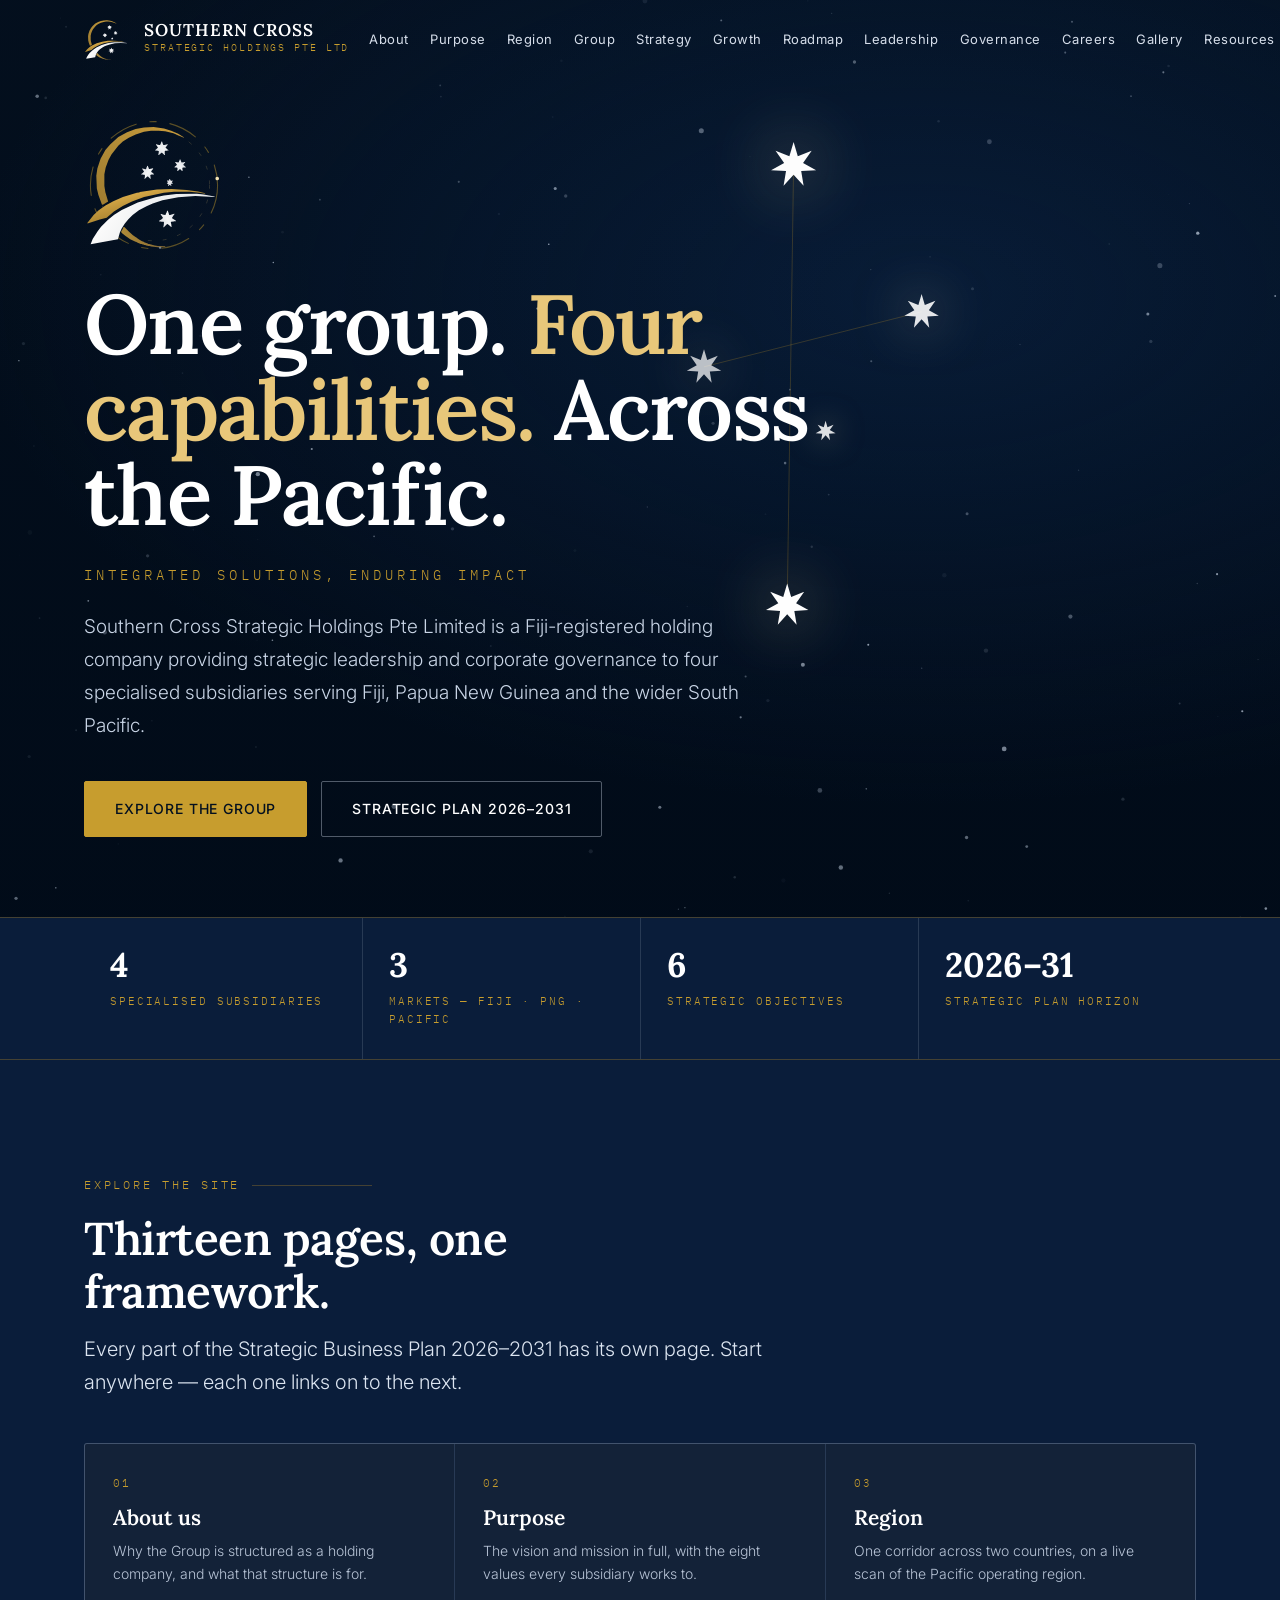
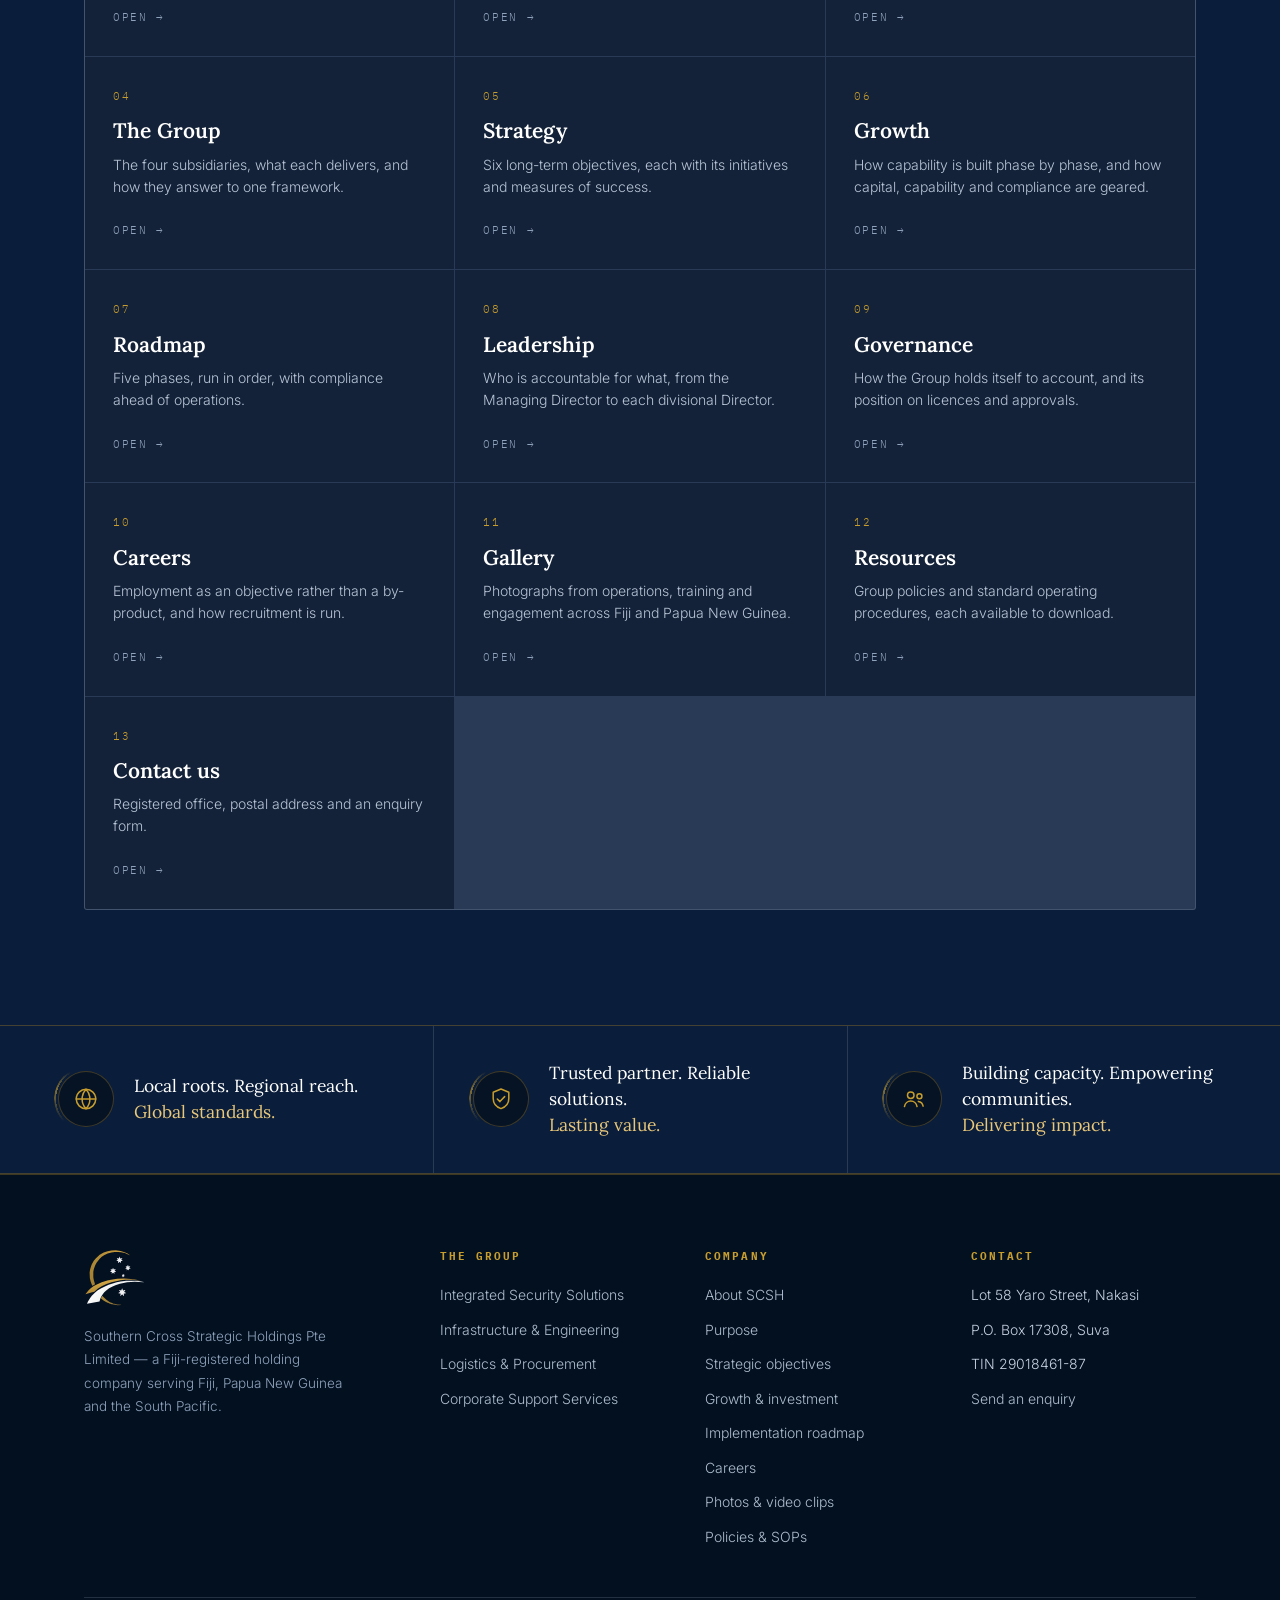
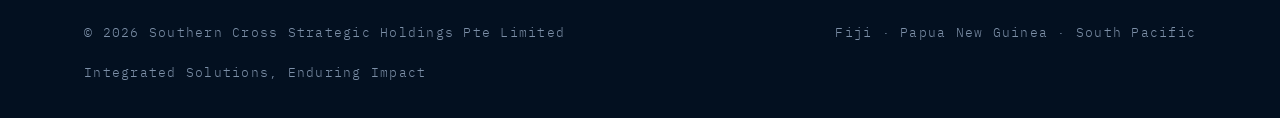
<file: index.html>
<!DOCTYPE html>
<html lang="en">
<head>
<meta charset="utf-8">
<meta name="viewport" content="width=device-width, initial-scale=1">
<title>One group. Four capabilities. Across the Pacific. &mdash; Southern Cross Strategic Holdings Pte Limited</title>
<meta name="description" content="Southern Cross Strategic Holdings Pte Limited is a Fiji-registered holding company providing strategic leadership and corporate governance to four specialised subsidiaries serving Fiji, Papua New Guinea and the wider South Pacific.">
<link rel="icon" href="data:image/svg+xml,%3Csvg xmlns='http://www.w3.org/2000/svg' viewBox='0 0 32 32'%3E%3Crect width='32' height='32' fill='%23041529'/%3E%3Cpath d='M16 5l2.1 6.4H24l-4.8 3.9 1.9 6.3L16 17.8l-5.1 3.8 1.9-6.3L8 11.4h5.9z' fill='%23D9A227'/%3E%3C/svg%3E">
<link rel="preconnect" href="https://fonts.googleapis.com">
<link rel="preconnect" href="https://fonts.gstatic.com" crossorigin>
<link href="https://fonts.googleapis.com/css2?family=Lora:wght@400;500;600;700&family=Inter:wght@300;400;500;600&family=IBM+Plex+Mono:wght@400;500&display=swap" rel="stylesheet">
<link rel="stylesheet" href="assets/css/site.css">

</head>
<body class="home">
<canvas id="deep" aria-hidden="true"></canvas>
<!-- Artwork note: every illustration here is drawn in SVG, so nothing is licensed
     from a stock library. To use real photographs, see the .plate rule in the
     stylesheet: swap the inline <svg> for <img src="images/photo.jpg" alt="">. -->

<svg width="0" height="0" style="position:absolute" aria-hidden="true">
  <symbol id="ic-eng" viewBox="0 0 24 24"><path d="M3 21h18M5 21V8l5-3v16M14 21V11h5v10M7.5 10.5h0M7.5 13.5h0M7.5 16.5h0M16.5 14h0M16.5 17h0"/></symbol>
  <symbol id="ic-sec" viewBox="0 0 24 24"><path d="M12 2.6 4.5 5.6v6.1c0 4.6 3.1 8.2 7.5 9.7 4.4-1.5 7.5-5.1 7.5-9.7V5.6Z"/><path d="M8.2 10.2 12 13.4l3.8-3.2M8.2 14.1 12 17.3l3.8-3.2"/></symbol>
  <symbol id="ic-log" viewBox="0 0 24 24"><circle cx="12" cy="12" r="9.2"/><path d="M2.8 12h18.4M12 2.8c2.5 2.6 3.8 5.9 3.8 9.2s-1.3 6.6-3.8 9.2c-2.5-2.6-3.8-5.9-3.8-9.2S9.5 5.4 12 2.8Z"/></symbol>
  <symbol id="ic-corp" viewBox="0 0 24 24"><path d="M7 3.5h10a1.5 1.5 0 0 1 1.5 1.5v14A1.5 1.5 0 0 1 17 20.5H7A1.5 1.5 0 0 1 5.5 19V5A1.5 1.5 0 0 1 7 3.5Z"/><path d="M9 8h6M9 12h6M9 16h3"/></symbol>
  <symbol id="ic-roots" viewBox="0 0 24 24"><circle cx="12" cy="12" r="9"/><path d="M3 12h18M12 3c2.4 2.6 3.6 5.7 3.6 9S14.4 18.4 12 21c-2.4-2.6-3.6-5.7-3.6-9S9.6 5.6 12 3Z"/></symbol>
  <symbol id="ic-trust" viewBox="0 0 24 24"><path d="M12 2.8 4.8 5.7v5.9c0 4.4 3 7.9 7.2 9.3 4.2-1.4 7.2-4.9 7.2-9.3V5.7Z"/><path d="m8.6 12 2.4 2.4 4.4-4.6"/></symbol>
  <symbol id="ic-people" viewBox="0 0 24 24"><circle cx="9" cy="8.5" r="3"/><circle cx="17" cy="9.5" r="2.3"/><path d="M3.2 19c.5-3.1 3-5.2 5.8-5.2s5.3 2.1 5.8 5.2M16 14.2c2.2.2 4 2 4.4 4.4"/></symbol>
  <symbol id="ic-md" viewBox="0 0 24 24"><circle cx="12" cy="8" r="3.6"/><path d="M4.6 20c.6-3.8 3.7-6.2 7.4-6.2s6.8 2.4 7.4 6.2"/></symbol>
  <symbol id="ic-ops" viewBox="0 0 24 24"><circle cx="12" cy="12" r="8.8"/><path d="m15.6 8.4-2 5.2-5.2 2 2-5.2Z"/></symbol>
  <symbol id="ic-med" viewBox="0 0 24 24"><path d="M12 3.2 4.8 6v6c0 4.4 3 7.9 7.2 9.2 4.2-1.3 7.2-4.8 7.2-9.2V6Z"/><path d="M12 8.6v6M9 11.6h6"/></symbol>
</svg>
<header id="hdr">
  <div class="wrap bar">
    <a class="brand" href="index.html" aria-label="Southern Cross Strategic Holdings, home">
      <svg class="logo-anim" viewBox="0 0 262 245" aria-hidden="true">
  <g class="lgo-orbit" fill="none" stroke-linecap="round">
    <circle class="lgo-ring lgo-ring-1" cx="131" cy="122" r="119"
            stroke="#C79D2E" stroke-opacity=".45" stroke-width="2"
            stroke-dasharray="54 26 12 26"/>
    <circle class="lgo-ring lgo-ring-2" cx="131" cy="122" r="104"
            stroke="#E8C77A" stroke-opacity=".28" stroke-width="1.2"
            stroke-dasharray="6 22"/>
    <path id="hdtrk" d="M131 3a119 119 0 1 1 0 238a119 119 0 1 1 0-238"
          fill="none" stroke="none"/>
    <circle class="lgo-comet" r="3.4" fill="#F4E3B4">
      <animateMotion dur="7s" repeatCount="indefinite" rotate="auto">
        <mpath href="#hdtrk"/>
      </animateMotion>
    </circle>
  </g>
  <defs>
    <linearGradient id="hdg0" gradientUnits="userSpaceOnUse" x1="126.0" y1="207.4" x2="82.2" y2="228.6"><stop offset="0" stop-color="#866C36"/><stop offset="0.5" stop-color="#9D7C35"/><stop offset="1" stop-color="#AD8938"/></linearGradient>
    <linearGradient id="hdg1" gradientUnits="userSpaceOnUse" x1="88.3" y1="169.9" x2="81.6" y2="142.8"><stop offset="0" stop-color="#B28B35"/><stop offset="0.5" stop-color="#C1973D"/><stop offset="1" stop-color="#D3A645"/></linearGradient>
    <linearGradient id="hdg2" gradientUnits="userSpaceOnUse" x1="11.4" y1="124.4" x2="131.8" y2="-1.2"><stop offset="0" stop-color="#A37F31"/><stop offset="0.5" stop-color="#B18C37"/><stop offset="1" stop-color="#C4983A"/></linearGradient>
    <linearGradient id="hdg3" gradientUnits="userSpaceOnUse" x1="166.9" y1="182.2" x2="146.1" y2="189.1"><stop offset="0" stop-color="#E8EAED"/><stop offset="0.5" stop-color="#F4F5F6"/><stop offset="1" stop-color="#E4E5E8"/></linearGradient>
    <linearGradient id="hdg4" gradientUnits="userSpaceOnUse" x1="137.7" y1="223.3" x2="61.0" y2="166.4"><stop offset="0" stop-color="#E9EBED"/><stop offset="0.5" stop-color="#F0F1F2"/><stop offset="1" stop-color="#FAFAFA"/></linearGradient>
    <linearGradient id="hdg5" gradientUnits="userSpaceOnUse" x1="163.4" y1="120.9" x2="157.6" y2="113.3"><stop offset="0" stop-color="#CACDD4"/><stop offset="0.5" stop-color="#EAEAEE"/><stop offset="1" stop-color="#D9DADF"/></linearGradient>
    <linearGradient id="hdg6" gradientUnits="userSpaceOnUse" x1="125.5" y1="104.4" x2="112.9" y2="92.6"><stop offset="0" stop-color="#E6E9EB"/><stop offset="0.5" stop-color="#F3F4F5"/><stop offset="1" stop-color="#E2E4E8"/></linearGradient>
    <linearGradient id="hdg7" gradientUnits="userSpaceOnUse" x1="186.3" y1="81.5" x2="173.1" y2="89.2"><stop offset="0" stop-color="#DCE0E4"/><stop offset="0.5" stop-color="#EFF0F3"/><stop offset="1" stop-color="#E8EAED"/></linearGradient>
    <linearGradient id="hdg8" gradientUnits="userSpaceOnUse" x1="140.9" y1="61.2" x2="150.4" y2="45.5"><stop offset="0" stop-color="#DEE2E6"/><stop offset="0.5" stop-color="#F2F3F4"/><stop offset="1" stop-color="#E6E8EB"/></linearGradient>
  </defs>
  
  <path class="lgo-arc lgo-a4" fill="url(#hdg0)" fill-rule="evenodd" d="M 69.62,208.38 L 69.88,210.62 L 72.38,213.00 L 78.50,217.75 L 86.50,223.00 L 96.50,228.00 L 97.25,228.00 L 100.62,229.75 L 106.25,231.88 L 108.00,232.12 L 109.88,233.00 L 111.38,233.12 L 112.50,233.88 L 114.25,234.00 L 116.50,234.88 L 119.00,235.12 L 120.25,235.75 L 122.38,235.88 L 126.12,236.75 L 138.12,238.00 L 152.00,237.50 L 152.00,236.50 L 138.12,235.88 L 135.62,235.12 L 132.50,234.88 L 123.62,232.75 L 122.12,232.00 L 120.38,231.88 L 119.12,231.00 L 112.62,228.75 L 111.75,228.00 L 108.62,226.75 L 103.12,223.75 L 91.62,215.62 L 83.88,208.62 L 75.50,200.12 L 74.00,200.25 L 70.75,207.12 Z"/>
  <path class="lgo-arc lgo-a2" fill="url(#hdg1)" fill-rule="evenodd" d="M 226.62,136.88 L 213.50,134.00 L 191.88,130.88 L 164.12,129.25 L 136.50,130.00 L 104.50,134.88 L 103.50,135.75 L 98.88,136.12 L 72.75,144.00 L 54.75,152.00 L 40.12,160.00 L 27.50,169.12 L 18.00,178.00 L 6.50,192.25 L 6.50,193.62 L 29.62,186.00 L 42.38,183.00 L 56.00,171.25 L 72.50,160.88 L 89.88,152.38 L 112.38,144.12 L 149.50,136.25 L 168.50,134.38 L 197.62,134.38 L 215.62,136.12 L 226.62,137.88 Z"/>
  <path class="lgo-arc lgo-a1" fill="url(#hdg2)" fill-rule="evenodd" d="M 186.75,32.38 L 176.25,25.88 L 163.12,20.00 L 149.75,15.88 L 130.25,13.12 L 112.38,13.88 L 96.62,17.00 L 80.62,22.88 L 64.25,32.00 L 48.88,45.88 L 40.00,56.38 L 31.00,72.50 L 25.00,90.62 L 23.00,104.38 L 24.00,128.38 L 27.12,141.00 L 33.50,158.00 L 35.25,158.50 L 45.12,152.50 L 40.00,135.25 L 38.12,123.50 L 38.12,101.62 L 40.62,88.75 L 46.00,74.62 L 51.38,64.50 L 64.12,48.25 L 72.62,40.38 L 83.88,33.25 L 96.75,27.00 L 112.25,22.12 L 125.38,20.25 L 139.75,20.00 L 151.75,21.12 L 167.38,25.00 L 186.75,33.38 Z"/>
  <path class="lgo-star lgo-s1" fill="url(#hdg3)" fill-rule="evenodd" d="M 169.25,175.62 L 168.25,175.62 L 167.50,176.12 L 165.50,176.50 L 161.25,178.00 L 159.88,178.00 L 159.25,177.12 L 158.25,173.75 L 157.25,171.38 L 156.88,169.75 L 155.75,169.62 L 155.25,170.50 L 155.00,172.00 L 153.25,175.62 L 152.88,177.00 L 152.12,177.88 L 151.00,177.88 L 150.25,177.38 L 148.62,177.12 L 144.88,175.88 L 143.50,175.88 L 143.50,176.88 L 147.50,182.38 L 147.62,183.62 L 145.25,185.62 L 140.62,188.50 L 140.75,189.75 L 142.88,189.75 L 145.50,190.25 L 148.88,190.38 L 149.50,190.75 L 149.62,192.62 L 149.25,196.38 L 148.50,199.62 L 148.50,200.62 L 149.50,200.62 L 152.25,197.75 L 155.62,194.75 L 157.00,194.88 L 161.12,198.50 L 162.88,200.38 L 163.88,200.38 L 163.50,196.25 L 162.62,192.25 L 162.62,191.12 L 163.38,190.50 L 167.75,190.12 L 169.25,189.62 L 172.12,189.50 L 172.12,188.38 L 170.75,187.75 L 164.88,183.75 L 165.00,182.38 L 168.00,177.88 L 169.25,176.62 Z"/>
  <path class="lgo-arc lgo-a3" fill="url(#hdg4)" fill-rule="evenodd" d="M 244.38,143.12 L 223.50,139.38 L 211.12,138.25 L 172.75,138.62 L 149.62,141.38 L 133.88,144.50 L 100.62,154.50 L 70.62,168.38 L 56.50,177.50 L 45.50,186.25 L 31.88,199.88 L 25.25,208.50 L 16.25,222.88 L 12.38,232.62 L 63.50,223.25 L 67.12,210.62 L 70.25,203.62 L 76.12,194.25 L 83.00,185.75 L 91.00,178.00 L 102.75,169.12 L 117.00,161.25 L 128.62,156.25 L 146.88,150.38 L 176.38,144.50 L 208.25,142.38 L 244.38,144.12 Z"/>
  <path class="lgo-star lgo-s5" fill="url(#hdg5)" fill-rule="evenodd" d="M 159.88,110.25 L 159.62,110.62 L 159.50,112.25 L 159.25,112.75 L 158.88,113.12 L 158.50,113.38 L 155.38,113.38 L 155.38,114.50 L 156.62,115.62 L 156.75,115.88 L 156.75,116.88 L 156.25,117.50 L 155.75,117.75 L 155.12,118.25 L 155.25,119.38 L 155.50,119.50 L 157.00,119.50 L 157.38,119.62 L 158.00,120.25 L 158.00,121.38 L 157.50,122.38 L 157.50,123.38 L 158.62,123.38 L 158.88,123.12 L 159.12,122.62 L 159.88,121.75 L 161.00,121.75 L 161.88,122.75 L 162.12,123.25 L 162.50,123.50 L 163.50,123.50 L 163.50,122.38 L 163.00,121.38 L 163.00,120.25 L 163.12,120.00 L 163.38,119.75 L 164.12,119.38 L 166.25,119.38 L 166.12,118.12 L 166.00,118.12 L 164.88,117.38 L 164.50,117.00 L 164.50,115.88 L 165.75,114.62 L 165.88,114.38 L 165.88,113.38 L 164.88,113.38 L 164.50,113.62 L 163.00,113.62 L 162.50,113.38 L 161.75,112.62 L 161.38,111.88 L 161.12,111.00 L 161.12,110.50 L 160.88,110.25 Z"/>
  <path class="lgo-star lgo-s3" fill="url(#hdg6)" fill-rule="evenodd" d="M 108.88,90.75 L 108.88,91.88 L 110.00,93.00 L 111.25,95.00 L 112.12,95.88 L 112.12,97.00 L 109.38,99.50 L 107.12,101.00 L 107.12,102.00 L 109.62,102.12 L 111.62,102.50 L 113.38,102.50 L 113.88,103.00 L 114.00,105.62 L 113.75,106.38 L 113.75,107.50 L 113.12,109.00 L 113.12,110.00 L 114.12,110.00 L 118.38,105.62 L 119.75,105.75 L 123.88,110.00 L 124.88,110.00 L 124.88,108.50 L 124.50,107.62 L 124.50,106.12 L 124.12,104.62 L 124.12,103.38 L 124.38,102.88 L 125.12,102.38 L 126.38,102.12 L 130.88,101.88 L 130.88,100.88 L 127.62,98.25 L 126.62,97.75 L 125.88,97.00 L 126.00,95.62 L 127.25,94.25 L 128.00,93.00 L 129.25,91.75 L 129.38,90.50 L 128.38,90.50 L 127.62,91.00 L 124.50,91.25 L 123.50,91.75 L 122.12,91.75 L 121.62,91.38 L 121.00,90.25 L 120.75,88.75 L 119.88,87.50 L 119.88,86.62 L 119.50,85.75 L 118.25,85.88 L 118.00,86.50 L 118.00,87.25 L 117.00,88.88 L 116.75,90.12 L 116.00,91.50 L 115.50,92.00 L 114.38,92.00 L 112.25,91.12 L 110.75,91.12 L 109.88,90.75 Z"/>
  <path class="lgo-star lgo-s4" fill="url(#hdg7)" fill-rule="evenodd" d="M 189.25,78.50 L 188.00,78.50 L 186.75,79.00 L 184.62,79.25 L 184.00,79.75 L 182.88,79.75 L 182.00,78.62 L 181.62,76.88 L 181.00,75.88 L 180.75,75.12 L 180.75,74.38 L 180.50,73.88 L 179.25,73.75 L 178.50,76.25 L 177.88,77.25 L 177.75,78.25 L 176.75,79.50 L 175.75,79.50 L 174.38,79.00 L 173.12,79.00 L 172.12,78.50 L 170.75,78.50 L 170.75,79.62 L 172.00,80.88 L 172.88,82.25 L 173.62,83.00 L 173.62,84.25 L 171.00,86.75 L 170.12,87.25 L 169.50,87.88 L 169.50,88.88 L 173.62,89.00 L 174.38,89.25 L 174.75,89.62 L 175.00,90.25 L 174.88,93.62 L 174.62,94.12 L 174.62,95.50 L 175.75,95.50 L 178.00,93.00 L 179.00,92.25 L 180.38,92.38 L 183.38,95.38 L 184.38,95.38 L 184.38,92.38 L 184.12,91.62 L 184.12,89.88 L 184.25,89.62 L 185.00,89.12 L 187.88,89.00 L 190.12,89.12 L 190.50,89.00 L 190.50,88.00 L 189.12,87.00 L 187.38,85.38 L 186.50,84.88 L 186.00,84.25 L 186.00,83.12 L 186.88,82.38 L 187.75,81.12 L 189.25,79.62 Z"/>
  <path class="lgo-star lgo-s2" fill="url(#hdg8)" fill-rule="evenodd" d="M 156.62,45.25 L 155.62,45.25 L 154.25,46.00 L 152.25,46.25 L 150.25,47.00 L 148.88,47.00 L 148.12,46.25 L 148.00,45.38 L 147.38,44.25 L 147.38,43.75 L 147.00,43.12 L 146.12,40.25 L 145.00,40.12 L 144.75,41.25 L 144.12,42.50 L 144.00,43.38 L 143.12,44.88 L 142.75,46.25 L 142.12,46.88 L 140.62,47.00 L 138.38,46.12 L 136.62,45.88 L 136.00,45.38 L 134.88,45.38 L 134.88,46.62 L 135.62,47.25 L 136.12,48.25 L 138.12,50.88 L 138.12,52.12 L 134.12,55.62 L 133.12,56.12 L 133.25,57.25 L 138.25,57.62 L 139.25,57.88 L 139.75,58.25 L 140.00,58.75 L 140.00,59.75 L 139.50,62.00 L 139.50,63.25 L 139.12,64.25 L 139.25,65.62 L 140.25,65.62 L 141.75,64.00 L 143.38,62.75 L 144.88,61.25 L 146.00,61.25 L 149.00,63.88 L 150.38,65.38 L 151.50,65.38 L 151.50,64.25 L 151.12,63.12 L 151.12,58.25 L 151.88,57.62 L 154.62,57.62 L 156.00,57.25 L 158.12,57.12 L 158.00,56.00 L 156.88,55.50 L 152.88,52.00 L 153.00,50.75 L 153.88,49.88 L 155.25,47.88 L 156.50,46.62 Z"/>
</svg>
      <span><b>SOUTHERN CROSS</b><span>Strategic Holdings Pte Ltd</span></span>
    </a>
    <button class="burger" id="burger" aria-label="Open menu" aria-expanded="false"><span></span><span></span><span></span></button>
    <nav id="nav">
      <a class="nav-home active" href="index.html">Home</a>
      <a href="about.html">About</a>
      <a href="purpose.html">Purpose</a>
      <a href="region.html">Region</a>
      <a href="group.html">Group</a>
      <a href="strategy.html">Strategy</a>
      <a href="growth.html">Growth</a>
      <a href="roadmap.html">Roadmap</a>
      <a href="leadership.html">Leadership</a>
      <a href="governance.html">Governance</a>
      <a href="careers.html">Careers</a>
      <a href="gallery.html">Gallery</a>
      <a href="resources.html">Resources</a>
      <a class="cta" href="contact.html">Contact us</a>
    </nav>
  </div>
</header>


<main>
<!-- ================= HERO ================= -->
<section class="hero" id="home">
  <canvas id="sky" aria-hidden="true"></canvas>
  <div class="wrap">
    <svg class="logo-anim hero-emblem" viewBox="0 0 262 245" aria-hidden="true">
  <g class="lgo-orbit" fill="none" stroke-linecap="round">
    <circle class="lgo-ring lgo-ring-1" cx="131" cy="122" r="119"
            stroke="#C79D2E" stroke-opacity=".45" stroke-width="2"
            stroke-dasharray="54 26 12 26"/>
    <circle class="lgo-ring lgo-ring-2" cx="131" cy="122" r="104"
            stroke="#E8C77A" stroke-opacity=".28" stroke-width="1.2"
            stroke-dasharray="6 22"/>
    <path id="hrtrk" d="M131 3a119 119 0 1 1 0 238a119 119 0 1 1 0-238"
          fill="none" stroke="none"/>
    <circle class="lgo-comet" r="3.4" fill="#F4E3B4">
      <animateMotion dur="7s" repeatCount="indefinite" rotate="auto">
        <mpath href="#hrtrk"/>
      </animateMotion>
    </circle>
  </g>
  <defs>
    <linearGradient id="hrg0" gradientUnits="userSpaceOnUse" x1="126.0" y1="207.4" x2="82.2" y2="228.6"><stop offset="0" stop-color="#866C36"/><stop offset="0.5" stop-color="#9D7C35"/><stop offset="1" stop-color="#AD8938"/></linearGradient>
    <linearGradient id="hrg1" gradientUnits="userSpaceOnUse" x1="88.3" y1="169.9" x2="81.6" y2="142.8"><stop offset="0" stop-color="#B28B35"/><stop offset="0.5" stop-color="#C1973D"/><stop offset="1" stop-color="#D3A645"/></linearGradient>
    <linearGradient id="hrg2" gradientUnits="userSpaceOnUse" x1="11.4" y1="124.4" x2="131.8" y2="-1.2"><stop offset="0" stop-color="#A37F31"/><stop offset="0.5" stop-color="#B18C37"/><stop offset="1" stop-color="#C4983A"/></linearGradient>
    <linearGradient id="hrg3" gradientUnits="userSpaceOnUse" x1="166.9" y1="182.2" x2="146.1" y2="189.1"><stop offset="0" stop-color="#E8EAED"/><stop offset="0.5" stop-color="#F4F5F6"/><stop offset="1" stop-color="#E4E5E8"/></linearGradient>
    <linearGradient id="hrg4" gradientUnits="userSpaceOnUse" x1="137.7" y1="223.3" x2="61.0" y2="166.4"><stop offset="0" stop-color="#E9EBED"/><stop offset="0.5" stop-color="#F0F1F2"/><stop offset="1" stop-color="#FAFAFA"/></linearGradient>
    <linearGradient id="hrg5" gradientUnits="userSpaceOnUse" x1="163.4" y1="120.9" x2="157.6" y2="113.3"><stop offset="0" stop-color="#CACDD4"/><stop offset="0.5" stop-color="#EAEAEE"/><stop offset="1" stop-color="#D9DADF"/></linearGradient>
    <linearGradient id="hrg6" gradientUnits="userSpaceOnUse" x1="125.5" y1="104.4" x2="112.9" y2="92.6"><stop offset="0" stop-color="#E6E9EB"/><stop offset="0.5" stop-color="#F3F4F5"/><stop offset="1" stop-color="#E2E4E8"/></linearGradient>
    <linearGradient id="hrg7" gradientUnits="userSpaceOnUse" x1="186.3" y1="81.5" x2="173.1" y2="89.2"><stop offset="0" stop-color="#DCE0E4"/><stop offset="0.5" stop-color="#EFF0F3"/><stop offset="1" stop-color="#E8EAED"/></linearGradient>
    <linearGradient id="hrg8" gradientUnits="userSpaceOnUse" x1="140.9" y1="61.2" x2="150.4" y2="45.5"><stop offset="0" stop-color="#DEE2E6"/><stop offset="0.5" stop-color="#F2F3F4"/><stop offset="1" stop-color="#E6E8EB"/></linearGradient>
  </defs>
  
  <path class="lgo-arc lgo-a4" fill="url(#hrg0)" fill-rule="evenodd" d="M 69.62,208.38 L 69.88,210.62 L 72.38,213.00 L 78.50,217.75 L 86.50,223.00 L 96.50,228.00 L 97.25,228.00 L 100.62,229.75 L 106.25,231.88 L 108.00,232.12 L 109.88,233.00 L 111.38,233.12 L 112.50,233.88 L 114.25,234.00 L 116.50,234.88 L 119.00,235.12 L 120.25,235.75 L 122.38,235.88 L 126.12,236.75 L 138.12,238.00 L 152.00,237.50 L 152.00,236.50 L 138.12,235.88 L 135.62,235.12 L 132.50,234.88 L 123.62,232.75 L 122.12,232.00 L 120.38,231.88 L 119.12,231.00 L 112.62,228.75 L 111.75,228.00 L 108.62,226.75 L 103.12,223.75 L 91.62,215.62 L 83.88,208.62 L 75.50,200.12 L 74.00,200.25 L 70.75,207.12 Z"/>
  <path class="lgo-arc lgo-a2" fill="url(#hrg1)" fill-rule="evenodd" d="M 226.62,136.88 L 213.50,134.00 L 191.88,130.88 L 164.12,129.25 L 136.50,130.00 L 104.50,134.88 L 103.50,135.75 L 98.88,136.12 L 72.75,144.00 L 54.75,152.00 L 40.12,160.00 L 27.50,169.12 L 18.00,178.00 L 6.50,192.25 L 6.50,193.62 L 29.62,186.00 L 42.38,183.00 L 56.00,171.25 L 72.50,160.88 L 89.88,152.38 L 112.38,144.12 L 149.50,136.25 L 168.50,134.38 L 197.62,134.38 L 215.62,136.12 L 226.62,137.88 Z"/>
  <path class="lgo-arc lgo-a1" fill="url(#hrg2)" fill-rule="evenodd" d="M 186.75,32.38 L 176.25,25.88 L 163.12,20.00 L 149.75,15.88 L 130.25,13.12 L 112.38,13.88 L 96.62,17.00 L 80.62,22.88 L 64.25,32.00 L 48.88,45.88 L 40.00,56.38 L 31.00,72.50 L 25.00,90.62 L 23.00,104.38 L 24.00,128.38 L 27.12,141.00 L 33.50,158.00 L 35.25,158.50 L 45.12,152.50 L 40.00,135.25 L 38.12,123.50 L 38.12,101.62 L 40.62,88.75 L 46.00,74.62 L 51.38,64.50 L 64.12,48.25 L 72.62,40.38 L 83.88,33.25 L 96.75,27.00 L 112.25,22.12 L 125.38,20.25 L 139.75,20.00 L 151.75,21.12 L 167.38,25.00 L 186.75,33.38 Z"/>
  <path class="lgo-star lgo-s1" fill="url(#hrg3)" fill-rule="evenodd" d="M 169.25,175.62 L 168.25,175.62 L 167.50,176.12 L 165.50,176.50 L 161.25,178.00 L 159.88,178.00 L 159.25,177.12 L 158.25,173.75 L 157.25,171.38 L 156.88,169.75 L 155.75,169.62 L 155.25,170.50 L 155.00,172.00 L 153.25,175.62 L 152.88,177.00 L 152.12,177.88 L 151.00,177.88 L 150.25,177.38 L 148.62,177.12 L 144.88,175.88 L 143.50,175.88 L 143.50,176.88 L 147.50,182.38 L 147.62,183.62 L 145.25,185.62 L 140.62,188.50 L 140.75,189.75 L 142.88,189.75 L 145.50,190.25 L 148.88,190.38 L 149.50,190.75 L 149.62,192.62 L 149.25,196.38 L 148.50,199.62 L 148.50,200.62 L 149.50,200.62 L 152.25,197.75 L 155.62,194.75 L 157.00,194.88 L 161.12,198.50 L 162.88,200.38 L 163.88,200.38 L 163.50,196.25 L 162.62,192.25 L 162.62,191.12 L 163.38,190.50 L 167.75,190.12 L 169.25,189.62 L 172.12,189.50 L 172.12,188.38 L 170.75,187.75 L 164.88,183.75 L 165.00,182.38 L 168.00,177.88 L 169.25,176.62 Z"/>
  <path class="lgo-arc lgo-a3" fill="url(#hrg4)" fill-rule="evenodd" d="M 244.38,143.12 L 223.50,139.38 L 211.12,138.25 L 172.75,138.62 L 149.62,141.38 L 133.88,144.50 L 100.62,154.50 L 70.62,168.38 L 56.50,177.50 L 45.50,186.25 L 31.88,199.88 L 25.25,208.50 L 16.25,222.88 L 12.38,232.62 L 63.50,223.25 L 67.12,210.62 L 70.25,203.62 L 76.12,194.25 L 83.00,185.75 L 91.00,178.00 L 102.75,169.12 L 117.00,161.25 L 128.62,156.25 L 146.88,150.38 L 176.38,144.50 L 208.25,142.38 L 244.38,144.12 Z"/>
  <path class="lgo-star lgo-s5" fill="url(#hrg5)" fill-rule="evenodd" d="M 159.88,110.25 L 159.62,110.62 L 159.50,112.25 L 159.25,112.75 L 158.88,113.12 L 158.50,113.38 L 155.38,113.38 L 155.38,114.50 L 156.62,115.62 L 156.75,115.88 L 156.75,116.88 L 156.25,117.50 L 155.75,117.75 L 155.12,118.25 L 155.25,119.38 L 155.50,119.50 L 157.00,119.50 L 157.38,119.62 L 158.00,120.25 L 158.00,121.38 L 157.50,122.38 L 157.50,123.38 L 158.62,123.38 L 158.88,123.12 L 159.12,122.62 L 159.88,121.75 L 161.00,121.75 L 161.88,122.75 L 162.12,123.25 L 162.50,123.50 L 163.50,123.50 L 163.50,122.38 L 163.00,121.38 L 163.00,120.25 L 163.12,120.00 L 163.38,119.75 L 164.12,119.38 L 166.25,119.38 L 166.12,118.12 L 166.00,118.12 L 164.88,117.38 L 164.50,117.00 L 164.50,115.88 L 165.75,114.62 L 165.88,114.38 L 165.88,113.38 L 164.88,113.38 L 164.50,113.62 L 163.00,113.62 L 162.50,113.38 L 161.75,112.62 L 161.38,111.88 L 161.12,111.00 L 161.12,110.50 L 160.88,110.25 Z"/>
  <path class="lgo-star lgo-s3" fill="url(#hrg6)" fill-rule="evenodd" d="M 108.88,90.75 L 108.88,91.88 L 110.00,93.00 L 111.25,95.00 L 112.12,95.88 L 112.12,97.00 L 109.38,99.50 L 107.12,101.00 L 107.12,102.00 L 109.62,102.12 L 111.62,102.50 L 113.38,102.50 L 113.88,103.00 L 114.00,105.62 L 113.75,106.38 L 113.75,107.50 L 113.12,109.00 L 113.12,110.00 L 114.12,110.00 L 118.38,105.62 L 119.75,105.75 L 123.88,110.00 L 124.88,110.00 L 124.88,108.50 L 124.50,107.62 L 124.50,106.12 L 124.12,104.62 L 124.12,103.38 L 124.38,102.88 L 125.12,102.38 L 126.38,102.12 L 130.88,101.88 L 130.88,100.88 L 127.62,98.25 L 126.62,97.75 L 125.88,97.00 L 126.00,95.62 L 127.25,94.25 L 128.00,93.00 L 129.25,91.75 L 129.38,90.50 L 128.38,90.50 L 127.62,91.00 L 124.50,91.25 L 123.50,91.75 L 122.12,91.75 L 121.62,91.38 L 121.00,90.25 L 120.75,88.75 L 119.88,87.50 L 119.88,86.62 L 119.50,85.75 L 118.25,85.88 L 118.00,86.50 L 118.00,87.25 L 117.00,88.88 L 116.75,90.12 L 116.00,91.50 L 115.50,92.00 L 114.38,92.00 L 112.25,91.12 L 110.75,91.12 L 109.88,90.75 Z"/>
  <path class="lgo-star lgo-s4" fill="url(#hrg7)" fill-rule="evenodd" d="M 189.25,78.50 L 188.00,78.50 L 186.75,79.00 L 184.62,79.25 L 184.00,79.75 L 182.88,79.75 L 182.00,78.62 L 181.62,76.88 L 181.00,75.88 L 180.75,75.12 L 180.75,74.38 L 180.50,73.88 L 179.25,73.75 L 178.50,76.25 L 177.88,77.25 L 177.75,78.25 L 176.75,79.50 L 175.75,79.50 L 174.38,79.00 L 173.12,79.00 L 172.12,78.50 L 170.75,78.50 L 170.75,79.62 L 172.00,80.88 L 172.88,82.25 L 173.62,83.00 L 173.62,84.25 L 171.00,86.75 L 170.12,87.25 L 169.50,87.88 L 169.50,88.88 L 173.62,89.00 L 174.38,89.25 L 174.75,89.62 L 175.00,90.25 L 174.88,93.62 L 174.62,94.12 L 174.62,95.50 L 175.75,95.50 L 178.00,93.00 L 179.00,92.25 L 180.38,92.38 L 183.38,95.38 L 184.38,95.38 L 184.38,92.38 L 184.12,91.62 L 184.12,89.88 L 184.25,89.62 L 185.00,89.12 L 187.88,89.00 L 190.12,89.12 L 190.50,89.00 L 190.50,88.00 L 189.12,87.00 L 187.38,85.38 L 186.50,84.88 L 186.00,84.25 L 186.00,83.12 L 186.88,82.38 L 187.75,81.12 L 189.25,79.62 Z"/>
  <path class="lgo-star lgo-s2" fill="url(#hrg8)" fill-rule="evenodd" d="M 156.62,45.25 L 155.62,45.25 L 154.25,46.00 L 152.25,46.25 L 150.25,47.00 L 148.88,47.00 L 148.12,46.25 L 148.00,45.38 L 147.38,44.25 L 147.38,43.75 L 147.00,43.12 L 146.12,40.25 L 145.00,40.12 L 144.75,41.25 L 144.12,42.50 L 144.00,43.38 L 143.12,44.88 L 142.75,46.25 L 142.12,46.88 L 140.62,47.00 L 138.38,46.12 L 136.62,45.88 L 136.00,45.38 L 134.88,45.38 L 134.88,46.62 L 135.62,47.25 L 136.12,48.25 L 138.12,50.88 L 138.12,52.12 L 134.12,55.62 L 133.12,56.12 L 133.25,57.25 L 138.25,57.62 L 139.25,57.88 L 139.75,58.25 L 140.00,58.75 L 140.00,59.75 L 139.50,62.00 L 139.50,63.25 L 139.12,64.25 L 139.25,65.62 L 140.25,65.62 L 141.75,64.00 L 143.38,62.75 L 144.88,61.25 L 146.00,61.25 L 149.00,63.88 L 150.38,65.38 L 151.50,65.38 L 151.50,64.25 L 151.12,63.12 L 151.12,58.25 L 151.88,57.62 L 154.62,57.62 L 156.00,57.25 L 158.12,57.12 L 158.00,56.00 L 156.88,55.50 L 152.88,52.00 L 153.00,50.75 L 153.88,49.88 L 155.25,47.88 L 156.50,46.62 Z"/>
</svg>
    <h1>One group. <em>Four capabilities.</em> Across the Pacific.</h1>
    <p class="hero-motto">Integrated Solutions, Enduring Impact</p>
    <p class="hero-sub">Southern Cross Strategic Holdings Pte Limited is a Fiji-registered holding company providing strategic leadership and corporate governance to four specialised subsidiaries serving Fiji, Papua New Guinea and the wider South Pacific.</p>
    <div class="hero-act">
      <a class="btn" href="group.html">Explore the Group</a>
      <a class="btn btn--ghost" href="strategy.html">Strategic Plan 2026&ndash;2031</a>
    </div>
  </div>
</section>
<!-- ================= CORRIDOR ================= -->
<section class="corridor">
  <div class="wrap">
    <div class="stat"><b>4</b><span>Specialised subsidiaries</span></div>
    <div class="stat"><b>3</b><span>Markets &mdash; Fiji · PNG · Pacific</span></div>
    <div class="stat"><b>6</b><span>Strategic objectives</span></div>
    <div class="stat"><b>2026&ndash;31</b><span>Strategic plan horizon</span></div>
  </div>
</section>
<!-- ================= SITE INDEX ================= -->
<section class="sec" id="explore">
  <div class="wrap">
    <p class="eyebrow rv">Explore the site</p>
    <h2 class="title rv" style="margin-bottom:14px">Thirteen pages, one framework.</h2>
    <p class="lede rv" style="margin-bottom:44px">Every part of the Strategic Business Plan 2026&ndash;2031 has its own page. Start anywhere &mdash; each one links on to the next.</p>
    <div class="sitemap">
      <a class="smc rv" href="about.html">
        <span class="smn">01</span>
        <h3>About us</h3>
        <p>Why the Group is structured as a holding company, and what that structure is for.</p>
        <span class="smgo">Open &rarr;</span>
      </a>
      <a class="smc rv" href="purpose.html">
        <span class="smn">02</span>
        <h3>Purpose</h3>
        <p>The vision and mission in full, with the eight values every subsidiary works to.</p>
        <span class="smgo">Open &rarr;</span>
      </a>
      <a class="smc rv" href="region.html">
        <span class="smn">03</span>
        <h3>Region</h3>
        <p>One corridor across two countries, on a live scan of the Pacific operating region.</p>
        <span class="smgo">Open &rarr;</span>
      </a>
      <a class="smc rv" href="group.html">
        <span class="smn">04</span>
        <h3>The Group</h3>
        <p>The four subsidiaries, what each delivers, and how they answer to one framework.</p>
        <span class="smgo">Open &rarr;</span>
      </a>
      <a class="smc rv" href="strategy.html">
        <span class="smn">05</span>
        <h3>Strategy</h3>
        <p>Six long-term objectives, each with its initiatives and measures of success.</p>
        <span class="smgo">Open &rarr;</span>
      </a>
      <a class="smc rv" href="growth.html">
        <span class="smn">06</span>
        <h3>Growth</h3>
        <p>How capability is built phase by phase, and how capital, capability and compliance are geared.</p>
        <span class="smgo">Open &rarr;</span>
      </a>
      <a class="smc rv" href="roadmap.html">
        <span class="smn">07</span>
        <h3>Roadmap</h3>
        <p>Five phases, run in order, with compliance ahead of operations.</p>
        <span class="smgo">Open &rarr;</span>
      </a>
      <a class="smc rv" href="leadership.html">
        <span class="smn">08</span>
        <h3>Leadership</h3>
        <p>Who is accountable for what, from the Managing Director to each divisional Director.</p>
        <span class="smgo">Open &rarr;</span>
      </a>
      <a class="smc rv" href="governance.html">
        <span class="smn">09</span>
        <h3>Governance</h3>
        <p>How the Group holds itself to account, and its position on licences and approvals.</p>
        <span class="smgo">Open &rarr;</span>
      </a>
      <a class="smc rv" href="careers.html">
        <span class="smn">10</span>
        <h3>Careers</h3>
        <p>Employment as an objective rather than a by-product, and how recruitment is run.</p>
        <span class="smgo">Open &rarr;</span>
      </a>
      <a class="smc rv" href="gallery.html">
        <span class="smn">11</span>
        <h3>Gallery</h3>
        <p>Photographs from operations, training and engagement across Fiji and Papua New Guinea.</p>
        <span class="smgo">Open &rarr;</span>
      </a>
      <a class="smc rv" href="resources.html">
        <span class="smn">12</span>
        <h3>Resources</h3>
        <p>Group policies and standard operating procedures, each available to download.</p>
        <span class="smgo">Open &rarr;</span>
      </a>
      <a class="smc rv" href="contact.html">
        <span class="smn">13</span>
        <h3>Contact us</h3>
        <p>Registered office, postal address and an enquiry form.</p>
        <span class="smgo">Open &rarr;</span>
      </a>
    </div>
  </div>
</section>
<!-- ================= PROMISE ================= -->
<section class="promise">
  <div class="wrap">
    <div class="pr"><span class="iconw"><svg><use href="#ic-roots"/></svg></span><p>Local roots. Regional reach.<span>Global standards.</span></p></div>
    <div class="pr"><span class="iconw"><svg><use href="#ic-trust"/></svg></span><p>Trusted partner. Reliable solutions.<span>Lasting value.</span></p></div>
    <div class="pr"><span class="iconw"><svg><use href="#ic-people"/></svg></span><p>Building capacity. Empowering communities.<span>Delivering impact.</span></p></div>
  </div>
</section>
</main>
<footer>
  <div class="wrap">
    <div class="foot">
      <div class="foot-brand">
        <svg class="logo-anim" viewBox="0 0 262 245" aria-hidden="true">
  <g class="lgo-orbit" fill="none" stroke-linecap="round">
    <circle class="lgo-ring lgo-ring-1" cx="131" cy="122" r="119"
            stroke="#C79D2E" stroke-opacity=".45" stroke-width="2"
            stroke-dasharray="54 26 12 26"/>
    <circle class="lgo-ring lgo-ring-2" cx="131" cy="122" r="104"
            stroke="#E8C77A" stroke-opacity=".28" stroke-width="1.2"
            stroke-dasharray="6 22"/>
    <path id="fttrk" d="M131 3a119 119 0 1 1 0 238a119 119 0 1 1 0-238"
          fill="none" stroke="none"/>
    <circle class="lgo-comet" r="3.4" fill="#F4E3B4">
      <animateMotion dur="7s" repeatCount="indefinite" rotate="auto">
        <mpath href="#fttrk"/>
      </animateMotion>
    </circle>
  </g>
  <defs>
    <linearGradient id="ftg0" gradientUnits="userSpaceOnUse" x1="126.0" y1="207.4" x2="82.2" y2="228.6"><stop offset="0" stop-color="#866C36"/><stop offset="0.5" stop-color="#9D7C35"/><stop offset="1" stop-color="#AD8938"/></linearGradient>
    <linearGradient id="ftg1" gradientUnits="userSpaceOnUse" x1="88.3" y1="169.9" x2="81.6" y2="142.8"><stop offset="0" stop-color="#B28B35"/><stop offset="0.5" stop-color="#C1973D"/><stop offset="1" stop-color="#D3A645"/></linearGradient>
    <linearGradient id="ftg2" gradientUnits="userSpaceOnUse" x1="11.4" y1="124.4" x2="131.8" y2="-1.2"><stop offset="0" stop-color="#A37F31"/><stop offset="0.5" stop-color="#B18C37"/><stop offset="1" stop-color="#C4983A"/></linearGradient>
    <linearGradient id="ftg3" gradientUnits="userSpaceOnUse" x1="166.9" y1="182.2" x2="146.1" y2="189.1"><stop offset="0" stop-color="#E8EAED"/><stop offset="0.5" stop-color="#F4F5F6"/><stop offset="1" stop-color="#E4E5E8"/></linearGradient>
    <linearGradient id="ftg4" gradientUnits="userSpaceOnUse" x1="137.7" y1="223.3" x2="61.0" y2="166.4"><stop offset="0" stop-color="#E9EBED"/><stop offset="0.5" stop-color="#F0F1F2"/><stop offset="1" stop-color="#FAFAFA"/></linearGradient>
    <linearGradient id="ftg5" gradientUnits="userSpaceOnUse" x1="163.4" y1="120.9" x2="157.6" y2="113.3"><stop offset="0" stop-color="#CACDD4"/><stop offset="0.5" stop-color="#EAEAEE"/><stop offset="1" stop-color="#D9DADF"/></linearGradient>
    <linearGradient id="ftg6" gradientUnits="userSpaceOnUse" x1="125.5" y1="104.4" x2="112.9" y2="92.6"><stop offset="0" stop-color="#E6E9EB"/><stop offset="0.5" stop-color="#F3F4F5"/><stop offset="1" stop-color="#E2E4E8"/></linearGradient>
    <linearGradient id="ftg7" gradientUnits="userSpaceOnUse" x1="186.3" y1="81.5" x2="173.1" y2="89.2"><stop offset="0" stop-color="#DCE0E4"/><stop offset="0.5" stop-color="#EFF0F3"/><stop offset="1" stop-color="#E8EAED"/></linearGradient>
    <linearGradient id="ftg8" gradientUnits="userSpaceOnUse" x1="140.9" y1="61.2" x2="150.4" y2="45.5"><stop offset="0" stop-color="#DEE2E6"/><stop offset="0.5" stop-color="#F2F3F4"/><stop offset="1" stop-color="#E6E8EB"/></linearGradient>
  </defs>
  
  <path class="lgo-arc lgo-a4" fill="url(#ftg0)" fill-rule="evenodd" d="M 69.62,208.38 L 69.88,210.62 L 72.38,213.00 L 78.50,217.75 L 86.50,223.00 L 96.50,228.00 L 97.25,228.00 L 100.62,229.75 L 106.25,231.88 L 108.00,232.12 L 109.88,233.00 L 111.38,233.12 L 112.50,233.88 L 114.25,234.00 L 116.50,234.88 L 119.00,235.12 L 120.25,235.75 L 122.38,235.88 L 126.12,236.75 L 138.12,238.00 L 152.00,237.50 L 152.00,236.50 L 138.12,235.88 L 135.62,235.12 L 132.50,234.88 L 123.62,232.75 L 122.12,232.00 L 120.38,231.88 L 119.12,231.00 L 112.62,228.75 L 111.75,228.00 L 108.62,226.75 L 103.12,223.75 L 91.62,215.62 L 83.88,208.62 L 75.50,200.12 L 74.00,200.25 L 70.75,207.12 Z"/>
  <path class="lgo-arc lgo-a2" fill="url(#ftg1)" fill-rule="evenodd" d="M 226.62,136.88 L 213.50,134.00 L 191.88,130.88 L 164.12,129.25 L 136.50,130.00 L 104.50,134.88 L 103.50,135.75 L 98.88,136.12 L 72.75,144.00 L 54.75,152.00 L 40.12,160.00 L 27.50,169.12 L 18.00,178.00 L 6.50,192.25 L 6.50,193.62 L 29.62,186.00 L 42.38,183.00 L 56.00,171.25 L 72.50,160.88 L 89.88,152.38 L 112.38,144.12 L 149.50,136.25 L 168.50,134.38 L 197.62,134.38 L 215.62,136.12 L 226.62,137.88 Z"/>
  <path class="lgo-arc lgo-a1" fill="url(#ftg2)" fill-rule="evenodd" d="M 186.75,32.38 L 176.25,25.88 L 163.12,20.00 L 149.75,15.88 L 130.25,13.12 L 112.38,13.88 L 96.62,17.00 L 80.62,22.88 L 64.25,32.00 L 48.88,45.88 L 40.00,56.38 L 31.00,72.50 L 25.00,90.62 L 23.00,104.38 L 24.00,128.38 L 27.12,141.00 L 33.50,158.00 L 35.25,158.50 L 45.12,152.50 L 40.00,135.25 L 38.12,123.50 L 38.12,101.62 L 40.62,88.75 L 46.00,74.62 L 51.38,64.50 L 64.12,48.25 L 72.62,40.38 L 83.88,33.25 L 96.75,27.00 L 112.25,22.12 L 125.38,20.25 L 139.75,20.00 L 151.75,21.12 L 167.38,25.00 L 186.75,33.38 Z"/>
  <path class="lgo-star lgo-s1" fill="url(#ftg3)" fill-rule="evenodd" d="M 169.25,175.62 L 168.25,175.62 L 167.50,176.12 L 165.50,176.50 L 161.25,178.00 L 159.88,178.00 L 159.25,177.12 L 158.25,173.75 L 157.25,171.38 L 156.88,169.75 L 155.75,169.62 L 155.25,170.50 L 155.00,172.00 L 153.25,175.62 L 152.88,177.00 L 152.12,177.88 L 151.00,177.88 L 150.25,177.38 L 148.62,177.12 L 144.88,175.88 L 143.50,175.88 L 143.50,176.88 L 147.50,182.38 L 147.62,183.62 L 145.25,185.62 L 140.62,188.50 L 140.75,189.75 L 142.88,189.75 L 145.50,190.25 L 148.88,190.38 L 149.50,190.75 L 149.62,192.62 L 149.25,196.38 L 148.50,199.62 L 148.50,200.62 L 149.50,200.62 L 152.25,197.75 L 155.62,194.75 L 157.00,194.88 L 161.12,198.50 L 162.88,200.38 L 163.88,200.38 L 163.50,196.25 L 162.62,192.25 L 162.62,191.12 L 163.38,190.50 L 167.75,190.12 L 169.25,189.62 L 172.12,189.50 L 172.12,188.38 L 170.75,187.75 L 164.88,183.75 L 165.00,182.38 L 168.00,177.88 L 169.25,176.62 Z"/>
  <path class="lgo-arc lgo-a3" fill="url(#ftg4)" fill-rule="evenodd" d="M 244.38,143.12 L 223.50,139.38 L 211.12,138.25 L 172.75,138.62 L 149.62,141.38 L 133.88,144.50 L 100.62,154.50 L 70.62,168.38 L 56.50,177.50 L 45.50,186.25 L 31.88,199.88 L 25.25,208.50 L 16.25,222.88 L 12.38,232.62 L 63.50,223.25 L 67.12,210.62 L 70.25,203.62 L 76.12,194.25 L 83.00,185.75 L 91.00,178.00 L 102.75,169.12 L 117.00,161.25 L 128.62,156.25 L 146.88,150.38 L 176.38,144.50 L 208.25,142.38 L 244.38,144.12 Z"/>
  <path class="lgo-star lgo-s5" fill="url(#ftg5)" fill-rule="evenodd" d="M 159.88,110.25 L 159.62,110.62 L 159.50,112.25 L 159.25,112.75 L 158.88,113.12 L 158.50,113.38 L 155.38,113.38 L 155.38,114.50 L 156.62,115.62 L 156.75,115.88 L 156.75,116.88 L 156.25,117.50 L 155.75,117.75 L 155.12,118.25 L 155.25,119.38 L 155.50,119.50 L 157.00,119.50 L 157.38,119.62 L 158.00,120.25 L 158.00,121.38 L 157.50,122.38 L 157.50,123.38 L 158.62,123.38 L 158.88,123.12 L 159.12,122.62 L 159.88,121.75 L 161.00,121.75 L 161.88,122.75 L 162.12,123.25 L 162.50,123.50 L 163.50,123.50 L 163.50,122.38 L 163.00,121.38 L 163.00,120.25 L 163.12,120.00 L 163.38,119.75 L 164.12,119.38 L 166.25,119.38 L 166.12,118.12 L 166.00,118.12 L 164.88,117.38 L 164.50,117.00 L 164.50,115.88 L 165.75,114.62 L 165.88,114.38 L 165.88,113.38 L 164.88,113.38 L 164.50,113.62 L 163.00,113.62 L 162.50,113.38 L 161.75,112.62 L 161.38,111.88 L 161.12,111.00 L 161.12,110.50 L 160.88,110.25 Z"/>
  <path class="lgo-star lgo-s3" fill="url(#ftg6)" fill-rule="evenodd" d="M 108.88,90.75 L 108.88,91.88 L 110.00,93.00 L 111.25,95.00 L 112.12,95.88 L 112.12,97.00 L 109.38,99.50 L 107.12,101.00 L 107.12,102.00 L 109.62,102.12 L 111.62,102.50 L 113.38,102.50 L 113.88,103.00 L 114.00,105.62 L 113.75,106.38 L 113.75,107.50 L 113.12,109.00 L 113.12,110.00 L 114.12,110.00 L 118.38,105.62 L 119.75,105.75 L 123.88,110.00 L 124.88,110.00 L 124.88,108.50 L 124.50,107.62 L 124.50,106.12 L 124.12,104.62 L 124.12,103.38 L 124.38,102.88 L 125.12,102.38 L 126.38,102.12 L 130.88,101.88 L 130.88,100.88 L 127.62,98.25 L 126.62,97.75 L 125.88,97.00 L 126.00,95.62 L 127.25,94.25 L 128.00,93.00 L 129.25,91.75 L 129.38,90.50 L 128.38,90.50 L 127.62,91.00 L 124.50,91.25 L 123.50,91.75 L 122.12,91.75 L 121.62,91.38 L 121.00,90.25 L 120.75,88.75 L 119.88,87.50 L 119.88,86.62 L 119.50,85.75 L 118.25,85.88 L 118.00,86.50 L 118.00,87.25 L 117.00,88.88 L 116.75,90.12 L 116.00,91.50 L 115.50,92.00 L 114.38,92.00 L 112.25,91.12 L 110.75,91.12 L 109.88,90.75 Z"/>
  <path class="lgo-star lgo-s4" fill="url(#ftg7)" fill-rule="evenodd" d="M 189.25,78.50 L 188.00,78.50 L 186.75,79.00 L 184.62,79.25 L 184.00,79.75 L 182.88,79.75 L 182.00,78.62 L 181.62,76.88 L 181.00,75.88 L 180.75,75.12 L 180.75,74.38 L 180.50,73.88 L 179.25,73.75 L 178.50,76.25 L 177.88,77.25 L 177.75,78.25 L 176.75,79.50 L 175.75,79.50 L 174.38,79.00 L 173.12,79.00 L 172.12,78.50 L 170.75,78.50 L 170.75,79.62 L 172.00,80.88 L 172.88,82.25 L 173.62,83.00 L 173.62,84.25 L 171.00,86.75 L 170.12,87.25 L 169.50,87.88 L 169.50,88.88 L 173.62,89.00 L 174.38,89.25 L 174.75,89.62 L 175.00,90.25 L 174.88,93.62 L 174.62,94.12 L 174.62,95.50 L 175.75,95.50 L 178.00,93.00 L 179.00,92.25 L 180.38,92.38 L 183.38,95.38 L 184.38,95.38 L 184.38,92.38 L 184.12,91.62 L 184.12,89.88 L 184.25,89.62 L 185.00,89.12 L 187.88,89.00 L 190.12,89.12 L 190.50,89.00 L 190.50,88.00 L 189.12,87.00 L 187.38,85.38 L 186.50,84.88 L 186.00,84.25 L 186.00,83.12 L 186.88,82.38 L 187.75,81.12 L 189.25,79.62 Z"/>
  <path class="lgo-star lgo-s2" fill="url(#ftg8)" fill-rule="evenodd" d="M 156.62,45.25 L 155.62,45.25 L 154.25,46.00 L 152.25,46.25 L 150.25,47.00 L 148.88,47.00 L 148.12,46.25 L 148.00,45.38 L 147.38,44.25 L 147.38,43.75 L 147.00,43.12 L 146.12,40.25 L 145.00,40.12 L 144.75,41.25 L 144.12,42.50 L 144.00,43.38 L 143.12,44.88 L 142.75,46.25 L 142.12,46.88 L 140.62,47.00 L 138.38,46.12 L 136.62,45.88 L 136.00,45.38 L 134.88,45.38 L 134.88,46.62 L 135.62,47.25 L 136.12,48.25 L 138.12,50.88 L 138.12,52.12 L 134.12,55.62 L 133.12,56.12 L 133.25,57.25 L 138.25,57.62 L 139.25,57.88 L 139.75,58.25 L 140.00,58.75 L 140.00,59.75 L 139.50,62.00 L 139.50,63.25 L 139.12,64.25 L 139.25,65.62 L 140.25,65.62 L 141.75,64.00 L 143.38,62.75 L 144.88,61.25 L 146.00,61.25 L 149.00,63.88 L 150.38,65.38 L 151.50,65.38 L 151.50,64.25 L 151.12,63.12 L 151.12,58.25 L 151.88,57.62 L 154.62,57.62 L 156.00,57.25 L 158.12,57.12 L 158.00,56.00 L 156.88,55.50 L 152.88,52.00 L 153.00,50.75 L 153.88,49.88 L 155.25,47.88 L 156.50,46.62 Z"/>
</svg>
        <p>Southern Cross Strategic Holdings Pte Limited &mdash; a Fiji-registered holding company serving Fiji, Papua New Guinea and the South Pacific.</p>
      </div>
      <div>
        <h5>The Group</h5>
        <ul>
          <li><a href="group.html">Integrated Security Solutions</a></li>
          <li><a href="group.html">Infrastructure &amp; Engineering</a></li>
          <li><a href="group.html">Logistics &amp; Procurement</a></li>
          <li><a href="group.html">Corporate Support Services</a></li>
        </ul>
      </div>
      <div>
        <h5>Company</h5>
        <ul>
          <li><a href="about.html">About SCSH</a></li>
          <li><a href="purpose.html">Purpose</a></li>
          <li><a href="strategy.html">Strategic objectives</a></li>
          <li><a href="growth.html">Growth &amp; investment</a></li>
          <li><a href="roadmap.html">Implementation roadmap</a></li>
          <li><a href="careers.html">Careers</a></li>
          <li><a href="gallery.html">Photos &amp; video clips</a></li>
          <li><a href="resources.html">Policies &amp; SOPs</a></li>
        </ul>
      </div>
      <div>
        <h5>Contact</h5>
        <ul>
          <li>Lot 58 Yaro Street, Nakasi</li>
          <li>P.O. Box 17308, Suva</li>
          <li>TIN 29018461-87</li>
          <li><a href="contact.html">Send an enquiry</a></li>
        </ul>
      </div>
    </div>
    <div class="rule"></div>
    <div class="legal">
      <span>&copy; <span id="yr"></span> Southern Cross Strategic Holdings Pte Limited</span>
      <span>Fiji &middot; Papua New Guinea &middot; South Pacific</span>
      <span>Integrated Solutions, Enduring Impact</span>
    </div>
  </div>
</footer>
<button id="top" aria-label="Back to top">&uarr;</button>

<script src="assets/js/site.js"></script>
</body>
</html>
</file>
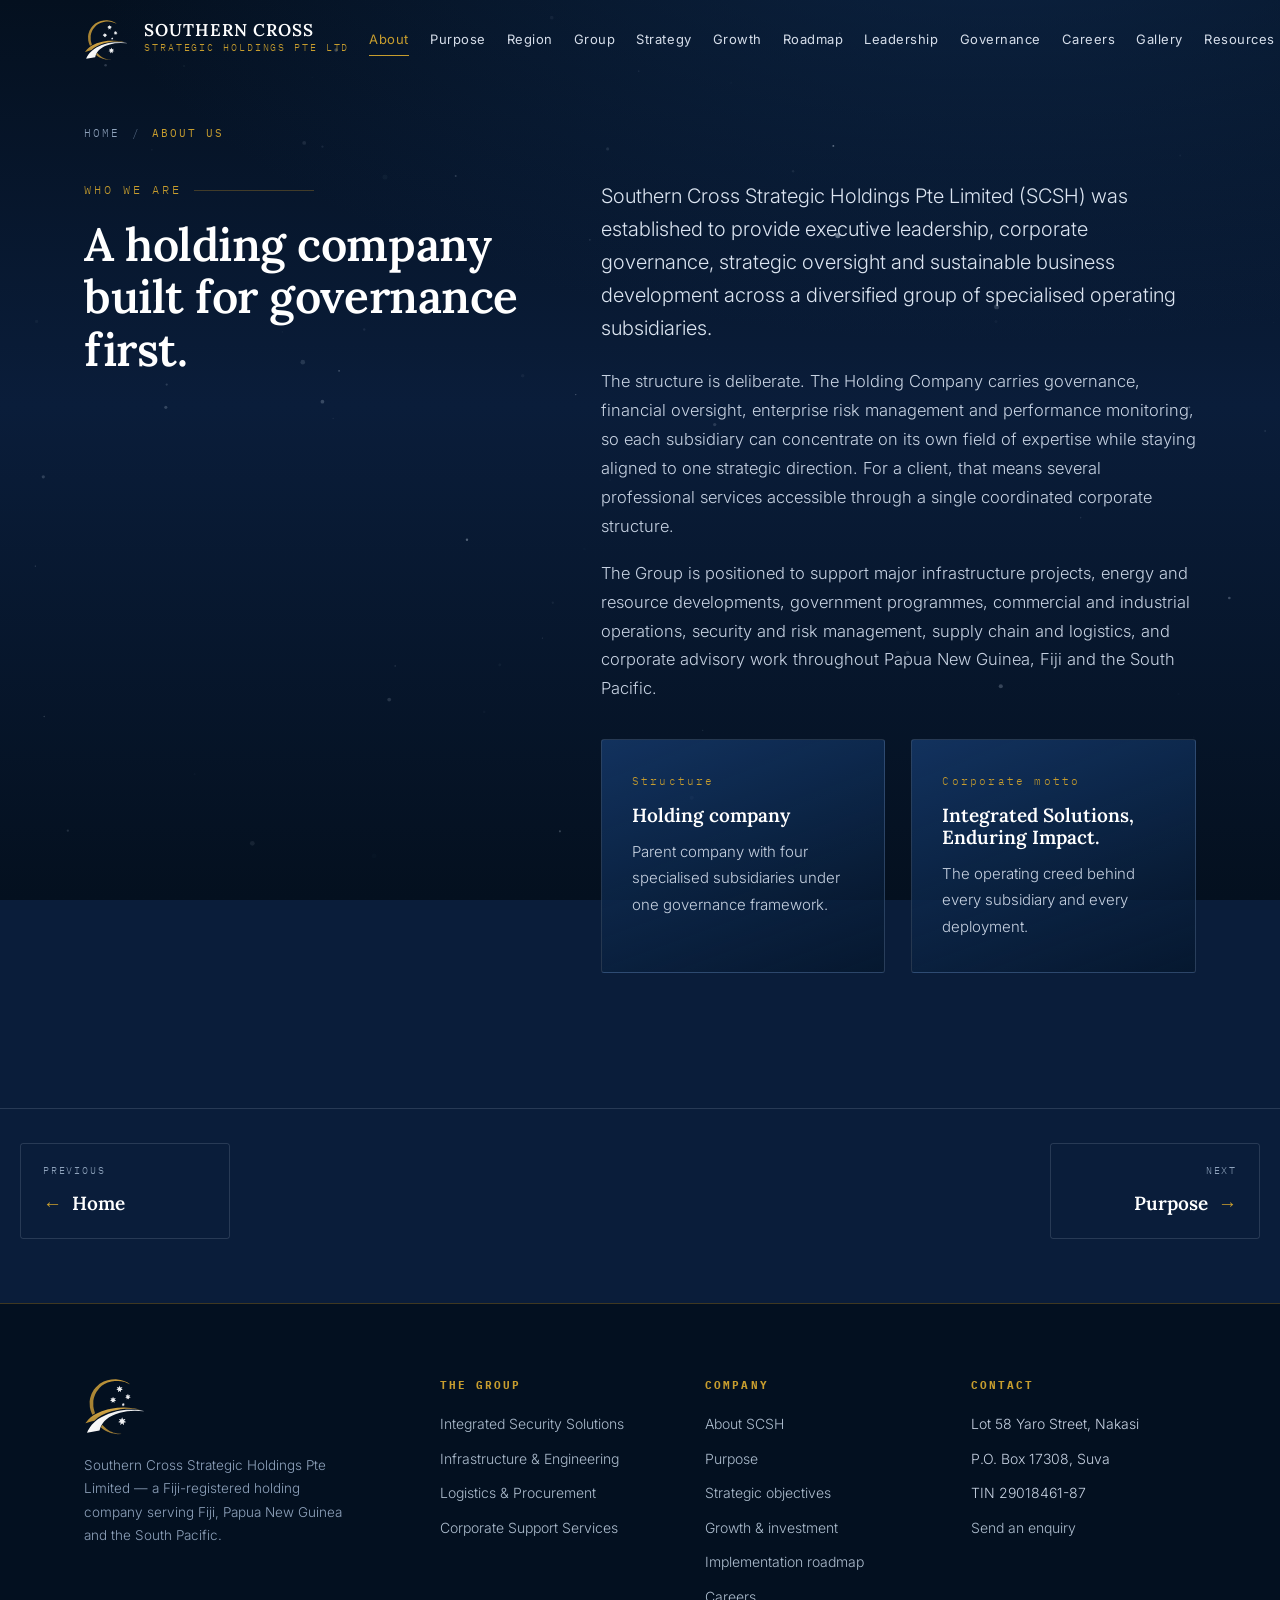
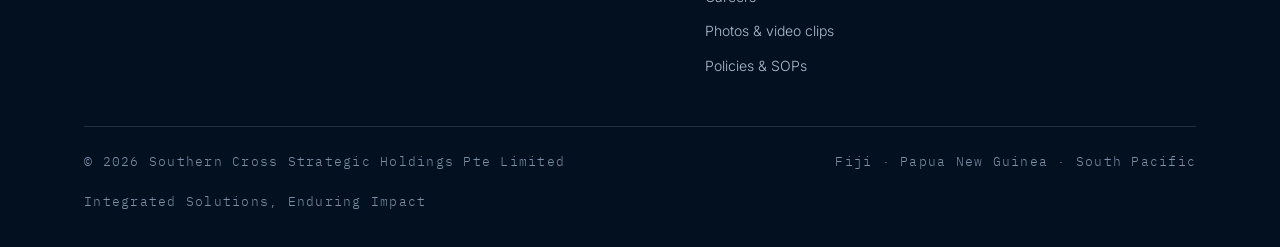
<file: about.html>
<!DOCTYPE html>
<html lang="en">
<head>
<meta charset="utf-8">
<meta name="viewport" content="width=device-width, initial-scale=1">
<title>About the Holding Company &mdash; Southern Cross Strategic Holdings Pte Limited</title>
<meta name="description" content="How and why Southern Cross Strategic Holdings Pte Limited is structured as a holding company over four specialised subsidiaries.">
<link rel="icon" href="data:image/svg+xml,%3Csvg xmlns='http://www.w3.org/2000/svg' viewBox='0 0 32 32'%3E%3Crect width='32' height='32' fill='%23041529'/%3E%3Cpath d='M16 5l2.1 6.4H24l-4.8 3.9 1.9 6.3L16 17.8l-5.1 3.8 1.9-6.3L8 11.4h5.9z' fill='%23D9A227'/%3E%3C/svg%3E">
<link rel="preconnect" href="https://fonts.googleapis.com">
<link rel="preconnect" href="https://fonts.gstatic.com" crossorigin>
<link href="https://fonts.googleapis.com/css2?family=Lora:wght@400;500;600;700&family=Inter:wght@300;400;500;600&family=IBM+Plex+Mono:wght@400;500&display=swap" rel="stylesheet">
<link rel="stylesheet" href="assets/css/site.css">

</head>
<body class="subpage">
<canvas id="deep" aria-hidden="true"></canvas>
<!-- Artwork note: every illustration here is drawn in SVG, so nothing is licensed
     from a stock library. To use real photographs, see the .plate rule in the
     stylesheet: swap the inline <svg> for <img src="images/photo.jpg" alt="">. -->

<svg width="0" height="0" style="position:absolute" aria-hidden="true">
  <symbol id="ic-eng" viewBox="0 0 24 24"><path d="M3 21h18M5 21V8l5-3v16M14 21V11h5v10M7.5 10.5h0M7.5 13.5h0M7.5 16.5h0M16.5 14h0M16.5 17h0"/></symbol>
  <symbol id="ic-sec" viewBox="0 0 24 24"><path d="M12 2.6 4.5 5.6v6.1c0 4.6 3.1 8.2 7.5 9.7 4.4-1.5 7.5-5.1 7.5-9.7V5.6Z"/><path d="M8.2 10.2 12 13.4l3.8-3.2M8.2 14.1 12 17.3l3.8-3.2"/></symbol>
  <symbol id="ic-log" viewBox="0 0 24 24"><circle cx="12" cy="12" r="9.2"/><path d="M2.8 12h18.4M12 2.8c2.5 2.6 3.8 5.9 3.8 9.2s-1.3 6.6-3.8 9.2c-2.5-2.6-3.8-5.9-3.8-9.2S9.5 5.4 12 2.8Z"/></symbol>
  <symbol id="ic-corp" viewBox="0 0 24 24"><path d="M7 3.5h10a1.5 1.5 0 0 1 1.5 1.5v14A1.5 1.5 0 0 1 17 20.5H7A1.5 1.5 0 0 1 5.5 19V5A1.5 1.5 0 0 1 7 3.5Z"/><path d="M9 8h6M9 12h6M9 16h3"/></symbol>
  <symbol id="ic-roots" viewBox="0 0 24 24"><circle cx="12" cy="12" r="9"/><path d="M3 12h18M12 3c2.4 2.6 3.6 5.7 3.6 9S14.4 18.4 12 21c-2.4-2.6-3.6-5.7-3.6-9S9.6 5.6 12 3Z"/></symbol>
  <symbol id="ic-trust" viewBox="0 0 24 24"><path d="M12 2.8 4.8 5.7v5.9c0 4.4 3 7.9 7.2 9.3 4.2-1.4 7.2-4.9 7.2-9.3V5.7Z"/><path d="m8.6 12 2.4 2.4 4.4-4.6"/></symbol>
  <symbol id="ic-people" viewBox="0 0 24 24"><circle cx="9" cy="8.5" r="3"/><circle cx="17" cy="9.5" r="2.3"/><path d="M3.2 19c.5-3.1 3-5.2 5.8-5.2s5.3 2.1 5.8 5.2M16 14.2c2.2.2 4 2 4.4 4.4"/></symbol>
  <symbol id="ic-md" viewBox="0 0 24 24"><circle cx="12" cy="8" r="3.6"/><path d="M4.6 20c.6-3.8 3.7-6.2 7.4-6.2s6.8 2.4 7.4 6.2"/></symbol>
  <symbol id="ic-ops" viewBox="0 0 24 24"><circle cx="12" cy="12" r="8.8"/><path d="m15.6 8.4-2 5.2-5.2 2 2-5.2Z"/></symbol>
  <symbol id="ic-med" viewBox="0 0 24 24"><path d="M12 3.2 4.8 6v6c0 4.4 3 7.9 7.2 9.2 4.2-1.3 7.2-4.8 7.2-9.2V6Z"/><path d="M12 8.6v6M9 11.6h6"/></symbol>
</svg>
<header id="hdr">
  <div class="wrap bar">
    <a class="brand" href="index.html" aria-label="Southern Cross Strategic Holdings, home">
      <svg class="logo-anim" viewBox="0 0 262 245" aria-hidden="true">
  <g class="lgo-orbit" fill="none" stroke-linecap="round">
    <circle class="lgo-ring lgo-ring-1" cx="131" cy="122" r="119"
            stroke="#C79D2E" stroke-opacity=".45" stroke-width="2"
            stroke-dasharray="54 26 12 26"/>
    <circle class="lgo-ring lgo-ring-2" cx="131" cy="122" r="104"
            stroke="#E8C77A" stroke-opacity=".28" stroke-width="1.2"
            stroke-dasharray="6 22"/>
    <path id="hdtrk" d="M131 3a119 119 0 1 1 0 238a119 119 0 1 1 0-238"
          fill="none" stroke="none"/>
    <circle class="lgo-comet" r="3.4" fill="#F4E3B4">
      <animateMotion dur="7s" repeatCount="indefinite" rotate="auto">
        <mpath href="#hdtrk"/>
      </animateMotion>
    </circle>
  </g>
  <defs>
    <linearGradient id="hdg0" gradientUnits="userSpaceOnUse" x1="126.0" y1="207.4" x2="82.2" y2="228.6"><stop offset="0" stop-color="#866C36"/><stop offset="0.5" stop-color="#9D7C35"/><stop offset="1" stop-color="#AD8938"/></linearGradient>
    <linearGradient id="hdg1" gradientUnits="userSpaceOnUse" x1="88.3" y1="169.9" x2="81.6" y2="142.8"><stop offset="0" stop-color="#B28B35"/><stop offset="0.5" stop-color="#C1973D"/><stop offset="1" stop-color="#D3A645"/></linearGradient>
    <linearGradient id="hdg2" gradientUnits="userSpaceOnUse" x1="11.4" y1="124.4" x2="131.8" y2="-1.2"><stop offset="0" stop-color="#A37F31"/><stop offset="0.5" stop-color="#B18C37"/><stop offset="1" stop-color="#C4983A"/></linearGradient>
    <linearGradient id="hdg3" gradientUnits="userSpaceOnUse" x1="166.9" y1="182.2" x2="146.1" y2="189.1"><stop offset="0" stop-color="#E8EAED"/><stop offset="0.5" stop-color="#F4F5F6"/><stop offset="1" stop-color="#E4E5E8"/></linearGradient>
    <linearGradient id="hdg4" gradientUnits="userSpaceOnUse" x1="137.7" y1="223.3" x2="61.0" y2="166.4"><stop offset="0" stop-color="#E9EBED"/><stop offset="0.5" stop-color="#F0F1F2"/><stop offset="1" stop-color="#FAFAFA"/></linearGradient>
    <linearGradient id="hdg5" gradientUnits="userSpaceOnUse" x1="163.4" y1="120.9" x2="157.6" y2="113.3"><stop offset="0" stop-color="#CACDD4"/><stop offset="0.5" stop-color="#EAEAEE"/><stop offset="1" stop-color="#D9DADF"/></linearGradient>
    <linearGradient id="hdg6" gradientUnits="userSpaceOnUse" x1="125.5" y1="104.4" x2="112.9" y2="92.6"><stop offset="0" stop-color="#E6E9EB"/><stop offset="0.5" stop-color="#F3F4F5"/><stop offset="1" stop-color="#E2E4E8"/></linearGradient>
    <linearGradient id="hdg7" gradientUnits="userSpaceOnUse" x1="186.3" y1="81.5" x2="173.1" y2="89.2"><stop offset="0" stop-color="#DCE0E4"/><stop offset="0.5" stop-color="#EFF0F3"/><stop offset="1" stop-color="#E8EAED"/></linearGradient>
    <linearGradient id="hdg8" gradientUnits="userSpaceOnUse" x1="140.9" y1="61.2" x2="150.4" y2="45.5"><stop offset="0" stop-color="#DEE2E6"/><stop offset="0.5" stop-color="#F2F3F4"/><stop offset="1" stop-color="#E6E8EB"/></linearGradient>
  </defs>
  
  <path class="lgo-arc lgo-a4" fill="url(#hdg0)" fill-rule="evenodd" d="M 69.62,208.38 L 69.88,210.62 L 72.38,213.00 L 78.50,217.75 L 86.50,223.00 L 96.50,228.00 L 97.25,228.00 L 100.62,229.75 L 106.25,231.88 L 108.00,232.12 L 109.88,233.00 L 111.38,233.12 L 112.50,233.88 L 114.25,234.00 L 116.50,234.88 L 119.00,235.12 L 120.25,235.75 L 122.38,235.88 L 126.12,236.75 L 138.12,238.00 L 152.00,237.50 L 152.00,236.50 L 138.12,235.88 L 135.62,235.12 L 132.50,234.88 L 123.62,232.75 L 122.12,232.00 L 120.38,231.88 L 119.12,231.00 L 112.62,228.75 L 111.75,228.00 L 108.62,226.75 L 103.12,223.75 L 91.62,215.62 L 83.88,208.62 L 75.50,200.12 L 74.00,200.25 L 70.75,207.12 Z"/>
  <path class="lgo-arc lgo-a2" fill="url(#hdg1)" fill-rule="evenodd" d="M 226.62,136.88 L 213.50,134.00 L 191.88,130.88 L 164.12,129.25 L 136.50,130.00 L 104.50,134.88 L 103.50,135.75 L 98.88,136.12 L 72.75,144.00 L 54.75,152.00 L 40.12,160.00 L 27.50,169.12 L 18.00,178.00 L 6.50,192.25 L 6.50,193.62 L 29.62,186.00 L 42.38,183.00 L 56.00,171.25 L 72.50,160.88 L 89.88,152.38 L 112.38,144.12 L 149.50,136.25 L 168.50,134.38 L 197.62,134.38 L 215.62,136.12 L 226.62,137.88 Z"/>
  <path class="lgo-arc lgo-a1" fill="url(#hdg2)" fill-rule="evenodd" d="M 186.75,32.38 L 176.25,25.88 L 163.12,20.00 L 149.75,15.88 L 130.25,13.12 L 112.38,13.88 L 96.62,17.00 L 80.62,22.88 L 64.25,32.00 L 48.88,45.88 L 40.00,56.38 L 31.00,72.50 L 25.00,90.62 L 23.00,104.38 L 24.00,128.38 L 27.12,141.00 L 33.50,158.00 L 35.25,158.50 L 45.12,152.50 L 40.00,135.25 L 38.12,123.50 L 38.12,101.62 L 40.62,88.75 L 46.00,74.62 L 51.38,64.50 L 64.12,48.25 L 72.62,40.38 L 83.88,33.25 L 96.75,27.00 L 112.25,22.12 L 125.38,20.25 L 139.75,20.00 L 151.75,21.12 L 167.38,25.00 L 186.75,33.38 Z"/>
  <path class="lgo-star lgo-s1" fill="url(#hdg3)" fill-rule="evenodd" d="M 169.25,175.62 L 168.25,175.62 L 167.50,176.12 L 165.50,176.50 L 161.25,178.00 L 159.88,178.00 L 159.25,177.12 L 158.25,173.75 L 157.25,171.38 L 156.88,169.75 L 155.75,169.62 L 155.25,170.50 L 155.00,172.00 L 153.25,175.62 L 152.88,177.00 L 152.12,177.88 L 151.00,177.88 L 150.25,177.38 L 148.62,177.12 L 144.88,175.88 L 143.50,175.88 L 143.50,176.88 L 147.50,182.38 L 147.62,183.62 L 145.25,185.62 L 140.62,188.50 L 140.75,189.75 L 142.88,189.75 L 145.50,190.25 L 148.88,190.38 L 149.50,190.75 L 149.62,192.62 L 149.25,196.38 L 148.50,199.62 L 148.50,200.62 L 149.50,200.62 L 152.25,197.75 L 155.62,194.75 L 157.00,194.88 L 161.12,198.50 L 162.88,200.38 L 163.88,200.38 L 163.50,196.25 L 162.62,192.25 L 162.62,191.12 L 163.38,190.50 L 167.75,190.12 L 169.25,189.62 L 172.12,189.50 L 172.12,188.38 L 170.75,187.75 L 164.88,183.75 L 165.00,182.38 L 168.00,177.88 L 169.25,176.62 Z"/>
  <path class="lgo-arc lgo-a3" fill="url(#hdg4)" fill-rule="evenodd" d="M 244.38,143.12 L 223.50,139.38 L 211.12,138.25 L 172.75,138.62 L 149.62,141.38 L 133.88,144.50 L 100.62,154.50 L 70.62,168.38 L 56.50,177.50 L 45.50,186.25 L 31.88,199.88 L 25.25,208.50 L 16.25,222.88 L 12.38,232.62 L 63.50,223.25 L 67.12,210.62 L 70.25,203.62 L 76.12,194.25 L 83.00,185.75 L 91.00,178.00 L 102.75,169.12 L 117.00,161.25 L 128.62,156.25 L 146.88,150.38 L 176.38,144.50 L 208.25,142.38 L 244.38,144.12 Z"/>
  <path class="lgo-star lgo-s5" fill="url(#hdg5)" fill-rule="evenodd" d="M 159.88,110.25 L 159.62,110.62 L 159.50,112.25 L 159.25,112.75 L 158.88,113.12 L 158.50,113.38 L 155.38,113.38 L 155.38,114.50 L 156.62,115.62 L 156.75,115.88 L 156.75,116.88 L 156.25,117.50 L 155.75,117.75 L 155.12,118.25 L 155.25,119.38 L 155.50,119.50 L 157.00,119.50 L 157.38,119.62 L 158.00,120.25 L 158.00,121.38 L 157.50,122.38 L 157.50,123.38 L 158.62,123.38 L 158.88,123.12 L 159.12,122.62 L 159.88,121.75 L 161.00,121.75 L 161.88,122.75 L 162.12,123.25 L 162.50,123.50 L 163.50,123.50 L 163.50,122.38 L 163.00,121.38 L 163.00,120.25 L 163.12,120.00 L 163.38,119.75 L 164.12,119.38 L 166.25,119.38 L 166.12,118.12 L 166.00,118.12 L 164.88,117.38 L 164.50,117.00 L 164.50,115.88 L 165.75,114.62 L 165.88,114.38 L 165.88,113.38 L 164.88,113.38 L 164.50,113.62 L 163.00,113.62 L 162.50,113.38 L 161.75,112.62 L 161.38,111.88 L 161.12,111.00 L 161.12,110.50 L 160.88,110.25 Z"/>
  <path class="lgo-star lgo-s3" fill="url(#hdg6)" fill-rule="evenodd" d="M 108.88,90.75 L 108.88,91.88 L 110.00,93.00 L 111.25,95.00 L 112.12,95.88 L 112.12,97.00 L 109.38,99.50 L 107.12,101.00 L 107.12,102.00 L 109.62,102.12 L 111.62,102.50 L 113.38,102.50 L 113.88,103.00 L 114.00,105.62 L 113.75,106.38 L 113.75,107.50 L 113.12,109.00 L 113.12,110.00 L 114.12,110.00 L 118.38,105.62 L 119.75,105.75 L 123.88,110.00 L 124.88,110.00 L 124.88,108.50 L 124.50,107.62 L 124.50,106.12 L 124.12,104.62 L 124.12,103.38 L 124.38,102.88 L 125.12,102.38 L 126.38,102.12 L 130.88,101.88 L 130.88,100.88 L 127.62,98.25 L 126.62,97.75 L 125.88,97.00 L 126.00,95.62 L 127.25,94.25 L 128.00,93.00 L 129.25,91.75 L 129.38,90.50 L 128.38,90.50 L 127.62,91.00 L 124.50,91.25 L 123.50,91.75 L 122.12,91.75 L 121.62,91.38 L 121.00,90.25 L 120.75,88.75 L 119.88,87.50 L 119.88,86.62 L 119.50,85.75 L 118.25,85.88 L 118.00,86.50 L 118.00,87.25 L 117.00,88.88 L 116.75,90.12 L 116.00,91.50 L 115.50,92.00 L 114.38,92.00 L 112.25,91.12 L 110.75,91.12 L 109.88,90.75 Z"/>
  <path class="lgo-star lgo-s4" fill="url(#hdg7)" fill-rule="evenodd" d="M 189.25,78.50 L 188.00,78.50 L 186.75,79.00 L 184.62,79.25 L 184.00,79.75 L 182.88,79.75 L 182.00,78.62 L 181.62,76.88 L 181.00,75.88 L 180.75,75.12 L 180.75,74.38 L 180.50,73.88 L 179.25,73.75 L 178.50,76.25 L 177.88,77.25 L 177.75,78.25 L 176.75,79.50 L 175.75,79.50 L 174.38,79.00 L 173.12,79.00 L 172.12,78.50 L 170.75,78.50 L 170.75,79.62 L 172.00,80.88 L 172.88,82.25 L 173.62,83.00 L 173.62,84.25 L 171.00,86.75 L 170.12,87.25 L 169.50,87.88 L 169.50,88.88 L 173.62,89.00 L 174.38,89.25 L 174.75,89.62 L 175.00,90.25 L 174.88,93.62 L 174.62,94.12 L 174.62,95.50 L 175.75,95.50 L 178.00,93.00 L 179.00,92.25 L 180.38,92.38 L 183.38,95.38 L 184.38,95.38 L 184.38,92.38 L 184.12,91.62 L 184.12,89.88 L 184.25,89.62 L 185.00,89.12 L 187.88,89.00 L 190.12,89.12 L 190.50,89.00 L 190.50,88.00 L 189.12,87.00 L 187.38,85.38 L 186.50,84.88 L 186.00,84.25 L 186.00,83.12 L 186.88,82.38 L 187.75,81.12 L 189.25,79.62 Z"/>
  <path class="lgo-star lgo-s2" fill="url(#hdg8)" fill-rule="evenodd" d="M 156.62,45.25 L 155.62,45.25 L 154.25,46.00 L 152.25,46.25 L 150.25,47.00 L 148.88,47.00 L 148.12,46.25 L 148.00,45.38 L 147.38,44.25 L 147.38,43.75 L 147.00,43.12 L 146.12,40.25 L 145.00,40.12 L 144.75,41.25 L 144.12,42.50 L 144.00,43.38 L 143.12,44.88 L 142.75,46.25 L 142.12,46.88 L 140.62,47.00 L 138.38,46.12 L 136.62,45.88 L 136.00,45.38 L 134.88,45.38 L 134.88,46.62 L 135.62,47.25 L 136.12,48.25 L 138.12,50.88 L 138.12,52.12 L 134.12,55.62 L 133.12,56.12 L 133.25,57.25 L 138.25,57.62 L 139.25,57.88 L 139.75,58.25 L 140.00,58.75 L 140.00,59.75 L 139.50,62.00 L 139.50,63.25 L 139.12,64.25 L 139.25,65.62 L 140.25,65.62 L 141.75,64.00 L 143.38,62.75 L 144.88,61.25 L 146.00,61.25 L 149.00,63.88 L 150.38,65.38 L 151.50,65.38 L 151.50,64.25 L 151.12,63.12 L 151.12,58.25 L 151.88,57.62 L 154.62,57.62 L 156.00,57.25 L 158.12,57.12 L 158.00,56.00 L 156.88,55.50 L 152.88,52.00 L 153.00,50.75 L 153.88,49.88 L 155.25,47.88 L 156.50,46.62 Z"/>
</svg>
      <span><b>SOUTHERN CROSS</b><span>Strategic Holdings Pte Ltd</span></span>
    </a>
    <button class="burger" id="burger" aria-label="Open menu" aria-expanded="false"><span></span><span></span><span></span></button>
    <nav id="nav">
      <a class="nav-home" href="index.html">Home</a>
      <a class="active" aria-current="page" href="about.html">About</a>
      <a href="purpose.html">Purpose</a>
      <a href="region.html">Region</a>
      <a href="group.html">Group</a>
      <a href="strategy.html">Strategy</a>
      <a href="growth.html">Growth</a>
      <a href="roadmap.html">Roadmap</a>
      <a href="leadership.html">Leadership</a>
      <a href="governance.html">Governance</a>
      <a href="careers.html">Careers</a>
      <a href="gallery.html">Gallery</a>
      <a href="resources.html">Resources</a>
      <a class="cta" href="contact.html">Contact us</a>
    </nav>
  </div>
</header>


<main>
<div class="pagehead">
  <div class="wrap">
    <div class="crumbs" role="navigation" aria-label="Breadcrumb">
      <a href="index.html">Home</a>
      <span aria-hidden="true">/</span>
      <b aria-current="page">About us</b>
    </div>
  </div>
</div>
<!-- ================= ABOUT ================= -->
<section class="sec" id="about">
  <div class="wrap split">
    <div class="rv">
      <p class="eyebrow">Who we are</p>
      <h2 class="title">A holding company built for governance first.</h2>
    </div>
    <div class="rv">
      <p class="lede">Southern Cross Strategic Holdings Pte Limited (SCSH) was established to provide executive leadership, corporate governance, strategic oversight and sustainable business development across a diversified group of specialised operating subsidiaries.</p>
      <p>The structure is deliberate. The Holding Company carries governance, financial oversight, enterprise risk management and performance monitoring, so each subsidiary can concentrate on its own field of expertise while staying aligned to one strategic direction. For a client, that means several professional services accessible through a single coordinated corporate structure.</p>
      <p>The Group is positioned to support major infrastructure projects, energy and resource developments, government programmes, commercial and industrial operations, security and risk management, supply chain and logistics, and corporate advisory work throughout Papua New Guinea, Fiji and the South Pacific.</p>
      <div class="grid g2" style="margin-top:36px">
        <div class="card"><span class="num">Structure</span><h3>Holding company</h3><p>Parent company with four specialised subsidiaries under one governance framework.</p></div>
        <div class="card"><span class="num">Corporate motto</span><h3>Integrated Solutions,<br>Enduring Impact.</h3><p>The operating creed behind every subsidiary and every deployment.</p></div>
      </div>
    </div>
  </div>
</section>
<div class="pager" role="navigation" aria-label="Next and previous pages">
  <div class="wrap">
    <a class="pg pg--prev" href="index.html"><span>Previous</span><b>Home</b></a>
    <a class="pg pg--next" href="purpose.html"><span>Next</span><b>Purpose</b></a>
  </div>
</div>
</main>
<footer>
  <div class="wrap">
    <div class="foot">
      <div class="foot-brand">
        <svg class="logo-anim" viewBox="0 0 262 245" aria-hidden="true">
  <g class="lgo-orbit" fill="none" stroke-linecap="round">
    <circle class="lgo-ring lgo-ring-1" cx="131" cy="122" r="119"
            stroke="#C79D2E" stroke-opacity=".45" stroke-width="2"
            stroke-dasharray="54 26 12 26"/>
    <circle class="lgo-ring lgo-ring-2" cx="131" cy="122" r="104"
            stroke="#E8C77A" stroke-opacity=".28" stroke-width="1.2"
            stroke-dasharray="6 22"/>
    <path id="fttrk" d="M131 3a119 119 0 1 1 0 238a119 119 0 1 1 0-238"
          fill="none" stroke="none"/>
    <circle class="lgo-comet" r="3.4" fill="#F4E3B4">
      <animateMotion dur="7s" repeatCount="indefinite" rotate="auto">
        <mpath href="#fttrk"/>
      </animateMotion>
    </circle>
  </g>
  <defs>
    <linearGradient id="ftg0" gradientUnits="userSpaceOnUse" x1="126.0" y1="207.4" x2="82.2" y2="228.6"><stop offset="0" stop-color="#866C36"/><stop offset="0.5" stop-color="#9D7C35"/><stop offset="1" stop-color="#AD8938"/></linearGradient>
    <linearGradient id="ftg1" gradientUnits="userSpaceOnUse" x1="88.3" y1="169.9" x2="81.6" y2="142.8"><stop offset="0" stop-color="#B28B35"/><stop offset="0.5" stop-color="#C1973D"/><stop offset="1" stop-color="#D3A645"/></linearGradient>
    <linearGradient id="ftg2" gradientUnits="userSpaceOnUse" x1="11.4" y1="124.4" x2="131.8" y2="-1.2"><stop offset="0" stop-color="#A37F31"/><stop offset="0.5" stop-color="#B18C37"/><stop offset="1" stop-color="#C4983A"/></linearGradient>
    <linearGradient id="ftg3" gradientUnits="userSpaceOnUse" x1="166.9" y1="182.2" x2="146.1" y2="189.1"><stop offset="0" stop-color="#E8EAED"/><stop offset="0.5" stop-color="#F4F5F6"/><stop offset="1" stop-color="#E4E5E8"/></linearGradient>
    <linearGradient id="ftg4" gradientUnits="userSpaceOnUse" x1="137.7" y1="223.3" x2="61.0" y2="166.4"><stop offset="0" stop-color="#E9EBED"/><stop offset="0.5" stop-color="#F0F1F2"/><stop offset="1" stop-color="#FAFAFA"/></linearGradient>
    <linearGradient id="ftg5" gradientUnits="userSpaceOnUse" x1="163.4" y1="120.9" x2="157.6" y2="113.3"><stop offset="0" stop-color="#CACDD4"/><stop offset="0.5" stop-color="#EAEAEE"/><stop offset="1" stop-color="#D9DADF"/></linearGradient>
    <linearGradient id="ftg6" gradientUnits="userSpaceOnUse" x1="125.5" y1="104.4" x2="112.9" y2="92.6"><stop offset="0" stop-color="#E6E9EB"/><stop offset="0.5" stop-color="#F3F4F5"/><stop offset="1" stop-color="#E2E4E8"/></linearGradient>
    <linearGradient id="ftg7" gradientUnits="userSpaceOnUse" x1="186.3" y1="81.5" x2="173.1" y2="89.2"><stop offset="0" stop-color="#DCE0E4"/><stop offset="0.5" stop-color="#EFF0F3"/><stop offset="1" stop-color="#E8EAED"/></linearGradient>
    <linearGradient id="ftg8" gradientUnits="userSpaceOnUse" x1="140.9" y1="61.2" x2="150.4" y2="45.5"><stop offset="0" stop-color="#DEE2E6"/><stop offset="0.5" stop-color="#F2F3F4"/><stop offset="1" stop-color="#E6E8EB"/></linearGradient>
  </defs>
  
  <path class="lgo-arc lgo-a4" fill="url(#ftg0)" fill-rule="evenodd" d="M 69.62,208.38 L 69.88,210.62 L 72.38,213.00 L 78.50,217.75 L 86.50,223.00 L 96.50,228.00 L 97.25,228.00 L 100.62,229.75 L 106.25,231.88 L 108.00,232.12 L 109.88,233.00 L 111.38,233.12 L 112.50,233.88 L 114.25,234.00 L 116.50,234.88 L 119.00,235.12 L 120.25,235.75 L 122.38,235.88 L 126.12,236.75 L 138.12,238.00 L 152.00,237.50 L 152.00,236.50 L 138.12,235.88 L 135.62,235.12 L 132.50,234.88 L 123.62,232.75 L 122.12,232.00 L 120.38,231.88 L 119.12,231.00 L 112.62,228.75 L 111.75,228.00 L 108.62,226.75 L 103.12,223.75 L 91.62,215.62 L 83.88,208.62 L 75.50,200.12 L 74.00,200.25 L 70.75,207.12 Z"/>
  <path class="lgo-arc lgo-a2" fill="url(#ftg1)" fill-rule="evenodd" d="M 226.62,136.88 L 213.50,134.00 L 191.88,130.88 L 164.12,129.25 L 136.50,130.00 L 104.50,134.88 L 103.50,135.75 L 98.88,136.12 L 72.75,144.00 L 54.75,152.00 L 40.12,160.00 L 27.50,169.12 L 18.00,178.00 L 6.50,192.25 L 6.50,193.62 L 29.62,186.00 L 42.38,183.00 L 56.00,171.25 L 72.50,160.88 L 89.88,152.38 L 112.38,144.12 L 149.50,136.25 L 168.50,134.38 L 197.62,134.38 L 215.62,136.12 L 226.62,137.88 Z"/>
  <path class="lgo-arc lgo-a1" fill="url(#ftg2)" fill-rule="evenodd" d="M 186.75,32.38 L 176.25,25.88 L 163.12,20.00 L 149.75,15.88 L 130.25,13.12 L 112.38,13.88 L 96.62,17.00 L 80.62,22.88 L 64.25,32.00 L 48.88,45.88 L 40.00,56.38 L 31.00,72.50 L 25.00,90.62 L 23.00,104.38 L 24.00,128.38 L 27.12,141.00 L 33.50,158.00 L 35.25,158.50 L 45.12,152.50 L 40.00,135.25 L 38.12,123.50 L 38.12,101.62 L 40.62,88.75 L 46.00,74.62 L 51.38,64.50 L 64.12,48.25 L 72.62,40.38 L 83.88,33.25 L 96.75,27.00 L 112.25,22.12 L 125.38,20.25 L 139.75,20.00 L 151.75,21.12 L 167.38,25.00 L 186.75,33.38 Z"/>
  <path class="lgo-star lgo-s1" fill="url(#ftg3)" fill-rule="evenodd" d="M 169.25,175.62 L 168.25,175.62 L 167.50,176.12 L 165.50,176.50 L 161.25,178.00 L 159.88,178.00 L 159.25,177.12 L 158.25,173.75 L 157.25,171.38 L 156.88,169.75 L 155.75,169.62 L 155.25,170.50 L 155.00,172.00 L 153.25,175.62 L 152.88,177.00 L 152.12,177.88 L 151.00,177.88 L 150.25,177.38 L 148.62,177.12 L 144.88,175.88 L 143.50,175.88 L 143.50,176.88 L 147.50,182.38 L 147.62,183.62 L 145.25,185.62 L 140.62,188.50 L 140.75,189.75 L 142.88,189.75 L 145.50,190.25 L 148.88,190.38 L 149.50,190.75 L 149.62,192.62 L 149.25,196.38 L 148.50,199.62 L 148.50,200.62 L 149.50,200.62 L 152.25,197.75 L 155.62,194.75 L 157.00,194.88 L 161.12,198.50 L 162.88,200.38 L 163.88,200.38 L 163.50,196.25 L 162.62,192.25 L 162.62,191.12 L 163.38,190.50 L 167.75,190.12 L 169.25,189.62 L 172.12,189.50 L 172.12,188.38 L 170.75,187.75 L 164.88,183.75 L 165.00,182.38 L 168.00,177.88 L 169.25,176.62 Z"/>
  <path class="lgo-arc lgo-a3" fill="url(#ftg4)" fill-rule="evenodd" d="M 244.38,143.12 L 223.50,139.38 L 211.12,138.25 L 172.75,138.62 L 149.62,141.38 L 133.88,144.50 L 100.62,154.50 L 70.62,168.38 L 56.50,177.50 L 45.50,186.25 L 31.88,199.88 L 25.25,208.50 L 16.25,222.88 L 12.38,232.62 L 63.50,223.25 L 67.12,210.62 L 70.25,203.62 L 76.12,194.25 L 83.00,185.75 L 91.00,178.00 L 102.75,169.12 L 117.00,161.25 L 128.62,156.25 L 146.88,150.38 L 176.38,144.50 L 208.25,142.38 L 244.38,144.12 Z"/>
  <path class="lgo-star lgo-s5" fill="url(#ftg5)" fill-rule="evenodd" d="M 159.88,110.25 L 159.62,110.62 L 159.50,112.25 L 159.25,112.75 L 158.88,113.12 L 158.50,113.38 L 155.38,113.38 L 155.38,114.50 L 156.62,115.62 L 156.75,115.88 L 156.75,116.88 L 156.25,117.50 L 155.75,117.75 L 155.12,118.25 L 155.25,119.38 L 155.50,119.50 L 157.00,119.50 L 157.38,119.62 L 158.00,120.25 L 158.00,121.38 L 157.50,122.38 L 157.50,123.38 L 158.62,123.38 L 158.88,123.12 L 159.12,122.62 L 159.88,121.75 L 161.00,121.75 L 161.88,122.75 L 162.12,123.25 L 162.50,123.50 L 163.50,123.50 L 163.50,122.38 L 163.00,121.38 L 163.00,120.25 L 163.12,120.00 L 163.38,119.75 L 164.12,119.38 L 166.25,119.38 L 166.12,118.12 L 166.00,118.12 L 164.88,117.38 L 164.50,117.00 L 164.50,115.88 L 165.75,114.62 L 165.88,114.38 L 165.88,113.38 L 164.88,113.38 L 164.50,113.62 L 163.00,113.62 L 162.50,113.38 L 161.75,112.62 L 161.38,111.88 L 161.12,111.00 L 161.12,110.50 L 160.88,110.25 Z"/>
  <path class="lgo-star lgo-s3" fill="url(#ftg6)" fill-rule="evenodd" d="M 108.88,90.75 L 108.88,91.88 L 110.00,93.00 L 111.25,95.00 L 112.12,95.88 L 112.12,97.00 L 109.38,99.50 L 107.12,101.00 L 107.12,102.00 L 109.62,102.12 L 111.62,102.50 L 113.38,102.50 L 113.88,103.00 L 114.00,105.62 L 113.75,106.38 L 113.75,107.50 L 113.12,109.00 L 113.12,110.00 L 114.12,110.00 L 118.38,105.62 L 119.75,105.75 L 123.88,110.00 L 124.88,110.00 L 124.88,108.50 L 124.50,107.62 L 124.50,106.12 L 124.12,104.62 L 124.12,103.38 L 124.38,102.88 L 125.12,102.38 L 126.38,102.12 L 130.88,101.88 L 130.88,100.88 L 127.62,98.25 L 126.62,97.75 L 125.88,97.00 L 126.00,95.62 L 127.25,94.25 L 128.00,93.00 L 129.25,91.75 L 129.38,90.50 L 128.38,90.50 L 127.62,91.00 L 124.50,91.25 L 123.50,91.75 L 122.12,91.75 L 121.62,91.38 L 121.00,90.25 L 120.75,88.75 L 119.88,87.50 L 119.88,86.62 L 119.50,85.75 L 118.25,85.88 L 118.00,86.50 L 118.00,87.25 L 117.00,88.88 L 116.75,90.12 L 116.00,91.50 L 115.50,92.00 L 114.38,92.00 L 112.25,91.12 L 110.75,91.12 L 109.88,90.75 Z"/>
  <path class="lgo-star lgo-s4" fill="url(#ftg7)" fill-rule="evenodd" d="M 189.25,78.50 L 188.00,78.50 L 186.75,79.00 L 184.62,79.25 L 184.00,79.75 L 182.88,79.75 L 182.00,78.62 L 181.62,76.88 L 181.00,75.88 L 180.75,75.12 L 180.75,74.38 L 180.50,73.88 L 179.25,73.75 L 178.50,76.25 L 177.88,77.25 L 177.75,78.25 L 176.75,79.50 L 175.75,79.50 L 174.38,79.00 L 173.12,79.00 L 172.12,78.50 L 170.75,78.50 L 170.75,79.62 L 172.00,80.88 L 172.88,82.25 L 173.62,83.00 L 173.62,84.25 L 171.00,86.75 L 170.12,87.25 L 169.50,87.88 L 169.50,88.88 L 173.62,89.00 L 174.38,89.25 L 174.75,89.62 L 175.00,90.25 L 174.88,93.62 L 174.62,94.12 L 174.62,95.50 L 175.75,95.50 L 178.00,93.00 L 179.00,92.25 L 180.38,92.38 L 183.38,95.38 L 184.38,95.38 L 184.38,92.38 L 184.12,91.62 L 184.12,89.88 L 184.25,89.62 L 185.00,89.12 L 187.88,89.00 L 190.12,89.12 L 190.50,89.00 L 190.50,88.00 L 189.12,87.00 L 187.38,85.38 L 186.50,84.88 L 186.00,84.25 L 186.00,83.12 L 186.88,82.38 L 187.75,81.12 L 189.25,79.62 Z"/>
  <path class="lgo-star lgo-s2" fill="url(#ftg8)" fill-rule="evenodd" d="M 156.62,45.25 L 155.62,45.25 L 154.25,46.00 L 152.25,46.25 L 150.25,47.00 L 148.88,47.00 L 148.12,46.25 L 148.00,45.38 L 147.38,44.25 L 147.38,43.75 L 147.00,43.12 L 146.12,40.25 L 145.00,40.12 L 144.75,41.25 L 144.12,42.50 L 144.00,43.38 L 143.12,44.88 L 142.75,46.25 L 142.12,46.88 L 140.62,47.00 L 138.38,46.12 L 136.62,45.88 L 136.00,45.38 L 134.88,45.38 L 134.88,46.62 L 135.62,47.25 L 136.12,48.25 L 138.12,50.88 L 138.12,52.12 L 134.12,55.62 L 133.12,56.12 L 133.25,57.25 L 138.25,57.62 L 139.25,57.88 L 139.75,58.25 L 140.00,58.75 L 140.00,59.75 L 139.50,62.00 L 139.50,63.25 L 139.12,64.25 L 139.25,65.62 L 140.25,65.62 L 141.75,64.00 L 143.38,62.75 L 144.88,61.25 L 146.00,61.25 L 149.00,63.88 L 150.38,65.38 L 151.50,65.38 L 151.50,64.25 L 151.12,63.12 L 151.12,58.25 L 151.88,57.62 L 154.62,57.62 L 156.00,57.25 L 158.12,57.12 L 158.00,56.00 L 156.88,55.50 L 152.88,52.00 L 153.00,50.75 L 153.88,49.88 L 155.25,47.88 L 156.50,46.62 Z"/>
</svg>
        <p>Southern Cross Strategic Holdings Pte Limited &mdash; a Fiji-registered holding company serving Fiji, Papua New Guinea and the South Pacific.</p>
      </div>
      <div>
        <h5>The Group</h5>
        <ul>
          <li><a href="group.html">Integrated Security Solutions</a></li>
          <li><a href="group.html">Infrastructure &amp; Engineering</a></li>
          <li><a href="group.html">Logistics &amp; Procurement</a></li>
          <li><a href="group.html">Corporate Support Services</a></li>
        </ul>
      </div>
      <div>
        <h5>Company</h5>
        <ul>
          <li><a href="about.html">About SCSH</a></li>
          <li><a href="purpose.html">Purpose</a></li>
          <li><a href="strategy.html">Strategic objectives</a></li>
          <li><a href="growth.html">Growth &amp; investment</a></li>
          <li><a href="roadmap.html">Implementation roadmap</a></li>
          <li><a href="careers.html">Careers</a></li>
          <li><a href="gallery.html">Photos &amp; video clips</a></li>
          <li><a href="resources.html">Policies &amp; SOPs</a></li>
        </ul>
      </div>
      <div>
        <h5>Contact</h5>
        <ul>
          <li>Lot 58 Yaro Street, Nakasi</li>
          <li>P.O. Box 17308, Suva</li>
          <li>TIN 29018461-87</li>
          <li><a href="contact.html">Send an enquiry</a></li>
        </ul>
      </div>
    </div>
    <div class="rule"></div>
    <div class="legal">
      <span>&copy; <span id="yr"></span> Southern Cross Strategic Holdings Pte Limited</span>
      <span>Fiji &middot; Papua New Guinea &middot; South Pacific</span>
      <span>Integrated Solutions, Enduring Impact</span>
    </div>
  </div>
</footer>
<button id="top" aria-label="Back to top">&uarr;</button>

<script src="assets/js/site.js"></script>
</body>
</html>
</file>
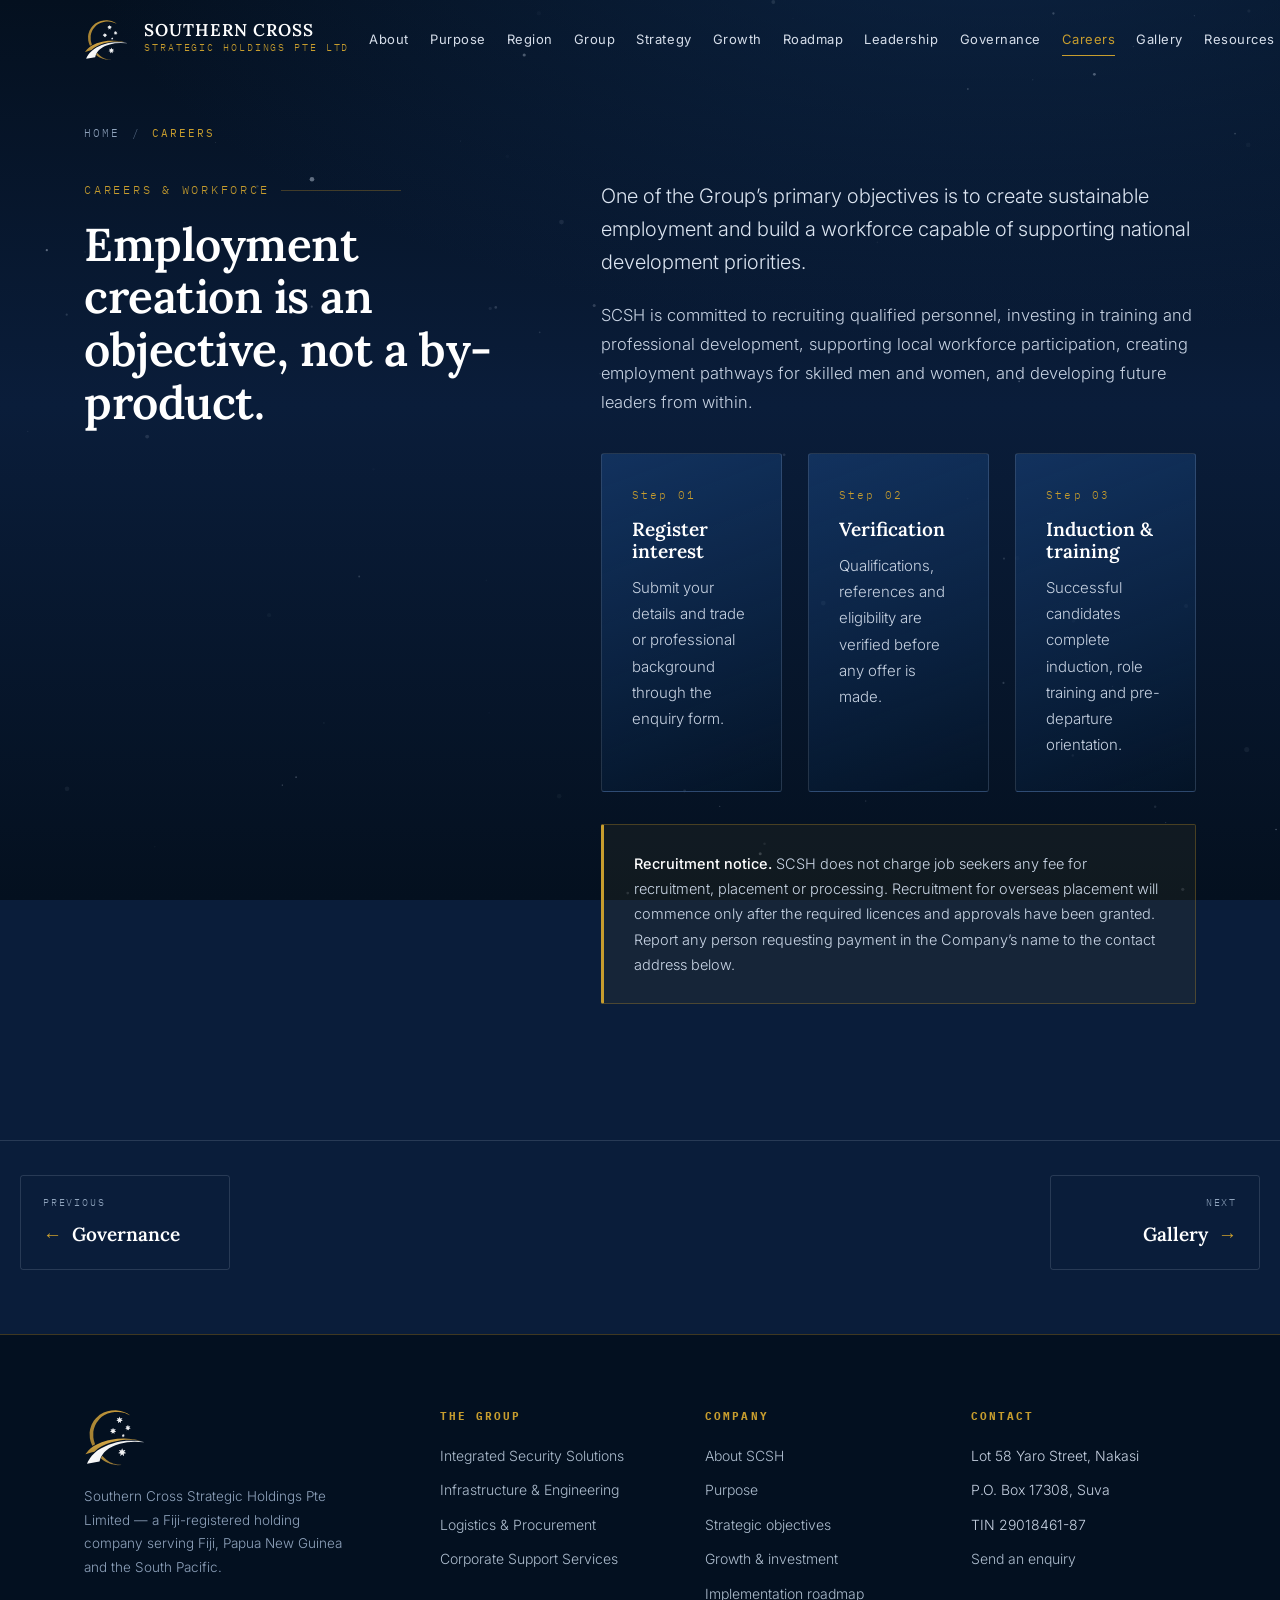
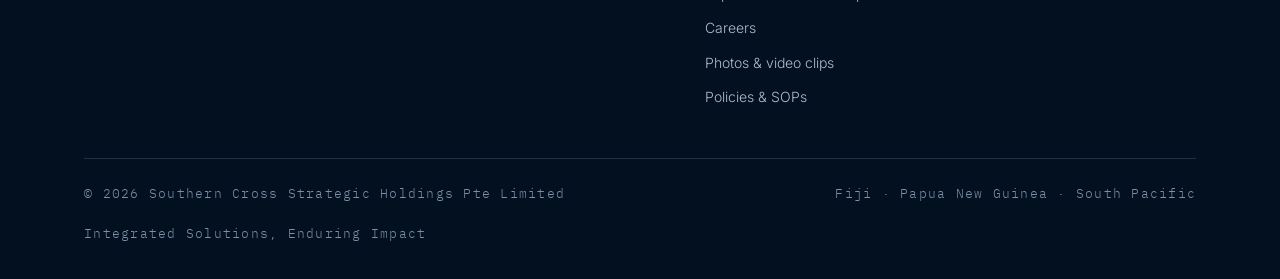
<file: careers.html>
<!DOCTYPE html>
<html lang="en">
<head>
<meta charset="utf-8">
<meta name="viewport" content="width=device-width, initial-scale=1">
<title>Careers and recruitment &mdash; Southern Cross Strategic Holdings Pte Limited</title>
<meta name="description" content="Employment, training and recruitment at Southern Cross Strategic Holdings Pte Limited.">
<link rel="icon" href="data:image/svg+xml,%3Csvg xmlns='http://www.w3.org/2000/svg' viewBox='0 0 32 32'%3E%3Crect width='32' height='32' fill='%23041529'/%3E%3Cpath d='M16 5l2.1 6.4H24l-4.8 3.9 1.9 6.3L16 17.8l-5.1 3.8 1.9-6.3L8 11.4h5.9z' fill='%23D9A227'/%3E%3C/svg%3E">
<link rel="preconnect" href="https://fonts.googleapis.com">
<link rel="preconnect" href="https://fonts.gstatic.com" crossorigin>
<link href="https://fonts.googleapis.com/css2?family=Lora:wght@400;500;600;700&family=Inter:wght@300;400;500;600&family=IBM+Plex+Mono:wght@400;500&display=swap" rel="stylesheet">
<link rel="stylesheet" href="assets/css/site.css">

</head>
<body class="subpage">
<canvas id="deep" aria-hidden="true"></canvas>
<!-- Artwork note: every illustration here is drawn in SVG, so nothing is licensed
     from a stock library. To use real photographs, see the .plate rule in the
     stylesheet: swap the inline <svg> for <img src="images/photo.jpg" alt="">. -->

<svg width="0" height="0" style="position:absolute" aria-hidden="true">
  <symbol id="ic-eng" viewBox="0 0 24 24"><path d="M3 21h18M5 21V8l5-3v16M14 21V11h5v10M7.5 10.5h0M7.5 13.5h0M7.5 16.5h0M16.5 14h0M16.5 17h0"/></symbol>
  <symbol id="ic-sec" viewBox="0 0 24 24"><path d="M12 2.6 4.5 5.6v6.1c0 4.6 3.1 8.2 7.5 9.7 4.4-1.5 7.5-5.1 7.5-9.7V5.6Z"/><path d="M8.2 10.2 12 13.4l3.8-3.2M8.2 14.1 12 17.3l3.8-3.2"/></symbol>
  <symbol id="ic-log" viewBox="0 0 24 24"><circle cx="12" cy="12" r="9.2"/><path d="M2.8 12h18.4M12 2.8c2.5 2.6 3.8 5.9 3.8 9.2s-1.3 6.6-3.8 9.2c-2.5-2.6-3.8-5.9-3.8-9.2S9.5 5.4 12 2.8Z"/></symbol>
  <symbol id="ic-corp" viewBox="0 0 24 24"><path d="M7 3.5h10a1.5 1.5 0 0 1 1.5 1.5v14A1.5 1.5 0 0 1 17 20.5H7A1.5 1.5 0 0 1 5.5 19V5A1.5 1.5 0 0 1 7 3.5Z"/><path d="M9 8h6M9 12h6M9 16h3"/></symbol>
  <symbol id="ic-roots" viewBox="0 0 24 24"><circle cx="12" cy="12" r="9"/><path d="M3 12h18M12 3c2.4 2.6 3.6 5.7 3.6 9S14.4 18.4 12 21c-2.4-2.6-3.6-5.7-3.6-9S9.6 5.6 12 3Z"/></symbol>
  <symbol id="ic-trust" viewBox="0 0 24 24"><path d="M12 2.8 4.8 5.7v5.9c0 4.4 3 7.9 7.2 9.3 4.2-1.4 7.2-4.9 7.2-9.3V5.7Z"/><path d="m8.6 12 2.4 2.4 4.4-4.6"/></symbol>
  <symbol id="ic-people" viewBox="0 0 24 24"><circle cx="9" cy="8.5" r="3"/><circle cx="17" cy="9.5" r="2.3"/><path d="M3.2 19c.5-3.1 3-5.2 5.8-5.2s5.3 2.1 5.8 5.2M16 14.2c2.2.2 4 2 4.4 4.4"/></symbol>
  <symbol id="ic-md" viewBox="0 0 24 24"><circle cx="12" cy="8" r="3.6"/><path d="M4.6 20c.6-3.8 3.7-6.2 7.4-6.2s6.8 2.4 7.4 6.2"/></symbol>
  <symbol id="ic-ops" viewBox="0 0 24 24"><circle cx="12" cy="12" r="8.8"/><path d="m15.6 8.4-2 5.2-5.2 2 2-5.2Z"/></symbol>
  <symbol id="ic-med" viewBox="0 0 24 24"><path d="M12 3.2 4.8 6v6c0 4.4 3 7.9 7.2 9.2 4.2-1.3 7.2-4.8 7.2-9.2V6Z"/><path d="M12 8.6v6M9 11.6h6"/></symbol>
</svg>
<header id="hdr">
  <div class="wrap bar">
    <a class="brand" href="index.html" aria-label="Southern Cross Strategic Holdings, home">
      <svg class="logo-anim" viewBox="0 0 262 245" aria-hidden="true">
  <g class="lgo-orbit" fill="none" stroke-linecap="round">
    <circle class="lgo-ring lgo-ring-1" cx="131" cy="122" r="119"
            stroke="#C79D2E" stroke-opacity=".45" stroke-width="2"
            stroke-dasharray="54 26 12 26"/>
    <circle class="lgo-ring lgo-ring-2" cx="131" cy="122" r="104"
            stroke="#E8C77A" stroke-opacity=".28" stroke-width="1.2"
            stroke-dasharray="6 22"/>
    <path id="hdtrk" d="M131 3a119 119 0 1 1 0 238a119 119 0 1 1 0-238"
          fill="none" stroke="none"/>
    <circle class="lgo-comet" r="3.4" fill="#F4E3B4">
      <animateMotion dur="7s" repeatCount="indefinite" rotate="auto">
        <mpath href="#hdtrk"/>
      </animateMotion>
    </circle>
  </g>
  <defs>
    <linearGradient id="hdg0" gradientUnits="userSpaceOnUse" x1="126.0" y1="207.4" x2="82.2" y2="228.6"><stop offset="0" stop-color="#866C36"/><stop offset="0.5" stop-color="#9D7C35"/><stop offset="1" stop-color="#AD8938"/></linearGradient>
    <linearGradient id="hdg1" gradientUnits="userSpaceOnUse" x1="88.3" y1="169.9" x2="81.6" y2="142.8"><stop offset="0" stop-color="#B28B35"/><stop offset="0.5" stop-color="#C1973D"/><stop offset="1" stop-color="#D3A645"/></linearGradient>
    <linearGradient id="hdg2" gradientUnits="userSpaceOnUse" x1="11.4" y1="124.4" x2="131.8" y2="-1.2"><stop offset="0" stop-color="#A37F31"/><stop offset="0.5" stop-color="#B18C37"/><stop offset="1" stop-color="#C4983A"/></linearGradient>
    <linearGradient id="hdg3" gradientUnits="userSpaceOnUse" x1="166.9" y1="182.2" x2="146.1" y2="189.1"><stop offset="0" stop-color="#E8EAED"/><stop offset="0.5" stop-color="#F4F5F6"/><stop offset="1" stop-color="#E4E5E8"/></linearGradient>
    <linearGradient id="hdg4" gradientUnits="userSpaceOnUse" x1="137.7" y1="223.3" x2="61.0" y2="166.4"><stop offset="0" stop-color="#E9EBED"/><stop offset="0.5" stop-color="#F0F1F2"/><stop offset="1" stop-color="#FAFAFA"/></linearGradient>
    <linearGradient id="hdg5" gradientUnits="userSpaceOnUse" x1="163.4" y1="120.9" x2="157.6" y2="113.3"><stop offset="0" stop-color="#CACDD4"/><stop offset="0.5" stop-color="#EAEAEE"/><stop offset="1" stop-color="#D9DADF"/></linearGradient>
    <linearGradient id="hdg6" gradientUnits="userSpaceOnUse" x1="125.5" y1="104.4" x2="112.9" y2="92.6"><stop offset="0" stop-color="#E6E9EB"/><stop offset="0.5" stop-color="#F3F4F5"/><stop offset="1" stop-color="#E2E4E8"/></linearGradient>
    <linearGradient id="hdg7" gradientUnits="userSpaceOnUse" x1="186.3" y1="81.5" x2="173.1" y2="89.2"><stop offset="0" stop-color="#DCE0E4"/><stop offset="0.5" stop-color="#EFF0F3"/><stop offset="1" stop-color="#E8EAED"/></linearGradient>
    <linearGradient id="hdg8" gradientUnits="userSpaceOnUse" x1="140.9" y1="61.2" x2="150.4" y2="45.5"><stop offset="0" stop-color="#DEE2E6"/><stop offset="0.5" stop-color="#F2F3F4"/><stop offset="1" stop-color="#E6E8EB"/></linearGradient>
  </defs>
  
  <path class="lgo-arc lgo-a4" fill="url(#hdg0)" fill-rule="evenodd" d="M 69.62,208.38 L 69.88,210.62 L 72.38,213.00 L 78.50,217.75 L 86.50,223.00 L 96.50,228.00 L 97.25,228.00 L 100.62,229.75 L 106.25,231.88 L 108.00,232.12 L 109.88,233.00 L 111.38,233.12 L 112.50,233.88 L 114.25,234.00 L 116.50,234.88 L 119.00,235.12 L 120.25,235.75 L 122.38,235.88 L 126.12,236.75 L 138.12,238.00 L 152.00,237.50 L 152.00,236.50 L 138.12,235.88 L 135.62,235.12 L 132.50,234.88 L 123.62,232.75 L 122.12,232.00 L 120.38,231.88 L 119.12,231.00 L 112.62,228.75 L 111.75,228.00 L 108.62,226.75 L 103.12,223.75 L 91.62,215.62 L 83.88,208.62 L 75.50,200.12 L 74.00,200.25 L 70.75,207.12 Z"/>
  <path class="lgo-arc lgo-a2" fill="url(#hdg1)" fill-rule="evenodd" d="M 226.62,136.88 L 213.50,134.00 L 191.88,130.88 L 164.12,129.25 L 136.50,130.00 L 104.50,134.88 L 103.50,135.75 L 98.88,136.12 L 72.75,144.00 L 54.75,152.00 L 40.12,160.00 L 27.50,169.12 L 18.00,178.00 L 6.50,192.25 L 6.50,193.62 L 29.62,186.00 L 42.38,183.00 L 56.00,171.25 L 72.50,160.88 L 89.88,152.38 L 112.38,144.12 L 149.50,136.25 L 168.50,134.38 L 197.62,134.38 L 215.62,136.12 L 226.62,137.88 Z"/>
  <path class="lgo-arc lgo-a1" fill="url(#hdg2)" fill-rule="evenodd" d="M 186.75,32.38 L 176.25,25.88 L 163.12,20.00 L 149.75,15.88 L 130.25,13.12 L 112.38,13.88 L 96.62,17.00 L 80.62,22.88 L 64.25,32.00 L 48.88,45.88 L 40.00,56.38 L 31.00,72.50 L 25.00,90.62 L 23.00,104.38 L 24.00,128.38 L 27.12,141.00 L 33.50,158.00 L 35.25,158.50 L 45.12,152.50 L 40.00,135.25 L 38.12,123.50 L 38.12,101.62 L 40.62,88.75 L 46.00,74.62 L 51.38,64.50 L 64.12,48.25 L 72.62,40.38 L 83.88,33.25 L 96.75,27.00 L 112.25,22.12 L 125.38,20.25 L 139.75,20.00 L 151.75,21.12 L 167.38,25.00 L 186.75,33.38 Z"/>
  <path class="lgo-star lgo-s1" fill="url(#hdg3)" fill-rule="evenodd" d="M 169.25,175.62 L 168.25,175.62 L 167.50,176.12 L 165.50,176.50 L 161.25,178.00 L 159.88,178.00 L 159.25,177.12 L 158.25,173.75 L 157.25,171.38 L 156.88,169.75 L 155.75,169.62 L 155.25,170.50 L 155.00,172.00 L 153.25,175.62 L 152.88,177.00 L 152.12,177.88 L 151.00,177.88 L 150.25,177.38 L 148.62,177.12 L 144.88,175.88 L 143.50,175.88 L 143.50,176.88 L 147.50,182.38 L 147.62,183.62 L 145.25,185.62 L 140.62,188.50 L 140.75,189.75 L 142.88,189.75 L 145.50,190.25 L 148.88,190.38 L 149.50,190.75 L 149.62,192.62 L 149.25,196.38 L 148.50,199.62 L 148.50,200.62 L 149.50,200.62 L 152.25,197.75 L 155.62,194.75 L 157.00,194.88 L 161.12,198.50 L 162.88,200.38 L 163.88,200.38 L 163.50,196.25 L 162.62,192.25 L 162.62,191.12 L 163.38,190.50 L 167.75,190.12 L 169.25,189.62 L 172.12,189.50 L 172.12,188.38 L 170.75,187.75 L 164.88,183.75 L 165.00,182.38 L 168.00,177.88 L 169.25,176.62 Z"/>
  <path class="lgo-arc lgo-a3" fill="url(#hdg4)" fill-rule="evenodd" d="M 244.38,143.12 L 223.50,139.38 L 211.12,138.25 L 172.75,138.62 L 149.62,141.38 L 133.88,144.50 L 100.62,154.50 L 70.62,168.38 L 56.50,177.50 L 45.50,186.25 L 31.88,199.88 L 25.25,208.50 L 16.25,222.88 L 12.38,232.62 L 63.50,223.25 L 67.12,210.62 L 70.25,203.62 L 76.12,194.25 L 83.00,185.75 L 91.00,178.00 L 102.75,169.12 L 117.00,161.25 L 128.62,156.25 L 146.88,150.38 L 176.38,144.50 L 208.25,142.38 L 244.38,144.12 Z"/>
  <path class="lgo-star lgo-s5" fill="url(#hdg5)" fill-rule="evenodd" d="M 159.88,110.25 L 159.62,110.62 L 159.50,112.25 L 159.25,112.75 L 158.88,113.12 L 158.50,113.38 L 155.38,113.38 L 155.38,114.50 L 156.62,115.62 L 156.75,115.88 L 156.75,116.88 L 156.25,117.50 L 155.75,117.75 L 155.12,118.25 L 155.25,119.38 L 155.50,119.50 L 157.00,119.50 L 157.38,119.62 L 158.00,120.25 L 158.00,121.38 L 157.50,122.38 L 157.50,123.38 L 158.62,123.38 L 158.88,123.12 L 159.12,122.62 L 159.88,121.75 L 161.00,121.75 L 161.88,122.75 L 162.12,123.25 L 162.50,123.50 L 163.50,123.50 L 163.50,122.38 L 163.00,121.38 L 163.00,120.25 L 163.12,120.00 L 163.38,119.75 L 164.12,119.38 L 166.25,119.38 L 166.12,118.12 L 166.00,118.12 L 164.88,117.38 L 164.50,117.00 L 164.50,115.88 L 165.75,114.62 L 165.88,114.38 L 165.88,113.38 L 164.88,113.38 L 164.50,113.62 L 163.00,113.62 L 162.50,113.38 L 161.75,112.62 L 161.38,111.88 L 161.12,111.00 L 161.12,110.50 L 160.88,110.25 Z"/>
  <path class="lgo-star lgo-s3" fill="url(#hdg6)" fill-rule="evenodd" d="M 108.88,90.75 L 108.88,91.88 L 110.00,93.00 L 111.25,95.00 L 112.12,95.88 L 112.12,97.00 L 109.38,99.50 L 107.12,101.00 L 107.12,102.00 L 109.62,102.12 L 111.62,102.50 L 113.38,102.50 L 113.88,103.00 L 114.00,105.62 L 113.75,106.38 L 113.75,107.50 L 113.12,109.00 L 113.12,110.00 L 114.12,110.00 L 118.38,105.62 L 119.75,105.75 L 123.88,110.00 L 124.88,110.00 L 124.88,108.50 L 124.50,107.62 L 124.50,106.12 L 124.12,104.62 L 124.12,103.38 L 124.38,102.88 L 125.12,102.38 L 126.38,102.12 L 130.88,101.88 L 130.88,100.88 L 127.62,98.25 L 126.62,97.75 L 125.88,97.00 L 126.00,95.62 L 127.25,94.25 L 128.00,93.00 L 129.25,91.75 L 129.38,90.50 L 128.38,90.50 L 127.62,91.00 L 124.50,91.25 L 123.50,91.75 L 122.12,91.75 L 121.62,91.38 L 121.00,90.25 L 120.75,88.75 L 119.88,87.50 L 119.88,86.62 L 119.50,85.75 L 118.25,85.88 L 118.00,86.50 L 118.00,87.25 L 117.00,88.88 L 116.75,90.12 L 116.00,91.50 L 115.50,92.00 L 114.38,92.00 L 112.25,91.12 L 110.75,91.12 L 109.88,90.75 Z"/>
  <path class="lgo-star lgo-s4" fill="url(#hdg7)" fill-rule="evenodd" d="M 189.25,78.50 L 188.00,78.50 L 186.75,79.00 L 184.62,79.25 L 184.00,79.75 L 182.88,79.75 L 182.00,78.62 L 181.62,76.88 L 181.00,75.88 L 180.75,75.12 L 180.75,74.38 L 180.50,73.88 L 179.25,73.75 L 178.50,76.25 L 177.88,77.25 L 177.75,78.25 L 176.75,79.50 L 175.75,79.50 L 174.38,79.00 L 173.12,79.00 L 172.12,78.50 L 170.75,78.50 L 170.75,79.62 L 172.00,80.88 L 172.88,82.25 L 173.62,83.00 L 173.62,84.25 L 171.00,86.75 L 170.12,87.25 L 169.50,87.88 L 169.50,88.88 L 173.62,89.00 L 174.38,89.25 L 174.75,89.62 L 175.00,90.25 L 174.88,93.62 L 174.62,94.12 L 174.62,95.50 L 175.75,95.50 L 178.00,93.00 L 179.00,92.25 L 180.38,92.38 L 183.38,95.38 L 184.38,95.38 L 184.38,92.38 L 184.12,91.62 L 184.12,89.88 L 184.25,89.62 L 185.00,89.12 L 187.88,89.00 L 190.12,89.12 L 190.50,89.00 L 190.50,88.00 L 189.12,87.00 L 187.38,85.38 L 186.50,84.88 L 186.00,84.25 L 186.00,83.12 L 186.88,82.38 L 187.75,81.12 L 189.25,79.62 Z"/>
  <path class="lgo-star lgo-s2" fill="url(#hdg8)" fill-rule="evenodd" d="M 156.62,45.25 L 155.62,45.25 L 154.25,46.00 L 152.25,46.25 L 150.25,47.00 L 148.88,47.00 L 148.12,46.25 L 148.00,45.38 L 147.38,44.25 L 147.38,43.75 L 147.00,43.12 L 146.12,40.25 L 145.00,40.12 L 144.75,41.25 L 144.12,42.50 L 144.00,43.38 L 143.12,44.88 L 142.75,46.25 L 142.12,46.88 L 140.62,47.00 L 138.38,46.12 L 136.62,45.88 L 136.00,45.38 L 134.88,45.38 L 134.88,46.62 L 135.62,47.25 L 136.12,48.25 L 138.12,50.88 L 138.12,52.12 L 134.12,55.62 L 133.12,56.12 L 133.25,57.25 L 138.25,57.62 L 139.25,57.88 L 139.75,58.25 L 140.00,58.75 L 140.00,59.75 L 139.50,62.00 L 139.50,63.25 L 139.12,64.25 L 139.25,65.62 L 140.25,65.62 L 141.75,64.00 L 143.38,62.75 L 144.88,61.25 L 146.00,61.25 L 149.00,63.88 L 150.38,65.38 L 151.50,65.38 L 151.50,64.25 L 151.12,63.12 L 151.12,58.25 L 151.88,57.62 L 154.62,57.62 L 156.00,57.25 L 158.12,57.12 L 158.00,56.00 L 156.88,55.50 L 152.88,52.00 L 153.00,50.75 L 153.88,49.88 L 155.25,47.88 L 156.50,46.62 Z"/>
</svg>
      <span><b>SOUTHERN CROSS</b><span>Strategic Holdings Pte Ltd</span></span>
    </a>
    <button class="burger" id="burger" aria-label="Open menu" aria-expanded="false"><span></span><span></span><span></span></button>
    <nav id="nav">
      <a class="nav-home" href="index.html">Home</a>
      <a href="about.html">About</a>
      <a href="purpose.html">Purpose</a>
      <a href="region.html">Region</a>
      <a href="group.html">Group</a>
      <a href="strategy.html">Strategy</a>
      <a href="growth.html">Growth</a>
      <a href="roadmap.html">Roadmap</a>
      <a href="leadership.html">Leadership</a>
      <a href="governance.html">Governance</a>
      <a class="active" aria-current="page" href="careers.html">Careers</a>
      <a href="gallery.html">Gallery</a>
      <a href="resources.html">Resources</a>
      <a class="cta" href="contact.html">Contact us</a>
    </nav>
  </div>
</header>


<main>
<div class="pagehead">
  <div class="wrap">
    <div class="crumbs" role="navigation" aria-label="Breadcrumb">
      <a href="index.html">Home</a>
      <span aria-hidden="true">/</span>
      <b aria-current="page">Careers</b>
    </div>
  </div>
</div>
<!-- ================= CAREERS ================= -->
<section class="sec" id="careers">
  <div class="wrap split">
    <div class="rv">
      <p class="eyebrow">Careers &amp; workforce</p>
      <h2 class="title">Employment creation is an objective, not a by-product.</h2>
    </div>
    <div class="rv">
      <p class="lede">One of the Group&rsquo;s primary objectives is to create sustainable employment and build a workforce capable of supporting national development priorities.</p>
      <p>SCSH is committed to recruiting qualified personnel, investing in training and professional development, supporting local workforce participation, creating employment pathways for skilled men and women, and developing future leaders from within.</p>
      <div class="grid g3" style="margin-top:36px">
        <div class="card"><span class="num">Step 01</span><h3>Register interest</h3><p>Submit your details and trade or professional background through the enquiry form.</p></div>
        <div class="card"><span class="num">Step 02</span><h3>Verification</h3><p>Qualifications, references and eligibility are verified before any offer is made.</p></div>
        <div class="card"><span class="num">Step 03</span><h3>Induction &amp; training</h3><p>Successful candidates complete induction, role training and pre-departure orientation.</p></div>
      </div>
      <div class="notice" style="margin-top:32px">
        <p><strong>Recruitment notice.</strong> SCSH does not charge job seekers any fee for recruitment, placement or processing. Recruitment for overseas placement will commence only after the required licences and approvals have been granted. Report any person requesting payment in the Company&rsquo;s name to the contact address below.</p>
      </div>
    </div>
  </div>
</section>
<div class="pager" role="navigation" aria-label="Next and previous pages">
  <div class="wrap">
    <a class="pg pg--prev" href="governance.html"><span>Previous</span><b>Governance</b></a>
    <a class="pg pg--next" href="gallery.html"><span>Next</span><b>Gallery</b></a>
  </div>
</div>
</main>
<footer>
  <div class="wrap">
    <div class="foot">
      <div class="foot-brand">
        <svg class="logo-anim" viewBox="0 0 262 245" aria-hidden="true">
  <g class="lgo-orbit" fill="none" stroke-linecap="round">
    <circle class="lgo-ring lgo-ring-1" cx="131" cy="122" r="119"
            stroke="#C79D2E" stroke-opacity=".45" stroke-width="2"
            stroke-dasharray="54 26 12 26"/>
    <circle class="lgo-ring lgo-ring-2" cx="131" cy="122" r="104"
            stroke="#E8C77A" stroke-opacity=".28" stroke-width="1.2"
            stroke-dasharray="6 22"/>
    <path id="fttrk" d="M131 3a119 119 0 1 1 0 238a119 119 0 1 1 0-238"
          fill="none" stroke="none"/>
    <circle class="lgo-comet" r="3.4" fill="#F4E3B4">
      <animateMotion dur="7s" repeatCount="indefinite" rotate="auto">
        <mpath href="#fttrk"/>
      </animateMotion>
    </circle>
  </g>
  <defs>
    <linearGradient id="ftg0" gradientUnits="userSpaceOnUse" x1="126.0" y1="207.4" x2="82.2" y2="228.6"><stop offset="0" stop-color="#866C36"/><stop offset="0.5" stop-color="#9D7C35"/><stop offset="1" stop-color="#AD8938"/></linearGradient>
    <linearGradient id="ftg1" gradientUnits="userSpaceOnUse" x1="88.3" y1="169.9" x2="81.6" y2="142.8"><stop offset="0" stop-color="#B28B35"/><stop offset="0.5" stop-color="#C1973D"/><stop offset="1" stop-color="#D3A645"/></linearGradient>
    <linearGradient id="ftg2" gradientUnits="userSpaceOnUse" x1="11.4" y1="124.4" x2="131.8" y2="-1.2"><stop offset="0" stop-color="#A37F31"/><stop offset="0.5" stop-color="#B18C37"/><stop offset="1" stop-color="#C4983A"/></linearGradient>
    <linearGradient id="ftg3" gradientUnits="userSpaceOnUse" x1="166.9" y1="182.2" x2="146.1" y2="189.1"><stop offset="0" stop-color="#E8EAED"/><stop offset="0.5" stop-color="#F4F5F6"/><stop offset="1" stop-color="#E4E5E8"/></linearGradient>
    <linearGradient id="ftg4" gradientUnits="userSpaceOnUse" x1="137.7" y1="223.3" x2="61.0" y2="166.4"><stop offset="0" stop-color="#E9EBED"/><stop offset="0.5" stop-color="#F0F1F2"/><stop offset="1" stop-color="#FAFAFA"/></linearGradient>
    <linearGradient id="ftg5" gradientUnits="userSpaceOnUse" x1="163.4" y1="120.9" x2="157.6" y2="113.3"><stop offset="0" stop-color="#CACDD4"/><stop offset="0.5" stop-color="#EAEAEE"/><stop offset="1" stop-color="#D9DADF"/></linearGradient>
    <linearGradient id="ftg6" gradientUnits="userSpaceOnUse" x1="125.5" y1="104.4" x2="112.9" y2="92.6"><stop offset="0" stop-color="#E6E9EB"/><stop offset="0.5" stop-color="#F3F4F5"/><stop offset="1" stop-color="#E2E4E8"/></linearGradient>
    <linearGradient id="ftg7" gradientUnits="userSpaceOnUse" x1="186.3" y1="81.5" x2="173.1" y2="89.2"><stop offset="0" stop-color="#DCE0E4"/><stop offset="0.5" stop-color="#EFF0F3"/><stop offset="1" stop-color="#E8EAED"/></linearGradient>
    <linearGradient id="ftg8" gradientUnits="userSpaceOnUse" x1="140.9" y1="61.2" x2="150.4" y2="45.5"><stop offset="0" stop-color="#DEE2E6"/><stop offset="0.5" stop-color="#F2F3F4"/><stop offset="1" stop-color="#E6E8EB"/></linearGradient>
  </defs>
  
  <path class="lgo-arc lgo-a4" fill="url(#ftg0)" fill-rule="evenodd" d="M 69.62,208.38 L 69.88,210.62 L 72.38,213.00 L 78.50,217.75 L 86.50,223.00 L 96.50,228.00 L 97.25,228.00 L 100.62,229.75 L 106.25,231.88 L 108.00,232.12 L 109.88,233.00 L 111.38,233.12 L 112.50,233.88 L 114.25,234.00 L 116.50,234.88 L 119.00,235.12 L 120.25,235.75 L 122.38,235.88 L 126.12,236.75 L 138.12,238.00 L 152.00,237.50 L 152.00,236.50 L 138.12,235.88 L 135.62,235.12 L 132.50,234.88 L 123.62,232.75 L 122.12,232.00 L 120.38,231.88 L 119.12,231.00 L 112.62,228.75 L 111.75,228.00 L 108.62,226.75 L 103.12,223.75 L 91.62,215.62 L 83.88,208.62 L 75.50,200.12 L 74.00,200.25 L 70.75,207.12 Z"/>
  <path class="lgo-arc lgo-a2" fill="url(#ftg1)" fill-rule="evenodd" d="M 226.62,136.88 L 213.50,134.00 L 191.88,130.88 L 164.12,129.25 L 136.50,130.00 L 104.50,134.88 L 103.50,135.75 L 98.88,136.12 L 72.75,144.00 L 54.75,152.00 L 40.12,160.00 L 27.50,169.12 L 18.00,178.00 L 6.50,192.25 L 6.50,193.62 L 29.62,186.00 L 42.38,183.00 L 56.00,171.25 L 72.50,160.88 L 89.88,152.38 L 112.38,144.12 L 149.50,136.25 L 168.50,134.38 L 197.62,134.38 L 215.62,136.12 L 226.62,137.88 Z"/>
  <path class="lgo-arc lgo-a1" fill="url(#ftg2)" fill-rule="evenodd" d="M 186.75,32.38 L 176.25,25.88 L 163.12,20.00 L 149.75,15.88 L 130.25,13.12 L 112.38,13.88 L 96.62,17.00 L 80.62,22.88 L 64.25,32.00 L 48.88,45.88 L 40.00,56.38 L 31.00,72.50 L 25.00,90.62 L 23.00,104.38 L 24.00,128.38 L 27.12,141.00 L 33.50,158.00 L 35.25,158.50 L 45.12,152.50 L 40.00,135.25 L 38.12,123.50 L 38.12,101.62 L 40.62,88.75 L 46.00,74.62 L 51.38,64.50 L 64.12,48.25 L 72.62,40.38 L 83.88,33.25 L 96.75,27.00 L 112.25,22.12 L 125.38,20.25 L 139.75,20.00 L 151.75,21.12 L 167.38,25.00 L 186.75,33.38 Z"/>
  <path class="lgo-star lgo-s1" fill="url(#ftg3)" fill-rule="evenodd" d="M 169.25,175.62 L 168.25,175.62 L 167.50,176.12 L 165.50,176.50 L 161.25,178.00 L 159.88,178.00 L 159.25,177.12 L 158.25,173.75 L 157.25,171.38 L 156.88,169.75 L 155.75,169.62 L 155.25,170.50 L 155.00,172.00 L 153.25,175.62 L 152.88,177.00 L 152.12,177.88 L 151.00,177.88 L 150.25,177.38 L 148.62,177.12 L 144.88,175.88 L 143.50,175.88 L 143.50,176.88 L 147.50,182.38 L 147.62,183.62 L 145.25,185.62 L 140.62,188.50 L 140.75,189.75 L 142.88,189.75 L 145.50,190.25 L 148.88,190.38 L 149.50,190.75 L 149.62,192.62 L 149.25,196.38 L 148.50,199.62 L 148.50,200.62 L 149.50,200.62 L 152.25,197.75 L 155.62,194.75 L 157.00,194.88 L 161.12,198.50 L 162.88,200.38 L 163.88,200.38 L 163.50,196.25 L 162.62,192.25 L 162.62,191.12 L 163.38,190.50 L 167.75,190.12 L 169.25,189.62 L 172.12,189.50 L 172.12,188.38 L 170.75,187.75 L 164.88,183.75 L 165.00,182.38 L 168.00,177.88 L 169.25,176.62 Z"/>
  <path class="lgo-arc lgo-a3" fill="url(#ftg4)" fill-rule="evenodd" d="M 244.38,143.12 L 223.50,139.38 L 211.12,138.25 L 172.75,138.62 L 149.62,141.38 L 133.88,144.50 L 100.62,154.50 L 70.62,168.38 L 56.50,177.50 L 45.50,186.25 L 31.88,199.88 L 25.25,208.50 L 16.25,222.88 L 12.38,232.62 L 63.50,223.25 L 67.12,210.62 L 70.25,203.62 L 76.12,194.25 L 83.00,185.75 L 91.00,178.00 L 102.75,169.12 L 117.00,161.25 L 128.62,156.25 L 146.88,150.38 L 176.38,144.50 L 208.25,142.38 L 244.38,144.12 Z"/>
  <path class="lgo-star lgo-s5" fill="url(#ftg5)" fill-rule="evenodd" d="M 159.88,110.25 L 159.62,110.62 L 159.50,112.25 L 159.25,112.75 L 158.88,113.12 L 158.50,113.38 L 155.38,113.38 L 155.38,114.50 L 156.62,115.62 L 156.75,115.88 L 156.75,116.88 L 156.25,117.50 L 155.75,117.75 L 155.12,118.25 L 155.25,119.38 L 155.50,119.50 L 157.00,119.50 L 157.38,119.62 L 158.00,120.25 L 158.00,121.38 L 157.50,122.38 L 157.50,123.38 L 158.62,123.38 L 158.88,123.12 L 159.12,122.62 L 159.88,121.75 L 161.00,121.75 L 161.88,122.75 L 162.12,123.25 L 162.50,123.50 L 163.50,123.50 L 163.50,122.38 L 163.00,121.38 L 163.00,120.25 L 163.12,120.00 L 163.38,119.75 L 164.12,119.38 L 166.25,119.38 L 166.12,118.12 L 166.00,118.12 L 164.88,117.38 L 164.50,117.00 L 164.50,115.88 L 165.75,114.62 L 165.88,114.38 L 165.88,113.38 L 164.88,113.38 L 164.50,113.62 L 163.00,113.62 L 162.50,113.38 L 161.75,112.62 L 161.38,111.88 L 161.12,111.00 L 161.12,110.50 L 160.88,110.25 Z"/>
  <path class="lgo-star lgo-s3" fill="url(#ftg6)" fill-rule="evenodd" d="M 108.88,90.75 L 108.88,91.88 L 110.00,93.00 L 111.25,95.00 L 112.12,95.88 L 112.12,97.00 L 109.38,99.50 L 107.12,101.00 L 107.12,102.00 L 109.62,102.12 L 111.62,102.50 L 113.38,102.50 L 113.88,103.00 L 114.00,105.62 L 113.75,106.38 L 113.75,107.50 L 113.12,109.00 L 113.12,110.00 L 114.12,110.00 L 118.38,105.62 L 119.75,105.75 L 123.88,110.00 L 124.88,110.00 L 124.88,108.50 L 124.50,107.62 L 124.50,106.12 L 124.12,104.62 L 124.12,103.38 L 124.38,102.88 L 125.12,102.38 L 126.38,102.12 L 130.88,101.88 L 130.88,100.88 L 127.62,98.25 L 126.62,97.75 L 125.88,97.00 L 126.00,95.62 L 127.25,94.25 L 128.00,93.00 L 129.25,91.75 L 129.38,90.50 L 128.38,90.50 L 127.62,91.00 L 124.50,91.25 L 123.50,91.75 L 122.12,91.75 L 121.62,91.38 L 121.00,90.25 L 120.75,88.75 L 119.88,87.50 L 119.88,86.62 L 119.50,85.75 L 118.25,85.88 L 118.00,86.50 L 118.00,87.25 L 117.00,88.88 L 116.75,90.12 L 116.00,91.50 L 115.50,92.00 L 114.38,92.00 L 112.25,91.12 L 110.75,91.12 L 109.88,90.75 Z"/>
  <path class="lgo-star lgo-s4" fill="url(#ftg7)" fill-rule="evenodd" d="M 189.25,78.50 L 188.00,78.50 L 186.75,79.00 L 184.62,79.25 L 184.00,79.75 L 182.88,79.75 L 182.00,78.62 L 181.62,76.88 L 181.00,75.88 L 180.75,75.12 L 180.75,74.38 L 180.50,73.88 L 179.25,73.75 L 178.50,76.25 L 177.88,77.25 L 177.75,78.25 L 176.75,79.50 L 175.75,79.50 L 174.38,79.00 L 173.12,79.00 L 172.12,78.50 L 170.75,78.50 L 170.75,79.62 L 172.00,80.88 L 172.88,82.25 L 173.62,83.00 L 173.62,84.25 L 171.00,86.75 L 170.12,87.25 L 169.50,87.88 L 169.50,88.88 L 173.62,89.00 L 174.38,89.25 L 174.75,89.62 L 175.00,90.25 L 174.88,93.62 L 174.62,94.12 L 174.62,95.50 L 175.75,95.50 L 178.00,93.00 L 179.00,92.25 L 180.38,92.38 L 183.38,95.38 L 184.38,95.38 L 184.38,92.38 L 184.12,91.62 L 184.12,89.88 L 184.25,89.62 L 185.00,89.12 L 187.88,89.00 L 190.12,89.12 L 190.50,89.00 L 190.50,88.00 L 189.12,87.00 L 187.38,85.38 L 186.50,84.88 L 186.00,84.25 L 186.00,83.12 L 186.88,82.38 L 187.75,81.12 L 189.25,79.62 Z"/>
  <path class="lgo-star lgo-s2" fill="url(#ftg8)" fill-rule="evenodd" d="M 156.62,45.25 L 155.62,45.25 L 154.25,46.00 L 152.25,46.25 L 150.25,47.00 L 148.88,47.00 L 148.12,46.25 L 148.00,45.38 L 147.38,44.25 L 147.38,43.75 L 147.00,43.12 L 146.12,40.25 L 145.00,40.12 L 144.75,41.25 L 144.12,42.50 L 144.00,43.38 L 143.12,44.88 L 142.75,46.25 L 142.12,46.88 L 140.62,47.00 L 138.38,46.12 L 136.62,45.88 L 136.00,45.38 L 134.88,45.38 L 134.88,46.62 L 135.62,47.25 L 136.12,48.25 L 138.12,50.88 L 138.12,52.12 L 134.12,55.62 L 133.12,56.12 L 133.25,57.25 L 138.25,57.62 L 139.25,57.88 L 139.75,58.25 L 140.00,58.75 L 140.00,59.75 L 139.50,62.00 L 139.50,63.25 L 139.12,64.25 L 139.25,65.62 L 140.25,65.62 L 141.75,64.00 L 143.38,62.75 L 144.88,61.25 L 146.00,61.25 L 149.00,63.88 L 150.38,65.38 L 151.50,65.38 L 151.50,64.25 L 151.12,63.12 L 151.12,58.25 L 151.88,57.62 L 154.62,57.62 L 156.00,57.25 L 158.12,57.12 L 158.00,56.00 L 156.88,55.50 L 152.88,52.00 L 153.00,50.75 L 153.88,49.88 L 155.25,47.88 L 156.50,46.62 Z"/>
</svg>
        <p>Southern Cross Strategic Holdings Pte Limited &mdash; a Fiji-registered holding company serving Fiji, Papua New Guinea and the South Pacific.</p>
      </div>
      <div>
        <h5>The Group</h5>
        <ul>
          <li><a href="group.html">Integrated Security Solutions</a></li>
          <li><a href="group.html">Infrastructure &amp; Engineering</a></li>
          <li><a href="group.html">Logistics &amp; Procurement</a></li>
          <li><a href="group.html">Corporate Support Services</a></li>
        </ul>
      </div>
      <div>
        <h5>Company</h5>
        <ul>
          <li><a href="about.html">About SCSH</a></li>
          <li><a href="purpose.html">Purpose</a></li>
          <li><a href="strategy.html">Strategic objectives</a></li>
          <li><a href="growth.html">Growth &amp; investment</a></li>
          <li><a href="roadmap.html">Implementation roadmap</a></li>
          <li><a href="careers.html">Careers</a></li>
          <li><a href="gallery.html">Photos &amp; video clips</a></li>
          <li><a href="resources.html">Policies &amp; SOPs</a></li>
        </ul>
      </div>
      <div>
        <h5>Contact</h5>
        <ul>
          <li>Lot 58 Yaro Street, Nakasi</li>
          <li>P.O. Box 17308, Suva</li>
          <li>TIN 29018461-87</li>
          <li><a href="contact.html">Send an enquiry</a></li>
        </ul>
      </div>
    </div>
    <div class="rule"></div>
    <div class="legal">
      <span>&copy; <span id="yr"></span> Southern Cross Strategic Holdings Pte Limited</span>
      <span>Fiji &middot; Papua New Guinea &middot; South Pacific</span>
      <span>Integrated Solutions, Enduring Impact</span>
    </div>
  </div>
</footer>
<button id="top" aria-label="Back to top">&uarr;</button>

<script src="assets/js/site.js"></script>
</body>
</html>
</file>
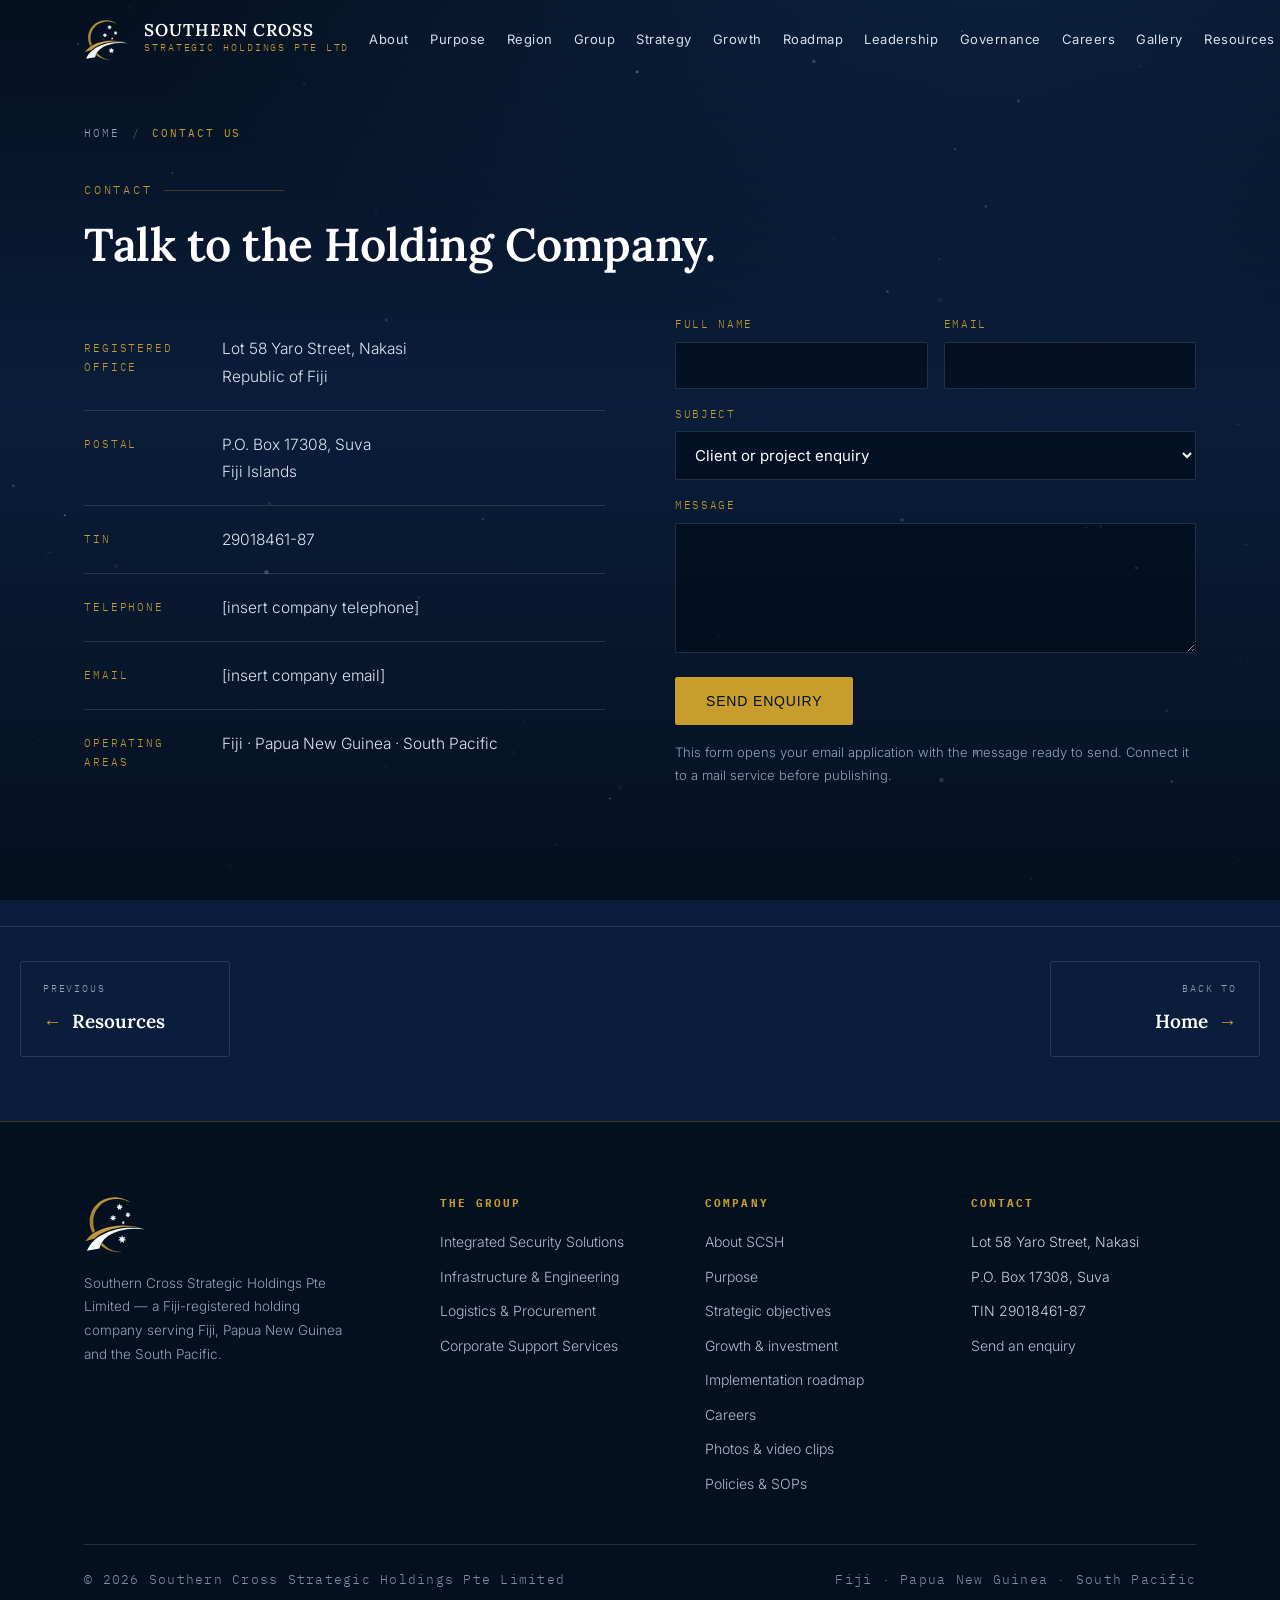
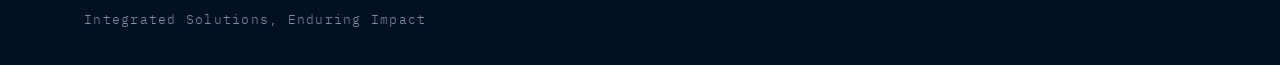
<file: contact.html>
<!DOCTYPE html>
<html lang="en">
<head>
<meta charset="utf-8">
<meta name="viewport" content="width=device-width, initial-scale=1">
<title>Contact the Holding Company &mdash; Southern Cross Strategic Holdings Pte Limited</title>
<meta name="description" content="Contact Southern Cross Strategic Holdings Pte Limited: registered office, postal address and enquiry form.">
<link rel="icon" href="data:image/svg+xml,%3Csvg xmlns='http://www.w3.org/2000/svg' viewBox='0 0 32 32'%3E%3Crect width='32' height='32' fill='%23041529'/%3E%3Cpath d='M16 5l2.1 6.4H24l-4.8 3.9 1.9 6.3L16 17.8l-5.1 3.8 1.9-6.3L8 11.4h5.9z' fill='%23D9A227'/%3E%3C/svg%3E">
<link rel="preconnect" href="https://fonts.googleapis.com">
<link rel="preconnect" href="https://fonts.gstatic.com" crossorigin>
<link href="https://fonts.googleapis.com/css2?family=Lora:wght@400;500;600;700&family=Inter:wght@300;400;500;600&family=IBM+Plex+Mono:wght@400;500&display=swap" rel="stylesheet">
<link rel="stylesheet" href="assets/css/site.css">

</head>
<body class="subpage">
<canvas id="deep" aria-hidden="true"></canvas>
<!-- Artwork note: every illustration here is drawn in SVG, so nothing is licensed
     from a stock library. To use real photographs, see the .plate rule in the
     stylesheet: swap the inline <svg> for <img src="images/photo.jpg" alt="">. -->

<svg width="0" height="0" style="position:absolute" aria-hidden="true">
  <symbol id="ic-eng" viewBox="0 0 24 24"><path d="M3 21h18M5 21V8l5-3v16M14 21V11h5v10M7.5 10.5h0M7.5 13.5h0M7.5 16.5h0M16.5 14h0M16.5 17h0"/></symbol>
  <symbol id="ic-sec" viewBox="0 0 24 24"><path d="M12 2.6 4.5 5.6v6.1c0 4.6 3.1 8.2 7.5 9.7 4.4-1.5 7.5-5.1 7.5-9.7V5.6Z"/><path d="M8.2 10.2 12 13.4l3.8-3.2M8.2 14.1 12 17.3l3.8-3.2"/></symbol>
  <symbol id="ic-log" viewBox="0 0 24 24"><circle cx="12" cy="12" r="9.2"/><path d="M2.8 12h18.4M12 2.8c2.5 2.6 3.8 5.9 3.8 9.2s-1.3 6.6-3.8 9.2c-2.5-2.6-3.8-5.9-3.8-9.2S9.5 5.4 12 2.8Z"/></symbol>
  <symbol id="ic-corp" viewBox="0 0 24 24"><path d="M7 3.5h10a1.5 1.5 0 0 1 1.5 1.5v14A1.5 1.5 0 0 1 17 20.5H7A1.5 1.5 0 0 1 5.5 19V5A1.5 1.5 0 0 1 7 3.5Z"/><path d="M9 8h6M9 12h6M9 16h3"/></symbol>
  <symbol id="ic-roots" viewBox="0 0 24 24"><circle cx="12" cy="12" r="9"/><path d="M3 12h18M12 3c2.4 2.6 3.6 5.7 3.6 9S14.4 18.4 12 21c-2.4-2.6-3.6-5.7-3.6-9S9.6 5.6 12 3Z"/></symbol>
  <symbol id="ic-trust" viewBox="0 0 24 24"><path d="M12 2.8 4.8 5.7v5.9c0 4.4 3 7.9 7.2 9.3 4.2-1.4 7.2-4.9 7.2-9.3V5.7Z"/><path d="m8.6 12 2.4 2.4 4.4-4.6"/></symbol>
  <symbol id="ic-people" viewBox="0 0 24 24"><circle cx="9" cy="8.5" r="3"/><circle cx="17" cy="9.5" r="2.3"/><path d="M3.2 19c.5-3.1 3-5.2 5.8-5.2s5.3 2.1 5.8 5.2M16 14.2c2.2.2 4 2 4.4 4.4"/></symbol>
  <symbol id="ic-md" viewBox="0 0 24 24"><circle cx="12" cy="8" r="3.6"/><path d="M4.6 20c.6-3.8 3.7-6.2 7.4-6.2s6.8 2.4 7.4 6.2"/></symbol>
  <symbol id="ic-ops" viewBox="0 0 24 24"><circle cx="12" cy="12" r="8.8"/><path d="m15.6 8.4-2 5.2-5.2 2 2-5.2Z"/></symbol>
  <symbol id="ic-med" viewBox="0 0 24 24"><path d="M12 3.2 4.8 6v6c0 4.4 3 7.9 7.2 9.2 4.2-1.3 7.2-4.8 7.2-9.2V6Z"/><path d="M12 8.6v6M9 11.6h6"/></symbol>
</svg>
<header id="hdr">
  <div class="wrap bar">
    <a class="brand" href="index.html" aria-label="Southern Cross Strategic Holdings, home">
      <svg class="logo-anim" viewBox="0 0 262 245" aria-hidden="true">
  <g class="lgo-orbit" fill="none" stroke-linecap="round">
    <circle class="lgo-ring lgo-ring-1" cx="131" cy="122" r="119"
            stroke="#C79D2E" stroke-opacity=".45" stroke-width="2"
            stroke-dasharray="54 26 12 26"/>
    <circle class="lgo-ring lgo-ring-2" cx="131" cy="122" r="104"
            stroke="#E8C77A" stroke-opacity=".28" stroke-width="1.2"
            stroke-dasharray="6 22"/>
    <path id="hdtrk" d="M131 3a119 119 0 1 1 0 238a119 119 0 1 1 0-238"
          fill="none" stroke="none"/>
    <circle class="lgo-comet" r="3.4" fill="#F4E3B4">
      <animateMotion dur="7s" repeatCount="indefinite" rotate="auto">
        <mpath href="#hdtrk"/>
      </animateMotion>
    </circle>
  </g>
  <defs>
    <linearGradient id="hdg0" gradientUnits="userSpaceOnUse" x1="126.0" y1="207.4" x2="82.2" y2="228.6"><stop offset="0" stop-color="#866C36"/><stop offset="0.5" stop-color="#9D7C35"/><stop offset="1" stop-color="#AD8938"/></linearGradient>
    <linearGradient id="hdg1" gradientUnits="userSpaceOnUse" x1="88.3" y1="169.9" x2="81.6" y2="142.8"><stop offset="0" stop-color="#B28B35"/><stop offset="0.5" stop-color="#C1973D"/><stop offset="1" stop-color="#D3A645"/></linearGradient>
    <linearGradient id="hdg2" gradientUnits="userSpaceOnUse" x1="11.4" y1="124.4" x2="131.8" y2="-1.2"><stop offset="0" stop-color="#A37F31"/><stop offset="0.5" stop-color="#B18C37"/><stop offset="1" stop-color="#C4983A"/></linearGradient>
    <linearGradient id="hdg3" gradientUnits="userSpaceOnUse" x1="166.9" y1="182.2" x2="146.1" y2="189.1"><stop offset="0" stop-color="#E8EAED"/><stop offset="0.5" stop-color="#F4F5F6"/><stop offset="1" stop-color="#E4E5E8"/></linearGradient>
    <linearGradient id="hdg4" gradientUnits="userSpaceOnUse" x1="137.7" y1="223.3" x2="61.0" y2="166.4"><stop offset="0" stop-color="#E9EBED"/><stop offset="0.5" stop-color="#F0F1F2"/><stop offset="1" stop-color="#FAFAFA"/></linearGradient>
    <linearGradient id="hdg5" gradientUnits="userSpaceOnUse" x1="163.4" y1="120.9" x2="157.6" y2="113.3"><stop offset="0" stop-color="#CACDD4"/><stop offset="0.5" stop-color="#EAEAEE"/><stop offset="1" stop-color="#D9DADF"/></linearGradient>
    <linearGradient id="hdg6" gradientUnits="userSpaceOnUse" x1="125.5" y1="104.4" x2="112.9" y2="92.6"><stop offset="0" stop-color="#E6E9EB"/><stop offset="0.5" stop-color="#F3F4F5"/><stop offset="1" stop-color="#E2E4E8"/></linearGradient>
    <linearGradient id="hdg7" gradientUnits="userSpaceOnUse" x1="186.3" y1="81.5" x2="173.1" y2="89.2"><stop offset="0" stop-color="#DCE0E4"/><stop offset="0.5" stop-color="#EFF0F3"/><stop offset="1" stop-color="#E8EAED"/></linearGradient>
    <linearGradient id="hdg8" gradientUnits="userSpaceOnUse" x1="140.9" y1="61.2" x2="150.4" y2="45.5"><stop offset="0" stop-color="#DEE2E6"/><stop offset="0.5" stop-color="#F2F3F4"/><stop offset="1" stop-color="#E6E8EB"/></linearGradient>
  </defs>
  
  <path class="lgo-arc lgo-a4" fill="url(#hdg0)" fill-rule="evenodd" d="M 69.62,208.38 L 69.88,210.62 L 72.38,213.00 L 78.50,217.75 L 86.50,223.00 L 96.50,228.00 L 97.25,228.00 L 100.62,229.75 L 106.25,231.88 L 108.00,232.12 L 109.88,233.00 L 111.38,233.12 L 112.50,233.88 L 114.25,234.00 L 116.50,234.88 L 119.00,235.12 L 120.25,235.75 L 122.38,235.88 L 126.12,236.75 L 138.12,238.00 L 152.00,237.50 L 152.00,236.50 L 138.12,235.88 L 135.62,235.12 L 132.50,234.88 L 123.62,232.75 L 122.12,232.00 L 120.38,231.88 L 119.12,231.00 L 112.62,228.75 L 111.75,228.00 L 108.62,226.75 L 103.12,223.75 L 91.62,215.62 L 83.88,208.62 L 75.50,200.12 L 74.00,200.25 L 70.75,207.12 Z"/>
  <path class="lgo-arc lgo-a2" fill="url(#hdg1)" fill-rule="evenodd" d="M 226.62,136.88 L 213.50,134.00 L 191.88,130.88 L 164.12,129.25 L 136.50,130.00 L 104.50,134.88 L 103.50,135.75 L 98.88,136.12 L 72.75,144.00 L 54.75,152.00 L 40.12,160.00 L 27.50,169.12 L 18.00,178.00 L 6.50,192.25 L 6.50,193.62 L 29.62,186.00 L 42.38,183.00 L 56.00,171.25 L 72.50,160.88 L 89.88,152.38 L 112.38,144.12 L 149.50,136.25 L 168.50,134.38 L 197.62,134.38 L 215.62,136.12 L 226.62,137.88 Z"/>
  <path class="lgo-arc lgo-a1" fill="url(#hdg2)" fill-rule="evenodd" d="M 186.75,32.38 L 176.25,25.88 L 163.12,20.00 L 149.75,15.88 L 130.25,13.12 L 112.38,13.88 L 96.62,17.00 L 80.62,22.88 L 64.25,32.00 L 48.88,45.88 L 40.00,56.38 L 31.00,72.50 L 25.00,90.62 L 23.00,104.38 L 24.00,128.38 L 27.12,141.00 L 33.50,158.00 L 35.25,158.50 L 45.12,152.50 L 40.00,135.25 L 38.12,123.50 L 38.12,101.62 L 40.62,88.75 L 46.00,74.62 L 51.38,64.50 L 64.12,48.25 L 72.62,40.38 L 83.88,33.25 L 96.75,27.00 L 112.25,22.12 L 125.38,20.25 L 139.75,20.00 L 151.75,21.12 L 167.38,25.00 L 186.75,33.38 Z"/>
  <path class="lgo-star lgo-s1" fill="url(#hdg3)" fill-rule="evenodd" d="M 169.25,175.62 L 168.25,175.62 L 167.50,176.12 L 165.50,176.50 L 161.25,178.00 L 159.88,178.00 L 159.25,177.12 L 158.25,173.75 L 157.25,171.38 L 156.88,169.75 L 155.75,169.62 L 155.25,170.50 L 155.00,172.00 L 153.25,175.62 L 152.88,177.00 L 152.12,177.88 L 151.00,177.88 L 150.25,177.38 L 148.62,177.12 L 144.88,175.88 L 143.50,175.88 L 143.50,176.88 L 147.50,182.38 L 147.62,183.62 L 145.25,185.62 L 140.62,188.50 L 140.75,189.75 L 142.88,189.75 L 145.50,190.25 L 148.88,190.38 L 149.50,190.75 L 149.62,192.62 L 149.25,196.38 L 148.50,199.62 L 148.50,200.62 L 149.50,200.62 L 152.25,197.75 L 155.62,194.75 L 157.00,194.88 L 161.12,198.50 L 162.88,200.38 L 163.88,200.38 L 163.50,196.25 L 162.62,192.25 L 162.62,191.12 L 163.38,190.50 L 167.75,190.12 L 169.25,189.62 L 172.12,189.50 L 172.12,188.38 L 170.75,187.75 L 164.88,183.75 L 165.00,182.38 L 168.00,177.88 L 169.25,176.62 Z"/>
  <path class="lgo-arc lgo-a3" fill="url(#hdg4)" fill-rule="evenodd" d="M 244.38,143.12 L 223.50,139.38 L 211.12,138.25 L 172.75,138.62 L 149.62,141.38 L 133.88,144.50 L 100.62,154.50 L 70.62,168.38 L 56.50,177.50 L 45.50,186.25 L 31.88,199.88 L 25.25,208.50 L 16.25,222.88 L 12.38,232.62 L 63.50,223.25 L 67.12,210.62 L 70.25,203.62 L 76.12,194.25 L 83.00,185.75 L 91.00,178.00 L 102.75,169.12 L 117.00,161.25 L 128.62,156.25 L 146.88,150.38 L 176.38,144.50 L 208.25,142.38 L 244.38,144.12 Z"/>
  <path class="lgo-star lgo-s5" fill="url(#hdg5)" fill-rule="evenodd" d="M 159.88,110.25 L 159.62,110.62 L 159.50,112.25 L 159.25,112.75 L 158.88,113.12 L 158.50,113.38 L 155.38,113.38 L 155.38,114.50 L 156.62,115.62 L 156.75,115.88 L 156.75,116.88 L 156.25,117.50 L 155.75,117.75 L 155.12,118.25 L 155.25,119.38 L 155.50,119.50 L 157.00,119.50 L 157.38,119.62 L 158.00,120.25 L 158.00,121.38 L 157.50,122.38 L 157.50,123.38 L 158.62,123.38 L 158.88,123.12 L 159.12,122.62 L 159.88,121.75 L 161.00,121.75 L 161.88,122.75 L 162.12,123.25 L 162.50,123.50 L 163.50,123.50 L 163.50,122.38 L 163.00,121.38 L 163.00,120.25 L 163.12,120.00 L 163.38,119.75 L 164.12,119.38 L 166.25,119.38 L 166.12,118.12 L 166.00,118.12 L 164.88,117.38 L 164.50,117.00 L 164.50,115.88 L 165.75,114.62 L 165.88,114.38 L 165.88,113.38 L 164.88,113.38 L 164.50,113.62 L 163.00,113.62 L 162.50,113.38 L 161.75,112.62 L 161.38,111.88 L 161.12,111.00 L 161.12,110.50 L 160.88,110.25 Z"/>
  <path class="lgo-star lgo-s3" fill="url(#hdg6)" fill-rule="evenodd" d="M 108.88,90.75 L 108.88,91.88 L 110.00,93.00 L 111.25,95.00 L 112.12,95.88 L 112.12,97.00 L 109.38,99.50 L 107.12,101.00 L 107.12,102.00 L 109.62,102.12 L 111.62,102.50 L 113.38,102.50 L 113.88,103.00 L 114.00,105.62 L 113.75,106.38 L 113.75,107.50 L 113.12,109.00 L 113.12,110.00 L 114.12,110.00 L 118.38,105.62 L 119.75,105.75 L 123.88,110.00 L 124.88,110.00 L 124.88,108.50 L 124.50,107.62 L 124.50,106.12 L 124.12,104.62 L 124.12,103.38 L 124.38,102.88 L 125.12,102.38 L 126.38,102.12 L 130.88,101.88 L 130.88,100.88 L 127.62,98.25 L 126.62,97.75 L 125.88,97.00 L 126.00,95.62 L 127.25,94.25 L 128.00,93.00 L 129.25,91.75 L 129.38,90.50 L 128.38,90.50 L 127.62,91.00 L 124.50,91.25 L 123.50,91.75 L 122.12,91.75 L 121.62,91.38 L 121.00,90.25 L 120.75,88.75 L 119.88,87.50 L 119.88,86.62 L 119.50,85.75 L 118.25,85.88 L 118.00,86.50 L 118.00,87.25 L 117.00,88.88 L 116.75,90.12 L 116.00,91.50 L 115.50,92.00 L 114.38,92.00 L 112.25,91.12 L 110.75,91.12 L 109.88,90.75 Z"/>
  <path class="lgo-star lgo-s4" fill="url(#hdg7)" fill-rule="evenodd" d="M 189.25,78.50 L 188.00,78.50 L 186.75,79.00 L 184.62,79.25 L 184.00,79.75 L 182.88,79.75 L 182.00,78.62 L 181.62,76.88 L 181.00,75.88 L 180.75,75.12 L 180.75,74.38 L 180.50,73.88 L 179.25,73.75 L 178.50,76.25 L 177.88,77.25 L 177.75,78.25 L 176.75,79.50 L 175.75,79.50 L 174.38,79.00 L 173.12,79.00 L 172.12,78.50 L 170.75,78.50 L 170.75,79.62 L 172.00,80.88 L 172.88,82.25 L 173.62,83.00 L 173.62,84.25 L 171.00,86.75 L 170.12,87.25 L 169.50,87.88 L 169.50,88.88 L 173.62,89.00 L 174.38,89.25 L 174.75,89.62 L 175.00,90.25 L 174.88,93.62 L 174.62,94.12 L 174.62,95.50 L 175.75,95.50 L 178.00,93.00 L 179.00,92.25 L 180.38,92.38 L 183.38,95.38 L 184.38,95.38 L 184.38,92.38 L 184.12,91.62 L 184.12,89.88 L 184.25,89.62 L 185.00,89.12 L 187.88,89.00 L 190.12,89.12 L 190.50,89.00 L 190.50,88.00 L 189.12,87.00 L 187.38,85.38 L 186.50,84.88 L 186.00,84.25 L 186.00,83.12 L 186.88,82.38 L 187.75,81.12 L 189.25,79.62 Z"/>
  <path class="lgo-star lgo-s2" fill="url(#hdg8)" fill-rule="evenodd" d="M 156.62,45.25 L 155.62,45.25 L 154.25,46.00 L 152.25,46.25 L 150.25,47.00 L 148.88,47.00 L 148.12,46.25 L 148.00,45.38 L 147.38,44.25 L 147.38,43.75 L 147.00,43.12 L 146.12,40.25 L 145.00,40.12 L 144.75,41.25 L 144.12,42.50 L 144.00,43.38 L 143.12,44.88 L 142.75,46.25 L 142.12,46.88 L 140.62,47.00 L 138.38,46.12 L 136.62,45.88 L 136.00,45.38 L 134.88,45.38 L 134.88,46.62 L 135.62,47.25 L 136.12,48.25 L 138.12,50.88 L 138.12,52.12 L 134.12,55.62 L 133.12,56.12 L 133.25,57.25 L 138.25,57.62 L 139.25,57.88 L 139.75,58.25 L 140.00,58.75 L 140.00,59.75 L 139.50,62.00 L 139.50,63.25 L 139.12,64.25 L 139.25,65.62 L 140.25,65.62 L 141.75,64.00 L 143.38,62.75 L 144.88,61.25 L 146.00,61.25 L 149.00,63.88 L 150.38,65.38 L 151.50,65.38 L 151.50,64.25 L 151.12,63.12 L 151.12,58.25 L 151.88,57.62 L 154.62,57.62 L 156.00,57.25 L 158.12,57.12 L 158.00,56.00 L 156.88,55.50 L 152.88,52.00 L 153.00,50.75 L 153.88,49.88 L 155.25,47.88 L 156.50,46.62 Z"/>
</svg>
      <span><b>SOUTHERN CROSS</b><span>Strategic Holdings Pte Ltd</span></span>
    </a>
    <button class="burger" id="burger" aria-label="Open menu" aria-expanded="false"><span></span><span></span><span></span></button>
    <nav id="nav">
      <a class="nav-home" href="index.html">Home</a>
      <a href="about.html">About</a>
      <a href="purpose.html">Purpose</a>
      <a href="region.html">Region</a>
      <a href="group.html">Group</a>
      <a href="strategy.html">Strategy</a>
      <a href="growth.html">Growth</a>
      <a href="roadmap.html">Roadmap</a>
      <a href="leadership.html">Leadership</a>
      <a href="governance.html">Governance</a>
      <a href="careers.html">Careers</a>
      <a href="gallery.html">Gallery</a>
      <a href="resources.html">Resources</a>
      <a class="cta active" aria-current="page" href="contact.html">Contact us</a>
    </nav>
  </div>
</header>


<main>
<div class="pagehead">
  <div class="wrap">
    <div class="crumbs" role="navigation" aria-label="Breadcrumb">
      <a href="index.html">Home</a>
      <span aria-hidden="true">/</span>
      <b aria-current="page">Contact us</b>
    </div>
  </div>
</div>
<!-- ================= CONTACT ================= -->
<section class="sec sec--panel" id="contact">
  <div class="wrap">
    <p class="eyebrow rv">Contact</p>
    <h2 class="title rv" style="margin-bottom:44px">Talk to the Holding Company.</h2>
    <div class="contact-grid">
      <div class="rv">
        <dl style="margin:0">
          <div class="detail"><dt>Registered office</dt><dd>Lot 58 Yaro Street, Nakasi<br>Republic of Fiji</dd></div>
          <div class="detail"><dt>Postal</dt><dd>P.O. Box 17308, Suva<br>Fiji Islands</dd></div>
          <div class="detail"><dt>TIN</dt><dd>29018461-87</dd></div>
          <div class="detail"><dt>Telephone</dt><dd>[insert company telephone]</dd></div>
          <div class="detail"><dt>Email</dt><dd>[insert company email]</dd></div>
          <div class="detail" style="border-bottom:0"><dt>Operating areas</dt><dd>Fiji &middot; Papua New Guinea &middot; South Pacific</dd></div>
        </dl>
      </div>
      <div class="rv">
        <form id="enq" novalidate>
          <div class="grid g2" style="gap:16px">
            <div class="field"><label for="nm">Full name</label><input id="nm" name="name" required></div>
            <div class="field"><label for="em">Email</label><input id="em" type="email" name="email" required></div>
          </div>
          <div class="field"><label for="sb">Subject</label>
            <select id="sb" name="subject">
              <option>Client or project enquiry</option>
              <option>Partnership or supplier</option>
              <option>Employment enquiry</option>
              <option>Government or regulatory</option>
              <option>Media</option>
            </select>
          </div>
          <div class="field"><label for="ms">Message</label><textarea id="ms" name="message" required></textarea></div>
          <button class="btn" type="submit" style="justify-self:start;cursor:pointer">Send enquiry</button>
          <p class="form-note" id="fn">This form opens your email application with the message ready to send. Connect it to a mail service before publishing.</p>
        </form>
      </div>
    </div>
  </div>
</section>
<div class="pager" role="navigation" aria-label="Next and previous pages">
  <div class="wrap">
    <a class="pg pg--prev" href="resources.html"><span>Previous</span><b>Resources</b></a>
    <a class="pg pg--next" href="index.html"><span>Back to</span><b>Home</b></a>
  </div>
</div>
</main>
<footer>
  <div class="wrap">
    <div class="foot">
      <div class="foot-brand">
        <svg class="logo-anim" viewBox="0 0 262 245" aria-hidden="true">
  <g class="lgo-orbit" fill="none" stroke-linecap="round">
    <circle class="lgo-ring lgo-ring-1" cx="131" cy="122" r="119"
            stroke="#C79D2E" stroke-opacity=".45" stroke-width="2"
            stroke-dasharray="54 26 12 26"/>
    <circle class="lgo-ring lgo-ring-2" cx="131" cy="122" r="104"
            stroke="#E8C77A" stroke-opacity=".28" stroke-width="1.2"
            stroke-dasharray="6 22"/>
    <path id="fttrk" d="M131 3a119 119 0 1 1 0 238a119 119 0 1 1 0-238"
          fill="none" stroke="none"/>
    <circle class="lgo-comet" r="3.4" fill="#F4E3B4">
      <animateMotion dur="7s" repeatCount="indefinite" rotate="auto">
        <mpath href="#fttrk"/>
      </animateMotion>
    </circle>
  </g>
  <defs>
    <linearGradient id="ftg0" gradientUnits="userSpaceOnUse" x1="126.0" y1="207.4" x2="82.2" y2="228.6"><stop offset="0" stop-color="#866C36"/><stop offset="0.5" stop-color="#9D7C35"/><stop offset="1" stop-color="#AD8938"/></linearGradient>
    <linearGradient id="ftg1" gradientUnits="userSpaceOnUse" x1="88.3" y1="169.9" x2="81.6" y2="142.8"><stop offset="0" stop-color="#B28B35"/><stop offset="0.5" stop-color="#C1973D"/><stop offset="1" stop-color="#D3A645"/></linearGradient>
    <linearGradient id="ftg2" gradientUnits="userSpaceOnUse" x1="11.4" y1="124.4" x2="131.8" y2="-1.2"><stop offset="0" stop-color="#A37F31"/><stop offset="0.5" stop-color="#B18C37"/><stop offset="1" stop-color="#C4983A"/></linearGradient>
    <linearGradient id="ftg3" gradientUnits="userSpaceOnUse" x1="166.9" y1="182.2" x2="146.1" y2="189.1"><stop offset="0" stop-color="#E8EAED"/><stop offset="0.5" stop-color="#F4F5F6"/><stop offset="1" stop-color="#E4E5E8"/></linearGradient>
    <linearGradient id="ftg4" gradientUnits="userSpaceOnUse" x1="137.7" y1="223.3" x2="61.0" y2="166.4"><stop offset="0" stop-color="#E9EBED"/><stop offset="0.5" stop-color="#F0F1F2"/><stop offset="1" stop-color="#FAFAFA"/></linearGradient>
    <linearGradient id="ftg5" gradientUnits="userSpaceOnUse" x1="163.4" y1="120.9" x2="157.6" y2="113.3"><stop offset="0" stop-color="#CACDD4"/><stop offset="0.5" stop-color="#EAEAEE"/><stop offset="1" stop-color="#D9DADF"/></linearGradient>
    <linearGradient id="ftg6" gradientUnits="userSpaceOnUse" x1="125.5" y1="104.4" x2="112.9" y2="92.6"><stop offset="0" stop-color="#E6E9EB"/><stop offset="0.5" stop-color="#F3F4F5"/><stop offset="1" stop-color="#E2E4E8"/></linearGradient>
    <linearGradient id="ftg7" gradientUnits="userSpaceOnUse" x1="186.3" y1="81.5" x2="173.1" y2="89.2"><stop offset="0" stop-color="#DCE0E4"/><stop offset="0.5" stop-color="#EFF0F3"/><stop offset="1" stop-color="#E8EAED"/></linearGradient>
    <linearGradient id="ftg8" gradientUnits="userSpaceOnUse" x1="140.9" y1="61.2" x2="150.4" y2="45.5"><stop offset="0" stop-color="#DEE2E6"/><stop offset="0.5" stop-color="#F2F3F4"/><stop offset="1" stop-color="#E6E8EB"/></linearGradient>
  </defs>
  
  <path class="lgo-arc lgo-a4" fill="url(#ftg0)" fill-rule="evenodd" d="M 69.62,208.38 L 69.88,210.62 L 72.38,213.00 L 78.50,217.75 L 86.50,223.00 L 96.50,228.00 L 97.25,228.00 L 100.62,229.75 L 106.25,231.88 L 108.00,232.12 L 109.88,233.00 L 111.38,233.12 L 112.50,233.88 L 114.25,234.00 L 116.50,234.88 L 119.00,235.12 L 120.25,235.75 L 122.38,235.88 L 126.12,236.75 L 138.12,238.00 L 152.00,237.50 L 152.00,236.50 L 138.12,235.88 L 135.62,235.12 L 132.50,234.88 L 123.62,232.75 L 122.12,232.00 L 120.38,231.88 L 119.12,231.00 L 112.62,228.75 L 111.75,228.00 L 108.62,226.75 L 103.12,223.75 L 91.62,215.62 L 83.88,208.62 L 75.50,200.12 L 74.00,200.25 L 70.75,207.12 Z"/>
  <path class="lgo-arc lgo-a2" fill="url(#ftg1)" fill-rule="evenodd" d="M 226.62,136.88 L 213.50,134.00 L 191.88,130.88 L 164.12,129.25 L 136.50,130.00 L 104.50,134.88 L 103.50,135.75 L 98.88,136.12 L 72.75,144.00 L 54.75,152.00 L 40.12,160.00 L 27.50,169.12 L 18.00,178.00 L 6.50,192.25 L 6.50,193.62 L 29.62,186.00 L 42.38,183.00 L 56.00,171.25 L 72.50,160.88 L 89.88,152.38 L 112.38,144.12 L 149.50,136.25 L 168.50,134.38 L 197.62,134.38 L 215.62,136.12 L 226.62,137.88 Z"/>
  <path class="lgo-arc lgo-a1" fill="url(#ftg2)" fill-rule="evenodd" d="M 186.75,32.38 L 176.25,25.88 L 163.12,20.00 L 149.75,15.88 L 130.25,13.12 L 112.38,13.88 L 96.62,17.00 L 80.62,22.88 L 64.25,32.00 L 48.88,45.88 L 40.00,56.38 L 31.00,72.50 L 25.00,90.62 L 23.00,104.38 L 24.00,128.38 L 27.12,141.00 L 33.50,158.00 L 35.25,158.50 L 45.12,152.50 L 40.00,135.25 L 38.12,123.50 L 38.12,101.62 L 40.62,88.75 L 46.00,74.62 L 51.38,64.50 L 64.12,48.25 L 72.62,40.38 L 83.88,33.25 L 96.75,27.00 L 112.25,22.12 L 125.38,20.25 L 139.75,20.00 L 151.75,21.12 L 167.38,25.00 L 186.75,33.38 Z"/>
  <path class="lgo-star lgo-s1" fill="url(#ftg3)" fill-rule="evenodd" d="M 169.25,175.62 L 168.25,175.62 L 167.50,176.12 L 165.50,176.50 L 161.25,178.00 L 159.88,178.00 L 159.25,177.12 L 158.25,173.75 L 157.25,171.38 L 156.88,169.75 L 155.75,169.62 L 155.25,170.50 L 155.00,172.00 L 153.25,175.62 L 152.88,177.00 L 152.12,177.88 L 151.00,177.88 L 150.25,177.38 L 148.62,177.12 L 144.88,175.88 L 143.50,175.88 L 143.50,176.88 L 147.50,182.38 L 147.62,183.62 L 145.25,185.62 L 140.62,188.50 L 140.75,189.75 L 142.88,189.75 L 145.50,190.25 L 148.88,190.38 L 149.50,190.75 L 149.62,192.62 L 149.25,196.38 L 148.50,199.62 L 148.50,200.62 L 149.50,200.62 L 152.25,197.75 L 155.62,194.75 L 157.00,194.88 L 161.12,198.50 L 162.88,200.38 L 163.88,200.38 L 163.50,196.25 L 162.62,192.25 L 162.62,191.12 L 163.38,190.50 L 167.75,190.12 L 169.25,189.62 L 172.12,189.50 L 172.12,188.38 L 170.75,187.75 L 164.88,183.75 L 165.00,182.38 L 168.00,177.88 L 169.25,176.62 Z"/>
  <path class="lgo-arc lgo-a3" fill="url(#ftg4)" fill-rule="evenodd" d="M 244.38,143.12 L 223.50,139.38 L 211.12,138.25 L 172.75,138.62 L 149.62,141.38 L 133.88,144.50 L 100.62,154.50 L 70.62,168.38 L 56.50,177.50 L 45.50,186.25 L 31.88,199.88 L 25.25,208.50 L 16.25,222.88 L 12.38,232.62 L 63.50,223.25 L 67.12,210.62 L 70.25,203.62 L 76.12,194.25 L 83.00,185.75 L 91.00,178.00 L 102.75,169.12 L 117.00,161.25 L 128.62,156.25 L 146.88,150.38 L 176.38,144.50 L 208.25,142.38 L 244.38,144.12 Z"/>
  <path class="lgo-star lgo-s5" fill="url(#ftg5)" fill-rule="evenodd" d="M 159.88,110.25 L 159.62,110.62 L 159.50,112.25 L 159.25,112.75 L 158.88,113.12 L 158.50,113.38 L 155.38,113.38 L 155.38,114.50 L 156.62,115.62 L 156.75,115.88 L 156.75,116.88 L 156.25,117.50 L 155.75,117.75 L 155.12,118.25 L 155.25,119.38 L 155.50,119.50 L 157.00,119.50 L 157.38,119.62 L 158.00,120.25 L 158.00,121.38 L 157.50,122.38 L 157.50,123.38 L 158.62,123.38 L 158.88,123.12 L 159.12,122.62 L 159.88,121.75 L 161.00,121.75 L 161.88,122.75 L 162.12,123.25 L 162.50,123.50 L 163.50,123.50 L 163.50,122.38 L 163.00,121.38 L 163.00,120.25 L 163.12,120.00 L 163.38,119.75 L 164.12,119.38 L 166.25,119.38 L 166.12,118.12 L 166.00,118.12 L 164.88,117.38 L 164.50,117.00 L 164.50,115.88 L 165.75,114.62 L 165.88,114.38 L 165.88,113.38 L 164.88,113.38 L 164.50,113.62 L 163.00,113.62 L 162.50,113.38 L 161.75,112.62 L 161.38,111.88 L 161.12,111.00 L 161.12,110.50 L 160.88,110.25 Z"/>
  <path class="lgo-star lgo-s3" fill="url(#ftg6)" fill-rule="evenodd" d="M 108.88,90.75 L 108.88,91.88 L 110.00,93.00 L 111.25,95.00 L 112.12,95.88 L 112.12,97.00 L 109.38,99.50 L 107.12,101.00 L 107.12,102.00 L 109.62,102.12 L 111.62,102.50 L 113.38,102.50 L 113.88,103.00 L 114.00,105.62 L 113.75,106.38 L 113.75,107.50 L 113.12,109.00 L 113.12,110.00 L 114.12,110.00 L 118.38,105.62 L 119.75,105.75 L 123.88,110.00 L 124.88,110.00 L 124.88,108.50 L 124.50,107.62 L 124.50,106.12 L 124.12,104.62 L 124.12,103.38 L 124.38,102.88 L 125.12,102.38 L 126.38,102.12 L 130.88,101.88 L 130.88,100.88 L 127.62,98.25 L 126.62,97.75 L 125.88,97.00 L 126.00,95.62 L 127.25,94.25 L 128.00,93.00 L 129.25,91.75 L 129.38,90.50 L 128.38,90.50 L 127.62,91.00 L 124.50,91.25 L 123.50,91.75 L 122.12,91.75 L 121.62,91.38 L 121.00,90.25 L 120.75,88.75 L 119.88,87.50 L 119.88,86.62 L 119.50,85.75 L 118.25,85.88 L 118.00,86.50 L 118.00,87.25 L 117.00,88.88 L 116.75,90.12 L 116.00,91.50 L 115.50,92.00 L 114.38,92.00 L 112.25,91.12 L 110.75,91.12 L 109.88,90.75 Z"/>
  <path class="lgo-star lgo-s4" fill="url(#ftg7)" fill-rule="evenodd" d="M 189.25,78.50 L 188.00,78.50 L 186.75,79.00 L 184.62,79.25 L 184.00,79.75 L 182.88,79.75 L 182.00,78.62 L 181.62,76.88 L 181.00,75.88 L 180.75,75.12 L 180.75,74.38 L 180.50,73.88 L 179.25,73.75 L 178.50,76.25 L 177.88,77.25 L 177.75,78.25 L 176.75,79.50 L 175.75,79.50 L 174.38,79.00 L 173.12,79.00 L 172.12,78.50 L 170.75,78.50 L 170.75,79.62 L 172.00,80.88 L 172.88,82.25 L 173.62,83.00 L 173.62,84.25 L 171.00,86.75 L 170.12,87.25 L 169.50,87.88 L 169.50,88.88 L 173.62,89.00 L 174.38,89.25 L 174.75,89.62 L 175.00,90.25 L 174.88,93.62 L 174.62,94.12 L 174.62,95.50 L 175.75,95.50 L 178.00,93.00 L 179.00,92.25 L 180.38,92.38 L 183.38,95.38 L 184.38,95.38 L 184.38,92.38 L 184.12,91.62 L 184.12,89.88 L 184.25,89.62 L 185.00,89.12 L 187.88,89.00 L 190.12,89.12 L 190.50,89.00 L 190.50,88.00 L 189.12,87.00 L 187.38,85.38 L 186.50,84.88 L 186.00,84.25 L 186.00,83.12 L 186.88,82.38 L 187.75,81.12 L 189.25,79.62 Z"/>
  <path class="lgo-star lgo-s2" fill="url(#ftg8)" fill-rule="evenodd" d="M 156.62,45.25 L 155.62,45.25 L 154.25,46.00 L 152.25,46.25 L 150.25,47.00 L 148.88,47.00 L 148.12,46.25 L 148.00,45.38 L 147.38,44.25 L 147.38,43.75 L 147.00,43.12 L 146.12,40.25 L 145.00,40.12 L 144.75,41.25 L 144.12,42.50 L 144.00,43.38 L 143.12,44.88 L 142.75,46.25 L 142.12,46.88 L 140.62,47.00 L 138.38,46.12 L 136.62,45.88 L 136.00,45.38 L 134.88,45.38 L 134.88,46.62 L 135.62,47.25 L 136.12,48.25 L 138.12,50.88 L 138.12,52.12 L 134.12,55.62 L 133.12,56.12 L 133.25,57.25 L 138.25,57.62 L 139.25,57.88 L 139.75,58.25 L 140.00,58.75 L 140.00,59.75 L 139.50,62.00 L 139.50,63.25 L 139.12,64.25 L 139.25,65.62 L 140.25,65.62 L 141.75,64.00 L 143.38,62.75 L 144.88,61.25 L 146.00,61.25 L 149.00,63.88 L 150.38,65.38 L 151.50,65.38 L 151.50,64.25 L 151.12,63.12 L 151.12,58.25 L 151.88,57.62 L 154.62,57.62 L 156.00,57.25 L 158.12,57.12 L 158.00,56.00 L 156.88,55.50 L 152.88,52.00 L 153.00,50.75 L 153.88,49.88 L 155.25,47.88 L 156.50,46.62 Z"/>
</svg>
        <p>Southern Cross Strategic Holdings Pte Limited &mdash; a Fiji-registered holding company serving Fiji, Papua New Guinea and the South Pacific.</p>
      </div>
      <div>
        <h5>The Group</h5>
        <ul>
          <li><a href="group.html">Integrated Security Solutions</a></li>
          <li><a href="group.html">Infrastructure &amp; Engineering</a></li>
          <li><a href="group.html">Logistics &amp; Procurement</a></li>
          <li><a href="group.html">Corporate Support Services</a></li>
        </ul>
      </div>
      <div>
        <h5>Company</h5>
        <ul>
          <li><a href="about.html">About SCSH</a></li>
          <li><a href="purpose.html">Purpose</a></li>
          <li><a href="strategy.html">Strategic objectives</a></li>
          <li><a href="growth.html">Growth &amp; investment</a></li>
          <li><a href="roadmap.html">Implementation roadmap</a></li>
          <li><a href="careers.html">Careers</a></li>
          <li><a href="gallery.html">Photos &amp; video clips</a></li>
          <li><a href="resources.html">Policies &amp; SOPs</a></li>
        </ul>
      </div>
      <div>
        <h5>Contact</h5>
        <ul>
          <li>Lot 58 Yaro Street, Nakasi</li>
          <li>P.O. Box 17308, Suva</li>
          <li>TIN 29018461-87</li>
          <li><a href="contact.html">Send an enquiry</a></li>
        </ul>
      </div>
    </div>
    <div class="rule"></div>
    <div class="legal">
      <span>&copy; <span id="yr"></span> Southern Cross Strategic Holdings Pte Limited</span>
      <span>Fiji &middot; Papua New Guinea &middot; South Pacific</span>
      <span>Integrated Solutions, Enduring Impact</span>
    </div>
  </div>
</footer>
<button id="top" aria-label="Back to top">&uarr;</button>

<script src="assets/js/site.js"></script>
</body>
</html>
</file>
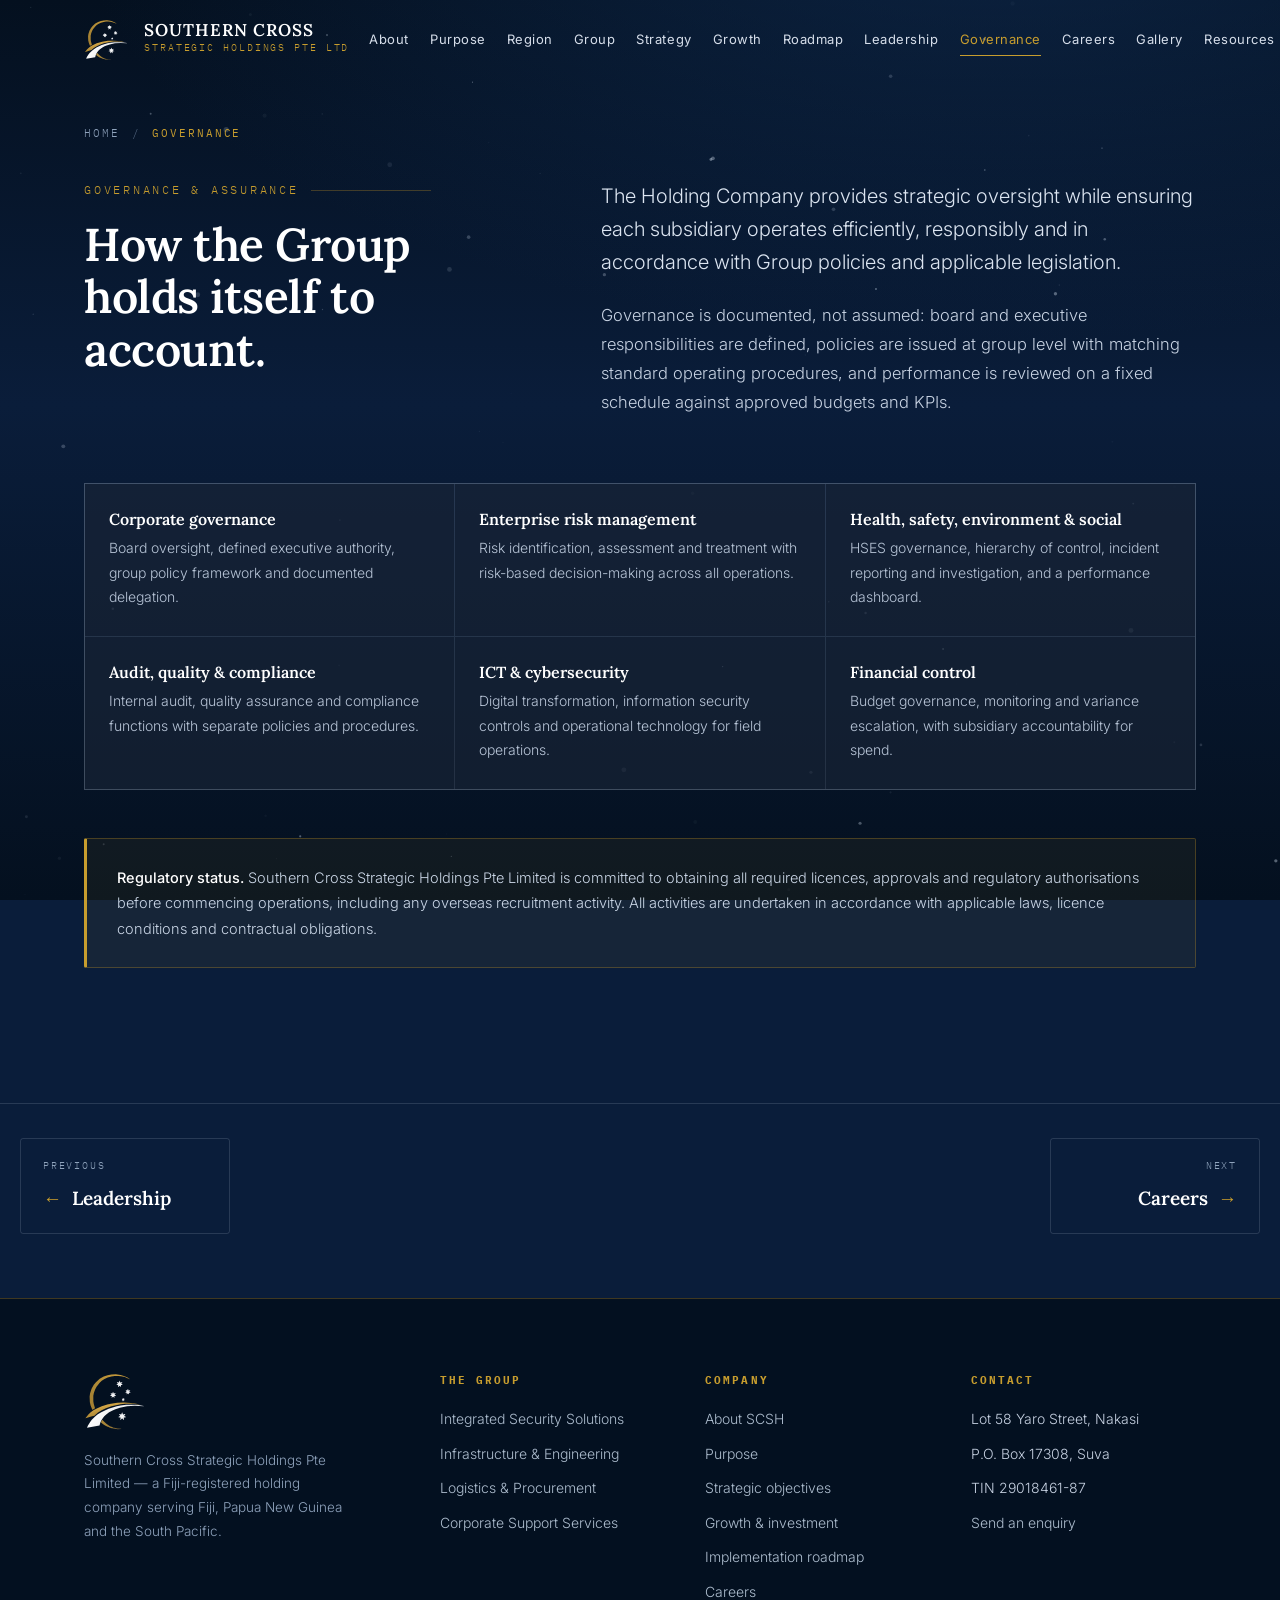
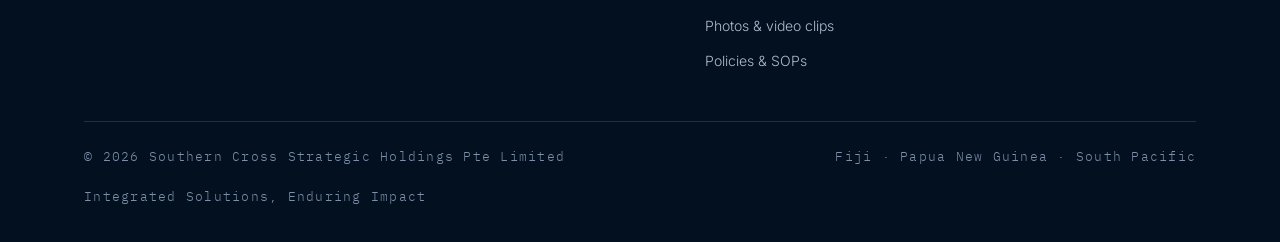
<file: governance.html>
<!DOCTYPE html>
<html lang="en">
<head>
<meta charset="utf-8">
<meta name="viewport" content="width=device-width, initial-scale=1">
<title>Governance and assurance &mdash; Southern Cross Strategic Holdings Pte Limited</title>
<meta name="description" content="Corporate governance, risk, HSES, audit, ICT and financial control across the Group, and its regulatory position.">
<link rel="icon" href="data:image/svg+xml,%3Csvg xmlns='http://www.w3.org/2000/svg' viewBox='0 0 32 32'%3E%3Crect width='32' height='32' fill='%23041529'/%3E%3Cpath d='M16 5l2.1 6.4H24l-4.8 3.9 1.9 6.3L16 17.8l-5.1 3.8 1.9-6.3L8 11.4h5.9z' fill='%23D9A227'/%3E%3C/svg%3E">
<link rel="preconnect" href="https://fonts.googleapis.com">
<link rel="preconnect" href="https://fonts.gstatic.com" crossorigin>
<link href="https://fonts.googleapis.com/css2?family=Lora:wght@400;500;600;700&family=Inter:wght@300;400;500;600&family=IBM+Plex+Mono:wght@400;500&display=swap" rel="stylesheet">
<link rel="stylesheet" href="assets/css/site.css">

</head>
<body class="subpage">
<canvas id="deep" aria-hidden="true"></canvas>
<!-- Artwork note: every illustration here is drawn in SVG, so nothing is licensed
     from a stock library. To use real photographs, see the .plate rule in the
     stylesheet: swap the inline <svg> for <img src="images/photo.jpg" alt="">. -->

<svg width="0" height="0" style="position:absolute" aria-hidden="true">
  <symbol id="ic-eng" viewBox="0 0 24 24"><path d="M3 21h18M5 21V8l5-3v16M14 21V11h5v10M7.5 10.5h0M7.5 13.5h0M7.5 16.5h0M16.5 14h0M16.5 17h0"/></symbol>
  <symbol id="ic-sec" viewBox="0 0 24 24"><path d="M12 2.6 4.5 5.6v6.1c0 4.6 3.1 8.2 7.5 9.7 4.4-1.5 7.5-5.1 7.5-9.7V5.6Z"/><path d="M8.2 10.2 12 13.4l3.8-3.2M8.2 14.1 12 17.3l3.8-3.2"/></symbol>
  <symbol id="ic-log" viewBox="0 0 24 24"><circle cx="12" cy="12" r="9.2"/><path d="M2.8 12h18.4M12 2.8c2.5 2.6 3.8 5.9 3.8 9.2s-1.3 6.6-3.8 9.2c-2.5-2.6-3.8-5.9-3.8-9.2S9.5 5.4 12 2.8Z"/></symbol>
  <symbol id="ic-corp" viewBox="0 0 24 24"><path d="M7 3.5h10a1.5 1.5 0 0 1 1.5 1.5v14A1.5 1.5 0 0 1 17 20.5H7A1.5 1.5 0 0 1 5.5 19V5A1.5 1.5 0 0 1 7 3.5Z"/><path d="M9 8h6M9 12h6M9 16h3"/></symbol>
  <symbol id="ic-roots" viewBox="0 0 24 24"><circle cx="12" cy="12" r="9"/><path d="M3 12h18M12 3c2.4 2.6 3.6 5.7 3.6 9S14.4 18.4 12 21c-2.4-2.6-3.6-5.7-3.6-9S9.6 5.6 12 3Z"/></symbol>
  <symbol id="ic-trust" viewBox="0 0 24 24"><path d="M12 2.8 4.8 5.7v5.9c0 4.4 3 7.9 7.2 9.3 4.2-1.4 7.2-4.9 7.2-9.3V5.7Z"/><path d="m8.6 12 2.4 2.4 4.4-4.6"/></symbol>
  <symbol id="ic-people" viewBox="0 0 24 24"><circle cx="9" cy="8.5" r="3"/><circle cx="17" cy="9.5" r="2.3"/><path d="M3.2 19c.5-3.1 3-5.2 5.8-5.2s5.3 2.1 5.8 5.2M16 14.2c2.2.2 4 2 4.4 4.4"/></symbol>
  <symbol id="ic-md" viewBox="0 0 24 24"><circle cx="12" cy="8" r="3.6"/><path d="M4.6 20c.6-3.8 3.7-6.2 7.4-6.2s6.8 2.4 7.4 6.2"/></symbol>
  <symbol id="ic-ops" viewBox="0 0 24 24"><circle cx="12" cy="12" r="8.8"/><path d="m15.6 8.4-2 5.2-5.2 2 2-5.2Z"/></symbol>
  <symbol id="ic-med" viewBox="0 0 24 24"><path d="M12 3.2 4.8 6v6c0 4.4 3 7.9 7.2 9.2 4.2-1.3 7.2-4.8 7.2-9.2V6Z"/><path d="M12 8.6v6M9 11.6h6"/></symbol>
</svg>
<header id="hdr">
  <div class="wrap bar">
    <a class="brand" href="index.html" aria-label="Southern Cross Strategic Holdings, home">
      <svg class="logo-anim" viewBox="0 0 262 245" aria-hidden="true">
  <g class="lgo-orbit" fill="none" stroke-linecap="round">
    <circle class="lgo-ring lgo-ring-1" cx="131" cy="122" r="119"
            stroke="#C79D2E" stroke-opacity=".45" stroke-width="2"
            stroke-dasharray="54 26 12 26"/>
    <circle class="lgo-ring lgo-ring-2" cx="131" cy="122" r="104"
            stroke="#E8C77A" stroke-opacity=".28" stroke-width="1.2"
            stroke-dasharray="6 22"/>
    <path id="hdtrk" d="M131 3a119 119 0 1 1 0 238a119 119 0 1 1 0-238"
          fill="none" stroke="none"/>
    <circle class="lgo-comet" r="3.4" fill="#F4E3B4">
      <animateMotion dur="7s" repeatCount="indefinite" rotate="auto">
        <mpath href="#hdtrk"/>
      </animateMotion>
    </circle>
  </g>
  <defs>
    <linearGradient id="hdg0" gradientUnits="userSpaceOnUse" x1="126.0" y1="207.4" x2="82.2" y2="228.6"><stop offset="0" stop-color="#866C36"/><stop offset="0.5" stop-color="#9D7C35"/><stop offset="1" stop-color="#AD8938"/></linearGradient>
    <linearGradient id="hdg1" gradientUnits="userSpaceOnUse" x1="88.3" y1="169.9" x2="81.6" y2="142.8"><stop offset="0" stop-color="#B28B35"/><stop offset="0.5" stop-color="#C1973D"/><stop offset="1" stop-color="#D3A645"/></linearGradient>
    <linearGradient id="hdg2" gradientUnits="userSpaceOnUse" x1="11.4" y1="124.4" x2="131.8" y2="-1.2"><stop offset="0" stop-color="#A37F31"/><stop offset="0.5" stop-color="#B18C37"/><stop offset="1" stop-color="#C4983A"/></linearGradient>
    <linearGradient id="hdg3" gradientUnits="userSpaceOnUse" x1="166.9" y1="182.2" x2="146.1" y2="189.1"><stop offset="0" stop-color="#E8EAED"/><stop offset="0.5" stop-color="#F4F5F6"/><stop offset="1" stop-color="#E4E5E8"/></linearGradient>
    <linearGradient id="hdg4" gradientUnits="userSpaceOnUse" x1="137.7" y1="223.3" x2="61.0" y2="166.4"><stop offset="0" stop-color="#E9EBED"/><stop offset="0.5" stop-color="#F0F1F2"/><stop offset="1" stop-color="#FAFAFA"/></linearGradient>
    <linearGradient id="hdg5" gradientUnits="userSpaceOnUse" x1="163.4" y1="120.9" x2="157.6" y2="113.3"><stop offset="0" stop-color="#CACDD4"/><stop offset="0.5" stop-color="#EAEAEE"/><stop offset="1" stop-color="#D9DADF"/></linearGradient>
    <linearGradient id="hdg6" gradientUnits="userSpaceOnUse" x1="125.5" y1="104.4" x2="112.9" y2="92.6"><stop offset="0" stop-color="#E6E9EB"/><stop offset="0.5" stop-color="#F3F4F5"/><stop offset="1" stop-color="#E2E4E8"/></linearGradient>
    <linearGradient id="hdg7" gradientUnits="userSpaceOnUse" x1="186.3" y1="81.5" x2="173.1" y2="89.2"><stop offset="0" stop-color="#DCE0E4"/><stop offset="0.5" stop-color="#EFF0F3"/><stop offset="1" stop-color="#E8EAED"/></linearGradient>
    <linearGradient id="hdg8" gradientUnits="userSpaceOnUse" x1="140.9" y1="61.2" x2="150.4" y2="45.5"><stop offset="0" stop-color="#DEE2E6"/><stop offset="0.5" stop-color="#F2F3F4"/><stop offset="1" stop-color="#E6E8EB"/></linearGradient>
  </defs>
  
  <path class="lgo-arc lgo-a4" fill="url(#hdg0)" fill-rule="evenodd" d="M 69.62,208.38 L 69.88,210.62 L 72.38,213.00 L 78.50,217.75 L 86.50,223.00 L 96.50,228.00 L 97.25,228.00 L 100.62,229.75 L 106.25,231.88 L 108.00,232.12 L 109.88,233.00 L 111.38,233.12 L 112.50,233.88 L 114.25,234.00 L 116.50,234.88 L 119.00,235.12 L 120.25,235.75 L 122.38,235.88 L 126.12,236.75 L 138.12,238.00 L 152.00,237.50 L 152.00,236.50 L 138.12,235.88 L 135.62,235.12 L 132.50,234.88 L 123.62,232.75 L 122.12,232.00 L 120.38,231.88 L 119.12,231.00 L 112.62,228.75 L 111.75,228.00 L 108.62,226.75 L 103.12,223.75 L 91.62,215.62 L 83.88,208.62 L 75.50,200.12 L 74.00,200.25 L 70.75,207.12 Z"/>
  <path class="lgo-arc lgo-a2" fill="url(#hdg1)" fill-rule="evenodd" d="M 226.62,136.88 L 213.50,134.00 L 191.88,130.88 L 164.12,129.25 L 136.50,130.00 L 104.50,134.88 L 103.50,135.75 L 98.88,136.12 L 72.75,144.00 L 54.75,152.00 L 40.12,160.00 L 27.50,169.12 L 18.00,178.00 L 6.50,192.25 L 6.50,193.62 L 29.62,186.00 L 42.38,183.00 L 56.00,171.25 L 72.50,160.88 L 89.88,152.38 L 112.38,144.12 L 149.50,136.25 L 168.50,134.38 L 197.62,134.38 L 215.62,136.12 L 226.62,137.88 Z"/>
  <path class="lgo-arc lgo-a1" fill="url(#hdg2)" fill-rule="evenodd" d="M 186.75,32.38 L 176.25,25.88 L 163.12,20.00 L 149.75,15.88 L 130.25,13.12 L 112.38,13.88 L 96.62,17.00 L 80.62,22.88 L 64.25,32.00 L 48.88,45.88 L 40.00,56.38 L 31.00,72.50 L 25.00,90.62 L 23.00,104.38 L 24.00,128.38 L 27.12,141.00 L 33.50,158.00 L 35.25,158.50 L 45.12,152.50 L 40.00,135.25 L 38.12,123.50 L 38.12,101.62 L 40.62,88.75 L 46.00,74.62 L 51.38,64.50 L 64.12,48.25 L 72.62,40.38 L 83.88,33.25 L 96.75,27.00 L 112.25,22.12 L 125.38,20.25 L 139.75,20.00 L 151.75,21.12 L 167.38,25.00 L 186.75,33.38 Z"/>
  <path class="lgo-star lgo-s1" fill="url(#hdg3)" fill-rule="evenodd" d="M 169.25,175.62 L 168.25,175.62 L 167.50,176.12 L 165.50,176.50 L 161.25,178.00 L 159.88,178.00 L 159.25,177.12 L 158.25,173.75 L 157.25,171.38 L 156.88,169.75 L 155.75,169.62 L 155.25,170.50 L 155.00,172.00 L 153.25,175.62 L 152.88,177.00 L 152.12,177.88 L 151.00,177.88 L 150.25,177.38 L 148.62,177.12 L 144.88,175.88 L 143.50,175.88 L 143.50,176.88 L 147.50,182.38 L 147.62,183.62 L 145.25,185.62 L 140.62,188.50 L 140.75,189.75 L 142.88,189.75 L 145.50,190.25 L 148.88,190.38 L 149.50,190.75 L 149.62,192.62 L 149.25,196.38 L 148.50,199.62 L 148.50,200.62 L 149.50,200.62 L 152.25,197.75 L 155.62,194.75 L 157.00,194.88 L 161.12,198.50 L 162.88,200.38 L 163.88,200.38 L 163.50,196.25 L 162.62,192.25 L 162.62,191.12 L 163.38,190.50 L 167.75,190.12 L 169.25,189.62 L 172.12,189.50 L 172.12,188.38 L 170.75,187.75 L 164.88,183.75 L 165.00,182.38 L 168.00,177.88 L 169.25,176.62 Z"/>
  <path class="lgo-arc lgo-a3" fill="url(#hdg4)" fill-rule="evenodd" d="M 244.38,143.12 L 223.50,139.38 L 211.12,138.25 L 172.75,138.62 L 149.62,141.38 L 133.88,144.50 L 100.62,154.50 L 70.62,168.38 L 56.50,177.50 L 45.50,186.25 L 31.88,199.88 L 25.25,208.50 L 16.25,222.88 L 12.38,232.62 L 63.50,223.25 L 67.12,210.62 L 70.25,203.62 L 76.12,194.25 L 83.00,185.75 L 91.00,178.00 L 102.75,169.12 L 117.00,161.25 L 128.62,156.25 L 146.88,150.38 L 176.38,144.50 L 208.25,142.38 L 244.38,144.12 Z"/>
  <path class="lgo-star lgo-s5" fill="url(#hdg5)" fill-rule="evenodd" d="M 159.88,110.25 L 159.62,110.62 L 159.50,112.25 L 159.25,112.75 L 158.88,113.12 L 158.50,113.38 L 155.38,113.38 L 155.38,114.50 L 156.62,115.62 L 156.75,115.88 L 156.75,116.88 L 156.25,117.50 L 155.75,117.75 L 155.12,118.25 L 155.25,119.38 L 155.50,119.50 L 157.00,119.50 L 157.38,119.62 L 158.00,120.25 L 158.00,121.38 L 157.50,122.38 L 157.50,123.38 L 158.62,123.38 L 158.88,123.12 L 159.12,122.62 L 159.88,121.75 L 161.00,121.75 L 161.88,122.75 L 162.12,123.25 L 162.50,123.50 L 163.50,123.50 L 163.50,122.38 L 163.00,121.38 L 163.00,120.25 L 163.12,120.00 L 163.38,119.75 L 164.12,119.38 L 166.25,119.38 L 166.12,118.12 L 166.00,118.12 L 164.88,117.38 L 164.50,117.00 L 164.50,115.88 L 165.75,114.62 L 165.88,114.38 L 165.88,113.38 L 164.88,113.38 L 164.50,113.62 L 163.00,113.62 L 162.50,113.38 L 161.75,112.62 L 161.38,111.88 L 161.12,111.00 L 161.12,110.50 L 160.88,110.25 Z"/>
  <path class="lgo-star lgo-s3" fill="url(#hdg6)" fill-rule="evenodd" d="M 108.88,90.75 L 108.88,91.88 L 110.00,93.00 L 111.25,95.00 L 112.12,95.88 L 112.12,97.00 L 109.38,99.50 L 107.12,101.00 L 107.12,102.00 L 109.62,102.12 L 111.62,102.50 L 113.38,102.50 L 113.88,103.00 L 114.00,105.62 L 113.75,106.38 L 113.75,107.50 L 113.12,109.00 L 113.12,110.00 L 114.12,110.00 L 118.38,105.62 L 119.75,105.75 L 123.88,110.00 L 124.88,110.00 L 124.88,108.50 L 124.50,107.62 L 124.50,106.12 L 124.12,104.62 L 124.12,103.38 L 124.38,102.88 L 125.12,102.38 L 126.38,102.12 L 130.88,101.88 L 130.88,100.88 L 127.62,98.25 L 126.62,97.75 L 125.88,97.00 L 126.00,95.62 L 127.25,94.25 L 128.00,93.00 L 129.25,91.75 L 129.38,90.50 L 128.38,90.50 L 127.62,91.00 L 124.50,91.25 L 123.50,91.75 L 122.12,91.75 L 121.62,91.38 L 121.00,90.25 L 120.75,88.75 L 119.88,87.50 L 119.88,86.62 L 119.50,85.75 L 118.25,85.88 L 118.00,86.50 L 118.00,87.25 L 117.00,88.88 L 116.75,90.12 L 116.00,91.50 L 115.50,92.00 L 114.38,92.00 L 112.25,91.12 L 110.75,91.12 L 109.88,90.75 Z"/>
  <path class="lgo-star lgo-s4" fill="url(#hdg7)" fill-rule="evenodd" d="M 189.25,78.50 L 188.00,78.50 L 186.75,79.00 L 184.62,79.25 L 184.00,79.75 L 182.88,79.75 L 182.00,78.62 L 181.62,76.88 L 181.00,75.88 L 180.75,75.12 L 180.75,74.38 L 180.50,73.88 L 179.25,73.75 L 178.50,76.25 L 177.88,77.25 L 177.75,78.25 L 176.75,79.50 L 175.75,79.50 L 174.38,79.00 L 173.12,79.00 L 172.12,78.50 L 170.75,78.50 L 170.75,79.62 L 172.00,80.88 L 172.88,82.25 L 173.62,83.00 L 173.62,84.25 L 171.00,86.75 L 170.12,87.25 L 169.50,87.88 L 169.50,88.88 L 173.62,89.00 L 174.38,89.25 L 174.75,89.62 L 175.00,90.25 L 174.88,93.62 L 174.62,94.12 L 174.62,95.50 L 175.75,95.50 L 178.00,93.00 L 179.00,92.25 L 180.38,92.38 L 183.38,95.38 L 184.38,95.38 L 184.38,92.38 L 184.12,91.62 L 184.12,89.88 L 184.25,89.62 L 185.00,89.12 L 187.88,89.00 L 190.12,89.12 L 190.50,89.00 L 190.50,88.00 L 189.12,87.00 L 187.38,85.38 L 186.50,84.88 L 186.00,84.25 L 186.00,83.12 L 186.88,82.38 L 187.75,81.12 L 189.25,79.62 Z"/>
  <path class="lgo-star lgo-s2" fill="url(#hdg8)" fill-rule="evenodd" d="M 156.62,45.25 L 155.62,45.25 L 154.25,46.00 L 152.25,46.25 L 150.25,47.00 L 148.88,47.00 L 148.12,46.25 L 148.00,45.38 L 147.38,44.25 L 147.38,43.75 L 147.00,43.12 L 146.12,40.25 L 145.00,40.12 L 144.75,41.25 L 144.12,42.50 L 144.00,43.38 L 143.12,44.88 L 142.75,46.25 L 142.12,46.88 L 140.62,47.00 L 138.38,46.12 L 136.62,45.88 L 136.00,45.38 L 134.88,45.38 L 134.88,46.62 L 135.62,47.25 L 136.12,48.25 L 138.12,50.88 L 138.12,52.12 L 134.12,55.62 L 133.12,56.12 L 133.25,57.25 L 138.25,57.62 L 139.25,57.88 L 139.75,58.25 L 140.00,58.75 L 140.00,59.75 L 139.50,62.00 L 139.50,63.25 L 139.12,64.25 L 139.25,65.62 L 140.25,65.62 L 141.75,64.00 L 143.38,62.75 L 144.88,61.25 L 146.00,61.25 L 149.00,63.88 L 150.38,65.38 L 151.50,65.38 L 151.50,64.25 L 151.12,63.12 L 151.12,58.25 L 151.88,57.62 L 154.62,57.62 L 156.00,57.25 L 158.12,57.12 L 158.00,56.00 L 156.88,55.50 L 152.88,52.00 L 153.00,50.75 L 153.88,49.88 L 155.25,47.88 L 156.50,46.62 Z"/>
</svg>
      <span><b>SOUTHERN CROSS</b><span>Strategic Holdings Pte Ltd</span></span>
    </a>
    <button class="burger" id="burger" aria-label="Open menu" aria-expanded="false"><span></span><span></span><span></span></button>
    <nav id="nav">
      <a class="nav-home" href="index.html">Home</a>
      <a href="about.html">About</a>
      <a href="purpose.html">Purpose</a>
      <a href="region.html">Region</a>
      <a href="group.html">Group</a>
      <a href="strategy.html">Strategy</a>
      <a href="growth.html">Growth</a>
      <a href="roadmap.html">Roadmap</a>
      <a href="leadership.html">Leadership</a>
      <a class="active" aria-current="page" href="governance.html">Governance</a>
      <a href="careers.html">Careers</a>
      <a href="gallery.html">Gallery</a>
      <a href="resources.html">Resources</a>
      <a class="cta" href="contact.html">Contact us</a>
    </nav>
  </div>
</header>


<main>
<div class="pagehead">
  <div class="wrap">
    <div class="crumbs" role="navigation" aria-label="Breadcrumb">
      <a href="index.html">Home</a>
      <span aria-hidden="true">/</span>
      <b aria-current="page">Governance</b>
    </div>
  </div>
</div>
<!-- ================= GOVERNANCE ================= -->
<section class="sec" id="governance">
  <div class="wrap">
    <div class="split" style="margin-bottom:48px">
      <div class="rv">
        <p class="eyebrow">Governance &amp; assurance</p>
        <h2 class="title">How the Group holds itself to account.</h2>
      </div>
      <div class="rv">
        <p class="lede">The Holding Company provides strategic oversight while ensuring each subsidiary operates efficiently, responsibly and in accordance with Group policies and applicable legislation.</p>
        <p>Governance is documented, not assumed: board and executive responsibilities are defined, policies are issued at group level with matching standard operating procedures, and performance is reviewed on a fixed schedule against approved budgets and KPIs.</p>
      </div>
    </div>

    <div class="gov rv">
      <div><h4>Corporate governance</h4><p>Board oversight, defined executive authority, group policy framework and documented delegation.</p></div>
      <div><h4>Enterprise risk management</h4><p>Risk identification, assessment and treatment with risk-based decision-making across all operations.</p></div>
      <div><h4>Health, safety, environment &amp; social</h4><p>HSES governance, hierarchy of control, incident reporting and investigation, and a performance dashboard.</p></div>
      <div><h4>Audit, quality &amp; compliance</h4><p>Internal audit, quality assurance and compliance functions with separate policies and procedures.</p></div>
      <div><h4>ICT &amp; cybersecurity</h4><p>Digital transformation, information security controls and operational technology for field operations.</p></div>
      <div><h4>Financial control</h4><p>Budget governance, monitoring and variance escalation, with subsidiary accountability for spend.</p></div>
    </div>

    <div style="margin-top:48px" class="rv">
      <div class="notice">
        <p><strong>Regulatory status.</strong> Southern Cross Strategic Holdings Pte Limited is committed to obtaining all required licences, approvals and regulatory authorisations before commencing operations, including any overseas recruitment activity. All activities are undertaken in accordance with applicable laws, licence conditions and contractual obligations.</p>
      </div>
    </div>
  </div>
</section>
<div class="pager" role="navigation" aria-label="Next and previous pages">
  <div class="wrap">
    <a class="pg pg--prev" href="leadership.html"><span>Previous</span><b>Leadership</b></a>
    <a class="pg pg--next" href="careers.html"><span>Next</span><b>Careers</b></a>
  </div>
</div>
</main>
<footer>
  <div class="wrap">
    <div class="foot">
      <div class="foot-brand">
        <svg class="logo-anim" viewBox="0 0 262 245" aria-hidden="true">
  <g class="lgo-orbit" fill="none" stroke-linecap="round">
    <circle class="lgo-ring lgo-ring-1" cx="131" cy="122" r="119"
            stroke="#C79D2E" stroke-opacity=".45" stroke-width="2"
            stroke-dasharray="54 26 12 26"/>
    <circle class="lgo-ring lgo-ring-2" cx="131" cy="122" r="104"
            stroke="#E8C77A" stroke-opacity=".28" stroke-width="1.2"
            stroke-dasharray="6 22"/>
    <path id="fttrk" d="M131 3a119 119 0 1 1 0 238a119 119 0 1 1 0-238"
          fill="none" stroke="none"/>
    <circle class="lgo-comet" r="3.4" fill="#F4E3B4">
      <animateMotion dur="7s" repeatCount="indefinite" rotate="auto">
        <mpath href="#fttrk"/>
      </animateMotion>
    </circle>
  </g>
  <defs>
    <linearGradient id="ftg0" gradientUnits="userSpaceOnUse" x1="126.0" y1="207.4" x2="82.2" y2="228.6"><stop offset="0" stop-color="#866C36"/><stop offset="0.5" stop-color="#9D7C35"/><stop offset="1" stop-color="#AD8938"/></linearGradient>
    <linearGradient id="ftg1" gradientUnits="userSpaceOnUse" x1="88.3" y1="169.9" x2="81.6" y2="142.8"><stop offset="0" stop-color="#B28B35"/><stop offset="0.5" stop-color="#C1973D"/><stop offset="1" stop-color="#D3A645"/></linearGradient>
    <linearGradient id="ftg2" gradientUnits="userSpaceOnUse" x1="11.4" y1="124.4" x2="131.8" y2="-1.2"><stop offset="0" stop-color="#A37F31"/><stop offset="0.5" stop-color="#B18C37"/><stop offset="1" stop-color="#C4983A"/></linearGradient>
    <linearGradient id="ftg3" gradientUnits="userSpaceOnUse" x1="166.9" y1="182.2" x2="146.1" y2="189.1"><stop offset="0" stop-color="#E8EAED"/><stop offset="0.5" stop-color="#F4F5F6"/><stop offset="1" stop-color="#E4E5E8"/></linearGradient>
    <linearGradient id="ftg4" gradientUnits="userSpaceOnUse" x1="137.7" y1="223.3" x2="61.0" y2="166.4"><stop offset="0" stop-color="#E9EBED"/><stop offset="0.5" stop-color="#F0F1F2"/><stop offset="1" stop-color="#FAFAFA"/></linearGradient>
    <linearGradient id="ftg5" gradientUnits="userSpaceOnUse" x1="163.4" y1="120.9" x2="157.6" y2="113.3"><stop offset="0" stop-color="#CACDD4"/><stop offset="0.5" stop-color="#EAEAEE"/><stop offset="1" stop-color="#D9DADF"/></linearGradient>
    <linearGradient id="ftg6" gradientUnits="userSpaceOnUse" x1="125.5" y1="104.4" x2="112.9" y2="92.6"><stop offset="0" stop-color="#E6E9EB"/><stop offset="0.5" stop-color="#F3F4F5"/><stop offset="1" stop-color="#E2E4E8"/></linearGradient>
    <linearGradient id="ftg7" gradientUnits="userSpaceOnUse" x1="186.3" y1="81.5" x2="173.1" y2="89.2"><stop offset="0" stop-color="#DCE0E4"/><stop offset="0.5" stop-color="#EFF0F3"/><stop offset="1" stop-color="#E8EAED"/></linearGradient>
    <linearGradient id="ftg8" gradientUnits="userSpaceOnUse" x1="140.9" y1="61.2" x2="150.4" y2="45.5"><stop offset="0" stop-color="#DEE2E6"/><stop offset="0.5" stop-color="#F2F3F4"/><stop offset="1" stop-color="#E6E8EB"/></linearGradient>
  </defs>
  
  <path class="lgo-arc lgo-a4" fill="url(#ftg0)" fill-rule="evenodd" d="M 69.62,208.38 L 69.88,210.62 L 72.38,213.00 L 78.50,217.75 L 86.50,223.00 L 96.50,228.00 L 97.25,228.00 L 100.62,229.75 L 106.25,231.88 L 108.00,232.12 L 109.88,233.00 L 111.38,233.12 L 112.50,233.88 L 114.25,234.00 L 116.50,234.88 L 119.00,235.12 L 120.25,235.75 L 122.38,235.88 L 126.12,236.75 L 138.12,238.00 L 152.00,237.50 L 152.00,236.50 L 138.12,235.88 L 135.62,235.12 L 132.50,234.88 L 123.62,232.75 L 122.12,232.00 L 120.38,231.88 L 119.12,231.00 L 112.62,228.75 L 111.75,228.00 L 108.62,226.75 L 103.12,223.75 L 91.62,215.62 L 83.88,208.62 L 75.50,200.12 L 74.00,200.25 L 70.75,207.12 Z"/>
  <path class="lgo-arc lgo-a2" fill="url(#ftg1)" fill-rule="evenodd" d="M 226.62,136.88 L 213.50,134.00 L 191.88,130.88 L 164.12,129.25 L 136.50,130.00 L 104.50,134.88 L 103.50,135.75 L 98.88,136.12 L 72.75,144.00 L 54.75,152.00 L 40.12,160.00 L 27.50,169.12 L 18.00,178.00 L 6.50,192.25 L 6.50,193.62 L 29.62,186.00 L 42.38,183.00 L 56.00,171.25 L 72.50,160.88 L 89.88,152.38 L 112.38,144.12 L 149.50,136.25 L 168.50,134.38 L 197.62,134.38 L 215.62,136.12 L 226.62,137.88 Z"/>
  <path class="lgo-arc lgo-a1" fill="url(#ftg2)" fill-rule="evenodd" d="M 186.75,32.38 L 176.25,25.88 L 163.12,20.00 L 149.75,15.88 L 130.25,13.12 L 112.38,13.88 L 96.62,17.00 L 80.62,22.88 L 64.25,32.00 L 48.88,45.88 L 40.00,56.38 L 31.00,72.50 L 25.00,90.62 L 23.00,104.38 L 24.00,128.38 L 27.12,141.00 L 33.50,158.00 L 35.25,158.50 L 45.12,152.50 L 40.00,135.25 L 38.12,123.50 L 38.12,101.62 L 40.62,88.75 L 46.00,74.62 L 51.38,64.50 L 64.12,48.25 L 72.62,40.38 L 83.88,33.25 L 96.75,27.00 L 112.25,22.12 L 125.38,20.25 L 139.75,20.00 L 151.75,21.12 L 167.38,25.00 L 186.75,33.38 Z"/>
  <path class="lgo-star lgo-s1" fill="url(#ftg3)" fill-rule="evenodd" d="M 169.25,175.62 L 168.25,175.62 L 167.50,176.12 L 165.50,176.50 L 161.25,178.00 L 159.88,178.00 L 159.25,177.12 L 158.25,173.75 L 157.25,171.38 L 156.88,169.75 L 155.75,169.62 L 155.25,170.50 L 155.00,172.00 L 153.25,175.62 L 152.88,177.00 L 152.12,177.88 L 151.00,177.88 L 150.25,177.38 L 148.62,177.12 L 144.88,175.88 L 143.50,175.88 L 143.50,176.88 L 147.50,182.38 L 147.62,183.62 L 145.25,185.62 L 140.62,188.50 L 140.75,189.75 L 142.88,189.75 L 145.50,190.25 L 148.88,190.38 L 149.50,190.75 L 149.62,192.62 L 149.25,196.38 L 148.50,199.62 L 148.50,200.62 L 149.50,200.62 L 152.25,197.75 L 155.62,194.75 L 157.00,194.88 L 161.12,198.50 L 162.88,200.38 L 163.88,200.38 L 163.50,196.25 L 162.62,192.25 L 162.62,191.12 L 163.38,190.50 L 167.75,190.12 L 169.25,189.62 L 172.12,189.50 L 172.12,188.38 L 170.75,187.75 L 164.88,183.75 L 165.00,182.38 L 168.00,177.88 L 169.25,176.62 Z"/>
  <path class="lgo-arc lgo-a3" fill="url(#ftg4)" fill-rule="evenodd" d="M 244.38,143.12 L 223.50,139.38 L 211.12,138.25 L 172.75,138.62 L 149.62,141.38 L 133.88,144.50 L 100.62,154.50 L 70.62,168.38 L 56.50,177.50 L 45.50,186.25 L 31.88,199.88 L 25.25,208.50 L 16.25,222.88 L 12.38,232.62 L 63.50,223.25 L 67.12,210.62 L 70.25,203.62 L 76.12,194.25 L 83.00,185.75 L 91.00,178.00 L 102.75,169.12 L 117.00,161.25 L 128.62,156.25 L 146.88,150.38 L 176.38,144.50 L 208.25,142.38 L 244.38,144.12 Z"/>
  <path class="lgo-star lgo-s5" fill="url(#ftg5)" fill-rule="evenodd" d="M 159.88,110.25 L 159.62,110.62 L 159.50,112.25 L 159.25,112.75 L 158.88,113.12 L 158.50,113.38 L 155.38,113.38 L 155.38,114.50 L 156.62,115.62 L 156.75,115.88 L 156.75,116.88 L 156.25,117.50 L 155.75,117.75 L 155.12,118.25 L 155.25,119.38 L 155.50,119.50 L 157.00,119.50 L 157.38,119.62 L 158.00,120.25 L 158.00,121.38 L 157.50,122.38 L 157.50,123.38 L 158.62,123.38 L 158.88,123.12 L 159.12,122.62 L 159.88,121.75 L 161.00,121.75 L 161.88,122.75 L 162.12,123.25 L 162.50,123.50 L 163.50,123.50 L 163.50,122.38 L 163.00,121.38 L 163.00,120.25 L 163.12,120.00 L 163.38,119.75 L 164.12,119.38 L 166.25,119.38 L 166.12,118.12 L 166.00,118.12 L 164.88,117.38 L 164.50,117.00 L 164.50,115.88 L 165.75,114.62 L 165.88,114.38 L 165.88,113.38 L 164.88,113.38 L 164.50,113.62 L 163.00,113.62 L 162.50,113.38 L 161.75,112.62 L 161.38,111.88 L 161.12,111.00 L 161.12,110.50 L 160.88,110.25 Z"/>
  <path class="lgo-star lgo-s3" fill="url(#ftg6)" fill-rule="evenodd" d="M 108.88,90.75 L 108.88,91.88 L 110.00,93.00 L 111.25,95.00 L 112.12,95.88 L 112.12,97.00 L 109.38,99.50 L 107.12,101.00 L 107.12,102.00 L 109.62,102.12 L 111.62,102.50 L 113.38,102.50 L 113.88,103.00 L 114.00,105.62 L 113.75,106.38 L 113.75,107.50 L 113.12,109.00 L 113.12,110.00 L 114.12,110.00 L 118.38,105.62 L 119.75,105.75 L 123.88,110.00 L 124.88,110.00 L 124.88,108.50 L 124.50,107.62 L 124.50,106.12 L 124.12,104.62 L 124.12,103.38 L 124.38,102.88 L 125.12,102.38 L 126.38,102.12 L 130.88,101.88 L 130.88,100.88 L 127.62,98.25 L 126.62,97.75 L 125.88,97.00 L 126.00,95.62 L 127.25,94.25 L 128.00,93.00 L 129.25,91.75 L 129.38,90.50 L 128.38,90.50 L 127.62,91.00 L 124.50,91.25 L 123.50,91.75 L 122.12,91.75 L 121.62,91.38 L 121.00,90.25 L 120.75,88.75 L 119.88,87.50 L 119.88,86.62 L 119.50,85.75 L 118.25,85.88 L 118.00,86.50 L 118.00,87.25 L 117.00,88.88 L 116.75,90.12 L 116.00,91.50 L 115.50,92.00 L 114.38,92.00 L 112.25,91.12 L 110.75,91.12 L 109.88,90.75 Z"/>
  <path class="lgo-star lgo-s4" fill="url(#ftg7)" fill-rule="evenodd" d="M 189.25,78.50 L 188.00,78.50 L 186.75,79.00 L 184.62,79.25 L 184.00,79.75 L 182.88,79.75 L 182.00,78.62 L 181.62,76.88 L 181.00,75.88 L 180.75,75.12 L 180.75,74.38 L 180.50,73.88 L 179.25,73.75 L 178.50,76.25 L 177.88,77.25 L 177.75,78.25 L 176.75,79.50 L 175.75,79.50 L 174.38,79.00 L 173.12,79.00 L 172.12,78.50 L 170.75,78.50 L 170.75,79.62 L 172.00,80.88 L 172.88,82.25 L 173.62,83.00 L 173.62,84.25 L 171.00,86.75 L 170.12,87.25 L 169.50,87.88 L 169.50,88.88 L 173.62,89.00 L 174.38,89.25 L 174.75,89.62 L 175.00,90.25 L 174.88,93.62 L 174.62,94.12 L 174.62,95.50 L 175.75,95.50 L 178.00,93.00 L 179.00,92.25 L 180.38,92.38 L 183.38,95.38 L 184.38,95.38 L 184.38,92.38 L 184.12,91.62 L 184.12,89.88 L 184.25,89.62 L 185.00,89.12 L 187.88,89.00 L 190.12,89.12 L 190.50,89.00 L 190.50,88.00 L 189.12,87.00 L 187.38,85.38 L 186.50,84.88 L 186.00,84.25 L 186.00,83.12 L 186.88,82.38 L 187.75,81.12 L 189.25,79.62 Z"/>
  <path class="lgo-star lgo-s2" fill="url(#ftg8)" fill-rule="evenodd" d="M 156.62,45.25 L 155.62,45.25 L 154.25,46.00 L 152.25,46.25 L 150.25,47.00 L 148.88,47.00 L 148.12,46.25 L 148.00,45.38 L 147.38,44.25 L 147.38,43.75 L 147.00,43.12 L 146.12,40.25 L 145.00,40.12 L 144.75,41.25 L 144.12,42.50 L 144.00,43.38 L 143.12,44.88 L 142.75,46.25 L 142.12,46.88 L 140.62,47.00 L 138.38,46.12 L 136.62,45.88 L 136.00,45.38 L 134.88,45.38 L 134.88,46.62 L 135.62,47.25 L 136.12,48.25 L 138.12,50.88 L 138.12,52.12 L 134.12,55.62 L 133.12,56.12 L 133.25,57.25 L 138.25,57.62 L 139.25,57.88 L 139.75,58.25 L 140.00,58.75 L 140.00,59.75 L 139.50,62.00 L 139.50,63.25 L 139.12,64.25 L 139.25,65.62 L 140.25,65.62 L 141.75,64.00 L 143.38,62.75 L 144.88,61.25 L 146.00,61.25 L 149.00,63.88 L 150.38,65.38 L 151.50,65.38 L 151.50,64.25 L 151.12,63.12 L 151.12,58.25 L 151.88,57.62 L 154.62,57.62 L 156.00,57.25 L 158.12,57.12 L 158.00,56.00 L 156.88,55.50 L 152.88,52.00 L 153.00,50.75 L 153.88,49.88 L 155.25,47.88 L 156.50,46.62 Z"/>
</svg>
        <p>Southern Cross Strategic Holdings Pte Limited &mdash; a Fiji-registered holding company serving Fiji, Papua New Guinea and the South Pacific.</p>
      </div>
      <div>
        <h5>The Group</h5>
        <ul>
          <li><a href="group.html">Integrated Security Solutions</a></li>
          <li><a href="group.html">Infrastructure &amp; Engineering</a></li>
          <li><a href="group.html">Logistics &amp; Procurement</a></li>
          <li><a href="group.html">Corporate Support Services</a></li>
        </ul>
      </div>
      <div>
        <h5>Company</h5>
        <ul>
          <li><a href="about.html">About SCSH</a></li>
          <li><a href="purpose.html">Purpose</a></li>
          <li><a href="strategy.html">Strategic objectives</a></li>
          <li><a href="growth.html">Growth &amp; investment</a></li>
          <li><a href="roadmap.html">Implementation roadmap</a></li>
          <li><a href="careers.html">Careers</a></li>
          <li><a href="gallery.html">Photos &amp; video clips</a></li>
          <li><a href="resources.html">Policies &amp; SOPs</a></li>
        </ul>
      </div>
      <div>
        <h5>Contact</h5>
        <ul>
          <li>Lot 58 Yaro Street, Nakasi</li>
          <li>P.O. Box 17308, Suva</li>
          <li>TIN 29018461-87</li>
          <li><a href="contact.html">Send an enquiry</a></li>
        </ul>
      </div>
    </div>
    <div class="rule"></div>
    <div class="legal">
      <span>&copy; <span id="yr"></span> Southern Cross Strategic Holdings Pte Limited</span>
      <span>Fiji &middot; Papua New Guinea &middot; South Pacific</span>
      <span>Integrated Solutions, Enduring Impact</span>
    </div>
  </div>
</footer>
<button id="top" aria-label="Back to top">&uarr;</button>

<script src="assets/js/site.js"></script>
</body>
</html>
</file>
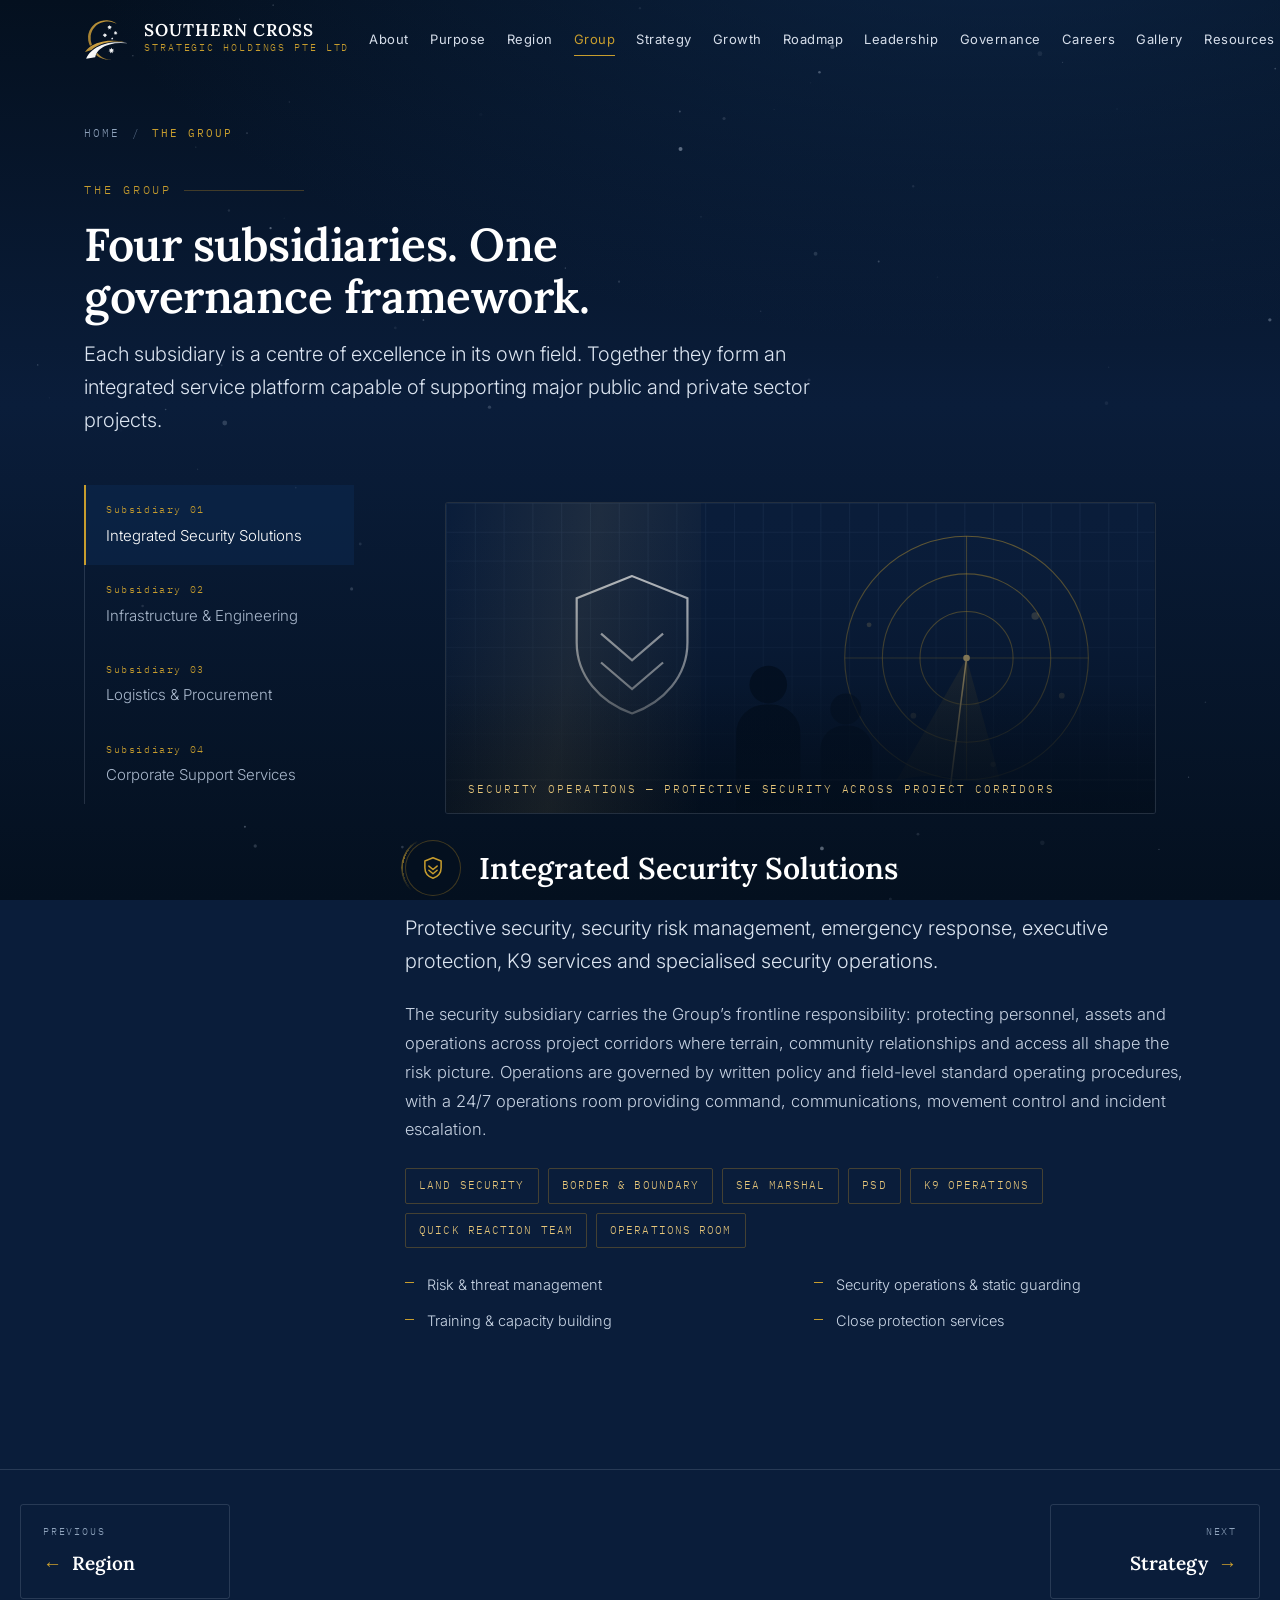
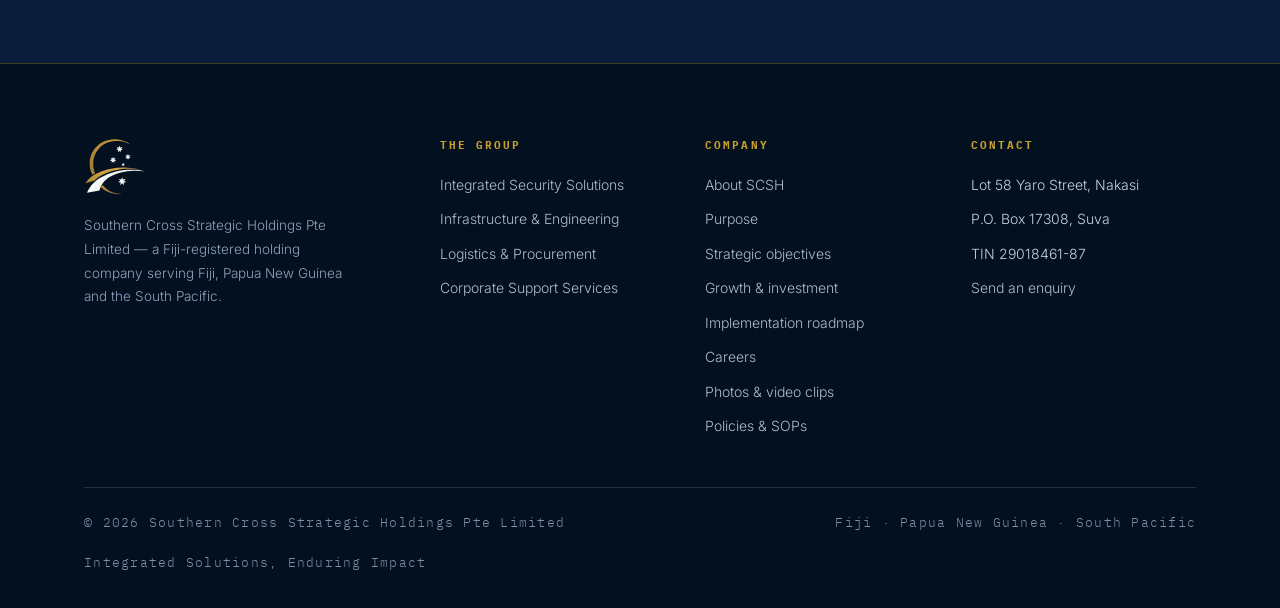
<file: group.html>
<!DOCTYPE html>
<html lang="en">
<head>
<meta charset="utf-8">
<meta name="viewport" content="width=device-width, initial-scale=1">
<title>Four subsidiaries, one governance framework &mdash; Southern Cross Strategic Holdings Pte Limited</title>
<meta name="description" content="The four subsidiaries of the Group: Integrated Security Solutions, Infrastructure & Engineering, Logistics & Procurement, and Corporate & Support Services.">
<link rel="icon" href="data:image/svg+xml,%3Csvg xmlns='http://www.w3.org/2000/svg' viewBox='0 0 32 32'%3E%3Crect width='32' height='32' fill='%23041529'/%3E%3Cpath d='M16 5l2.1 6.4H24l-4.8 3.9 1.9 6.3L16 17.8l-5.1 3.8 1.9-6.3L8 11.4h5.9z' fill='%23D9A227'/%3E%3C/svg%3E">
<link rel="preconnect" href="https://fonts.googleapis.com">
<link rel="preconnect" href="https://fonts.gstatic.com" crossorigin>
<link href="https://fonts.googleapis.com/css2?family=Lora:wght@400;500;600;700&family=Inter:wght@300;400;500;600&family=IBM+Plex+Mono:wght@400;500&display=swap" rel="stylesheet">
<link rel="stylesheet" href="assets/css/site.css">

</head>
<body class="subpage">
<canvas id="deep" aria-hidden="true"></canvas>
<!-- Artwork note: every illustration here is drawn in SVG, so nothing is licensed
     from a stock library. To use real photographs, see the .plate rule in the
     stylesheet: swap the inline <svg> for <img src="images/photo.jpg" alt="">. -->

<svg width="0" height="0" style="position:absolute" aria-hidden="true">
  <symbol id="ic-eng" viewBox="0 0 24 24"><path d="M3 21h18M5 21V8l5-3v16M14 21V11h5v10M7.5 10.5h0M7.5 13.5h0M7.5 16.5h0M16.5 14h0M16.5 17h0"/></symbol>
  <symbol id="ic-sec" viewBox="0 0 24 24"><path d="M12 2.6 4.5 5.6v6.1c0 4.6 3.1 8.2 7.5 9.7 4.4-1.5 7.5-5.1 7.5-9.7V5.6Z"/><path d="M8.2 10.2 12 13.4l3.8-3.2M8.2 14.1 12 17.3l3.8-3.2"/></symbol>
  <symbol id="ic-log" viewBox="0 0 24 24"><circle cx="12" cy="12" r="9.2"/><path d="M2.8 12h18.4M12 2.8c2.5 2.6 3.8 5.9 3.8 9.2s-1.3 6.6-3.8 9.2c-2.5-2.6-3.8-5.9-3.8-9.2S9.5 5.4 12 2.8Z"/></symbol>
  <symbol id="ic-corp" viewBox="0 0 24 24"><path d="M7 3.5h10a1.5 1.5 0 0 1 1.5 1.5v14A1.5 1.5 0 0 1 17 20.5H7A1.5 1.5 0 0 1 5.5 19V5A1.5 1.5 0 0 1 7 3.5Z"/><path d="M9 8h6M9 12h6M9 16h3"/></symbol>
  <symbol id="ic-roots" viewBox="0 0 24 24"><circle cx="12" cy="12" r="9"/><path d="M3 12h18M12 3c2.4 2.6 3.6 5.7 3.6 9S14.4 18.4 12 21c-2.4-2.6-3.6-5.7-3.6-9S9.6 5.6 12 3Z"/></symbol>
  <symbol id="ic-trust" viewBox="0 0 24 24"><path d="M12 2.8 4.8 5.7v5.9c0 4.4 3 7.9 7.2 9.3 4.2-1.4 7.2-4.9 7.2-9.3V5.7Z"/><path d="m8.6 12 2.4 2.4 4.4-4.6"/></symbol>
  <symbol id="ic-people" viewBox="0 0 24 24"><circle cx="9" cy="8.5" r="3"/><circle cx="17" cy="9.5" r="2.3"/><path d="M3.2 19c.5-3.1 3-5.2 5.8-5.2s5.3 2.1 5.8 5.2M16 14.2c2.2.2 4 2 4.4 4.4"/></symbol>
  <symbol id="ic-md" viewBox="0 0 24 24"><circle cx="12" cy="8" r="3.6"/><path d="M4.6 20c.6-3.8 3.7-6.2 7.4-6.2s6.8 2.4 7.4 6.2"/></symbol>
  <symbol id="ic-ops" viewBox="0 0 24 24"><circle cx="12" cy="12" r="8.8"/><path d="m15.6 8.4-2 5.2-5.2 2 2-5.2Z"/></symbol>
  <symbol id="ic-med" viewBox="0 0 24 24"><path d="M12 3.2 4.8 6v6c0 4.4 3 7.9 7.2 9.2 4.2-1.3 7.2-4.8 7.2-9.2V6Z"/><path d="M12 8.6v6M9 11.6h6"/></symbol>
</svg>
<header id="hdr">
  <div class="wrap bar">
    <a class="brand" href="index.html" aria-label="Southern Cross Strategic Holdings, home">
      <svg class="logo-anim" viewBox="0 0 262 245" aria-hidden="true">
  <g class="lgo-orbit" fill="none" stroke-linecap="round">
    <circle class="lgo-ring lgo-ring-1" cx="131" cy="122" r="119"
            stroke="#C79D2E" stroke-opacity=".45" stroke-width="2"
            stroke-dasharray="54 26 12 26"/>
    <circle class="lgo-ring lgo-ring-2" cx="131" cy="122" r="104"
            stroke="#E8C77A" stroke-opacity=".28" stroke-width="1.2"
            stroke-dasharray="6 22"/>
    <path id="hdtrk" d="M131 3a119 119 0 1 1 0 238a119 119 0 1 1 0-238"
          fill="none" stroke="none"/>
    <circle class="lgo-comet" r="3.4" fill="#F4E3B4">
      <animateMotion dur="7s" repeatCount="indefinite" rotate="auto">
        <mpath href="#hdtrk"/>
      </animateMotion>
    </circle>
  </g>
  <defs>
    <linearGradient id="hdg0" gradientUnits="userSpaceOnUse" x1="126.0" y1="207.4" x2="82.2" y2="228.6"><stop offset="0" stop-color="#866C36"/><stop offset="0.5" stop-color="#9D7C35"/><stop offset="1" stop-color="#AD8938"/></linearGradient>
    <linearGradient id="hdg1" gradientUnits="userSpaceOnUse" x1="88.3" y1="169.9" x2="81.6" y2="142.8"><stop offset="0" stop-color="#B28B35"/><stop offset="0.5" stop-color="#C1973D"/><stop offset="1" stop-color="#D3A645"/></linearGradient>
    <linearGradient id="hdg2" gradientUnits="userSpaceOnUse" x1="11.4" y1="124.4" x2="131.8" y2="-1.2"><stop offset="0" stop-color="#A37F31"/><stop offset="0.5" stop-color="#B18C37"/><stop offset="1" stop-color="#C4983A"/></linearGradient>
    <linearGradient id="hdg3" gradientUnits="userSpaceOnUse" x1="166.9" y1="182.2" x2="146.1" y2="189.1"><stop offset="0" stop-color="#E8EAED"/><stop offset="0.5" stop-color="#F4F5F6"/><stop offset="1" stop-color="#E4E5E8"/></linearGradient>
    <linearGradient id="hdg4" gradientUnits="userSpaceOnUse" x1="137.7" y1="223.3" x2="61.0" y2="166.4"><stop offset="0" stop-color="#E9EBED"/><stop offset="0.5" stop-color="#F0F1F2"/><stop offset="1" stop-color="#FAFAFA"/></linearGradient>
    <linearGradient id="hdg5" gradientUnits="userSpaceOnUse" x1="163.4" y1="120.9" x2="157.6" y2="113.3"><stop offset="0" stop-color="#CACDD4"/><stop offset="0.5" stop-color="#EAEAEE"/><stop offset="1" stop-color="#D9DADF"/></linearGradient>
    <linearGradient id="hdg6" gradientUnits="userSpaceOnUse" x1="125.5" y1="104.4" x2="112.9" y2="92.6"><stop offset="0" stop-color="#E6E9EB"/><stop offset="0.5" stop-color="#F3F4F5"/><stop offset="1" stop-color="#E2E4E8"/></linearGradient>
    <linearGradient id="hdg7" gradientUnits="userSpaceOnUse" x1="186.3" y1="81.5" x2="173.1" y2="89.2"><stop offset="0" stop-color="#DCE0E4"/><stop offset="0.5" stop-color="#EFF0F3"/><stop offset="1" stop-color="#E8EAED"/></linearGradient>
    <linearGradient id="hdg8" gradientUnits="userSpaceOnUse" x1="140.9" y1="61.2" x2="150.4" y2="45.5"><stop offset="0" stop-color="#DEE2E6"/><stop offset="0.5" stop-color="#F2F3F4"/><stop offset="1" stop-color="#E6E8EB"/></linearGradient>
  </defs>
  
  <path class="lgo-arc lgo-a4" fill="url(#hdg0)" fill-rule="evenodd" d="M 69.62,208.38 L 69.88,210.62 L 72.38,213.00 L 78.50,217.75 L 86.50,223.00 L 96.50,228.00 L 97.25,228.00 L 100.62,229.75 L 106.25,231.88 L 108.00,232.12 L 109.88,233.00 L 111.38,233.12 L 112.50,233.88 L 114.25,234.00 L 116.50,234.88 L 119.00,235.12 L 120.25,235.75 L 122.38,235.88 L 126.12,236.75 L 138.12,238.00 L 152.00,237.50 L 152.00,236.50 L 138.12,235.88 L 135.62,235.12 L 132.50,234.88 L 123.62,232.75 L 122.12,232.00 L 120.38,231.88 L 119.12,231.00 L 112.62,228.75 L 111.75,228.00 L 108.62,226.75 L 103.12,223.75 L 91.62,215.62 L 83.88,208.62 L 75.50,200.12 L 74.00,200.25 L 70.75,207.12 Z"/>
  <path class="lgo-arc lgo-a2" fill="url(#hdg1)" fill-rule="evenodd" d="M 226.62,136.88 L 213.50,134.00 L 191.88,130.88 L 164.12,129.25 L 136.50,130.00 L 104.50,134.88 L 103.50,135.75 L 98.88,136.12 L 72.75,144.00 L 54.75,152.00 L 40.12,160.00 L 27.50,169.12 L 18.00,178.00 L 6.50,192.25 L 6.50,193.62 L 29.62,186.00 L 42.38,183.00 L 56.00,171.25 L 72.50,160.88 L 89.88,152.38 L 112.38,144.12 L 149.50,136.25 L 168.50,134.38 L 197.62,134.38 L 215.62,136.12 L 226.62,137.88 Z"/>
  <path class="lgo-arc lgo-a1" fill="url(#hdg2)" fill-rule="evenodd" d="M 186.75,32.38 L 176.25,25.88 L 163.12,20.00 L 149.75,15.88 L 130.25,13.12 L 112.38,13.88 L 96.62,17.00 L 80.62,22.88 L 64.25,32.00 L 48.88,45.88 L 40.00,56.38 L 31.00,72.50 L 25.00,90.62 L 23.00,104.38 L 24.00,128.38 L 27.12,141.00 L 33.50,158.00 L 35.25,158.50 L 45.12,152.50 L 40.00,135.25 L 38.12,123.50 L 38.12,101.62 L 40.62,88.75 L 46.00,74.62 L 51.38,64.50 L 64.12,48.25 L 72.62,40.38 L 83.88,33.25 L 96.75,27.00 L 112.25,22.12 L 125.38,20.25 L 139.75,20.00 L 151.75,21.12 L 167.38,25.00 L 186.75,33.38 Z"/>
  <path class="lgo-star lgo-s1" fill="url(#hdg3)" fill-rule="evenodd" d="M 169.25,175.62 L 168.25,175.62 L 167.50,176.12 L 165.50,176.50 L 161.25,178.00 L 159.88,178.00 L 159.25,177.12 L 158.25,173.75 L 157.25,171.38 L 156.88,169.75 L 155.75,169.62 L 155.25,170.50 L 155.00,172.00 L 153.25,175.62 L 152.88,177.00 L 152.12,177.88 L 151.00,177.88 L 150.25,177.38 L 148.62,177.12 L 144.88,175.88 L 143.50,175.88 L 143.50,176.88 L 147.50,182.38 L 147.62,183.62 L 145.25,185.62 L 140.62,188.50 L 140.75,189.75 L 142.88,189.75 L 145.50,190.25 L 148.88,190.38 L 149.50,190.75 L 149.62,192.62 L 149.25,196.38 L 148.50,199.62 L 148.50,200.62 L 149.50,200.62 L 152.25,197.75 L 155.62,194.75 L 157.00,194.88 L 161.12,198.50 L 162.88,200.38 L 163.88,200.38 L 163.50,196.25 L 162.62,192.25 L 162.62,191.12 L 163.38,190.50 L 167.75,190.12 L 169.25,189.62 L 172.12,189.50 L 172.12,188.38 L 170.75,187.75 L 164.88,183.75 L 165.00,182.38 L 168.00,177.88 L 169.25,176.62 Z"/>
  <path class="lgo-arc lgo-a3" fill="url(#hdg4)" fill-rule="evenodd" d="M 244.38,143.12 L 223.50,139.38 L 211.12,138.25 L 172.75,138.62 L 149.62,141.38 L 133.88,144.50 L 100.62,154.50 L 70.62,168.38 L 56.50,177.50 L 45.50,186.25 L 31.88,199.88 L 25.25,208.50 L 16.25,222.88 L 12.38,232.62 L 63.50,223.25 L 67.12,210.62 L 70.25,203.62 L 76.12,194.25 L 83.00,185.75 L 91.00,178.00 L 102.75,169.12 L 117.00,161.25 L 128.62,156.25 L 146.88,150.38 L 176.38,144.50 L 208.25,142.38 L 244.38,144.12 Z"/>
  <path class="lgo-star lgo-s5" fill="url(#hdg5)" fill-rule="evenodd" d="M 159.88,110.25 L 159.62,110.62 L 159.50,112.25 L 159.25,112.75 L 158.88,113.12 L 158.50,113.38 L 155.38,113.38 L 155.38,114.50 L 156.62,115.62 L 156.75,115.88 L 156.75,116.88 L 156.25,117.50 L 155.75,117.75 L 155.12,118.25 L 155.25,119.38 L 155.50,119.50 L 157.00,119.50 L 157.38,119.62 L 158.00,120.25 L 158.00,121.38 L 157.50,122.38 L 157.50,123.38 L 158.62,123.38 L 158.88,123.12 L 159.12,122.62 L 159.88,121.75 L 161.00,121.75 L 161.88,122.75 L 162.12,123.25 L 162.50,123.50 L 163.50,123.50 L 163.50,122.38 L 163.00,121.38 L 163.00,120.25 L 163.12,120.00 L 163.38,119.75 L 164.12,119.38 L 166.25,119.38 L 166.12,118.12 L 166.00,118.12 L 164.88,117.38 L 164.50,117.00 L 164.50,115.88 L 165.75,114.62 L 165.88,114.38 L 165.88,113.38 L 164.88,113.38 L 164.50,113.62 L 163.00,113.62 L 162.50,113.38 L 161.75,112.62 L 161.38,111.88 L 161.12,111.00 L 161.12,110.50 L 160.88,110.25 Z"/>
  <path class="lgo-star lgo-s3" fill="url(#hdg6)" fill-rule="evenodd" d="M 108.88,90.75 L 108.88,91.88 L 110.00,93.00 L 111.25,95.00 L 112.12,95.88 L 112.12,97.00 L 109.38,99.50 L 107.12,101.00 L 107.12,102.00 L 109.62,102.12 L 111.62,102.50 L 113.38,102.50 L 113.88,103.00 L 114.00,105.62 L 113.75,106.38 L 113.75,107.50 L 113.12,109.00 L 113.12,110.00 L 114.12,110.00 L 118.38,105.62 L 119.75,105.75 L 123.88,110.00 L 124.88,110.00 L 124.88,108.50 L 124.50,107.62 L 124.50,106.12 L 124.12,104.62 L 124.12,103.38 L 124.38,102.88 L 125.12,102.38 L 126.38,102.12 L 130.88,101.88 L 130.88,100.88 L 127.62,98.25 L 126.62,97.75 L 125.88,97.00 L 126.00,95.62 L 127.25,94.25 L 128.00,93.00 L 129.25,91.75 L 129.38,90.50 L 128.38,90.50 L 127.62,91.00 L 124.50,91.25 L 123.50,91.75 L 122.12,91.75 L 121.62,91.38 L 121.00,90.25 L 120.75,88.75 L 119.88,87.50 L 119.88,86.62 L 119.50,85.75 L 118.25,85.88 L 118.00,86.50 L 118.00,87.25 L 117.00,88.88 L 116.75,90.12 L 116.00,91.50 L 115.50,92.00 L 114.38,92.00 L 112.25,91.12 L 110.75,91.12 L 109.88,90.75 Z"/>
  <path class="lgo-star lgo-s4" fill="url(#hdg7)" fill-rule="evenodd" d="M 189.25,78.50 L 188.00,78.50 L 186.75,79.00 L 184.62,79.25 L 184.00,79.75 L 182.88,79.75 L 182.00,78.62 L 181.62,76.88 L 181.00,75.88 L 180.75,75.12 L 180.75,74.38 L 180.50,73.88 L 179.25,73.75 L 178.50,76.25 L 177.88,77.25 L 177.75,78.25 L 176.75,79.50 L 175.75,79.50 L 174.38,79.00 L 173.12,79.00 L 172.12,78.50 L 170.75,78.50 L 170.75,79.62 L 172.00,80.88 L 172.88,82.25 L 173.62,83.00 L 173.62,84.25 L 171.00,86.75 L 170.12,87.25 L 169.50,87.88 L 169.50,88.88 L 173.62,89.00 L 174.38,89.25 L 174.75,89.62 L 175.00,90.25 L 174.88,93.62 L 174.62,94.12 L 174.62,95.50 L 175.75,95.50 L 178.00,93.00 L 179.00,92.25 L 180.38,92.38 L 183.38,95.38 L 184.38,95.38 L 184.38,92.38 L 184.12,91.62 L 184.12,89.88 L 184.25,89.62 L 185.00,89.12 L 187.88,89.00 L 190.12,89.12 L 190.50,89.00 L 190.50,88.00 L 189.12,87.00 L 187.38,85.38 L 186.50,84.88 L 186.00,84.25 L 186.00,83.12 L 186.88,82.38 L 187.75,81.12 L 189.25,79.62 Z"/>
  <path class="lgo-star lgo-s2" fill="url(#hdg8)" fill-rule="evenodd" d="M 156.62,45.25 L 155.62,45.25 L 154.25,46.00 L 152.25,46.25 L 150.25,47.00 L 148.88,47.00 L 148.12,46.25 L 148.00,45.38 L 147.38,44.25 L 147.38,43.75 L 147.00,43.12 L 146.12,40.25 L 145.00,40.12 L 144.75,41.25 L 144.12,42.50 L 144.00,43.38 L 143.12,44.88 L 142.75,46.25 L 142.12,46.88 L 140.62,47.00 L 138.38,46.12 L 136.62,45.88 L 136.00,45.38 L 134.88,45.38 L 134.88,46.62 L 135.62,47.25 L 136.12,48.25 L 138.12,50.88 L 138.12,52.12 L 134.12,55.62 L 133.12,56.12 L 133.25,57.25 L 138.25,57.62 L 139.25,57.88 L 139.75,58.25 L 140.00,58.75 L 140.00,59.75 L 139.50,62.00 L 139.50,63.25 L 139.12,64.25 L 139.25,65.62 L 140.25,65.62 L 141.75,64.00 L 143.38,62.75 L 144.88,61.25 L 146.00,61.25 L 149.00,63.88 L 150.38,65.38 L 151.50,65.38 L 151.50,64.25 L 151.12,63.12 L 151.12,58.25 L 151.88,57.62 L 154.62,57.62 L 156.00,57.25 L 158.12,57.12 L 158.00,56.00 L 156.88,55.50 L 152.88,52.00 L 153.00,50.75 L 153.88,49.88 L 155.25,47.88 L 156.50,46.62 Z"/>
</svg>
      <span><b>SOUTHERN CROSS</b><span>Strategic Holdings Pte Ltd</span></span>
    </a>
    <button class="burger" id="burger" aria-label="Open menu" aria-expanded="false"><span></span><span></span><span></span></button>
    <nav id="nav">
      <a class="nav-home" href="index.html">Home</a>
      <a href="about.html">About</a>
      <a href="purpose.html">Purpose</a>
      <a href="region.html">Region</a>
      <a class="active" aria-current="page" href="group.html">Group</a>
      <a href="strategy.html">Strategy</a>
      <a href="growth.html">Growth</a>
      <a href="roadmap.html">Roadmap</a>
      <a href="leadership.html">Leadership</a>
      <a href="governance.html">Governance</a>
      <a href="careers.html">Careers</a>
      <a href="gallery.html">Gallery</a>
      <a href="resources.html">Resources</a>
      <a class="cta" href="contact.html">Contact us</a>
    </nav>
  </div>
</header>


<main>
<div class="pagehead">
  <div class="wrap">
    <div class="crumbs" role="navigation" aria-label="Breadcrumb">
      <a href="index.html">Home</a>
      <span aria-hidden="true">/</span>
      <b aria-current="page">The Group</b>
    </div>
  </div>
</div>
<!-- ================= THE GROUP ================= -->
<section class="sec" id="group">
  <div class="wrap">
    <p class="eyebrow rv">The Group</p>
    <h2 class="title rv" style="margin-bottom:14px">Four subsidiaries. One governance framework.</h2>
    <p class="lede rv" style="margin-bottom:48px">Each subsidiary is a centre of excellence in its own field. Together they form an integrated service platform capable of supporting major public and private sector projects.</p>

    <div class="subs rv">
      <div class="subnav" role="tablist" aria-label="Subsidiaries">
        <button role="tab" aria-selected="true" data-tab="iss"><small>Subsidiary 01</small>Integrated Security Solutions</button>
        <button role="tab" aria-selected="false" data-tab="ie"><small>Subsidiary 02</small>Infrastructure &amp; Engineering</button>
        <button role="tab" aria-selected="false" data-tab="lp"><small>Subsidiary 03</small>Logistics &amp; Procurement</button>
        <button role="tab" aria-selected="false" data-tab="css"><small>Subsidiary 04</small>Corporate Support Services</button>
      </div>
      <div>
        <div class="pane" id="iss" data-open>
          <figure class="plate">
<svg viewBox="0 0 640 280" preserveAspectRatio="xMidYMid slice" role="img" aria-label="Security operations">
  <defs><pattern id="gs" width="26" height="26" patternUnits="userSpaceOnUse"><path d="M26 0H0V26" fill="none" stroke="#7FA6D9" stroke-opacity=".13" stroke-width="1"/></pattern><linearGradient id="gsv" x1="0" y1="0" x2="0" y2="1"><stop offset="0" stop-color="#0A1D3A" stop-opacity="0"/><stop offset="1" stop-color="#010B18" stop-opacity=".92"/></linearGradient></defs>
  <rect width="640" height="280" fill="#0A1D3A"/>
  <rect width="640" height="280" fill="url(#gs)"/>
  <!-- radar: continuous sweep, returns light up as the beam passes -->
  <g transform="translate(470,140)">
    <g fill="none" stroke="#C79D2E" stroke-opacity=".5"><circle r="42"/><circle r="76"/><circle r="110"/></g>
    <g stroke="#C79D2E" stroke-opacity=".35"><path d="M-110 0H110M0 -110V110"/></g>
    <g>
      <animateTransform attributeName="transform" attributeType="XML" type="rotate"
        from="0 0 0" to="360 0 0" dur="5.0s" repeatCount="indefinite"/>
      <path d="M0 0 118 -49A128 128 0 0 0 118 49Z" fill="#C79D2E" opacity=".16"/>
      <path d="M0 0 118 0" stroke="#E8C77A" stroke-width="1.4"/>
    </g>
    <g><circle cx="62" cy="-38" r="3.4" fill="#E8C77A" opacity=".25"><animate attributeName="opacity" values="1;.25" keyTimes="0;.3" dur="5.0s" begin="4.56s" repeatCount="indefinite"/></circle><circle cx="62" cy="-38" r="3.4" fill="none" stroke="#E8C77A" stroke-width="1.2" opacity="0"><animate attributeName="r" values="3.4;18" keyTimes="0;.34" dur="5.0s" begin="4.56s" repeatCount="indefinite"/><animate attributeName="opacity" values=".8;0" keyTimes="0;.34" dur="5.0s" begin="4.56s" repeatCount="indefinite"/></circle></g>
    <g><circle cx="-48" cy="52" r="2.6" fill="#E8C77A" opacity=".25"><animate attributeName="opacity" values="1;.25" keyTimes="0;.3" dur="5.0s" begin="1.84s" repeatCount="indefinite"/></circle><circle cx="-48" cy="52" r="2.6" fill="none" stroke="#E8C77A" stroke-width="1.2" opacity="0"><animate attributeName="r" values="2.6;18" keyTimes="0;.34" dur="5.0s" begin="1.84s" repeatCount="indefinite"/><animate attributeName="opacity" values=".8;0" keyTimes="0;.34" dur="5.0s" begin="1.84s" repeatCount="indefinite"/></circle></g>
    <g><circle cx="86" cy="34" r="2.6" fill="#E8C77A" opacity=".25"><animate attributeName="opacity" values="1;.25" keyTimes="0;.3" dur="5.0s" begin="0.30s" repeatCount="indefinite"/></circle><circle cx="86" cy="34" r="2.6" fill="none" stroke="#E8C77A" stroke-width="1.2" opacity="0"><animate attributeName="r" values="2.6;18" keyTimes="0;.34" dur="5.0s" begin="0.30s" repeatCount="indefinite"/><animate attributeName="opacity" values=".8;0" keyTimes="0;.34" dur="5.0s" begin="0.30s" repeatCount="indefinite"/></circle></g>
    <g><circle cx="-88" cy="-30" r="2.2" fill="#E8C77A" opacity=".25"><animate attributeName="opacity" values="1;.25" keyTimes="0;.3" dur="5.0s" begin="2.76s" repeatCount="indefinite"/></circle><circle cx="-88" cy="-30" r="2.2" fill="none" stroke="#E8C77A" stroke-width="1.2" opacity="0"><animate attributeName="r" values="2.2;18" keyTimes="0;.34" dur="5.0s" begin="2.76s" repeatCount="indefinite"/><animate attributeName="opacity" values=".8;0" keyTimes="0;.34" dur="5.0s" begin="2.76s" repeatCount="indefinite"/></circle></g>
    <g><circle cx="24" cy="96" r="2.4" fill="#E8C77A" opacity=".25"><animate attributeName="opacity" values="1;.25" keyTimes="0;.3" dur="5.0s" begin="1.06s" repeatCount="indefinite"/></circle><circle cx="24" cy="96" r="2.4" fill="none" stroke="#E8C77A" stroke-width="1.2" opacity="0"><animate attributeName="r" values="2.4;18" keyTimes="0;.34" dur="5.0s" begin="1.06s" repeatCount="indefinite"/><animate attributeName="opacity" values=".8;0" keyTimes="0;.34" dur="5.0s" begin="1.06s" repeatCount="indefinite"/></circle></g>
    <circle r="3" fill="#E8C77A"/>
  </g>
  <!-- shield -->
  <g transform="translate(112,66)" fill="none" stroke="#F2F4F7" stroke-width="2" opacity=".9">
    <path d="M56 0 6 20v40c0 30 21 54 50 64 29-10 50-34 50-64V20Z"/>
    <path d="M28 52l28 24 28-24M28 78l28 24 28-24"/>
  </g>
  <!-- figures -->
  <g fill="#010B18" opacity=".9">
    <path d="M262 280v-72a26 26 0 0 1 26-26h6a26 26 0 0 1 26 26v72Z"/>
    <circle cx="291" cy="164" r="17"/>
    <path d="M338 280v-58a21 21 0 0 1 21-21h5a21 21 0 0 1 21 21v58Z" opacity=".7"/>
    <circle cx="361" cy="186" r="14" opacity=".7"/>
  </g>
  <path d="M0 250h640" stroke="#F2F4F7" stroke-opacity=".22" stroke-width="1.2"/>
  <rect width="640" height="280" fill="url(#gsv)"/>
</svg>
<figcaption>Security operations &mdash; protective security across project corridors</figcaption></figure>
          <div class="pane-head"><span class="iconw"><svg><use href="#ic-sec"/></svg></span><h3>Integrated Security Solutions</h3></div>
          <p class="lede">Protective security, security risk management, emergency response, executive protection, K9 services and specialised security operations.</p>
          <p>The security subsidiary carries the Group&rsquo;s frontline responsibility: protecting personnel, assets and operations across project corridors where terrain, community relationships and access all shape the risk picture. Operations are governed by written policy and field-level standard operating procedures, with a 24/7 operations room providing command, communications, movement control and incident escalation.</p>
          <div class="tags"><span class="tag">Land security</span><span class="tag">Border &amp; boundary</span><span class="tag">Sea marshal</span><span class="tag">PSD</span><span class="tag">K9 operations</span><span class="tag">Quick reaction team</span><span class="tag">Operations room</span></div>
          <ul class="caps"><li>Risk &amp; threat management</li><li>Security operations &amp; static guarding</li><li>Training &amp; capacity building</li><li>Close protection services</li></ul>
        </div>
        <div class="pane" id="ie">
          <figure class="plate">
<svg viewBox="0 0 640 280" preserveAspectRatio="xMidYMid slice" role="img" aria-label="Engineering and architecture">
  <defs><pattern id="ge" width="26" height="26" patternUnits="userSpaceOnUse"><path d="M26 0H0V26" fill="none" stroke="#7FA6D9" stroke-opacity=".13" stroke-width="1"/></pattern><linearGradient id="gev" x1="0" y1="0" x2="0" y2="1"><stop offset="0" stop-color="#0A1D3A" stop-opacity="0"/><stop offset="1" stop-color="#010B18" stop-opacity=".92"/></linearGradient></defs>
  <rect width="640" height="280" fill="#0A1D3A"/>
  <rect width="640" height="280" fill="url(#ge)"/>
  <!-- elevation -->
  <g stroke="#C79D2E" fill="none" stroke-width="1.6">
    <path d="M96 250V96l72-30 72 30v154"/>
    <path d="M96 118h144M96 146h144M96 174h144M96 202h144"/>
    <path d="M168 66v184"/>
  </g>
  <g fill="#E8C77A" opacity=".5">
    <rect class="blink" x="112" y="126" width="18" height="12" style="animation-delay:0.0s"/>
    <rect class="blink" x="146" y="126" width="18" height="12" style="animation-delay:0.8s"/>
    <rect class="blink" x="180" y="126" width="18" height="12" style="animation-delay:1.6s"/>
    <rect class="blink" x="112" y="154" width="18" height="12" style="animation-delay:2.2s"/>
    <rect class="blink" x="180" y="182" width="18" height="12" style="animation-delay:0.4s"/>
    <rect class="blink" x="146" y="210" width="18" height="12" style="animation-delay:1.2s"/>
  </g>
  <!-- tower + crane -->
  <g stroke="#F2F4F7" fill="none" stroke-width="1.6" opacity=".85">
    <path d="M300 250V120h84v130M300 150h84M300 180h84M300 210h84"/>
    <path d="M342 120V78M258 78h176M414 78v26M300 78l42 42M384 78l-42 42"/>
  </g>
  <g stroke="#C79D2E" fill="none" stroke-width="1.4">
    <path d="M470 250V128h96v122M470 160h96M470 192h96"/>
    <path d="M518 128V92h60v36"/>
  </g>
  <!-- hoist running the crane jib -->
  <g stroke="#F2F4F7" stroke-opacity=".7" stroke-width="1.2" fill="none">
    <path d="M342 78v26"><animate attributeName="d" values="M342 78v26;M342 78v128;M342 78v26"
      dur="8s" repeatCount="indefinite"/></path>
  </g>
  <rect x="335" y="100" width="14" height="11" fill="#C79D2E">
    <animate attributeName="y" values="100;202;100" dur="8s" repeatCount="indefinite"/>
  </rect>
  <!-- survey pass -->
  <rect x="-6" y="0" width="2" height="280" fill="#E8C77A" opacity=".32">
    <animate attributeName="x" values="-6;646" dur="9s" repeatCount="indefinite"/>
  </rect>
  <!-- dimension line -->
  <g stroke="#C79D2E" stroke-width="1" opacity=".75">
    <path d="M96 264h144M96 258v12M240 258v12"/>
  </g>
  <path d="M0 250h640" stroke="#F2F4F7" stroke-opacity=".35" stroke-width="1.4"/>
  <rect width="640" height="280" fill="url(#gev)"/>
</svg>
<figcaption>Engineering &amp; architecture &mdash; design, build, maintain</figcaption></figure>
          <div class="pane-head"><span class="iconw"><svg><use href="#ic-eng"/></svg></span><h3>Infrastructure &amp; Engineering</h3></div>
          <p class="lede">Engineering, infrastructure development, technical support, construction management and maintenance services.</p>
          <p>The engineering subsidiary delivers and maintains the physical infrastructure projects depend on &mdash; camps, access routes, site facilities and technical support &mdash; with trade capability across electrical, carpentry, plumbing and mechanical disciplines, and competency, certification and PPE standards defined at group level.</p>
          <div class="tags"><span class="tag">Construction management</span><span class="tag">Site facilities</span><span class="tag">Maintenance</span><span class="tag">Technical support</span><span class="tag">Trade services</span></div>
          <ul class="caps"><li>Architectural design</li><li>Civil &amp; structural engineering</li><li>Project management</li><li>Infrastructure advisory</li></ul>
        </div>
        <div class="pane" id="lp">
          <figure class="plate">
<svg viewBox="0 0 640 280" preserveAspectRatio="xMidYMid slice" role="img" aria-label="Logistics and procurement">
  <defs><pattern id="gl" width="26" height="26" patternUnits="userSpaceOnUse"><path d="M26 0H0V26" fill="none" stroke="#7FA6D9" stroke-opacity=".13" stroke-width="1"/></pattern><linearGradient id="glv" x1="0" y1="0" x2="0" y2="1"><stop offset="0" stop-color="#0A1D3A" stop-opacity="0"/><stop offset="1" stop-color="#010B18" stop-opacity=".92"/></linearGradient></defs>
  <rect width="640" height="280" fill="#0A1D3A"/>
  <rect width="640" height="280" fill="url(#gl)"/>
  <!-- route -->
  <path id="lpRoute" class="flow" d="M20 96C150 40 330 44 470 78s130 48 150 54" fill="none" stroke="#C79D2E" stroke-opacity=".55" stroke-width="1.4" stroke-dasharray="7 9"/>
  <circle r="3.6" fill="#F4E3B4"><animateMotion dur="9s" repeatCount="indefinite"><mpath href="#lpRoute"/></animateMotion></circle>
  <circle cx="128" cy="62" r="4" fill="#E8C77A"/><circle cx="392" cy="63" r="4" fill="#E8C77A"/>
  <!-- vessel -->
  <g class="bob">
    <path d="M300 214h300l-24 40H300Z" fill="#010B18" opacity=".85"/>
    <rect x="330" y="176" width="240" height="38" fill="#0D2A52"/>
    <rect x="520" y="140" width="56" height="36" fill="#1B3A66"/>
    <g fill="#C79D2E" opacity=".8">
      <rect x="342" y="182" width="40" height="26"/><rect x="390" y="182" width="40" height="26"/>
      <rect x="438" y="182" width="40" height="26"/><rect x="486" y="182" width="26" height="26"/>
    </g>
    <g fill="#6B7280" opacity=".8"><rect x="342" y="154" width="40" height="26"/><rect x="438" y="154" width="40" height="26"/></g>
  </g>
  <!-- containers on shore -->
  <g>
    <rect x="60" y="196" width="76" height="30" fill="#C79D2E" opacity=".85"/>
    <rect x="60" y="228" width="76" height="30" fill="#6B7280" opacity=".75"/>
    <rect x="144" y="228" width="76" height="30" fill="#C79D2E" opacity=".55"/>
    <rect x="144" y="196" width="76" height="30" fill="#0D2A52"/>
  </g>
  <!-- crane -->
  <g stroke="#F2F4F7" stroke-opacity=".55" fill="none" stroke-width="1.6">
    <path d="M232 258V120h120M232 120l-26 26"/>
    <path d="M300 120v30"><animate attributeName="d" values="M300 120v30;M300 120v72;M300 120v30"
      dur="6.5s" repeatCount="indefinite"/></path>
  </g>
  <rect x="292" y="150" width="16" height="12" fill="#C79D2E" opacity=".9">
    <animate attributeName="y" values="150;192;150" dur="6.5s" repeatCount="indefinite"/>
  </rect>
  <path d="M0 258h640" stroke="#F2F4F7" stroke-opacity=".28" stroke-width="1.2"/>
  <rect width="640" height="280" fill="url(#glv)"/>
</svg>
<figcaption>Logistics &amp; procurement &mdash; road, river, coast and air</figcaption></figure>
          <div class="pane-head"><span class="iconw"><svg><use href="#ic-log"/></svg></span><h3>Logistics &amp; Procurement</h3></div>
          <p class="lede">Supply chain management, procurement, transportation, fleet management, warehousing and operational logistics.</p>
          <p>Remote operations succeed or fail on supply. This subsidiary manages the movement of people, equipment and stores by road, river, coast and air, under journey management and convoy procedures, with procurement controls and stores discipline that keep spend accountable and traceable.</p>
          <div class="tags"><span class="tag">Journey management</span><span class="tag">Fleet</span><span class="tag">Riverine &amp; coastal</span><span class="tag">Warehousing</span><span class="tag">Procurement control</span></div>
          <ul class="caps"><li>Supply chain management</li><li>Freight &amp; transport</li><li>Procurement services</li><li>Warehousing &amp; distribution</li></ul>
        </div>
        <div class="pane" id="css">
          <figure class="plate">
<svg viewBox="0 0 640 280" preserveAspectRatio="xMidYMid slice" role="img" aria-label="Corporate support services">
  <defs><pattern id="gc" width="26" height="26" patternUnits="userSpaceOnUse"><path d="M26 0H0V26" fill="none" stroke="#7FA6D9" stroke-opacity=".13" stroke-width="1"/></pattern><linearGradient id="gcv" x1="0" y1="0" x2="0" y2="1"><stop offset="0" stop-color="#0A1D3A" stop-opacity="0"/><stop offset="1" stop-color="#010B18" stop-opacity=".92"/></linearGradient></defs>
  <rect width="640" height="280" fill="#0A1D3A"/>
  <rect width="640" height="280" fill="url(#gc)"/>
  <!-- document stack -->
  <g transform="translate(66,44)">
    <rect x="18" y="10" width="150" height="200" fill="#0D2A52"/>
    <rect y="0" width="150" height="200" fill="#F2F4F7" opacity=".92"/>
    <g stroke="#0A1D3A" stroke-opacity=".45" stroke-width="2"><path d="M22 34h106M22 56h106M22 78h74M22 122h106M22 144h106M22 166h64"/></g>
    <path d="M22 96h44" stroke="#C79D2E" stroke-width="3"/>
  </g>
  <!-- chart -->
  <g transform="translate(288,60)">
    <g fill="none" stroke="#7FA6D9" stroke-opacity=".25"><path d="M0 30h300M0 78h300M0 126h300M0 174h300"/></g>
    <g fill="#C79D2E" opacity=".9">
      <rect class="grow gr-1" x="16" y="126" width="34" height="48"/>
      <rect class="grow gr-2" x="76" y="98" width="34" height="76"/>
      <rect class="grow gr-3" x="136" y="112" width="34" height="62"/>
      <rect class="grow gr-4" x="196" y="66" width="34" height="108"/>
      <rect class="grow gr-5" x="256" y="40" width="34" height="134"/>
    </g>
    <path d="M33 118 93 88l60 12 60-40 60-22" fill="none" stroke="#F2F4F7" stroke-width="2"/>
    <g fill="#F2F4F7"><circle cx="33" cy="118" r="4"/><circle cx="93" cy="88" r="4"/><circle cx="153" cy="100" r="4"/><circle cx="213" cy="60" r="4"/><circle cx="273" cy="38" r="4"/></g>
    <path d="M0 174h300" stroke="#F2F4F7" stroke-opacity=".5" stroke-width="1.4"/>
  </g>
  <rect width="640" height="280" fill="url(#gcv)"/>
</svg>
<figcaption>Corporate support services &mdash; the systems behind the Group</figcaption></figure>
          <div class="pane-head"><span class="iconw"><svg><use href="#ic-corp"/></svg></span><h3>Corporate Support Services</h3></div>
          <p class="lede">Finance, Human Resources, ICT, Legal, Compliance, Administration, Corporate Strategy and Business Development.</p>
          <p>The corporate subsidiary holds the systems that let the others operate: recruitment and workforce development, payroll and financial control, ICT and cybersecurity, records and compliance, and the strategy function that maintains this plan and reports performance to the Board.</p>
          <div class="tags"><span class="tag">Finance &amp; budget control</span><span class="tag">Human resources</span><span class="tag">ICT &amp; cybersecurity</span><span class="tag">Compliance</span><span class="tag">Corporate strategy</span></div>
          <ul class="caps"><li>Finance &amp; administration</li><li>HR &amp; training</li><li>Compliance &amp; governance</li><li>ICT &amp; digital solutions</li></ul>
        </div>
      </div>
    </div>
  </div>
</section>
<div class="pager" role="navigation" aria-label="Next and previous pages">
  <div class="wrap">
    <a class="pg pg--prev" href="region.html"><span>Previous</span><b>Region</b></a>
    <a class="pg pg--next" href="strategy.html"><span>Next</span><b>Strategy</b></a>
  </div>
</div>
</main>
<footer>
  <div class="wrap">
    <div class="foot">
      <div class="foot-brand">
        <svg class="logo-anim" viewBox="0 0 262 245" aria-hidden="true">
  <g class="lgo-orbit" fill="none" stroke-linecap="round">
    <circle class="lgo-ring lgo-ring-1" cx="131" cy="122" r="119"
            stroke="#C79D2E" stroke-opacity=".45" stroke-width="2"
            stroke-dasharray="54 26 12 26"/>
    <circle class="lgo-ring lgo-ring-2" cx="131" cy="122" r="104"
            stroke="#E8C77A" stroke-opacity=".28" stroke-width="1.2"
            stroke-dasharray="6 22"/>
    <path id="fttrk" d="M131 3a119 119 0 1 1 0 238a119 119 0 1 1 0-238"
          fill="none" stroke="none"/>
    <circle class="lgo-comet" r="3.4" fill="#F4E3B4">
      <animateMotion dur="7s" repeatCount="indefinite" rotate="auto">
        <mpath href="#fttrk"/>
      </animateMotion>
    </circle>
  </g>
  <defs>
    <linearGradient id="ftg0" gradientUnits="userSpaceOnUse" x1="126.0" y1="207.4" x2="82.2" y2="228.6"><stop offset="0" stop-color="#866C36"/><stop offset="0.5" stop-color="#9D7C35"/><stop offset="1" stop-color="#AD8938"/></linearGradient>
    <linearGradient id="ftg1" gradientUnits="userSpaceOnUse" x1="88.3" y1="169.9" x2="81.6" y2="142.8"><stop offset="0" stop-color="#B28B35"/><stop offset="0.5" stop-color="#C1973D"/><stop offset="1" stop-color="#D3A645"/></linearGradient>
    <linearGradient id="ftg2" gradientUnits="userSpaceOnUse" x1="11.4" y1="124.4" x2="131.8" y2="-1.2"><stop offset="0" stop-color="#A37F31"/><stop offset="0.5" stop-color="#B18C37"/><stop offset="1" stop-color="#C4983A"/></linearGradient>
    <linearGradient id="ftg3" gradientUnits="userSpaceOnUse" x1="166.9" y1="182.2" x2="146.1" y2="189.1"><stop offset="0" stop-color="#E8EAED"/><stop offset="0.5" stop-color="#F4F5F6"/><stop offset="1" stop-color="#E4E5E8"/></linearGradient>
    <linearGradient id="ftg4" gradientUnits="userSpaceOnUse" x1="137.7" y1="223.3" x2="61.0" y2="166.4"><stop offset="0" stop-color="#E9EBED"/><stop offset="0.5" stop-color="#F0F1F2"/><stop offset="1" stop-color="#FAFAFA"/></linearGradient>
    <linearGradient id="ftg5" gradientUnits="userSpaceOnUse" x1="163.4" y1="120.9" x2="157.6" y2="113.3"><stop offset="0" stop-color="#CACDD4"/><stop offset="0.5" stop-color="#EAEAEE"/><stop offset="1" stop-color="#D9DADF"/></linearGradient>
    <linearGradient id="ftg6" gradientUnits="userSpaceOnUse" x1="125.5" y1="104.4" x2="112.9" y2="92.6"><stop offset="0" stop-color="#E6E9EB"/><stop offset="0.5" stop-color="#F3F4F5"/><stop offset="1" stop-color="#E2E4E8"/></linearGradient>
    <linearGradient id="ftg7" gradientUnits="userSpaceOnUse" x1="186.3" y1="81.5" x2="173.1" y2="89.2"><stop offset="0" stop-color="#DCE0E4"/><stop offset="0.5" stop-color="#EFF0F3"/><stop offset="1" stop-color="#E8EAED"/></linearGradient>
    <linearGradient id="ftg8" gradientUnits="userSpaceOnUse" x1="140.9" y1="61.2" x2="150.4" y2="45.5"><stop offset="0" stop-color="#DEE2E6"/><stop offset="0.5" stop-color="#F2F3F4"/><stop offset="1" stop-color="#E6E8EB"/></linearGradient>
  </defs>
  
  <path class="lgo-arc lgo-a4" fill="url(#ftg0)" fill-rule="evenodd" d="M 69.62,208.38 L 69.88,210.62 L 72.38,213.00 L 78.50,217.75 L 86.50,223.00 L 96.50,228.00 L 97.25,228.00 L 100.62,229.75 L 106.25,231.88 L 108.00,232.12 L 109.88,233.00 L 111.38,233.12 L 112.50,233.88 L 114.25,234.00 L 116.50,234.88 L 119.00,235.12 L 120.25,235.75 L 122.38,235.88 L 126.12,236.75 L 138.12,238.00 L 152.00,237.50 L 152.00,236.50 L 138.12,235.88 L 135.62,235.12 L 132.50,234.88 L 123.62,232.75 L 122.12,232.00 L 120.38,231.88 L 119.12,231.00 L 112.62,228.75 L 111.75,228.00 L 108.62,226.75 L 103.12,223.75 L 91.62,215.62 L 83.88,208.62 L 75.50,200.12 L 74.00,200.25 L 70.75,207.12 Z"/>
  <path class="lgo-arc lgo-a2" fill="url(#ftg1)" fill-rule="evenodd" d="M 226.62,136.88 L 213.50,134.00 L 191.88,130.88 L 164.12,129.25 L 136.50,130.00 L 104.50,134.88 L 103.50,135.75 L 98.88,136.12 L 72.75,144.00 L 54.75,152.00 L 40.12,160.00 L 27.50,169.12 L 18.00,178.00 L 6.50,192.25 L 6.50,193.62 L 29.62,186.00 L 42.38,183.00 L 56.00,171.25 L 72.50,160.88 L 89.88,152.38 L 112.38,144.12 L 149.50,136.25 L 168.50,134.38 L 197.62,134.38 L 215.62,136.12 L 226.62,137.88 Z"/>
  <path class="lgo-arc lgo-a1" fill="url(#ftg2)" fill-rule="evenodd" d="M 186.75,32.38 L 176.25,25.88 L 163.12,20.00 L 149.75,15.88 L 130.25,13.12 L 112.38,13.88 L 96.62,17.00 L 80.62,22.88 L 64.25,32.00 L 48.88,45.88 L 40.00,56.38 L 31.00,72.50 L 25.00,90.62 L 23.00,104.38 L 24.00,128.38 L 27.12,141.00 L 33.50,158.00 L 35.25,158.50 L 45.12,152.50 L 40.00,135.25 L 38.12,123.50 L 38.12,101.62 L 40.62,88.75 L 46.00,74.62 L 51.38,64.50 L 64.12,48.25 L 72.62,40.38 L 83.88,33.25 L 96.75,27.00 L 112.25,22.12 L 125.38,20.25 L 139.75,20.00 L 151.75,21.12 L 167.38,25.00 L 186.75,33.38 Z"/>
  <path class="lgo-star lgo-s1" fill="url(#ftg3)" fill-rule="evenodd" d="M 169.25,175.62 L 168.25,175.62 L 167.50,176.12 L 165.50,176.50 L 161.25,178.00 L 159.88,178.00 L 159.25,177.12 L 158.25,173.75 L 157.25,171.38 L 156.88,169.75 L 155.75,169.62 L 155.25,170.50 L 155.00,172.00 L 153.25,175.62 L 152.88,177.00 L 152.12,177.88 L 151.00,177.88 L 150.25,177.38 L 148.62,177.12 L 144.88,175.88 L 143.50,175.88 L 143.50,176.88 L 147.50,182.38 L 147.62,183.62 L 145.25,185.62 L 140.62,188.50 L 140.75,189.75 L 142.88,189.75 L 145.50,190.25 L 148.88,190.38 L 149.50,190.75 L 149.62,192.62 L 149.25,196.38 L 148.50,199.62 L 148.50,200.62 L 149.50,200.62 L 152.25,197.75 L 155.62,194.75 L 157.00,194.88 L 161.12,198.50 L 162.88,200.38 L 163.88,200.38 L 163.50,196.25 L 162.62,192.25 L 162.62,191.12 L 163.38,190.50 L 167.75,190.12 L 169.25,189.62 L 172.12,189.50 L 172.12,188.38 L 170.75,187.75 L 164.88,183.75 L 165.00,182.38 L 168.00,177.88 L 169.25,176.62 Z"/>
  <path class="lgo-arc lgo-a3" fill="url(#ftg4)" fill-rule="evenodd" d="M 244.38,143.12 L 223.50,139.38 L 211.12,138.25 L 172.75,138.62 L 149.62,141.38 L 133.88,144.50 L 100.62,154.50 L 70.62,168.38 L 56.50,177.50 L 45.50,186.25 L 31.88,199.88 L 25.25,208.50 L 16.25,222.88 L 12.38,232.62 L 63.50,223.25 L 67.12,210.62 L 70.25,203.62 L 76.12,194.25 L 83.00,185.75 L 91.00,178.00 L 102.75,169.12 L 117.00,161.25 L 128.62,156.25 L 146.88,150.38 L 176.38,144.50 L 208.25,142.38 L 244.38,144.12 Z"/>
  <path class="lgo-star lgo-s5" fill="url(#ftg5)" fill-rule="evenodd" d="M 159.88,110.25 L 159.62,110.62 L 159.50,112.25 L 159.25,112.75 L 158.88,113.12 L 158.50,113.38 L 155.38,113.38 L 155.38,114.50 L 156.62,115.62 L 156.75,115.88 L 156.75,116.88 L 156.25,117.50 L 155.75,117.75 L 155.12,118.25 L 155.25,119.38 L 155.50,119.50 L 157.00,119.50 L 157.38,119.62 L 158.00,120.25 L 158.00,121.38 L 157.50,122.38 L 157.50,123.38 L 158.62,123.38 L 158.88,123.12 L 159.12,122.62 L 159.88,121.75 L 161.00,121.75 L 161.88,122.75 L 162.12,123.25 L 162.50,123.50 L 163.50,123.50 L 163.50,122.38 L 163.00,121.38 L 163.00,120.25 L 163.12,120.00 L 163.38,119.75 L 164.12,119.38 L 166.25,119.38 L 166.12,118.12 L 166.00,118.12 L 164.88,117.38 L 164.50,117.00 L 164.50,115.88 L 165.75,114.62 L 165.88,114.38 L 165.88,113.38 L 164.88,113.38 L 164.50,113.62 L 163.00,113.62 L 162.50,113.38 L 161.75,112.62 L 161.38,111.88 L 161.12,111.00 L 161.12,110.50 L 160.88,110.25 Z"/>
  <path class="lgo-star lgo-s3" fill="url(#ftg6)" fill-rule="evenodd" d="M 108.88,90.75 L 108.88,91.88 L 110.00,93.00 L 111.25,95.00 L 112.12,95.88 L 112.12,97.00 L 109.38,99.50 L 107.12,101.00 L 107.12,102.00 L 109.62,102.12 L 111.62,102.50 L 113.38,102.50 L 113.88,103.00 L 114.00,105.62 L 113.75,106.38 L 113.75,107.50 L 113.12,109.00 L 113.12,110.00 L 114.12,110.00 L 118.38,105.62 L 119.75,105.75 L 123.88,110.00 L 124.88,110.00 L 124.88,108.50 L 124.50,107.62 L 124.50,106.12 L 124.12,104.62 L 124.12,103.38 L 124.38,102.88 L 125.12,102.38 L 126.38,102.12 L 130.88,101.88 L 130.88,100.88 L 127.62,98.25 L 126.62,97.75 L 125.88,97.00 L 126.00,95.62 L 127.25,94.25 L 128.00,93.00 L 129.25,91.75 L 129.38,90.50 L 128.38,90.50 L 127.62,91.00 L 124.50,91.25 L 123.50,91.75 L 122.12,91.75 L 121.62,91.38 L 121.00,90.25 L 120.75,88.75 L 119.88,87.50 L 119.88,86.62 L 119.50,85.75 L 118.25,85.88 L 118.00,86.50 L 118.00,87.25 L 117.00,88.88 L 116.75,90.12 L 116.00,91.50 L 115.50,92.00 L 114.38,92.00 L 112.25,91.12 L 110.75,91.12 L 109.88,90.75 Z"/>
  <path class="lgo-star lgo-s4" fill="url(#ftg7)" fill-rule="evenodd" d="M 189.25,78.50 L 188.00,78.50 L 186.75,79.00 L 184.62,79.25 L 184.00,79.75 L 182.88,79.75 L 182.00,78.62 L 181.62,76.88 L 181.00,75.88 L 180.75,75.12 L 180.75,74.38 L 180.50,73.88 L 179.25,73.75 L 178.50,76.25 L 177.88,77.25 L 177.75,78.25 L 176.75,79.50 L 175.75,79.50 L 174.38,79.00 L 173.12,79.00 L 172.12,78.50 L 170.75,78.50 L 170.75,79.62 L 172.00,80.88 L 172.88,82.25 L 173.62,83.00 L 173.62,84.25 L 171.00,86.75 L 170.12,87.25 L 169.50,87.88 L 169.50,88.88 L 173.62,89.00 L 174.38,89.25 L 174.75,89.62 L 175.00,90.25 L 174.88,93.62 L 174.62,94.12 L 174.62,95.50 L 175.75,95.50 L 178.00,93.00 L 179.00,92.25 L 180.38,92.38 L 183.38,95.38 L 184.38,95.38 L 184.38,92.38 L 184.12,91.62 L 184.12,89.88 L 184.25,89.62 L 185.00,89.12 L 187.88,89.00 L 190.12,89.12 L 190.50,89.00 L 190.50,88.00 L 189.12,87.00 L 187.38,85.38 L 186.50,84.88 L 186.00,84.25 L 186.00,83.12 L 186.88,82.38 L 187.75,81.12 L 189.25,79.62 Z"/>
  <path class="lgo-star lgo-s2" fill="url(#ftg8)" fill-rule="evenodd" d="M 156.62,45.25 L 155.62,45.25 L 154.25,46.00 L 152.25,46.25 L 150.25,47.00 L 148.88,47.00 L 148.12,46.25 L 148.00,45.38 L 147.38,44.25 L 147.38,43.75 L 147.00,43.12 L 146.12,40.25 L 145.00,40.12 L 144.75,41.25 L 144.12,42.50 L 144.00,43.38 L 143.12,44.88 L 142.75,46.25 L 142.12,46.88 L 140.62,47.00 L 138.38,46.12 L 136.62,45.88 L 136.00,45.38 L 134.88,45.38 L 134.88,46.62 L 135.62,47.25 L 136.12,48.25 L 138.12,50.88 L 138.12,52.12 L 134.12,55.62 L 133.12,56.12 L 133.25,57.25 L 138.25,57.62 L 139.25,57.88 L 139.75,58.25 L 140.00,58.75 L 140.00,59.75 L 139.50,62.00 L 139.50,63.25 L 139.12,64.25 L 139.25,65.62 L 140.25,65.62 L 141.75,64.00 L 143.38,62.75 L 144.88,61.25 L 146.00,61.25 L 149.00,63.88 L 150.38,65.38 L 151.50,65.38 L 151.50,64.25 L 151.12,63.12 L 151.12,58.25 L 151.88,57.62 L 154.62,57.62 L 156.00,57.25 L 158.12,57.12 L 158.00,56.00 L 156.88,55.50 L 152.88,52.00 L 153.00,50.75 L 153.88,49.88 L 155.25,47.88 L 156.50,46.62 Z"/>
</svg>
        <p>Southern Cross Strategic Holdings Pte Limited &mdash; a Fiji-registered holding company serving Fiji, Papua New Guinea and the South Pacific.</p>
      </div>
      <div>
        <h5>The Group</h5>
        <ul>
          <li><a href="group.html">Integrated Security Solutions</a></li>
          <li><a href="group.html">Infrastructure &amp; Engineering</a></li>
          <li><a href="group.html">Logistics &amp; Procurement</a></li>
          <li><a href="group.html">Corporate Support Services</a></li>
        </ul>
      </div>
      <div>
        <h5>Company</h5>
        <ul>
          <li><a href="about.html">About SCSH</a></li>
          <li><a href="purpose.html">Purpose</a></li>
          <li><a href="strategy.html">Strategic objectives</a></li>
          <li><a href="growth.html">Growth &amp; investment</a></li>
          <li><a href="roadmap.html">Implementation roadmap</a></li>
          <li><a href="careers.html">Careers</a></li>
          <li><a href="gallery.html">Photos &amp; video clips</a></li>
          <li><a href="resources.html">Policies &amp; SOPs</a></li>
        </ul>
      </div>
      <div>
        <h5>Contact</h5>
        <ul>
          <li>Lot 58 Yaro Street, Nakasi</li>
          <li>P.O. Box 17308, Suva</li>
          <li>TIN 29018461-87</li>
          <li><a href="contact.html">Send an enquiry</a></li>
        </ul>
      </div>
    </div>
    <div class="rule"></div>
    <div class="legal">
      <span>&copy; <span id="yr"></span> Southern Cross Strategic Holdings Pte Limited</span>
      <span>Fiji &middot; Papua New Guinea &middot; South Pacific</span>
      <span>Integrated Solutions, Enduring Impact</span>
    </div>
  </div>
</footer>
<button id="top" aria-label="Back to top">&uarr;</button>

<script src="assets/js/site.js"></script>
</body>
</html>
</file>
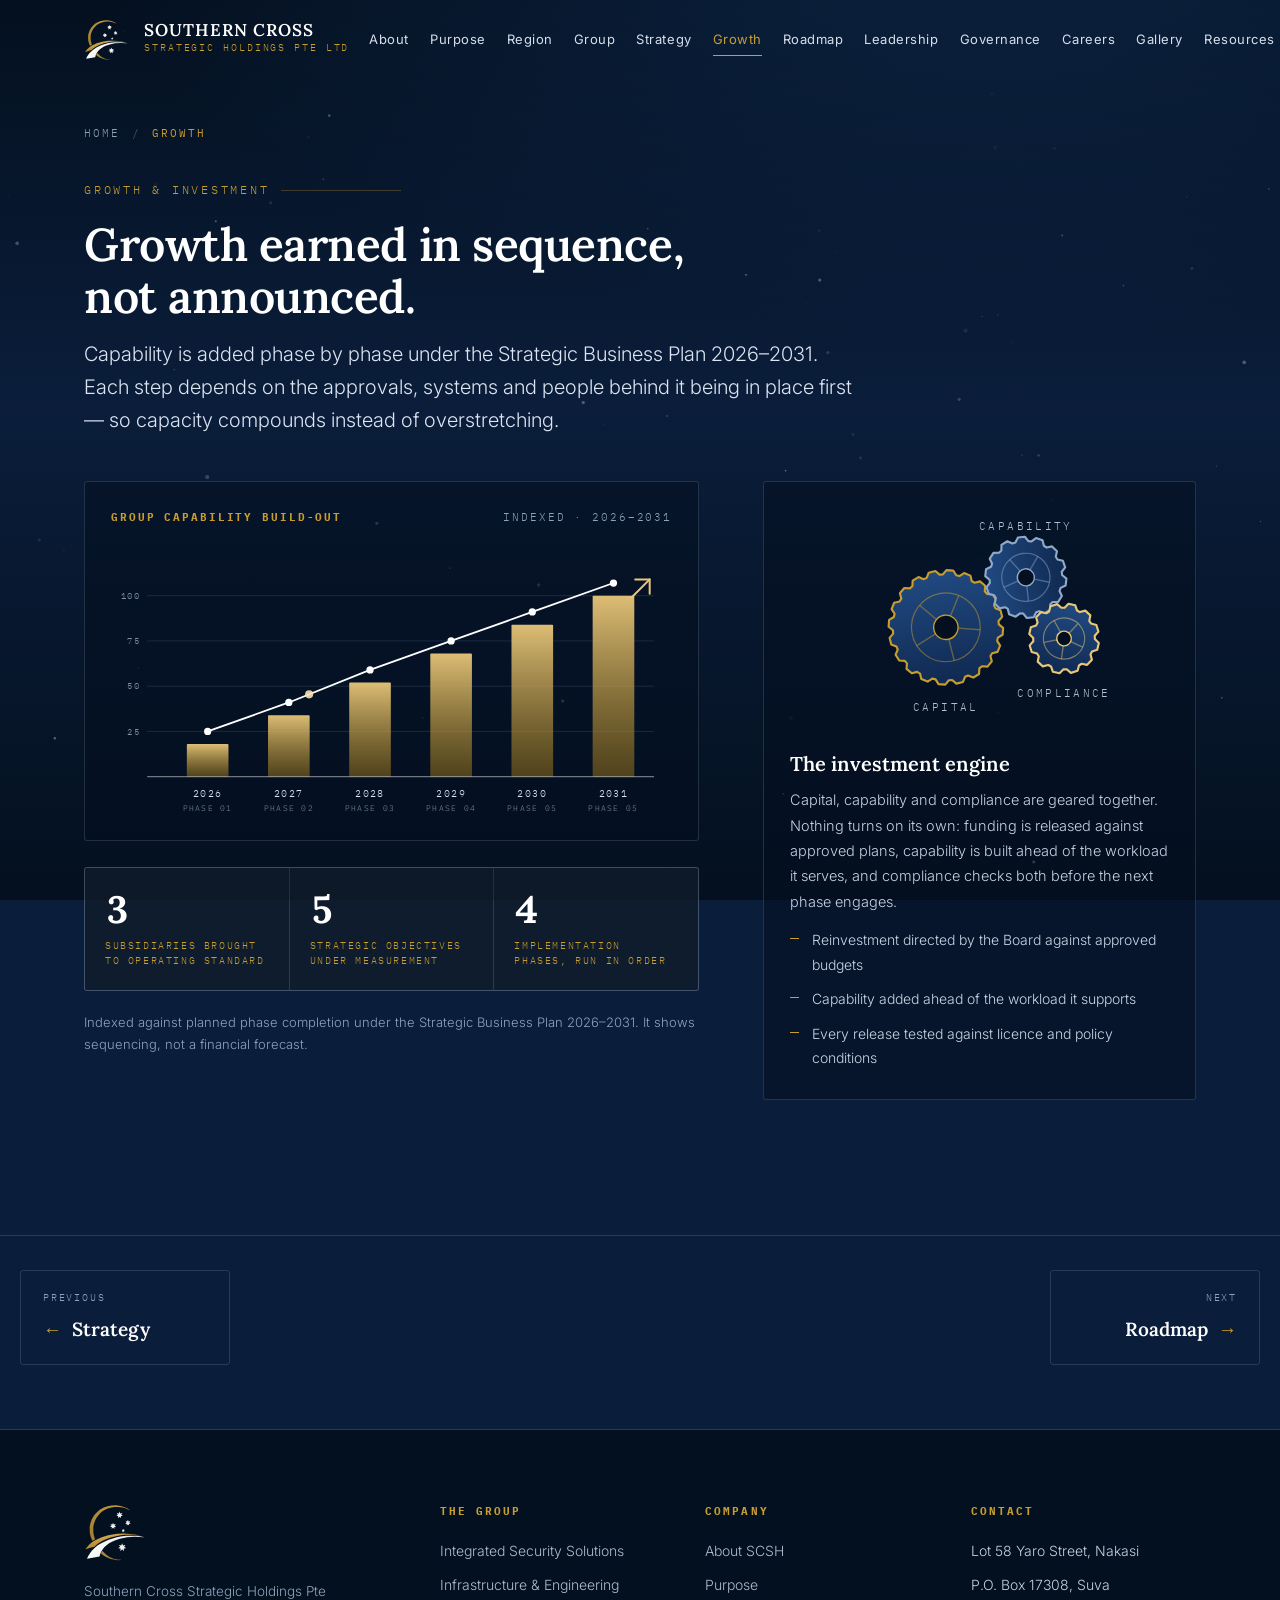
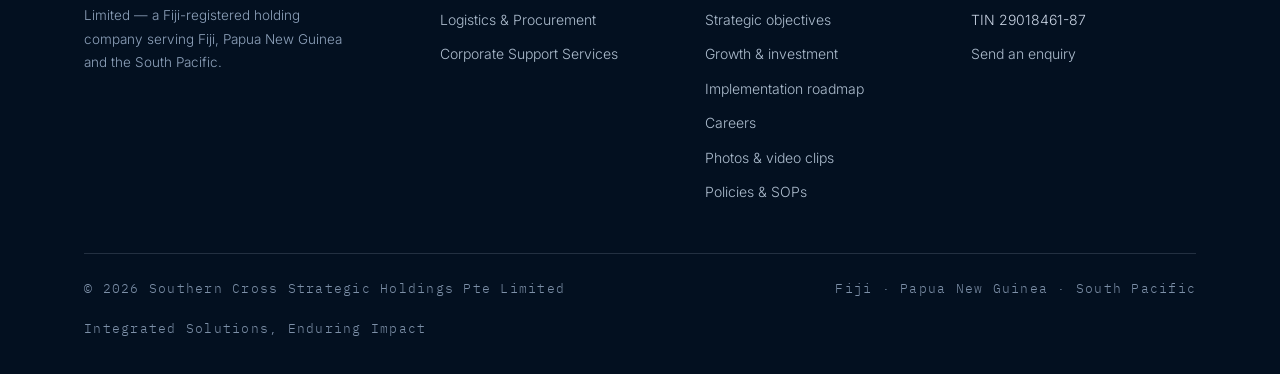
<file: growth.html>
<!DOCTYPE html>
<html lang="en">
<head>
<meta charset="utf-8">
<meta name="viewport" content="width=device-width, initial-scale=1">
<title>Growth and investment &mdash; Southern Cross Strategic Holdings Pte Limited</title>
<meta name="description" content="How the Group builds capability phase by phase, and the discipline behind its reinvestment decisions.">
<link rel="icon" href="data:image/svg+xml,%3Csvg xmlns='http://www.w3.org/2000/svg' viewBox='0 0 32 32'%3E%3Crect width='32' height='32' fill='%23041529'/%3E%3Cpath d='M16 5l2.1 6.4H24l-4.8 3.9 1.9 6.3L16 17.8l-5.1 3.8 1.9-6.3L8 11.4h5.9z' fill='%23D9A227'/%3E%3C/svg%3E">
<link rel="preconnect" href="https://fonts.googleapis.com">
<link rel="preconnect" href="https://fonts.gstatic.com" crossorigin>
<link href="https://fonts.googleapis.com/css2?family=Lora:wght@400;500;600;700&family=Inter:wght@300;400;500;600&family=IBM+Plex+Mono:wght@400;500&display=swap" rel="stylesheet">
<link rel="stylesheet" href="assets/css/site.css">

</head>
<body class="subpage">
<canvas id="deep" aria-hidden="true"></canvas>
<!-- Artwork note: every illustration here is drawn in SVG, so nothing is licensed
     from a stock library. To use real photographs, see the .plate rule in the
     stylesheet: swap the inline <svg> for <img src="images/photo.jpg" alt="">. -->

<svg width="0" height="0" style="position:absolute" aria-hidden="true">
  <symbol id="ic-eng" viewBox="0 0 24 24"><path d="M3 21h18M5 21V8l5-3v16M14 21V11h5v10M7.5 10.5h0M7.5 13.5h0M7.5 16.5h0M16.5 14h0M16.5 17h0"/></symbol>
  <symbol id="ic-sec" viewBox="0 0 24 24"><path d="M12 2.6 4.5 5.6v6.1c0 4.6 3.1 8.2 7.5 9.7 4.4-1.5 7.5-5.1 7.5-9.7V5.6Z"/><path d="M8.2 10.2 12 13.4l3.8-3.2M8.2 14.1 12 17.3l3.8-3.2"/></symbol>
  <symbol id="ic-log" viewBox="0 0 24 24"><circle cx="12" cy="12" r="9.2"/><path d="M2.8 12h18.4M12 2.8c2.5 2.6 3.8 5.9 3.8 9.2s-1.3 6.6-3.8 9.2c-2.5-2.6-3.8-5.9-3.8-9.2S9.5 5.4 12 2.8Z"/></symbol>
  <symbol id="ic-corp" viewBox="0 0 24 24"><path d="M7 3.5h10a1.5 1.5 0 0 1 1.5 1.5v14A1.5 1.5 0 0 1 17 20.5H7A1.5 1.5 0 0 1 5.5 19V5A1.5 1.5 0 0 1 7 3.5Z"/><path d="M9 8h6M9 12h6M9 16h3"/></symbol>
  <symbol id="ic-roots" viewBox="0 0 24 24"><circle cx="12" cy="12" r="9"/><path d="M3 12h18M12 3c2.4 2.6 3.6 5.7 3.6 9S14.4 18.4 12 21c-2.4-2.6-3.6-5.7-3.6-9S9.6 5.6 12 3Z"/></symbol>
  <symbol id="ic-trust" viewBox="0 0 24 24"><path d="M12 2.8 4.8 5.7v5.9c0 4.4 3 7.9 7.2 9.3 4.2-1.4 7.2-4.9 7.2-9.3V5.7Z"/><path d="m8.6 12 2.4 2.4 4.4-4.6"/></symbol>
  <symbol id="ic-people" viewBox="0 0 24 24"><circle cx="9" cy="8.5" r="3"/><circle cx="17" cy="9.5" r="2.3"/><path d="M3.2 19c.5-3.1 3-5.2 5.8-5.2s5.3 2.1 5.8 5.2M16 14.2c2.2.2 4 2 4.4 4.4"/></symbol>
  <symbol id="ic-md" viewBox="0 0 24 24"><circle cx="12" cy="8" r="3.6"/><path d="M4.6 20c.6-3.8 3.7-6.2 7.4-6.2s6.8 2.4 7.4 6.2"/></symbol>
  <symbol id="ic-ops" viewBox="0 0 24 24"><circle cx="12" cy="12" r="8.8"/><path d="m15.6 8.4-2 5.2-5.2 2 2-5.2Z"/></symbol>
  <symbol id="ic-med" viewBox="0 0 24 24"><path d="M12 3.2 4.8 6v6c0 4.4 3 7.9 7.2 9.2 4.2-1.3 7.2-4.8 7.2-9.2V6Z"/><path d="M12 8.6v6M9 11.6h6"/></symbol>
</svg>
<header id="hdr">
  <div class="wrap bar">
    <a class="brand" href="index.html" aria-label="Southern Cross Strategic Holdings, home">
      <svg class="logo-anim" viewBox="0 0 262 245" aria-hidden="true">
  <g class="lgo-orbit" fill="none" stroke-linecap="round">
    <circle class="lgo-ring lgo-ring-1" cx="131" cy="122" r="119"
            stroke="#C79D2E" stroke-opacity=".45" stroke-width="2"
            stroke-dasharray="54 26 12 26"/>
    <circle class="lgo-ring lgo-ring-2" cx="131" cy="122" r="104"
            stroke="#E8C77A" stroke-opacity=".28" stroke-width="1.2"
            stroke-dasharray="6 22"/>
    <path id="hdtrk" d="M131 3a119 119 0 1 1 0 238a119 119 0 1 1 0-238"
          fill="none" stroke="none"/>
    <circle class="lgo-comet" r="3.4" fill="#F4E3B4">
      <animateMotion dur="7s" repeatCount="indefinite" rotate="auto">
        <mpath href="#hdtrk"/>
      </animateMotion>
    </circle>
  </g>
  <defs>
    <linearGradient id="hdg0" gradientUnits="userSpaceOnUse" x1="126.0" y1="207.4" x2="82.2" y2="228.6"><stop offset="0" stop-color="#866C36"/><stop offset="0.5" stop-color="#9D7C35"/><stop offset="1" stop-color="#AD8938"/></linearGradient>
    <linearGradient id="hdg1" gradientUnits="userSpaceOnUse" x1="88.3" y1="169.9" x2="81.6" y2="142.8"><stop offset="0" stop-color="#B28B35"/><stop offset="0.5" stop-color="#C1973D"/><stop offset="1" stop-color="#D3A645"/></linearGradient>
    <linearGradient id="hdg2" gradientUnits="userSpaceOnUse" x1="11.4" y1="124.4" x2="131.8" y2="-1.2"><stop offset="0" stop-color="#A37F31"/><stop offset="0.5" stop-color="#B18C37"/><stop offset="1" stop-color="#C4983A"/></linearGradient>
    <linearGradient id="hdg3" gradientUnits="userSpaceOnUse" x1="166.9" y1="182.2" x2="146.1" y2="189.1"><stop offset="0" stop-color="#E8EAED"/><stop offset="0.5" stop-color="#F4F5F6"/><stop offset="1" stop-color="#E4E5E8"/></linearGradient>
    <linearGradient id="hdg4" gradientUnits="userSpaceOnUse" x1="137.7" y1="223.3" x2="61.0" y2="166.4"><stop offset="0" stop-color="#E9EBED"/><stop offset="0.5" stop-color="#F0F1F2"/><stop offset="1" stop-color="#FAFAFA"/></linearGradient>
    <linearGradient id="hdg5" gradientUnits="userSpaceOnUse" x1="163.4" y1="120.9" x2="157.6" y2="113.3"><stop offset="0" stop-color="#CACDD4"/><stop offset="0.5" stop-color="#EAEAEE"/><stop offset="1" stop-color="#D9DADF"/></linearGradient>
    <linearGradient id="hdg6" gradientUnits="userSpaceOnUse" x1="125.5" y1="104.4" x2="112.9" y2="92.6"><stop offset="0" stop-color="#E6E9EB"/><stop offset="0.5" stop-color="#F3F4F5"/><stop offset="1" stop-color="#E2E4E8"/></linearGradient>
    <linearGradient id="hdg7" gradientUnits="userSpaceOnUse" x1="186.3" y1="81.5" x2="173.1" y2="89.2"><stop offset="0" stop-color="#DCE0E4"/><stop offset="0.5" stop-color="#EFF0F3"/><stop offset="1" stop-color="#E8EAED"/></linearGradient>
    <linearGradient id="hdg8" gradientUnits="userSpaceOnUse" x1="140.9" y1="61.2" x2="150.4" y2="45.5"><stop offset="0" stop-color="#DEE2E6"/><stop offset="0.5" stop-color="#F2F3F4"/><stop offset="1" stop-color="#E6E8EB"/></linearGradient>
  </defs>
  
  <path class="lgo-arc lgo-a4" fill="url(#hdg0)" fill-rule="evenodd" d="M 69.62,208.38 L 69.88,210.62 L 72.38,213.00 L 78.50,217.75 L 86.50,223.00 L 96.50,228.00 L 97.25,228.00 L 100.62,229.75 L 106.25,231.88 L 108.00,232.12 L 109.88,233.00 L 111.38,233.12 L 112.50,233.88 L 114.25,234.00 L 116.50,234.88 L 119.00,235.12 L 120.25,235.75 L 122.38,235.88 L 126.12,236.75 L 138.12,238.00 L 152.00,237.50 L 152.00,236.50 L 138.12,235.88 L 135.62,235.12 L 132.50,234.88 L 123.62,232.75 L 122.12,232.00 L 120.38,231.88 L 119.12,231.00 L 112.62,228.75 L 111.75,228.00 L 108.62,226.75 L 103.12,223.75 L 91.62,215.62 L 83.88,208.62 L 75.50,200.12 L 74.00,200.25 L 70.75,207.12 Z"/>
  <path class="lgo-arc lgo-a2" fill="url(#hdg1)" fill-rule="evenodd" d="M 226.62,136.88 L 213.50,134.00 L 191.88,130.88 L 164.12,129.25 L 136.50,130.00 L 104.50,134.88 L 103.50,135.75 L 98.88,136.12 L 72.75,144.00 L 54.75,152.00 L 40.12,160.00 L 27.50,169.12 L 18.00,178.00 L 6.50,192.25 L 6.50,193.62 L 29.62,186.00 L 42.38,183.00 L 56.00,171.25 L 72.50,160.88 L 89.88,152.38 L 112.38,144.12 L 149.50,136.25 L 168.50,134.38 L 197.62,134.38 L 215.62,136.12 L 226.62,137.88 Z"/>
  <path class="lgo-arc lgo-a1" fill="url(#hdg2)" fill-rule="evenodd" d="M 186.75,32.38 L 176.25,25.88 L 163.12,20.00 L 149.75,15.88 L 130.25,13.12 L 112.38,13.88 L 96.62,17.00 L 80.62,22.88 L 64.25,32.00 L 48.88,45.88 L 40.00,56.38 L 31.00,72.50 L 25.00,90.62 L 23.00,104.38 L 24.00,128.38 L 27.12,141.00 L 33.50,158.00 L 35.25,158.50 L 45.12,152.50 L 40.00,135.25 L 38.12,123.50 L 38.12,101.62 L 40.62,88.75 L 46.00,74.62 L 51.38,64.50 L 64.12,48.25 L 72.62,40.38 L 83.88,33.25 L 96.75,27.00 L 112.25,22.12 L 125.38,20.25 L 139.75,20.00 L 151.75,21.12 L 167.38,25.00 L 186.75,33.38 Z"/>
  <path class="lgo-star lgo-s1" fill="url(#hdg3)" fill-rule="evenodd" d="M 169.25,175.62 L 168.25,175.62 L 167.50,176.12 L 165.50,176.50 L 161.25,178.00 L 159.88,178.00 L 159.25,177.12 L 158.25,173.75 L 157.25,171.38 L 156.88,169.75 L 155.75,169.62 L 155.25,170.50 L 155.00,172.00 L 153.25,175.62 L 152.88,177.00 L 152.12,177.88 L 151.00,177.88 L 150.25,177.38 L 148.62,177.12 L 144.88,175.88 L 143.50,175.88 L 143.50,176.88 L 147.50,182.38 L 147.62,183.62 L 145.25,185.62 L 140.62,188.50 L 140.75,189.75 L 142.88,189.75 L 145.50,190.25 L 148.88,190.38 L 149.50,190.75 L 149.62,192.62 L 149.25,196.38 L 148.50,199.62 L 148.50,200.62 L 149.50,200.62 L 152.25,197.75 L 155.62,194.75 L 157.00,194.88 L 161.12,198.50 L 162.88,200.38 L 163.88,200.38 L 163.50,196.25 L 162.62,192.25 L 162.62,191.12 L 163.38,190.50 L 167.75,190.12 L 169.25,189.62 L 172.12,189.50 L 172.12,188.38 L 170.75,187.75 L 164.88,183.75 L 165.00,182.38 L 168.00,177.88 L 169.25,176.62 Z"/>
  <path class="lgo-arc lgo-a3" fill="url(#hdg4)" fill-rule="evenodd" d="M 244.38,143.12 L 223.50,139.38 L 211.12,138.25 L 172.75,138.62 L 149.62,141.38 L 133.88,144.50 L 100.62,154.50 L 70.62,168.38 L 56.50,177.50 L 45.50,186.25 L 31.88,199.88 L 25.25,208.50 L 16.25,222.88 L 12.38,232.62 L 63.50,223.25 L 67.12,210.62 L 70.25,203.62 L 76.12,194.25 L 83.00,185.75 L 91.00,178.00 L 102.75,169.12 L 117.00,161.25 L 128.62,156.25 L 146.88,150.38 L 176.38,144.50 L 208.25,142.38 L 244.38,144.12 Z"/>
  <path class="lgo-star lgo-s5" fill="url(#hdg5)" fill-rule="evenodd" d="M 159.88,110.25 L 159.62,110.62 L 159.50,112.25 L 159.25,112.75 L 158.88,113.12 L 158.50,113.38 L 155.38,113.38 L 155.38,114.50 L 156.62,115.62 L 156.75,115.88 L 156.75,116.88 L 156.25,117.50 L 155.75,117.75 L 155.12,118.25 L 155.25,119.38 L 155.50,119.50 L 157.00,119.50 L 157.38,119.62 L 158.00,120.25 L 158.00,121.38 L 157.50,122.38 L 157.50,123.38 L 158.62,123.38 L 158.88,123.12 L 159.12,122.62 L 159.88,121.75 L 161.00,121.75 L 161.88,122.75 L 162.12,123.25 L 162.50,123.50 L 163.50,123.50 L 163.50,122.38 L 163.00,121.38 L 163.00,120.25 L 163.12,120.00 L 163.38,119.75 L 164.12,119.38 L 166.25,119.38 L 166.12,118.12 L 166.00,118.12 L 164.88,117.38 L 164.50,117.00 L 164.50,115.88 L 165.75,114.62 L 165.88,114.38 L 165.88,113.38 L 164.88,113.38 L 164.50,113.62 L 163.00,113.62 L 162.50,113.38 L 161.75,112.62 L 161.38,111.88 L 161.12,111.00 L 161.12,110.50 L 160.88,110.25 Z"/>
  <path class="lgo-star lgo-s3" fill="url(#hdg6)" fill-rule="evenodd" d="M 108.88,90.75 L 108.88,91.88 L 110.00,93.00 L 111.25,95.00 L 112.12,95.88 L 112.12,97.00 L 109.38,99.50 L 107.12,101.00 L 107.12,102.00 L 109.62,102.12 L 111.62,102.50 L 113.38,102.50 L 113.88,103.00 L 114.00,105.62 L 113.75,106.38 L 113.75,107.50 L 113.12,109.00 L 113.12,110.00 L 114.12,110.00 L 118.38,105.62 L 119.75,105.75 L 123.88,110.00 L 124.88,110.00 L 124.88,108.50 L 124.50,107.62 L 124.50,106.12 L 124.12,104.62 L 124.12,103.38 L 124.38,102.88 L 125.12,102.38 L 126.38,102.12 L 130.88,101.88 L 130.88,100.88 L 127.62,98.25 L 126.62,97.75 L 125.88,97.00 L 126.00,95.62 L 127.25,94.25 L 128.00,93.00 L 129.25,91.75 L 129.38,90.50 L 128.38,90.50 L 127.62,91.00 L 124.50,91.25 L 123.50,91.75 L 122.12,91.75 L 121.62,91.38 L 121.00,90.25 L 120.75,88.75 L 119.88,87.50 L 119.88,86.62 L 119.50,85.75 L 118.25,85.88 L 118.00,86.50 L 118.00,87.25 L 117.00,88.88 L 116.75,90.12 L 116.00,91.50 L 115.50,92.00 L 114.38,92.00 L 112.25,91.12 L 110.75,91.12 L 109.88,90.75 Z"/>
  <path class="lgo-star lgo-s4" fill="url(#hdg7)" fill-rule="evenodd" d="M 189.25,78.50 L 188.00,78.50 L 186.75,79.00 L 184.62,79.25 L 184.00,79.75 L 182.88,79.75 L 182.00,78.62 L 181.62,76.88 L 181.00,75.88 L 180.75,75.12 L 180.75,74.38 L 180.50,73.88 L 179.25,73.75 L 178.50,76.25 L 177.88,77.25 L 177.75,78.25 L 176.75,79.50 L 175.75,79.50 L 174.38,79.00 L 173.12,79.00 L 172.12,78.50 L 170.75,78.50 L 170.75,79.62 L 172.00,80.88 L 172.88,82.25 L 173.62,83.00 L 173.62,84.25 L 171.00,86.75 L 170.12,87.25 L 169.50,87.88 L 169.50,88.88 L 173.62,89.00 L 174.38,89.25 L 174.75,89.62 L 175.00,90.25 L 174.88,93.62 L 174.62,94.12 L 174.62,95.50 L 175.75,95.50 L 178.00,93.00 L 179.00,92.25 L 180.38,92.38 L 183.38,95.38 L 184.38,95.38 L 184.38,92.38 L 184.12,91.62 L 184.12,89.88 L 184.25,89.62 L 185.00,89.12 L 187.88,89.00 L 190.12,89.12 L 190.50,89.00 L 190.50,88.00 L 189.12,87.00 L 187.38,85.38 L 186.50,84.88 L 186.00,84.25 L 186.00,83.12 L 186.88,82.38 L 187.75,81.12 L 189.25,79.62 Z"/>
  <path class="lgo-star lgo-s2" fill="url(#hdg8)" fill-rule="evenodd" d="M 156.62,45.25 L 155.62,45.25 L 154.25,46.00 L 152.25,46.25 L 150.25,47.00 L 148.88,47.00 L 148.12,46.25 L 148.00,45.38 L 147.38,44.25 L 147.38,43.75 L 147.00,43.12 L 146.12,40.25 L 145.00,40.12 L 144.75,41.25 L 144.12,42.50 L 144.00,43.38 L 143.12,44.88 L 142.75,46.25 L 142.12,46.88 L 140.62,47.00 L 138.38,46.12 L 136.62,45.88 L 136.00,45.38 L 134.88,45.38 L 134.88,46.62 L 135.62,47.25 L 136.12,48.25 L 138.12,50.88 L 138.12,52.12 L 134.12,55.62 L 133.12,56.12 L 133.25,57.25 L 138.25,57.62 L 139.25,57.88 L 139.75,58.25 L 140.00,58.75 L 140.00,59.75 L 139.50,62.00 L 139.50,63.25 L 139.12,64.25 L 139.25,65.62 L 140.25,65.62 L 141.75,64.00 L 143.38,62.75 L 144.88,61.25 L 146.00,61.25 L 149.00,63.88 L 150.38,65.38 L 151.50,65.38 L 151.50,64.25 L 151.12,63.12 L 151.12,58.25 L 151.88,57.62 L 154.62,57.62 L 156.00,57.25 L 158.12,57.12 L 158.00,56.00 L 156.88,55.50 L 152.88,52.00 L 153.00,50.75 L 153.88,49.88 L 155.25,47.88 L 156.50,46.62 Z"/>
</svg>
      <span><b>SOUTHERN CROSS</b><span>Strategic Holdings Pte Ltd</span></span>
    </a>
    <button class="burger" id="burger" aria-label="Open menu" aria-expanded="false"><span></span><span></span><span></span></button>
    <nav id="nav">
      <a class="nav-home" href="index.html">Home</a>
      <a href="about.html">About</a>
      <a href="purpose.html">Purpose</a>
      <a href="region.html">Region</a>
      <a href="group.html">Group</a>
      <a href="strategy.html">Strategy</a>
      <a class="active" aria-current="page" href="growth.html">Growth</a>
      <a href="roadmap.html">Roadmap</a>
      <a href="leadership.html">Leadership</a>
      <a href="governance.html">Governance</a>
      <a href="careers.html">Careers</a>
      <a href="gallery.html">Gallery</a>
      <a href="resources.html">Resources</a>
      <a class="cta" href="contact.html">Contact us</a>
    </nav>
  </div>
</header>


<main>
<div class="pagehead">
  <div class="wrap">
    <div class="crumbs" role="navigation" aria-label="Breadcrumb">
      <a href="index.html">Home</a>
      <span aria-hidden="true">/</span>
      <b aria-current="page">Growth</b>
    </div>
  </div>
</div>
<!-- ================= GROWTH ================= -->
<section class="sec sec--panel" id="growth">
  <div class="wrap">
    <p class="eyebrow rv">Growth &amp; investment</p>
    <h2 class="title rv" style="margin-bottom:14px">Growth earned in sequence, not announced.</h2>
    <p class="lede rv" style="margin-bottom:44px">Capability is added phase by phase under the Strategic Business Plan 2026&ndash;2031. Each step depends on the approvals, systems and people behind it being in place first &mdash; so capacity compounds instead of overstretching.</p>

    <div class="growth-grid">
      <div class="rv">
        <div class="chartbox">
          <div class="chart-head"><b>Group capability build-out</b><span>Indexed &middot; 2026&ndash;2031</span></div>
          <svg viewBox="0 0 620 306" role="img" aria-label="Chart: Group capability build-out indexed from 2026 to 2031, rising in five planned phases">
<defs><linearGradient id="gbFill" x1="0" y1="0" x2="0" y2="1"><stop offset="0" stop-color="#E8C77A" stop-opacity=".95"/><stop offset="1" stop-color="#8F6C18" stop-opacity=".55"/></linearGradient></defs>
<g stroke="#7FA6D9" stroke-opacity=".18" stroke-width="1">
<path d="M40 206.0H600"/>
<path d="M40 156.0H600"/>
<path d="M40 106.0H600"/>
<path d="M40 56.0H600"/>
</g>
<g font-family="'IBM Plex Mono',monospace" font-size="9.5" fill="#7D90A8" letter-spacing="1.4" text-anchor="end">
<text x="32" y="209.5">25</text>
<text x="32" y="159.5">50</text>
<text x="32" y="109.5">75</text>
<text x="32" y="59.5">100</text>
</g>
<rect class="gbar gbar-1" x="83.8" y="220.0" width="46" height="36.0" fill="url(#gbFill)" rx="1"/>
<rect class="gbar gbar-2" x="173.5" y="188.0" width="46" height="68.0" fill="url(#gbFill)" rx="1"/>
<rect class="gbar gbar-3" x="263.2" y="152.0" width="46" height="104.0" fill="url(#gbFill)" rx="1"/>
<rect class="gbar gbar-4" x="352.8" y="120.0" width="46" height="136.0" fill="url(#gbFill)" rx="1"/>
<rect class="gbar gbar-5" x="442.5" y="88.0" width="46" height="168.0" fill="url(#gbFill)" rx="1"/>
<rect class="gbar gbar-6" x="532.2" y="56.0" width="46" height="200.0" fill="url(#gbFill)" rx="1"/>
<path d="M40 256H600" stroke="#F2F4F7" stroke-opacity=".45" stroke-width="1.4"/>
<path id="gTrend" class="gline" d="M106.8 206.0 L196.5 174.0 L286.2 138.0 L375.8 106.0 L465.5 74.0 L555.2 42.0" fill="none" stroke="#FFFFFF" stroke-width="2" stroke-linecap="round" stroke-linejoin="round"/>
<circle r="4.5" fill="#F4E3B4" opacity=".9"><animateMotion dur="6s" repeatCount="indefinite"><mpath href="#gTrend"/></animateMotion></circle>
<circle class="gnode gnode-1" cx="106.8" cy="206.0" r="4" fill="#FFFFFF"/>
<circle class="gnode gnode-2" cx="196.5" cy="174.0" r="4" fill="#FFFFFF"/>
<circle class="gnode gnode-3" cx="286.2" cy="138.0" r="4" fill="#FFFFFF"/>
<circle class="gnode gnode-4" cx="375.8" cy="106.0" r="4" fill="#FFFFFF"/>
<circle class="gnode gnode-5" cx="465.5" cy="74.0" r="4" fill="#FFFFFF"/>
<circle class="gnode gnode-6" cx="555.2" cy="42.0" r="4" fill="#FFFFFF"/>
<g class="garrow" stroke="#E8C77A" stroke-width="2.2" fill="none" stroke-linecap="round" stroke-linejoin="round"><path d="M575.2 58.0 l20 -20"/><path d="M579.2 38.0 h16 v16"/></g>
<g font-family="'IBM Plex Mono',monospace" text-anchor="middle">
<text x="106.8" y="278" font-size="11.5" fill="#DCE5F1" letter-spacing="1.6">2026</text>
<text x="106.8" y="294" font-size="8.5" fill="#7D90A8" letter-spacing="1.4">PHASE 01</text>
<text x="196.5" y="278" font-size="11.5" fill="#DCE5F1" letter-spacing="1.6">2027</text>
<text x="196.5" y="294" font-size="8.5" fill="#7D90A8" letter-spacing="1.4">PHASE 02</text>
<text x="286.2" y="278" font-size="11.5" fill="#DCE5F1" letter-spacing="1.6">2028</text>
<text x="286.2" y="294" font-size="8.5" fill="#7D90A8" letter-spacing="1.4">PHASE 03</text>
<text x="375.8" y="278" font-size="11.5" fill="#DCE5F1" letter-spacing="1.6">2029</text>
<text x="375.8" y="294" font-size="8.5" fill="#7D90A8" letter-spacing="1.4">PHASE 04</text>
<text x="465.5" y="278" font-size="11.5" fill="#DCE5F1" letter-spacing="1.6">2030</text>
<text x="465.5" y="294" font-size="8.5" fill="#7D90A8" letter-spacing="1.4">PHASE 05</text>
<text x="555.2" y="278" font-size="11.5" fill="#DCE5F1" letter-spacing="1.6">2031</text>
<text x="555.2" y="294" font-size="8.5" fill="#7D90A8" letter-spacing="1.4">PHASE 05</text>
</g>
</svg>
        </div>
        <div class="metrics">
          <div class="metric"><b class="count" data-count="4">0</b><span>Subsidiaries brought to operating standard</span></div>
          <div class="metric"><b class="count" data-count="6">0</b><span>Strategic objectives under measurement</span></div>
          <div class="metric"><b class="count" data-count="5">0</b><span>Implementation phases, run in order</span></div>
        </div>
        <p style="margin-top:20px;font-size:13px;color:#8FA3BC">Indexed against planned phase completion under the Strategic Business Plan 2026&ndash;2031. It shows sequencing, not a financial forecast.</p>
      </div>

      <div class="engine rv">
        <svg class="gears" viewBox="0 0 300 208" role="img" aria-label="Three meshed gears turning together: capital, capability and compliance">
<defs><linearGradient id="ggMetal" x1="0" y1="0" x2="1" y2="1"><stop offset="0" stop-color="#24518C"/><stop offset="1" stop-color="#0C2246"/></linearGradient></defs>
  <g class="gear"><animateTransform attributeName="transform" attributeType="XML" type="rotate" from="0 118.00 110.00" to="360 118.00 110.00" dur="15.00s" repeatCount="indefinite"/>
    <path d="M156.52 78.58L161.73 78.90L165.13 84.33L163.13 89.15L164.35 92.02L169.20 93.93L170.75 100.15L167.36 104.11L167.63 107.23L171.66 110.54L171.21 116.93L166.77 119.66L166.06 122.70L168.87 127.10L166.47 133.04L161.39 134.25L159.79 136.93L161.09 141.98L156.98 146.89L151.78 146.48L149.42 148.52L149.10 153.73L143.67 157.13L138.85 155.13L135.98 156.35L134.07 161.20L127.85 162.75L123.89 159.36L120.77 159.63L117.46 163.66L111.07 163.21L108.34 158.77L105.30 158.06L100.90 160.87L94.96 158.47L93.75 153.39L91.07 151.79L86.02 153.09L81.11 148.98L81.52 143.78L79.48 141.42L74.27 141.10L70.87 135.67L72.87 130.85L71.65 127.98L66.80 126.07L65.25 119.85L68.64 115.89L68.37 112.77L64.34 109.46L64.79 103.07L69.23 100.34L69.94 97.30L67.13 92.90L69.53 86.96L74.61 85.75L76.21 83.07L74.91 78.02L79.02 73.11L84.22 73.52L86.58 71.48L86.90 66.27L92.33 62.87L97.15 64.87L100.02 63.65L101.93 58.80L108.15 57.25L112.11 60.64L115.23 60.37L118.54 56.34L124.93 56.79L127.66 61.23L130.70 61.94L135.10 59.13L141.04 61.53L142.25 66.61L144.93 68.21L149.98 66.91L154.89 71.02L154.48 76.22Z" fill="url(#ggMetal)" stroke="#C79D2E" stroke-width="2" stroke-linejoin="round"/>
    <circle cx="118.00" cy="110.00" r="32.24" fill="none" stroke="#C79D2E" stroke-opacity=".5" stroke-width="1.1"/>
    <path d="M127.70 103.94L145.34 92.92M126.76 117.35L142.70 130.72M113.71 120.61L105.92 139.89M106.59 109.20L85.84 107.75M115.23 98.90L110.20 78.72" stroke="#C79D2E" stroke-opacity=".45" stroke-width="1.3" fill="none"/>
    <circle cx="118.00" cy="110.00" r="11.44" fill="#04101F" stroke="#C79D2E" stroke-width="1.3"/>
  </g>
  <g class="gear"><animateTransform attributeName="transform" attributeType="XML" type="rotate" from="0 192.97 63.16" to="-360 192.97 63.16" dur="10.50s" repeatCount="indefinite"/>
    <path d="M173.47 91.15L168.37 92.20L163.80 87.61L164.88 82.51L163.26 79.92L158.20 78.65L156.08 72.53L159.26 68.41L158.93 65.36L154.92 62.04L155.66 55.59L160.32 53.26L161.34 50.38L159.17 45.64L162.64 40.16L167.85 40.08L170.02 37.92L170.12 32.71L175.62 29.27L180.35 31.46L183.24 30.46L185.59 25.81L192.04 25.10L195.35 29.13L198.39 29.48L202.53 26.31L208.64 28.47L209.88 33.53L212.46 35.16L217.57 34.11L222.14 38.70L221.06 43.80L222.68 46.39L227.73 47.66L229.86 53.78L226.67 57.90L227.01 60.95L231.01 64.27L230.27 70.72L225.61 73.05L224.60 75.93L226.76 80.67L223.30 86.15L218.09 86.23L215.92 88.39L215.81 93.60L210.32 97.04L205.59 94.85L202.70 95.85L200.34 100.50L193.90 101.21L190.59 97.18L187.55 96.83L183.41 100.00L177.29 97.84L176.06 92.78Z" fill="url(#ggMetal)" stroke="#8FA9C9" stroke-width="2" stroke-linejoin="round"/>
    <circle cx="192.97" cy="63.16" r="22.57" fill="none" stroke="#8FA9C9" stroke-opacity=".5" stroke-width="1.1"/>
    <path d="M187.29 68.80L176.97 79.07M185.84 59.50L172.88 52.86M194.24 55.25L196.55 40.87M200.88 61.92L215.27 59.68M196.59 70.30L203.16 83.29" stroke="#8FA9C9" stroke-opacity=".45" stroke-width="1.3" fill="none"/>
    <circle cx="192.97" cy="63.16" r="8.01" fill="#04101F" stroke="#8FA9C9" stroke-width="1.3"/>
  </g>
  <g class="gear"><animateTransform attributeName="transform" attributeType="XML" type="rotate" from="0 228.79 120.48" to="360 228.79 120.48" dur="9.00s" repeatCount="indefinite"/>
    <path d="M214.77 95.20L216.11 90.16L222.35 88.26L226.27 91.68L229.29 91.58L232.97 87.89L239.33 89.35L241.01 94.28L243.68 95.70L248.71 94.34L253.48 98.79L252.47 103.90L254.08 106.47L259.11 107.80L261.02 114.04L257.59 117.96L257.70 120.99L261.39 124.66L259.92 131.02L254.99 132.70L253.57 135.37L254.93 140.40L250.48 145.17L245.37 144.17L242.81 145.77L241.47 150.80L235.23 152.71L231.31 149.29L228.29 149.39L224.61 153.08L218.25 151.61L216.57 146.69L213.90 145.27L208.87 146.63L204.10 142.17L205.11 137.07L203.50 134.50L198.47 133.17L196.56 126.92L199.99 123.00L199.88 119.98L196.19 116.31L197.66 109.95L202.59 108.26L204.01 105.59L202.65 100.57L207.10 95.79L212.21 96.80Z" fill="url(#ggMetal)" stroke="#E8C77A" stroke-width="2" stroke-linejoin="round"/>
    <circle cx="228.79" cy="120.48" r="19.34" fill="none" stroke="#E8C77A" stroke-opacity=".5" stroke-width="1.1"/>
    <path d="M226.78 113.92L223.13 101.98M234.41 116.55L244.64 109.39M234.27 124.61L244.24 132.12M226.56 126.97L222.49 138.77M221.93 120.36L209.45 120.15" stroke="#E8C77A" stroke-opacity=".45" stroke-width="1.3" fill="none"/>
    <circle cx="228.79" cy="120.48" r="6.86" fill="#04101F" stroke="#E8C77A" stroke-width="1.3"/>
  </g>
  <text x="118.0" y="188.0" text-anchor="middle" fill="#CFE0F2" font-family="'IBM Plex Mono',monospace" font-size="10.5" letter-spacing="2.2" opacity=".85">CAPITAL</text>
  <text x="193.0" y="18.8" text-anchor="middle" fill="#CFE0F2" font-family="'IBM Plex Mono',monospace" font-size="10.5" letter-spacing="2.2" opacity=".85">CAPABILITY</text>
  <text x="228.8" y="175.7" text-anchor="middle" fill="#CFE0F2" font-family="'IBM Plex Mono',monospace" font-size="10.5" letter-spacing="2.2" opacity=".85">COMPLIANCE</text>
</svg>
        <h3>The investment engine</h3>
        <p>Capital, capability and compliance are geared together. Nothing turns on its own: funding is released against approved plans, capability is built ahead of the workload it serves, and compliance checks both before the next phase engages.</p>
        <ul>
          <li>Reinvestment directed by the Board against approved budgets</li>
          <li>Capability added ahead of the workload it supports</li>
          <li>Every release tested against licence and policy conditions</li>
        </ul>
      </div>
    </div>
  </div>
</section>
<div class="pager" role="navigation" aria-label="Next and previous pages">
  <div class="wrap">
    <a class="pg pg--prev" href="strategy.html"><span>Previous</span><b>Strategy</b></a>
    <a class="pg pg--next" href="roadmap.html"><span>Next</span><b>Roadmap</b></a>
  </div>
</div>
</main>
<footer>
  <div class="wrap">
    <div class="foot">
      <div class="foot-brand">
        <svg class="logo-anim" viewBox="0 0 262 245" aria-hidden="true">
  <g class="lgo-orbit" fill="none" stroke-linecap="round">
    <circle class="lgo-ring lgo-ring-1" cx="131" cy="122" r="119"
            stroke="#C79D2E" stroke-opacity=".45" stroke-width="2"
            stroke-dasharray="54 26 12 26"/>
    <circle class="lgo-ring lgo-ring-2" cx="131" cy="122" r="104"
            stroke="#E8C77A" stroke-opacity=".28" stroke-width="1.2"
            stroke-dasharray="6 22"/>
    <path id="fttrk" d="M131 3a119 119 0 1 1 0 238a119 119 0 1 1 0-238"
          fill="none" stroke="none"/>
    <circle class="lgo-comet" r="3.4" fill="#F4E3B4">
      <animateMotion dur="7s" repeatCount="indefinite" rotate="auto">
        <mpath href="#fttrk"/>
      </animateMotion>
    </circle>
  </g>
  <defs>
    <linearGradient id="ftg0" gradientUnits="userSpaceOnUse" x1="126.0" y1="207.4" x2="82.2" y2="228.6"><stop offset="0" stop-color="#866C36"/><stop offset="0.5" stop-color="#9D7C35"/><stop offset="1" stop-color="#AD8938"/></linearGradient>
    <linearGradient id="ftg1" gradientUnits="userSpaceOnUse" x1="88.3" y1="169.9" x2="81.6" y2="142.8"><stop offset="0" stop-color="#B28B35"/><stop offset="0.5" stop-color="#C1973D"/><stop offset="1" stop-color="#D3A645"/></linearGradient>
    <linearGradient id="ftg2" gradientUnits="userSpaceOnUse" x1="11.4" y1="124.4" x2="131.8" y2="-1.2"><stop offset="0" stop-color="#A37F31"/><stop offset="0.5" stop-color="#B18C37"/><stop offset="1" stop-color="#C4983A"/></linearGradient>
    <linearGradient id="ftg3" gradientUnits="userSpaceOnUse" x1="166.9" y1="182.2" x2="146.1" y2="189.1"><stop offset="0" stop-color="#E8EAED"/><stop offset="0.5" stop-color="#F4F5F6"/><stop offset="1" stop-color="#E4E5E8"/></linearGradient>
    <linearGradient id="ftg4" gradientUnits="userSpaceOnUse" x1="137.7" y1="223.3" x2="61.0" y2="166.4"><stop offset="0" stop-color="#E9EBED"/><stop offset="0.5" stop-color="#F0F1F2"/><stop offset="1" stop-color="#FAFAFA"/></linearGradient>
    <linearGradient id="ftg5" gradientUnits="userSpaceOnUse" x1="163.4" y1="120.9" x2="157.6" y2="113.3"><stop offset="0" stop-color="#CACDD4"/><stop offset="0.5" stop-color="#EAEAEE"/><stop offset="1" stop-color="#D9DADF"/></linearGradient>
    <linearGradient id="ftg6" gradientUnits="userSpaceOnUse" x1="125.5" y1="104.4" x2="112.9" y2="92.6"><stop offset="0" stop-color="#E6E9EB"/><stop offset="0.5" stop-color="#F3F4F5"/><stop offset="1" stop-color="#E2E4E8"/></linearGradient>
    <linearGradient id="ftg7" gradientUnits="userSpaceOnUse" x1="186.3" y1="81.5" x2="173.1" y2="89.2"><stop offset="0" stop-color="#DCE0E4"/><stop offset="0.5" stop-color="#EFF0F3"/><stop offset="1" stop-color="#E8EAED"/></linearGradient>
    <linearGradient id="ftg8" gradientUnits="userSpaceOnUse" x1="140.9" y1="61.2" x2="150.4" y2="45.5"><stop offset="0" stop-color="#DEE2E6"/><stop offset="0.5" stop-color="#F2F3F4"/><stop offset="1" stop-color="#E6E8EB"/></linearGradient>
  </defs>
  
  <path class="lgo-arc lgo-a4" fill="url(#ftg0)" fill-rule="evenodd" d="M 69.62,208.38 L 69.88,210.62 L 72.38,213.00 L 78.50,217.75 L 86.50,223.00 L 96.50,228.00 L 97.25,228.00 L 100.62,229.75 L 106.25,231.88 L 108.00,232.12 L 109.88,233.00 L 111.38,233.12 L 112.50,233.88 L 114.25,234.00 L 116.50,234.88 L 119.00,235.12 L 120.25,235.75 L 122.38,235.88 L 126.12,236.75 L 138.12,238.00 L 152.00,237.50 L 152.00,236.50 L 138.12,235.88 L 135.62,235.12 L 132.50,234.88 L 123.62,232.75 L 122.12,232.00 L 120.38,231.88 L 119.12,231.00 L 112.62,228.75 L 111.75,228.00 L 108.62,226.75 L 103.12,223.75 L 91.62,215.62 L 83.88,208.62 L 75.50,200.12 L 74.00,200.25 L 70.75,207.12 Z"/>
  <path class="lgo-arc lgo-a2" fill="url(#ftg1)" fill-rule="evenodd" d="M 226.62,136.88 L 213.50,134.00 L 191.88,130.88 L 164.12,129.25 L 136.50,130.00 L 104.50,134.88 L 103.50,135.75 L 98.88,136.12 L 72.75,144.00 L 54.75,152.00 L 40.12,160.00 L 27.50,169.12 L 18.00,178.00 L 6.50,192.25 L 6.50,193.62 L 29.62,186.00 L 42.38,183.00 L 56.00,171.25 L 72.50,160.88 L 89.88,152.38 L 112.38,144.12 L 149.50,136.25 L 168.50,134.38 L 197.62,134.38 L 215.62,136.12 L 226.62,137.88 Z"/>
  <path class="lgo-arc lgo-a1" fill="url(#ftg2)" fill-rule="evenodd" d="M 186.75,32.38 L 176.25,25.88 L 163.12,20.00 L 149.75,15.88 L 130.25,13.12 L 112.38,13.88 L 96.62,17.00 L 80.62,22.88 L 64.25,32.00 L 48.88,45.88 L 40.00,56.38 L 31.00,72.50 L 25.00,90.62 L 23.00,104.38 L 24.00,128.38 L 27.12,141.00 L 33.50,158.00 L 35.25,158.50 L 45.12,152.50 L 40.00,135.25 L 38.12,123.50 L 38.12,101.62 L 40.62,88.75 L 46.00,74.62 L 51.38,64.50 L 64.12,48.25 L 72.62,40.38 L 83.88,33.25 L 96.75,27.00 L 112.25,22.12 L 125.38,20.25 L 139.75,20.00 L 151.75,21.12 L 167.38,25.00 L 186.75,33.38 Z"/>
  <path class="lgo-star lgo-s1" fill="url(#ftg3)" fill-rule="evenodd" d="M 169.25,175.62 L 168.25,175.62 L 167.50,176.12 L 165.50,176.50 L 161.25,178.00 L 159.88,178.00 L 159.25,177.12 L 158.25,173.75 L 157.25,171.38 L 156.88,169.75 L 155.75,169.62 L 155.25,170.50 L 155.00,172.00 L 153.25,175.62 L 152.88,177.00 L 152.12,177.88 L 151.00,177.88 L 150.25,177.38 L 148.62,177.12 L 144.88,175.88 L 143.50,175.88 L 143.50,176.88 L 147.50,182.38 L 147.62,183.62 L 145.25,185.62 L 140.62,188.50 L 140.75,189.75 L 142.88,189.75 L 145.50,190.25 L 148.88,190.38 L 149.50,190.75 L 149.62,192.62 L 149.25,196.38 L 148.50,199.62 L 148.50,200.62 L 149.50,200.62 L 152.25,197.75 L 155.62,194.75 L 157.00,194.88 L 161.12,198.50 L 162.88,200.38 L 163.88,200.38 L 163.50,196.25 L 162.62,192.25 L 162.62,191.12 L 163.38,190.50 L 167.75,190.12 L 169.25,189.62 L 172.12,189.50 L 172.12,188.38 L 170.75,187.75 L 164.88,183.75 L 165.00,182.38 L 168.00,177.88 L 169.25,176.62 Z"/>
  <path class="lgo-arc lgo-a3" fill="url(#ftg4)" fill-rule="evenodd" d="M 244.38,143.12 L 223.50,139.38 L 211.12,138.25 L 172.75,138.62 L 149.62,141.38 L 133.88,144.50 L 100.62,154.50 L 70.62,168.38 L 56.50,177.50 L 45.50,186.25 L 31.88,199.88 L 25.25,208.50 L 16.25,222.88 L 12.38,232.62 L 63.50,223.25 L 67.12,210.62 L 70.25,203.62 L 76.12,194.25 L 83.00,185.75 L 91.00,178.00 L 102.75,169.12 L 117.00,161.25 L 128.62,156.25 L 146.88,150.38 L 176.38,144.50 L 208.25,142.38 L 244.38,144.12 Z"/>
  <path class="lgo-star lgo-s5" fill="url(#ftg5)" fill-rule="evenodd" d="M 159.88,110.25 L 159.62,110.62 L 159.50,112.25 L 159.25,112.75 L 158.88,113.12 L 158.50,113.38 L 155.38,113.38 L 155.38,114.50 L 156.62,115.62 L 156.75,115.88 L 156.75,116.88 L 156.25,117.50 L 155.75,117.75 L 155.12,118.25 L 155.25,119.38 L 155.50,119.50 L 157.00,119.50 L 157.38,119.62 L 158.00,120.25 L 158.00,121.38 L 157.50,122.38 L 157.50,123.38 L 158.62,123.38 L 158.88,123.12 L 159.12,122.62 L 159.88,121.75 L 161.00,121.75 L 161.88,122.75 L 162.12,123.25 L 162.50,123.50 L 163.50,123.50 L 163.50,122.38 L 163.00,121.38 L 163.00,120.25 L 163.12,120.00 L 163.38,119.75 L 164.12,119.38 L 166.25,119.38 L 166.12,118.12 L 166.00,118.12 L 164.88,117.38 L 164.50,117.00 L 164.50,115.88 L 165.75,114.62 L 165.88,114.38 L 165.88,113.38 L 164.88,113.38 L 164.50,113.62 L 163.00,113.62 L 162.50,113.38 L 161.75,112.62 L 161.38,111.88 L 161.12,111.00 L 161.12,110.50 L 160.88,110.25 Z"/>
  <path class="lgo-star lgo-s3" fill="url(#ftg6)" fill-rule="evenodd" d="M 108.88,90.75 L 108.88,91.88 L 110.00,93.00 L 111.25,95.00 L 112.12,95.88 L 112.12,97.00 L 109.38,99.50 L 107.12,101.00 L 107.12,102.00 L 109.62,102.12 L 111.62,102.50 L 113.38,102.50 L 113.88,103.00 L 114.00,105.62 L 113.75,106.38 L 113.75,107.50 L 113.12,109.00 L 113.12,110.00 L 114.12,110.00 L 118.38,105.62 L 119.75,105.75 L 123.88,110.00 L 124.88,110.00 L 124.88,108.50 L 124.50,107.62 L 124.50,106.12 L 124.12,104.62 L 124.12,103.38 L 124.38,102.88 L 125.12,102.38 L 126.38,102.12 L 130.88,101.88 L 130.88,100.88 L 127.62,98.25 L 126.62,97.75 L 125.88,97.00 L 126.00,95.62 L 127.25,94.25 L 128.00,93.00 L 129.25,91.75 L 129.38,90.50 L 128.38,90.50 L 127.62,91.00 L 124.50,91.25 L 123.50,91.75 L 122.12,91.75 L 121.62,91.38 L 121.00,90.25 L 120.75,88.75 L 119.88,87.50 L 119.88,86.62 L 119.50,85.75 L 118.25,85.88 L 118.00,86.50 L 118.00,87.25 L 117.00,88.88 L 116.75,90.12 L 116.00,91.50 L 115.50,92.00 L 114.38,92.00 L 112.25,91.12 L 110.75,91.12 L 109.88,90.75 Z"/>
  <path class="lgo-star lgo-s4" fill="url(#ftg7)" fill-rule="evenodd" d="M 189.25,78.50 L 188.00,78.50 L 186.75,79.00 L 184.62,79.25 L 184.00,79.75 L 182.88,79.75 L 182.00,78.62 L 181.62,76.88 L 181.00,75.88 L 180.75,75.12 L 180.75,74.38 L 180.50,73.88 L 179.25,73.75 L 178.50,76.25 L 177.88,77.25 L 177.75,78.25 L 176.75,79.50 L 175.75,79.50 L 174.38,79.00 L 173.12,79.00 L 172.12,78.50 L 170.75,78.50 L 170.75,79.62 L 172.00,80.88 L 172.88,82.25 L 173.62,83.00 L 173.62,84.25 L 171.00,86.75 L 170.12,87.25 L 169.50,87.88 L 169.50,88.88 L 173.62,89.00 L 174.38,89.25 L 174.75,89.62 L 175.00,90.25 L 174.88,93.62 L 174.62,94.12 L 174.62,95.50 L 175.75,95.50 L 178.00,93.00 L 179.00,92.25 L 180.38,92.38 L 183.38,95.38 L 184.38,95.38 L 184.38,92.38 L 184.12,91.62 L 184.12,89.88 L 184.25,89.62 L 185.00,89.12 L 187.88,89.00 L 190.12,89.12 L 190.50,89.00 L 190.50,88.00 L 189.12,87.00 L 187.38,85.38 L 186.50,84.88 L 186.00,84.25 L 186.00,83.12 L 186.88,82.38 L 187.75,81.12 L 189.25,79.62 Z"/>
  <path class="lgo-star lgo-s2" fill="url(#ftg8)" fill-rule="evenodd" d="M 156.62,45.25 L 155.62,45.25 L 154.25,46.00 L 152.25,46.25 L 150.25,47.00 L 148.88,47.00 L 148.12,46.25 L 148.00,45.38 L 147.38,44.25 L 147.38,43.75 L 147.00,43.12 L 146.12,40.25 L 145.00,40.12 L 144.75,41.25 L 144.12,42.50 L 144.00,43.38 L 143.12,44.88 L 142.75,46.25 L 142.12,46.88 L 140.62,47.00 L 138.38,46.12 L 136.62,45.88 L 136.00,45.38 L 134.88,45.38 L 134.88,46.62 L 135.62,47.25 L 136.12,48.25 L 138.12,50.88 L 138.12,52.12 L 134.12,55.62 L 133.12,56.12 L 133.25,57.25 L 138.25,57.62 L 139.25,57.88 L 139.75,58.25 L 140.00,58.75 L 140.00,59.75 L 139.50,62.00 L 139.50,63.25 L 139.12,64.25 L 139.25,65.62 L 140.25,65.62 L 141.75,64.00 L 143.38,62.75 L 144.88,61.25 L 146.00,61.25 L 149.00,63.88 L 150.38,65.38 L 151.50,65.38 L 151.50,64.25 L 151.12,63.12 L 151.12,58.25 L 151.88,57.62 L 154.62,57.62 L 156.00,57.25 L 158.12,57.12 L 158.00,56.00 L 156.88,55.50 L 152.88,52.00 L 153.00,50.75 L 153.88,49.88 L 155.25,47.88 L 156.50,46.62 Z"/>
</svg>
        <p>Southern Cross Strategic Holdings Pte Limited &mdash; a Fiji-registered holding company serving Fiji, Papua New Guinea and the South Pacific.</p>
      </div>
      <div>
        <h5>The Group</h5>
        <ul>
          <li><a href="group.html">Integrated Security Solutions</a></li>
          <li><a href="group.html">Infrastructure &amp; Engineering</a></li>
          <li><a href="group.html">Logistics &amp; Procurement</a></li>
          <li><a href="group.html">Corporate Support Services</a></li>
        </ul>
      </div>
      <div>
        <h5>Company</h5>
        <ul>
          <li><a href="about.html">About SCSH</a></li>
          <li><a href="purpose.html">Purpose</a></li>
          <li><a href="strategy.html">Strategic objectives</a></li>
          <li><a href="growth.html">Growth &amp; investment</a></li>
          <li><a href="roadmap.html">Implementation roadmap</a></li>
          <li><a href="careers.html">Careers</a></li>
          <li><a href="gallery.html">Photos &amp; video clips</a></li>
          <li><a href="resources.html">Policies &amp; SOPs</a></li>
        </ul>
      </div>
      <div>
        <h5>Contact</h5>
        <ul>
          <li>Lot 58 Yaro Street, Nakasi</li>
          <li>P.O. Box 17308, Suva</li>
          <li>TIN 29018461-87</li>
          <li><a href="contact.html">Send an enquiry</a></li>
        </ul>
      </div>
    </div>
    <div class="rule"></div>
    <div class="legal">
      <span>&copy; <span id="yr"></span> Southern Cross Strategic Holdings Pte Limited</span>
      <span>Fiji &middot; Papua New Guinea &middot; South Pacific</span>
      <span>Integrated Solutions, Enduring Impact</span>
    </div>
  </div>
</footer>
<button id="top" aria-label="Back to top">&uarr;</button>

<script src="assets/js/site.js"></script>
</body>
</html>
</file>
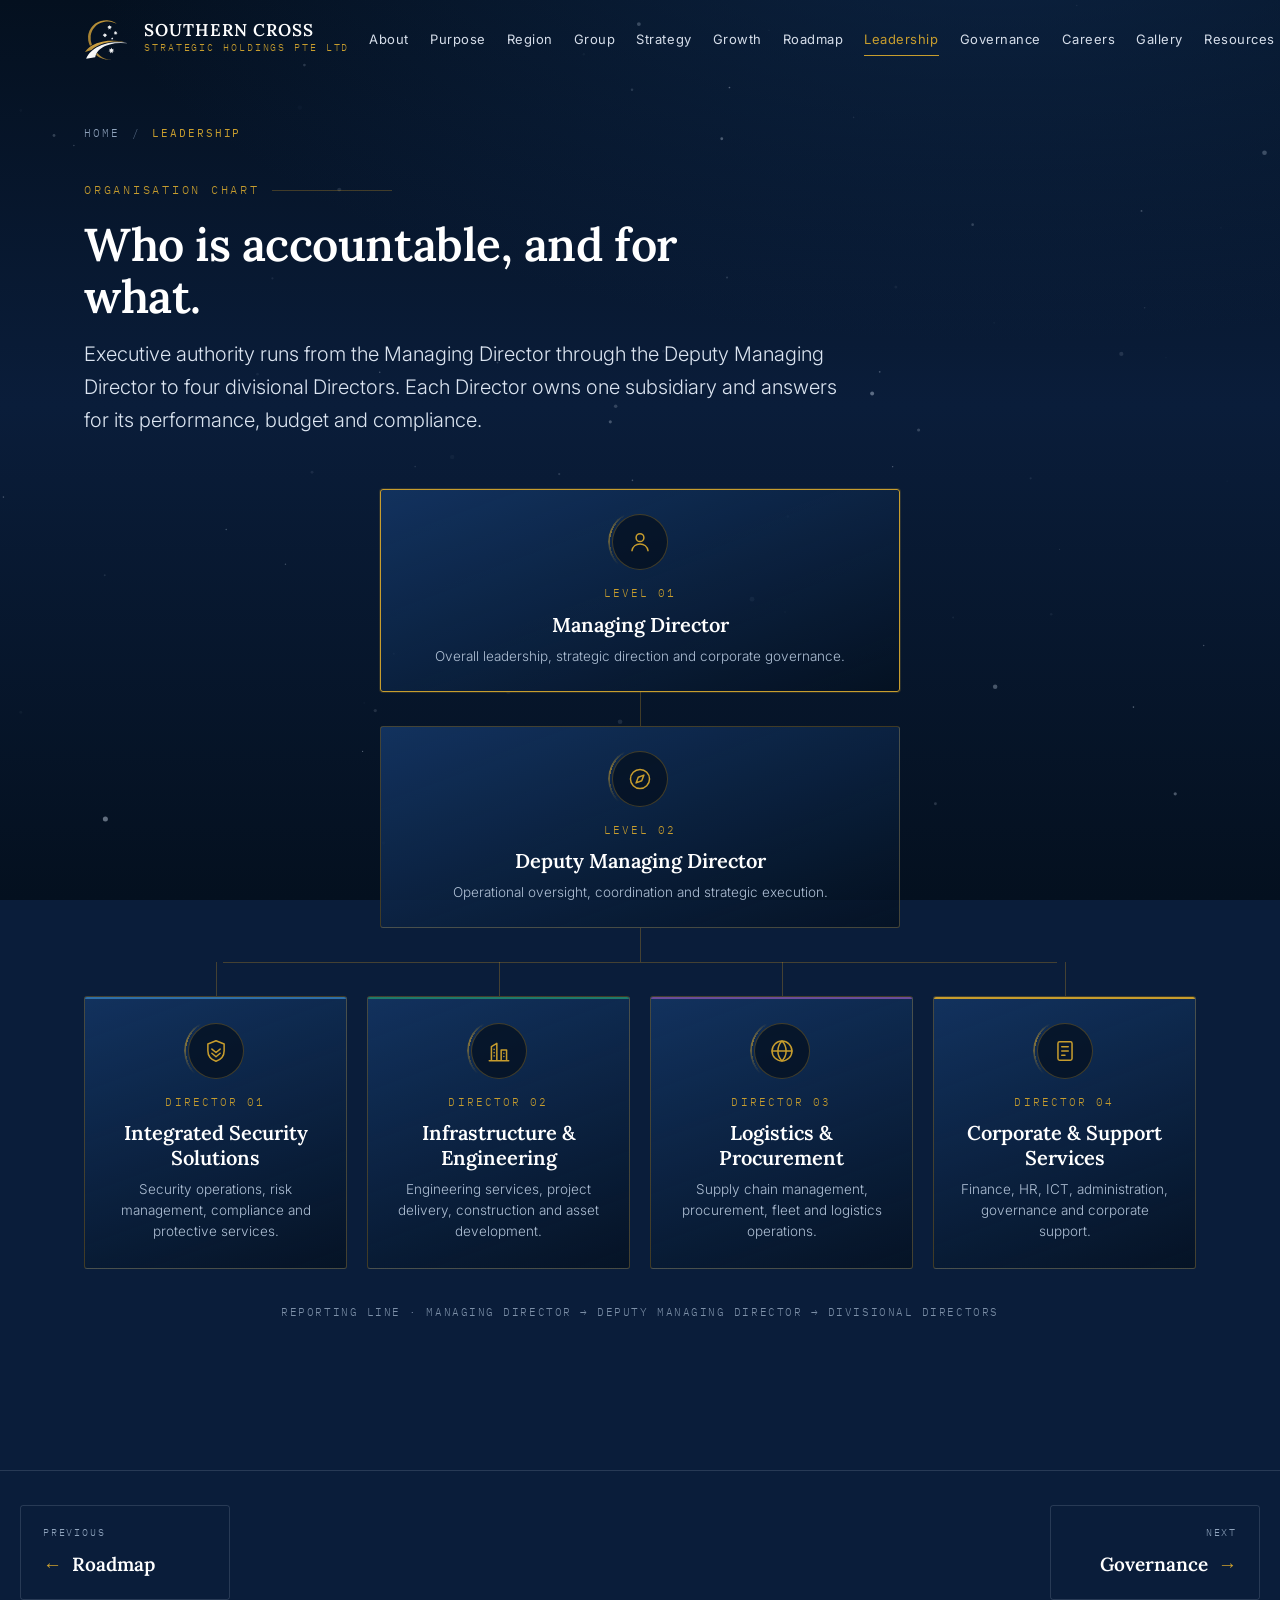
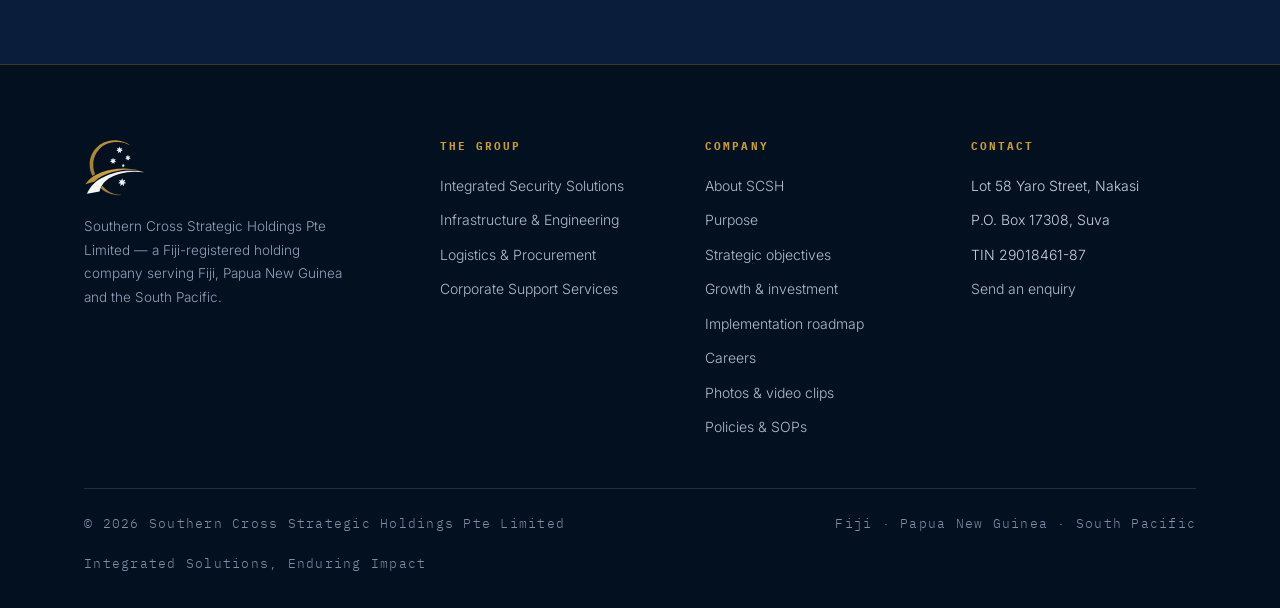
<file: leadership.html>
<!DOCTYPE html>
<html lang="en">
<head>
<meta charset="utf-8">
<meta name="viewport" content="width=device-width, initial-scale=1">
<title>Leadership and accountability &mdash; Southern Cross Strategic Holdings Pte Limited</title>
<meta name="description" content="Executive authority and divisional accountability across the Group.">
<link rel="icon" href="data:image/svg+xml,%3Csvg xmlns='http://www.w3.org/2000/svg' viewBox='0 0 32 32'%3E%3Crect width='32' height='32' fill='%23041529'/%3E%3Cpath d='M16 5l2.1 6.4H24l-4.8 3.9 1.9 6.3L16 17.8l-5.1 3.8 1.9-6.3L8 11.4h5.9z' fill='%23D9A227'/%3E%3C/svg%3E">
<link rel="preconnect" href="https://fonts.googleapis.com">
<link rel="preconnect" href="https://fonts.gstatic.com" crossorigin>
<link href="https://fonts.googleapis.com/css2?family=Lora:wght@400;500;600;700&family=Inter:wght@300;400;500;600&family=IBM+Plex+Mono:wght@400;500&display=swap" rel="stylesheet">
<link rel="stylesheet" href="assets/css/site.css">

</head>
<body class="subpage">
<canvas id="deep" aria-hidden="true"></canvas>
<!-- Artwork note: every illustration here is drawn in SVG, so nothing is licensed
     from a stock library. To use real photographs, see the .plate rule in the
     stylesheet: swap the inline <svg> for <img src="images/photo.jpg" alt="">. -->

<svg width="0" height="0" style="position:absolute" aria-hidden="true">
  <symbol id="ic-eng" viewBox="0 0 24 24"><path d="M3 21h18M5 21V8l5-3v16M14 21V11h5v10M7.5 10.5h0M7.5 13.5h0M7.5 16.5h0M16.5 14h0M16.5 17h0"/></symbol>
  <symbol id="ic-sec" viewBox="0 0 24 24"><path d="M12 2.6 4.5 5.6v6.1c0 4.6 3.1 8.2 7.5 9.7 4.4-1.5 7.5-5.1 7.5-9.7V5.6Z"/><path d="M8.2 10.2 12 13.4l3.8-3.2M8.2 14.1 12 17.3l3.8-3.2"/></symbol>
  <symbol id="ic-log" viewBox="0 0 24 24"><circle cx="12" cy="12" r="9.2"/><path d="M2.8 12h18.4M12 2.8c2.5 2.6 3.8 5.9 3.8 9.2s-1.3 6.6-3.8 9.2c-2.5-2.6-3.8-5.9-3.8-9.2S9.5 5.4 12 2.8Z"/></symbol>
  <symbol id="ic-corp" viewBox="0 0 24 24"><path d="M7 3.5h10a1.5 1.5 0 0 1 1.5 1.5v14A1.5 1.5 0 0 1 17 20.5H7A1.5 1.5 0 0 1 5.5 19V5A1.5 1.5 0 0 1 7 3.5Z"/><path d="M9 8h6M9 12h6M9 16h3"/></symbol>
  <symbol id="ic-roots" viewBox="0 0 24 24"><circle cx="12" cy="12" r="9"/><path d="M3 12h18M12 3c2.4 2.6 3.6 5.7 3.6 9S14.4 18.4 12 21c-2.4-2.6-3.6-5.7-3.6-9S9.6 5.6 12 3Z"/></symbol>
  <symbol id="ic-trust" viewBox="0 0 24 24"><path d="M12 2.8 4.8 5.7v5.9c0 4.4 3 7.9 7.2 9.3 4.2-1.4 7.2-4.9 7.2-9.3V5.7Z"/><path d="m8.6 12 2.4 2.4 4.4-4.6"/></symbol>
  <symbol id="ic-people" viewBox="0 0 24 24"><circle cx="9" cy="8.5" r="3"/><circle cx="17" cy="9.5" r="2.3"/><path d="M3.2 19c.5-3.1 3-5.2 5.8-5.2s5.3 2.1 5.8 5.2M16 14.2c2.2.2 4 2 4.4 4.4"/></symbol>
  <symbol id="ic-md" viewBox="0 0 24 24"><circle cx="12" cy="8" r="3.6"/><path d="M4.6 20c.6-3.8 3.7-6.2 7.4-6.2s6.8 2.4 7.4 6.2"/></symbol>
  <symbol id="ic-ops" viewBox="0 0 24 24"><circle cx="12" cy="12" r="8.8"/><path d="m15.6 8.4-2 5.2-5.2 2 2-5.2Z"/></symbol>
  <symbol id="ic-med" viewBox="0 0 24 24"><path d="M12 3.2 4.8 6v6c0 4.4 3 7.9 7.2 9.2 4.2-1.3 7.2-4.8 7.2-9.2V6Z"/><path d="M12 8.6v6M9 11.6h6"/></symbol>
</svg>
<header id="hdr">
  <div class="wrap bar">
    <a class="brand" href="index.html" aria-label="Southern Cross Strategic Holdings, home">
      <svg class="logo-anim" viewBox="0 0 262 245" aria-hidden="true">
  <g class="lgo-orbit" fill="none" stroke-linecap="round">
    <circle class="lgo-ring lgo-ring-1" cx="131" cy="122" r="119"
            stroke="#C79D2E" stroke-opacity=".45" stroke-width="2"
            stroke-dasharray="54 26 12 26"/>
    <circle class="lgo-ring lgo-ring-2" cx="131" cy="122" r="104"
            stroke="#E8C77A" stroke-opacity=".28" stroke-width="1.2"
            stroke-dasharray="6 22"/>
    <path id="hdtrk" d="M131 3a119 119 0 1 1 0 238a119 119 0 1 1 0-238"
          fill="none" stroke="none"/>
    <circle class="lgo-comet" r="3.4" fill="#F4E3B4">
      <animateMotion dur="7s" repeatCount="indefinite" rotate="auto">
        <mpath href="#hdtrk"/>
      </animateMotion>
    </circle>
  </g>
  <defs>
    <linearGradient id="hdg0" gradientUnits="userSpaceOnUse" x1="126.0" y1="207.4" x2="82.2" y2="228.6"><stop offset="0" stop-color="#866C36"/><stop offset="0.5" stop-color="#9D7C35"/><stop offset="1" stop-color="#AD8938"/></linearGradient>
    <linearGradient id="hdg1" gradientUnits="userSpaceOnUse" x1="88.3" y1="169.9" x2="81.6" y2="142.8"><stop offset="0" stop-color="#B28B35"/><stop offset="0.5" stop-color="#C1973D"/><stop offset="1" stop-color="#D3A645"/></linearGradient>
    <linearGradient id="hdg2" gradientUnits="userSpaceOnUse" x1="11.4" y1="124.4" x2="131.8" y2="-1.2"><stop offset="0" stop-color="#A37F31"/><stop offset="0.5" stop-color="#B18C37"/><stop offset="1" stop-color="#C4983A"/></linearGradient>
    <linearGradient id="hdg3" gradientUnits="userSpaceOnUse" x1="166.9" y1="182.2" x2="146.1" y2="189.1"><stop offset="0" stop-color="#E8EAED"/><stop offset="0.5" stop-color="#F4F5F6"/><stop offset="1" stop-color="#E4E5E8"/></linearGradient>
    <linearGradient id="hdg4" gradientUnits="userSpaceOnUse" x1="137.7" y1="223.3" x2="61.0" y2="166.4"><stop offset="0" stop-color="#E9EBED"/><stop offset="0.5" stop-color="#F0F1F2"/><stop offset="1" stop-color="#FAFAFA"/></linearGradient>
    <linearGradient id="hdg5" gradientUnits="userSpaceOnUse" x1="163.4" y1="120.9" x2="157.6" y2="113.3"><stop offset="0" stop-color="#CACDD4"/><stop offset="0.5" stop-color="#EAEAEE"/><stop offset="1" stop-color="#D9DADF"/></linearGradient>
    <linearGradient id="hdg6" gradientUnits="userSpaceOnUse" x1="125.5" y1="104.4" x2="112.9" y2="92.6"><stop offset="0" stop-color="#E6E9EB"/><stop offset="0.5" stop-color="#F3F4F5"/><stop offset="1" stop-color="#E2E4E8"/></linearGradient>
    <linearGradient id="hdg7" gradientUnits="userSpaceOnUse" x1="186.3" y1="81.5" x2="173.1" y2="89.2"><stop offset="0" stop-color="#DCE0E4"/><stop offset="0.5" stop-color="#EFF0F3"/><stop offset="1" stop-color="#E8EAED"/></linearGradient>
    <linearGradient id="hdg8" gradientUnits="userSpaceOnUse" x1="140.9" y1="61.2" x2="150.4" y2="45.5"><stop offset="0" stop-color="#DEE2E6"/><stop offset="0.5" stop-color="#F2F3F4"/><stop offset="1" stop-color="#E6E8EB"/></linearGradient>
  </defs>
  
  <path class="lgo-arc lgo-a4" fill="url(#hdg0)" fill-rule="evenodd" d="M 69.62,208.38 L 69.88,210.62 L 72.38,213.00 L 78.50,217.75 L 86.50,223.00 L 96.50,228.00 L 97.25,228.00 L 100.62,229.75 L 106.25,231.88 L 108.00,232.12 L 109.88,233.00 L 111.38,233.12 L 112.50,233.88 L 114.25,234.00 L 116.50,234.88 L 119.00,235.12 L 120.25,235.75 L 122.38,235.88 L 126.12,236.75 L 138.12,238.00 L 152.00,237.50 L 152.00,236.50 L 138.12,235.88 L 135.62,235.12 L 132.50,234.88 L 123.62,232.75 L 122.12,232.00 L 120.38,231.88 L 119.12,231.00 L 112.62,228.75 L 111.75,228.00 L 108.62,226.75 L 103.12,223.75 L 91.62,215.62 L 83.88,208.62 L 75.50,200.12 L 74.00,200.25 L 70.75,207.12 Z"/>
  <path class="lgo-arc lgo-a2" fill="url(#hdg1)" fill-rule="evenodd" d="M 226.62,136.88 L 213.50,134.00 L 191.88,130.88 L 164.12,129.25 L 136.50,130.00 L 104.50,134.88 L 103.50,135.75 L 98.88,136.12 L 72.75,144.00 L 54.75,152.00 L 40.12,160.00 L 27.50,169.12 L 18.00,178.00 L 6.50,192.25 L 6.50,193.62 L 29.62,186.00 L 42.38,183.00 L 56.00,171.25 L 72.50,160.88 L 89.88,152.38 L 112.38,144.12 L 149.50,136.25 L 168.50,134.38 L 197.62,134.38 L 215.62,136.12 L 226.62,137.88 Z"/>
  <path class="lgo-arc lgo-a1" fill="url(#hdg2)" fill-rule="evenodd" d="M 186.75,32.38 L 176.25,25.88 L 163.12,20.00 L 149.75,15.88 L 130.25,13.12 L 112.38,13.88 L 96.62,17.00 L 80.62,22.88 L 64.25,32.00 L 48.88,45.88 L 40.00,56.38 L 31.00,72.50 L 25.00,90.62 L 23.00,104.38 L 24.00,128.38 L 27.12,141.00 L 33.50,158.00 L 35.25,158.50 L 45.12,152.50 L 40.00,135.25 L 38.12,123.50 L 38.12,101.62 L 40.62,88.75 L 46.00,74.62 L 51.38,64.50 L 64.12,48.25 L 72.62,40.38 L 83.88,33.25 L 96.75,27.00 L 112.25,22.12 L 125.38,20.25 L 139.75,20.00 L 151.75,21.12 L 167.38,25.00 L 186.75,33.38 Z"/>
  <path class="lgo-star lgo-s1" fill="url(#hdg3)" fill-rule="evenodd" d="M 169.25,175.62 L 168.25,175.62 L 167.50,176.12 L 165.50,176.50 L 161.25,178.00 L 159.88,178.00 L 159.25,177.12 L 158.25,173.75 L 157.25,171.38 L 156.88,169.75 L 155.75,169.62 L 155.25,170.50 L 155.00,172.00 L 153.25,175.62 L 152.88,177.00 L 152.12,177.88 L 151.00,177.88 L 150.25,177.38 L 148.62,177.12 L 144.88,175.88 L 143.50,175.88 L 143.50,176.88 L 147.50,182.38 L 147.62,183.62 L 145.25,185.62 L 140.62,188.50 L 140.75,189.75 L 142.88,189.75 L 145.50,190.25 L 148.88,190.38 L 149.50,190.75 L 149.62,192.62 L 149.25,196.38 L 148.50,199.62 L 148.50,200.62 L 149.50,200.62 L 152.25,197.75 L 155.62,194.75 L 157.00,194.88 L 161.12,198.50 L 162.88,200.38 L 163.88,200.38 L 163.50,196.25 L 162.62,192.25 L 162.62,191.12 L 163.38,190.50 L 167.75,190.12 L 169.25,189.62 L 172.12,189.50 L 172.12,188.38 L 170.75,187.75 L 164.88,183.75 L 165.00,182.38 L 168.00,177.88 L 169.25,176.62 Z"/>
  <path class="lgo-arc lgo-a3" fill="url(#hdg4)" fill-rule="evenodd" d="M 244.38,143.12 L 223.50,139.38 L 211.12,138.25 L 172.75,138.62 L 149.62,141.38 L 133.88,144.50 L 100.62,154.50 L 70.62,168.38 L 56.50,177.50 L 45.50,186.25 L 31.88,199.88 L 25.25,208.50 L 16.25,222.88 L 12.38,232.62 L 63.50,223.25 L 67.12,210.62 L 70.25,203.62 L 76.12,194.25 L 83.00,185.75 L 91.00,178.00 L 102.75,169.12 L 117.00,161.25 L 128.62,156.25 L 146.88,150.38 L 176.38,144.50 L 208.25,142.38 L 244.38,144.12 Z"/>
  <path class="lgo-star lgo-s5" fill="url(#hdg5)" fill-rule="evenodd" d="M 159.88,110.25 L 159.62,110.62 L 159.50,112.25 L 159.25,112.75 L 158.88,113.12 L 158.50,113.38 L 155.38,113.38 L 155.38,114.50 L 156.62,115.62 L 156.75,115.88 L 156.75,116.88 L 156.25,117.50 L 155.75,117.75 L 155.12,118.25 L 155.25,119.38 L 155.50,119.50 L 157.00,119.50 L 157.38,119.62 L 158.00,120.25 L 158.00,121.38 L 157.50,122.38 L 157.50,123.38 L 158.62,123.38 L 158.88,123.12 L 159.12,122.62 L 159.88,121.75 L 161.00,121.75 L 161.88,122.75 L 162.12,123.25 L 162.50,123.50 L 163.50,123.50 L 163.50,122.38 L 163.00,121.38 L 163.00,120.25 L 163.12,120.00 L 163.38,119.75 L 164.12,119.38 L 166.25,119.38 L 166.12,118.12 L 166.00,118.12 L 164.88,117.38 L 164.50,117.00 L 164.50,115.88 L 165.75,114.62 L 165.88,114.38 L 165.88,113.38 L 164.88,113.38 L 164.50,113.62 L 163.00,113.62 L 162.50,113.38 L 161.75,112.62 L 161.38,111.88 L 161.12,111.00 L 161.12,110.50 L 160.88,110.25 Z"/>
  <path class="lgo-star lgo-s3" fill="url(#hdg6)" fill-rule="evenodd" d="M 108.88,90.75 L 108.88,91.88 L 110.00,93.00 L 111.25,95.00 L 112.12,95.88 L 112.12,97.00 L 109.38,99.50 L 107.12,101.00 L 107.12,102.00 L 109.62,102.12 L 111.62,102.50 L 113.38,102.50 L 113.88,103.00 L 114.00,105.62 L 113.75,106.38 L 113.75,107.50 L 113.12,109.00 L 113.12,110.00 L 114.12,110.00 L 118.38,105.62 L 119.75,105.75 L 123.88,110.00 L 124.88,110.00 L 124.88,108.50 L 124.50,107.62 L 124.50,106.12 L 124.12,104.62 L 124.12,103.38 L 124.38,102.88 L 125.12,102.38 L 126.38,102.12 L 130.88,101.88 L 130.88,100.88 L 127.62,98.25 L 126.62,97.75 L 125.88,97.00 L 126.00,95.62 L 127.25,94.25 L 128.00,93.00 L 129.25,91.75 L 129.38,90.50 L 128.38,90.50 L 127.62,91.00 L 124.50,91.25 L 123.50,91.75 L 122.12,91.75 L 121.62,91.38 L 121.00,90.25 L 120.75,88.75 L 119.88,87.50 L 119.88,86.62 L 119.50,85.75 L 118.25,85.88 L 118.00,86.50 L 118.00,87.25 L 117.00,88.88 L 116.75,90.12 L 116.00,91.50 L 115.50,92.00 L 114.38,92.00 L 112.25,91.12 L 110.75,91.12 L 109.88,90.75 Z"/>
  <path class="lgo-star lgo-s4" fill="url(#hdg7)" fill-rule="evenodd" d="M 189.25,78.50 L 188.00,78.50 L 186.75,79.00 L 184.62,79.25 L 184.00,79.75 L 182.88,79.75 L 182.00,78.62 L 181.62,76.88 L 181.00,75.88 L 180.75,75.12 L 180.75,74.38 L 180.50,73.88 L 179.25,73.75 L 178.50,76.25 L 177.88,77.25 L 177.75,78.25 L 176.75,79.50 L 175.75,79.50 L 174.38,79.00 L 173.12,79.00 L 172.12,78.50 L 170.75,78.50 L 170.75,79.62 L 172.00,80.88 L 172.88,82.25 L 173.62,83.00 L 173.62,84.25 L 171.00,86.75 L 170.12,87.25 L 169.50,87.88 L 169.50,88.88 L 173.62,89.00 L 174.38,89.25 L 174.75,89.62 L 175.00,90.25 L 174.88,93.62 L 174.62,94.12 L 174.62,95.50 L 175.75,95.50 L 178.00,93.00 L 179.00,92.25 L 180.38,92.38 L 183.38,95.38 L 184.38,95.38 L 184.38,92.38 L 184.12,91.62 L 184.12,89.88 L 184.25,89.62 L 185.00,89.12 L 187.88,89.00 L 190.12,89.12 L 190.50,89.00 L 190.50,88.00 L 189.12,87.00 L 187.38,85.38 L 186.50,84.88 L 186.00,84.25 L 186.00,83.12 L 186.88,82.38 L 187.75,81.12 L 189.25,79.62 Z"/>
  <path class="lgo-star lgo-s2" fill="url(#hdg8)" fill-rule="evenodd" d="M 156.62,45.25 L 155.62,45.25 L 154.25,46.00 L 152.25,46.25 L 150.25,47.00 L 148.88,47.00 L 148.12,46.25 L 148.00,45.38 L 147.38,44.25 L 147.38,43.75 L 147.00,43.12 L 146.12,40.25 L 145.00,40.12 L 144.75,41.25 L 144.12,42.50 L 144.00,43.38 L 143.12,44.88 L 142.75,46.25 L 142.12,46.88 L 140.62,47.00 L 138.38,46.12 L 136.62,45.88 L 136.00,45.38 L 134.88,45.38 L 134.88,46.62 L 135.62,47.25 L 136.12,48.25 L 138.12,50.88 L 138.12,52.12 L 134.12,55.62 L 133.12,56.12 L 133.25,57.25 L 138.25,57.62 L 139.25,57.88 L 139.75,58.25 L 140.00,58.75 L 140.00,59.75 L 139.50,62.00 L 139.50,63.25 L 139.12,64.25 L 139.25,65.62 L 140.25,65.62 L 141.75,64.00 L 143.38,62.75 L 144.88,61.25 L 146.00,61.25 L 149.00,63.88 L 150.38,65.38 L 151.50,65.38 L 151.50,64.25 L 151.12,63.12 L 151.12,58.25 L 151.88,57.62 L 154.62,57.62 L 156.00,57.25 L 158.12,57.12 L 158.00,56.00 L 156.88,55.50 L 152.88,52.00 L 153.00,50.75 L 153.88,49.88 L 155.25,47.88 L 156.50,46.62 Z"/>
</svg>
      <span><b>SOUTHERN CROSS</b><span>Strategic Holdings Pte Ltd</span></span>
    </a>
    <button class="burger" id="burger" aria-label="Open menu" aria-expanded="false"><span></span><span></span><span></span></button>
    <nav id="nav">
      <a class="nav-home" href="index.html">Home</a>
      <a href="about.html">About</a>
      <a href="purpose.html">Purpose</a>
      <a href="region.html">Region</a>
      <a href="group.html">Group</a>
      <a href="strategy.html">Strategy</a>
      <a href="growth.html">Growth</a>
      <a href="roadmap.html">Roadmap</a>
      <a class="active" aria-current="page" href="leadership.html">Leadership</a>
      <a href="governance.html">Governance</a>
      <a href="careers.html">Careers</a>
      <a href="gallery.html">Gallery</a>
      <a href="resources.html">Resources</a>
      <a class="cta" href="contact.html">Contact us</a>
    </nav>
  </div>
</header>


<main>
<div class="pagehead">
  <div class="wrap">
    <div class="crumbs" role="navigation" aria-label="Breadcrumb">
      <a href="index.html">Home</a>
      <span aria-hidden="true">/</span>
      <b aria-current="page">Leadership</b>
    </div>
  </div>
</div>
<!-- ================= STRUCTURE ================= -->
<section class="sec" id="structure">
  <div class="wrap">
    <p class="eyebrow rv">Organisation chart</p>
    <h2 class="title rv" style="margin-bottom:14px">Who is accountable, and for what.</h2>
    <p class="lede rv">Executive authority runs from the Managing Director through the Deputy Managing Director to four divisional Directors. Each Director owns one subsidiary and answers for its performance, budget and compliance.</p>

    <div class="org rv">
      <div class="tier">
        <div class="node node--lead">
          <span class="iconw"><svg><use href="#ic-md"/></svg></span>
          <span class="role">Level 01</span>
          <h4>Managing Director</h4>
          <p>Overall leadership, strategic direction and corporate governance.</p>
        </div>
      </div>
      <div class="drop"></div>
      <div class="tier">
        <div class="node">
          <span class="iconw"><svg><use href="#ic-ops"/></svg></span>
          <span class="role">Level 02</span>
          <h4>Deputy Managing Director</h4>
          <p>Operational oversight, coordination and strategic execution.</p>
        </div>
      </div>
      <div class="drop"></div>
      <div class="dirs">
        <div class="dir" style="--acc:#2E6FA8">
          <div class="node">
            <span class="iconw"><svg><use href="#ic-sec"/></svg></span>
            <span class="role">Director 01</span>
            <h4>Integrated Security Solutions</h4>
            <p>Security operations, risk management, compliance and protective services.</p>
          </div>
        </div>
        <div class="dir" style="--acc:#1E7A6B">
          <div class="node">
            <span class="iconw"><svg><use href="#ic-eng"/></svg></span>
            <span class="role">Director 02</span>
            <h4>Infrastructure &amp; Engineering</h4>
            <p>Engineering services, project delivery, construction and asset development.</p>
          </div>
        </div>
        <div class="dir" style="--acc:#6B4C9A">
          <div class="node">
            <span class="iconw"><svg><use href="#ic-log"/></svg></span>
            <span class="role">Director 03</span>
            <h4>Logistics &amp; Procurement</h4>
            <p>Supply chain management, procurement, fleet and logistics operations.</p>
          </div>
        </div>
        <div class="dir" style="--acc:#C79D2E">
          <div class="node">
            <span class="iconw"><svg><use href="#ic-corp"/></svg></span>
            <span class="role">Director 04</span>
            <h4>Corporate &amp; Support Services</h4>
            <p>Finance, HR, ICT, administration, governance and corporate support.</p>
          </div>
        </div>
      </div>
      <p class="org-note">Reporting line &middot; Managing Director &rarr; Deputy Managing Director &rarr; Divisional Directors</p>
    </div>
  </div>
</section>
<div class="pager" role="navigation" aria-label="Next and previous pages">
  <div class="wrap">
    <a class="pg pg--prev" href="roadmap.html"><span>Previous</span><b>Roadmap</b></a>
    <a class="pg pg--next" href="governance.html"><span>Next</span><b>Governance</b></a>
  </div>
</div>
</main>
<footer>
  <div class="wrap">
    <div class="foot">
      <div class="foot-brand">
        <svg class="logo-anim" viewBox="0 0 262 245" aria-hidden="true">
  <g class="lgo-orbit" fill="none" stroke-linecap="round">
    <circle class="lgo-ring lgo-ring-1" cx="131" cy="122" r="119"
            stroke="#C79D2E" stroke-opacity=".45" stroke-width="2"
            stroke-dasharray="54 26 12 26"/>
    <circle class="lgo-ring lgo-ring-2" cx="131" cy="122" r="104"
            stroke="#E8C77A" stroke-opacity=".28" stroke-width="1.2"
            stroke-dasharray="6 22"/>
    <path id="fttrk" d="M131 3a119 119 0 1 1 0 238a119 119 0 1 1 0-238"
          fill="none" stroke="none"/>
    <circle class="lgo-comet" r="3.4" fill="#F4E3B4">
      <animateMotion dur="7s" repeatCount="indefinite" rotate="auto">
        <mpath href="#fttrk"/>
      </animateMotion>
    </circle>
  </g>
  <defs>
    <linearGradient id="ftg0" gradientUnits="userSpaceOnUse" x1="126.0" y1="207.4" x2="82.2" y2="228.6"><stop offset="0" stop-color="#866C36"/><stop offset="0.5" stop-color="#9D7C35"/><stop offset="1" stop-color="#AD8938"/></linearGradient>
    <linearGradient id="ftg1" gradientUnits="userSpaceOnUse" x1="88.3" y1="169.9" x2="81.6" y2="142.8"><stop offset="0" stop-color="#B28B35"/><stop offset="0.5" stop-color="#C1973D"/><stop offset="1" stop-color="#D3A645"/></linearGradient>
    <linearGradient id="ftg2" gradientUnits="userSpaceOnUse" x1="11.4" y1="124.4" x2="131.8" y2="-1.2"><stop offset="0" stop-color="#A37F31"/><stop offset="0.5" stop-color="#B18C37"/><stop offset="1" stop-color="#C4983A"/></linearGradient>
    <linearGradient id="ftg3" gradientUnits="userSpaceOnUse" x1="166.9" y1="182.2" x2="146.1" y2="189.1"><stop offset="0" stop-color="#E8EAED"/><stop offset="0.5" stop-color="#F4F5F6"/><stop offset="1" stop-color="#E4E5E8"/></linearGradient>
    <linearGradient id="ftg4" gradientUnits="userSpaceOnUse" x1="137.7" y1="223.3" x2="61.0" y2="166.4"><stop offset="0" stop-color="#E9EBED"/><stop offset="0.5" stop-color="#F0F1F2"/><stop offset="1" stop-color="#FAFAFA"/></linearGradient>
    <linearGradient id="ftg5" gradientUnits="userSpaceOnUse" x1="163.4" y1="120.9" x2="157.6" y2="113.3"><stop offset="0" stop-color="#CACDD4"/><stop offset="0.5" stop-color="#EAEAEE"/><stop offset="1" stop-color="#D9DADF"/></linearGradient>
    <linearGradient id="ftg6" gradientUnits="userSpaceOnUse" x1="125.5" y1="104.4" x2="112.9" y2="92.6"><stop offset="0" stop-color="#E6E9EB"/><stop offset="0.5" stop-color="#F3F4F5"/><stop offset="1" stop-color="#E2E4E8"/></linearGradient>
    <linearGradient id="ftg7" gradientUnits="userSpaceOnUse" x1="186.3" y1="81.5" x2="173.1" y2="89.2"><stop offset="0" stop-color="#DCE0E4"/><stop offset="0.5" stop-color="#EFF0F3"/><stop offset="1" stop-color="#E8EAED"/></linearGradient>
    <linearGradient id="ftg8" gradientUnits="userSpaceOnUse" x1="140.9" y1="61.2" x2="150.4" y2="45.5"><stop offset="0" stop-color="#DEE2E6"/><stop offset="0.5" stop-color="#F2F3F4"/><stop offset="1" stop-color="#E6E8EB"/></linearGradient>
  </defs>
  
  <path class="lgo-arc lgo-a4" fill="url(#ftg0)" fill-rule="evenodd" d="M 69.62,208.38 L 69.88,210.62 L 72.38,213.00 L 78.50,217.75 L 86.50,223.00 L 96.50,228.00 L 97.25,228.00 L 100.62,229.75 L 106.25,231.88 L 108.00,232.12 L 109.88,233.00 L 111.38,233.12 L 112.50,233.88 L 114.25,234.00 L 116.50,234.88 L 119.00,235.12 L 120.25,235.75 L 122.38,235.88 L 126.12,236.75 L 138.12,238.00 L 152.00,237.50 L 152.00,236.50 L 138.12,235.88 L 135.62,235.12 L 132.50,234.88 L 123.62,232.75 L 122.12,232.00 L 120.38,231.88 L 119.12,231.00 L 112.62,228.75 L 111.75,228.00 L 108.62,226.75 L 103.12,223.75 L 91.62,215.62 L 83.88,208.62 L 75.50,200.12 L 74.00,200.25 L 70.75,207.12 Z"/>
  <path class="lgo-arc lgo-a2" fill="url(#ftg1)" fill-rule="evenodd" d="M 226.62,136.88 L 213.50,134.00 L 191.88,130.88 L 164.12,129.25 L 136.50,130.00 L 104.50,134.88 L 103.50,135.75 L 98.88,136.12 L 72.75,144.00 L 54.75,152.00 L 40.12,160.00 L 27.50,169.12 L 18.00,178.00 L 6.50,192.25 L 6.50,193.62 L 29.62,186.00 L 42.38,183.00 L 56.00,171.25 L 72.50,160.88 L 89.88,152.38 L 112.38,144.12 L 149.50,136.25 L 168.50,134.38 L 197.62,134.38 L 215.62,136.12 L 226.62,137.88 Z"/>
  <path class="lgo-arc lgo-a1" fill="url(#ftg2)" fill-rule="evenodd" d="M 186.75,32.38 L 176.25,25.88 L 163.12,20.00 L 149.75,15.88 L 130.25,13.12 L 112.38,13.88 L 96.62,17.00 L 80.62,22.88 L 64.25,32.00 L 48.88,45.88 L 40.00,56.38 L 31.00,72.50 L 25.00,90.62 L 23.00,104.38 L 24.00,128.38 L 27.12,141.00 L 33.50,158.00 L 35.25,158.50 L 45.12,152.50 L 40.00,135.25 L 38.12,123.50 L 38.12,101.62 L 40.62,88.75 L 46.00,74.62 L 51.38,64.50 L 64.12,48.25 L 72.62,40.38 L 83.88,33.25 L 96.75,27.00 L 112.25,22.12 L 125.38,20.25 L 139.75,20.00 L 151.75,21.12 L 167.38,25.00 L 186.75,33.38 Z"/>
  <path class="lgo-star lgo-s1" fill="url(#ftg3)" fill-rule="evenodd" d="M 169.25,175.62 L 168.25,175.62 L 167.50,176.12 L 165.50,176.50 L 161.25,178.00 L 159.88,178.00 L 159.25,177.12 L 158.25,173.75 L 157.25,171.38 L 156.88,169.75 L 155.75,169.62 L 155.25,170.50 L 155.00,172.00 L 153.25,175.62 L 152.88,177.00 L 152.12,177.88 L 151.00,177.88 L 150.25,177.38 L 148.62,177.12 L 144.88,175.88 L 143.50,175.88 L 143.50,176.88 L 147.50,182.38 L 147.62,183.62 L 145.25,185.62 L 140.62,188.50 L 140.75,189.75 L 142.88,189.75 L 145.50,190.25 L 148.88,190.38 L 149.50,190.75 L 149.62,192.62 L 149.25,196.38 L 148.50,199.62 L 148.50,200.62 L 149.50,200.62 L 152.25,197.75 L 155.62,194.75 L 157.00,194.88 L 161.12,198.50 L 162.88,200.38 L 163.88,200.38 L 163.50,196.25 L 162.62,192.25 L 162.62,191.12 L 163.38,190.50 L 167.75,190.12 L 169.25,189.62 L 172.12,189.50 L 172.12,188.38 L 170.75,187.75 L 164.88,183.75 L 165.00,182.38 L 168.00,177.88 L 169.25,176.62 Z"/>
  <path class="lgo-arc lgo-a3" fill="url(#ftg4)" fill-rule="evenodd" d="M 244.38,143.12 L 223.50,139.38 L 211.12,138.25 L 172.75,138.62 L 149.62,141.38 L 133.88,144.50 L 100.62,154.50 L 70.62,168.38 L 56.50,177.50 L 45.50,186.25 L 31.88,199.88 L 25.25,208.50 L 16.25,222.88 L 12.38,232.62 L 63.50,223.25 L 67.12,210.62 L 70.25,203.62 L 76.12,194.25 L 83.00,185.75 L 91.00,178.00 L 102.75,169.12 L 117.00,161.25 L 128.62,156.25 L 146.88,150.38 L 176.38,144.50 L 208.25,142.38 L 244.38,144.12 Z"/>
  <path class="lgo-star lgo-s5" fill="url(#ftg5)" fill-rule="evenodd" d="M 159.88,110.25 L 159.62,110.62 L 159.50,112.25 L 159.25,112.75 L 158.88,113.12 L 158.50,113.38 L 155.38,113.38 L 155.38,114.50 L 156.62,115.62 L 156.75,115.88 L 156.75,116.88 L 156.25,117.50 L 155.75,117.75 L 155.12,118.25 L 155.25,119.38 L 155.50,119.50 L 157.00,119.50 L 157.38,119.62 L 158.00,120.25 L 158.00,121.38 L 157.50,122.38 L 157.50,123.38 L 158.62,123.38 L 158.88,123.12 L 159.12,122.62 L 159.88,121.75 L 161.00,121.75 L 161.88,122.75 L 162.12,123.25 L 162.50,123.50 L 163.50,123.50 L 163.50,122.38 L 163.00,121.38 L 163.00,120.25 L 163.12,120.00 L 163.38,119.75 L 164.12,119.38 L 166.25,119.38 L 166.12,118.12 L 166.00,118.12 L 164.88,117.38 L 164.50,117.00 L 164.50,115.88 L 165.75,114.62 L 165.88,114.38 L 165.88,113.38 L 164.88,113.38 L 164.50,113.62 L 163.00,113.62 L 162.50,113.38 L 161.75,112.62 L 161.38,111.88 L 161.12,111.00 L 161.12,110.50 L 160.88,110.25 Z"/>
  <path class="lgo-star lgo-s3" fill="url(#ftg6)" fill-rule="evenodd" d="M 108.88,90.75 L 108.88,91.88 L 110.00,93.00 L 111.25,95.00 L 112.12,95.88 L 112.12,97.00 L 109.38,99.50 L 107.12,101.00 L 107.12,102.00 L 109.62,102.12 L 111.62,102.50 L 113.38,102.50 L 113.88,103.00 L 114.00,105.62 L 113.75,106.38 L 113.75,107.50 L 113.12,109.00 L 113.12,110.00 L 114.12,110.00 L 118.38,105.62 L 119.75,105.75 L 123.88,110.00 L 124.88,110.00 L 124.88,108.50 L 124.50,107.62 L 124.50,106.12 L 124.12,104.62 L 124.12,103.38 L 124.38,102.88 L 125.12,102.38 L 126.38,102.12 L 130.88,101.88 L 130.88,100.88 L 127.62,98.25 L 126.62,97.75 L 125.88,97.00 L 126.00,95.62 L 127.25,94.25 L 128.00,93.00 L 129.25,91.75 L 129.38,90.50 L 128.38,90.50 L 127.62,91.00 L 124.50,91.25 L 123.50,91.75 L 122.12,91.75 L 121.62,91.38 L 121.00,90.25 L 120.75,88.75 L 119.88,87.50 L 119.88,86.62 L 119.50,85.75 L 118.25,85.88 L 118.00,86.50 L 118.00,87.25 L 117.00,88.88 L 116.75,90.12 L 116.00,91.50 L 115.50,92.00 L 114.38,92.00 L 112.25,91.12 L 110.75,91.12 L 109.88,90.75 Z"/>
  <path class="lgo-star lgo-s4" fill="url(#ftg7)" fill-rule="evenodd" d="M 189.25,78.50 L 188.00,78.50 L 186.75,79.00 L 184.62,79.25 L 184.00,79.75 L 182.88,79.75 L 182.00,78.62 L 181.62,76.88 L 181.00,75.88 L 180.75,75.12 L 180.75,74.38 L 180.50,73.88 L 179.25,73.75 L 178.50,76.25 L 177.88,77.25 L 177.75,78.25 L 176.75,79.50 L 175.75,79.50 L 174.38,79.00 L 173.12,79.00 L 172.12,78.50 L 170.75,78.50 L 170.75,79.62 L 172.00,80.88 L 172.88,82.25 L 173.62,83.00 L 173.62,84.25 L 171.00,86.75 L 170.12,87.25 L 169.50,87.88 L 169.50,88.88 L 173.62,89.00 L 174.38,89.25 L 174.75,89.62 L 175.00,90.25 L 174.88,93.62 L 174.62,94.12 L 174.62,95.50 L 175.75,95.50 L 178.00,93.00 L 179.00,92.25 L 180.38,92.38 L 183.38,95.38 L 184.38,95.38 L 184.38,92.38 L 184.12,91.62 L 184.12,89.88 L 184.25,89.62 L 185.00,89.12 L 187.88,89.00 L 190.12,89.12 L 190.50,89.00 L 190.50,88.00 L 189.12,87.00 L 187.38,85.38 L 186.50,84.88 L 186.00,84.25 L 186.00,83.12 L 186.88,82.38 L 187.75,81.12 L 189.25,79.62 Z"/>
  <path class="lgo-star lgo-s2" fill="url(#ftg8)" fill-rule="evenodd" d="M 156.62,45.25 L 155.62,45.25 L 154.25,46.00 L 152.25,46.25 L 150.25,47.00 L 148.88,47.00 L 148.12,46.25 L 148.00,45.38 L 147.38,44.25 L 147.38,43.75 L 147.00,43.12 L 146.12,40.25 L 145.00,40.12 L 144.75,41.25 L 144.12,42.50 L 144.00,43.38 L 143.12,44.88 L 142.75,46.25 L 142.12,46.88 L 140.62,47.00 L 138.38,46.12 L 136.62,45.88 L 136.00,45.38 L 134.88,45.38 L 134.88,46.62 L 135.62,47.25 L 136.12,48.25 L 138.12,50.88 L 138.12,52.12 L 134.12,55.62 L 133.12,56.12 L 133.25,57.25 L 138.25,57.62 L 139.25,57.88 L 139.75,58.25 L 140.00,58.75 L 140.00,59.75 L 139.50,62.00 L 139.50,63.25 L 139.12,64.25 L 139.25,65.62 L 140.25,65.62 L 141.75,64.00 L 143.38,62.75 L 144.88,61.25 L 146.00,61.25 L 149.00,63.88 L 150.38,65.38 L 151.50,65.38 L 151.50,64.25 L 151.12,63.12 L 151.12,58.25 L 151.88,57.62 L 154.62,57.62 L 156.00,57.25 L 158.12,57.12 L 158.00,56.00 L 156.88,55.50 L 152.88,52.00 L 153.00,50.75 L 153.88,49.88 L 155.25,47.88 L 156.50,46.62 Z"/>
</svg>
        <p>Southern Cross Strategic Holdings Pte Limited &mdash; a Fiji-registered holding company serving Fiji, Papua New Guinea and the South Pacific.</p>
      </div>
      <div>
        <h5>The Group</h5>
        <ul>
          <li><a href="group.html">Integrated Security Solutions</a></li>
          <li><a href="group.html">Infrastructure &amp; Engineering</a></li>
          <li><a href="group.html">Logistics &amp; Procurement</a></li>
          <li><a href="group.html">Corporate Support Services</a></li>
        </ul>
      </div>
      <div>
        <h5>Company</h5>
        <ul>
          <li><a href="about.html">About SCSH</a></li>
          <li><a href="purpose.html">Purpose</a></li>
          <li><a href="strategy.html">Strategic objectives</a></li>
          <li><a href="growth.html">Growth &amp; investment</a></li>
          <li><a href="roadmap.html">Implementation roadmap</a></li>
          <li><a href="careers.html">Careers</a></li>
          <li><a href="gallery.html">Photos &amp; video clips</a></li>
          <li><a href="resources.html">Policies &amp; SOPs</a></li>
        </ul>
      </div>
      <div>
        <h5>Contact</h5>
        <ul>
          <li>Lot 58 Yaro Street, Nakasi</li>
          <li>P.O. Box 17308, Suva</li>
          <li>TIN 29018461-87</li>
          <li><a href="contact.html">Send an enquiry</a></li>
        </ul>
      </div>
    </div>
    <div class="rule"></div>
    <div class="legal">
      <span>&copy; <span id="yr"></span> Southern Cross Strategic Holdings Pte Limited</span>
      <span>Fiji &middot; Papua New Guinea &middot; South Pacific</span>
      <span>Integrated Solutions, Enduring Impact</span>
    </div>
  </div>
</footer>
<button id="top" aria-label="Back to top">&uarr;</button>

<script src="assets/js/site.js"></script>
</body>
</html>
</file>
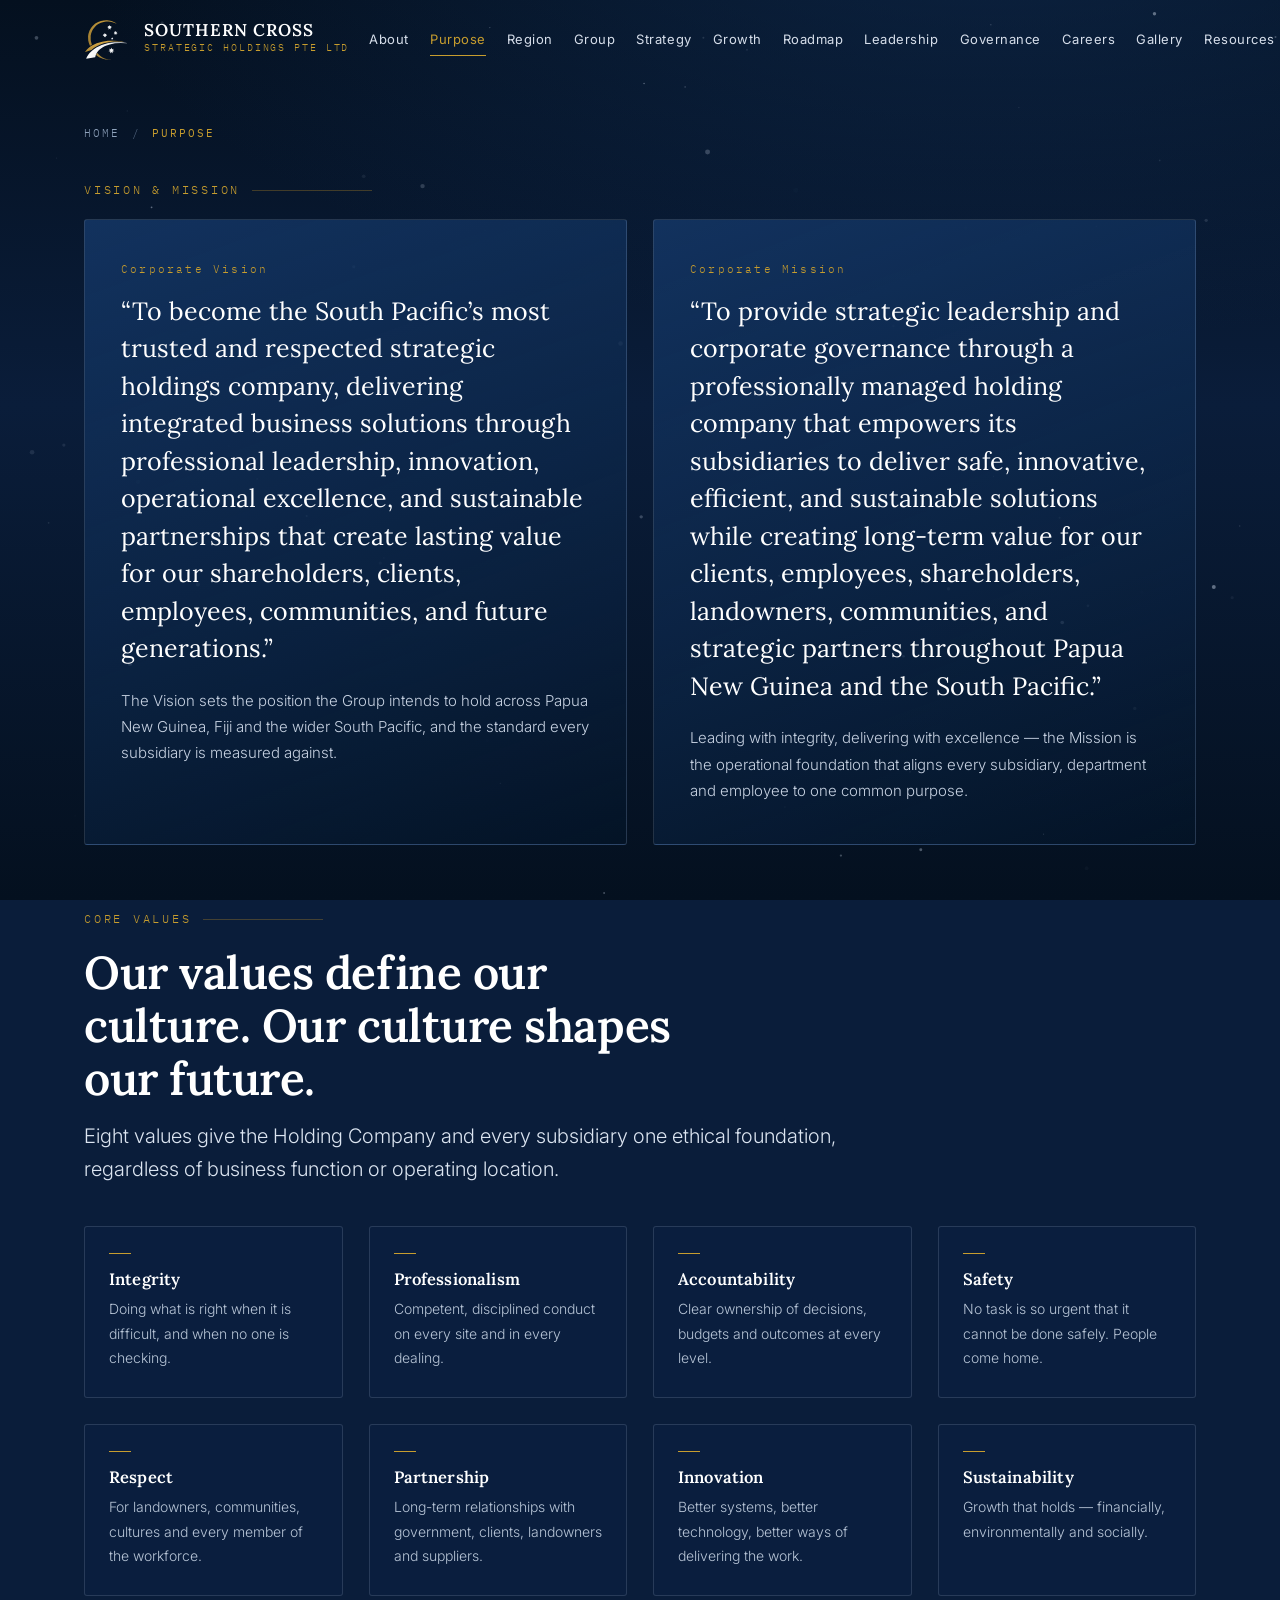
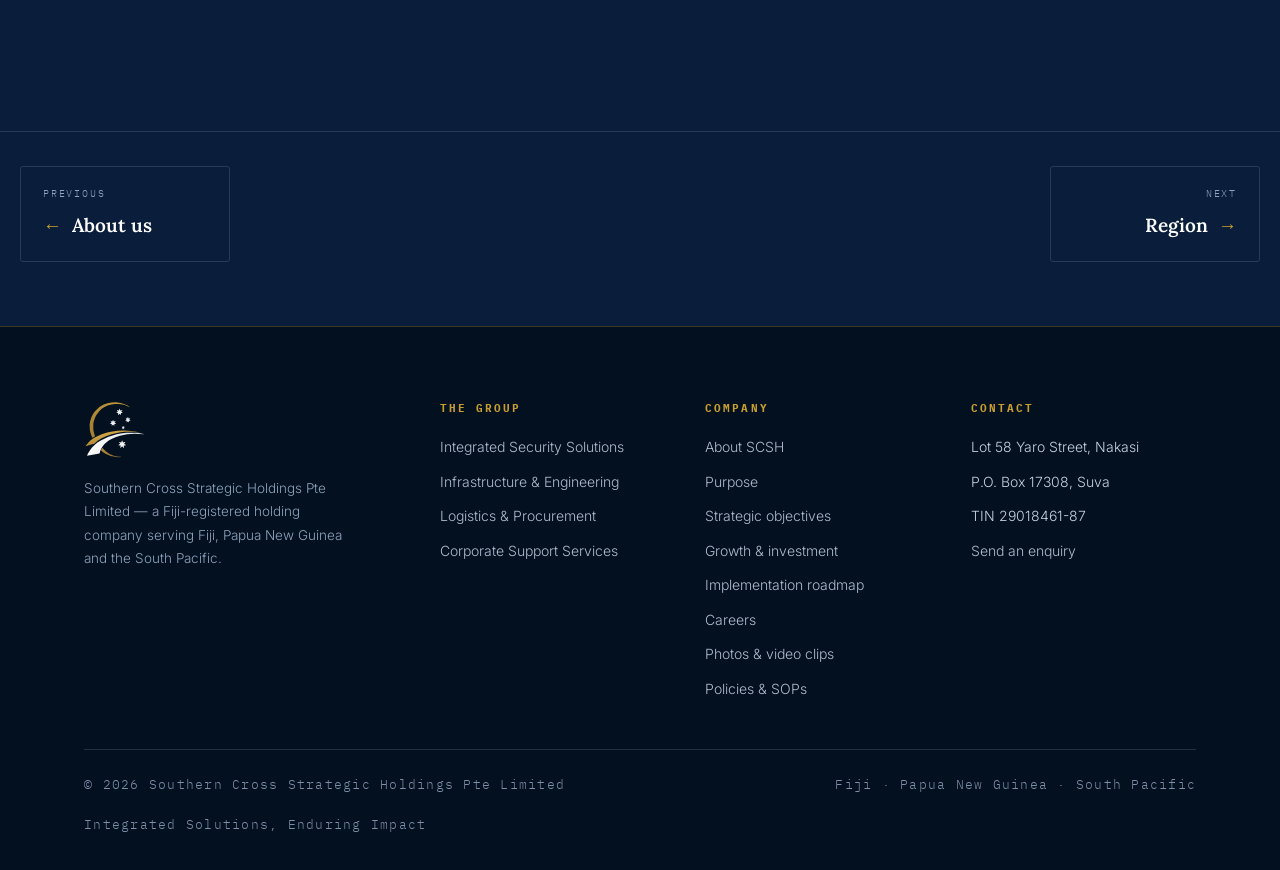
<file: purpose.html>
<!DOCTYPE html>
<html lang="en">
<head>
<meta charset="utf-8">
<meta name="viewport" content="width=device-width, initial-scale=1">
<title>Vision, mission and values &mdash; Southern Cross Strategic Holdings Pte Limited</title>
<meta name="description" content="The vision, mission and eight core values of Southern Cross Strategic Holdings Pte Limited.">
<link rel="icon" href="data:image/svg+xml,%3Csvg xmlns='http://www.w3.org/2000/svg' viewBox='0 0 32 32'%3E%3Crect width='32' height='32' fill='%23041529'/%3E%3Cpath d='M16 5l2.1 6.4H24l-4.8 3.9 1.9 6.3L16 17.8l-5.1 3.8 1.9-6.3L8 11.4h5.9z' fill='%23D9A227'/%3E%3C/svg%3E">
<link rel="preconnect" href="https://fonts.googleapis.com">
<link rel="preconnect" href="https://fonts.gstatic.com" crossorigin>
<link href="https://fonts.googleapis.com/css2?family=Lora:wght@400;500;600;700&family=Inter:wght@300;400;500;600&family=IBM+Plex+Mono:wght@400;500&display=swap" rel="stylesheet">
<link rel="stylesheet" href="assets/css/site.css">

</head>
<body class="subpage">
<canvas id="deep" aria-hidden="true"></canvas>
<!-- Artwork note: every illustration here is drawn in SVG, so nothing is licensed
     from a stock library. To use real photographs, see the .plate rule in the
     stylesheet: swap the inline <svg> for <img src="images/photo.jpg" alt="">. -->

<svg width="0" height="0" style="position:absolute" aria-hidden="true">
  <symbol id="ic-eng" viewBox="0 0 24 24"><path d="M3 21h18M5 21V8l5-3v16M14 21V11h5v10M7.5 10.5h0M7.5 13.5h0M7.5 16.5h0M16.5 14h0M16.5 17h0"/></symbol>
  <symbol id="ic-sec" viewBox="0 0 24 24"><path d="M12 2.6 4.5 5.6v6.1c0 4.6 3.1 8.2 7.5 9.7 4.4-1.5 7.5-5.1 7.5-9.7V5.6Z"/><path d="M8.2 10.2 12 13.4l3.8-3.2M8.2 14.1 12 17.3l3.8-3.2"/></symbol>
  <symbol id="ic-log" viewBox="0 0 24 24"><circle cx="12" cy="12" r="9.2"/><path d="M2.8 12h18.4M12 2.8c2.5 2.6 3.8 5.9 3.8 9.2s-1.3 6.6-3.8 9.2c-2.5-2.6-3.8-5.9-3.8-9.2S9.5 5.4 12 2.8Z"/></symbol>
  <symbol id="ic-corp" viewBox="0 0 24 24"><path d="M7 3.5h10a1.5 1.5 0 0 1 1.5 1.5v14A1.5 1.5 0 0 1 17 20.5H7A1.5 1.5 0 0 1 5.5 19V5A1.5 1.5 0 0 1 7 3.5Z"/><path d="M9 8h6M9 12h6M9 16h3"/></symbol>
  <symbol id="ic-roots" viewBox="0 0 24 24"><circle cx="12" cy="12" r="9"/><path d="M3 12h18M12 3c2.4 2.6 3.6 5.7 3.6 9S14.4 18.4 12 21c-2.4-2.6-3.6-5.7-3.6-9S9.6 5.6 12 3Z"/></symbol>
  <symbol id="ic-trust" viewBox="0 0 24 24"><path d="M12 2.8 4.8 5.7v5.9c0 4.4 3 7.9 7.2 9.3 4.2-1.4 7.2-4.9 7.2-9.3V5.7Z"/><path d="m8.6 12 2.4 2.4 4.4-4.6"/></symbol>
  <symbol id="ic-people" viewBox="0 0 24 24"><circle cx="9" cy="8.5" r="3"/><circle cx="17" cy="9.5" r="2.3"/><path d="M3.2 19c.5-3.1 3-5.2 5.8-5.2s5.3 2.1 5.8 5.2M16 14.2c2.2.2 4 2 4.4 4.4"/></symbol>
  <symbol id="ic-md" viewBox="0 0 24 24"><circle cx="12" cy="8" r="3.6"/><path d="M4.6 20c.6-3.8 3.7-6.2 7.4-6.2s6.8 2.4 7.4 6.2"/></symbol>
  <symbol id="ic-ops" viewBox="0 0 24 24"><circle cx="12" cy="12" r="8.8"/><path d="m15.6 8.4-2 5.2-5.2 2 2-5.2Z"/></symbol>
  <symbol id="ic-med" viewBox="0 0 24 24"><path d="M12 3.2 4.8 6v6c0 4.4 3 7.9 7.2 9.2 4.2-1.3 7.2-4.8 7.2-9.2V6Z"/><path d="M12 8.6v6M9 11.6h6"/></symbol>
</svg>
<header id="hdr">
  <div class="wrap bar">
    <a class="brand" href="index.html" aria-label="Southern Cross Strategic Holdings, home">
      <svg class="logo-anim" viewBox="0 0 262 245" aria-hidden="true">
  <g class="lgo-orbit" fill="none" stroke-linecap="round">
    <circle class="lgo-ring lgo-ring-1" cx="131" cy="122" r="119"
            stroke="#C79D2E" stroke-opacity=".45" stroke-width="2"
            stroke-dasharray="54 26 12 26"/>
    <circle class="lgo-ring lgo-ring-2" cx="131" cy="122" r="104"
            stroke="#E8C77A" stroke-opacity=".28" stroke-width="1.2"
            stroke-dasharray="6 22"/>
    <path id="hdtrk" d="M131 3a119 119 0 1 1 0 238a119 119 0 1 1 0-238"
          fill="none" stroke="none"/>
    <circle class="lgo-comet" r="3.4" fill="#F4E3B4">
      <animateMotion dur="7s" repeatCount="indefinite" rotate="auto">
        <mpath href="#hdtrk"/>
      </animateMotion>
    </circle>
  </g>
  <defs>
    <linearGradient id="hdg0" gradientUnits="userSpaceOnUse" x1="126.0" y1="207.4" x2="82.2" y2="228.6"><stop offset="0" stop-color="#866C36"/><stop offset="0.5" stop-color="#9D7C35"/><stop offset="1" stop-color="#AD8938"/></linearGradient>
    <linearGradient id="hdg1" gradientUnits="userSpaceOnUse" x1="88.3" y1="169.9" x2="81.6" y2="142.8"><stop offset="0" stop-color="#B28B35"/><stop offset="0.5" stop-color="#C1973D"/><stop offset="1" stop-color="#D3A645"/></linearGradient>
    <linearGradient id="hdg2" gradientUnits="userSpaceOnUse" x1="11.4" y1="124.4" x2="131.8" y2="-1.2"><stop offset="0" stop-color="#A37F31"/><stop offset="0.5" stop-color="#B18C37"/><stop offset="1" stop-color="#C4983A"/></linearGradient>
    <linearGradient id="hdg3" gradientUnits="userSpaceOnUse" x1="166.9" y1="182.2" x2="146.1" y2="189.1"><stop offset="0" stop-color="#E8EAED"/><stop offset="0.5" stop-color="#F4F5F6"/><stop offset="1" stop-color="#E4E5E8"/></linearGradient>
    <linearGradient id="hdg4" gradientUnits="userSpaceOnUse" x1="137.7" y1="223.3" x2="61.0" y2="166.4"><stop offset="0" stop-color="#E9EBED"/><stop offset="0.5" stop-color="#F0F1F2"/><stop offset="1" stop-color="#FAFAFA"/></linearGradient>
    <linearGradient id="hdg5" gradientUnits="userSpaceOnUse" x1="163.4" y1="120.9" x2="157.6" y2="113.3"><stop offset="0" stop-color="#CACDD4"/><stop offset="0.5" stop-color="#EAEAEE"/><stop offset="1" stop-color="#D9DADF"/></linearGradient>
    <linearGradient id="hdg6" gradientUnits="userSpaceOnUse" x1="125.5" y1="104.4" x2="112.9" y2="92.6"><stop offset="0" stop-color="#E6E9EB"/><stop offset="0.5" stop-color="#F3F4F5"/><stop offset="1" stop-color="#E2E4E8"/></linearGradient>
    <linearGradient id="hdg7" gradientUnits="userSpaceOnUse" x1="186.3" y1="81.5" x2="173.1" y2="89.2"><stop offset="0" stop-color="#DCE0E4"/><stop offset="0.5" stop-color="#EFF0F3"/><stop offset="1" stop-color="#E8EAED"/></linearGradient>
    <linearGradient id="hdg8" gradientUnits="userSpaceOnUse" x1="140.9" y1="61.2" x2="150.4" y2="45.5"><stop offset="0" stop-color="#DEE2E6"/><stop offset="0.5" stop-color="#F2F3F4"/><stop offset="1" stop-color="#E6E8EB"/></linearGradient>
  </defs>
  
  <path class="lgo-arc lgo-a4" fill="url(#hdg0)" fill-rule="evenodd" d="M 69.62,208.38 L 69.88,210.62 L 72.38,213.00 L 78.50,217.75 L 86.50,223.00 L 96.50,228.00 L 97.25,228.00 L 100.62,229.75 L 106.25,231.88 L 108.00,232.12 L 109.88,233.00 L 111.38,233.12 L 112.50,233.88 L 114.25,234.00 L 116.50,234.88 L 119.00,235.12 L 120.25,235.75 L 122.38,235.88 L 126.12,236.75 L 138.12,238.00 L 152.00,237.50 L 152.00,236.50 L 138.12,235.88 L 135.62,235.12 L 132.50,234.88 L 123.62,232.75 L 122.12,232.00 L 120.38,231.88 L 119.12,231.00 L 112.62,228.75 L 111.75,228.00 L 108.62,226.75 L 103.12,223.75 L 91.62,215.62 L 83.88,208.62 L 75.50,200.12 L 74.00,200.25 L 70.75,207.12 Z"/>
  <path class="lgo-arc lgo-a2" fill="url(#hdg1)" fill-rule="evenodd" d="M 226.62,136.88 L 213.50,134.00 L 191.88,130.88 L 164.12,129.25 L 136.50,130.00 L 104.50,134.88 L 103.50,135.75 L 98.88,136.12 L 72.75,144.00 L 54.75,152.00 L 40.12,160.00 L 27.50,169.12 L 18.00,178.00 L 6.50,192.25 L 6.50,193.62 L 29.62,186.00 L 42.38,183.00 L 56.00,171.25 L 72.50,160.88 L 89.88,152.38 L 112.38,144.12 L 149.50,136.25 L 168.50,134.38 L 197.62,134.38 L 215.62,136.12 L 226.62,137.88 Z"/>
  <path class="lgo-arc lgo-a1" fill="url(#hdg2)" fill-rule="evenodd" d="M 186.75,32.38 L 176.25,25.88 L 163.12,20.00 L 149.75,15.88 L 130.25,13.12 L 112.38,13.88 L 96.62,17.00 L 80.62,22.88 L 64.25,32.00 L 48.88,45.88 L 40.00,56.38 L 31.00,72.50 L 25.00,90.62 L 23.00,104.38 L 24.00,128.38 L 27.12,141.00 L 33.50,158.00 L 35.25,158.50 L 45.12,152.50 L 40.00,135.25 L 38.12,123.50 L 38.12,101.62 L 40.62,88.75 L 46.00,74.62 L 51.38,64.50 L 64.12,48.25 L 72.62,40.38 L 83.88,33.25 L 96.75,27.00 L 112.25,22.12 L 125.38,20.25 L 139.75,20.00 L 151.75,21.12 L 167.38,25.00 L 186.75,33.38 Z"/>
  <path class="lgo-star lgo-s1" fill="url(#hdg3)" fill-rule="evenodd" d="M 169.25,175.62 L 168.25,175.62 L 167.50,176.12 L 165.50,176.50 L 161.25,178.00 L 159.88,178.00 L 159.25,177.12 L 158.25,173.75 L 157.25,171.38 L 156.88,169.75 L 155.75,169.62 L 155.25,170.50 L 155.00,172.00 L 153.25,175.62 L 152.88,177.00 L 152.12,177.88 L 151.00,177.88 L 150.25,177.38 L 148.62,177.12 L 144.88,175.88 L 143.50,175.88 L 143.50,176.88 L 147.50,182.38 L 147.62,183.62 L 145.25,185.62 L 140.62,188.50 L 140.75,189.75 L 142.88,189.75 L 145.50,190.25 L 148.88,190.38 L 149.50,190.75 L 149.62,192.62 L 149.25,196.38 L 148.50,199.62 L 148.50,200.62 L 149.50,200.62 L 152.25,197.75 L 155.62,194.75 L 157.00,194.88 L 161.12,198.50 L 162.88,200.38 L 163.88,200.38 L 163.50,196.25 L 162.62,192.25 L 162.62,191.12 L 163.38,190.50 L 167.75,190.12 L 169.25,189.62 L 172.12,189.50 L 172.12,188.38 L 170.75,187.75 L 164.88,183.75 L 165.00,182.38 L 168.00,177.88 L 169.25,176.62 Z"/>
  <path class="lgo-arc lgo-a3" fill="url(#hdg4)" fill-rule="evenodd" d="M 244.38,143.12 L 223.50,139.38 L 211.12,138.25 L 172.75,138.62 L 149.62,141.38 L 133.88,144.50 L 100.62,154.50 L 70.62,168.38 L 56.50,177.50 L 45.50,186.25 L 31.88,199.88 L 25.25,208.50 L 16.25,222.88 L 12.38,232.62 L 63.50,223.25 L 67.12,210.62 L 70.25,203.62 L 76.12,194.25 L 83.00,185.75 L 91.00,178.00 L 102.75,169.12 L 117.00,161.25 L 128.62,156.25 L 146.88,150.38 L 176.38,144.50 L 208.25,142.38 L 244.38,144.12 Z"/>
  <path class="lgo-star lgo-s5" fill="url(#hdg5)" fill-rule="evenodd" d="M 159.88,110.25 L 159.62,110.62 L 159.50,112.25 L 159.25,112.75 L 158.88,113.12 L 158.50,113.38 L 155.38,113.38 L 155.38,114.50 L 156.62,115.62 L 156.75,115.88 L 156.75,116.88 L 156.25,117.50 L 155.75,117.75 L 155.12,118.25 L 155.25,119.38 L 155.50,119.50 L 157.00,119.50 L 157.38,119.62 L 158.00,120.25 L 158.00,121.38 L 157.50,122.38 L 157.50,123.38 L 158.62,123.38 L 158.88,123.12 L 159.12,122.62 L 159.88,121.75 L 161.00,121.75 L 161.88,122.75 L 162.12,123.25 L 162.50,123.50 L 163.50,123.50 L 163.50,122.38 L 163.00,121.38 L 163.00,120.25 L 163.12,120.00 L 163.38,119.75 L 164.12,119.38 L 166.25,119.38 L 166.12,118.12 L 166.00,118.12 L 164.88,117.38 L 164.50,117.00 L 164.50,115.88 L 165.75,114.62 L 165.88,114.38 L 165.88,113.38 L 164.88,113.38 L 164.50,113.62 L 163.00,113.62 L 162.50,113.38 L 161.75,112.62 L 161.38,111.88 L 161.12,111.00 L 161.12,110.50 L 160.88,110.25 Z"/>
  <path class="lgo-star lgo-s3" fill="url(#hdg6)" fill-rule="evenodd" d="M 108.88,90.75 L 108.88,91.88 L 110.00,93.00 L 111.25,95.00 L 112.12,95.88 L 112.12,97.00 L 109.38,99.50 L 107.12,101.00 L 107.12,102.00 L 109.62,102.12 L 111.62,102.50 L 113.38,102.50 L 113.88,103.00 L 114.00,105.62 L 113.75,106.38 L 113.75,107.50 L 113.12,109.00 L 113.12,110.00 L 114.12,110.00 L 118.38,105.62 L 119.75,105.75 L 123.88,110.00 L 124.88,110.00 L 124.88,108.50 L 124.50,107.62 L 124.50,106.12 L 124.12,104.62 L 124.12,103.38 L 124.38,102.88 L 125.12,102.38 L 126.38,102.12 L 130.88,101.88 L 130.88,100.88 L 127.62,98.25 L 126.62,97.75 L 125.88,97.00 L 126.00,95.62 L 127.25,94.25 L 128.00,93.00 L 129.25,91.75 L 129.38,90.50 L 128.38,90.50 L 127.62,91.00 L 124.50,91.25 L 123.50,91.75 L 122.12,91.75 L 121.62,91.38 L 121.00,90.25 L 120.75,88.75 L 119.88,87.50 L 119.88,86.62 L 119.50,85.75 L 118.25,85.88 L 118.00,86.50 L 118.00,87.25 L 117.00,88.88 L 116.75,90.12 L 116.00,91.50 L 115.50,92.00 L 114.38,92.00 L 112.25,91.12 L 110.75,91.12 L 109.88,90.75 Z"/>
  <path class="lgo-star lgo-s4" fill="url(#hdg7)" fill-rule="evenodd" d="M 189.25,78.50 L 188.00,78.50 L 186.75,79.00 L 184.62,79.25 L 184.00,79.75 L 182.88,79.75 L 182.00,78.62 L 181.62,76.88 L 181.00,75.88 L 180.75,75.12 L 180.75,74.38 L 180.50,73.88 L 179.25,73.75 L 178.50,76.25 L 177.88,77.25 L 177.75,78.25 L 176.75,79.50 L 175.75,79.50 L 174.38,79.00 L 173.12,79.00 L 172.12,78.50 L 170.75,78.50 L 170.75,79.62 L 172.00,80.88 L 172.88,82.25 L 173.62,83.00 L 173.62,84.25 L 171.00,86.75 L 170.12,87.25 L 169.50,87.88 L 169.50,88.88 L 173.62,89.00 L 174.38,89.25 L 174.75,89.62 L 175.00,90.25 L 174.88,93.62 L 174.62,94.12 L 174.62,95.50 L 175.75,95.50 L 178.00,93.00 L 179.00,92.25 L 180.38,92.38 L 183.38,95.38 L 184.38,95.38 L 184.38,92.38 L 184.12,91.62 L 184.12,89.88 L 184.25,89.62 L 185.00,89.12 L 187.88,89.00 L 190.12,89.12 L 190.50,89.00 L 190.50,88.00 L 189.12,87.00 L 187.38,85.38 L 186.50,84.88 L 186.00,84.25 L 186.00,83.12 L 186.88,82.38 L 187.75,81.12 L 189.25,79.62 Z"/>
  <path class="lgo-star lgo-s2" fill="url(#hdg8)" fill-rule="evenodd" d="M 156.62,45.25 L 155.62,45.25 L 154.25,46.00 L 152.25,46.25 L 150.25,47.00 L 148.88,47.00 L 148.12,46.25 L 148.00,45.38 L 147.38,44.25 L 147.38,43.75 L 147.00,43.12 L 146.12,40.25 L 145.00,40.12 L 144.75,41.25 L 144.12,42.50 L 144.00,43.38 L 143.12,44.88 L 142.75,46.25 L 142.12,46.88 L 140.62,47.00 L 138.38,46.12 L 136.62,45.88 L 136.00,45.38 L 134.88,45.38 L 134.88,46.62 L 135.62,47.25 L 136.12,48.25 L 138.12,50.88 L 138.12,52.12 L 134.12,55.62 L 133.12,56.12 L 133.25,57.25 L 138.25,57.62 L 139.25,57.88 L 139.75,58.25 L 140.00,58.75 L 140.00,59.75 L 139.50,62.00 L 139.50,63.25 L 139.12,64.25 L 139.25,65.62 L 140.25,65.62 L 141.75,64.00 L 143.38,62.75 L 144.88,61.25 L 146.00,61.25 L 149.00,63.88 L 150.38,65.38 L 151.50,65.38 L 151.50,64.25 L 151.12,63.12 L 151.12,58.25 L 151.88,57.62 L 154.62,57.62 L 156.00,57.25 L 158.12,57.12 L 158.00,56.00 L 156.88,55.50 L 152.88,52.00 L 153.00,50.75 L 153.88,49.88 L 155.25,47.88 L 156.50,46.62 Z"/>
</svg>
      <span><b>SOUTHERN CROSS</b><span>Strategic Holdings Pte Ltd</span></span>
    </a>
    <button class="burger" id="burger" aria-label="Open menu" aria-expanded="false"><span></span><span></span><span></span></button>
    <nav id="nav">
      <a class="nav-home" href="index.html">Home</a>
      <a href="about.html">About</a>
      <a class="active" aria-current="page" href="purpose.html">Purpose</a>
      <a href="region.html">Region</a>
      <a href="group.html">Group</a>
      <a href="strategy.html">Strategy</a>
      <a href="growth.html">Growth</a>
      <a href="roadmap.html">Roadmap</a>
      <a href="leadership.html">Leadership</a>
      <a href="governance.html">Governance</a>
      <a href="careers.html">Careers</a>
      <a href="gallery.html">Gallery</a>
      <a href="resources.html">Resources</a>
      <a class="cta" href="contact.html">Contact us</a>
    </nav>
  </div>
</header>


<main>
<div class="pagehead">
  <div class="wrap">
    <div class="crumbs" role="navigation" aria-label="Breadcrumb">
      <a href="index.html">Home</a>
      <span aria-hidden="true">/</span>
      <b aria-current="page">Purpose</b>
    </div>
  </div>
</div>
<!-- ================= VISION & MISSION ================= -->
<section class="sec sec--panel" id="purpose">
  <div class="wrap">
    <p class="eyebrow rv">Vision &amp; Mission</p>
    <div class="grid g2">
      <article class="card rv" style="padding:40px 36px">
        <span class="num">Corporate Vision</span>
        <p style="font-family:var(--display);font-size:clamp(19px,2.3vw,25px);line-height:1.5;color:#fff;margin:0 0 20px">&ldquo;To become the South Pacific&rsquo;s most trusted and respected strategic holdings company, delivering integrated business solutions through professional leadership, innovation, operational excellence, and sustainable partnerships that create lasting value for our shareholders, clients, employees, communities, and future generations.&rdquo;</p>
        <p>The Vision sets the position the Group intends to hold across Papua New Guinea, Fiji and the wider South Pacific, and the standard every subsidiary is measured against.</p>
      </article>
      <article class="card rv" style="padding:40px 36px">
        <span class="num">Corporate Mission</span>
        <p style="font-family:var(--display);font-size:clamp(19px,2.3vw,25px);line-height:1.5;color:#fff;margin:0 0 20px">&ldquo;To provide strategic leadership and corporate governance through a professionally managed holding company that empowers its subsidiaries to deliver safe, innovative, efficient, and sustainable solutions while creating long-term value for our clients, employees, shareholders, landowners, communities, and strategic partners throughout Papua New Guinea and the South Pacific.&rdquo;</p>
        <p>Leading with integrity, delivering with excellence &mdash; the Mission is the operational foundation that aligns every subsidiary, department and employee to one common purpose.</p>
      </article>
    </div>

    <div style="margin-top:64px">
      <p class="eyebrow rv">Core values</p>
      <h2 class="title rv" style="margin-bottom:14px">Our values define our culture. Our culture shapes our future.</h2>
      <p class="lede rv" style="margin-bottom:40px">Eight values give the Holding Company and every subsidiary one ethical foundation, regardless of business function or operating location.</p>
      <div class="grid g4">
        <div class="value rv"><span class="mk"></span><h4>Integrity</h4><p>Doing what is right when it is difficult, and when no one is checking.</p></div>
        <div class="value rv"><span class="mk"></span><h4>Professionalism</h4><p>Competent, disciplined conduct on every site and in every dealing.</p></div>
        <div class="value rv"><span class="mk"></span><h4>Accountability</h4><p>Clear ownership of decisions, budgets and outcomes at every level.</p></div>
        <div class="value rv"><span class="mk"></span><h4>Safety</h4><p>No task is so urgent that it cannot be done safely. People come home.</p></div>
        <div class="value rv"><span class="mk"></span><h4>Respect</h4><p>For landowners, communities, cultures and every member of the workforce.</p></div>
        <div class="value rv"><span class="mk"></span><h4>Partnership</h4><p>Long-term relationships with government, clients, landowners and suppliers.</p></div>
        <div class="value rv"><span class="mk"></span><h4>Innovation</h4><p>Better systems, better technology, better ways of delivering the work.</p></div>
        <div class="value rv"><span class="mk"></span><h4>Sustainability</h4><p>Growth that holds &mdash; financially, environmentally and socially.</p></div>
      </div>
    </div>
  </div>
</section>
<div class="pager" role="navigation" aria-label="Next and previous pages">
  <div class="wrap">
    <a class="pg pg--prev" href="about.html"><span>Previous</span><b>About us</b></a>
    <a class="pg pg--next" href="region.html"><span>Next</span><b>Region</b></a>
  </div>
</div>
</main>
<footer>
  <div class="wrap">
    <div class="foot">
      <div class="foot-brand">
        <svg class="logo-anim" viewBox="0 0 262 245" aria-hidden="true">
  <g class="lgo-orbit" fill="none" stroke-linecap="round">
    <circle class="lgo-ring lgo-ring-1" cx="131" cy="122" r="119"
            stroke="#C79D2E" stroke-opacity=".45" stroke-width="2"
            stroke-dasharray="54 26 12 26"/>
    <circle class="lgo-ring lgo-ring-2" cx="131" cy="122" r="104"
            stroke="#E8C77A" stroke-opacity=".28" stroke-width="1.2"
            stroke-dasharray="6 22"/>
    <path id="fttrk" d="M131 3a119 119 0 1 1 0 238a119 119 0 1 1 0-238"
          fill="none" stroke="none"/>
    <circle class="lgo-comet" r="3.4" fill="#F4E3B4">
      <animateMotion dur="7s" repeatCount="indefinite" rotate="auto">
        <mpath href="#fttrk"/>
      </animateMotion>
    </circle>
  </g>
  <defs>
    <linearGradient id="ftg0" gradientUnits="userSpaceOnUse" x1="126.0" y1="207.4" x2="82.2" y2="228.6"><stop offset="0" stop-color="#866C36"/><stop offset="0.5" stop-color="#9D7C35"/><stop offset="1" stop-color="#AD8938"/></linearGradient>
    <linearGradient id="ftg1" gradientUnits="userSpaceOnUse" x1="88.3" y1="169.9" x2="81.6" y2="142.8"><stop offset="0" stop-color="#B28B35"/><stop offset="0.5" stop-color="#C1973D"/><stop offset="1" stop-color="#D3A645"/></linearGradient>
    <linearGradient id="ftg2" gradientUnits="userSpaceOnUse" x1="11.4" y1="124.4" x2="131.8" y2="-1.2"><stop offset="0" stop-color="#A37F31"/><stop offset="0.5" stop-color="#B18C37"/><stop offset="1" stop-color="#C4983A"/></linearGradient>
    <linearGradient id="ftg3" gradientUnits="userSpaceOnUse" x1="166.9" y1="182.2" x2="146.1" y2="189.1"><stop offset="0" stop-color="#E8EAED"/><stop offset="0.5" stop-color="#F4F5F6"/><stop offset="1" stop-color="#E4E5E8"/></linearGradient>
    <linearGradient id="ftg4" gradientUnits="userSpaceOnUse" x1="137.7" y1="223.3" x2="61.0" y2="166.4"><stop offset="0" stop-color="#E9EBED"/><stop offset="0.5" stop-color="#F0F1F2"/><stop offset="1" stop-color="#FAFAFA"/></linearGradient>
    <linearGradient id="ftg5" gradientUnits="userSpaceOnUse" x1="163.4" y1="120.9" x2="157.6" y2="113.3"><stop offset="0" stop-color="#CACDD4"/><stop offset="0.5" stop-color="#EAEAEE"/><stop offset="1" stop-color="#D9DADF"/></linearGradient>
    <linearGradient id="ftg6" gradientUnits="userSpaceOnUse" x1="125.5" y1="104.4" x2="112.9" y2="92.6"><stop offset="0" stop-color="#E6E9EB"/><stop offset="0.5" stop-color="#F3F4F5"/><stop offset="1" stop-color="#E2E4E8"/></linearGradient>
    <linearGradient id="ftg7" gradientUnits="userSpaceOnUse" x1="186.3" y1="81.5" x2="173.1" y2="89.2"><stop offset="0" stop-color="#DCE0E4"/><stop offset="0.5" stop-color="#EFF0F3"/><stop offset="1" stop-color="#E8EAED"/></linearGradient>
    <linearGradient id="ftg8" gradientUnits="userSpaceOnUse" x1="140.9" y1="61.2" x2="150.4" y2="45.5"><stop offset="0" stop-color="#DEE2E6"/><stop offset="0.5" stop-color="#F2F3F4"/><stop offset="1" stop-color="#E6E8EB"/></linearGradient>
  </defs>
  
  <path class="lgo-arc lgo-a4" fill="url(#ftg0)" fill-rule="evenodd" d="M 69.62,208.38 L 69.88,210.62 L 72.38,213.00 L 78.50,217.75 L 86.50,223.00 L 96.50,228.00 L 97.25,228.00 L 100.62,229.75 L 106.25,231.88 L 108.00,232.12 L 109.88,233.00 L 111.38,233.12 L 112.50,233.88 L 114.25,234.00 L 116.50,234.88 L 119.00,235.12 L 120.25,235.75 L 122.38,235.88 L 126.12,236.75 L 138.12,238.00 L 152.00,237.50 L 152.00,236.50 L 138.12,235.88 L 135.62,235.12 L 132.50,234.88 L 123.62,232.75 L 122.12,232.00 L 120.38,231.88 L 119.12,231.00 L 112.62,228.75 L 111.75,228.00 L 108.62,226.75 L 103.12,223.75 L 91.62,215.62 L 83.88,208.62 L 75.50,200.12 L 74.00,200.25 L 70.75,207.12 Z"/>
  <path class="lgo-arc lgo-a2" fill="url(#ftg1)" fill-rule="evenodd" d="M 226.62,136.88 L 213.50,134.00 L 191.88,130.88 L 164.12,129.25 L 136.50,130.00 L 104.50,134.88 L 103.50,135.75 L 98.88,136.12 L 72.75,144.00 L 54.75,152.00 L 40.12,160.00 L 27.50,169.12 L 18.00,178.00 L 6.50,192.25 L 6.50,193.62 L 29.62,186.00 L 42.38,183.00 L 56.00,171.25 L 72.50,160.88 L 89.88,152.38 L 112.38,144.12 L 149.50,136.25 L 168.50,134.38 L 197.62,134.38 L 215.62,136.12 L 226.62,137.88 Z"/>
  <path class="lgo-arc lgo-a1" fill="url(#ftg2)" fill-rule="evenodd" d="M 186.75,32.38 L 176.25,25.88 L 163.12,20.00 L 149.75,15.88 L 130.25,13.12 L 112.38,13.88 L 96.62,17.00 L 80.62,22.88 L 64.25,32.00 L 48.88,45.88 L 40.00,56.38 L 31.00,72.50 L 25.00,90.62 L 23.00,104.38 L 24.00,128.38 L 27.12,141.00 L 33.50,158.00 L 35.25,158.50 L 45.12,152.50 L 40.00,135.25 L 38.12,123.50 L 38.12,101.62 L 40.62,88.75 L 46.00,74.62 L 51.38,64.50 L 64.12,48.25 L 72.62,40.38 L 83.88,33.25 L 96.75,27.00 L 112.25,22.12 L 125.38,20.25 L 139.75,20.00 L 151.75,21.12 L 167.38,25.00 L 186.75,33.38 Z"/>
  <path class="lgo-star lgo-s1" fill="url(#ftg3)" fill-rule="evenodd" d="M 169.25,175.62 L 168.25,175.62 L 167.50,176.12 L 165.50,176.50 L 161.25,178.00 L 159.88,178.00 L 159.25,177.12 L 158.25,173.75 L 157.25,171.38 L 156.88,169.75 L 155.75,169.62 L 155.25,170.50 L 155.00,172.00 L 153.25,175.62 L 152.88,177.00 L 152.12,177.88 L 151.00,177.88 L 150.25,177.38 L 148.62,177.12 L 144.88,175.88 L 143.50,175.88 L 143.50,176.88 L 147.50,182.38 L 147.62,183.62 L 145.25,185.62 L 140.62,188.50 L 140.75,189.75 L 142.88,189.75 L 145.50,190.25 L 148.88,190.38 L 149.50,190.75 L 149.62,192.62 L 149.25,196.38 L 148.50,199.62 L 148.50,200.62 L 149.50,200.62 L 152.25,197.75 L 155.62,194.75 L 157.00,194.88 L 161.12,198.50 L 162.88,200.38 L 163.88,200.38 L 163.50,196.25 L 162.62,192.25 L 162.62,191.12 L 163.38,190.50 L 167.75,190.12 L 169.25,189.62 L 172.12,189.50 L 172.12,188.38 L 170.75,187.75 L 164.88,183.75 L 165.00,182.38 L 168.00,177.88 L 169.25,176.62 Z"/>
  <path class="lgo-arc lgo-a3" fill="url(#ftg4)" fill-rule="evenodd" d="M 244.38,143.12 L 223.50,139.38 L 211.12,138.25 L 172.75,138.62 L 149.62,141.38 L 133.88,144.50 L 100.62,154.50 L 70.62,168.38 L 56.50,177.50 L 45.50,186.25 L 31.88,199.88 L 25.25,208.50 L 16.25,222.88 L 12.38,232.62 L 63.50,223.25 L 67.12,210.62 L 70.25,203.62 L 76.12,194.25 L 83.00,185.75 L 91.00,178.00 L 102.75,169.12 L 117.00,161.25 L 128.62,156.25 L 146.88,150.38 L 176.38,144.50 L 208.25,142.38 L 244.38,144.12 Z"/>
  <path class="lgo-star lgo-s5" fill="url(#ftg5)" fill-rule="evenodd" d="M 159.88,110.25 L 159.62,110.62 L 159.50,112.25 L 159.25,112.75 L 158.88,113.12 L 158.50,113.38 L 155.38,113.38 L 155.38,114.50 L 156.62,115.62 L 156.75,115.88 L 156.75,116.88 L 156.25,117.50 L 155.75,117.75 L 155.12,118.25 L 155.25,119.38 L 155.50,119.50 L 157.00,119.50 L 157.38,119.62 L 158.00,120.25 L 158.00,121.38 L 157.50,122.38 L 157.50,123.38 L 158.62,123.38 L 158.88,123.12 L 159.12,122.62 L 159.88,121.75 L 161.00,121.75 L 161.88,122.75 L 162.12,123.25 L 162.50,123.50 L 163.50,123.50 L 163.50,122.38 L 163.00,121.38 L 163.00,120.25 L 163.12,120.00 L 163.38,119.75 L 164.12,119.38 L 166.25,119.38 L 166.12,118.12 L 166.00,118.12 L 164.88,117.38 L 164.50,117.00 L 164.50,115.88 L 165.75,114.62 L 165.88,114.38 L 165.88,113.38 L 164.88,113.38 L 164.50,113.62 L 163.00,113.62 L 162.50,113.38 L 161.75,112.62 L 161.38,111.88 L 161.12,111.00 L 161.12,110.50 L 160.88,110.25 Z"/>
  <path class="lgo-star lgo-s3" fill="url(#ftg6)" fill-rule="evenodd" d="M 108.88,90.75 L 108.88,91.88 L 110.00,93.00 L 111.25,95.00 L 112.12,95.88 L 112.12,97.00 L 109.38,99.50 L 107.12,101.00 L 107.12,102.00 L 109.62,102.12 L 111.62,102.50 L 113.38,102.50 L 113.88,103.00 L 114.00,105.62 L 113.75,106.38 L 113.75,107.50 L 113.12,109.00 L 113.12,110.00 L 114.12,110.00 L 118.38,105.62 L 119.75,105.75 L 123.88,110.00 L 124.88,110.00 L 124.88,108.50 L 124.50,107.62 L 124.50,106.12 L 124.12,104.62 L 124.12,103.38 L 124.38,102.88 L 125.12,102.38 L 126.38,102.12 L 130.88,101.88 L 130.88,100.88 L 127.62,98.25 L 126.62,97.75 L 125.88,97.00 L 126.00,95.62 L 127.25,94.25 L 128.00,93.00 L 129.25,91.75 L 129.38,90.50 L 128.38,90.50 L 127.62,91.00 L 124.50,91.25 L 123.50,91.75 L 122.12,91.75 L 121.62,91.38 L 121.00,90.25 L 120.75,88.75 L 119.88,87.50 L 119.88,86.62 L 119.50,85.75 L 118.25,85.88 L 118.00,86.50 L 118.00,87.25 L 117.00,88.88 L 116.75,90.12 L 116.00,91.50 L 115.50,92.00 L 114.38,92.00 L 112.25,91.12 L 110.75,91.12 L 109.88,90.75 Z"/>
  <path class="lgo-star lgo-s4" fill="url(#ftg7)" fill-rule="evenodd" d="M 189.25,78.50 L 188.00,78.50 L 186.75,79.00 L 184.62,79.25 L 184.00,79.75 L 182.88,79.75 L 182.00,78.62 L 181.62,76.88 L 181.00,75.88 L 180.75,75.12 L 180.75,74.38 L 180.50,73.88 L 179.25,73.75 L 178.50,76.25 L 177.88,77.25 L 177.75,78.25 L 176.75,79.50 L 175.75,79.50 L 174.38,79.00 L 173.12,79.00 L 172.12,78.50 L 170.75,78.50 L 170.75,79.62 L 172.00,80.88 L 172.88,82.25 L 173.62,83.00 L 173.62,84.25 L 171.00,86.75 L 170.12,87.25 L 169.50,87.88 L 169.50,88.88 L 173.62,89.00 L 174.38,89.25 L 174.75,89.62 L 175.00,90.25 L 174.88,93.62 L 174.62,94.12 L 174.62,95.50 L 175.75,95.50 L 178.00,93.00 L 179.00,92.25 L 180.38,92.38 L 183.38,95.38 L 184.38,95.38 L 184.38,92.38 L 184.12,91.62 L 184.12,89.88 L 184.25,89.62 L 185.00,89.12 L 187.88,89.00 L 190.12,89.12 L 190.50,89.00 L 190.50,88.00 L 189.12,87.00 L 187.38,85.38 L 186.50,84.88 L 186.00,84.25 L 186.00,83.12 L 186.88,82.38 L 187.75,81.12 L 189.25,79.62 Z"/>
  <path class="lgo-star lgo-s2" fill="url(#ftg8)" fill-rule="evenodd" d="M 156.62,45.25 L 155.62,45.25 L 154.25,46.00 L 152.25,46.25 L 150.25,47.00 L 148.88,47.00 L 148.12,46.25 L 148.00,45.38 L 147.38,44.25 L 147.38,43.75 L 147.00,43.12 L 146.12,40.25 L 145.00,40.12 L 144.75,41.25 L 144.12,42.50 L 144.00,43.38 L 143.12,44.88 L 142.75,46.25 L 142.12,46.88 L 140.62,47.00 L 138.38,46.12 L 136.62,45.88 L 136.00,45.38 L 134.88,45.38 L 134.88,46.62 L 135.62,47.25 L 136.12,48.25 L 138.12,50.88 L 138.12,52.12 L 134.12,55.62 L 133.12,56.12 L 133.25,57.25 L 138.25,57.62 L 139.25,57.88 L 139.75,58.25 L 140.00,58.75 L 140.00,59.75 L 139.50,62.00 L 139.50,63.25 L 139.12,64.25 L 139.25,65.62 L 140.25,65.62 L 141.75,64.00 L 143.38,62.75 L 144.88,61.25 L 146.00,61.25 L 149.00,63.88 L 150.38,65.38 L 151.50,65.38 L 151.50,64.25 L 151.12,63.12 L 151.12,58.25 L 151.88,57.62 L 154.62,57.62 L 156.00,57.25 L 158.12,57.12 L 158.00,56.00 L 156.88,55.50 L 152.88,52.00 L 153.00,50.75 L 153.88,49.88 L 155.25,47.88 L 156.50,46.62 Z"/>
</svg>
        <p>Southern Cross Strategic Holdings Pte Limited &mdash; a Fiji-registered holding company serving Fiji, Papua New Guinea and the South Pacific.</p>
      </div>
      <div>
        <h5>The Group</h5>
        <ul>
          <li><a href="group.html">Integrated Security Solutions</a></li>
          <li><a href="group.html">Infrastructure &amp; Engineering</a></li>
          <li><a href="group.html">Logistics &amp; Procurement</a></li>
          <li><a href="group.html">Corporate Support Services</a></li>
        </ul>
      </div>
      <div>
        <h5>Company</h5>
        <ul>
          <li><a href="about.html">About SCSH</a></li>
          <li><a href="purpose.html">Purpose</a></li>
          <li><a href="strategy.html">Strategic objectives</a></li>
          <li><a href="growth.html">Growth &amp; investment</a></li>
          <li><a href="roadmap.html">Implementation roadmap</a></li>
          <li><a href="careers.html">Careers</a></li>
          <li><a href="gallery.html">Photos &amp; video clips</a></li>
          <li><a href="resources.html">Policies &amp; SOPs</a></li>
        </ul>
      </div>
      <div>
        <h5>Contact</h5>
        <ul>
          <li>Lot 58 Yaro Street, Nakasi</li>
          <li>P.O. Box 17308, Suva</li>
          <li>TIN 29018461-87</li>
          <li><a href="contact.html">Send an enquiry</a></li>
        </ul>
      </div>
    </div>
    <div class="rule"></div>
    <div class="legal">
      <span>&copy; <span id="yr"></span> Southern Cross Strategic Holdings Pte Limited</span>
      <span>Fiji &middot; Papua New Guinea &middot; South Pacific</span>
      <span>Integrated Solutions, Enduring Impact</span>
    </div>
  </div>
</footer>
<button id="top" aria-label="Back to top">&uarr;</button>

<script src="assets/js/site.js"></script>
</body>
</html>
</file>
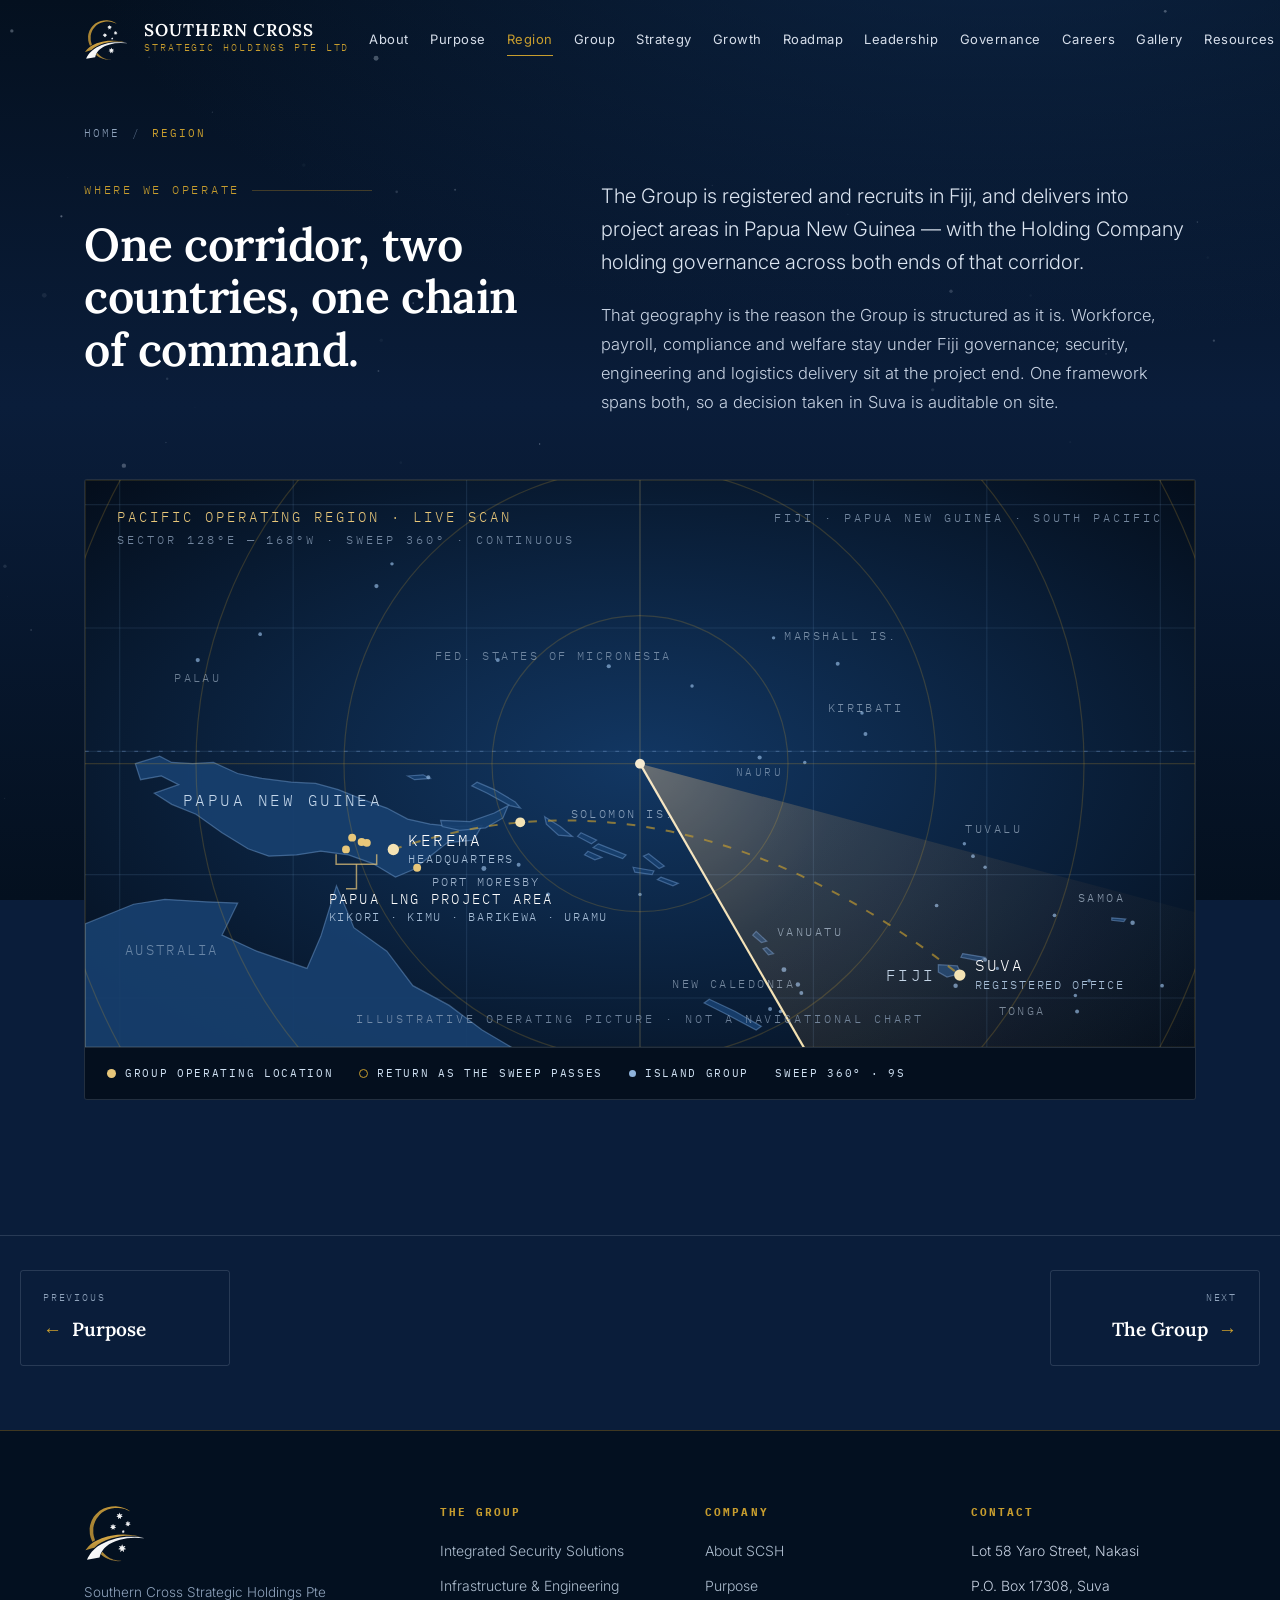
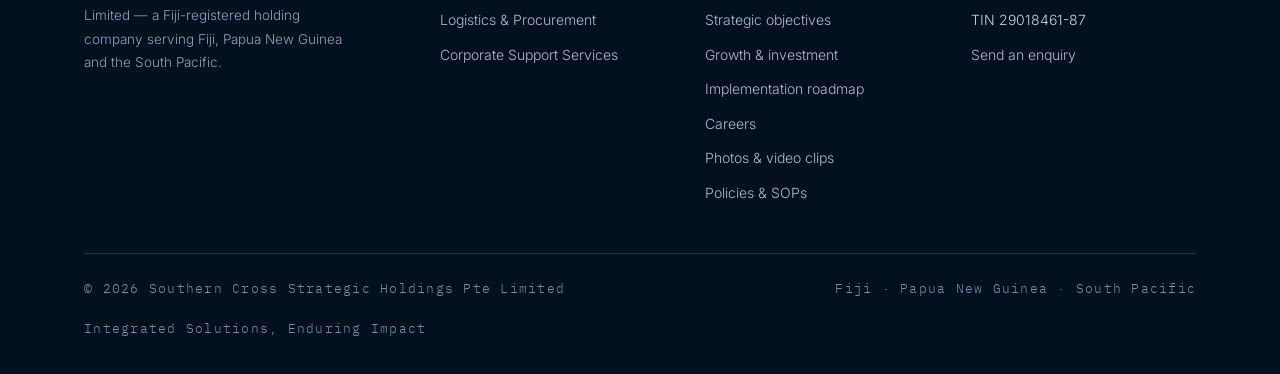
<file: region.html>
<!DOCTYPE html>
<html lang="en">
<head>
<meta charset="utf-8">
<meta name="viewport" content="width=device-width, initial-scale=1">
<title>Where the Group operates &mdash; Southern Cross Strategic Holdings Pte Limited</title>
<meta name="description" content="The Group operating region: Fiji, the Papua LNG project corridor in Papua New Guinea, and the wider South Pacific.">
<link rel="icon" href="data:image/svg+xml,%3Csvg xmlns='http://www.w3.org/2000/svg' viewBox='0 0 32 32'%3E%3Crect width='32' height='32' fill='%23041529'/%3E%3Cpath d='M16 5l2.1 6.4H24l-4.8 3.9 1.9 6.3L16 17.8l-5.1 3.8 1.9-6.3L8 11.4h5.9z' fill='%23D9A227'/%3E%3C/svg%3E">
<link rel="preconnect" href="https://fonts.googleapis.com">
<link rel="preconnect" href="https://fonts.gstatic.com" crossorigin>
<link href="https://fonts.googleapis.com/css2?family=Lora:wght@400;500;600;700&family=Inter:wght@300;400;500;600&family=IBM+Plex+Mono:wght@400;500&display=swap" rel="stylesheet">
<link rel="stylesheet" href="assets/css/site.css">

</head>
<body class="subpage">
<canvas id="deep" aria-hidden="true"></canvas>
<!-- Artwork note: every illustration here is drawn in SVG, so nothing is licensed
     from a stock library. To use real photographs, see the .plate rule in the
     stylesheet: swap the inline <svg> for <img src="images/photo.jpg" alt="">. -->

<svg width="0" height="0" style="position:absolute" aria-hidden="true">
  <symbol id="ic-eng" viewBox="0 0 24 24"><path d="M3 21h18M5 21V8l5-3v16M14 21V11h5v10M7.5 10.5h0M7.5 13.5h0M7.5 16.5h0M16.5 14h0M16.5 17h0"/></symbol>
  <symbol id="ic-sec" viewBox="0 0 24 24"><path d="M12 2.6 4.5 5.6v6.1c0 4.6 3.1 8.2 7.5 9.7 4.4-1.5 7.5-5.1 7.5-9.7V5.6Z"/><path d="M8.2 10.2 12 13.4l3.8-3.2M8.2 14.1 12 17.3l3.8-3.2"/></symbol>
  <symbol id="ic-log" viewBox="0 0 24 24"><circle cx="12" cy="12" r="9.2"/><path d="M2.8 12h18.4M12 2.8c2.5 2.6 3.8 5.9 3.8 9.2s-1.3 6.6-3.8 9.2c-2.5-2.6-3.8-5.9-3.8-9.2S9.5 5.4 12 2.8Z"/></symbol>
  <symbol id="ic-corp" viewBox="0 0 24 24"><path d="M7 3.5h10a1.5 1.5 0 0 1 1.5 1.5v14A1.5 1.5 0 0 1 17 20.5H7A1.5 1.5 0 0 1 5.5 19V5A1.5 1.5 0 0 1 7 3.5Z"/><path d="M9 8h6M9 12h6M9 16h3"/></symbol>
  <symbol id="ic-roots" viewBox="0 0 24 24"><circle cx="12" cy="12" r="9"/><path d="M3 12h18M12 3c2.4 2.6 3.6 5.7 3.6 9S14.4 18.4 12 21c-2.4-2.6-3.6-5.7-3.6-9S9.6 5.6 12 3Z"/></symbol>
  <symbol id="ic-trust" viewBox="0 0 24 24"><path d="M12 2.8 4.8 5.7v5.9c0 4.4 3 7.9 7.2 9.3 4.2-1.4 7.2-4.9 7.2-9.3V5.7Z"/><path d="m8.6 12 2.4 2.4 4.4-4.6"/></symbol>
  <symbol id="ic-people" viewBox="0 0 24 24"><circle cx="9" cy="8.5" r="3"/><circle cx="17" cy="9.5" r="2.3"/><path d="M3.2 19c.5-3.1 3-5.2 5.8-5.2s5.3 2.1 5.8 5.2M16 14.2c2.2.2 4 2 4.4 4.4"/></symbol>
  <symbol id="ic-md" viewBox="0 0 24 24"><circle cx="12" cy="8" r="3.6"/><path d="M4.6 20c.6-3.8 3.7-6.2 7.4-6.2s6.8 2.4 7.4 6.2"/></symbol>
  <symbol id="ic-ops" viewBox="0 0 24 24"><circle cx="12" cy="12" r="8.8"/><path d="m15.6 8.4-2 5.2-5.2 2 2-5.2Z"/></symbol>
  <symbol id="ic-med" viewBox="0 0 24 24"><path d="M12 3.2 4.8 6v6c0 4.4 3 7.9 7.2 9.2 4.2-1.3 7.2-4.8 7.2-9.2V6Z"/><path d="M12 8.6v6M9 11.6h6"/></symbol>
</svg>
<header id="hdr">
  <div class="wrap bar">
    <a class="brand" href="index.html" aria-label="Southern Cross Strategic Holdings, home">
      <svg class="logo-anim" viewBox="0 0 262 245" aria-hidden="true">
  <g class="lgo-orbit" fill="none" stroke-linecap="round">
    <circle class="lgo-ring lgo-ring-1" cx="131" cy="122" r="119"
            stroke="#C79D2E" stroke-opacity=".45" stroke-width="2"
            stroke-dasharray="54 26 12 26"/>
    <circle class="lgo-ring lgo-ring-2" cx="131" cy="122" r="104"
            stroke="#E8C77A" stroke-opacity=".28" stroke-width="1.2"
            stroke-dasharray="6 22"/>
    <path id="hdtrk" d="M131 3a119 119 0 1 1 0 238a119 119 0 1 1 0-238"
          fill="none" stroke="none"/>
    <circle class="lgo-comet" r="3.4" fill="#F4E3B4">
      <animateMotion dur="7s" repeatCount="indefinite" rotate="auto">
        <mpath href="#hdtrk"/>
      </animateMotion>
    </circle>
  </g>
  <defs>
    <linearGradient id="hdg0" gradientUnits="userSpaceOnUse" x1="126.0" y1="207.4" x2="82.2" y2="228.6"><stop offset="0" stop-color="#866C36"/><stop offset="0.5" stop-color="#9D7C35"/><stop offset="1" stop-color="#AD8938"/></linearGradient>
    <linearGradient id="hdg1" gradientUnits="userSpaceOnUse" x1="88.3" y1="169.9" x2="81.6" y2="142.8"><stop offset="0" stop-color="#B28B35"/><stop offset="0.5" stop-color="#C1973D"/><stop offset="1" stop-color="#D3A645"/></linearGradient>
    <linearGradient id="hdg2" gradientUnits="userSpaceOnUse" x1="11.4" y1="124.4" x2="131.8" y2="-1.2"><stop offset="0" stop-color="#A37F31"/><stop offset="0.5" stop-color="#B18C37"/><stop offset="1" stop-color="#C4983A"/></linearGradient>
    <linearGradient id="hdg3" gradientUnits="userSpaceOnUse" x1="166.9" y1="182.2" x2="146.1" y2="189.1"><stop offset="0" stop-color="#E8EAED"/><stop offset="0.5" stop-color="#F4F5F6"/><stop offset="1" stop-color="#E4E5E8"/></linearGradient>
    <linearGradient id="hdg4" gradientUnits="userSpaceOnUse" x1="137.7" y1="223.3" x2="61.0" y2="166.4"><stop offset="0" stop-color="#E9EBED"/><stop offset="0.5" stop-color="#F0F1F2"/><stop offset="1" stop-color="#FAFAFA"/></linearGradient>
    <linearGradient id="hdg5" gradientUnits="userSpaceOnUse" x1="163.4" y1="120.9" x2="157.6" y2="113.3"><stop offset="0" stop-color="#CACDD4"/><stop offset="0.5" stop-color="#EAEAEE"/><stop offset="1" stop-color="#D9DADF"/></linearGradient>
    <linearGradient id="hdg6" gradientUnits="userSpaceOnUse" x1="125.5" y1="104.4" x2="112.9" y2="92.6"><stop offset="0" stop-color="#E6E9EB"/><stop offset="0.5" stop-color="#F3F4F5"/><stop offset="1" stop-color="#E2E4E8"/></linearGradient>
    <linearGradient id="hdg7" gradientUnits="userSpaceOnUse" x1="186.3" y1="81.5" x2="173.1" y2="89.2"><stop offset="0" stop-color="#DCE0E4"/><stop offset="0.5" stop-color="#EFF0F3"/><stop offset="1" stop-color="#E8EAED"/></linearGradient>
    <linearGradient id="hdg8" gradientUnits="userSpaceOnUse" x1="140.9" y1="61.2" x2="150.4" y2="45.5"><stop offset="0" stop-color="#DEE2E6"/><stop offset="0.5" stop-color="#F2F3F4"/><stop offset="1" stop-color="#E6E8EB"/></linearGradient>
  </defs>
  
  <path class="lgo-arc lgo-a4" fill="url(#hdg0)" fill-rule="evenodd" d="M 69.62,208.38 L 69.88,210.62 L 72.38,213.00 L 78.50,217.75 L 86.50,223.00 L 96.50,228.00 L 97.25,228.00 L 100.62,229.75 L 106.25,231.88 L 108.00,232.12 L 109.88,233.00 L 111.38,233.12 L 112.50,233.88 L 114.25,234.00 L 116.50,234.88 L 119.00,235.12 L 120.25,235.75 L 122.38,235.88 L 126.12,236.75 L 138.12,238.00 L 152.00,237.50 L 152.00,236.50 L 138.12,235.88 L 135.62,235.12 L 132.50,234.88 L 123.62,232.75 L 122.12,232.00 L 120.38,231.88 L 119.12,231.00 L 112.62,228.75 L 111.75,228.00 L 108.62,226.75 L 103.12,223.75 L 91.62,215.62 L 83.88,208.62 L 75.50,200.12 L 74.00,200.25 L 70.75,207.12 Z"/>
  <path class="lgo-arc lgo-a2" fill="url(#hdg1)" fill-rule="evenodd" d="M 226.62,136.88 L 213.50,134.00 L 191.88,130.88 L 164.12,129.25 L 136.50,130.00 L 104.50,134.88 L 103.50,135.75 L 98.88,136.12 L 72.75,144.00 L 54.75,152.00 L 40.12,160.00 L 27.50,169.12 L 18.00,178.00 L 6.50,192.25 L 6.50,193.62 L 29.62,186.00 L 42.38,183.00 L 56.00,171.25 L 72.50,160.88 L 89.88,152.38 L 112.38,144.12 L 149.50,136.25 L 168.50,134.38 L 197.62,134.38 L 215.62,136.12 L 226.62,137.88 Z"/>
  <path class="lgo-arc lgo-a1" fill="url(#hdg2)" fill-rule="evenodd" d="M 186.75,32.38 L 176.25,25.88 L 163.12,20.00 L 149.75,15.88 L 130.25,13.12 L 112.38,13.88 L 96.62,17.00 L 80.62,22.88 L 64.25,32.00 L 48.88,45.88 L 40.00,56.38 L 31.00,72.50 L 25.00,90.62 L 23.00,104.38 L 24.00,128.38 L 27.12,141.00 L 33.50,158.00 L 35.25,158.50 L 45.12,152.50 L 40.00,135.25 L 38.12,123.50 L 38.12,101.62 L 40.62,88.75 L 46.00,74.62 L 51.38,64.50 L 64.12,48.25 L 72.62,40.38 L 83.88,33.25 L 96.75,27.00 L 112.25,22.12 L 125.38,20.25 L 139.75,20.00 L 151.75,21.12 L 167.38,25.00 L 186.75,33.38 Z"/>
  <path class="lgo-star lgo-s1" fill="url(#hdg3)" fill-rule="evenodd" d="M 169.25,175.62 L 168.25,175.62 L 167.50,176.12 L 165.50,176.50 L 161.25,178.00 L 159.88,178.00 L 159.25,177.12 L 158.25,173.75 L 157.25,171.38 L 156.88,169.75 L 155.75,169.62 L 155.25,170.50 L 155.00,172.00 L 153.25,175.62 L 152.88,177.00 L 152.12,177.88 L 151.00,177.88 L 150.25,177.38 L 148.62,177.12 L 144.88,175.88 L 143.50,175.88 L 143.50,176.88 L 147.50,182.38 L 147.62,183.62 L 145.25,185.62 L 140.62,188.50 L 140.75,189.75 L 142.88,189.75 L 145.50,190.25 L 148.88,190.38 L 149.50,190.75 L 149.62,192.62 L 149.25,196.38 L 148.50,199.62 L 148.50,200.62 L 149.50,200.62 L 152.25,197.75 L 155.62,194.75 L 157.00,194.88 L 161.12,198.50 L 162.88,200.38 L 163.88,200.38 L 163.50,196.25 L 162.62,192.25 L 162.62,191.12 L 163.38,190.50 L 167.75,190.12 L 169.25,189.62 L 172.12,189.50 L 172.12,188.38 L 170.75,187.75 L 164.88,183.75 L 165.00,182.38 L 168.00,177.88 L 169.25,176.62 Z"/>
  <path class="lgo-arc lgo-a3" fill="url(#hdg4)" fill-rule="evenodd" d="M 244.38,143.12 L 223.50,139.38 L 211.12,138.25 L 172.75,138.62 L 149.62,141.38 L 133.88,144.50 L 100.62,154.50 L 70.62,168.38 L 56.50,177.50 L 45.50,186.25 L 31.88,199.88 L 25.25,208.50 L 16.25,222.88 L 12.38,232.62 L 63.50,223.25 L 67.12,210.62 L 70.25,203.62 L 76.12,194.25 L 83.00,185.75 L 91.00,178.00 L 102.75,169.12 L 117.00,161.25 L 128.62,156.25 L 146.88,150.38 L 176.38,144.50 L 208.25,142.38 L 244.38,144.12 Z"/>
  <path class="lgo-star lgo-s5" fill="url(#hdg5)" fill-rule="evenodd" d="M 159.88,110.25 L 159.62,110.62 L 159.50,112.25 L 159.25,112.75 L 158.88,113.12 L 158.50,113.38 L 155.38,113.38 L 155.38,114.50 L 156.62,115.62 L 156.75,115.88 L 156.75,116.88 L 156.25,117.50 L 155.75,117.75 L 155.12,118.25 L 155.25,119.38 L 155.50,119.50 L 157.00,119.50 L 157.38,119.62 L 158.00,120.25 L 158.00,121.38 L 157.50,122.38 L 157.50,123.38 L 158.62,123.38 L 158.88,123.12 L 159.12,122.62 L 159.88,121.75 L 161.00,121.75 L 161.88,122.75 L 162.12,123.25 L 162.50,123.50 L 163.50,123.50 L 163.50,122.38 L 163.00,121.38 L 163.00,120.25 L 163.12,120.00 L 163.38,119.75 L 164.12,119.38 L 166.25,119.38 L 166.12,118.12 L 166.00,118.12 L 164.88,117.38 L 164.50,117.00 L 164.50,115.88 L 165.75,114.62 L 165.88,114.38 L 165.88,113.38 L 164.88,113.38 L 164.50,113.62 L 163.00,113.62 L 162.50,113.38 L 161.75,112.62 L 161.38,111.88 L 161.12,111.00 L 161.12,110.50 L 160.88,110.25 Z"/>
  <path class="lgo-star lgo-s3" fill="url(#hdg6)" fill-rule="evenodd" d="M 108.88,90.75 L 108.88,91.88 L 110.00,93.00 L 111.25,95.00 L 112.12,95.88 L 112.12,97.00 L 109.38,99.50 L 107.12,101.00 L 107.12,102.00 L 109.62,102.12 L 111.62,102.50 L 113.38,102.50 L 113.88,103.00 L 114.00,105.62 L 113.75,106.38 L 113.75,107.50 L 113.12,109.00 L 113.12,110.00 L 114.12,110.00 L 118.38,105.62 L 119.75,105.75 L 123.88,110.00 L 124.88,110.00 L 124.88,108.50 L 124.50,107.62 L 124.50,106.12 L 124.12,104.62 L 124.12,103.38 L 124.38,102.88 L 125.12,102.38 L 126.38,102.12 L 130.88,101.88 L 130.88,100.88 L 127.62,98.25 L 126.62,97.75 L 125.88,97.00 L 126.00,95.62 L 127.25,94.25 L 128.00,93.00 L 129.25,91.75 L 129.38,90.50 L 128.38,90.50 L 127.62,91.00 L 124.50,91.25 L 123.50,91.75 L 122.12,91.75 L 121.62,91.38 L 121.00,90.25 L 120.75,88.75 L 119.88,87.50 L 119.88,86.62 L 119.50,85.75 L 118.25,85.88 L 118.00,86.50 L 118.00,87.25 L 117.00,88.88 L 116.75,90.12 L 116.00,91.50 L 115.50,92.00 L 114.38,92.00 L 112.25,91.12 L 110.75,91.12 L 109.88,90.75 Z"/>
  <path class="lgo-star lgo-s4" fill="url(#hdg7)" fill-rule="evenodd" d="M 189.25,78.50 L 188.00,78.50 L 186.75,79.00 L 184.62,79.25 L 184.00,79.75 L 182.88,79.75 L 182.00,78.62 L 181.62,76.88 L 181.00,75.88 L 180.75,75.12 L 180.75,74.38 L 180.50,73.88 L 179.25,73.75 L 178.50,76.25 L 177.88,77.25 L 177.75,78.25 L 176.75,79.50 L 175.75,79.50 L 174.38,79.00 L 173.12,79.00 L 172.12,78.50 L 170.75,78.50 L 170.75,79.62 L 172.00,80.88 L 172.88,82.25 L 173.62,83.00 L 173.62,84.25 L 171.00,86.75 L 170.12,87.25 L 169.50,87.88 L 169.50,88.88 L 173.62,89.00 L 174.38,89.25 L 174.75,89.62 L 175.00,90.25 L 174.88,93.62 L 174.62,94.12 L 174.62,95.50 L 175.75,95.50 L 178.00,93.00 L 179.00,92.25 L 180.38,92.38 L 183.38,95.38 L 184.38,95.38 L 184.38,92.38 L 184.12,91.62 L 184.12,89.88 L 184.25,89.62 L 185.00,89.12 L 187.88,89.00 L 190.12,89.12 L 190.50,89.00 L 190.50,88.00 L 189.12,87.00 L 187.38,85.38 L 186.50,84.88 L 186.00,84.25 L 186.00,83.12 L 186.88,82.38 L 187.75,81.12 L 189.25,79.62 Z"/>
  <path class="lgo-star lgo-s2" fill="url(#hdg8)" fill-rule="evenodd" d="M 156.62,45.25 L 155.62,45.25 L 154.25,46.00 L 152.25,46.25 L 150.25,47.00 L 148.88,47.00 L 148.12,46.25 L 148.00,45.38 L 147.38,44.25 L 147.38,43.75 L 147.00,43.12 L 146.12,40.25 L 145.00,40.12 L 144.75,41.25 L 144.12,42.50 L 144.00,43.38 L 143.12,44.88 L 142.75,46.25 L 142.12,46.88 L 140.62,47.00 L 138.38,46.12 L 136.62,45.88 L 136.00,45.38 L 134.88,45.38 L 134.88,46.62 L 135.62,47.25 L 136.12,48.25 L 138.12,50.88 L 138.12,52.12 L 134.12,55.62 L 133.12,56.12 L 133.25,57.25 L 138.25,57.62 L 139.25,57.88 L 139.75,58.25 L 140.00,58.75 L 140.00,59.75 L 139.50,62.00 L 139.50,63.25 L 139.12,64.25 L 139.25,65.62 L 140.25,65.62 L 141.75,64.00 L 143.38,62.75 L 144.88,61.25 L 146.00,61.25 L 149.00,63.88 L 150.38,65.38 L 151.50,65.38 L 151.50,64.25 L 151.12,63.12 L 151.12,58.25 L 151.88,57.62 L 154.62,57.62 L 156.00,57.25 L 158.12,57.12 L 158.00,56.00 L 156.88,55.50 L 152.88,52.00 L 153.00,50.75 L 153.88,49.88 L 155.25,47.88 L 156.50,46.62 Z"/>
</svg>
      <span><b>SOUTHERN CROSS</b><span>Strategic Holdings Pte Ltd</span></span>
    </a>
    <button class="burger" id="burger" aria-label="Open menu" aria-expanded="false"><span></span><span></span><span></span></button>
    <nav id="nav">
      <a class="nav-home" href="index.html">Home</a>
      <a href="about.html">About</a>
      <a href="purpose.html">Purpose</a>
      <a class="active" aria-current="page" href="region.html">Region</a>
      <a href="group.html">Group</a>
      <a href="strategy.html">Strategy</a>
      <a href="growth.html">Growth</a>
      <a href="roadmap.html">Roadmap</a>
      <a href="leadership.html">Leadership</a>
      <a href="governance.html">Governance</a>
      <a href="careers.html">Careers</a>
      <a href="gallery.html">Gallery</a>
      <a href="resources.html">Resources</a>
      <a class="cta" href="contact.html">Contact us</a>
    </nav>
  </div>
</header>


<main>
<div class="pagehead">
  <div class="wrap">
    <div class="crumbs" role="navigation" aria-label="Breadcrumb">
      <a href="index.html">Home</a>
      <span aria-hidden="true">/</span>
      <b aria-current="page">Region</b>
    </div>
  </div>
</div>
<!-- ================= REGION ================= -->
<section class="sec sec--panel" id="region">
  <div class="wrap">
    <div class="split" style="margin-bottom:44px">
      <div class="rv">
        <p class="eyebrow">Where we operate</p>
        <h2 class="title">One corridor, two countries, one chain of command.</h2>
      </div>
      <div class="rv">
        <p class="lede">The Group is registered and recruits in Fiji, and delivers into project areas in Papua New Guinea &mdash; with the Holding Company holding governance across both ends of that corridor.</p>
        <p>That geography is the reason the Group is structured as it is. Workforce, payroll, compliance and welfare stay under Fiji governance; security, engineering and logistics delivery sit at the project end. One framework spans both, so a decision taken in Suva is auditable on site.</p>
      </div>
    </div>
    <div class="map rv">
<div class="map-scroll">
<svg class="radar" viewBox="0 0 900 460" role="img" aria-label="Animated radar scan of the South Pacific showing Papua New Guinea, Fiji and the wider island region, with Group operating locations">

  <defs>
    <radialGradient id="rdSea" cx="50%" cy="50%" r="70%">
      <stop offset="0" stop-color="#123763"/><stop offset="1" stop-color="#040E1C"/>
    </radialGradient>
    <linearGradient id="rdBeam" x1="0" y1="0" x2="1" y2="0">
      <stop offset="0" stop-color="#E8C77A" stop-opacity=".38"/>
      <stop offset="1" stop-color="#E8C77A" stop-opacity="0"/>
    </linearGradient>
    <radialGradient id="rdFade" gradientUnits="userSpaceOnUse" cx="450" cy="230" r="540">
      <stop offset="0" stop-color="#FFC24A" stop-opacity=".36"/>
      <stop offset=".30" stop-color="#E8A32A" stop-opacity=".16"/>
      <stop offset=".70" stop-color="#C77E1E" stop-opacity=".055"/>
      <stop offset="1" stop-color="#C79D2E" stop-opacity="0"/>
    </radialGradient>
    <clipPath id="rdClip"><rect width="900" height="460"/></clipPath>
  </defs>
  <g clip-path="url(#rdClip)">
  <rect width="900" height="460" fill="url(#rdSea)"/>
  <g fill="none" stroke="#7FA6D9" stroke-opacity=".13" stroke-width="1">
    <path d="M28.1 0V460"/>
    <path d="M168.8 0V460"/>
    <path d="M309.4 0V460"/>
    <path d="M450.0 0V460"/>
    <path d="M590.6 0V460"/>
    <path d="M731.2 0V460"/>
    <path d="M871.9 0V460"/>
    <path d="M0 20.0H900"/>
    <path d="M0 120.0H900"/>
    <path d="M0 220.0H900"/>
    <path d="M0 320.0H900"/>
    <path d="M0 420.0H900"/>
  </g>
  <path d="M0 220.0H900" stroke="#7FA6D9" stroke-opacity=".3" stroke-width="1" stroke-dasharray="3 7"/>
  <g class="rd-land">
    <path d="M40.8 230.0L60.5 224.0L70.3 229.0L87.2 230.0L104.1 229.0L123.8 238.0L143.4 242.0L167.3 245.0L187.0 246.0L205.3 251.0L225.0 259.0L244.7 266.0L261.6 275.0L279.8 279.0L299.5 281.0L322.0 280.0L315.0 292.0L293.9 294.0L279.8 305.0L265.8 316.0L251.7 322.0L233.4 311.0L213.7 304.0L191.2 301.0L171.6 304.0L149.1 305.0L132.2 299.0L111.1 286.0L90.0 271.0L70.3 263.0L56.2 254.0L75.9 247.0L61.9 240.0L45.0 243.0Z" fill="#173F6E" fill-opacity=".92" stroke="#77A2D6" stroke-opacity=".45" stroke-width="1"/>
    <path d="M288.3 276.0L312.2 277.0L331.9 270.0L343.1 264.0L338.9 274.0L324.8 282.0L303.7 284.0L289.7 281.0Z" fill="#173F6E" fill-opacity=".92" stroke="#77A2D6" stroke-opacity=".45" stroke-width="1"/>
    <path d="M317.8 245.0L331.9 251.0L348.8 261.0L353.0 266.0L344.5 264.0L326.2 254.0L313.6 248.0Z" fill="#173F6E" fill-opacity=".92" stroke="#77A2D6" stroke-opacity=".45" stroke-width="1"/>
    <path d="M372.7 273.0L385.3 281.0L395.2 289.0L383.9 288.0L374.1 279.0Z" fill="#173F6E" fill-opacity=".92" stroke="#77A2D6" stroke-opacity=".45" stroke-width="1"/>
    <path d="M261.6 240.0L274.2 239.0L279.8 242.0L267.2 243.0Z" fill="#173F6E" fill-opacity=".92" stroke="#77A2D6" stroke-opacity=".45" stroke-width="1"/>
    <path d="M402.2 286.0L414.8 292.0L410.6 295.0L399.4 289.0Z" fill="#173F6E" fill-opacity=".92" stroke="#77A2D6" stroke-opacity=".45" stroke-width="1"/>
    <path d="M416.2 295.0L438.7 304.0L435.9 307.0L412.0 298.0Z" fill="#173F6E" fill-opacity=".92" stroke="#77A2D6" stroke-opacity=".45" stroke-width="1"/>
    <path d="M407.8 301.0L419.1 306.0L413.4 308.0L405.0 304.0Z" fill="#173F6E" fill-opacity=".92" stroke="#77A2D6" stroke-opacity=".45" stroke-width="1"/>
    <path d="M457.0 303.0L469.7 313.0L465.5 315.0L452.8 305.0Z" fill="#173F6E" fill-opacity=".92" stroke="#77A2D6" stroke-opacity=".45" stroke-width="1"/>
    <path d="M444.4 314.0L461.3 317.0L459.8 320.0L445.8 318.0Z" fill="#173F6E" fill-opacity=".92" stroke="#77A2D6" stroke-opacity=".45" stroke-width="1"/>
    <path d="M466.9 322.0L480.9 327.0L476.7 329.0L464.1 324.0Z" fill="#173F6E" fill-opacity=".92" stroke="#77A2D6" stroke-opacity=".45" stroke-width="1"/>
    <path d="M544.2 366.0L552.7 374.0L548.4 375.0L541.4 369.0Z" fill="#173F6E" fill-opacity=".92" stroke="#77A2D6" stroke-opacity=".45" stroke-width="1"/>
    <path d="M552.7 379.0L558.3 384.0L554.1 385.0L549.8 380.0Z" fill="#173F6E" fill-opacity=".92" stroke="#77A2D6" stroke-opacity=".45" stroke-width="1"/>
    <path d="M506.2 421.0L527.3 431.0L548.4 443.0L544.2 446.0L521.7 434.0L502.0 424.0Z" fill="#173F6E" fill-opacity=".92" stroke="#77A2D6" stroke-opacity=".45" stroke-width="1"/>
    <path d="M691.9 393.0L707.3 394.0L710.2 400.0L698.9 403.0L691.9 399.0Z" fill="#173F6E" fill-opacity=".92" stroke="#77A2D6" stroke-opacity=".45" stroke-width="1"/>
    <path d="M711.6 384.0L729.8 387.0L725.6 390.0L710.2 387.0Z" fill="#173F6E" fill-opacity=".92" stroke="#77A2D6" stroke-opacity=".45" stroke-width="1"/>
    <path d="M832.5 355.0L843.8 356.0L842.3 358.0L832.5 357.0Z" fill="#173F6E" fill-opacity=".92" stroke="#77A2D6" stroke-opacity=".45" stroke-width="1"/>
    <path d="M0.0 360.0L39.4 344.0L64.7 340.0L98.4 342.0L123.8 343.0L111.1 369.0L139.2 382.0L180.0 396.0L191.2 370.0L203.9 329.0L218.0 363.0L244.7 382.0L265.8 410.0L295.3 426.0L322.0 446.0L345.9 460.0L0.0 460.0Z" fill="#173F6E" fill-opacity=".92" stroke="#77A2D6" stroke-opacity=".45" stroke-width="1"/>
  </g>
  <g fill="#8FB3DC" fill-opacity=".7">
    <circle cx="278.4" cy="241.0" r="1.6"/>
    <circle cx="323.4" cy="315.0" r="2.0"/>
    <circle cx="351.6" cy="312.0" r="1.6"/>
    <circle cx="375.5" cy="336.0" r="1.6"/>
    <circle cx="566.7" cy="397.0" r="2.0"/>
    <circle cx="578.0" cy="409.0" r="1.8"/>
    <circle cx="580.8" cy="416.0" r="1.6"/>
    <circle cx="555.5" cy="429.0" r="1.6"/>
    <circle cx="563.9" cy="431.0" r="1.4"/>
    <circle cx="729.8" cy="389.0" r="1.6"/>
    <circle cx="705.9" cy="410.0" r="1.8"/>
    <circle cx="690.5" cy="345.0" r="1.5"/>
    <circle cx="739.7" cy="396.0" r="1.4"/>
    <circle cx="720.0" cy="305.0" r="1.5"/>
    <circle cx="713.0" cy="295.0" r="1.4"/>
    <circle cx="729.8" cy="314.0" r="1.4"/>
    <circle cx="849.4" cy="359.0" r="1.8"/>
    <circle cx="786.1" cy="353.0" r="1.5"/>
    <circle cx="804.4" cy="431.0" r="1.6"/>
    <circle cx="803.0" cy="418.0" r="1.4"/>
    <circle cx="814.2" cy="406.0" r="1.4"/>
    <circle cx="873.3" cy="410.0" r="1.5"/>
    <circle cx="632.8" cy="206.0" r="1.6"/>
    <circle cx="630.0" cy="189.0" r="1.4"/>
    <circle cx="583.6" cy="229.0" r="1.4"/>
    <circle cx="547.0" cy="225.0" r="1.7"/>
    <circle cx="610.3" cy="149.0" r="1.6"/>
    <circle cx="558.3" cy="128.0" r="1.4"/>
    <circle cx="424.7" cy="151.0" r="1.7"/>
    <circle cx="334.7" cy="146.0" r="1.6"/>
    <circle cx="142.0" cy="125.0" r="1.5"/>
    <circle cx="492.2" cy="167.0" r="1.4"/>
    <circle cx="91.4" cy="146.0" r="1.7"/>
    <circle cx="236.3" cy="86.0" r="1.7"/>
    <circle cx="248.9" cy="68.0" r="1.4"/>
    <circle cx="450.0" cy="336.0" r="1.4"/>
  </g>
  <g class="rd-scope" fill="none" stroke="#C79D2E" stroke-opacity=".22">
    <circle cx="450" cy="230" r="120"/>
    <circle cx="450" cy="230" r="240"/>
    <circle cx="450" cy="230" r="360"/>
    <circle cx="450" cy="230" r="480"/>
    <path d="M450 0V460M0 230H900"/>
  </g>
  <g stroke="#C79D2E" stroke-opacity=".38" stroke-width="1.4">
    <path d="M916.0 230.0 L930.0 230.0"/>
    <path d="M906.9 352.4 L913.6 354.2"/>
    <path d="M859.6 466.5 L865.7 470.0"/>
    <path d="M779.5 559.5 L789.4 569.4"/>
    <path d="M686.5 639.6 L690.0 645.7"/>
    <path d="M572.4 686.9 L574.2 693.6"/>
    <path d="M450.0 696.0 L450.0 710.0"/>
    <path d="M327.6 686.9 L325.8 693.6"/>
    <path d="M213.5 639.6 L210.0 645.7"/>
    <path d="M120.5 559.5 L110.6 569.4"/>
    <path d="M40.4 466.5 L34.3 470.0"/>
    <path d="M-6.9 352.4 L-13.6 354.2"/>
    <path d="M-16.0 230.0 L-30.0 230.0"/>
    <path d="M-6.9 107.6 L-13.6 105.8"/>
    <path d="M40.4 -6.5 L34.3 -10.0"/>
    <path d="M120.5 -99.5 L110.6 -109.4"/>
    <path d="M213.5 -179.6 L210.0 -185.7"/>
    <path d="M327.6 -226.9 L325.8 -233.6"/>
    <path d="M450.0 -236.0 L450.0 -250.0"/>
    <path d="M572.4 -226.9 L574.2 -233.6"/>
    <path d="M686.5 -179.6 L690.0 -185.7"/>
    <path d="M779.5 -99.5 L789.4 -109.4"/>
    <path d="M859.6 -6.5 L865.7 -10.0"/>
    <path d="M906.9 107.6 L913.6 105.8"/>
  </g>
  <g class="rd-sweep" style="mix-blend-mode:screen">
    <animateTransform attributeName="transform" attributeType="XML" type="rotate"
      from="0 450 230" to="360 450 230" dur="9.0s" repeatCount="indefinite"/>
    <path d="M450 230 L990 230 A540 540 0 0 0 832 -152 Z" fill="url(#rdFade)"/>
    <path d="M450 230 L990 230" stroke="#FFE9A8" stroke-opacity=".95" stroke-width="1.8"/>
    <circle cx="450" cy="230" r="4" fill="#F4E3B4"/>
  </g>
  <g class="rd-echo" fill="none" stroke="#F4E3B4" stroke-width="1.6">
    <path d="M40.8 230.0L60.5 224.0L70.3 229.0L87.2 230.0L104.1 229.0L123.8 238.0L143.4 242.0L167.3 245.0L187.0 246.0L205.3 251.0L225.0 259.0L244.7 266.0L261.6 275.0L279.8 279.0L299.5 281.0L322.0 280.0L315.0 292.0L293.9 294.0L279.8 305.0L265.8 316.0L251.7 322.0L233.4 311.0L213.7 304.0L191.2 301.0L171.6 304.0L149.1 305.0L132.2 299.0L111.1 286.0L90.0 271.0L70.3 263.0L56.2 254.0L75.9 247.0L61.9 240.0L45.0 243.0Z" opacity="0"><animate attributeName="opacity" values="1;.35;0" keyTimes="0;.10;.34" dur="9.0s" begin="4.30s" repeatCount="indefinite"/></path>
    <path d="M288.3 276.0L312.2 277.0L331.9 270.0L343.1 264.0L338.9 274.0L324.8 282.0L303.7 284.0L289.7 281.0Z" opacity="0"><animate attributeName="opacity" values="1;.35;0" keyTimes="0;.10;.34" dur="9.0s" begin="4.02s" repeatCount="indefinite"/></path>
    <path d="M317.8 245.0L331.9 251.0L348.8 261.0L353.0 266.0L344.5 264.0L326.2 254.0L313.6 248.0Z" opacity="0"><animate attributeName="opacity" values="1;.35;0" keyTimes="0;.10;.34" dur="9.0s" begin="4.19s" repeatCount="indefinite"/></path>
    <path d="M372.7 273.0L385.3 281.0L395.2 289.0L383.9 288.0L374.1 279.0Z" opacity="0"><animate attributeName="opacity" values="1;.35;0" keyTimes="0;.10;.34" dur="9.0s" begin="3.56s" repeatCount="indefinite"/></path>
    <path d="M261.6 240.0L274.2 239.0L279.8 242.0L267.2 243.0Z" opacity="0"><animate attributeName="opacity" values="1;.35;0" keyTimes="0;.10;.34" dur="9.0s" begin="4.41s" repeatCount="indefinite"/></path>
    <path d="M402.2 286.0L414.8 292.0L410.6 295.0L399.4 289.0Z" opacity="0"><animate attributeName="opacity" values="1;.35;0" keyTimes="0;.10;.34" dur="9.0s" begin="3.14s" repeatCount="indefinite"/></path>
    <path d="M416.2 295.0L438.7 304.0L435.9 307.0L412.0 298.0Z" opacity="0"><animate attributeName="opacity" values="1;.35;0" keyTimes="0;.10;.34" dur="9.0s" begin="2.72s" repeatCount="indefinite"/></path>
    <path d="M407.8 301.0L419.1 306.0L413.4 308.0L405.0 304.0Z" opacity="0"><animate attributeName="opacity" values="1;.35;0" keyTimes="0;.10;.34" dur="9.0s" begin="2.93s" repeatCount="indefinite"/></path>
    <path d="M457.0 303.0L469.7 313.0L465.5 315.0L452.8 305.0Z" opacity="0"><animate attributeName="opacity" values="1;.35;0" keyTimes="0;.10;.34" dur="9.0s" begin="2.05s" repeatCount="indefinite"/></path>
    <path d="M444.4 314.0L461.3 317.0L459.8 320.0L445.8 318.0Z" opacity="0"><animate attributeName="opacity" values="1;.35;0" keyTimes="0;.10;.34" dur="9.0s" begin="2.20s" repeatCount="indefinite"/></path>
    <path d="M466.9 322.0L480.9 327.0L476.7 329.0L464.1 324.0Z" opacity="0"><animate attributeName="opacity" values="1;.35;0" keyTimes="0;.10;.34" dur="9.0s" begin="1.92s" repeatCount="indefinite"/></path>
    <path d="M544.2 366.0L552.7 374.0L548.4 375.0L541.4 369.0Z" opacity="0"><animate attributeName="opacity" values="1;.35;0" keyTimes="0;.10;.34" dur="9.0s" begin="1.39s" repeatCount="indefinite"/></path>
    <path d="M552.7 379.0L558.3 384.0L554.1 385.0L549.8 380.0Z" opacity="0"><animate attributeName="opacity" values="1;.35;0" keyTimes="0;.10;.34" dur="9.0s" begin="1.39s" repeatCount="indefinite"/></path>
    <path d="M506.2 421.0L527.3 431.0L548.4 443.0L544.2 446.0L521.7 434.0L502.0 424.0Z" opacity="0"><animate attributeName="opacity" values="1;.35;0" keyTimes="0;.10;.34" dur="9.0s" begin="1.74s" repeatCount="indefinite"/></path>
    <path d="M691.9 393.0L707.3 394.0L710.2 400.0L698.9 403.0L691.9 399.0Z" opacity="0"><animate attributeName="opacity" values="1;.35;0" keyTimes="0;.10;.34" dur="9.0s" begin="0.85s" repeatCount="indefinite"/></path>
    <path d="M711.6 384.0L729.8 387.0L725.6 390.0L710.2 387.0Z" opacity="0"><animate attributeName="opacity" values="1;.35;0" keyTimes="0;.10;.34" dur="9.0s" begin="0.76s" repeatCount="indefinite"/></path>
    <path d="M832.5 355.0L843.8 356.0L842.3 358.0L832.5 357.0Z" opacity="0"><animate attributeName="opacity" values="1;.35;0" keyTimes="0;.10;.34" dur="9.0s" begin="0.45s" repeatCount="indefinite"/></path>
    <path d="M0.0 360.0L39.4 344.0L64.7 340.0L98.4 342.0L123.8 343.0L111.1 369.0L139.2 382.0L180.0 396.0L191.2 370.0L203.9 329.0L218.0 363.0L244.7 382.0L265.8 410.0L295.3 426.0L322.0 446.0L345.9 460.0L0.0 460.0Z" opacity="0"><animate attributeName="opacity" values="1;.35;0" keyTimes="0;.10;.34" dur="9.0s" begin="3.79s" repeatCount="indefinite"/></path>
  </g>
  <g class="rd-echo" fill="#F4E3B4">
    <circle cx="278.4" cy="241.0" r="3.0" opacity="0"><animate attributeName="opacity" values="1;.3;0" keyTimes="0;.12;.4" dur="9.0s" begin="4.41s" repeatCount="indefinite"/></circle>
    <circle cx="323.4" cy="315.0" r="3.4" opacity="0"><animate attributeName="opacity" values="1;.3;0" keyTimes="0;.12;.4" dur="9.0s" begin="3.65s" repeatCount="indefinite"/></circle>
    <circle cx="351.6" cy="312.0" r="3.0" opacity="0"><animate attributeName="opacity" values="1;.3;0" keyTimes="0;.12;.4" dur="9.0s" begin="3.51s" repeatCount="indefinite"/></circle>
    <circle cx="375.5" cy="336.0" r="3.0" opacity="0"><animate attributeName="opacity" values="1;.3;0" keyTimes="0;.12;.4" dur="9.0s" begin="3.13s" repeatCount="indefinite"/></circle>
    <circle cx="566.7" cy="397.0" r="3.4" opacity="0"><animate attributeName="opacity" values="1;.3;0" keyTimes="0;.12;.4" dur="9.0s" begin="1.38s" repeatCount="indefinite"/></circle>
    <circle cx="578.0" cy="409.0" r="3.2" opacity="0"><animate attributeName="opacity" values="1;.3;0" keyTimes="0;.12;.4" dur="9.0s" begin="1.36s" repeatCount="indefinite"/></circle>
    <circle cx="580.8" cy="416.0" r="3.0" opacity="0"><animate attributeName="opacity" values="1;.3;0" keyTimes="0;.12;.4" dur="9.0s" begin="1.37s" repeatCount="indefinite"/></circle>
    <circle cx="555.5" cy="429.0" r="3.0" opacity="0"><animate attributeName="opacity" values="1;.3;0" keyTimes="0;.12;.4" dur="9.0s" begin="1.55s" repeatCount="indefinite"/></circle>
    <circle cx="563.9" cy="431.0" r="2.8" opacity="0"><animate attributeName="opacity" values="1;.3;0" keyTimes="0;.12;.4" dur="9.0s" begin="1.51s" repeatCount="indefinite"/></circle>
    <circle cx="729.8" cy="389.0" r="3.0" opacity="0"><animate attributeName="opacity" values="1;.3;0" keyTimes="0;.12;.4" dur="9.0s" begin="0.74s" repeatCount="indefinite"/></circle>
    <circle cx="705.9" cy="410.0" r="3.2" opacity="0"><animate attributeName="opacity" values="1;.3;0" keyTimes="0;.12;.4" dur="9.0s" begin="0.88s" repeatCount="indefinite"/></circle>
    <circle cx="690.5" cy="345.0" r="2.9" opacity="0"><animate attributeName="opacity" values="1;.3;0" keyTimes="0;.12;.4" dur="9.0s" begin="0.64s" repeatCount="indefinite"/></circle>
    <circle cx="739.7" cy="396.0" r="2.8" opacity="0"><animate attributeName="opacity" values="1;.3;0" keyTimes="0;.12;.4" dur="9.0s" begin="0.75s" repeatCount="indefinite"/></circle>
    <circle cx="720.0" cy="305.0" r="2.9" opacity="0"><animate attributeName="opacity" values="1;.3;0" keyTimes="0;.12;.4" dur="9.0s" begin="0.39s" repeatCount="indefinite"/></circle>
    <circle cx="713.0" cy="295.0" r="2.8" opacity="0"><animate attributeName="opacity" values="1;.3;0" keyTimes="0;.12;.4" dur="9.0s" begin="0.35s" repeatCount="indefinite"/></circle>
    <circle cx="729.8" cy="314.0" r="2.8" opacity="0"><animate attributeName="opacity" values="1;.3;0" keyTimes="0;.12;.4" dur="9.0s" begin="0.42s" repeatCount="indefinite"/></circle>
    <circle cx="849.4" cy="359.0" r="3.2" opacity="0"><animate attributeName="opacity" values="1;.3;0" keyTimes="0;.12;.4" dur="9.0s" begin="0.45s" repeatCount="indefinite"/></circle>
    <circle cx="786.1" cy="353.0" r="2.9" opacity="0"><animate attributeName="opacity" values="1;.3;0" keyTimes="0;.12;.4" dur="9.0s" begin="0.50s" repeatCount="indefinite"/></circle>
    <circle cx="804.4" cy="431.0" r="3.0" opacity="0"><animate attributeName="opacity" values="1;.3;0" keyTimes="0;.12;.4" dur="9.0s" begin="0.74s" repeatCount="indefinite"/></circle>
    <circle cx="803.0" cy="418.0" r="2.8" opacity="0"><animate attributeName="opacity" values="1;.3;0" keyTimes="0;.12;.4" dur="9.0s" begin="0.70s" repeatCount="indefinite"/></circle>
    <circle cx="814.2" cy="406.0" r="2.8" opacity="0"><animate attributeName="opacity" values="1;.3;0" keyTimes="0;.12;.4" dur="9.0s" begin="0.64s" repeatCount="indefinite"/></circle>
    <circle cx="873.3" cy="410.0" r="2.9" opacity="0"><animate attributeName="opacity" values="1;.3;0" keyTimes="0;.12;.4" dur="9.0s" begin="0.58s" repeatCount="indefinite"/></circle>
    <circle cx="632.8" cy="206.0" r="3.0" opacity="0"><animate attributeName="opacity" values="1;.3;0" keyTimes="0;.12;.4" dur="9.0s" begin="8.81s" repeatCount="indefinite"/></circle>
    <circle cx="630.0" cy="189.0" r="2.8" opacity="0"><animate attributeName="opacity" values="1;.3;0" keyTimes="0;.12;.4" dur="9.0s" begin="8.68s" repeatCount="indefinite"/></circle>
    <circle cx="583.6" cy="229.0" r="2.8" opacity="0"><animate attributeName="opacity" values="1;.3;0" keyTimes="0;.12;.4" dur="9.0s" begin="8.99s" repeatCount="indefinite"/></circle>
    <circle cx="547.0" cy="225.0" r="3.1" opacity="0"><animate attributeName="opacity" values="1;.3;0" keyTimes="0;.12;.4" dur="9.0s" begin="8.93s" repeatCount="indefinite"/></circle>
    <circle cx="610.3" cy="149.0" r="3.0" opacity="0"><animate attributeName="opacity" values="1;.3;0" keyTimes="0;.12;.4" dur="9.0s" begin="8.33s" repeatCount="indefinite"/></circle>
    <circle cx="558.3" cy="128.0" r="2.8" opacity="0"><animate attributeName="opacity" values="1;.3;0" keyTimes="0;.12;.4" dur="9.0s" begin="7.92s" repeatCount="indefinite"/></circle>
    <circle cx="424.7" cy="151.0" r="3.1" opacity="0"><animate attributeName="opacity" values="1;.3;0" keyTimes="0;.12;.4" dur="9.0s" begin="6.31s" repeatCount="indefinite"/></circle>
    <circle cx="334.7" cy="146.0" r="3.0" opacity="0"><animate attributeName="opacity" values="1;.3;0" keyTimes="0;.12;.4" dur="9.0s" begin="5.40s" repeatCount="indefinite"/></circle>
    <circle cx="142.0" cy="125.0" r="2.9" opacity="0"><animate attributeName="opacity" values="1;.3;0" keyTimes="0;.12;.4" dur="9.0s" begin="4.97s" repeatCount="indefinite"/></circle>
    <circle cx="492.2" cy="167.0" r="2.8" opacity="0"><animate attributeName="opacity" values="1;.3;0" keyTimes="0;.12;.4" dur="9.0s" begin="7.60s" repeatCount="indefinite"/></circle>
    <circle cx="91.4" cy="146.0" r="3.1" opacity="0"><animate attributeName="opacity" values="1;.3;0" keyTimes="0;.12;.4" dur="9.0s" begin="4.83s" repeatCount="indefinite"/></circle>
    <circle cx="236.3" cy="86.0" r="3.1" opacity="0"><animate attributeName="opacity" values="1;.3;0" keyTimes="0;.12;.4" dur="9.0s" begin="5.35s" repeatCount="indefinite"/></circle>
    <circle cx="248.9" cy="68.0" r="2.8" opacity="0"><animate attributeName="opacity" values="1;.3;0" keyTimes="0;.12;.4" dur="9.0s" begin="5.47s" repeatCount="indefinite"/></circle>
    <circle cx="450.0" cy="336.0" r="2.8" opacity="0"><animate attributeName="opacity" values="1;.3;0" keyTimes="0;.12;.4" dur="9.0s" begin="2.25s" repeatCount="indefinite"/></circle>
  </g>
  <path id="rdArc" d="M250.0 299.6Q479.7 221.6 709.3 401.4" fill="none" stroke="#C79D2E" stroke-opacity=".65" stroke-width="1.6" stroke-dasharray="7 9" class="rd-arc"/>
  <circle r="4" fill="#F4E3B4"><animateMotion dur="7s" repeatCount="indefinite"><mpath href="#rdArc"/></animateMotion></circle>
  <g font-family="'IBM Plex Mono',monospace" fill="#CFE0F2">
    <text x="160.3" y="264.0" text-anchor="middle" font-size="13" opacity="0.95" letter-spacing="2">PAPUA NEW GUINEA</text>
    <text class="rd-fine" x="435.9" y="274.0" text-anchor="middle" font-size="10" opacity="0.62" letter-spacing="2">SOLOMON IS.</text>
    <text class="rd-fine" x="561.1" y="370.0" text-anchor="start" font-size="10" opacity="0.62" letter-spacing="2">VANUATU</text>
    <text class="rd-fine" x="525.9" y="412.0" text-anchor="middle" font-size="10" opacity="0.55" letter-spacing="2">NEW CALEDONIA</text>
    <text x="669.4" y="406.0" text-anchor="middle" font-size="13" opacity="0.95" letter-spacing="2">FIJI</text>
    <text class="rd-fine" x="824.1" y="342.0" text-anchor="middle" font-size="10" opacity="0.62" letter-spacing="2">SAMOA</text>
    <text class="rd-fine" x="779.1" y="434.0" text-anchor="end" font-size="10" opacity="0.55" letter-spacing="2">TONGA</text>
    <text class="rd-fine" x="736.9" y="286.0" text-anchor="middle" font-size="10" opacity="0.55" letter-spacing="2">TUVALU</text>
    <text class="rd-fine" x="632.8" y="188.0" text-anchor="middle" font-size="10" opacity="0.55" letter-spacing="2">KIRIBATI</text>
    <text class="rd-fine" x="547.0" y="240.0" text-anchor="middle" font-size="9" opacity="0.50" letter-spacing="2">NAURU</text>
    <text class="rd-fine" x="613.1" y="130.0" text-anchor="middle" font-size="10" opacity="0.55" letter-spacing="2">MARSHALL IS.</text>
    <text class="rd-fine" x="379.7" y="146.0" text-anchor="middle" font-size="10" opacity="0.50" letter-spacing="2">FED. STATES OF MICRONESIA</text>
    <text class="rd-fine" x="91.4" y="164.0" text-anchor="middle" font-size="10" opacity="0.50" letter-spacing="2">PALAU</text>
    <text class="rd-fine" x="70.3" y="385.0" text-anchor="middle" font-size="11" opacity="0.45" letter-spacing="2">AUSTRALIA</text>
  </g>
  <g class="rd-site rd-site--key">
    <circle cx="250.0" cy="299.6" r="4.6" fill="#F4E3B4"/>
    <circle cx="250.0" cy="299.6" r="4.6" fill="none" stroke="#F4E3B4" stroke-width="1.4" opacity="0"><animate attributeName="r" values="4.6;26" dur="9.0s" begin="4.02s" keyTimes="0;.34" repeatCount="indefinite"/><animate attributeName="opacity" values=".9;0" dur="9.0s" begin="4.02s" keyTimes="0;.34" repeatCount="indefinite"/></circle>
    <text x="262.0" y="296.6" text-anchor="start" fill="#FFFFFF" font-family="'IBM Plex Mono',monospace" font-size="13" letter-spacing="2">KEREMA</text>
    <text x="262.0" y="310.6" text-anchor="start" fill="#A8BFD8" font-family="'IBM Plex Mono',monospace" font-size="9.5" letter-spacing="1.5">HEADQUARTERS</text>
  </g>
  <g class="rd-site rd-site--key">
    <circle cx="709.3" cy="401.4" r="4.6" fill="#F4E3B4"/>
    <circle cx="709.3" cy="401.4" r="4.6" fill="none" stroke="#F4E3B4" stroke-width="1.4" opacity="0"><animate attributeName="r" values="4.6;26" dur="9.0s" begin="0.84s" keyTimes="0;.34" repeatCount="indefinite"/><animate attributeName="opacity" values=".9;0" dur="9.0s" begin="0.84s" keyTimes="0;.34" repeatCount="indefinite"/></circle>
    <text x="721.3" y="398.4" text-anchor="start" fill="#FFFFFF" font-family="'IBM Plex Mono',monospace" font-size="13" letter-spacing="2">SUVA</text>
    <text x="721.3" y="412.4" text-anchor="start" fill="#A8BFD8" font-family="'IBM Plex Mono',monospace" font-size="9.5" letter-spacing="1.5">REGISTERED OFFICE</text>
  </g>
  <g class="rd-site">
    <circle cx="269.3" cy="314.4" r="3.2" fill="#E8C77A"/>
    <circle cx="269.3" cy="314.4" r="3.2" fill="none" stroke="#E8C77A" stroke-width="1.4" opacity="0"><animate attributeName="r" values="3.2;26" dur="9.0s" begin="3.87s" keyTimes="0;.34" repeatCount="indefinite"/><animate attributeName="opacity" values=".9;0" dur="9.0s" begin="3.87s" keyTimes="0;.34" repeatCount="indefinite"/></circle>
    <text class="rd-fine" x="281.3" y="329.4" text-anchor="start" fill="#BCCFE6" font-family="'IBM Plex Mono',monospace" font-size="10" letter-spacing="1.6" opacity=".85">PORT MORESBY</text>
  </g>
  <g class="rd-site">
    <circle cx="228.5" cy="294.2" r="3.2" fill="#E8C77A"/>
    <circle cx="228.5" cy="294.2" r="3.2" fill="none" stroke="#E8C77A" stroke-width="1.3" opacity="0"><animate attributeName="r" values="3.2;22" dur="9.0s" begin="4.10s" keyTimes="0;.34" repeatCount="indefinite"/><animate attributeName="opacity" values=".9;0" dur="9.0s" begin="4.10s" keyTimes="0;.34" repeatCount="indefinite"/></circle>
  </g>
  <g class="rd-site">
    <circle cx="216.6" cy="290.0" r="3.2" fill="#E8C77A"/>
    <circle cx="216.6" cy="290.0" r="3.2" fill="none" stroke="#E8C77A" stroke-width="1.3" opacity="0"><animate attributeName="r" values="3.2;22" dur="9.0s" begin="4.14s" keyTimes="0;.34" repeatCount="indefinite"/><animate attributeName="opacity" values=".9;0" dur="9.0s" begin="4.14s" keyTimes="0;.34" repeatCount="indefinite"/></circle>
  </g>
  <g class="rd-site">
    <circle cx="224.3" cy="293.5" r="3.2" fill="#E8C77A"/>
    <circle cx="224.3" cy="293.5" r="3.2" fill="none" stroke="#E8C77A" stroke-width="1.3" opacity="0"><animate attributeName="r" values="3.2;22" dur="9.0s" begin="4.11s" keyTimes="0;.34" repeatCount="indefinite"/><animate attributeName="opacity" values=".9;0" dur="9.0s" begin="4.11s" keyTimes="0;.34" repeatCount="indefinite"/></circle>
  </g>
  <g class="rd-site">
    <circle cx="211.6" cy="299.5" r="3.2" fill="#E8C77A"/>
    <circle cx="211.6" cy="299.5" r="3.2" fill="none" stroke="#E8C77A" stroke-width="1.3" opacity="0"><animate attributeName="r" values="3.2;22" dur="9.0s" begin="4.09s" keyTimes="0;.34" repeatCount="indefinite"/><animate attributeName="opacity" values=".9;0" dur="9.0s" begin="4.09s" keyTimes="0;.34" repeatCount="indefinite"/></circle>
  </g>
  <g class="rd-cluster" fill="none" stroke="#E8C77A" stroke-opacity=".7" stroke-width="1.2">
    <path d="M203.6 303.5V311.5H236.5V303.5"/>
    <path d="M220.1 311.5V331.5H211.6"/>
  </g>
  <g font-family="'IBM Plex Mono',monospace" text-anchor="start">
    <text x="197.6" y="343.5" font-size="11" fill="#FFFFFF" letter-spacing="1.8">PAPUA LNG PROJECT AREA</text>
    <text class="rd-fine" x="197.6" y="357.5" font-size="9.5" fill="#A8BFD8" letter-spacing="1.4">KIKORI &#183; KIMU &#183; BARIKEWA &#183; URAMU</text>
  </g>
  <g font-family="'IBM Plex Mono',monospace" fill="#8FA3BC" letter-spacing="2.4">
    <text x="26" y="34" font-size="11" fill="#E8C77A">PACIFIC OPERATING REGION &#183; LIVE SCAN</text>
    <text x="26" y="52" font-size="9.5" opacity=".8">SECTOR 128&#176;E &#8212; 168&#176;W &#183; SWEEP 360&#176; &#183; CONTINUOUS</text>
    <text x="874" y="34" font-size="9.5" text-anchor="end" opacity=".8">FIJI &#183; PAPUA NEW GUINEA &#183; SOUTH PACIFIC</text>
    <text x="450" y="440" font-size="10" text-anchor="middle" opacity=".75">ILLUSTRATIVE OPERATING PICTURE &#183; NOT A NAVIGATIONAL CHART</text>
  </g>
  <rect width="900" height="460" fill="none" stroke="#C79D2E" stroke-opacity=".25"/>
  </g>
</svg>
</div>
  <div class="map-legend">
    <b><i></i>Group operating location</b>
    <b><i class="ring"></i>Return as the sweep passes</b>
    <b><i class="dim"></i>Island group</b>
    <b>Sweep 360&deg; &middot; 9s</b>
  </div>
</div>
  </div>
</section>
<div class="pager" role="navigation" aria-label="Next and previous pages">
  <div class="wrap">
    <a class="pg pg--prev" href="purpose.html"><span>Previous</span><b>Purpose</b></a>
    <a class="pg pg--next" href="group.html"><span>Next</span><b>The Group</b></a>
  </div>
</div>
</main>
<footer>
  <div class="wrap">
    <div class="foot">
      <div class="foot-brand">
        <svg class="logo-anim" viewBox="0 0 262 245" aria-hidden="true">
  <g class="lgo-orbit" fill="none" stroke-linecap="round">
    <circle class="lgo-ring lgo-ring-1" cx="131" cy="122" r="119"
            stroke="#C79D2E" stroke-opacity=".45" stroke-width="2"
            stroke-dasharray="54 26 12 26"/>
    <circle class="lgo-ring lgo-ring-2" cx="131" cy="122" r="104"
            stroke="#E8C77A" stroke-opacity=".28" stroke-width="1.2"
            stroke-dasharray="6 22"/>
    <path id="fttrk" d="M131 3a119 119 0 1 1 0 238a119 119 0 1 1 0-238"
          fill="none" stroke="none"/>
    <circle class="lgo-comet" r="3.4" fill="#F4E3B4">
      <animateMotion dur="7s" repeatCount="indefinite" rotate="auto">
        <mpath href="#fttrk"/>
      </animateMotion>
    </circle>
  </g>
  <defs>
    <linearGradient id="ftg0" gradientUnits="userSpaceOnUse" x1="126.0" y1="207.4" x2="82.2" y2="228.6"><stop offset="0" stop-color="#866C36"/><stop offset="0.5" stop-color="#9D7C35"/><stop offset="1" stop-color="#AD8938"/></linearGradient>
    <linearGradient id="ftg1" gradientUnits="userSpaceOnUse" x1="88.3" y1="169.9" x2="81.6" y2="142.8"><stop offset="0" stop-color="#B28B35"/><stop offset="0.5" stop-color="#C1973D"/><stop offset="1" stop-color="#D3A645"/></linearGradient>
    <linearGradient id="ftg2" gradientUnits="userSpaceOnUse" x1="11.4" y1="124.4" x2="131.8" y2="-1.2"><stop offset="0" stop-color="#A37F31"/><stop offset="0.5" stop-color="#B18C37"/><stop offset="1" stop-color="#C4983A"/></linearGradient>
    <linearGradient id="ftg3" gradientUnits="userSpaceOnUse" x1="166.9" y1="182.2" x2="146.1" y2="189.1"><stop offset="0" stop-color="#E8EAED"/><stop offset="0.5" stop-color="#F4F5F6"/><stop offset="1" stop-color="#E4E5E8"/></linearGradient>
    <linearGradient id="ftg4" gradientUnits="userSpaceOnUse" x1="137.7" y1="223.3" x2="61.0" y2="166.4"><stop offset="0" stop-color="#E9EBED"/><stop offset="0.5" stop-color="#F0F1F2"/><stop offset="1" stop-color="#FAFAFA"/></linearGradient>
    <linearGradient id="ftg5" gradientUnits="userSpaceOnUse" x1="163.4" y1="120.9" x2="157.6" y2="113.3"><stop offset="0" stop-color="#CACDD4"/><stop offset="0.5" stop-color="#EAEAEE"/><stop offset="1" stop-color="#D9DADF"/></linearGradient>
    <linearGradient id="ftg6" gradientUnits="userSpaceOnUse" x1="125.5" y1="104.4" x2="112.9" y2="92.6"><stop offset="0" stop-color="#E6E9EB"/><stop offset="0.5" stop-color="#F3F4F5"/><stop offset="1" stop-color="#E2E4E8"/></linearGradient>
    <linearGradient id="ftg7" gradientUnits="userSpaceOnUse" x1="186.3" y1="81.5" x2="173.1" y2="89.2"><stop offset="0" stop-color="#DCE0E4"/><stop offset="0.5" stop-color="#EFF0F3"/><stop offset="1" stop-color="#E8EAED"/></linearGradient>
    <linearGradient id="ftg8" gradientUnits="userSpaceOnUse" x1="140.9" y1="61.2" x2="150.4" y2="45.5"><stop offset="0" stop-color="#DEE2E6"/><stop offset="0.5" stop-color="#F2F3F4"/><stop offset="1" stop-color="#E6E8EB"/></linearGradient>
  </defs>
  
  <path class="lgo-arc lgo-a4" fill="url(#ftg0)" fill-rule="evenodd" d="M 69.62,208.38 L 69.88,210.62 L 72.38,213.00 L 78.50,217.75 L 86.50,223.00 L 96.50,228.00 L 97.25,228.00 L 100.62,229.75 L 106.25,231.88 L 108.00,232.12 L 109.88,233.00 L 111.38,233.12 L 112.50,233.88 L 114.25,234.00 L 116.50,234.88 L 119.00,235.12 L 120.25,235.75 L 122.38,235.88 L 126.12,236.75 L 138.12,238.00 L 152.00,237.50 L 152.00,236.50 L 138.12,235.88 L 135.62,235.12 L 132.50,234.88 L 123.62,232.75 L 122.12,232.00 L 120.38,231.88 L 119.12,231.00 L 112.62,228.75 L 111.75,228.00 L 108.62,226.75 L 103.12,223.75 L 91.62,215.62 L 83.88,208.62 L 75.50,200.12 L 74.00,200.25 L 70.75,207.12 Z"/>
  <path class="lgo-arc lgo-a2" fill="url(#ftg1)" fill-rule="evenodd" d="M 226.62,136.88 L 213.50,134.00 L 191.88,130.88 L 164.12,129.25 L 136.50,130.00 L 104.50,134.88 L 103.50,135.75 L 98.88,136.12 L 72.75,144.00 L 54.75,152.00 L 40.12,160.00 L 27.50,169.12 L 18.00,178.00 L 6.50,192.25 L 6.50,193.62 L 29.62,186.00 L 42.38,183.00 L 56.00,171.25 L 72.50,160.88 L 89.88,152.38 L 112.38,144.12 L 149.50,136.25 L 168.50,134.38 L 197.62,134.38 L 215.62,136.12 L 226.62,137.88 Z"/>
  <path class="lgo-arc lgo-a1" fill="url(#ftg2)" fill-rule="evenodd" d="M 186.75,32.38 L 176.25,25.88 L 163.12,20.00 L 149.75,15.88 L 130.25,13.12 L 112.38,13.88 L 96.62,17.00 L 80.62,22.88 L 64.25,32.00 L 48.88,45.88 L 40.00,56.38 L 31.00,72.50 L 25.00,90.62 L 23.00,104.38 L 24.00,128.38 L 27.12,141.00 L 33.50,158.00 L 35.25,158.50 L 45.12,152.50 L 40.00,135.25 L 38.12,123.50 L 38.12,101.62 L 40.62,88.75 L 46.00,74.62 L 51.38,64.50 L 64.12,48.25 L 72.62,40.38 L 83.88,33.25 L 96.75,27.00 L 112.25,22.12 L 125.38,20.25 L 139.75,20.00 L 151.75,21.12 L 167.38,25.00 L 186.75,33.38 Z"/>
  <path class="lgo-star lgo-s1" fill="url(#ftg3)" fill-rule="evenodd" d="M 169.25,175.62 L 168.25,175.62 L 167.50,176.12 L 165.50,176.50 L 161.25,178.00 L 159.88,178.00 L 159.25,177.12 L 158.25,173.75 L 157.25,171.38 L 156.88,169.75 L 155.75,169.62 L 155.25,170.50 L 155.00,172.00 L 153.25,175.62 L 152.88,177.00 L 152.12,177.88 L 151.00,177.88 L 150.25,177.38 L 148.62,177.12 L 144.88,175.88 L 143.50,175.88 L 143.50,176.88 L 147.50,182.38 L 147.62,183.62 L 145.25,185.62 L 140.62,188.50 L 140.75,189.75 L 142.88,189.75 L 145.50,190.25 L 148.88,190.38 L 149.50,190.75 L 149.62,192.62 L 149.25,196.38 L 148.50,199.62 L 148.50,200.62 L 149.50,200.62 L 152.25,197.75 L 155.62,194.75 L 157.00,194.88 L 161.12,198.50 L 162.88,200.38 L 163.88,200.38 L 163.50,196.25 L 162.62,192.25 L 162.62,191.12 L 163.38,190.50 L 167.75,190.12 L 169.25,189.62 L 172.12,189.50 L 172.12,188.38 L 170.75,187.75 L 164.88,183.75 L 165.00,182.38 L 168.00,177.88 L 169.25,176.62 Z"/>
  <path class="lgo-arc lgo-a3" fill="url(#ftg4)" fill-rule="evenodd" d="M 244.38,143.12 L 223.50,139.38 L 211.12,138.25 L 172.75,138.62 L 149.62,141.38 L 133.88,144.50 L 100.62,154.50 L 70.62,168.38 L 56.50,177.50 L 45.50,186.25 L 31.88,199.88 L 25.25,208.50 L 16.25,222.88 L 12.38,232.62 L 63.50,223.25 L 67.12,210.62 L 70.25,203.62 L 76.12,194.25 L 83.00,185.75 L 91.00,178.00 L 102.75,169.12 L 117.00,161.25 L 128.62,156.25 L 146.88,150.38 L 176.38,144.50 L 208.25,142.38 L 244.38,144.12 Z"/>
  <path class="lgo-star lgo-s5" fill="url(#ftg5)" fill-rule="evenodd" d="M 159.88,110.25 L 159.62,110.62 L 159.50,112.25 L 159.25,112.75 L 158.88,113.12 L 158.50,113.38 L 155.38,113.38 L 155.38,114.50 L 156.62,115.62 L 156.75,115.88 L 156.75,116.88 L 156.25,117.50 L 155.75,117.75 L 155.12,118.25 L 155.25,119.38 L 155.50,119.50 L 157.00,119.50 L 157.38,119.62 L 158.00,120.25 L 158.00,121.38 L 157.50,122.38 L 157.50,123.38 L 158.62,123.38 L 158.88,123.12 L 159.12,122.62 L 159.88,121.75 L 161.00,121.75 L 161.88,122.75 L 162.12,123.25 L 162.50,123.50 L 163.50,123.50 L 163.50,122.38 L 163.00,121.38 L 163.00,120.25 L 163.12,120.00 L 163.38,119.75 L 164.12,119.38 L 166.25,119.38 L 166.12,118.12 L 166.00,118.12 L 164.88,117.38 L 164.50,117.00 L 164.50,115.88 L 165.75,114.62 L 165.88,114.38 L 165.88,113.38 L 164.88,113.38 L 164.50,113.62 L 163.00,113.62 L 162.50,113.38 L 161.75,112.62 L 161.38,111.88 L 161.12,111.00 L 161.12,110.50 L 160.88,110.25 Z"/>
  <path class="lgo-star lgo-s3" fill="url(#ftg6)" fill-rule="evenodd" d="M 108.88,90.75 L 108.88,91.88 L 110.00,93.00 L 111.25,95.00 L 112.12,95.88 L 112.12,97.00 L 109.38,99.50 L 107.12,101.00 L 107.12,102.00 L 109.62,102.12 L 111.62,102.50 L 113.38,102.50 L 113.88,103.00 L 114.00,105.62 L 113.75,106.38 L 113.75,107.50 L 113.12,109.00 L 113.12,110.00 L 114.12,110.00 L 118.38,105.62 L 119.75,105.75 L 123.88,110.00 L 124.88,110.00 L 124.88,108.50 L 124.50,107.62 L 124.50,106.12 L 124.12,104.62 L 124.12,103.38 L 124.38,102.88 L 125.12,102.38 L 126.38,102.12 L 130.88,101.88 L 130.88,100.88 L 127.62,98.25 L 126.62,97.75 L 125.88,97.00 L 126.00,95.62 L 127.25,94.25 L 128.00,93.00 L 129.25,91.75 L 129.38,90.50 L 128.38,90.50 L 127.62,91.00 L 124.50,91.25 L 123.50,91.75 L 122.12,91.75 L 121.62,91.38 L 121.00,90.25 L 120.75,88.75 L 119.88,87.50 L 119.88,86.62 L 119.50,85.75 L 118.25,85.88 L 118.00,86.50 L 118.00,87.25 L 117.00,88.88 L 116.75,90.12 L 116.00,91.50 L 115.50,92.00 L 114.38,92.00 L 112.25,91.12 L 110.75,91.12 L 109.88,90.75 Z"/>
  <path class="lgo-star lgo-s4" fill="url(#ftg7)" fill-rule="evenodd" d="M 189.25,78.50 L 188.00,78.50 L 186.75,79.00 L 184.62,79.25 L 184.00,79.75 L 182.88,79.75 L 182.00,78.62 L 181.62,76.88 L 181.00,75.88 L 180.75,75.12 L 180.75,74.38 L 180.50,73.88 L 179.25,73.75 L 178.50,76.25 L 177.88,77.25 L 177.75,78.25 L 176.75,79.50 L 175.75,79.50 L 174.38,79.00 L 173.12,79.00 L 172.12,78.50 L 170.75,78.50 L 170.75,79.62 L 172.00,80.88 L 172.88,82.25 L 173.62,83.00 L 173.62,84.25 L 171.00,86.75 L 170.12,87.25 L 169.50,87.88 L 169.50,88.88 L 173.62,89.00 L 174.38,89.25 L 174.75,89.62 L 175.00,90.25 L 174.88,93.62 L 174.62,94.12 L 174.62,95.50 L 175.75,95.50 L 178.00,93.00 L 179.00,92.25 L 180.38,92.38 L 183.38,95.38 L 184.38,95.38 L 184.38,92.38 L 184.12,91.62 L 184.12,89.88 L 184.25,89.62 L 185.00,89.12 L 187.88,89.00 L 190.12,89.12 L 190.50,89.00 L 190.50,88.00 L 189.12,87.00 L 187.38,85.38 L 186.50,84.88 L 186.00,84.25 L 186.00,83.12 L 186.88,82.38 L 187.75,81.12 L 189.25,79.62 Z"/>
  <path class="lgo-star lgo-s2" fill="url(#ftg8)" fill-rule="evenodd" d="M 156.62,45.25 L 155.62,45.25 L 154.25,46.00 L 152.25,46.25 L 150.25,47.00 L 148.88,47.00 L 148.12,46.25 L 148.00,45.38 L 147.38,44.25 L 147.38,43.75 L 147.00,43.12 L 146.12,40.25 L 145.00,40.12 L 144.75,41.25 L 144.12,42.50 L 144.00,43.38 L 143.12,44.88 L 142.75,46.25 L 142.12,46.88 L 140.62,47.00 L 138.38,46.12 L 136.62,45.88 L 136.00,45.38 L 134.88,45.38 L 134.88,46.62 L 135.62,47.25 L 136.12,48.25 L 138.12,50.88 L 138.12,52.12 L 134.12,55.62 L 133.12,56.12 L 133.25,57.25 L 138.25,57.62 L 139.25,57.88 L 139.75,58.25 L 140.00,58.75 L 140.00,59.75 L 139.50,62.00 L 139.50,63.25 L 139.12,64.25 L 139.25,65.62 L 140.25,65.62 L 141.75,64.00 L 143.38,62.75 L 144.88,61.25 L 146.00,61.25 L 149.00,63.88 L 150.38,65.38 L 151.50,65.38 L 151.50,64.25 L 151.12,63.12 L 151.12,58.25 L 151.88,57.62 L 154.62,57.62 L 156.00,57.25 L 158.12,57.12 L 158.00,56.00 L 156.88,55.50 L 152.88,52.00 L 153.00,50.75 L 153.88,49.88 L 155.25,47.88 L 156.50,46.62 Z"/>
</svg>
        <p>Southern Cross Strategic Holdings Pte Limited &mdash; a Fiji-registered holding company serving Fiji, Papua New Guinea and the South Pacific.</p>
      </div>
      <div>
        <h5>The Group</h5>
        <ul>
          <li><a href="group.html">Integrated Security Solutions</a></li>
          <li><a href="group.html">Infrastructure &amp; Engineering</a></li>
          <li><a href="group.html">Logistics &amp; Procurement</a></li>
          <li><a href="group.html">Corporate Support Services</a></li>
        </ul>
      </div>
      <div>
        <h5>Company</h5>
        <ul>
          <li><a href="about.html">About SCSH</a></li>
          <li><a href="purpose.html">Purpose</a></li>
          <li><a href="strategy.html">Strategic objectives</a></li>
          <li><a href="growth.html">Growth &amp; investment</a></li>
          <li><a href="roadmap.html">Implementation roadmap</a></li>
          <li><a href="careers.html">Careers</a></li>
          <li><a href="gallery.html">Photos &amp; video clips</a></li>
          <li><a href="resources.html">Policies &amp; SOPs</a></li>
        </ul>
      </div>
      <div>
        <h5>Contact</h5>
        <ul>
          <li>Lot 58 Yaro Street, Nakasi</li>
          <li>P.O. Box 17308, Suva</li>
          <li>TIN 29018461-87</li>
          <li><a href="contact.html">Send an enquiry</a></li>
        </ul>
      </div>
    </div>
    <div class="rule"></div>
    <div class="legal">
      <span>&copy; <span id="yr"></span> Southern Cross Strategic Holdings Pte Limited</span>
      <span>Fiji &middot; Papua New Guinea &middot; South Pacific</span>
      <span>Integrated Solutions, Enduring Impact</span>
    </div>
  </div>
</footer>
<button id="top" aria-label="Back to top">&uarr;</button>

<script src="assets/js/site.js"></script>
</body>
</html>
</file>
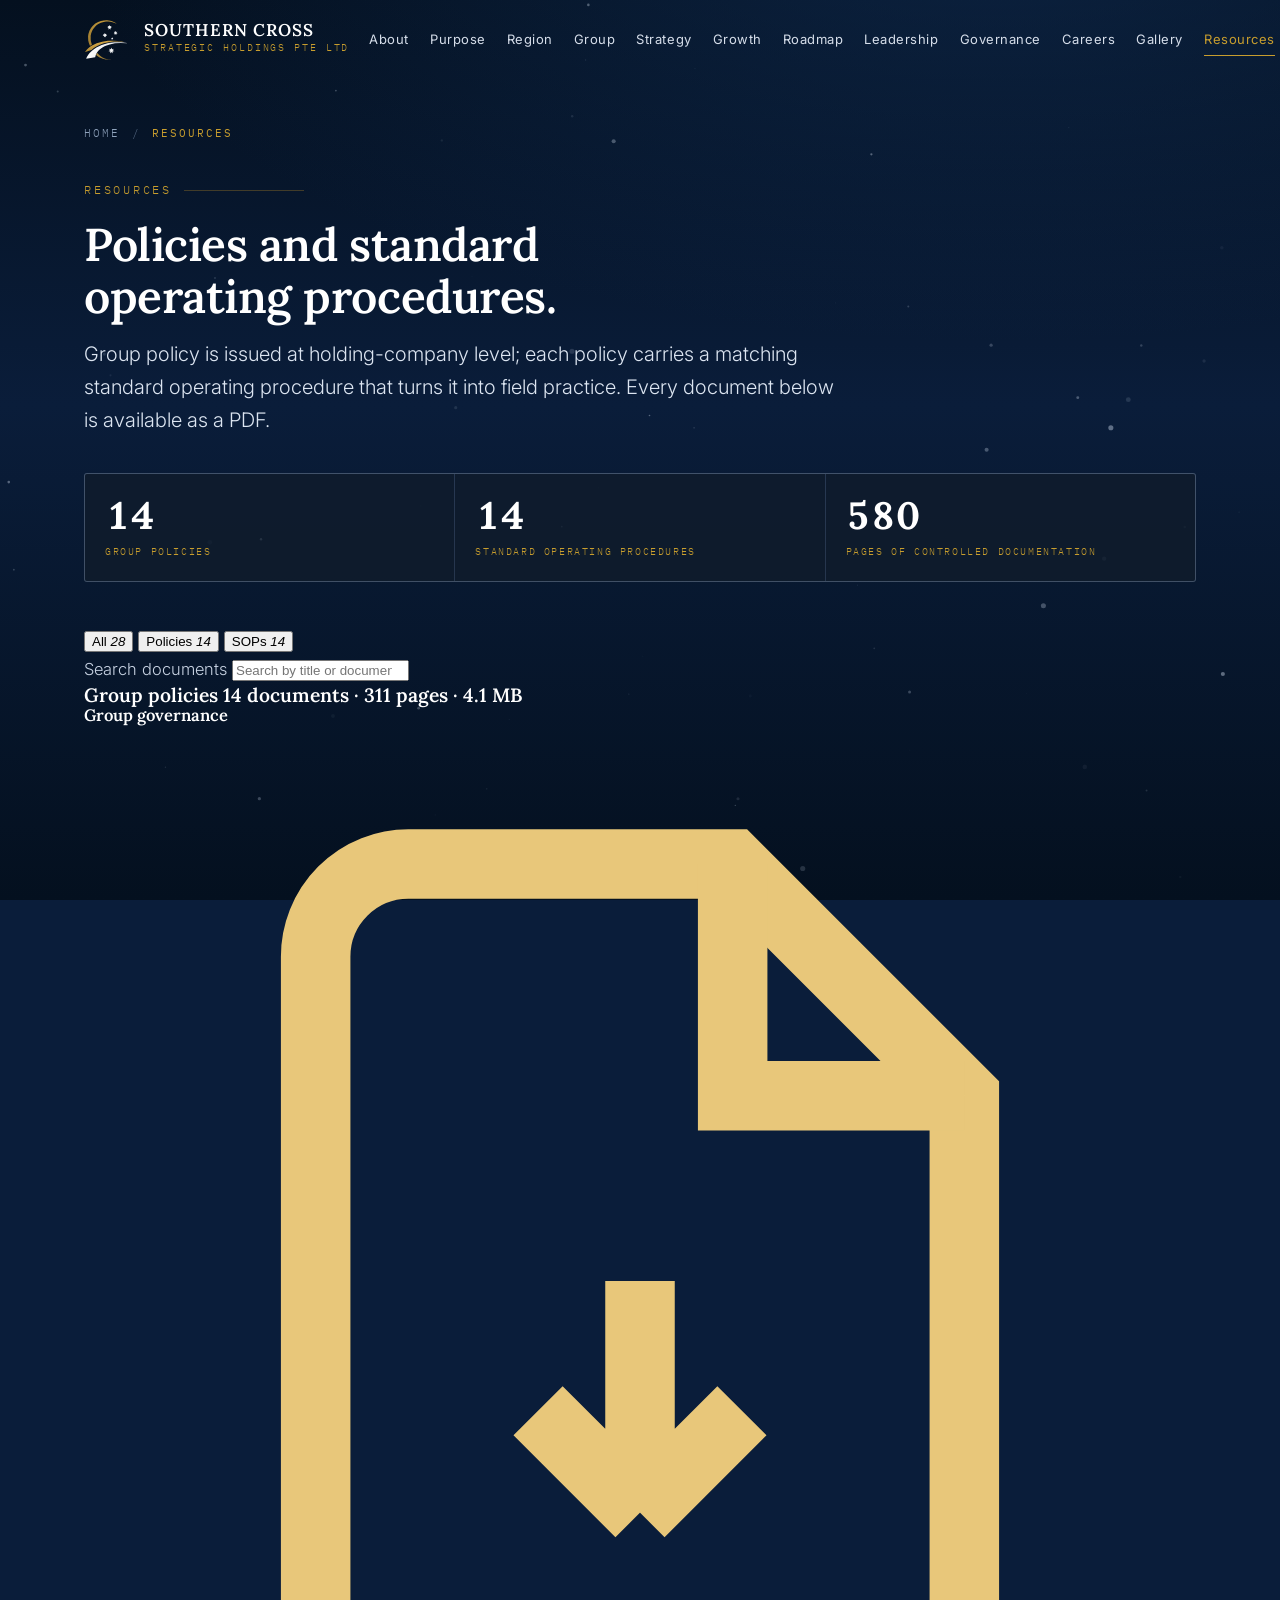
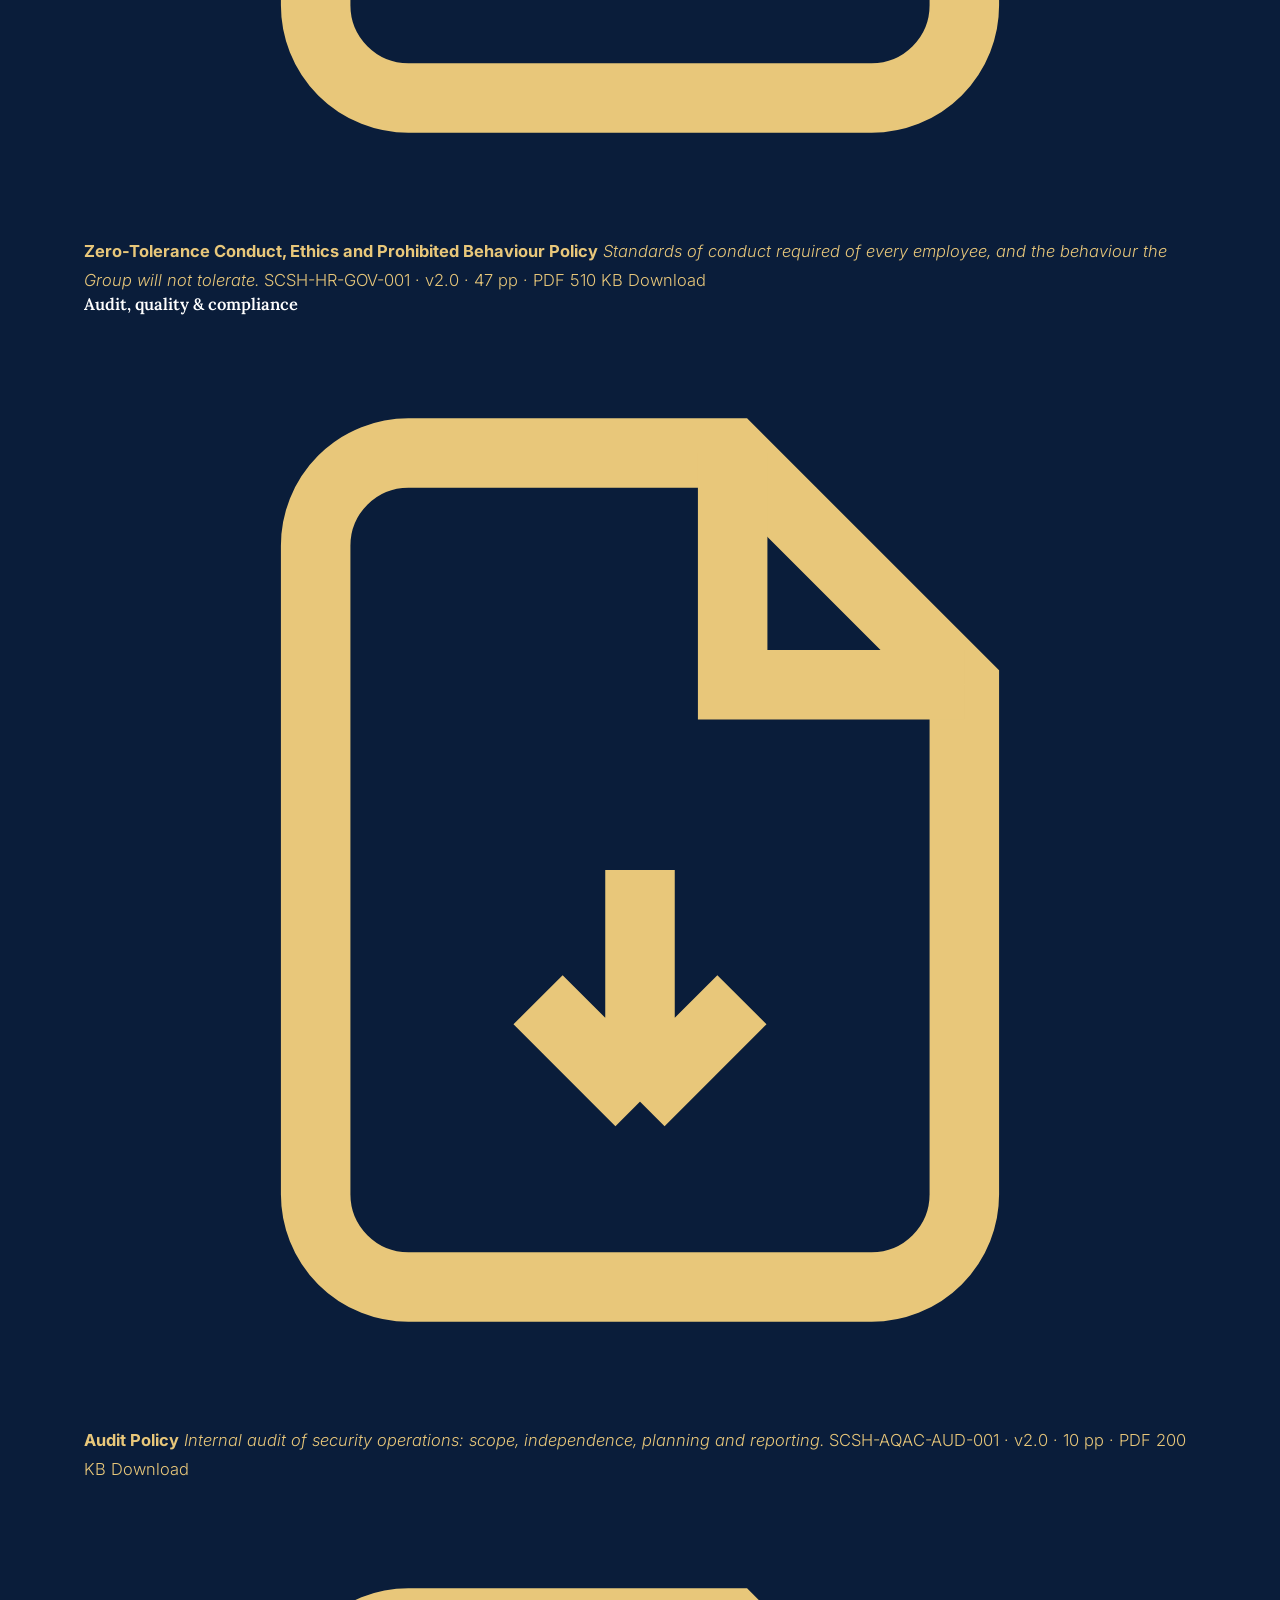
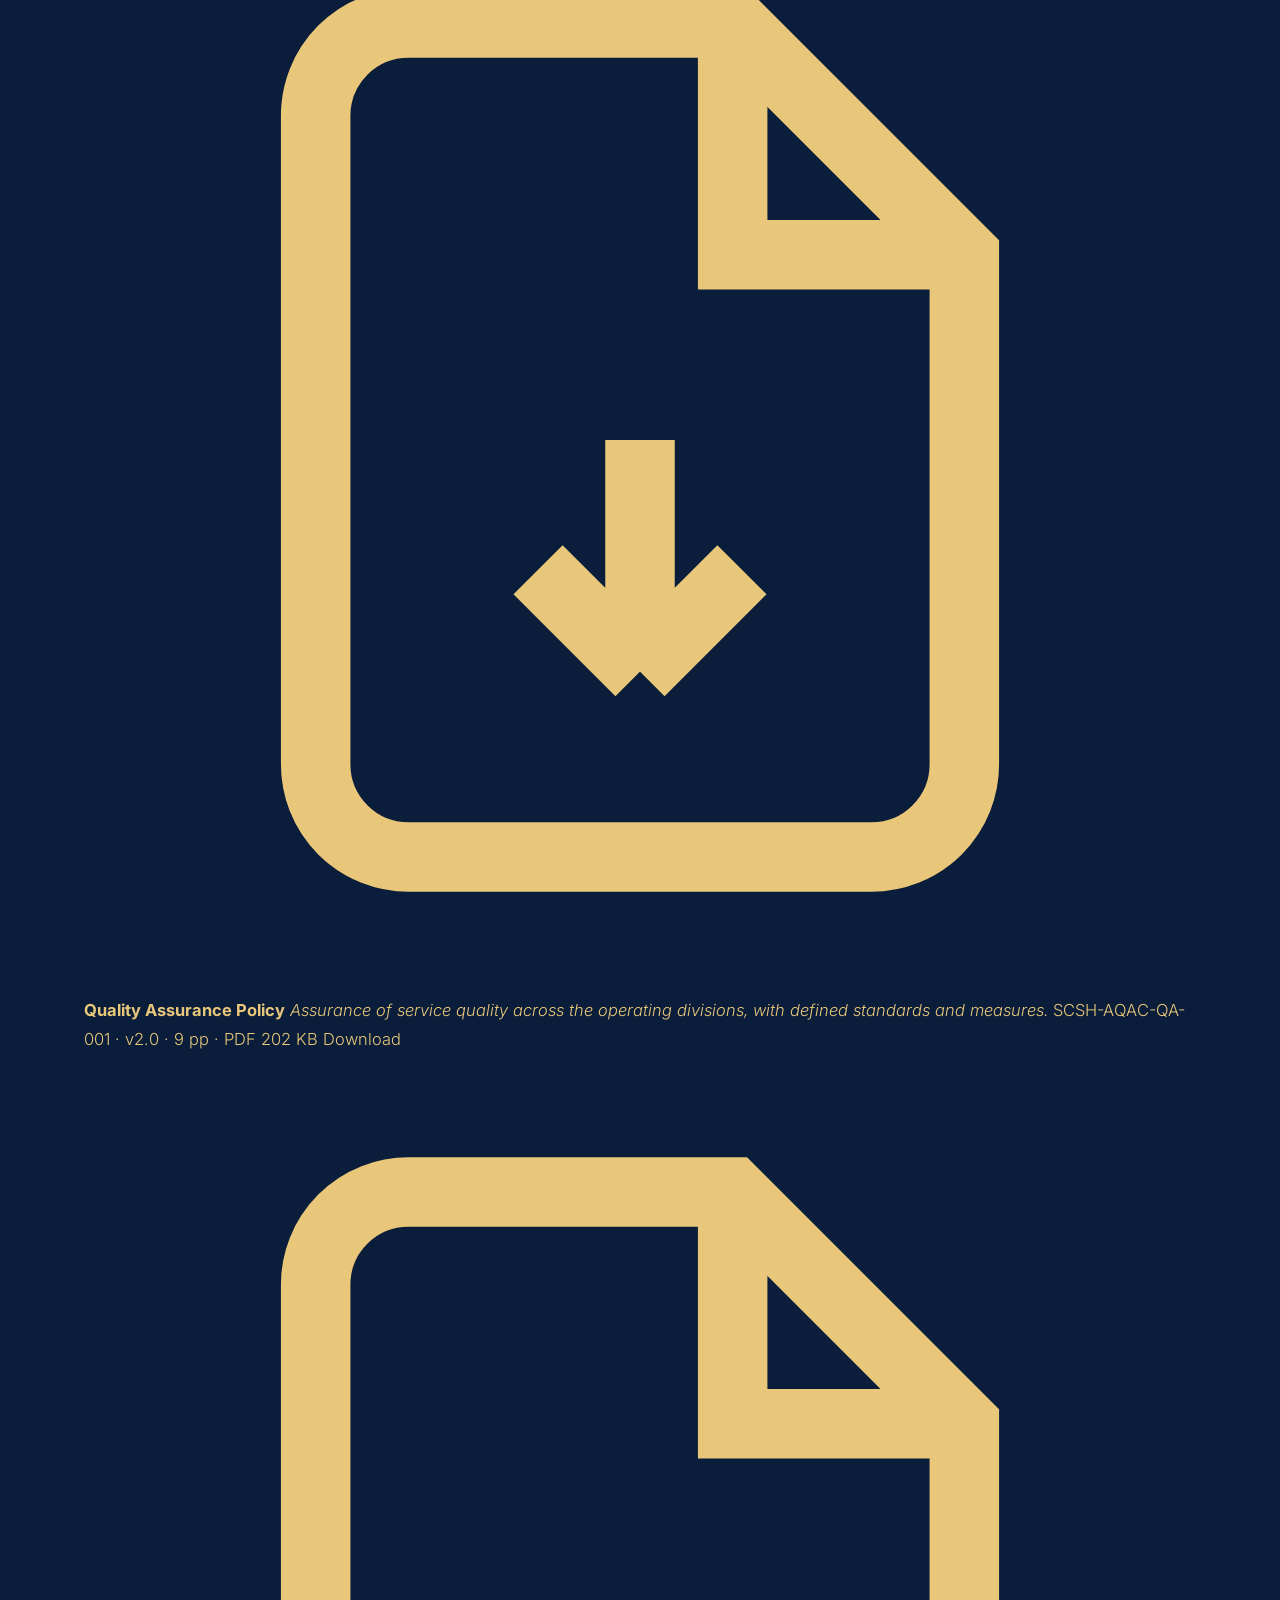
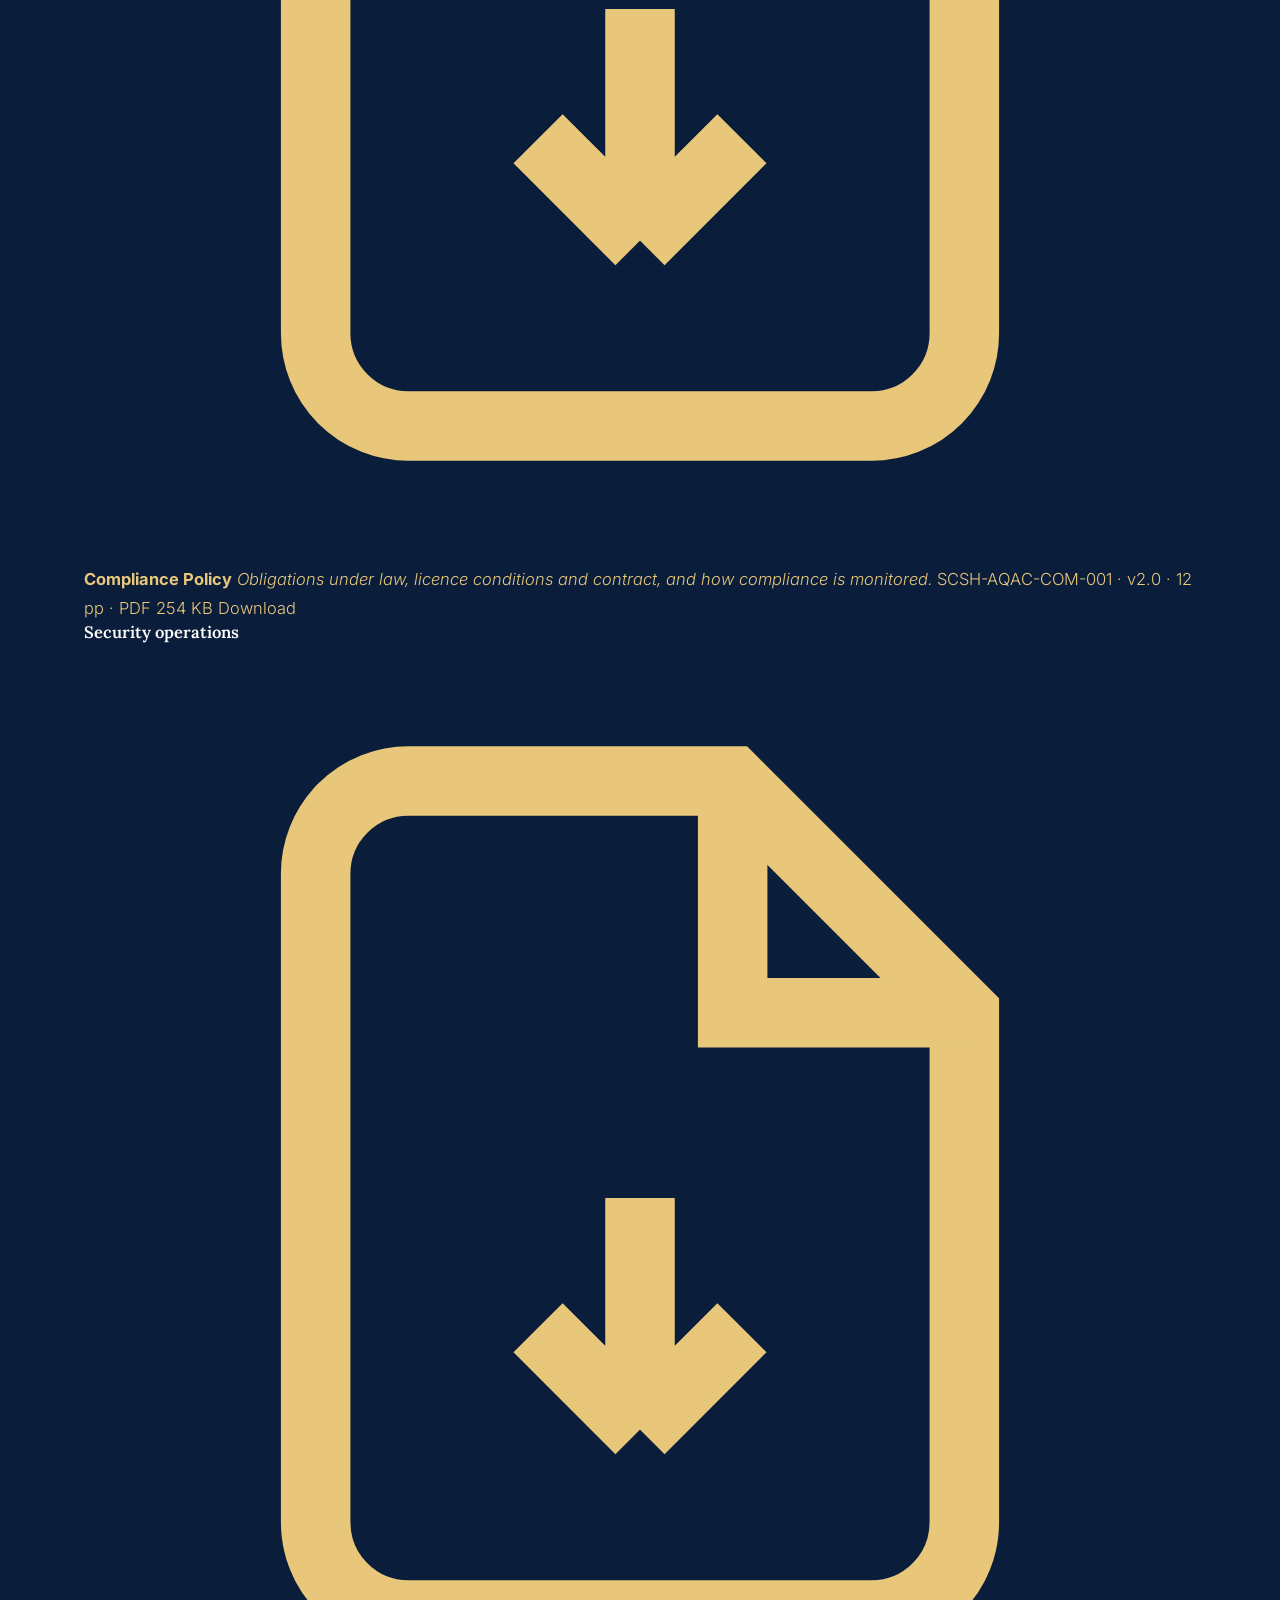
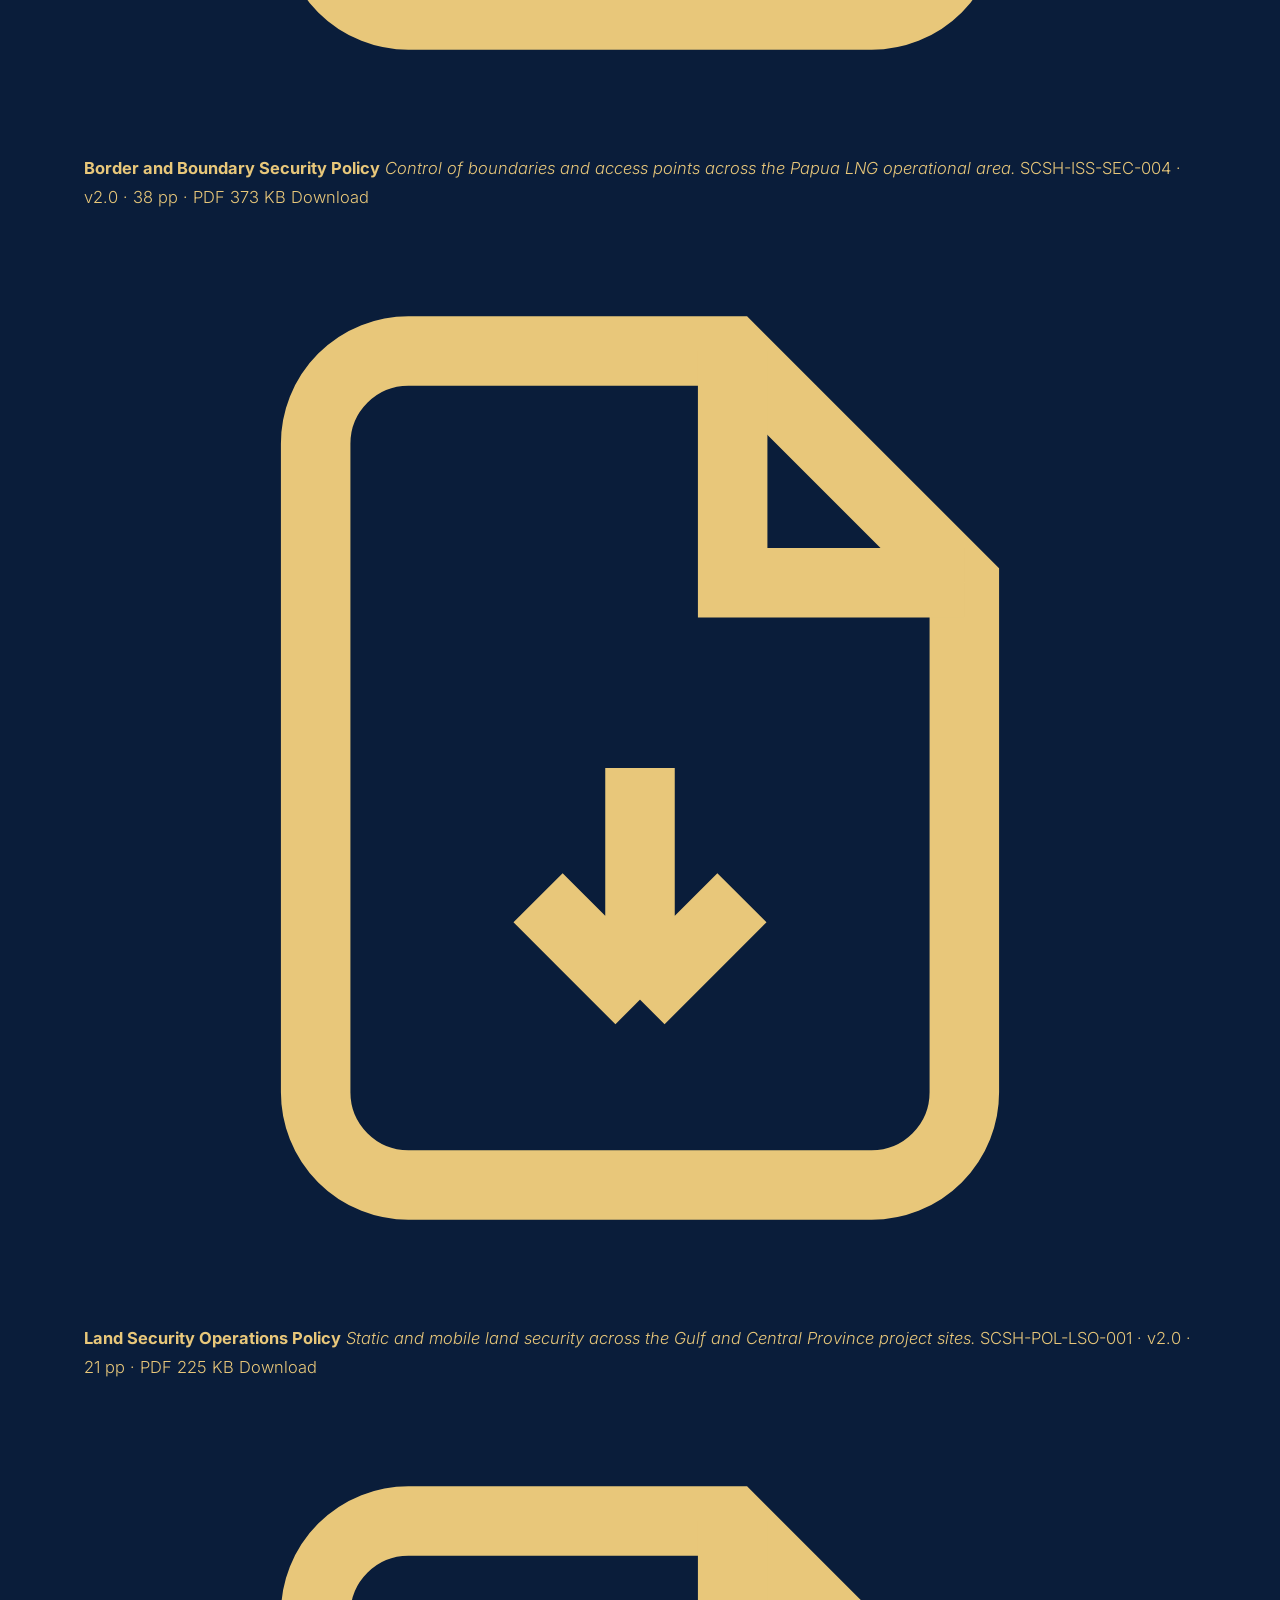
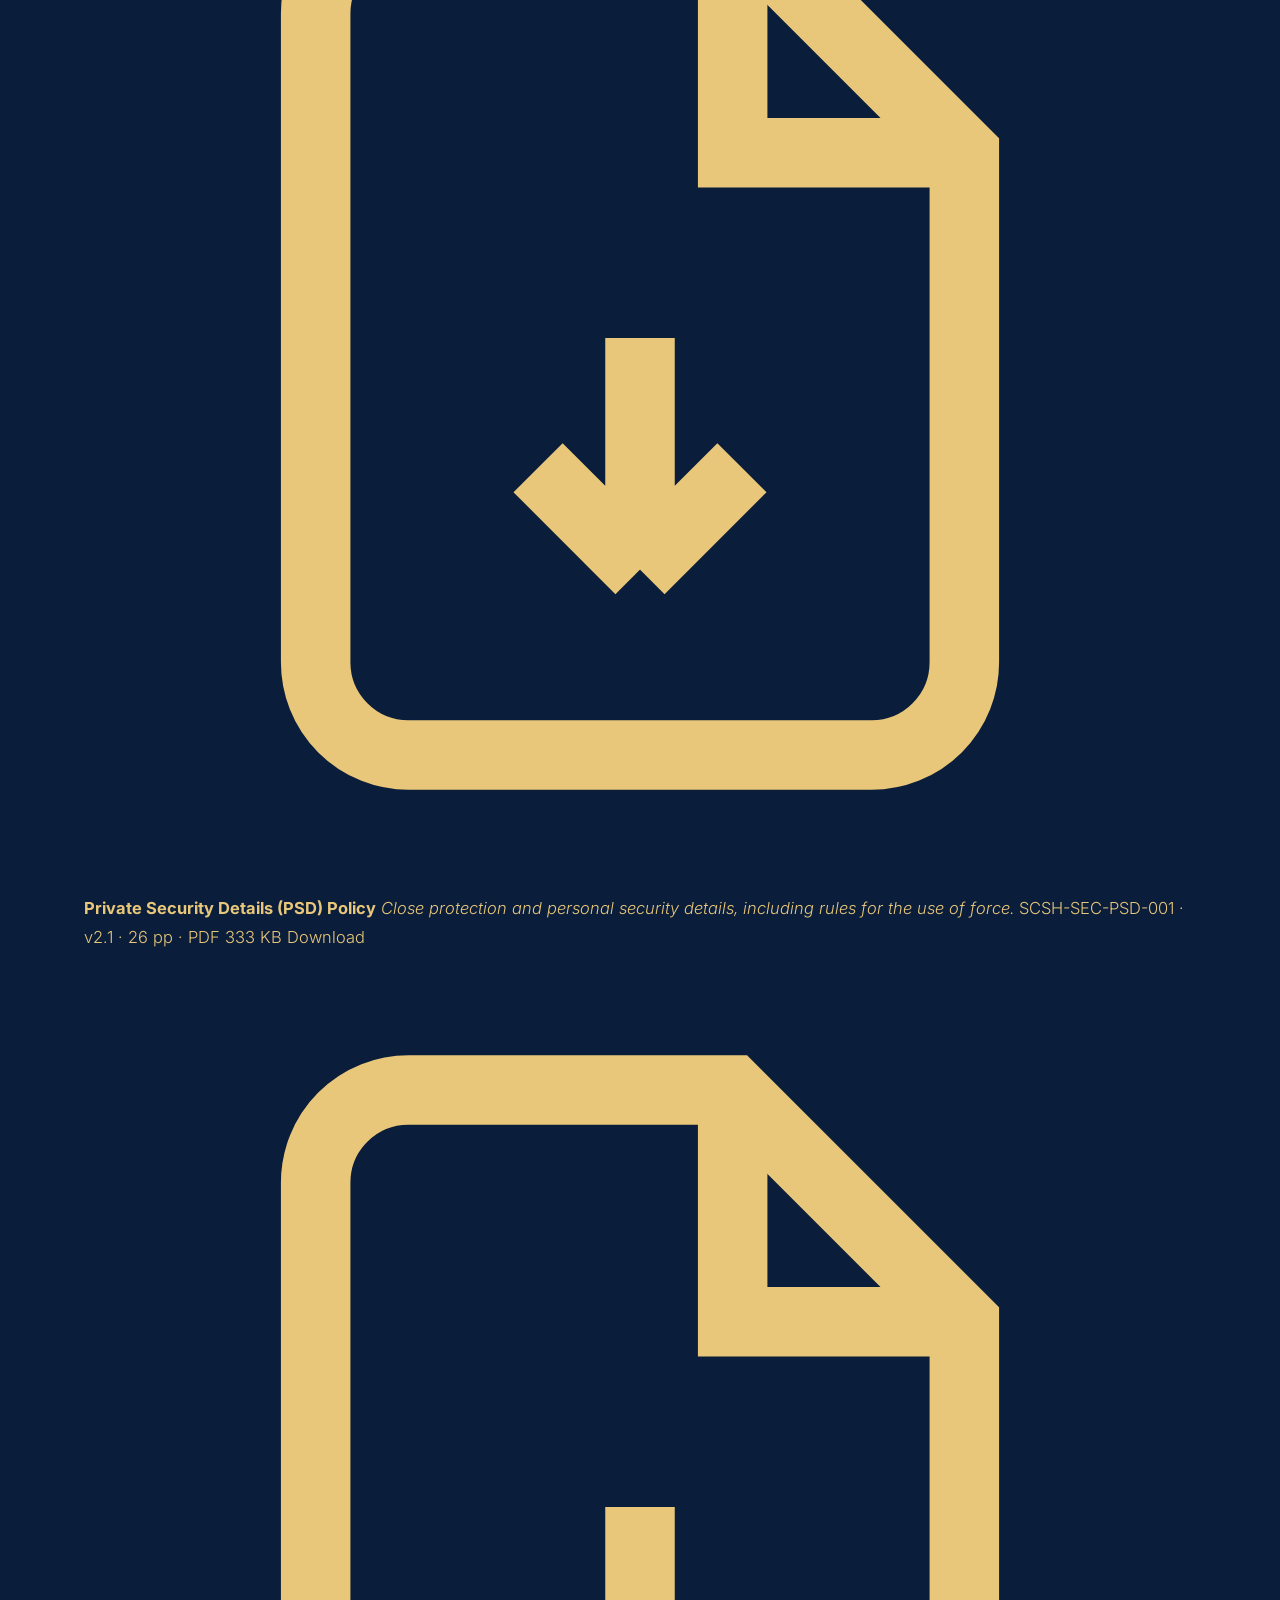
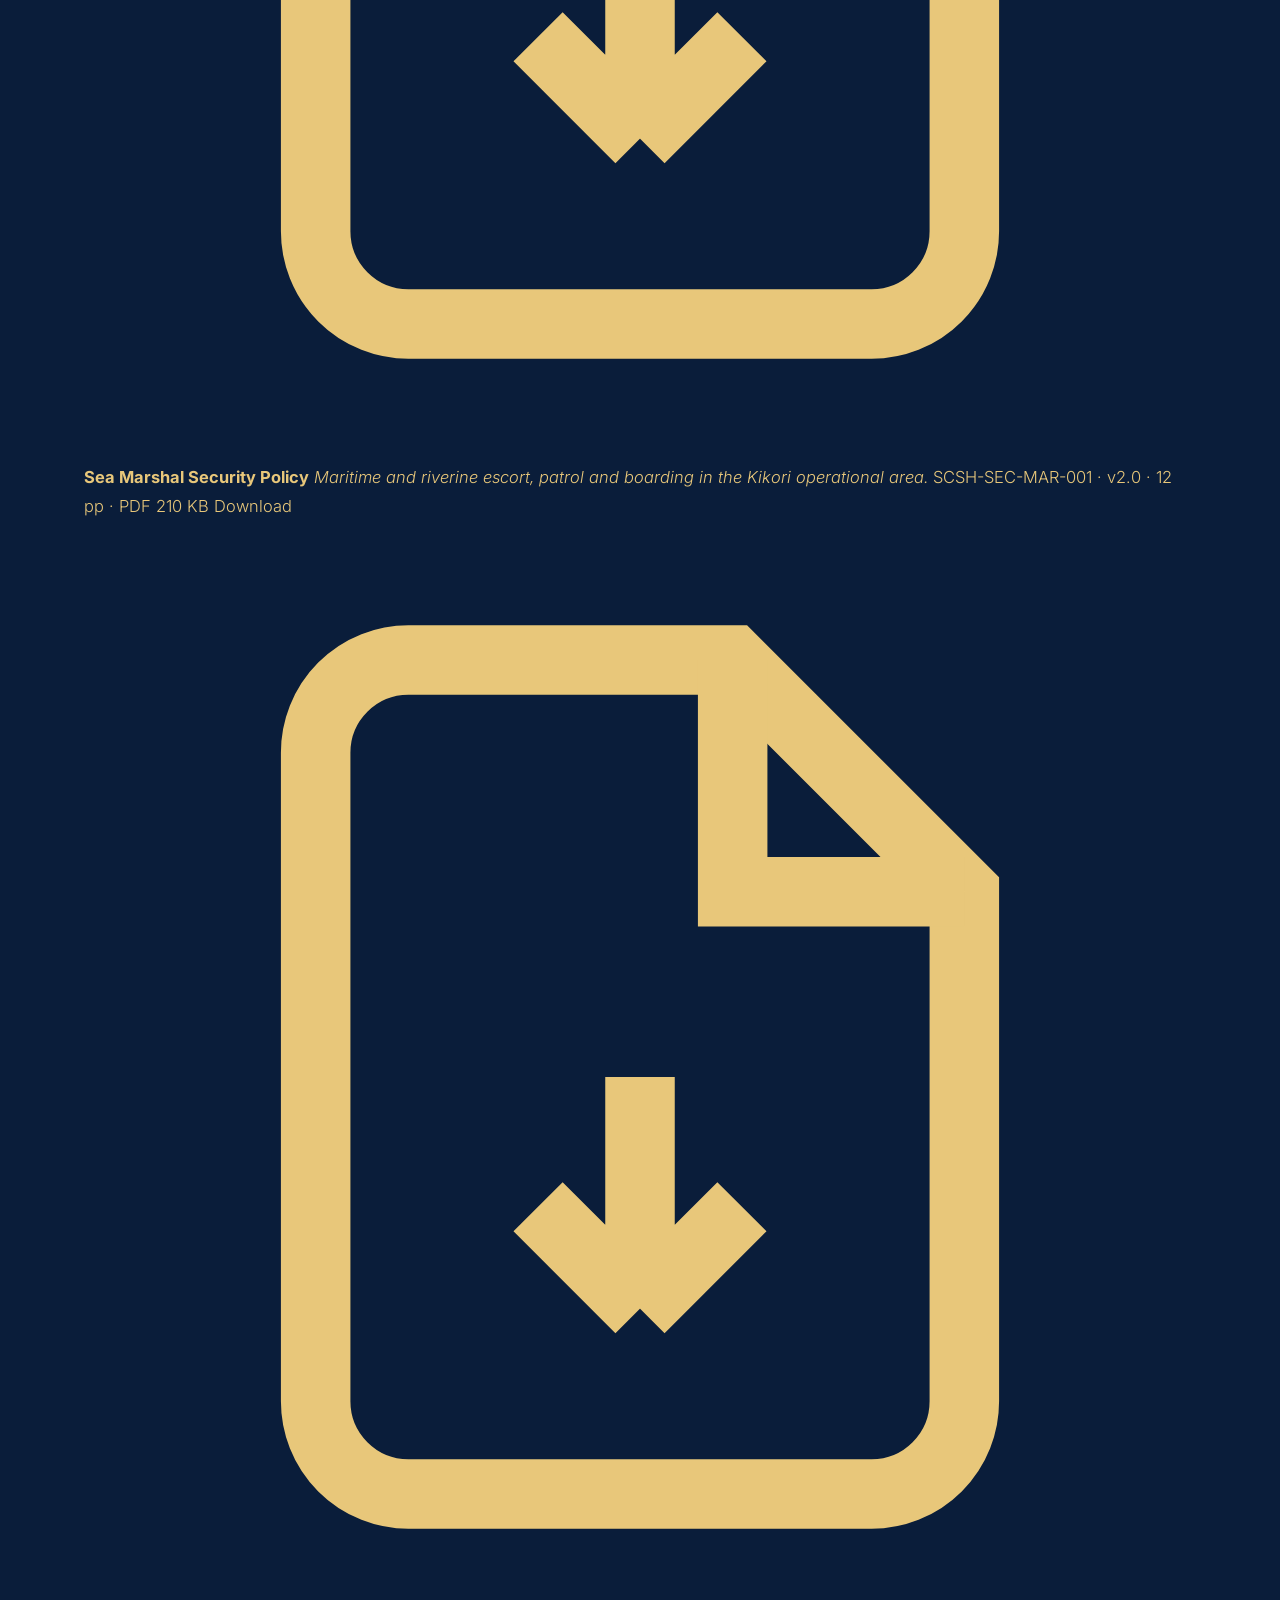
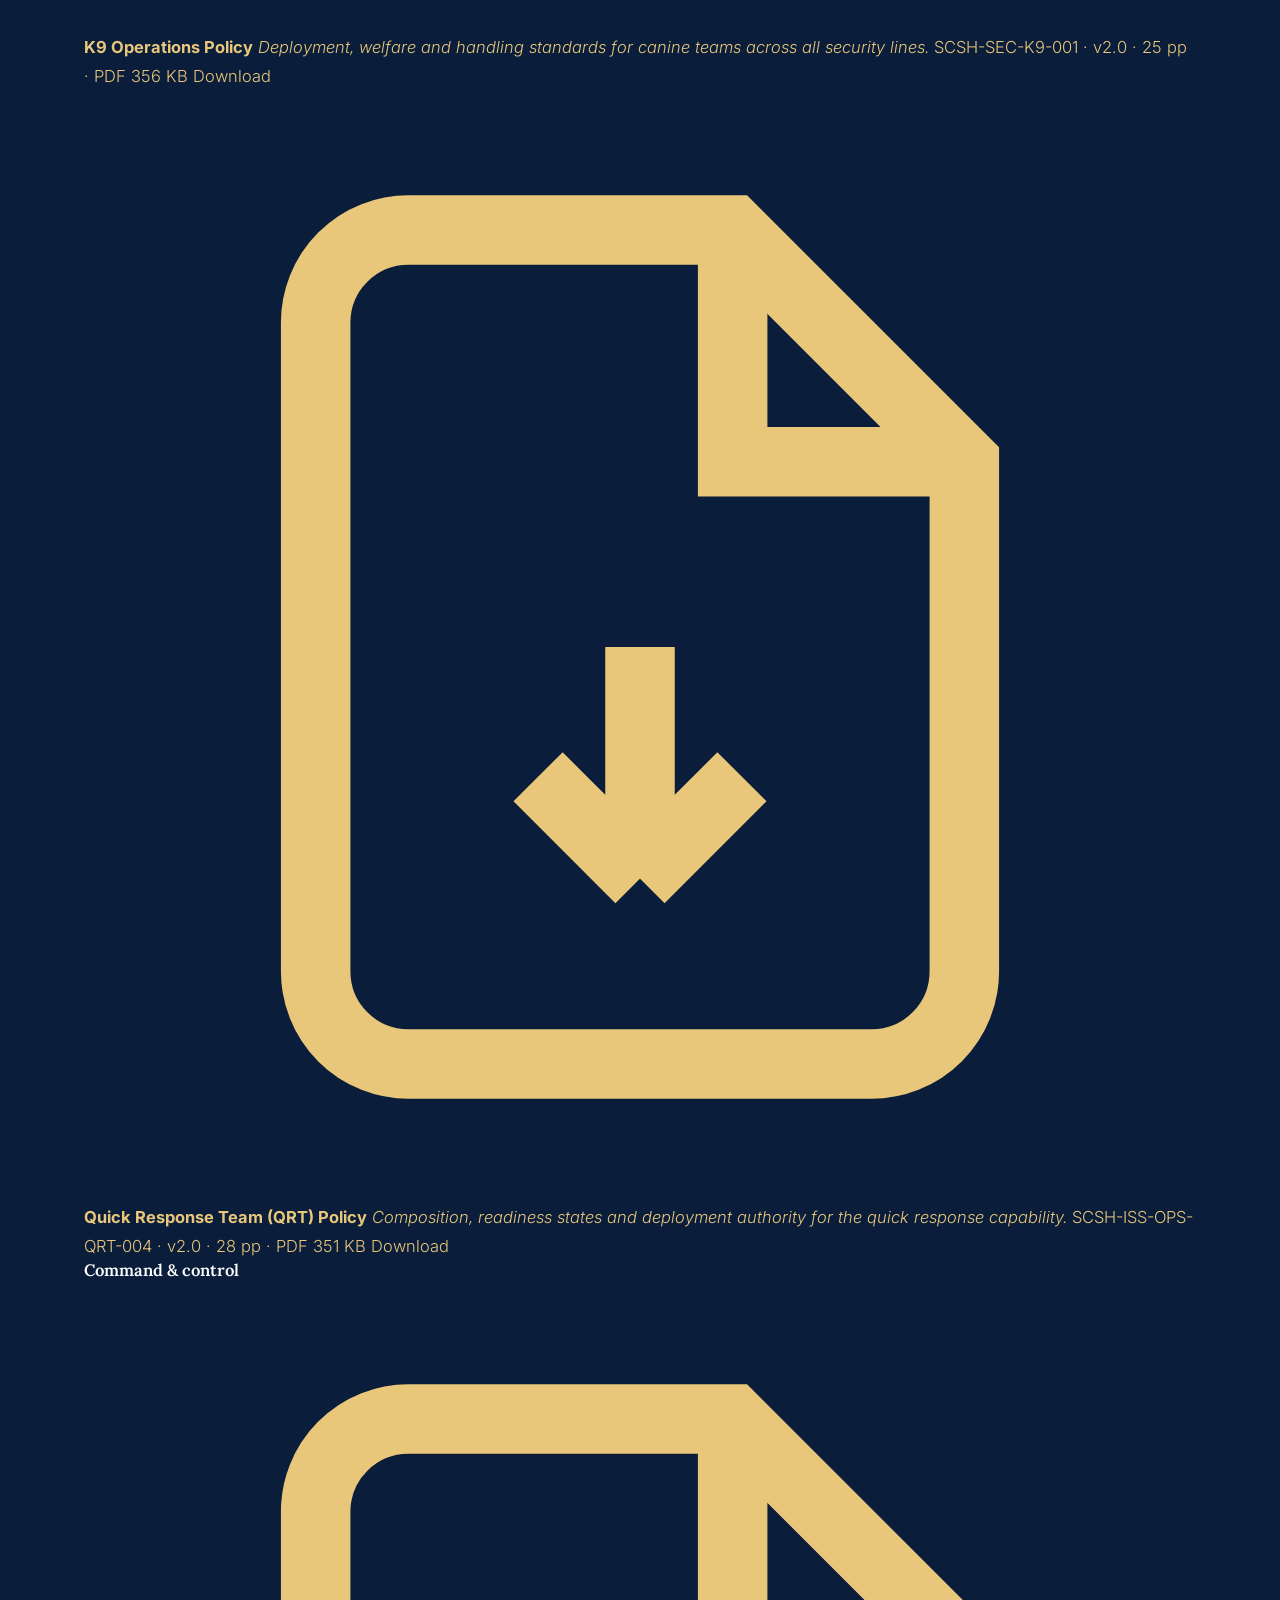
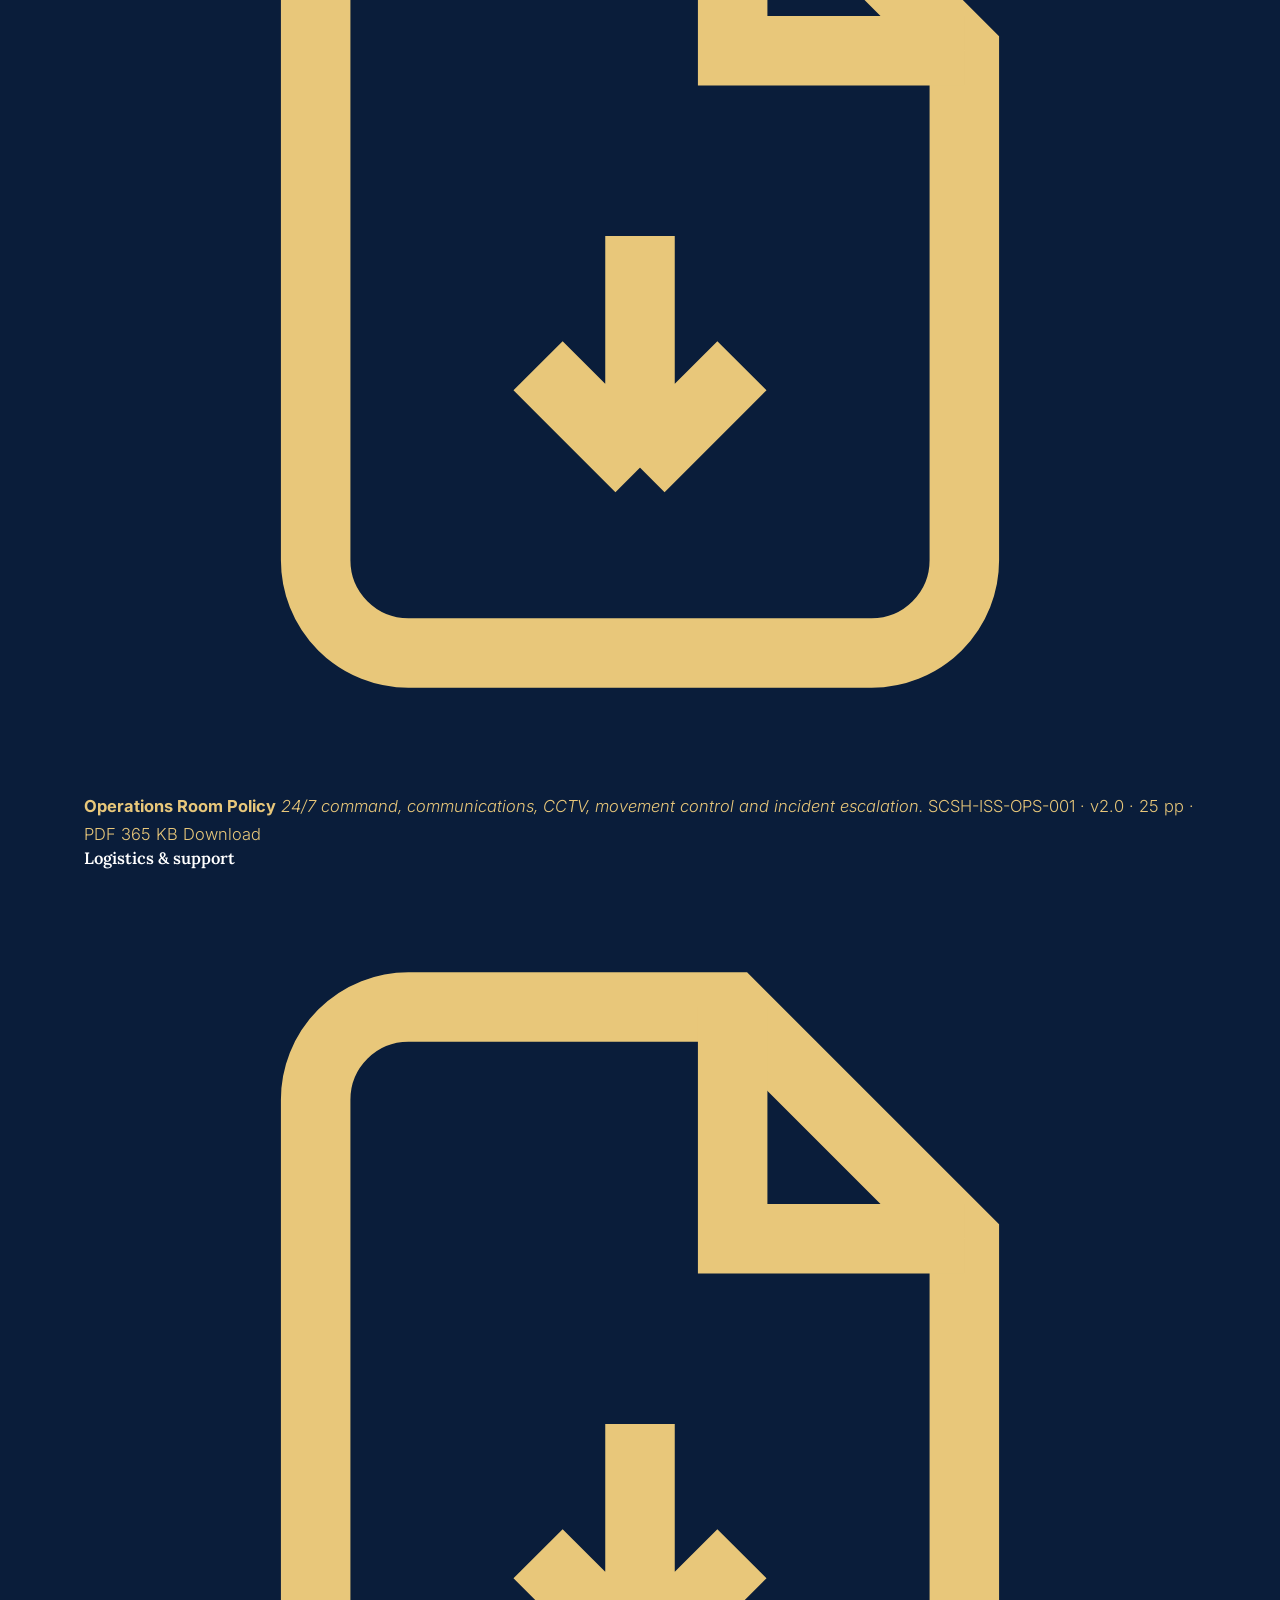
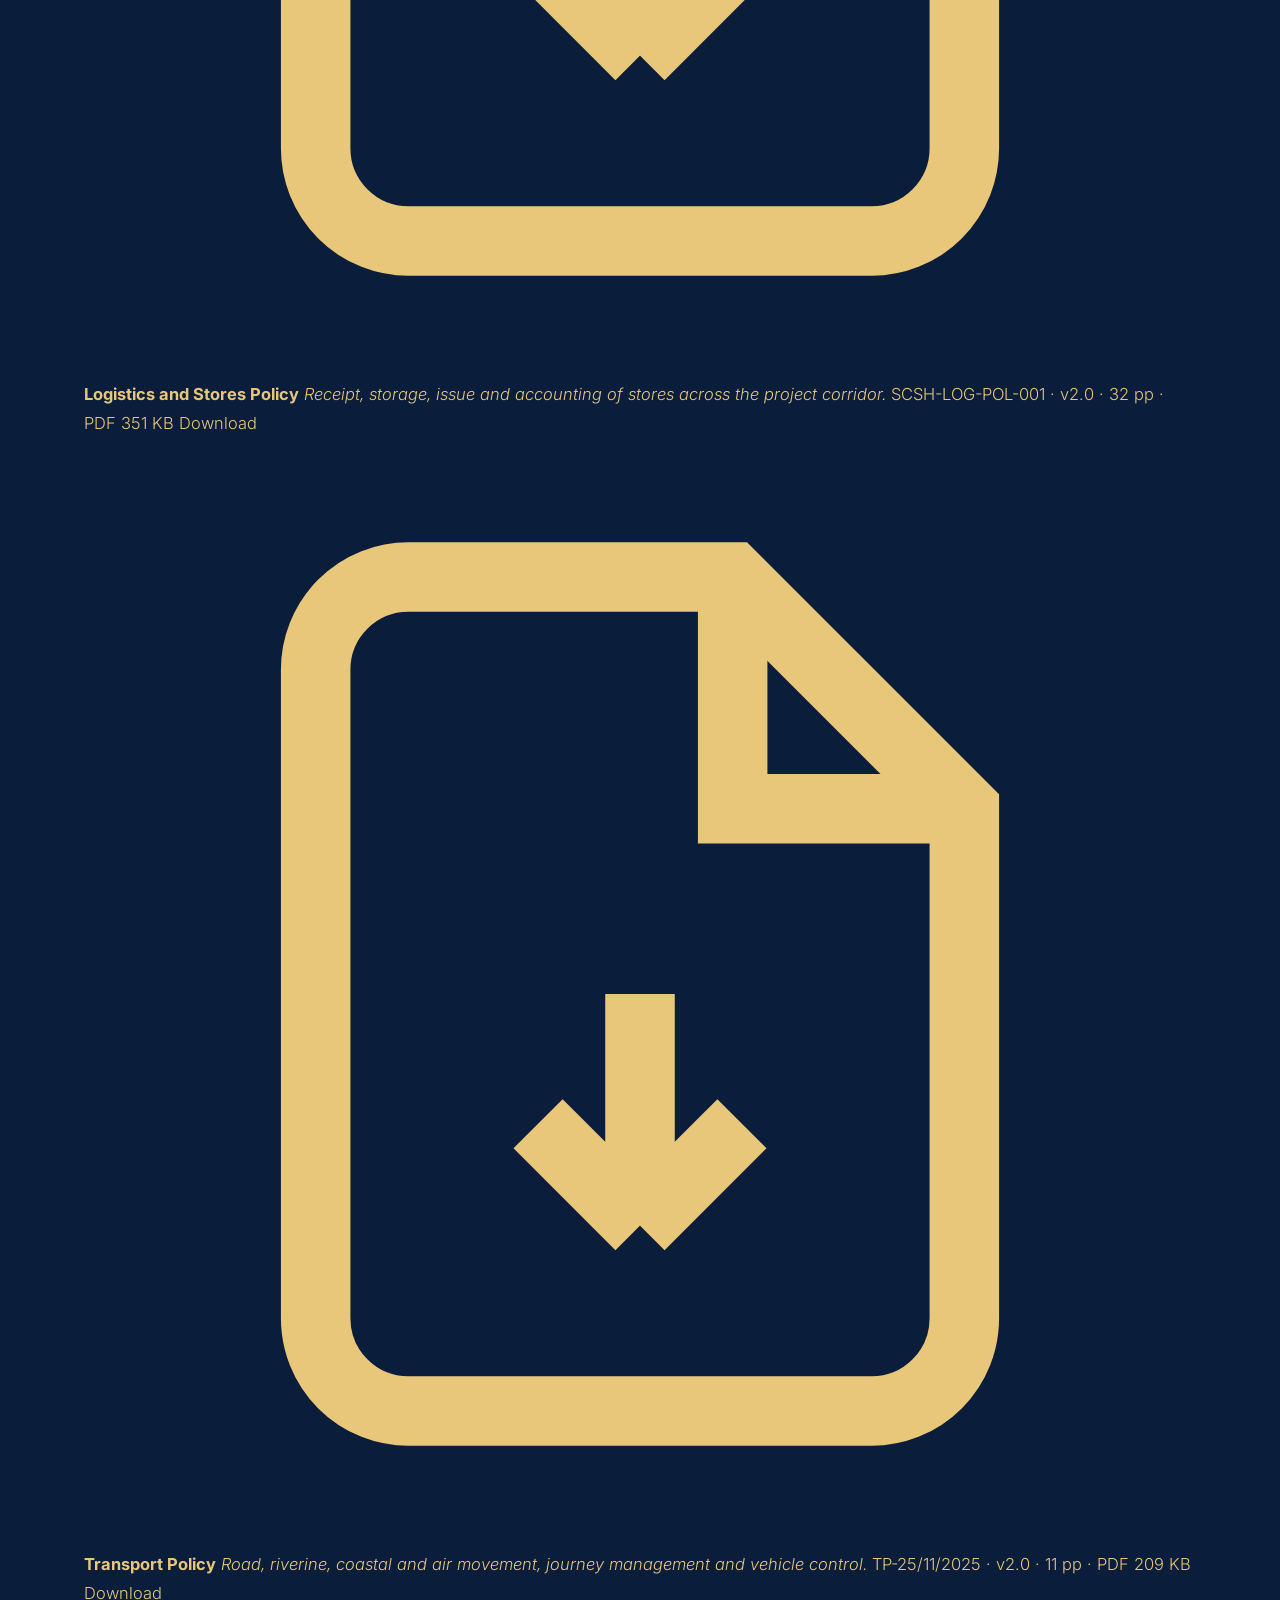
<file: resources.html>
<!DOCTYPE html>
<html lang="en">
<head>
<meta charset="utf-8">
<meta name="viewport" content="width=device-width, initial-scale=1">
<title>Resources: policies and SOPs &mdash; Southern Cross Strategic Holdings Pte Limited</title>
<meta name="description" content="Download the Group policies and standard operating procedures of Southern Cross Strategic Holdings Pte Limited.">
<link rel="icon" href="data:image/svg+xml,%3Csvg xmlns='http://www.w3.org/2000/svg' viewBox='0 0 32 32'%3E%3Crect width='32' height='32' fill='%23041529'/%3E%3Cpath d='M16 5l2.1 6.4H24l-4.8 3.9 1.9 6.3L16 17.8l-5.1 3.8 1.9-6.3L8 11.4h5.9z' fill='%23D9A227'/%3E%3C/svg%3E">
<link rel="preconnect" href="https://fonts.googleapis.com">
<link rel="preconnect" href="https://fonts.gstatic.com" crossorigin>
<link href="https://fonts.googleapis.com/css2?family=Lora:wght@400;500;600;700&family=Inter:wght@300;400;500;600&family=IBM+Plex+Mono:wght@400;500&display=swap" rel="stylesheet">
<link rel="stylesheet" href="assets/css/site.css">

</head>
<body class="subpage">
<canvas id="deep" aria-hidden="true"></canvas>
<!-- Artwork note: every illustration here is drawn in SVG, so nothing is licensed
     from a stock library. To use real photographs, see the .plate rule in the
     stylesheet: swap the inline <svg> for <img src="images/photo.jpg" alt="">. -->

<svg width="0" height="0" style="position:absolute" aria-hidden="true">
  <symbol id="ic-eng" viewBox="0 0 24 24"><path d="M3 21h18M5 21V8l5-3v16M14 21V11h5v10M7.5 10.5h0M7.5 13.5h0M7.5 16.5h0M16.5 14h0M16.5 17h0"/></symbol>
  <symbol id="ic-sec" viewBox="0 0 24 24"><path d="M12 2.6 4.5 5.6v6.1c0 4.6 3.1 8.2 7.5 9.7 4.4-1.5 7.5-5.1 7.5-9.7V5.6Z"/><path d="M8.2 10.2 12 13.4l3.8-3.2M8.2 14.1 12 17.3l3.8-3.2"/></symbol>
  <symbol id="ic-log" viewBox="0 0 24 24"><circle cx="12" cy="12" r="9.2"/><path d="M2.8 12h18.4M12 2.8c2.5 2.6 3.8 5.9 3.8 9.2s-1.3 6.6-3.8 9.2c-2.5-2.6-3.8-5.9-3.8-9.2S9.5 5.4 12 2.8Z"/></symbol>
  <symbol id="ic-corp" viewBox="0 0 24 24"><path d="M7 3.5h10a1.5 1.5 0 0 1 1.5 1.5v14A1.5 1.5 0 0 1 17 20.5H7A1.5 1.5 0 0 1 5.5 19V5A1.5 1.5 0 0 1 7 3.5Z"/><path d="M9 8h6M9 12h6M9 16h3"/></symbol>
  <symbol id="ic-roots" viewBox="0 0 24 24"><circle cx="12" cy="12" r="9"/><path d="M3 12h18M12 3c2.4 2.6 3.6 5.7 3.6 9S14.4 18.4 12 21c-2.4-2.6-3.6-5.7-3.6-9S9.6 5.6 12 3Z"/></symbol>
  <symbol id="ic-trust" viewBox="0 0 24 24"><path d="M12 2.8 4.8 5.7v5.9c0 4.4 3 7.9 7.2 9.3 4.2-1.4 7.2-4.9 7.2-9.3V5.7Z"/><path d="m8.6 12 2.4 2.4 4.4-4.6"/></symbol>
  <symbol id="ic-people" viewBox="0 0 24 24"><circle cx="9" cy="8.5" r="3"/><circle cx="17" cy="9.5" r="2.3"/><path d="M3.2 19c.5-3.1 3-5.2 5.8-5.2s5.3 2.1 5.8 5.2M16 14.2c2.2.2 4 2 4.4 4.4"/></symbol>
  <symbol id="ic-md" viewBox="0 0 24 24"><circle cx="12" cy="8" r="3.6"/><path d="M4.6 20c.6-3.8 3.7-6.2 7.4-6.2s6.8 2.4 7.4 6.2"/></symbol>
  <symbol id="ic-ops" viewBox="0 0 24 24"><circle cx="12" cy="12" r="8.8"/><path d="m15.6 8.4-2 5.2-5.2 2 2-5.2Z"/></symbol>
  <symbol id="ic-med" viewBox="0 0 24 24"><path d="M12 3.2 4.8 6v6c0 4.4 3 7.9 7.2 9.2 4.2-1.3 7.2-4.8 7.2-9.2V6Z"/><path d="M12 8.6v6M9 11.6h6"/></symbol>
</svg>
<header id="hdr">
  <div class="wrap bar">
    <a class="brand" href="index.html" aria-label="Southern Cross Strategic Holdings, home">
      <svg class="logo-anim" viewBox="0 0 262 245" aria-hidden="true">
  <g class="lgo-orbit" fill="none" stroke-linecap="round">
    <circle class="lgo-ring lgo-ring-1" cx="131" cy="122" r="119"
            stroke="#C79D2E" stroke-opacity=".45" stroke-width="2"
            stroke-dasharray="54 26 12 26"/>
    <circle class="lgo-ring lgo-ring-2" cx="131" cy="122" r="104"
            stroke="#E8C77A" stroke-opacity=".28" stroke-width="1.2"
            stroke-dasharray="6 22"/>
    <path id="hdtrk" d="M131 3a119 119 0 1 1 0 238a119 119 0 1 1 0-238"
          fill="none" stroke="none"/>
    <circle class="lgo-comet" r="3.4" fill="#F4E3B4">
      <animateMotion dur="7s" repeatCount="indefinite" rotate="auto">
        <mpath href="#hdtrk"/>
      </animateMotion>
    </circle>
  </g>
  <defs>
    <linearGradient id="hdg0" gradientUnits="userSpaceOnUse" x1="126.0" y1="207.4" x2="82.2" y2="228.6"><stop offset="0" stop-color="#866C36"/><stop offset="0.5" stop-color="#9D7C35"/><stop offset="1" stop-color="#AD8938"/></linearGradient>
    <linearGradient id="hdg1" gradientUnits="userSpaceOnUse" x1="88.3" y1="169.9" x2="81.6" y2="142.8"><stop offset="0" stop-color="#B28B35"/><stop offset="0.5" stop-color="#C1973D"/><stop offset="1" stop-color="#D3A645"/></linearGradient>
    <linearGradient id="hdg2" gradientUnits="userSpaceOnUse" x1="11.4" y1="124.4" x2="131.8" y2="-1.2"><stop offset="0" stop-color="#A37F31"/><stop offset="0.5" stop-color="#B18C37"/><stop offset="1" stop-color="#C4983A"/></linearGradient>
    <linearGradient id="hdg3" gradientUnits="userSpaceOnUse" x1="166.9" y1="182.2" x2="146.1" y2="189.1"><stop offset="0" stop-color="#E8EAED"/><stop offset="0.5" stop-color="#F4F5F6"/><stop offset="1" stop-color="#E4E5E8"/></linearGradient>
    <linearGradient id="hdg4" gradientUnits="userSpaceOnUse" x1="137.7" y1="223.3" x2="61.0" y2="166.4"><stop offset="0" stop-color="#E9EBED"/><stop offset="0.5" stop-color="#F0F1F2"/><stop offset="1" stop-color="#FAFAFA"/></linearGradient>
    <linearGradient id="hdg5" gradientUnits="userSpaceOnUse" x1="163.4" y1="120.9" x2="157.6" y2="113.3"><stop offset="0" stop-color="#CACDD4"/><stop offset="0.5" stop-color="#EAEAEE"/><stop offset="1" stop-color="#D9DADF"/></linearGradient>
    <linearGradient id="hdg6" gradientUnits="userSpaceOnUse" x1="125.5" y1="104.4" x2="112.9" y2="92.6"><stop offset="0" stop-color="#E6E9EB"/><stop offset="0.5" stop-color="#F3F4F5"/><stop offset="1" stop-color="#E2E4E8"/></linearGradient>
    <linearGradient id="hdg7" gradientUnits="userSpaceOnUse" x1="186.3" y1="81.5" x2="173.1" y2="89.2"><stop offset="0" stop-color="#DCE0E4"/><stop offset="0.5" stop-color="#EFF0F3"/><stop offset="1" stop-color="#E8EAED"/></linearGradient>
    <linearGradient id="hdg8" gradientUnits="userSpaceOnUse" x1="140.9" y1="61.2" x2="150.4" y2="45.5"><stop offset="0" stop-color="#DEE2E6"/><stop offset="0.5" stop-color="#F2F3F4"/><stop offset="1" stop-color="#E6E8EB"/></linearGradient>
  </defs>
  
  <path class="lgo-arc lgo-a4" fill="url(#hdg0)" fill-rule="evenodd" d="M 69.62,208.38 L 69.88,210.62 L 72.38,213.00 L 78.50,217.75 L 86.50,223.00 L 96.50,228.00 L 97.25,228.00 L 100.62,229.75 L 106.25,231.88 L 108.00,232.12 L 109.88,233.00 L 111.38,233.12 L 112.50,233.88 L 114.25,234.00 L 116.50,234.88 L 119.00,235.12 L 120.25,235.75 L 122.38,235.88 L 126.12,236.75 L 138.12,238.00 L 152.00,237.50 L 152.00,236.50 L 138.12,235.88 L 135.62,235.12 L 132.50,234.88 L 123.62,232.75 L 122.12,232.00 L 120.38,231.88 L 119.12,231.00 L 112.62,228.75 L 111.75,228.00 L 108.62,226.75 L 103.12,223.75 L 91.62,215.62 L 83.88,208.62 L 75.50,200.12 L 74.00,200.25 L 70.75,207.12 Z"/>
  <path class="lgo-arc lgo-a2" fill="url(#hdg1)" fill-rule="evenodd" d="M 226.62,136.88 L 213.50,134.00 L 191.88,130.88 L 164.12,129.25 L 136.50,130.00 L 104.50,134.88 L 103.50,135.75 L 98.88,136.12 L 72.75,144.00 L 54.75,152.00 L 40.12,160.00 L 27.50,169.12 L 18.00,178.00 L 6.50,192.25 L 6.50,193.62 L 29.62,186.00 L 42.38,183.00 L 56.00,171.25 L 72.50,160.88 L 89.88,152.38 L 112.38,144.12 L 149.50,136.25 L 168.50,134.38 L 197.62,134.38 L 215.62,136.12 L 226.62,137.88 Z"/>
  <path class="lgo-arc lgo-a1" fill="url(#hdg2)" fill-rule="evenodd" d="M 186.75,32.38 L 176.25,25.88 L 163.12,20.00 L 149.75,15.88 L 130.25,13.12 L 112.38,13.88 L 96.62,17.00 L 80.62,22.88 L 64.25,32.00 L 48.88,45.88 L 40.00,56.38 L 31.00,72.50 L 25.00,90.62 L 23.00,104.38 L 24.00,128.38 L 27.12,141.00 L 33.50,158.00 L 35.25,158.50 L 45.12,152.50 L 40.00,135.25 L 38.12,123.50 L 38.12,101.62 L 40.62,88.75 L 46.00,74.62 L 51.38,64.50 L 64.12,48.25 L 72.62,40.38 L 83.88,33.25 L 96.75,27.00 L 112.25,22.12 L 125.38,20.25 L 139.75,20.00 L 151.75,21.12 L 167.38,25.00 L 186.75,33.38 Z"/>
  <path class="lgo-star lgo-s1" fill="url(#hdg3)" fill-rule="evenodd" d="M 169.25,175.62 L 168.25,175.62 L 167.50,176.12 L 165.50,176.50 L 161.25,178.00 L 159.88,178.00 L 159.25,177.12 L 158.25,173.75 L 157.25,171.38 L 156.88,169.75 L 155.75,169.62 L 155.25,170.50 L 155.00,172.00 L 153.25,175.62 L 152.88,177.00 L 152.12,177.88 L 151.00,177.88 L 150.25,177.38 L 148.62,177.12 L 144.88,175.88 L 143.50,175.88 L 143.50,176.88 L 147.50,182.38 L 147.62,183.62 L 145.25,185.62 L 140.62,188.50 L 140.75,189.75 L 142.88,189.75 L 145.50,190.25 L 148.88,190.38 L 149.50,190.75 L 149.62,192.62 L 149.25,196.38 L 148.50,199.62 L 148.50,200.62 L 149.50,200.62 L 152.25,197.75 L 155.62,194.75 L 157.00,194.88 L 161.12,198.50 L 162.88,200.38 L 163.88,200.38 L 163.50,196.25 L 162.62,192.25 L 162.62,191.12 L 163.38,190.50 L 167.75,190.12 L 169.25,189.62 L 172.12,189.50 L 172.12,188.38 L 170.75,187.75 L 164.88,183.75 L 165.00,182.38 L 168.00,177.88 L 169.25,176.62 Z"/>
  <path class="lgo-arc lgo-a3" fill="url(#hdg4)" fill-rule="evenodd" d="M 244.38,143.12 L 223.50,139.38 L 211.12,138.25 L 172.75,138.62 L 149.62,141.38 L 133.88,144.50 L 100.62,154.50 L 70.62,168.38 L 56.50,177.50 L 45.50,186.25 L 31.88,199.88 L 25.25,208.50 L 16.25,222.88 L 12.38,232.62 L 63.50,223.25 L 67.12,210.62 L 70.25,203.62 L 76.12,194.25 L 83.00,185.75 L 91.00,178.00 L 102.75,169.12 L 117.00,161.25 L 128.62,156.25 L 146.88,150.38 L 176.38,144.50 L 208.25,142.38 L 244.38,144.12 Z"/>
  <path class="lgo-star lgo-s5" fill="url(#hdg5)" fill-rule="evenodd" d="M 159.88,110.25 L 159.62,110.62 L 159.50,112.25 L 159.25,112.75 L 158.88,113.12 L 158.50,113.38 L 155.38,113.38 L 155.38,114.50 L 156.62,115.62 L 156.75,115.88 L 156.75,116.88 L 156.25,117.50 L 155.75,117.75 L 155.12,118.25 L 155.25,119.38 L 155.50,119.50 L 157.00,119.50 L 157.38,119.62 L 158.00,120.25 L 158.00,121.38 L 157.50,122.38 L 157.50,123.38 L 158.62,123.38 L 158.88,123.12 L 159.12,122.62 L 159.88,121.75 L 161.00,121.75 L 161.88,122.75 L 162.12,123.25 L 162.50,123.50 L 163.50,123.50 L 163.50,122.38 L 163.00,121.38 L 163.00,120.25 L 163.12,120.00 L 163.38,119.75 L 164.12,119.38 L 166.25,119.38 L 166.12,118.12 L 166.00,118.12 L 164.88,117.38 L 164.50,117.00 L 164.50,115.88 L 165.75,114.62 L 165.88,114.38 L 165.88,113.38 L 164.88,113.38 L 164.50,113.62 L 163.00,113.62 L 162.50,113.38 L 161.75,112.62 L 161.38,111.88 L 161.12,111.00 L 161.12,110.50 L 160.88,110.25 Z"/>
  <path class="lgo-star lgo-s3" fill="url(#hdg6)" fill-rule="evenodd" d="M 108.88,90.75 L 108.88,91.88 L 110.00,93.00 L 111.25,95.00 L 112.12,95.88 L 112.12,97.00 L 109.38,99.50 L 107.12,101.00 L 107.12,102.00 L 109.62,102.12 L 111.62,102.50 L 113.38,102.50 L 113.88,103.00 L 114.00,105.62 L 113.75,106.38 L 113.75,107.50 L 113.12,109.00 L 113.12,110.00 L 114.12,110.00 L 118.38,105.62 L 119.75,105.75 L 123.88,110.00 L 124.88,110.00 L 124.88,108.50 L 124.50,107.62 L 124.50,106.12 L 124.12,104.62 L 124.12,103.38 L 124.38,102.88 L 125.12,102.38 L 126.38,102.12 L 130.88,101.88 L 130.88,100.88 L 127.62,98.25 L 126.62,97.75 L 125.88,97.00 L 126.00,95.62 L 127.25,94.25 L 128.00,93.00 L 129.25,91.75 L 129.38,90.50 L 128.38,90.50 L 127.62,91.00 L 124.50,91.25 L 123.50,91.75 L 122.12,91.75 L 121.62,91.38 L 121.00,90.25 L 120.75,88.75 L 119.88,87.50 L 119.88,86.62 L 119.50,85.75 L 118.25,85.88 L 118.00,86.50 L 118.00,87.25 L 117.00,88.88 L 116.75,90.12 L 116.00,91.50 L 115.50,92.00 L 114.38,92.00 L 112.25,91.12 L 110.75,91.12 L 109.88,90.75 Z"/>
  <path class="lgo-star lgo-s4" fill="url(#hdg7)" fill-rule="evenodd" d="M 189.25,78.50 L 188.00,78.50 L 186.75,79.00 L 184.62,79.25 L 184.00,79.75 L 182.88,79.75 L 182.00,78.62 L 181.62,76.88 L 181.00,75.88 L 180.75,75.12 L 180.75,74.38 L 180.50,73.88 L 179.25,73.75 L 178.50,76.25 L 177.88,77.25 L 177.75,78.25 L 176.75,79.50 L 175.75,79.50 L 174.38,79.00 L 173.12,79.00 L 172.12,78.50 L 170.75,78.50 L 170.75,79.62 L 172.00,80.88 L 172.88,82.25 L 173.62,83.00 L 173.62,84.25 L 171.00,86.75 L 170.12,87.25 L 169.50,87.88 L 169.50,88.88 L 173.62,89.00 L 174.38,89.25 L 174.75,89.62 L 175.00,90.25 L 174.88,93.62 L 174.62,94.12 L 174.62,95.50 L 175.75,95.50 L 178.00,93.00 L 179.00,92.25 L 180.38,92.38 L 183.38,95.38 L 184.38,95.38 L 184.38,92.38 L 184.12,91.62 L 184.12,89.88 L 184.25,89.62 L 185.00,89.12 L 187.88,89.00 L 190.12,89.12 L 190.50,89.00 L 190.50,88.00 L 189.12,87.00 L 187.38,85.38 L 186.50,84.88 L 186.00,84.25 L 186.00,83.12 L 186.88,82.38 L 187.75,81.12 L 189.25,79.62 Z"/>
  <path class="lgo-star lgo-s2" fill="url(#hdg8)" fill-rule="evenodd" d="M 156.62,45.25 L 155.62,45.25 L 154.25,46.00 L 152.25,46.25 L 150.25,47.00 L 148.88,47.00 L 148.12,46.25 L 148.00,45.38 L 147.38,44.25 L 147.38,43.75 L 147.00,43.12 L 146.12,40.25 L 145.00,40.12 L 144.75,41.25 L 144.12,42.50 L 144.00,43.38 L 143.12,44.88 L 142.75,46.25 L 142.12,46.88 L 140.62,47.00 L 138.38,46.12 L 136.62,45.88 L 136.00,45.38 L 134.88,45.38 L 134.88,46.62 L 135.62,47.25 L 136.12,48.25 L 138.12,50.88 L 138.12,52.12 L 134.12,55.62 L 133.12,56.12 L 133.25,57.25 L 138.25,57.62 L 139.25,57.88 L 139.75,58.25 L 140.00,58.75 L 140.00,59.75 L 139.50,62.00 L 139.50,63.25 L 139.12,64.25 L 139.25,65.62 L 140.25,65.62 L 141.75,64.00 L 143.38,62.75 L 144.88,61.25 L 146.00,61.25 L 149.00,63.88 L 150.38,65.38 L 151.50,65.38 L 151.50,64.25 L 151.12,63.12 L 151.12,58.25 L 151.88,57.62 L 154.62,57.62 L 156.00,57.25 L 158.12,57.12 L 158.00,56.00 L 156.88,55.50 L 152.88,52.00 L 153.00,50.75 L 153.88,49.88 L 155.25,47.88 L 156.50,46.62 Z"/>
</svg>
      <span><b>SOUTHERN CROSS</b><span>Strategic Holdings Pte Ltd</span></span>
    </a>
    <button class="burger" id="burger" aria-label="Open menu" aria-expanded="false"><span></span><span></span><span></span></button>
    <nav id="nav">
      <a class="nav-home" href="index.html">Home</a>
      <a href="about.html">About</a>
      <a href="purpose.html">Purpose</a>
      <a href="region.html">Region</a>
      <a href="group.html">Group</a>
      <a href="strategy.html">Strategy</a>
      <a href="growth.html">Growth</a>
      <a href="roadmap.html">Roadmap</a>
      <a href="leadership.html">Leadership</a>
      <a href="governance.html">Governance</a>
      <a href="careers.html">Careers</a>
      <a href="gallery.html">Gallery</a>
      <a class="active" aria-current="page" href="resources.html">Resources</a>
      <a class="cta" href="contact.html">Contact us</a>
    </nav>
  </div>
</header>


<main>
<div class="pagehead">
  <div class="wrap">
    <div class="crumbs" role="navigation" aria-label="Breadcrumb">
      <a href="index.html">Home</a>
      <span aria-hidden="true">/</span>
      <b aria-current="page">Resources</b>
    </div>
  </div>
</div>
<!-- ================= RESOURCES ================= -->
<section class="sec" id="resources">
  <div class="wrap">
    <p class="eyebrow rv">Resources</p>
    <h2 class="title rv" style="margin-bottom:14px">Policies and standard operating procedures.</h2>
    <p class="lede rv" style="margin-bottom:36px">Group policy is issued at holding-company level;
    each policy carries a matching standard operating procedure that turns it into field practice.
    Every document below is available as a PDF.</p>

    <div class="metrics rv" style="margin-top:0;margin-bottom:44px">
      <div class="metric"><b class="count" data-count="14">0</b><span>Group policies</span></div>
      <div class="metric"><b class="count" data-count="14">0</b><span>Standard operating procedures</span></div>
      <div class="metric"><b class="count" data-count="580">0</b><span>Pages of controlled documentation</span></div>
    </div>

    <div class="docbar rv">
      <div class="chips" role="group" aria-label="Filter documents">
        <button class="chip" data-doc="all" aria-pressed="true">All <i>28</i></button>
        <button class="chip" data-doc="policies" aria-pressed="false">Policies <i>14</i></button>
        <button class="chip" data-doc="sops" aria-pressed="false">SOPs <i>14</i></button>
      </div>
      <label class="docsearch">
        <span class="vh">Search documents</span>
        <input type="search" id="docq" placeholder="Search by title or document code&hellip;"
               autocomplete="off">
      </label>
    </div>

    <div class="docset" data-set="policies">
      <h3 class="docset-h">Group policies <span>14 documents &middot; 311 pages &middot; 4.1 MB</span></h3>
      <div class="docs">
      <div class="dgrp"><h4>Group governance</h4></div>
      <a class="doc rv" href="assets/docs/policies/Zero%20Tolerance%20Conduct%20Ethics%20and%20Prohibited%20Behaviour%20Policy.pdf" download>
        <span class="doc-ic" aria-hidden="true">
          <svg viewBox="0 0 24 24" fill="none" stroke="currentColor" stroke-width="1.5">
            <path d="M14 3H7a2 2 0 0 0-2 2v14a2 2 0 0 0 2 2h10a2 2 0 0 0 2-2V8z"/>
            <path d="M14 3v5h5"/><path d="M12 12v5m0 0-2.2-2.2M12 17l2.2-2.2"/>
          </svg>
        </span>
        <span class="doc-b">
          <b>Zero-Tolerance Conduct, Ethics and Prohibited Behaviour Policy</b>
          <i>Standards of conduct required of every employee, and the behaviour the Group will not tolerate.</i>
          <span class="doc-m">SCSH-HR-GOV-001 &middot; v2.0 &middot; 47 pp &middot; PDF 510 KB</span>
        </span>
        <span class="doc-dl">Download</span>
      </a>
      <div class="dgrp"><h4>Audit, quality &amp; compliance</h4></div>
      <a class="doc rv" href="assets/docs/policies/Audit%20Policy.pdf" download>
        <span class="doc-ic" aria-hidden="true">
          <svg viewBox="0 0 24 24" fill="none" stroke="currentColor" stroke-width="1.5">
            <path d="M14 3H7a2 2 0 0 0-2 2v14a2 2 0 0 0 2 2h10a2 2 0 0 0 2-2V8z"/>
            <path d="M14 3v5h5"/><path d="M12 12v5m0 0-2.2-2.2M12 17l2.2-2.2"/>
          </svg>
        </span>
        <span class="doc-b">
          <b>Audit Policy</b>
          <i>Internal audit of security operations: scope, independence, planning and reporting.</i>
          <span class="doc-m">SCSH-AQAC-AUD-001 &middot; v2.0 &middot; 10 pp &middot; PDF 200 KB</span>
        </span>
        <span class="doc-dl">Download</span>
      </a>
      <a class="doc rv" href="assets/docs/policies/Quality%20Assurance%20Policy.pdf" download>
        <span class="doc-ic" aria-hidden="true">
          <svg viewBox="0 0 24 24" fill="none" stroke="currentColor" stroke-width="1.5">
            <path d="M14 3H7a2 2 0 0 0-2 2v14a2 2 0 0 0 2 2h10a2 2 0 0 0 2-2V8z"/>
            <path d="M14 3v5h5"/><path d="M12 12v5m0 0-2.2-2.2M12 17l2.2-2.2"/>
          </svg>
        </span>
        <span class="doc-b">
          <b>Quality Assurance Policy</b>
          <i>Assurance of service quality across the operating divisions, with defined standards and measures.</i>
          <span class="doc-m">SCSH-AQAC-QA-001 &middot; v2.0 &middot; 9 pp &middot; PDF 202 KB</span>
        </span>
        <span class="doc-dl">Download</span>
      </a>
      <a class="doc rv" href="assets/docs/policies/Compliance%20Policy.pdf" download>
        <span class="doc-ic" aria-hidden="true">
          <svg viewBox="0 0 24 24" fill="none" stroke="currentColor" stroke-width="1.5">
            <path d="M14 3H7a2 2 0 0 0-2 2v14a2 2 0 0 0 2 2h10a2 2 0 0 0 2-2V8z"/>
            <path d="M14 3v5h5"/><path d="M12 12v5m0 0-2.2-2.2M12 17l2.2-2.2"/>
          </svg>
        </span>
        <span class="doc-b">
          <b>Compliance Policy</b>
          <i>Obligations under law, licence conditions and contract, and how compliance is monitored.</i>
          <span class="doc-m">SCSH-AQAC-COM-001 &middot; v2.0 &middot; 12 pp &middot; PDF 254 KB</span>
        </span>
        <span class="doc-dl">Download</span>
      </a>
      <div class="dgrp"><h4>Security operations</h4></div>
      <a class="doc rv" href="assets/docs/policies/Border%20Security%20Policy.pdf" download>
        <span class="doc-ic" aria-hidden="true">
          <svg viewBox="0 0 24 24" fill="none" stroke="currentColor" stroke-width="1.5">
            <path d="M14 3H7a2 2 0 0 0-2 2v14a2 2 0 0 0 2 2h10a2 2 0 0 0 2-2V8z"/>
            <path d="M14 3v5h5"/><path d="M12 12v5m0 0-2.2-2.2M12 17l2.2-2.2"/>
          </svg>
        </span>
        <span class="doc-b">
          <b>Border and Boundary Security Policy</b>
          <i>Control of boundaries and access points across the Papua LNG operational area.</i>
          <span class="doc-m">SCSH-ISS-SEC-004 &middot; v2.0 &middot; 38 pp &middot; PDF 373 KB</span>
        </span>
        <span class="doc-dl">Download</span>
      </a>
      <a class="doc rv" href="assets/docs/policies/Land%20Security%20Operations%20Policy%20Papua%20LNG.pdf" download>
        <span class="doc-ic" aria-hidden="true">
          <svg viewBox="0 0 24 24" fill="none" stroke="currentColor" stroke-width="1.5">
            <path d="M14 3H7a2 2 0 0 0-2 2v14a2 2 0 0 0 2 2h10a2 2 0 0 0 2-2V8z"/>
            <path d="M14 3v5h5"/><path d="M12 12v5m0 0-2.2-2.2M12 17l2.2-2.2"/>
          </svg>
        </span>
        <span class="doc-b">
          <b>Land Security Operations Policy</b>
          <i>Static and mobile land security across the Gulf and Central Province project sites.</i>
          <span class="doc-m">SCSH-POL-LSO-001 &middot; v2.0 &middot; 21 pp &middot; PDF 225 KB</span>
        </span>
        <span class="doc-dl">Download</span>
      </a>
      <a class="doc rv" href="assets/docs/policies/PSD%20Security%20Policy.pdf" download>
        <span class="doc-ic" aria-hidden="true">
          <svg viewBox="0 0 24 24" fill="none" stroke="currentColor" stroke-width="1.5">
            <path d="M14 3H7a2 2 0 0 0-2 2v14a2 2 0 0 0 2 2h10a2 2 0 0 0 2-2V8z"/>
            <path d="M14 3v5h5"/><path d="M12 12v5m0 0-2.2-2.2M12 17l2.2-2.2"/>
          </svg>
        </span>
        <span class="doc-b">
          <b>Private Security Details (PSD) Policy</b>
          <i>Close protection and personal security details, including rules for the use of force.</i>
          <span class="doc-m">SCSH-SEC-PSD-001 &middot; v2.1 &middot; 26 pp &middot; PDF 333 KB</span>
        </span>
        <span class="doc-dl">Download</span>
      </a>
      <a class="doc rv" href="assets/docs/policies/Sea%20Marshal%20Security%20Policy.pdf" download>
        <span class="doc-ic" aria-hidden="true">
          <svg viewBox="0 0 24 24" fill="none" stroke="currentColor" stroke-width="1.5">
            <path d="M14 3H7a2 2 0 0 0-2 2v14a2 2 0 0 0 2 2h10a2 2 0 0 0 2-2V8z"/>
            <path d="M14 3v5h5"/><path d="M12 12v5m0 0-2.2-2.2M12 17l2.2-2.2"/>
          </svg>
        </span>
        <span class="doc-b">
          <b>Sea Marshal Security Policy</b>
          <i>Maritime and riverine escort, patrol and boarding in the Kikori operational area.</i>
          <span class="doc-m">SCSH-SEC-MAR-001 &middot; v2.0 &middot; 12 pp &middot; PDF 210 KB</span>
        </span>
        <span class="doc-dl">Download</span>
      </a>
      <a class="doc rv" href="assets/docs/policies/K9%20Operations%20Policy.pdf" download>
        <span class="doc-ic" aria-hidden="true">
          <svg viewBox="0 0 24 24" fill="none" stroke="currentColor" stroke-width="1.5">
            <path d="M14 3H7a2 2 0 0 0-2 2v14a2 2 0 0 0 2 2h10a2 2 0 0 0 2-2V8z"/>
            <path d="M14 3v5h5"/><path d="M12 12v5m0 0-2.2-2.2M12 17l2.2-2.2"/>
          </svg>
        </span>
        <span class="doc-b">
          <b>K9 Operations Policy</b>
          <i>Deployment, welfare and handling standards for canine teams across all security lines.</i>
          <span class="doc-m">SCSH-SEC-K9-001 &middot; v2.0 &middot; 25 pp &middot; PDF 356 KB</span>
        </span>
        <span class="doc-dl">Download</span>
      </a>
      <a class="doc rv" href="assets/docs/policies/Quick%20Response%20Team%20Policy.pdf" download>
        <span class="doc-ic" aria-hidden="true">
          <svg viewBox="0 0 24 24" fill="none" stroke="currentColor" stroke-width="1.5">
            <path d="M14 3H7a2 2 0 0 0-2 2v14a2 2 0 0 0 2 2h10a2 2 0 0 0 2-2V8z"/>
            <path d="M14 3v5h5"/><path d="M12 12v5m0 0-2.2-2.2M12 17l2.2-2.2"/>
          </svg>
        </span>
        <span class="doc-b">
          <b>Quick Response Team (QRT) Policy</b>
          <i>Composition, readiness states and deployment authority for the quick response capability.</i>
          <span class="doc-m">SCSH-ISS-OPS-QRT-004 &middot; v2.0 &middot; 28 pp &middot; PDF 351 KB</span>
        </span>
        <span class="doc-dl">Download</span>
      </a>
      <div class="dgrp"><h4>Command &amp; control</h4></div>
      <a class="doc rv" href="assets/docs/policies/Operations%20Room%20Policy.pdf" download>
        <span class="doc-ic" aria-hidden="true">
          <svg viewBox="0 0 24 24" fill="none" stroke="currentColor" stroke-width="1.5">
            <path d="M14 3H7a2 2 0 0 0-2 2v14a2 2 0 0 0 2 2h10a2 2 0 0 0 2-2V8z"/>
            <path d="M14 3v5h5"/><path d="M12 12v5m0 0-2.2-2.2M12 17l2.2-2.2"/>
          </svg>
        </span>
        <span class="doc-b">
          <b>Operations Room Policy</b>
          <i>24/7 command, communications, CCTV, movement control and incident escalation.</i>
          <span class="doc-m">SCSH-ISS-OPS-001 &middot; v2.0 &middot; 25 pp &middot; PDF 365 KB</span>
        </span>
        <span class="doc-dl">Download</span>
      </a>
      <div class="dgrp"><h4>Logistics &amp; support</h4></div>
      <a class="doc rv" href="assets/docs/policies/Logistics%20Policy.pdf" download>
        <span class="doc-ic" aria-hidden="true">
          <svg viewBox="0 0 24 24" fill="none" stroke="currentColor" stroke-width="1.5">
            <path d="M14 3H7a2 2 0 0 0-2 2v14a2 2 0 0 0 2 2h10a2 2 0 0 0 2-2V8z"/>
            <path d="M14 3v5h5"/><path d="M12 12v5m0 0-2.2-2.2M12 17l2.2-2.2"/>
          </svg>
        </span>
        <span class="doc-b">
          <b>Logistics and Stores Policy</b>
          <i>Receipt, storage, issue and accounting of stores across the project corridor.</i>
          <span class="doc-m">SCSH-LOG-POL-001 &middot; v2.0 &middot; 32 pp &middot; PDF 351 KB</span>
        </span>
        <span class="doc-dl">Download</span>
      </a>
      <a class="doc rv" href="assets/docs/policies/Transport%20Policy.pdf" download>
        <span class="doc-ic" aria-hidden="true">
          <svg viewBox="0 0 24 24" fill="none" stroke="currentColor" stroke-width="1.5">
            <path d="M14 3H7a2 2 0 0 0-2 2v14a2 2 0 0 0 2 2h10a2 2 0 0 0 2-2V8z"/>
            <path d="M14 3v5h5"/><path d="M12 12v5m0 0-2.2-2.2M12 17l2.2-2.2"/>
          </svg>
        </span>
        <span class="doc-b">
          <b>Transport Policy</b>
          <i>Road, riverine, coastal and air movement, journey management and vehicle control.</i>
          <span class="doc-m">TP-25/11/2025 &middot; v2.0 &middot; 11 pp &middot; PDF 209 KB</span>
        </span>
        <span class="doc-dl">Download</span>
      </a>
      <div class="dgrp"><h4>Workforce</h4></div>
      <a class="doc rv" href="assets/docs/policies/Training%20Policy.pdf" download>
        <span class="doc-ic" aria-hidden="true">
          <svg viewBox="0 0 24 24" fill="none" stroke="currentColor" stroke-width="1.5">
            <path d="M14 3H7a2 2 0 0 0-2 2v14a2 2 0 0 0 2 2h10a2 2 0 0 0 2-2V8z"/>
            <path d="M14 3v5h5"/><path d="M12 12v5m0 0-2.2-2.2M12 17l2.2-2.2"/>
          </svg>
        </span>
        <span class="doc-b">
          <b>Training Policy</b>
          <i>Training entitlement, competency requirements and certification across the workforce.</i>
          <span class="doc-m">SCSH-HR-TRG-001 &middot; v2.0 &middot; 15 pp &middot; PDF 241 KB</span>
        </span>
        <span class="doc-dl">Download</span>
      </a>
      </div>
    </div>

    <div class="docset" data-set="sops">
      <h3 class="docset-h">Standard operating procedures <span>14 documents &middot; 269 pages &middot; 4.3 MB</span></h3>
      <div class="docs">
      <div class="dgrp"><h4>Group governance</h4></div>
      <a class="doc rv" href="assets/docs/sops/Conduct%20Ethics%20and%20Misconduct%20Case%20Management%20SOP.pdf" download>
        <span class="doc-ic" aria-hidden="true">
          <svg viewBox="0 0 24 24" fill="none" stroke="currentColor" stroke-width="1.5">
            <path d="M14 3H7a2 2 0 0 0-2 2v14a2 2 0 0 0 2 2h10a2 2 0 0 0 2-2V8z"/>
            <path d="M14 3v5h5"/><path d="M12 12v5m0 0-2.2-2.2M12 17l2.2-2.2"/>
          </svg>
        </span>
        <span class="doc-b">
          <b>Conduct, Ethics and Misconduct Case Management SOP</b>
          <i>The eight-stage process for handling a misconduct case, with forms and letter templates.</i>
          <span class="doc-m">SCSH-SOP-GOV-001 &middot; v1.0 &middot; 26 pp &middot; PDF 442 KB</span>
        </span>
        <span class="doc-dl">Download</span>
      </a>
      <div class="dgrp"><h4>Audit, quality &amp; compliance</h4></div>
      <a class="doc rv" href="assets/docs/sops/Internal%20Audit%20of%20Security%20Operations%20SOP.pdf" download>
        <span class="doc-ic" aria-hidden="true">
          <svg viewBox="0 0 24 24" fill="none" stroke="currentColor" stroke-width="1.5">
            <path d="M14 3H7a2 2 0 0 0-2 2v14a2 2 0 0 0 2 2h10a2 2 0 0 0 2-2V8z"/>
            <path d="M14 3v5h5"/><path d="M12 12v5m0 0-2.2-2.2M12 17l2.2-2.2"/>
          </svg>
        </span>
        <span class="doc-b">
          <b>Internal Audit of Security Operations SOP</b>
          <i>How an audit is planned, conducted, reported and closed out.</i>
          <span class="doc-m">SCSH-AQAC-SOP-AUD-001 &middot; v1.0 &middot; 17 pp &middot; PDF 282 KB</span>
        </span>
        <span class="doc-dl">Download</span>
      </a>
      <a class="doc rv" href="assets/docs/sops/Quality%20Assurance%20SOP.pdf" download>
        <span class="doc-ic" aria-hidden="true">
          <svg viewBox="0 0 24 24" fill="none" stroke="currentColor" stroke-width="1.5">
            <path d="M14 3H7a2 2 0 0 0-2 2v14a2 2 0 0 0 2 2h10a2 2 0 0 0 2-2V8z"/>
            <path d="M14 3v5h5"/><path d="M12 12v5m0 0-2.2-2.2M12 17l2.2-2.2"/>
          </svg>
        </span>
        <span class="doc-b">
          <b>Quality Assurance SOP</b>
          <i>The five-stage assurance cycle, drills, quality-of-service checks and escalation.</i>
          <span class="doc-m">SCSH-AQAC-SOP-QA-001 &middot; v1.0 &middot; 8 pp &middot; PDF 206 KB</span>
        </span>
        <span class="doc-dl">Download</span>
      </a>
      <a class="doc rv" href="assets/docs/sops/Compliance%20Monitoring%2C%20Non-Compliance%20Management%20SOP.pdf" download>
        <span class="doc-ic" aria-hidden="true">
          <svg viewBox="0 0 24 24" fill="none" stroke="currentColor" stroke-width="1.5">
            <path d="M14 3H7a2 2 0 0 0-2 2v14a2 2 0 0 0 2 2h10a2 2 0 0 0 2-2V8z"/>
            <path d="M14 3v5h5"/><path d="M12 12v5m0 0-2.2-2.2M12 17l2.2-2.2"/>
          </svg>
        </span>
        <span class="doc-b">
          <b>Compliance Monitoring and Non-Compliance Management SOP</b>
          <i>Routine compliance monitoring, and what happens when a non-compliance is found.</i>
          <span class="doc-m">SCSH-AQAC-SOP-COM-001 &middot; v1.0 &middot; 16 pp &middot; PDF 324 KB</span>
        </span>
        <span class="doc-dl">Download</span>
      </a>
      <div class="dgrp"><h4>Security operations</h4></div>
      <a class="doc rv" href="assets/docs/sops/Border%20Security%20Operations%20SOP.pdf" download>
        <span class="doc-ic" aria-hidden="true">
          <svg viewBox="0 0 24 24" fill="none" stroke="currentColor" stroke-width="1.5">
            <path d="M14 3H7a2 2 0 0 0-2 2v14a2 2 0 0 0 2 2h10a2 2 0 0 0 2-2V8z"/>
            <path d="M14 3v5h5"/><path d="M12 12v5m0 0-2.2-2.2M12 17l2.2-2.2"/>
          </svg>
        </span>
        <span class="doc-b">
          <b>Border Security Operations SOP</b>
          <i>Field procedures for boundary patrol, access control and challenge.</i>
          <span class="doc-m">SCSH-ISS-SOP-004 &middot; v1.0 &middot; 18 pp &middot; PDF 263 KB</span>
        </span>
        <span class="doc-dl">Download</span>
      </a>
      <a class="doc rv" href="assets/docs/sops/Land%20Security%20Operations%20SOP.pdf" download>
        <span class="doc-ic" aria-hidden="true">
          <svg viewBox="0 0 24 24" fill="none" stroke="currentColor" stroke-width="1.5">
            <path d="M14 3H7a2 2 0 0 0-2 2v14a2 2 0 0 0 2 2h10a2 2 0 0 0 2-2V8z"/>
            <path d="M14 3v5h5"/><path d="M12 12v5m0 0-2.2-2.2M12 17l2.2-2.2"/>
          </svg>
        </span>
        <span class="doc-b">
          <b>Land Security Operations SOP</b>
          <i>Twenty-five numbered field procedures with a quick-reference annex.</i>
          <span class="doc-m">SCSH-SOP-LSO-001 &middot; v2.0 &middot; 22 pp &middot; PDF 347 KB</span>
        </span>
        <span class="doc-dl">Download</span>
      </a>
      <a class="doc rv" href="assets/docs/sops/PSD%20Field%20SOP.pdf" download>
        <span class="doc-ic" aria-hidden="true">
          <svg viewBox="0 0 24 24" fill="none" stroke="currentColor" stroke-width="1.5">
            <path d="M14 3H7a2 2 0 0 0-2 2v14a2 2 0 0 0 2 2h10a2 2 0 0 0 2-2V8z"/>
            <path d="M14 3v5h5"/><path d="M12 12v5m0 0-2.2-2.2M12 17l2.2-2.2"/>
          </svg>
        </span>
        <span class="doc-b">
          <b>PSD Field SOP</b>
          <i>Command, static and mobile protection, use of force and incident handling.</i>
          <span class="doc-m">SCSH-SEC-PSD-002 &middot; v2.1 &middot; 15 pp &middot; PDF 301 KB</span>
        </span>
        <span class="doc-dl">Download</span>
      </a>
      <a class="doc rv" href="assets/docs/sops/Sea%20Marshal%20Field%20SOP.pdf" download>
        <span class="doc-ic" aria-hidden="true">
          <svg viewBox="0 0 24 24" fill="none" stroke="currentColor" stroke-width="1.5">
            <path d="M14 3H7a2 2 0 0 0-2 2v14a2 2 0 0 0 2 2h10a2 2 0 0 0 2-2V8z"/>
            <path d="M14 3v5h5"/><path d="M12 12v5m0 0-2.2-2.2M12 17l2.2-2.2"/>
          </svg>
        </span>
        <span class="doc-b">
          <b>Sea Marshal Field SOP</b>
          <i>Twenty-six procedures covering patrol, escort, boarding, man overboard and MEDEVAC.</i>
          <span class="doc-m">SCSH-SEC-MAR-002 &middot; v1.0 &middot; 22 pp &middot; PDF 276 KB</span>
        </span>
        <span class="doc-dl">Download</span>
      </a>
      <a class="doc rv" href="assets/docs/sops/K9%20Operations%20SOP.pdf" download>
        <span class="doc-ic" aria-hidden="true">
          <svg viewBox="0 0 24 24" fill="none" stroke="currentColor" stroke-width="1.5">
            <path d="M14 3H7a2 2 0 0 0-2 2v14a2 2 0 0 0 2 2h10a2 2 0 0 0 2-2V8z"/>
            <path d="M14 3v5h5"/><path d="M12 12v5m0 0-2.2-2.2M12 17l2.2-2.2"/>
          </svg>
        </span>
        <span class="doc-b">
          <b>K9 Operations SOP</b>
          <i>Daily handling, deployment, search procedure and canine welfare checks.</i>
          <span class="doc-m">SCSH-SEC-SOP-K9-001 &middot; v1.0 &middot; 14 pp &middot; PDF 290 KB</span>
        </span>
        <span class="doc-dl">Download</span>
      </a>
      <a class="doc rv" href="assets/docs/sops/Quick%20Response%20Team%20SOP.pdf" download>
        <span class="doc-ic" aria-hidden="true">
          <svg viewBox="0 0 24 24" fill="none" stroke="currentColor" stroke-width="1.5">
            <path d="M14 3H7a2 2 0 0 0-2 2v14a2 2 0 0 0 2 2h10a2 2 0 0 0 2-2V8z"/>
            <path d="M14 3v5h5"/><path d="M12 12v5m0 0-2.2-2.2M12 17l2.2-2.2"/>
          </svg>
        </span>
        <span class="doc-b">
          <b>Quick Response Team SOP</b>
          <i>Callout, turnout times, movement to scene and handover on arrival.</i>
          <span class="doc-m">SCSH-SOP-QRT-001 &middot; v1.0 &middot; 26 pp &middot; PDF 327 KB</span>
        </span>
        <span class="doc-dl">Download</span>
      </a>
      <div class="dgrp"><h4>Command &amp; control</h4></div>
      <a class="doc rv" href="assets/docs/sops/Operations%20Room%20SOP.pdf" download>
        <span class="doc-ic" aria-hidden="true">
          <svg viewBox="0 0 24 24" fill="none" stroke="currentColor" stroke-width="1.5">
            <path d="M14 3H7a2 2 0 0 0-2 2v14a2 2 0 0 0 2 2h10a2 2 0 0 0 2-2V8z"/>
            <path d="M14 3v5h5"/><path d="M12 12v5m0 0-2.2-2.2M12 17l2.2-2.2"/>
          </svg>
        </span>
        <span class="doc-b">
          <b>Operations Room SOP</b>
          <i>Watchkeeping, radio discipline, CCTV monitoring, journey management and escalation.</i>
          <span class="doc-m">SCSH-SOP-OPS-001 &middot; v1.0 &middot; 23 pp &middot; PDF 369 KB</span>
        </span>
        <span class="doc-dl">Download</span>
      </a>
      <div class="dgrp"><h4>Logistics &amp; support</h4></div>
      <a class="doc rv" href="assets/docs/sops/Logistics%20SOP.pdf" download>
        <span class="doc-ic" aria-hidden="true">
          <svg viewBox="0 0 24 24" fill="none" stroke="currentColor" stroke-width="1.5">
            <path d="M14 3H7a2 2 0 0 0-2 2v14a2 2 0 0 0 2 2h10a2 2 0 0 0 2-2V8z"/>
            <path d="M14 3v5h5"/><path d="M12 12v5m0 0-2.2-2.2M12 17l2.2-2.2"/>
          </svg>
        </span>
        <span class="doc-b">
          <b>Logistics SOP</b>
          <i>Twenty-six procedures for stores, receipting, issue, stocktake and disposal.</i>
          <span class="doc-m">SCSH-LOG-SOP-001 &middot; v1.0 &middot; 27 pp &middot; PDF 368 KB</span>
        </span>
        <span class="doc-dl">Download</span>
      </a>
      <a class="doc rv" href="assets/docs/sops/Transport%20Field%20SOP.pdf" download>
        <span class="doc-ic" aria-hidden="true">
          <svg viewBox="0 0 24 24" fill="none" stroke="currentColor" stroke-width="1.5">
            <path d="M14 3H7a2 2 0 0 0-2 2v14a2 2 0 0 0 2 2h10a2 2 0 0 0 2-2V8z"/>
            <path d="M14 3v5h5"/><path d="M12 12v5m0 0-2.2-2.2M12 17l2.2-2.2"/>
          </svg>
        </span>
        <span class="doc-b">
          <b>Transport Field SOP</b>
          <i>Pre-move checks, convoy procedure, journey management and incident reporting.</i>
          <span class="doc-m">SCSH-SOP-TRP-001 &middot; v1.0 &middot; 20 pp &middot; PDF 297 KB</span>
        </span>
        <span class="doc-dl">Download</span>
      </a>
      <div class="dgrp"><h4>Workforce</h4></div>
      <a class="doc rv" href="assets/docs/sops/Training%20SOP.pdf" download>
        <span class="doc-ic" aria-hidden="true">
          <svg viewBox="0 0 24 24" fill="none" stroke="currentColor" stroke-width="1.5">
            <path d="M14 3H7a2 2 0 0 0-2 2v14a2 2 0 0 0 2 2h10a2 2 0 0 0 2-2V8z"/>
            <path d="M14 3v5h5"/><path d="M12 12v5m0 0-2.2-2.2M12 17l2.2-2.2"/>
          </svg>
        </span>
        <span class="doc-b">
          <b>Training SOP</b>
          <i>Planning, delivery, assessment and certification of every training stream.</i>
          <span class="doc-m">SCSH-HR-SOP-TRG-001 &middot; v1.0 &middot; 15 pp &middot; PDF 350 KB</span>
        </span>
        <span class="doc-dl">Download</span>
      </a>
      </div>
    </div>

    <p class="docnone" id="docnone" hidden>No document matches that search.</p>

    <div class="notice rv" style="margin-top:46px">
      <p><strong>Document control.</strong> These are controlled documents. The copy published here
      is the current issue at the date of publication; printed copies are uncontrolled. Policies and
      procedures are reviewed on a fixed schedule and may be superseded. For the authoritative
      current version, or for a document not listed here, contact the Holding Company.</p>
    </div>
  </div>
</section>
<div class="pager" role="navigation" aria-label="Next and previous pages">
  <div class="wrap">
    <a class="pg pg--prev" href="gallery.html"><span>Previous</span><b>Gallery</b></a>
    <a class="pg pg--next" href="contact.html"><span>Next</span><b>Contact us</b></a>
  </div>
</div>
</main>
<footer>
  <div class="wrap">
    <div class="foot">
      <div class="foot-brand">
        <svg class="logo-anim" viewBox="0 0 262 245" aria-hidden="true">
  <g class="lgo-orbit" fill="none" stroke-linecap="round">
    <circle class="lgo-ring lgo-ring-1" cx="131" cy="122" r="119"
            stroke="#C79D2E" stroke-opacity=".45" stroke-width="2"
            stroke-dasharray="54 26 12 26"/>
    <circle class="lgo-ring lgo-ring-2" cx="131" cy="122" r="104"
            stroke="#E8C77A" stroke-opacity=".28" stroke-width="1.2"
            stroke-dasharray="6 22"/>
    <path id="fttrk" d="M131 3a119 119 0 1 1 0 238a119 119 0 1 1 0-238"
          fill="none" stroke="none"/>
    <circle class="lgo-comet" r="3.4" fill="#F4E3B4">
      <animateMotion dur="7s" repeatCount="indefinite" rotate="auto">
        <mpath href="#fttrk"/>
      </animateMotion>
    </circle>
  </g>
  <defs>
    <linearGradient id="ftg0" gradientUnits="userSpaceOnUse" x1="126.0" y1="207.4" x2="82.2" y2="228.6"><stop offset="0" stop-color="#866C36"/><stop offset="0.5" stop-color="#9D7C35"/><stop offset="1" stop-color="#AD8938"/></linearGradient>
    <linearGradient id="ftg1" gradientUnits="userSpaceOnUse" x1="88.3" y1="169.9" x2="81.6" y2="142.8"><stop offset="0" stop-color="#B28B35"/><stop offset="0.5" stop-color="#C1973D"/><stop offset="1" stop-color="#D3A645"/></linearGradient>
    <linearGradient id="ftg2" gradientUnits="userSpaceOnUse" x1="11.4" y1="124.4" x2="131.8" y2="-1.2"><stop offset="0" stop-color="#A37F31"/><stop offset="0.5" stop-color="#B18C37"/><stop offset="1" stop-color="#C4983A"/></linearGradient>
    <linearGradient id="ftg3" gradientUnits="userSpaceOnUse" x1="166.9" y1="182.2" x2="146.1" y2="189.1"><stop offset="0" stop-color="#E8EAED"/><stop offset="0.5" stop-color="#F4F5F6"/><stop offset="1" stop-color="#E4E5E8"/></linearGradient>
    <linearGradient id="ftg4" gradientUnits="userSpaceOnUse" x1="137.7" y1="223.3" x2="61.0" y2="166.4"><stop offset="0" stop-color="#E9EBED"/><stop offset="0.5" stop-color="#F0F1F2"/><stop offset="1" stop-color="#FAFAFA"/></linearGradient>
    <linearGradient id="ftg5" gradientUnits="userSpaceOnUse" x1="163.4" y1="120.9" x2="157.6" y2="113.3"><stop offset="0" stop-color="#CACDD4"/><stop offset="0.5" stop-color="#EAEAEE"/><stop offset="1" stop-color="#D9DADF"/></linearGradient>
    <linearGradient id="ftg6" gradientUnits="userSpaceOnUse" x1="125.5" y1="104.4" x2="112.9" y2="92.6"><stop offset="0" stop-color="#E6E9EB"/><stop offset="0.5" stop-color="#F3F4F5"/><stop offset="1" stop-color="#E2E4E8"/></linearGradient>
    <linearGradient id="ftg7" gradientUnits="userSpaceOnUse" x1="186.3" y1="81.5" x2="173.1" y2="89.2"><stop offset="0" stop-color="#DCE0E4"/><stop offset="0.5" stop-color="#EFF0F3"/><stop offset="1" stop-color="#E8EAED"/></linearGradient>
    <linearGradient id="ftg8" gradientUnits="userSpaceOnUse" x1="140.9" y1="61.2" x2="150.4" y2="45.5"><stop offset="0" stop-color="#DEE2E6"/><stop offset="0.5" stop-color="#F2F3F4"/><stop offset="1" stop-color="#E6E8EB"/></linearGradient>
  </defs>
  
  <path class="lgo-arc lgo-a4" fill="url(#ftg0)" fill-rule="evenodd" d="M 69.62,208.38 L 69.88,210.62 L 72.38,213.00 L 78.50,217.75 L 86.50,223.00 L 96.50,228.00 L 97.25,228.00 L 100.62,229.75 L 106.25,231.88 L 108.00,232.12 L 109.88,233.00 L 111.38,233.12 L 112.50,233.88 L 114.25,234.00 L 116.50,234.88 L 119.00,235.12 L 120.25,235.75 L 122.38,235.88 L 126.12,236.75 L 138.12,238.00 L 152.00,237.50 L 152.00,236.50 L 138.12,235.88 L 135.62,235.12 L 132.50,234.88 L 123.62,232.75 L 122.12,232.00 L 120.38,231.88 L 119.12,231.00 L 112.62,228.75 L 111.75,228.00 L 108.62,226.75 L 103.12,223.75 L 91.62,215.62 L 83.88,208.62 L 75.50,200.12 L 74.00,200.25 L 70.75,207.12 Z"/>
  <path class="lgo-arc lgo-a2" fill="url(#ftg1)" fill-rule="evenodd" d="M 226.62,136.88 L 213.50,134.00 L 191.88,130.88 L 164.12,129.25 L 136.50,130.00 L 104.50,134.88 L 103.50,135.75 L 98.88,136.12 L 72.75,144.00 L 54.75,152.00 L 40.12,160.00 L 27.50,169.12 L 18.00,178.00 L 6.50,192.25 L 6.50,193.62 L 29.62,186.00 L 42.38,183.00 L 56.00,171.25 L 72.50,160.88 L 89.88,152.38 L 112.38,144.12 L 149.50,136.25 L 168.50,134.38 L 197.62,134.38 L 215.62,136.12 L 226.62,137.88 Z"/>
  <path class="lgo-arc lgo-a1" fill="url(#ftg2)" fill-rule="evenodd" d="M 186.75,32.38 L 176.25,25.88 L 163.12,20.00 L 149.75,15.88 L 130.25,13.12 L 112.38,13.88 L 96.62,17.00 L 80.62,22.88 L 64.25,32.00 L 48.88,45.88 L 40.00,56.38 L 31.00,72.50 L 25.00,90.62 L 23.00,104.38 L 24.00,128.38 L 27.12,141.00 L 33.50,158.00 L 35.25,158.50 L 45.12,152.50 L 40.00,135.25 L 38.12,123.50 L 38.12,101.62 L 40.62,88.75 L 46.00,74.62 L 51.38,64.50 L 64.12,48.25 L 72.62,40.38 L 83.88,33.25 L 96.75,27.00 L 112.25,22.12 L 125.38,20.25 L 139.75,20.00 L 151.75,21.12 L 167.38,25.00 L 186.75,33.38 Z"/>
  <path class="lgo-star lgo-s1" fill="url(#ftg3)" fill-rule="evenodd" d="M 169.25,175.62 L 168.25,175.62 L 167.50,176.12 L 165.50,176.50 L 161.25,178.00 L 159.88,178.00 L 159.25,177.12 L 158.25,173.75 L 157.25,171.38 L 156.88,169.75 L 155.75,169.62 L 155.25,170.50 L 155.00,172.00 L 153.25,175.62 L 152.88,177.00 L 152.12,177.88 L 151.00,177.88 L 150.25,177.38 L 148.62,177.12 L 144.88,175.88 L 143.50,175.88 L 143.50,176.88 L 147.50,182.38 L 147.62,183.62 L 145.25,185.62 L 140.62,188.50 L 140.75,189.75 L 142.88,189.75 L 145.50,190.25 L 148.88,190.38 L 149.50,190.75 L 149.62,192.62 L 149.25,196.38 L 148.50,199.62 L 148.50,200.62 L 149.50,200.62 L 152.25,197.75 L 155.62,194.75 L 157.00,194.88 L 161.12,198.50 L 162.88,200.38 L 163.88,200.38 L 163.50,196.25 L 162.62,192.25 L 162.62,191.12 L 163.38,190.50 L 167.75,190.12 L 169.25,189.62 L 172.12,189.50 L 172.12,188.38 L 170.75,187.75 L 164.88,183.75 L 165.00,182.38 L 168.00,177.88 L 169.25,176.62 Z"/>
  <path class="lgo-arc lgo-a3" fill="url(#ftg4)" fill-rule="evenodd" d="M 244.38,143.12 L 223.50,139.38 L 211.12,138.25 L 172.75,138.62 L 149.62,141.38 L 133.88,144.50 L 100.62,154.50 L 70.62,168.38 L 56.50,177.50 L 45.50,186.25 L 31.88,199.88 L 25.25,208.50 L 16.25,222.88 L 12.38,232.62 L 63.50,223.25 L 67.12,210.62 L 70.25,203.62 L 76.12,194.25 L 83.00,185.75 L 91.00,178.00 L 102.75,169.12 L 117.00,161.25 L 128.62,156.25 L 146.88,150.38 L 176.38,144.50 L 208.25,142.38 L 244.38,144.12 Z"/>
  <path class="lgo-star lgo-s5" fill="url(#ftg5)" fill-rule="evenodd" d="M 159.88,110.25 L 159.62,110.62 L 159.50,112.25 L 159.25,112.75 L 158.88,113.12 L 158.50,113.38 L 155.38,113.38 L 155.38,114.50 L 156.62,115.62 L 156.75,115.88 L 156.75,116.88 L 156.25,117.50 L 155.75,117.75 L 155.12,118.25 L 155.25,119.38 L 155.50,119.50 L 157.00,119.50 L 157.38,119.62 L 158.00,120.25 L 158.00,121.38 L 157.50,122.38 L 157.50,123.38 L 158.62,123.38 L 158.88,123.12 L 159.12,122.62 L 159.88,121.75 L 161.00,121.75 L 161.88,122.75 L 162.12,123.25 L 162.50,123.50 L 163.50,123.50 L 163.50,122.38 L 163.00,121.38 L 163.00,120.25 L 163.12,120.00 L 163.38,119.75 L 164.12,119.38 L 166.25,119.38 L 166.12,118.12 L 166.00,118.12 L 164.88,117.38 L 164.50,117.00 L 164.50,115.88 L 165.75,114.62 L 165.88,114.38 L 165.88,113.38 L 164.88,113.38 L 164.50,113.62 L 163.00,113.62 L 162.50,113.38 L 161.75,112.62 L 161.38,111.88 L 161.12,111.00 L 161.12,110.50 L 160.88,110.25 Z"/>
  <path class="lgo-star lgo-s3" fill="url(#ftg6)" fill-rule="evenodd" d="M 108.88,90.75 L 108.88,91.88 L 110.00,93.00 L 111.25,95.00 L 112.12,95.88 L 112.12,97.00 L 109.38,99.50 L 107.12,101.00 L 107.12,102.00 L 109.62,102.12 L 111.62,102.50 L 113.38,102.50 L 113.88,103.00 L 114.00,105.62 L 113.75,106.38 L 113.75,107.50 L 113.12,109.00 L 113.12,110.00 L 114.12,110.00 L 118.38,105.62 L 119.75,105.75 L 123.88,110.00 L 124.88,110.00 L 124.88,108.50 L 124.50,107.62 L 124.50,106.12 L 124.12,104.62 L 124.12,103.38 L 124.38,102.88 L 125.12,102.38 L 126.38,102.12 L 130.88,101.88 L 130.88,100.88 L 127.62,98.25 L 126.62,97.75 L 125.88,97.00 L 126.00,95.62 L 127.25,94.25 L 128.00,93.00 L 129.25,91.75 L 129.38,90.50 L 128.38,90.50 L 127.62,91.00 L 124.50,91.25 L 123.50,91.75 L 122.12,91.75 L 121.62,91.38 L 121.00,90.25 L 120.75,88.75 L 119.88,87.50 L 119.88,86.62 L 119.50,85.75 L 118.25,85.88 L 118.00,86.50 L 118.00,87.25 L 117.00,88.88 L 116.75,90.12 L 116.00,91.50 L 115.50,92.00 L 114.38,92.00 L 112.25,91.12 L 110.75,91.12 L 109.88,90.75 Z"/>
  <path class="lgo-star lgo-s4" fill="url(#ftg7)" fill-rule="evenodd" d="M 189.25,78.50 L 188.00,78.50 L 186.75,79.00 L 184.62,79.25 L 184.00,79.75 L 182.88,79.75 L 182.00,78.62 L 181.62,76.88 L 181.00,75.88 L 180.75,75.12 L 180.75,74.38 L 180.50,73.88 L 179.25,73.75 L 178.50,76.25 L 177.88,77.25 L 177.75,78.25 L 176.75,79.50 L 175.75,79.50 L 174.38,79.00 L 173.12,79.00 L 172.12,78.50 L 170.75,78.50 L 170.75,79.62 L 172.00,80.88 L 172.88,82.25 L 173.62,83.00 L 173.62,84.25 L 171.00,86.75 L 170.12,87.25 L 169.50,87.88 L 169.50,88.88 L 173.62,89.00 L 174.38,89.25 L 174.75,89.62 L 175.00,90.25 L 174.88,93.62 L 174.62,94.12 L 174.62,95.50 L 175.75,95.50 L 178.00,93.00 L 179.00,92.25 L 180.38,92.38 L 183.38,95.38 L 184.38,95.38 L 184.38,92.38 L 184.12,91.62 L 184.12,89.88 L 184.25,89.62 L 185.00,89.12 L 187.88,89.00 L 190.12,89.12 L 190.50,89.00 L 190.50,88.00 L 189.12,87.00 L 187.38,85.38 L 186.50,84.88 L 186.00,84.25 L 186.00,83.12 L 186.88,82.38 L 187.75,81.12 L 189.25,79.62 Z"/>
  <path class="lgo-star lgo-s2" fill="url(#ftg8)" fill-rule="evenodd" d="M 156.62,45.25 L 155.62,45.25 L 154.25,46.00 L 152.25,46.25 L 150.25,47.00 L 148.88,47.00 L 148.12,46.25 L 148.00,45.38 L 147.38,44.25 L 147.38,43.75 L 147.00,43.12 L 146.12,40.25 L 145.00,40.12 L 144.75,41.25 L 144.12,42.50 L 144.00,43.38 L 143.12,44.88 L 142.75,46.25 L 142.12,46.88 L 140.62,47.00 L 138.38,46.12 L 136.62,45.88 L 136.00,45.38 L 134.88,45.38 L 134.88,46.62 L 135.62,47.25 L 136.12,48.25 L 138.12,50.88 L 138.12,52.12 L 134.12,55.62 L 133.12,56.12 L 133.25,57.25 L 138.25,57.62 L 139.25,57.88 L 139.75,58.25 L 140.00,58.75 L 140.00,59.75 L 139.50,62.00 L 139.50,63.25 L 139.12,64.25 L 139.25,65.62 L 140.25,65.62 L 141.75,64.00 L 143.38,62.75 L 144.88,61.25 L 146.00,61.25 L 149.00,63.88 L 150.38,65.38 L 151.50,65.38 L 151.50,64.25 L 151.12,63.12 L 151.12,58.25 L 151.88,57.62 L 154.62,57.62 L 156.00,57.25 L 158.12,57.12 L 158.00,56.00 L 156.88,55.50 L 152.88,52.00 L 153.00,50.75 L 153.88,49.88 L 155.25,47.88 L 156.50,46.62 Z"/>
</svg>
        <p>Southern Cross Strategic Holdings Pte Limited &mdash; a Fiji-registered holding company serving Fiji, Papua New Guinea and the South Pacific.</p>
      </div>
      <div>
        <h5>The Group</h5>
        <ul>
          <li><a href="group.html">Integrated Security Solutions</a></li>
          <li><a href="group.html">Infrastructure &amp; Engineering</a></li>
          <li><a href="group.html">Logistics &amp; Procurement</a></li>
          <li><a href="group.html">Corporate Support Services</a></li>
        </ul>
      </div>
      <div>
        <h5>Company</h5>
        <ul>
          <li><a href="about.html">About SCSH</a></li>
          <li><a href="purpose.html">Purpose</a></li>
          <li><a href="strategy.html">Strategic objectives</a></li>
          <li><a href="growth.html">Growth &amp; investment</a></li>
          <li><a href="roadmap.html">Implementation roadmap</a></li>
          <li><a href="careers.html">Careers</a></li>
          <li><a href="gallery.html">Photos &amp; video clips</a></li>
          <li><a href="resources.html">Policies &amp; SOPs</a></li>
        </ul>
      </div>
      <div>
        <h5>Contact</h5>
        <ul>
          <li>Lot 58 Yaro Street, Nakasi</li>
          <li>P.O. Box 17308, Suva</li>
          <li>TIN 29018461-87</li>
          <li><a href="contact.html">Send an enquiry</a></li>
        </ul>
      </div>
    </div>
    <div class="rule"></div>
    <div class="legal">
      <span>&copy; <span id="yr"></span> Southern Cross Strategic Holdings Pte Limited</span>
      <span>Fiji &middot; Papua New Guinea &middot; South Pacific</span>
      <span>Integrated Solutions, Enduring Impact</span>
    </div>
  </div>
</footer>
<button id="top" aria-label="Back to top">&uarr;</button>

<script src="assets/js/site.js"></script>
</body>
</html>
</file>
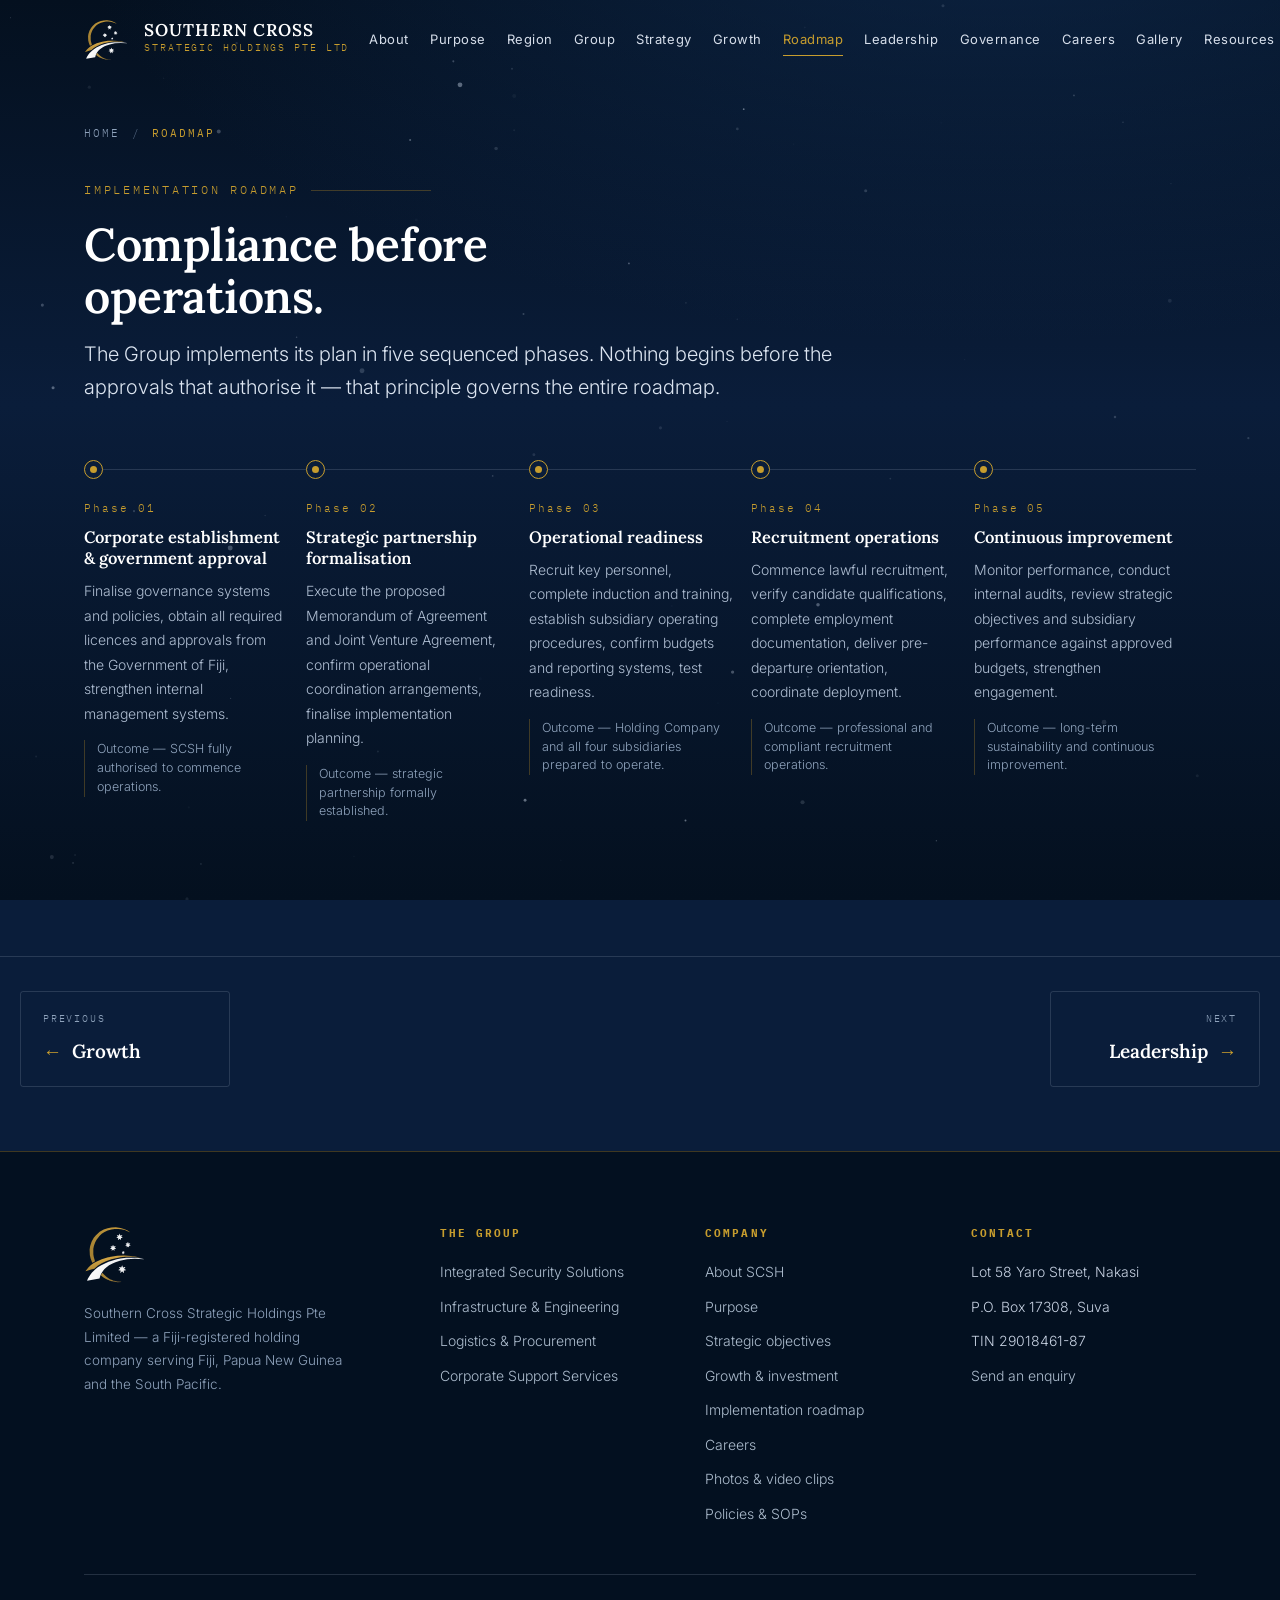
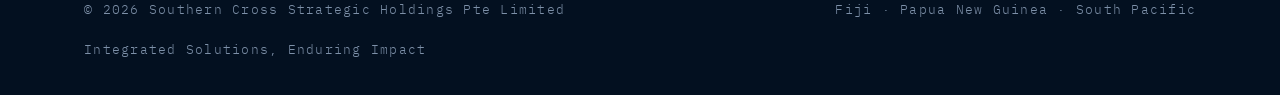
<file: roadmap.html>
<!DOCTYPE html>
<html lang="en">
<head>
<meta charset="utf-8">
<meta name="viewport" content="width=device-width, initial-scale=1">
<title>Implementation roadmap 2026-2031 &mdash; Southern Cross Strategic Holdings Pte Limited</title>
<meta name="description" content="The five-phase implementation roadmap for the Strategic Business Plan 2026-2031.">
<link rel="icon" href="data:image/svg+xml,%3Csvg xmlns='http://www.w3.org/2000/svg' viewBox='0 0 32 32'%3E%3Crect width='32' height='32' fill='%23041529'/%3E%3Cpath d='M16 5l2.1 6.4H24l-4.8 3.9 1.9 6.3L16 17.8l-5.1 3.8 1.9-6.3L8 11.4h5.9z' fill='%23D9A227'/%3E%3C/svg%3E">
<link rel="preconnect" href="https://fonts.googleapis.com">
<link rel="preconnect" href="https://fonts.gstatic.com" crossorigin>
<link href="https://fonts.googleapis.com/css2?family=Lora:wght@400;500;600;700&family=Inter:wght@300;400;500;600&family=IBM+Plex+Mono:wght@400;500&display=swap" rel="stylesheet">
<link rel="stylesheet" href="assets/css/site.css">

</head>
<body class="subpage">
<canvas id="deep" aria-hidden="true"></canvas>
<!-- Artwork note: every illustration here is drawn in SVG, so nothing is licensed
     from a stock library. To use real photographs, see the .plate rule in the
     stylesheet: swap the inline <svg> for <img src="images/photo.jpg" alt="">. -->

<svg width="0" height="0" style="position:absolute" aria-hidden="true">
  <symbol id="ic-eng" viewBox="0 0 24 24"><path d="M3 21h18M5 21V8l5-3v16M14 21V11h5v10M7.5 10.5h0M7.5 13.5h0M7.5 16.5h0M16.5 14h0M16.5 17h0"/></symbol>
  <symbol id="ic-sec" viewBox="0 0 24 24"><path d="M12 2.6 4.5 5.6v6.1c0 4.6 3.1 8.2 7.5 9.7 4.4-1.5 7.5-5.1 7.5-9.7V5.6Z"/><path d="M8.2 10.2 12 13.4l3.8-3.2M8.2 14.1 12 17.3l3.8-3.2"/></symbol>
  <symbol id="ic-log" viewBox="0 0 24 24"><circle cx="12" cy="12" r="9.2"/><path d="M2.8 12h18.4M12 2.8c2.5 2.6 3.8 5.9 3.8 9.2s-1.3 6.6-3.8 9.2c-2.5-2.6-3.8-5.9-3.8-9.2S9.5 5.4 12 2.8Z"/></symbol>
  <symbol id="ic-corp" viewBox="0 0 24 24"><path d="M7 3.5h10a1.5 1.5 0 0 1 1.5 1.5v14A1.5 1.5 0 0 1 17 20.5H7A1.5 1.5 0 0 1 5.5 19V5A1.5 1.5 0 0 1 7 3.5Z"/><path d="M9 8h6M9 12h6M9 16h3"/></symbol>
  <symbol id="ic-roots" viewBox="0 0 24 24"><circle cx="12" cy="12" r="9"/><path d="M3 12h18M12 3c2.4 2.6 3.6 5.7 3.6 9S14.4 18.4 12 21c-2.4-2.6-3.6-5.7-3.6-9S9.6 5.6 12 3Z"/></symbol>
  <symbol id="ic-trust" viewBox="0 0 24 24"><path d="M12 2.8 4.8 5.7v5.9c0 4.4 3 7.9 7.2 9.3 4.2-1.4 7.2-4.9 7.2-9.3V5.7Z"/><path d="m8.6 12 2.4 2.4 4.4-4.6"/></symbol>
  <symbol id="ic-people" viewBox="0 0 24 24"><circle cx="9" cy="8.5" r="3"/><circle cx="17" cy="9.5" r="2.3"/><path d="M3.2 19c.5-3.1 3-5.2 5.8-5.2s5.3 2.1 5.8 5.2M16 14.2c2.2.2 4 2 4.4 4.4"/></symbol>
  <symbol id="ic-md" viewBox="0 0 24 24"><circle cx="12" cy="8" r="3.6"/><path d="M4.6 20c.6-3.8 3.7-6.2 7.4-6.2s6.8 2.4 7.4 6.2"/></symbol>
  <symbol id="ic-ops" viewBox="0 0 24 24"><circle cx="12" cy="12" r="8.8"/><path d="m15.6 8.4-2 5.2-5.2 2 2-5.2Z"/></symbol>
  <symbol id="ic-med" viewBox="0 0 24 24"><path d="M12 3.2 4.8 6v6c0 4.4 3 7.9 7.2 9.2 4.2-1.3 7.2-4.8 7.2-9.2V6Z"/><path d="M12 8.6v6M9 11.6h6"/></symbol>
</svg>
<header id="hdr">
  <div class="wrap bar">
    <a class="brand" href="index.html" aria-label="Southern Cross Strategic Holdings, home">
      <svg class="logo-anim" viewBox="0 0 262 245" aria-hidden="true">
  <g class="lgo-orbit" fill="none" stroke-linecap="round">
    <circle class="lgo-ring lgo-ring-1" cx="131" cy="122" r="119"
            stroke="#C79D2E" stroke-opacity=".45" stroke-width="2"
            stroke-dasharray="54 26 12 26"/>
    <circle class="lgo-ring lgo-ring-2" cx="131" cy="122" r="104"
            stroke="#E8C77A" stroke-opacity=".28" stroke-width="1.2"
            stroke-dasharray="6 22"/>
    <path id="hdtrk" d="M131 3a119 119 0 1 1 0 238a119 119 0 1 1 0-238"
          fill="none" stroke="none"/>
    <circle class="lgo-comet" r="3.4" fill="#F4E3B4">
      <animateMotion dur="7s" repeatCount="indefinite" rotate="auto">
        <mpath href="#hdtrk"/>
      </animateMotion>
    </circle>
  </g>
  <defs>
    <linearGradient id="hdg0" gradientUnits="userSpaceOnUse" x1="126.0" y1="207.4" x2="82.2" y2="228.6"><stop offset="0" stop-color="#866C36"/><stop offset="0.5" stop-color="#9D7C35"/><stop offset="1" stop-color="#AD8938"/></linearGradient>
    <linearGradient id="hdg1" gradientUnits="userSpaceOnUse" x1="88.3" y1="169.9" x2="81.6" y2="142.8"><stop offset="0" stop-color="#B28B35"/><stop offset="0.5" stop-color="#C1973D"/><stop offset="1" stop-color="#D3A645"/></linearGradient>
    <linearGradient id="hdg2" gradientUnits="userSpaceOnUse" x1="11.4" y1="124.4" x2="131.8" y2="-1.2"><stop offset="0" stop-color="#A37F31"/><stop offset="0.5" stop-color="#B18C37"/><stop offset="1" stop-color="#C4983A"/></linearGradient>
    <linearGradient id="hdg3" gradientUnits="userSpaceOnUse" x1="166.9" y1="182.2" x2="146.1" y2="189.1"><stop offset="0" stop-color="#E8EAED"/><stop offset="0.5" stop-color="#F4F5F6"/><stop offset="1" stop-color="#E4E5E8"/></linearGradient>
    <linearGradient id="hdg4" gradientUnits="userSpaceOnUse" x1="137.7" y1="223.3" x2="61.0" y2="166.4"><stop offset="0" stop-color="#E9EBED"/><stop offset="0.5" stop-color="#F0F1F2"/><stop offset="1" stop-color="#FAFAFA"/></linearGradient>
    <linearGradient id="hdg5" gradientUnits="userSpaceOnUse" x1="163.4" y1="120.9" x2="157.6" y2="113.3"><stop offset="0" stop-color="#CACDD4"/><stop offset="0.5" stop-color="#EAEAEE"/><stop offset="1" stop-color="#D9DADF"/></linearGradient>
    <linearGradient id="hdg6" gradientUnits="userSpaceOnUse" x1="125.5" y1="104.4" x2="112.9" y2="92.6"><stop offset="0" stop-color="#E6E9EB"/><stop offset="0.5" stop-color="#F3F4F5"/><stop offset="1" stop-color="#E2E4E8"/></linearGradient>
    <linearGradient id="hdg7" gradientUnits="userSpaceOnUse" x1="186.3" y1="81.5" x2="173.1" y2="89.2"><stop offset="0" stop-color="#DCE0E4"/><stop offset="0.5" stop-color="#EFF0F3"/><stop offset="1" stop-color="#E8EAED"/></linearGradient>
    <linearGradient id="hdg8" gradientUnits="userSpaceOnUse" x1="140.9" y1="61.2" x2="150.4" y2="45.5"><stop offset="0" stop-color="#DEE2E6"/><stop offset="0.5" stop-color="#F2F3F4"/><stop offset="1" stop-color="#E6E8EB"/></linearGradient>
  </defs>
  
  <path class="lgo-arc lgo-a4" fill="url(#hdg0)" fill-rule="evenodd" d="M 69.62,208.38 L 69.88,210.62 L 72.38,213.00 L 78.50,217.75 L 86.50,223.00 L 96.50,228.00 L 97.25,228.00 L 100.62,229.75 L 106.25,231.88 L 108.00,232.12 L 109.88,233.00 L 111.38,233.12 L 112.50,233.88 L 114.25,234.00 L 116.50,234.88 L 119.00,235.12 L 120.25,235.75 L 122.38,235.88 L 126.12,236.75 L 138.12,238.00 L 152.00,237.50 L 152.00,236.50 L 138.12,235.88 L 135.62,235.12 L 132.50,234.88 L 123.62,232.75 L 122.12,232.00 L 120.38,231.88 L 119.12,231.00 L 112.62,228.75 L 111.75,228.00 L 108.62,226.75 L 103.12,223.75 L 91.62,215.62 L 83.88,208.62 L 75.50,200.12 L 74.00,200.25 L 70.75,207.12 Z"/>
  <path class="lgo-arc lgo-a2" fill="url(#hdg1)" fill-rule="evenodd" d="M 226.62,136.88 L 213.50,134.00 L 191.88,130.88 L 164.12,129.25 L 136.50,130.00 L 104.50,134.88 L 103.50,135.75 L 98.88,136.12 L 72.75,144.00 L 54.75,152.00 L 40.12,160.00 L 27.50,169.12 L 18.00,178.00 L 6.50,192.25 L 6.50,193.62 L 29.62,186.00 L 42.38,183.00 L 56.00,171.25 L 72.50,160.88 L 89.88,152.38 L 112.38,144.12 L 149.50,136.25 L 168.50,134.38 L 197.62,134.38 L 215.62,136.12 L 226.62,137.88 Z"/>
  <path class="lgo-arc lgo-a1" fill="url(#hdg2)" fill-rule="evenodd" d="M 186.75,32.38 L 176.25,25.88 L 163.12,20.00 L 149.75,15.88 L 130.25,13.12 L 112.38,13.88 L 96.62,17.00 L 80.62,22.88 L 64.25,32.00 L 48.88,45.88 L 40.00,56.38 L 31.00,72.50 L 25.00,90.62 L 23.00,104.38 L 24.00,128.38 L 27.12,141.00 L 33.50,158.00 L 35.25,158.50 L 45.12,152.50 L 40.00,135.25 L 38.12,123.50 L 38.12,101.62 L 40.62,88.75 L 46.00,74.62 L 51.38,64.50 L 64.12,48.25 L 72.62,40.38 L 83.88,33.25 L 96.75,27.00 L 112.25,22.12 L 125.38,20.25 L 139.75,20.00 L 151.75,21.12 L 167.38,25.00 L 186.75,33.38 Z"/>
  <path class="lgo-star lgo-s1" fill="url(#hdg3)" fill-rule="evenodd" d="M 169.25,175.62 L 168.25,175.62 L 167.50,176.12 L 165.50,176.50 L 161.25,178.00 L 159.88,178.00 L 159.25,177.12 L 158.25,173.75 L 157.25,171.38 L 156.88,169.75 L 155.75,169.62 L 155.25,170.50 L 155.00,172.00 L 153.25,175.62 L 152.88,177.00 L 152.12,177.88 L 151.00,177.88 L 150.25,177.38 L 148.62,177.12 L 144.88,175.88 L 143.50,175.88 L 143.50,176.88 L 147.50,182.38 L 147.62,183.62 L 145.25,185.62 L 140.62,188.50 L 140.75,189.75 L 142.88,189.75 L 145.50,190.25 L 148.88,190.38 L 149.50,190.75 L 149.62,192.62 L 149.25,196.38 L 148.50,199.62 L 148.50,200.62 L 149.50,200.62 L 152.25,197.75 L 155.62,194.75 L 157.00,194.88 L 161.12,198.50 L 162.88,200.38 L 163.88,200.38 L 163.50,196.25 L 162.62,192.25 L 162.62,191.12 L 163.38,190.50 L 167.75,190.12 L 169.25,189.62 L 172.12,189.50 L 172.12,188.38 L 170.75,187.75 L 164.88,183.75 L 165.00,182.38 L 168.00,177.88 L 169.25,176.62 Z"/>
  <path class="lgo-arc lgo-a3" fill="url(#hdg4)" fill-rule="evenodd" d="M 244.38,143.12 L 223.50,139.38 L 211.12,138.25 L 172.75,138.62 L 149.62,141.38 L 133.88,144.50 L 100.62,154.50 L 70.62,168.38 L 56.50,177.50 L 45.50,186.25 L 31.88,199.88 L 25.25,208.50 L 16.25,222.88 L 12.38,232.62 L 63.50,223.25 L 67.12,210.62 L 70.25,203.62 L 76.12,194.25 L 83.00,185.75 L 91.00,178.00 L 102.75,169.12 L 117.00,161.25 L 128.62,156.25 L 146.88,150.38 L 176.38,144.50 L 208.25,142.38 L 244.38,144.12 Z"/>
  <path class="lgo-star lgo-s5" fill="url(#hdg5)" fill-rule="evenodd" d="M 159.88,110.25 L 159.62,110.62 L 159.50,112.25 L 159.25,112.75 L 158.88,113.12 L 158.50,113.38 L 155.38,113.38 L 155.38,114.50 L 156.62,115.62 L 156.75,115.88 L 156.75,116.88 L 156.25,117.50 L 155.75,117.75 L 155.12,118.25 L 155.25,119.38 L 155.50,119.50 L 157.00,119.50 L 157.38,119.62 L 158.00,120.25 L 158.00,121.38 L 157.50,122.38 L 157.50,123.38 L 158.62,123.38 L 158.88,123.12 L 159.12,122.62 L 159.88,121.75 L 161.00,121.75 L 161.88,122.75 L 162.12,123.25 L 162.50,123.50 L 163.50,123.50 L 163.50,122.38 L 163.00,121.38 L 163.00,120.25 L 163.12,120.00 L 163.38,119.75 L 164.12,119.38 L 166.25,119.38 L 166.12,118.12 L 166.00,118.12 L 164.88,117.38 L 164.50,117.00 L 164.50,115.88 L 165.75,114.62 L 165.88,114.38 L 165.88,113.38 L 164.88,113.38 L 164.50,113.62 L 163.00,113.62 L 162.50,113.38 L 161.75,112.62 L 161.38,111.88 L 161.12,111.00 L 161.12,110.50 L 160.88,110.25 Z"/>
  <path class="lgo-star lgo-s3" fill="url(#hdg6)" fill-rule="evenodd" d="M 108.88,90.75 L 108.88,91.88 L 110.00,93.00 L 111.25,95.00 L 112.12,95.88 L 112.12,97.00 L 109.38,99.50 L 107.12,101.00 L 107.12,102.00 L 109.62,102.12 L 111.62,102.50 L 113.38,102.50 L 113.88,103.00 L 114.00,105.62 L 113.75,106.38 L 113.75,107.50 L 113.12,109.00 L 113.12,110.00 L 114.12,110.00 L 118.38,105.62 L 119.75,105.75 L 123.88,110.00 L 124.88,110.00 L 124.88,108.50 L 124.50,107.62 L 124.50,106.12 L 124.12,104.62 L 124.12,103.38 L 124.38,102.88 L 125.12,102.38 L 126.38,102.12 L 130.88,101.88 L 130.88,100.88 L 127.62,98.25 L 126.62,97.75 L 125.88,97.00 L 126.00,95.62 L 127.25,94.25 L 128.00,93.00 L 129.25,91.75 L 129.38,90.50 L 128.38,90.50 L 127.62,91.00 L 124.50,91.25 L 123.50,91.75 L 122.12,91.75 L 121.62,91.38 L 121.00,90.25 L 120.75,88.75 L 119.88,87.50 L 119.88,86.62 L 119.50,85.75 L 118.25,85.88 L 118.00,86.50 L 118.00,87.25 L 117.00,88.88 L 116.75,90.12 L 116.00,91.50 L 115.50,92.00 L 114.38,92.00 L 112.25,91.12 L 110.75,91.12 L 109.88,90.75 Z"/>
  <path class="lgo-star lgo-s4" fill="url(#hdg7)" fill-rule="evenodd" d="M 189.25,78.50 L 188.00,78.50 L 186.75,79.00 L 184.62,79.25 L 184.00,79.75 L 182.88,79.75 L 182.00,78.62 L 181.62,76.88 L 181.00,75.88 L 180.75,75.12 L 180.75,74.38 L 180.50,73.88 L 179.25,73.75 L 178.50,76.25 L 177.88,77.25 L 177.75,78.25 L 176.75,79.50 L 175.75,79.50 L 174.38,79.00 L 173.12,79.00 L 172.12,78.50 L 170.75,78.50 L 170.75,79.62 L 172.00,80.88 L 172.88,82.25 L 173.62,83.00 L 173.62,84.25 L 171.00,86.75 L 170.12,87.25 L 169.50,87.88 L 169.50,88.88 L 173.62,89.00 L 174.38,89.25 L 174.75,89.62 L 175.00,90.25 L 174.88,93.62 L 174.62,94.12 L 174.62,95.50 L 175.75,95.50 L 178.00,93.00 L 179.00,92.25 L 180.38,92.38 L 183.38,95.38 L 184.38,95.38 L 184.38,92.38 L 184.12,91.62 L 184.12,89.88 L 184.25,89.62 L 185.00,89.12 L 187.88,89.00 L 190.12,89.12 L 190.50,89.00 L 190.50,88.00 L 189.12,87.00 L 187.38,85.38 L 186.50,84.88 L 186.00,84.25 L 186.00,83.12 L 186.88,82.38 L 187.75,81.12 L 189.25,79.62 Z"/>
  <path class="lgo-star lgo-s2" fill="url(#hdg8)" fill-rule="evenodd" d="M 156.62,45.25 L 155.62,45.25 L 154.25,46.00 L 152.25,46.25 L 150.25,47.00 L 148.88,47.00 L 148.12,46.25 L 148.00,45.38 L 147.38,44.25 L 147.38,43.75 L 147.00,43.12 L 146.12,40.25 L 145.00,40.12 L 144.75,41.25 L 144.12,42.50 L 144.00,43.38 L 143.12,44.88 L 142.75,46.25 L 142.12,46.88 L 140.62,47.00 L 138.38,46.12 L 136.62,45.88 L 136.00,45.38 L 134.88,45.38 L 134.88,46.62 L 135.62,47.25 L 136.12,48.25 L 138.12,50.88 L 138.12,52.12 L 134.12,55.62 L 133.12,56.12 L 133.25,57.25 L 138.25,57.62 L 139.25,57.88 L 139.75,58.25 L 140.00,58.75 L 140.00,59.75 L 139.50,62.00 L 139.50,63.25 L 139.12,64.25 L 139.25,65.62 L 140.25,65.62 L 141.75,64.00 L 143.38,62.75 L 144.88,61.25 L 146.00,61.25 L 149.00,63.88 L 150.38,65.38 L 151.50,65.38 L 151.50,64.25 L 151.12,63.12 L 151.12,58.25 L 151.88,57.62 L 154.62,57.62 L 156.00,57.25 L 158.12,57.12 L 158.00,56.00 L 156.88,55.50 L 152.88,52.00 L 153.00,50.75 L 153.88,49.88 L 155.25,47.88 L 156.50,46.62 Z"/>
</svg>
      <span><b>SOUTHERN CROSS</b><span>Strategic Holdings Pte Ltd</span></span>
    </a>
    <button class="burger" id="burger" aria-label="Open menu" aria-expanded="false"><span></span><span></span><span></span></button>
    <nav id="nav">
      <a class="nav-home" href="index.html">Home</a>
      <a href="about.html">About</a>
      <a href="purpose.html">Purpose</a>
      <a href="region.html">Region</a>
      <a href="group.html">Group</a>
      <a href="strategy.html">Strategy</a>
      <a href="growth.html">Growth</a>
      <a class="active" aria-current="page" href="roadmap.html">Roadmap</a>
      <a href="leadership.html">Leadership</a>
      <a href="governance.html">Governance</a>
      <a href="careers.html">Careers</a>
      <a href="gallery.html">Gallery</a>
      <a href="resources.html">Resources</a>
      <a class="cta" href="contact.html">Contact us</a>
    </nav>
  </div>
</header>


<main>
<div class="pagehead">
  <div class="wrap">
    <div class="crumbs" role="navigation" aria-label="Breadcrumb">
      <a href="index.html">Home</a>
      <span aria-hidden="true">/</span>
      <b aria-current="page">Roadmap</b>
    </div>
  </div>
</div>
<!-- ================= ROADMAP ================= -->
<section class="sec" id="roadmap">
  <div class="wrap">
    <p class="eyebrow rv">Implementation roadmap</p>
    <h2 class="title rv" style="margin-bottom:14px">Compliance before operations.</h2>
    <p class="lede rv">The Group implements its plan in five sequenced phases. Nothing begins before the approvals that authorise it &mdash; that principle governs the entire roadmap.</p>

    <div class="road">
      <div class="phase rv"><div class="dot"></div><p class="yr">Phase 01</p><h4>Corporate establishment &amp; government approval</h4><p>Finalise governance systems and policies, obtain all required licences and approvals from the Government of Fiji, strengthen internal management systems.</p><p class="out">Outcome &mdash; SCSH fully authorised to commence operations.</p></div>
      <div class="phase rv"><div class="dot"></div><p class="yr">Phase 02</p><h4>Strategic partnership formalisation</h4><p>Execute the proposed Memorandum of Agreement and Joint Venture Agreement, confirm operational coordination arrangements, finalise implementation planning.</p><p class="out">Outcome &mdash; strategic partnership formally established.</p></div>
      <div class="phase rv"><div class="dot"></div><p class="yr">Phase 03</p><h4>Operational readiness</h4><p>Recruit key personnel, complete induction and training, establish subsidiary operating procedures, confirm budgets and reporting systems, test readiness.</p><p class="out">Outcome &mdash; Holding Company and all four subsidiaries prepared to operate.</p></div>
      <div class="phase rv"><div class="dot"></div><p class="yr">Phase 04</p><h4>Recruitment operations</h4><p>Commence lawful recruitment, verify candidate qualifications, complete employment documentation, deliver pre-departure orientation, coordinate deployment.</p><p class="out">Outcome &mdash; professional and compliant recruitment operations.</p></div>
      <div class="phase rv"><div class="dot"></div><p class="yr">Phase 05</p><h4>Continuous improvement</h4><p>Monitor performance, conduct internal audits, review strategic objectives and subsidiary performance against approved budgets, strengthen engagement.</p><p class="out">Outcome &mdash; long-term sustainability and continuous improvement.</p></div>
    </div>
  </div>
</section>
<div class="pager" role="navigation" aria-label="Next and previous pages">
  <div class="wrap">
    <a class="pg pg--prev" href="growth.html"><span>Previous</span><b>Growth</b></a>
    <a class="pg pg--next" href="leadership.html"><span>Next</span><b>Leadership</b></a>
  </div>
</div>
</main>
<footer>
  <div class="wrap">
    <div class="foot">
      <div class="foot-brand">
        <svg class="logo-anim" viewBox="0 0 262 245" aria-hidden="true">
  <g class="lgo-orbit" fill="none" stroke-linecap="round">
    <circle class="lgo-ring lgo-ring-1" cx="131" cy="122" r="119"
            stroke="#C79D2E" stroke-opacity=".45" stroke-width="2"
            stroke-dasharray="54 26 12 26"/>
    <circle class="lgo-ring lgo-ring-2" cx="131" cy="122" r="104"
            stroke="#E8C77A" stroke-opacity=".28" stroke-width="1.2"
            stroke-dasharray="6 22"/>
    <path id="fttrk" d="M131 3a119 119 0 1 1 0 238a119 119 0 1 1 0-238"
          fill="none" stroke="none"/>
    <circle class="lgo-comet" r="3.4" fill="#F4E3B4">
      <animateMotion dur="7s" repeatCount="indefinite" rotate="auto">
        <mpath href="#fttrk"/>
      </animateMotion>
    </circle>
  </g>
  <defs>
    <linearGradient id="ftg0" gradientUnits="userSpaceOnUse" x1="126.0" y1="207.4" x2="82.2" y2="228.6"><stop offset="0" stop-color="#866C36"/><stop offset="0.5" stop-color="#9D7C35"/><stop offset="1" stop-color="#AD8938"/></linearGradient>
    <linearGradient id="ftg1" gradientUnits="userSpaceOnUse" x1="88.3" y1="169.9" x2="81.6" y2="142.8"><stop offset="0" stop-color="#B28B35"/><stop offset="0.5" stop-color="#C1973D"/><stop offset="1" stop-color="#D3A645"/></linearGradient>
    <linearGradient id="ftg2" gradientUnits="userSpaceOnUse" x1="11.4" y1="124.4" x2="131.8" y2="-1.2"><stop offset="0" stop-color="#A37F31"/><stop offset="0.5" stop-color="#B18C37"/><stop offset="1" stop-color="#C4983A"/></linearGradient>
    <linearGradient id="ftg3" gradientUnits="userSpaceOnUse" x1="166.9" y1="182.2" x2="146.1" y2="189.1"><stop offset="0" stop-color="#E8EAED"/><stop offset="0.5" stop-color="#F4F5F6"/><stop offset="1" stop-color="#E4E5E8"/></linearGradient>
    <linearGradient id="ftg4" gradientUnits="userSpaceOnUse" x1="137.7" y1="223.3" x2="61.0" y2="166.4"><stop offset="0" stop-color="#E9EBED"/><stop offset="0.5" stop-color="#F0F1F2"/><stop offset="1" stop-color="#FAFAFA"/></linearGradient>
    <linearGradient id="ftg5" gradientUnits="userSpaceOnUse" x1="163.4" y1="120.9" x2="157.6" y2="113.3"><stop offset="0" stop-color="#CACDD4"/><stop offset="0.5" stop-color="#EAEAEE"/><stop offset="1" stop-color="#D9DADF"/></linearGradient>
    <linearGradient id="ftg6" gradientUnits="userSpaceOnUse" x1="125.5" y1="104.4" x2="112.9" y2="92.6"><stop offset="0" stop-color="#E6E9EB"/><stop offset="0.5" stop-color="#F3F4F5"/><stop offset="1" stop-color="#E2E4E8"/></linearGradient>
    <linearGradient id="ftg7" gradientUnits="userSpaceOnUse" x1="186.3" y1="81.5" x2="173.1" y2="89.2"><stop offset="0" stop-color="#DCE0E4"/><stop offset="0.5" stop-color="#EFF0F3"/><stop offset="1" stop-color="#E8EAED"/></linearGradient>
    <linearGradient id="ftg8" gradientUnits="userSpaceOnUse" x1="140.9" y1="61.2" x2="150.4" y2="45.5"><stop offset="0" stop-color="#DEE2E6"/><stop offset="0.5" stop-color="#F2F3F4"/><stop offset="1" stop-color="#E6E8EB"/></linearGradient>
  </defs>
  
  <path class="lgo-arc lgo-a4" fill="url(#ftg0)" fill-rule="evenodd" d="M 69.62,208.38 L 69.88,210.62 L 72.38,213.00 L 78.50,217.75 L 86.50,223.00 L 96.50,228.00 L 97.25,228.00 L 100.62,229.75 L 106.25,231.88 L 108.00,232.12 L 109.88,233.00 L 111.38,233.12 L 112.50,233.88 L 114.25,234.00 L 116.50,234.88 L 119.00,235.12 L 120.25,235.75 L 122.38,235.88 L 126.12,236.75 L 138.12,238.00 L 152.00,237.50 L 152.00,236.50 L 138.12,235.88 L 135.62,235.12 L 132.50,234.88 L 123.62,232.75 L 122.12,232.00 L 120.38,231.88 L 119.12,231.00 L 112.62,228.75 L 111.75,228.00 L 108.62,226.75 L 103.12,223.75 L 91.62,215.62 L 83.88,208.62 L 75.50,200.12 L 74.00,200.25 L 70.75,207.12 Z"/>
  <path class="lgo-arc lgo-a2" fill="url(#ftg1)" fill-rule="evenodd" d="M 226.62,136.88 L 213.50,134.00 L 191.88,130.88 L 164.12,129.25 L 136.50,130.00 L 104.50,134.88 L 103.50,135.75 L 98.88,136.12 L 72.75,144.00 L 54.75,152.00 L 40.12,160.00 L 27.50,169.12 L 18.00,178.00 L 6.50,192.25 L 6.50,193.62 L 29.62,186.00 L 42.38,183.00 L 56.00,171.25 L 72.50,160.88 L 89.88,152.38 L 112.38,144.12 L 149.50,136.25 L 168.50,134.38 L 197.62,134.38 L 215.62,136.12 L 226.62,137.88 Z"/>
  <path class="lgo-arc lgo-a1" fill="url(#ftg2)" fill-rule="evenodd" d="M 186.75,32.38 L 176.25,25.88 L 163.12,20.00 L 149.75,15.88 L 130.25,13.12 L 112.38,13.88 L 96.62,17.00 L 80.62,22.88 L 64.25,32.00 L 48.88,45.88 L 40.00,56.38 L 31.00,72.50 L 25.00,90.62 L 23.00,104.38 L 24.00,128.38 L 27.12,141.00 L 33.50,158.00 L 35.25,158.50 L 45.12,152.50 L 40.00,135.25 L 38.12,123.50 L 38.12,101.62 L 40.62,88.75 L 46.00,74.62 L 51.38,64.50 L 64.12,48.25 L 72.62,40.38 L 83.88,33.25 L 96.75,27.00 L 112.25,22.12 L 125.38,20.25 L 139.75,20.00 L 151.75,21.12 L 167.38,25.00 L 186.75,33.38 Z"/>
  <path class="lgo-star lgo-s1" fill="url(#ftg3)" fill-rule="evenodd" d="M 169.25,175.62 L 168.25,175.62 L 167.50,176.12 L 165.50,176.50 L 161.25,178.00 L 159.88,178.00 L 159.25,177.12 L 158.25,173.75 L 157.25,171.38 L 156.88,169.75 L 155.75,169.62 L 155.25,170.50 L 155.00,172.00 L 153.25,175.62 L 152.88,177.00 L 152.12,177.88 L 151.00,177.88 L 150.25,177.38 L 148.62,177.12 L 144.88,175.88 L 143.50,175.88 L 143.50,176.88 L 147.50,182.38 L 147.62,183.62 L 145.25,185.62 L 140.62,188.50 L 140.75,189.75 L 142.88,189.75 L 145.50,190.25 L 148.88,190.38 L 149.50,190.75 L 149.62,192.62 L 149.25,196.38 L 148.50,199.62 L 148.50,200.62 L 149.50,200.62 L 152.25,197.75 L 155.62,194.75 L 157.00,194.88 L 161.12,198.50 L 162.88,200.38 L 163.88,200.38 L 163.50,196.25 L 162.62,192.25 L 162.62,191.12 L 163.38,190.50 L 167.75,190.12 L 169.25,189.62 L 172.12,189.50 L 172.12,188.38 L 170.75,187.75 L 164.88,183.75 L 165.00,182.38 L 168.00,177.88 L 169.25,176.62 Z"/>
  <path class="lgo-arc lgo-a3" fill="url(#ftg4)" fill-rule="evenodd" d="M 244.38,143.12 L 223.50,139.38 L 211.12,138.25 L 172.75,138.62 L 149.62,141.38 L 133.88,144.50 L 100.62,154.50 L 70.62,168.38 L 56.50,177.50 L 45.50,186.25 L 31.88,199.88 L 25.25,208.50 L 16.25,222.88 L 12.38,232.62 L 63.50,223.25 L 67.12,210.62 L 70.25,203.62 L 76.12,194.25 L 83.00,185.75 L 91.00,178.00 L 102.75,169.12 L 117.00,161.25 L 128.62,156.25 L 146.88,150.38 L 176.38,144.50 L 208.25,142.38 L 244.38,144.12 Z"/>
  <path class="lgo-star lgo-s5" fill="url(#ftg5)" fill-rule="evenodd" d="M 159.88,110.25 L 159.62,110.62 L 159.50,112.25 L 159.25,112.75 L 158.88,113.12 L 158.50,113.38 L 155.38,113.38 L 155.38,114.50 L 156.62,115.62 L 156.75,115.88 L 156.75,116.88 L 156.25,117.50 L 155.75,117.75 L 155.12,118.25 L 155.25,119.38 L 155.50,119.50 L 157.00,119.50 L 157.38,119.62 L 158.00,120.25 L 158.00,121.38 L 157.50,122.38 L 157.50,123.38 L 158.62,123.38 L 158.88,123.12 L 159.12,122.62 L 159.88,121.75 L 161.00,121.75 L 161.88,122.75 L 162.12,123.25 L 162.50,123.50 L 163.50,123.50 L 163.50,122.38 L 163.00,121.38 L 163.00,120.25 L 163.12,120.00 L 163.38,119.75 L 164.12,119.38 L 166.25,119.38 L 166.12,118.12 L 166.00,118.12 L 164.88,117.38 L 164.50,117.00 L 164.50,115.88 L 165.75,114.62 L 165.88,114.38 L 165.88,113.38 L 164.88,113.38 L 164.50,113.62 L 163.00,113.62 L 162.50,113.38 L 161.75,112.62 L 161.38,111.88 L 161.12,111.00 L 161.12,110.50 L 160.88,110.25 Z"/>
  <path class="lgo-star lgo-s3" fill="url(#ftg6)" fill-rule="evenodd" d="M 108.88,90.75 L 108.88,91.88 L 110.00,93.00 L 111.25,95.00 L 112.12,95.88 L 112.12,97.00 L 109.38,99.50 L 107.12,101.00 L 107.12,102.00 L 109.62,102.12 L 111.62,102.50 L 113.38,102.50 L 113.88,103.00 L 114.00,105.62 L 113.75,106.38 L 113.75,107.50 L 113.12,109.00 L 113.12,110.00 L 114.12,110.00 L 118.38,105.62 L 119.75,105.75 L 123.88,110.00 L 124.88,110.00 L 124.88,108.50 L 124.50,107.62 L 124.50,106.12 L 124.12,104.62 L 124.12,103.38 L 124.38,102.88 L 125.12,102.38 L 126.38,102.12 L 130.88,101.88 L 130.88,100.88 L 127.62,98.25 L 126.62,97.75 L 125.88,97.00 L 126.00,95.62 L 127.25,94.25 L 128.00,93.00 L 129.25,91.75 L 129.38,90.50 L 128.38,90.50 L 127.62,91.00 L 124.50,91.25 L 123.50,91.75 L 122.12,91.75 L 121.62,91.38 L 121.00,90.25 L 120.75,88.75 L 119.88,87.50 L 119.88,86.62 L 119.50,85.75 L 118.25,85.88 L 118.00,86.50 L 118.00,87.25 L 117.00,88.88 L 116.75,90.12 L 116.00,91.50 L 115.50,92.00 L 114.38,92.00 L 112.25,91.12 L 110.75,91.12 L 109.88,90.75 Z"/>
  <path class="lgo-star lgo-s4" fill="url(#ftg7)" fill-rule="evenodd" d="M 189.25,78.50 L 188.00,78.50 L 186.75,79.00 L 184.62,79.25 L 184.00,79.75 L 182.88,79.75 L 182.00,78.62 L 181.62,76.88 L 181.00,75.88 L 180.75,75.12 L 180.75,74.38 L 180.50,73.88 L 179.25,73.75 L 178.50,76.25 L 177.88,77.25 L 177.75,78.25 L 176.75,79.50 L 175.75,79.50 L 174.38,79.00 L 173.12,79.00 L 172.12,78.50 L 170.75,78.50 L 170.75,79.62 L 172.00,80.88 L 172.88,82.25 L 173.62,83.00 L 173.62,84.25 L 171.00,86.75 L 170.12,87.25 L 169.50,87.88 L 169.50,88.88 L 173.62,89.00 L 174.38,89.25 L 174.75,89.62 L 175.00,90.25 L 174.88,93.62 L 174.62,94.12 L 174.62,95.50 L 175.75,95.50 L 178.00,93.00 L 179.00,92.25 L 180.38,92.38 L 183.38,95.38 L 184.38,95.38 L 184.38,92.38 L 184.12,91.62 L 184.12,89.88 L 184.25,89.62 L 185.00,89.12 L 187.88,89.00 L 190.12,89.12 L 190.50,89.00 L 190.50,88.00 L 189.12,87.00 L 187.38,85.38 L 186.50,84.88 L 186.00,84.25 L 186.00,83.12 L 186.88,82.38 L 187.75,81.12 L 189.25,79.62 Z"/>
  <path class="lgo-star lgo-s2" fill="url(#ftg8)" fill-rule="evenodd" d="M 156.62,45.25 L 155.62,45.25 L 154.25,46.00 L 152.25,46.25 L 150.25,47.00 L 148.88,47.00 L 148.12,46.25 L 148.00,45.38 L 147.38,44.25 L 147.38,43.75 L 147.00,43.12 L 146.12,40.25 L 145.00,40.12 L 144.75,41.25 L 144.12,42.50 L 144.00,43.38 L 143.12,44.88 L 142.75,46.25 L 142.12,46.88 L 140.62,47.00 L 138.38,46.12 L 136.62,45.88 L 136.00,45.38 L 134.88,45.38 L 134.88,46.62 L 135.62,47.25 L 136.12,48.25 L 138.12,50.88 L 138.12,52.12 L 134.12,55.62 L 133.12,56.12 L 133.25,57.25 L 138.25,57.62 L 139.25,57.88 L 139.75,58.25 L 140.00,58.75 L 140.00,59.75 L 139.50,62.00 L 139.50,63.25 L 139.12,64.25 L 139.25,65.62 L 140.25,65.62 L 141.75,64.00 L 143.38,62.75 L 144.88,61.25 L 146.00,61.25 L 149.00,63.88 L 150.38,65.38 L 151.50,65.38 L 151.50,64.25 L 151.12,63.12 L 151.12,58.25 L 151.88,57.62 L 154.62,57.62 L 156.00,57.25 L 158.12,57.12 L 158.00,56.00 L 156.88,55.50 L 152.88,52.00 L 153.00,50.75 L 153.88,49.88 L 155.25,47.88 L 156.50,46.62 Z"/>
</svg>
        <p>Southern Cross Strategic Holdings Pte Limited &mdash; a Fiji-registered holding company serving Fiji, Papua New Guinea and the South Pacific.</p>
      </div>
      <div>
        <h5>The Group</h5>
        <ul>
          <li><a href="group.html">Integrated Security Solutions</a></li>
          <li><a href="group.html">Infrastructure &amp; Engineering</a></li>
          <li><a href="group.html">Logistics &amp; Procurement</a></li>
          <li><a href="group.html">Corporate Support Services</a></li>
        </ul>
      </div>
      <div>
        <h5>Company</h5>
        <ul>
          <li><a href="about.html">About SCSH</a></li>
          <li><a href="purpose.html">Purpose</a></li>
          <li><a href="strategy.html">Strategic objectives</a></li>
          <li><a href="growth.html">Growth &amp; investment</a></li>
          <li><a href="roadmap.html">Implementation roadmap</a></li>
          <li><a href="careers.html">Careers</a></li>
          <li><a href="gallery.html">Photos &amp; video clips</a></li>
          <li><a href="resources.html">Policies &amp; SOPs</a></li>
        </ul>
      </div>
      <div>
        <h5>Contact</h5>
        <ul>
          <li>Lot 58 Yaro Street, Nakasi</li>
          <li>P.O. Box 17308, Suva</li>
          <li>TIN 29018461-87</li>
          <li><a href="contact.html">Send an enquiry</a></li>
        </ul>
      </div>
    </div>
    <div class="rule"></div>
    <div class="legal">
      <span>&copy; <span id="yr"></span> Southern Cross Strategic Holdings Pte Limited</span>
      <span>Fiji &middot; Papua New Guinea &middot; South Pacific</span>
      <span>Integrated Solutions, Enduring Impact</span>
    </div>
  </div>
</footer>
<button id="top" aria-label="Back to top">&uarr;</button>

<script src="assets/js/site.js"></script>
</body>
</html>
</file>
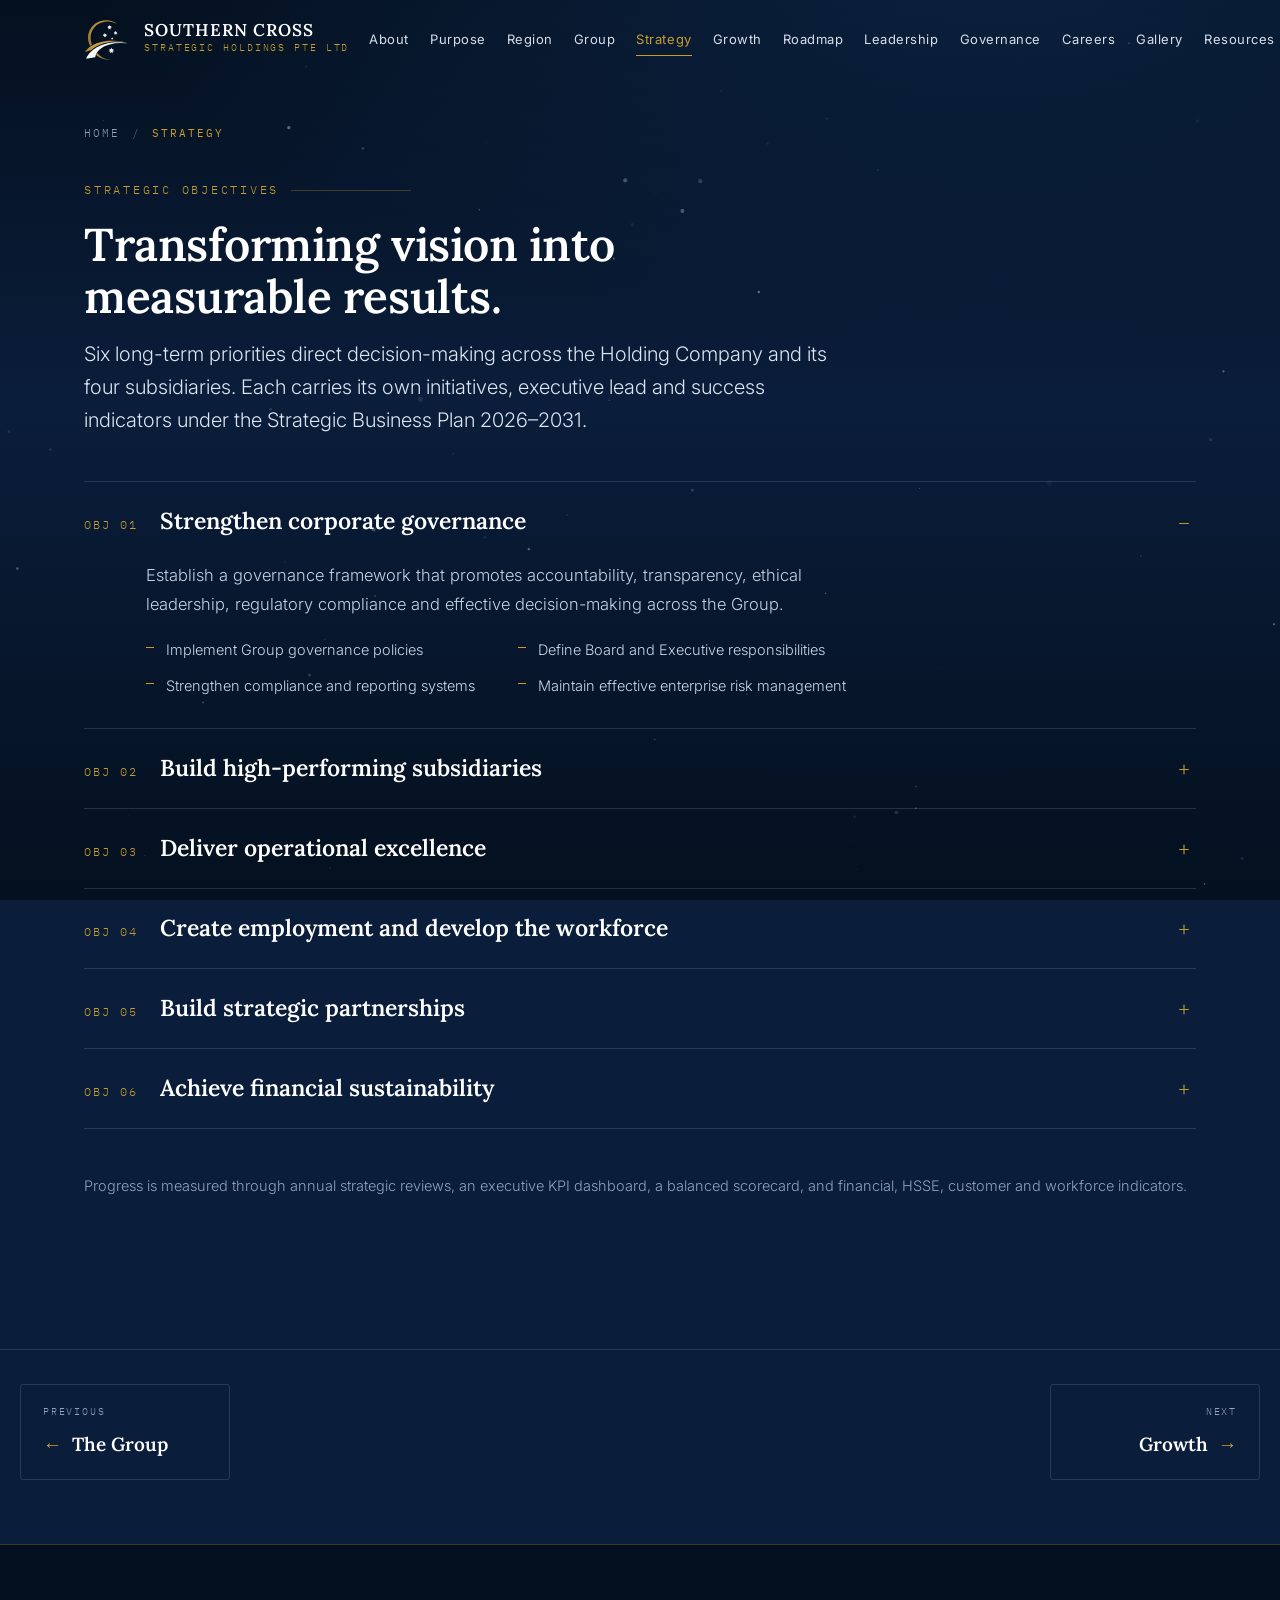
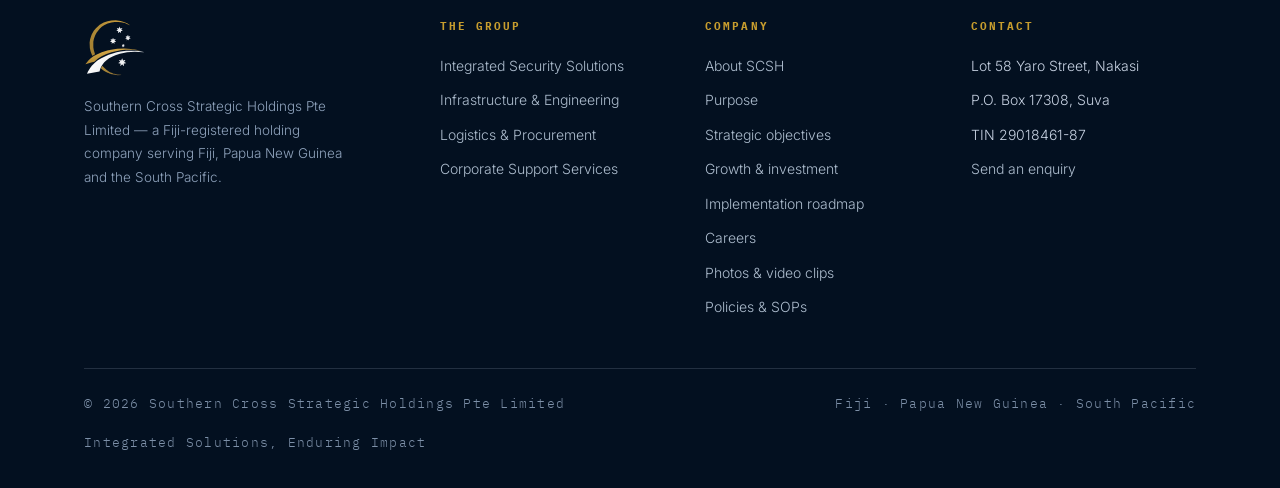
<file: strategy.html>
<!DOCTYPE html>
<html lang="en">
<head>
<meta charset="utf-8">
<meta name="viewport" content="width=device-width, initial-scale=1">
<title>Six strategic objectives &mdash; Southern Cross Strategic Holdings Pte Limited</title>
<meta name="description" content="The six strategic objectives directing decision-making across the Group under the Strategic Business Plan 2026-2031.">
<link rel="icon" href="data:image/svg+xml,%3Csvg xmlns='http://www.w3.org/2000/svg' viewBox='0 0 32 32'%3E%3Crect width='32' height='32' fill='%23041529'/%3E%3Cpath d='M16 5l2.1 6.4H24l-4.8 3.9 1.9 6.3L16 17.8l-5.1 3.8 1.9-6.3L8 11.4h5.9z' fill='%23D9A227'/%3E%3C/svg%3E">
<link rel="preconnect" href="https://fonts.googleapis.com">
<link rel="preconnect" href="https://fonts.gstatic.com" crossorigin>
<link href="https://fonts.googleapis.com/css2?family=Lora:wght@400;500;600;700&family=Inter:wght@300;400;500;600&family=IBM+Plex+Mono:wght@400;500&display=swap" rel="stylesheet">
<link rel="stylesheet" href="assets/css/site.css">

</head>
<body class="subpage">
<canvas id="deep" aria-hidden="true"></canvas>
<!-- Artwork note: every illustration here is drawn in SVG, so nothing is licensed
     from a stock library. To use real photographs, see the .plate rule in the
     stylesheet: swap the inline <svg> for <img src="images/photo.jpg" alt="">. -->

<svg width="0" height="0" style="position:absolute" aria-hidden="true">
  <symbol id="ic-eng" viewBox="0 0 24 24"><path d="M3 21h18M5 21V8l5-3v16M14 21V11h5v10M7.5 10.5h0M7.5 13.5h0M7.5 16.5h0M16.5 14h0M16.5 17h0"/></symbol>
  <symbol id="ic-sec" viewBox="0 0 24 24"><path d="M12 2.6 4.5 5.6v6.1c0 4.6 3.1 8.2 7.5 9.7 4.4-1.5 7.5-5.1 7.5-9.7V5.6Z"/><path d="M8.2 10.2 12 13.4l3.8-3.2M8.2 14.1 12 17.3l3.8-3.2"/></symbol>
  <symbol id="ic-log" viewBox="0 0 24 24"><circle cx="12" cy="12" r="9.2"/><path d="M2.8 12h18.4M12 2.8c2.5 2.6 3.8 5.9 3.8 9.2s-1.3 6.6-3.8 9.2c-2.5-2.6-3.8-5.9-3.8-9.2S9.5 5.4 12 2.8Z"/></symbol>
  <symbol id="ic-corp" viewBox="0 0 24 24"><path d="M7 3.5h10a1.5 1.5 0 0 1 1.5 1.5v14A1.5 1.5 0 0 1 17 20.5H7A1.5 1.5 0 0 1 5.5 19V5A1.5 1.5 0 0 1 7 3.5Z"/><path d="M9 8h6M9 12h6M9 16h3"/></symbol>
  <symbol id="ic-roots" viewBox="0 0 24 24"><circle cx="12" cy="12" r="9"/><path d="M3 12h18M12 3c2.4 2.6 3.6 5.7 3.6 9S14.4 18.4 12 21c-2.4-2.6-3.6-5.7-3.6-9S9.6 5.6 12 3Z"/></symbol>
  <symbol id="ic-trust" viewBox="0 0 24 24"><path d="M12 2.8 4.8 5.7v5.9c0 4.4 3 7.9 7.2 9.3 4.2-1.4 7.2-4.9 7.2-9.3V5.7Z"/><path d="m8.6 12 2.4 2.4 4.4-4.6"/></symbol>
  <symbol id="ic-people" viewBox="0 0 24 24"><circle cx="9" cy="8.5" r="3"/><circle cx="17" cy="9.5" r="2.3"/><path d="M3.2 19c.5-3.1 3-5.2 5.8-5.2s5.3 2.1 5.8 5.2M16 14.2c2.2.2 4 2 4.4 4.4"/></symbol>
  <symbol id="ic-md" viewBox="0 0 24 24"><circle cx="12" cy="8" r="3.6"/><path d="M4.6 20c.6-3.8 3.7-6.2 7.4-6.2s6.8 2.4 7.4 6.2"/></symbol>
  <symbol id="ic-ops" viewBox="0 0 24 24"><circle cx="12" cy="12" r="8.8"/><path d="m15.6 8.4-2 5.2-5.2 2 2-5.2Z"/></symbol>
  <symbol id="ic-med" viewBox="0 0 24 24"><path d="M12 3.2 4.8 6v6c0 4.4 3 7.9 7.2 9.2 4.2-1.3 7.2-4.8 7.2-9.2V6Z"/><path d="M12 8.6v6M9 11.6h6"/></symbol>
</svg>
<header id="hdr">
  <div class="wrap bar">
    <a class="brand" href="index.html" aria-label="Southern Cross Strategic Holdings, home">
      <svg class="logo-anim" viewBox="0 0 262 245" aria-hidden="true">
  <g class="lgo-orbit" fill="none" stroke-linecap="round">
    <circle class="lgo-ring lgo-ring-1" cx="131" cy="122" r="119"
            stroke="#C79D2E" stroke-opacity=".45" stroke-width="2"
            stroke-dasharray="54 26 12 26"/>
    <circle class="lgo-ring lgo-ring-2" cx="131" cy="122" r="104"
            stroke="#E8C77A" stroke-opacity=".28" stroke-width="1.2"
            stroke-dasharray="6 22"/>
    <path id="hdtrk" d="M131 3a119 119 0 1 1 0 238a119 119 0 1 1 0-238"
          fill="none" stroke="none"/>
    <circle class="lgo-comet" r="3.4" fill="#F4E3B4">
      <animateMotion dur="7s" repeatCount="indefinite" rotate="auto">
        <mpath href="#hdtrk"/>
      </animateMotion>
    </circle>
  </g>
  <defs>
    <linearGradient id="hdg0" gradientUnits="userSpaceOnUse" x1="126.0" y1="207.4" x2="82.2" y2="228.6"><stop offset="0" stop-color="#866C36"/><stop offset="0.5" stop-color="#9D7C35"/><stop offset="1" stop-color="#AD8938"/></linearGradient>
    <linearGradient id="hdg1" gradientUnits="userSpaceOnUse" x1="88.3" y1="169.9" x2="81.6" y2="142.8"><stop offset="0" stop-color="#B28B35"/><stop offset="0.5" stop-color="#C1973D"/><stop offset="1" stop-color="#D3A645"/></linearGradient>
    <linearGradient id="hdg2" gradientUnits="userSpaceOnUse" x1="11.4" y1="124.4" x2="131.8" y2="-1.2"><stop offset="0" stop-color="#A37F31"/><stop offset="0.5" stop-color="#B18C37"/><stop offset="1" stop-color="#C4983A"/></linearGradient>
    <linearGradient id="hdg3" gradientUnits="userSpaceOnUse" x1="166.9" y1="182.2" x2="146.1" y2="189.1"><stop offset="0" stop-color="#E8EAED"/><stop offset="0.5" stop-color="#F4F5F6"/><stop offset="1" stop-color="#E4E5E8"/></linearGradient>
    <linearGradient id="hdg4" gradientUnits="userSpaceOnUse" x1="137.7" y1="223.3" x2="61.0" y2="166.4"><stop offset="0" stop-color="#E9EBED"/><stop offset="0.5" stop-color="#F0F1F2"/><stop offset="1" stop-color="#FAFAFA"/></linearGradient>
    <linearGradient id="hdg5" gradientUnits="userSpaceOnUse" x1="163.4" y1="120.9" x2="157.6" y2="113.3"><stop offset="0" stop-color="#CACDD4"/><stop offset="0.5" stop-color="#EAEAEE"/><stop offset="1" stop-color="#D9DADF"/></linearGradient>
    <linearGradient id="hdg6" gradientUnits="userSpaceOnUse" x1="125.5" y1="104.4" x2="112.9" y2="92.6"><stop offset="0" stop-color="#E6E9EB"/><stop offset="0.5" stop-color="#F3F4F5"/><stop offset="1" stop-color="#E2E4E8"/></linearGradient>
    <linearGradient id="hdg7" gradientUnits="userSpaceOnUse" x1="186.3" y1="81.5" x2="173.1" y2="89.2"><stop offset="0" stop-color="#DCE0E4"/><stop offset="0.5" stop-color="#EFF0F3"/><stop offset="1" stop-color="#E8EAED"/></linearGradient>
    <linearGradient id="hdg8" gradientUnits="userSpaceOnUse" x1="140.9" y1="61.2" x2="150.4" y2="45.5"><stop offset="0" stop-color="#DEE2E6"/><stop offset="0.5" stop-color="#F2F3F4"/><stop offset="1" stop-color="#E6E8EB"/></linearGradient>
  </defs>
  
  <path class="lgo-arc lgo-a4" fill="url(#hdg0)" fill-rule="evenodd" d="M 69.62,208.38 L 69.88,210.62 L 72.38,213.00 L 78.50,217.75 L 86.50,223.00 L 96.50,228.00 L 97.25,228.00 L 100.62,229.75 L 106.25,231.88 L 108.00,232.12 L 109.88,233.00 L 111.38,233.12 L 112.50,233.88 L 114.25,234.00 L 116.50,234.88 L 119.00,235.12 L 120.25,235.75 L 122.38,235.88 L 126.12,236.75 L 138.12,238.00 L 152.00,237.50 L 152.00,236.50 L 138.12,235.88 L 135.62,235.12 L 132.50,234.88 L 123.62,232.75 L 122.12,232.00 L 120.38,231.88 L 119.12,231.00 L 112.62,228.75 L 111.75,228.00 L 108.62,226.75 L 103.12,223.75 L 91.62,215.62 L 83.88,208.62 L 75.50,200.12 L 74.00,200.25 L 70.75,207.12 Z"/>
  <path class="lgo-arc lgo-a2" fill="url(#hdg1)" fill-rule="evenodd" d="M 226.62,136.88 L 213.50,134.00 L 191.88,130.88 L 164.12,129.25 L 136.50,130.00 L 104.50,134.88 L 103.50,135.75 L 98.88,136.12 L 72.75,144.00 L 54.75,152.00 L 40.12,160.00 L 27.50,169.12 L 18.00,178.00 L 6.50,192.25 L 6.50,193.62 L 29.62,186.00 L 42.38,183.00 L 56.00,171.25 L 72.50,160.88 L 89.88,152.38 L 112.38,144.12 L 149.50,136.25 L 168.50,134.38 L 197.62,134.38 L 215.62,136.12 L 226.62,137.88 Z"/>
  <path class="lgo-arc lgo-a1" fill="url(#hdg2)" fill-rule="evenodd" d="M 186.75,32.38 L 176.25,25.88 L 163.12,20.00 L 149.75,15.88 L 130.25,13.12 L 112.38,13.88 L 96.62,17.00 L 80.62,22.88 L 64.25,32.00 L 48.88,45.88 L 40.00,56.38 L 31.00,72.50 L 25.00,90.62 L 23.00,104.38 L 24.00,128.38 L 27.12,141.00 L 33.50,158.00 L 35.25,158.50 L 45.12,152.50 L 40.00,135.25 L 38.12,123.50 L 38.12,101.62 L 40.62,88.75 L 46.00,74.62 L 51.38,64.50 L 64.12,48.25 L 72.62,40.38 L 83.88,33.25 L 96.75,27.00 L 112.25,22.12 L 125.38,20.25 L 139.75,20.00 L 151.75,21.12 L 167.38,25.00 L 186.75,33.38 Z"/>
  <path class="lgo-star lgo-s1" fill="url(#hdg3)" fill-rule="evenodd" d="M 169.25,175.62 L 168.25,175.62 L 167.50,176.12 L 165.50,176.50 L 161.25,178.00 L 159.88,178.00 L 159.25,177.12 L 158.25,173.75 L 157.25,171.38 L 156.88,169.75 L 155.75,169.62 L 155.25,170.50 L 155.00,172.00 L 153.25,175.62 L 152.88,177.00 L 152.12,177.88 L 151.00,177.88 L 150.25,177.38 L 148.62,177.12 L 144.88,175.88 L 143.50,175.88 L 143.50,176.88 L 147.50,182.38 L 147.62,183.62 L 145.25,185.62 L 140.62,188.50 L 140.75,189.75 L 142.88,189.75 L 145.50,190.25 L 148.88,190.38 L 149.50,190.75 L 149.62,192.62 L 149.25,196.38 L 148.50,199.62 L 148.50,200.62 L 149.50,200.62 L 152.25,197.75 L 155.62,194.75 L 157.00,194.88 L 161.12,198.50 L 162.88,200.38 L 163.88,200.38 L 163.50,196.25 L 162.62,192.25 L 162.62,191.12 L 163.38,190.50 L 167.75,190.12 L 169.25,189.62 L 172.12,189.50 L 172.12,188.38 L 170.75,187.75 L 164.88,183.75 L 165.00,182.38 L 168.00,177.88 L 169.25,176.62 Z"/>
  <path class="lgo-arc lgo-a3" fill="url(#hdg4)" fill-rule="evenodd" d="M 244.38,143.12 L 223.50,139.38 L 211.12,138.25 L 172.75,138.62 L 149.62,141.38 L 133.88,144.50 L 100.62,154.50 L 70.62,168.38 L 56.50,177.50 L 45.50,186.25 L 31.88,199.88 L 25.25,208.50 L 16.25,222.88 L 12.38,232.62 L 63.50,223.25 L 67.12,210.62 L 70.25,203.62 L 76.12,194.25 L 83.00,185.75 L 91.00,178.00 L 102.75,169.12 L 117.00,161.25 L 128.62,156.25 L 146.88,150.38 L 176.38,144.50 L 208.25,142.38 L 244.38,144.12 Z"/>
  <path class="lgo-star lgo-s5" fill="url(#hdg5)" fill-rule="evenodd" d="M 159.88,110.25 L 159.62,110.62 L 159.50,112.25 L 159.25,112.75 L 158.88,113.12 L 158.50,113.38 L 155.38,113.38 L 155.38,114.50 L 156.62,115.62 L 156.75,115.88 L 156.75,116.88 L 156.25,117.50 L 155.75,117.75 L 155.12,118.25 L 155.25,119.38 L 155.50,119.50 L 157.00,119.50 L 157.38,119.62 L 158.00,120.25 L 158.00,121.38 L 157.50,122.38 L 157.50,123.38 L 158.62,123.38 L 158.88,123.12 L 159.12,122.62 L 159.88,121.75 L 161.00,121.75 L 161.88,122.75 L 162.12,123.25 L 162.50,123.50 L 163.50,123.50 L 163.50,122.38 L 163.00,121.38 L 163.00,120.25 L 163.12,120.00 L 163.38,119.75 L 164.12,119.38 L 166.25,119.38 L 166.12,118.12 L 166.00,118.12 L 164.88,117.38 L 164.50,117.00 L 164.50,115.88 L 165.75,114.62 L 165.88,114.38 L 165.88,113.38 L 164.88,113.38 L 164.50,113.62 L 163.00,113.62 L 162.50,113.38 L 161.75,112.62 L 161.38,111.88 L 161.12,111.00 L 161.12,110.50 L 160.88,110.25 Z"/>
  <path class="lgo-star lgo-s3" fill="url(#hdg6)" fill-rule="evenodd" d="M 108.88,90.75 L 108.88,91.88 L 110.00,93.00 L 111.25,95.00 L 112.12,95.88 L 112.12,97.00 L 109.38,99.50 L 107.12,101.00 L 107.12,102.00 L 109.62,102.12 L 111.62,102.50 L 113.38,102.50 L 113.88,103.00 L 114.00,105.62 L 113.75,106.38 L 113.75,107.50 L 113.12,109.00 L 113.12,110.00 L 114.12,110.00 L 118.38,105.62 L 119.75,105.75 L 123.88,110.00 L 124.88,110.00 L 124.88,108.50 L 124.50,107.62 L 124.50,106.12 L 124.12,104.62 L 124.12,103.38 L 124.38,102.88 L 125.12,102.38 L 126.38,102.12 L 130.88,101.88 L 130.88,100.88 L 127.62,98.25 L 126.62,97.75 L 125.88,97.00 L 126.00,95.62 L 127.25,94.25 L 128.00,93.00 L 129.25,91.75 L 129.38,90.50 L 128.38,90.50 L 127.62,91.00 L 124.50,91.25 L 123.50,91.75 L 122.12,91.75 L 121.62,91.38 L 121.00,90.25 L 120.75,88.75 L 119.88,87.50 L 119.88,86.62 L 119.50,85.75 L 118.25,85.88 L 118.00,86.50 L 118.00,87.25 L 117.00,88.88 L 116.75,90.12 L 116.00,91.50 L 115.50,92.00 L 114.38,92.00 L 112.25,91.12 L 110.75,91.12 L 109.88,90.75 Z"/>
  <path class="lgo-star lgo-s4" fill="url(#hdg7)" fill-rule="evenodd" d="M 189.25,78.50 L 188.00,78.50 L 186.75,79.00 L 184.62,79.25 L 184.00,79.75 L 182.88,79.75 L 182.00,78.62 L 181.62,76.88 L 181.00,75.88 L 180.75,75.12 L 180.75,74.38 L 180.50,73.88 L 179.25,73.75 L 178.50,76.25 L 177.88,77.25 L 177.75,78.25 L 176.75,79.50 L 175.75,79.50 L 174.38,79.00 L 173.12,79.00 L 172.12,78.50 L 170.75,78.50 L 170.75,79.62 L 172.00,80.88 L 172.88,82.25 L 173.62,83.00 L 173.62,84.25 L 171.00,86.75 L 170.12,87.25 L 169.50,87.88 L 169.50,88.88 L 173.62,89.00 L 174.38,89.25 L 174.75,89.62 L 175.00,90.25 L 174.88,93.62 L 174.62,94.12 L 174.62,95.50 L 175.75,95.50 L 178.00,93.00 L 179.00,92.25 L 180.38,92.38 L 183.38,95.38 L 184.38,95.38 L 184.38,92.38 L 184.12,91.62 L 184.12,89.88 L 184.25,89.62 L 185.00,89.12 L 187.88,89.00 L 190.12,89.12 L 190.50,89.00 L 190.50,88.00 L 189.12,87.00 L 187.38,85.38 L 186.50,84.88 L 186.00,84.25 L 186.00,83.12 L 186.88,82.38 L 187.75,81.12 L 189.25,79.62 Z"/>
  <path class="lgo-star lgo-s2" fill="url(#hdg8)" fill-rule="evenodd" d="M 156.62,45.25 L 155.62,45.25 L 154.25,46.00 L 152.25,46.25 L 150.25,47.00 L 148.88,47.00 L 148.12,46.25 L 148.00,45.38 L 147.38,44.25 L 147.38,43.75 L 147.00,43.12 L 146.12,40.25 L 145.00,40.12 L 144.75,41.25 L 144.12,42.50 L 144.00,43.38 L 143.12,44.88 L 142.75,46.25 L 142.12,46.88 L 140.62,47.00 L 138.38,46.12 L 136.62,45.88 L 136.00,45.38 L 134.88,45.38 L 134.88,46.62 L 135.62,47.25 L 136.12,48.25 L 138.12,50.88 L 138.12,52.12 L 134.12,55.62 L 133.12,56.12 L 133.25,57.25 L 138.25,57.62 L 139.25,57.88 L 139.75,58.25 L 140.00,58.75 L 140.00,59.75 L 139.50,62.00 L 139.50,63.25 L 139.12,64.25 L 139.25,65.62 L 140.25,65.62 L 141.75,64.00 L 143.38,62.75 L 144.88,61.25 L 146.00,61.25 L 149.00,63.88 L 150.38,65.38 L 151.50,65.38 L 151.50,64.25 L 151.12,63.12 L 151.12,58.25 L 151.88,57.62 L 154.62,57.62 L 156.00,57.25 L 158.12,57.12 L 158.00,56.00 L 156.88,55.50 L 152.88,52.00 L 153.00,50.75 L 153.88,49.88 L 155.25,47.88 L 156.50,46.62 Z"/>
</svg>
      <span><b>SOUTHERN CROSS</b><span>Strategic Holdings Pte Ltd</span></span>
    </a>
    <button class="burger" id="burger" aria-label="Open menu" aria-expanded="false"><span></span><span></span><span></span></button>
    <nav id="nav">
      <a class="nav-home" href="index.html">Home</a>
      <a href="about.html">About</a>
      <a href="purpose.html">Purpose</a>
      <a href="region.html">Region</a>
      <a href="group.html">Group</a>
      <a class="active" aria-current="page" href="strategy.html">Strategy</a>
      <a href="growth.html">Growth</a>
      <a href="roadmap.html">Roadmap</a>
      <a href="leadership.html">Leadership</a>
      <a href="governance.html">Governance</a>
      <a href="careers.html">Careers</a>
      <a href="gallery.html">Gallery</a>
      <a href="resources.html">Resources</a>
      <a class="cta" href="contact.html">Contact us</a>
    </nav>
  </div>
</header>


<main>
<div class="pagehead">
  <div class="wrap">
    <div class="crumbs" role="navigation" aria-label="Breadcrumb">
      <a href="index.html">Home</a>
      <span aria-hidden="true">/</span>
      <b aria-current="page">Strategy</b>
    </div>
  </div>
</div>
<!-- ================= STRATEGY ================= -->
<section class="sec" id="strategy">
  <div class="wrap">
    <p class="eyebrow rv">Strategic objectives</p>
    <h2 class="title rv" style="margin-bottom:14px">Transforming vision into measurable results.</h2>
    <p class="lede rv" style="margin-bottom:44px">Six long-term priorities direct decision-making across the Holding Company and its four subsidiaries. Each carries its own initiatives, executive lead and success indicators under the Strategic Business Plan 2026&ndash;2031.</p>

    <div class="rv">
      <details class="acc" open>
        <summary><span class="idx">OBJ 01</span><h3>Strengthen corporate governance</h3></summary>
        <div class="acc-body">
          <p>Establish a governance framework that promotes accountability, transparency, ethical leadership, regulatory compliance and effective decision-making across the Group.</p>
          <ul><li>Implement Group governance policies</li><li>Define Board and Executive responsibilities</li><li>Strengthen compliance and reporting systems</li><li>Maintain effective enterprise risk management</li></ul>
        </div>
      </details>
      <details class="acc">
        <summary><span class="idx">OBJ 02</span><h3>Build high-performing subsidiaries</h3></summary>
        <div class="acc-body">
          <p>Develop each subsidiary into a recognised centre of excellence within its field while maintaining alignment with Group strategy.</p>
          <ul><li>Strengthen leadership capability</li><li>Develop operational systems</li><li>Establish performance standards</li><li>Improve service quality</li></ul>
        </div>
      </details>
      <details class="acc">
        <summary><span class="idx">OBJ 03</span><h3>Deliver operational excellence</h3></summary>
        <div class="acc-body">
          <p>Provide safe, efficient, innovative and client-focused services that consistently exceed expectations.</p>
          <ul><li>Standardise operational procedures</li><li>Improve quality management</li><li>Promote innovation</li><li>Strengthen HSSE performance</li></ul>
        </div>
      </details>
      <details class="acc">
        <summary><span class="idx">OBJ 04</span><h3>Create employment and develop the workforce</h3></summary>
        <div class="acc-body">
          <p>Create sustainable employment opportunities while developing a skilled and professional workforce capable of supporting major projects and long-term organisational growth.</p>
          <ul><li>Recruit qualified personnel</li><li>Deliver training and leadership programmes</li><li>Promote local workforce participation</li><li>Develop future leaders</li></ul>
        </div>
      </details>
      <details class="acc">
        <summary><span class="idx">OBJ 05</span><h3>Build strategic partnerships</h3></summary>
        <div class="acc-body">
          <p>Develop long-term partnerships with government, clients, landowners, local communities, industry partners and suppliers.</p>
          <ul><li>Strengthen stakeholder engagement</li><li>Improve collaboration</li><li>Support community development</li><li>Build strategic alliances</li></ul>
        </div>
      </details>
      <details class="acc">
        <summary><span class="idx">OBJ 06</span><h3>Achieve financial sustainability</h3></summary>
        <div class="acc-body">
          <p>Strengthen the financial resilience of the Group through disciplined management, diversified business opportunities and responsible investment.</p>
          <ul><li>Improve financial planning</li><li>Diversify revenue streams</li><li>Strengthen procurement controls</li><li>Monitor financial performance</li></ul>
        </div>
      </details>
    </div>

    <p style="margin-top:44px;font-size:14.5px;color:#8FA3BC">Progress is measured through annual strategic reviews, an executive KPI dashboard, a balanced scorecard, and financial, HSSE, customer and workforce indicators.</p>
  </div>
</section>
<div class="pager" role="navigation" aria-label="Next and previous pages">
  <div class="wrap">
    <a class="pg pg--prev" href="group.html"><span>Previous</span><b>The Group</b></a>
    <a class="pg pg--next" href="growth.html"><span>Next</span><b>Growth</b></a>
  </div>
</div>
</main>
<footer>
  <div class="wrap">
    <div class="foot">
      <div class="foot-brand">
        <svg class="logo-anim" viewBox="0 0 262 245" aria-hidden="true">
  <g class="lgo-orbit" fill="none" stroke-linecap="round">
    <circle class="lgo-ring lgo-ring-1" cx="131" cy="122" r="119"
            stroke="#C79D2E" stroke-opacity=".45" stroke-width="2"
            stroke-dasharray="54 26 12 26"/>
    <circle class="lgo-ring lgo-ring-2" cx="131" cy="122" r="104"
            stroke="#E8C77A" stroke-opacity=".28" stroke-width="1.2"
            stroke-dasharray="6 22"/>
    <path id="fttrk" d="M131 3a119 119 0 1 1 0 238a119 119 0 1 1 0-238"
          fill="none" stroke="none"/>
    <circle class="lgo-comet" r="3.4" fill="#F4E3B4">
      <animateMotion dur="7s" repeatCount="indefinite" rotate="auto">
        <mpath href="#fttrk"/>
      </animateMotion>
    </circle>
  </g>
  <defs>
    <linearGradient id="ftg0" gradientUnits="userSpaceOnUse" x1="126.0" y1="207.4" x2="82.2" y2="228.6"><stop offset="0" stop-color="#866C36"/><stop offset="0.5" stop-color="#9D7C35"/><stop offset="1" stop-color="#AD8938"/></linearGradient>
    <linearGradient id="ftg1" gradientUnits="userSpaceOnUse" x1="88.3" y1="169.9" x2="81.6" y2="142.8"><stop offset="0" stop-color="#B28B35"/><stop offset="0.5" stop-color="#C1973D"/><stop offset="1" stop-color="#D3A645"/></linearGradient>
    <linearGradient id="ftg2" gradientUnits="userSpaceOnUse" x1="11.4" y1="124.4" x2="131.8" y2="-1.2"><stop offset="0" stop-color="#A37F31"/><stop offset="0.5" stop-color="#B18C37"/><stop offset="1" stop-color="#C4983A"/></linearGradient>
    <linearGradient id="ftg3" gradientUnits="userSpaceOnUse" x1="166.9" y1="182.2" x2="146.1" y2="189.1"><stop offset="0" stop-color="#E8EAED"/><stop offset="0.5" stop-color="#F4F5F6"/><stop offset="1" stop-color="#E4E5E8"/></linearGradient>
    <linearGradient id="ftg4" gradientUnits="userSpaceOnUse" x1="137.7" y1="223.3" x2="61.0" y2="166.4"><stop offset="0" stop-color="#E9EBED"/><stop offset="0.5" stop-color="#F0F1F2"/><stop offset="1" stop-color="#FAFAFA"/></linearGradient>
    <linearGradient id="ftg5" gradientUnits="userSpaceOnUse" x1="163.4" y1="120.9" x2="157.6" y2="113.3"><stop offset="0" stop-color="#CACDD4"/><stop offset="0.5" stop-color="#EAEAEE"/><stop offset="1" stop-color="#D9DADF"/></linearGradient>
    <linearGradient id="ftg6" gradientUnits="userSpaceOnUse" x1="125.5" y1="104.4" x2="112.9" y2="92.6"><stop offset="0" stop-color="#E6E9EB"/><stop offset="0.5" stop-color="#F3F4F5"/><stop offset="1" stop-color="#E2E4E8"/></linearGradient>
    <linearGradient id="ftg7" gradientUnits="userSpaceOnUse" x1="186.3" y1="81.5" x2="173.1" y2="89.2"><stop offset="0" stop-color="#DCE0E4"/><stop offset="0.5" stop-color="#EFF0F3"/><stop offset="1" stop-color="#E8EAED"/></linearGradient>
    <linearGradient id="ftg8" gradientUnits="userSpaceOnUse" x1="140.9" y1="61.2" x2="150.4" y2="45.5"><stop offset="0" stop-color="#DEE2E6"/><stop offset="0.5" stop-color="#F2F3F4"/><stop offset="1" stop-color="#E6E8EB"/></linearGradient>
  </defs>
  
  <path class="lgo-arc lgo-a4" fill="url(#ftg0)" fill-rule="evenodd" d="M 69.62,208.38 L 69.88,210.62 L 72.38,213.00 L 78.50,217.75 L 86.50,223.00 L 96.50,228.00 L 97.25,228.00 L 100.62,229.75 L 106.25,231.88 L 108.00,232.12 L 109.88,233.00 L 111.38,233.12 L 112.50,233.88 L 114.25,234.00 L 116.50,234.88 L 119.00,235.12 L 120.25,235.75 L 122.38,235.88 L 126.12,236.75 L 138.12,238.00 L 152.00,237.50 L 152.00,236.50 L 138.12,235.88 L 135.62,235.12 L 132.50,234.88 L 123.62,232.75 L 122.12,232.00 L 120.38,231.88 L 119.12,231.00 L 112.62,228.75 L 111.75,228.00 L 108.62,226.75 L 103.12,223.75 L 91.62,215.62 L 83.88,208.62 L 75.50,200.12 L 74.00,200.25 L 70.75,207.12 Z"/>
  <path class="lgo-arc lgo-a2" fill="url(#ftg1)" fill-rule="evenodd" d="M 226.62,136.88 L 213.50,134.00 L 191.88,130.88 L 164.12,129.25 L 136.50,130.00 L 104.50,134.88 L 103.50,135.75 L 98.88,136.12 L 72.75,144.00 L 54.75,152.00 L 40.12,160.00 L 27.50,169.12 L 18.00,178.00 L 6.50,192.25 L 6.50,193.62 L 29.62,186.00 L 42.38,183.00 L 56.00,171.25 L 72.50,160.88 L 89.88,152.38 L 112.38,144.12 L 149.50,136.25 L 168.50,134.38 L 197.62,134.38 L 215.62,136.12 L 226.62,137.88 Z"/>
  <path class="lgo-arc lgo-a1" fill="url(#ftg2)" fill-rule="evenodd" d="M 186.75,32.38 L 176.25,25.88 L 163.12,20.00 L 149.75,15.88 L 130.25,13.12 L 112.38,13.88 L 96.62,17.00 L 80.62,22.88 L 64.25,32.00 L 48.88,45.88 L 40.00,56.38 L 31.00,72.50 L 25.00,90.62 L 23.00,104.38 L 24.00,128.38 L 27.12,141.00 L 33.50,158.00 L 35.25,158.50 L 45.12,152.50 L 40.00,135.25 L 38.12,123.50 L 38.12,101.62 L 40.62,88.75 L 46.00,74.62 L 51.38,64.50 L 64.12,48.25 L 72.62,40.38 L 83.88,33.25 L 96.75,27.00 L 112.25,22.12 L 125.38,20.25 L 139.75,20.00 L 151.75,21.12 L 167.38,25.00 L 186.75,33.38 Z"/>
  <path class="lgo-star lgo-s1" fill="url(#ftg3)" fill-rule="evenodd" d="M 169.25,175.62 L 168.25,175.62 L 167.50,176.12 L 165.50,176.50 L 161.25,178.00 L 159.88,178.00 L 159.25,177.12 L 158.25,173.75 L 157.25,171.38 L 156.88,169.75 L 155.75,169.62 L 155.25,170.50 L 155.00,172.00 L 153.25,175.62 L 152.88,177.00 L 152.12,177.88 L 151.00,177.88 L 150.25,177.38 L 148.62,177.12 L 144.88,175.88 L 143.50,175.88 L 143.50,176.88 L 147.50,182.38 L 147.62,183.62 L 145.25,185.62 L 140.62,188.50 L 140.75,189.75 L 142.88,189.75 L 145.50,190.25 L 148.88,190.38 L 149.50,190.75 L 149.62,192.62 L 149.25,196.38 L 148.50,199.62 L 148.50,200.62 L 149.50,200.62 L 152.25,197.75 L 155.62,194.75 L 157.00,194.88 L 161.12,198.50 L 162.88,200.38 L 163.88,200.38 L 163.50,196.25 L 162.62,192.25 L 162.62,191.12 L 163.38,190.50 L 167.75,190.12 L 169.25,189.62 L 172.12,189.50 L 172.12,188.38 L 170.75,187.75 L 164.88,183.75 L 165.00,182.38 L 168.00,177.88 L 169.25,176.62 Z"/>
  <path class="lgo-arc lgo-a3" fill="url(#ftg4)" fill-rule="evenodd" d="M 244.38,143.12 L 223.50,139.38 L 211.12,138.25 L 172.75,138.62 L 149.62,141.38 L 133.88,144.50 L 100.62,154.50 L 70.62,168.38 L 56.50,177.50 L 45.50,186.25 L 31.88,199.88 L 25.25,208.50 L 16.25,222.88 L 12.38,232.62 L 63.50,223.25 L 67.12,210.62 L 70.25,203.62 L 76.12,194.25 L 83.00,185.75 L 91.00,178.00 L 102.75,169.12 L 117.00,161.25 L 128.62,156.25 L 146.88,150.38 L 176.38,144.50 L 208.25,142.38 L 244.38,144.12 Z"/>
  <path class="lgo-star lgo-s5" fill="url(#ftg5)" fill-rule="evenodd" d="M 159.88,110.25 L 159.62,110.62 L 159.50,112.25 L 159.25,112.75 L 158.88,113.12 L 158.50,113.38 L 155.38,113.38 L 155.38,114.50 L 156.62,115.62 L 156.75,115.88 L 156.75,116.88 L 156.25,117.50 L 155.75,117.75 L 155.12,118.25 L 155.25,119.38 L 155.50,119.50 L 157.00,119.50 L 157.38,119.62 L 158.00,120.25 L 158.00,121.38 L 157.50,122.38 L 157.50,123.38 L 158.62,123.38 L 158.88,123.12 L 159.12,122.62 L 159.88,121.75 L 161.00,121.75 L 161.88,122.75 L 162.12,123.25 L 162.50,123.50 L 163.50,123.50 L 163.50,122.38 L 163.00,121.38 L 163.00,120.25 L 163.12,120.00 L 163.38,119.75 L 164.12,119.38 L 166.25,119.38 L 166.12,118.12 L 166.00,118.12 L 164.88,117.38 L 164.50,117.00 L 164.50,115.88 L 165.75,114.62 L 165.88,114.38 L 165.88,113.38 L 164.88,113.38 L 164.50,113.62 L 163.00,113.62 L 162.50,113.38 L 161.75,112.62 L 161.38,111.88 L 161.12,111.00 L 161.12,110.50 L 160.88,110.25 Z"/>
  <path class="lgo-star lgo-s3" fill="url(#ftg6)" fill-rule="evenodd" d="M 108.88,90.75 L 108.88,91.88 L 110.00,93.00 L 111.25,95.00 L 112.12,95.88 L 112.12,97.00 L 109.38,99.50 L 107.12,101.00 L 107.12,102.00 L 109.62,102.12 L 111.62,102.50 L 113.38,102.50 L 113.88,103.00 L 114.00,105.62 L 113.75,106.38 L 113.75,107.50 L 113.12,109.00 L 113.12,110.00 L 114.12,110.00 L 118.38,105.62 L 119.75,105.75 L 123.88,110.00 L 124.88,110.00 L 124.88,108.50 L 124.50,107.62 L 124.50,106.12 L 124.12,104.62 L 124.12,103.38 L 124.38,102.88 L 125.12,102.38 L 126.38,102.12 L 130.88,101.88 L 130.88,100.88 L 127.62,98.25 L 126.62,97.75 L 125.88,97.00 L 126.00,95.62 L 127.25,94.25 L 128.00,93.00 L 129.25,91.75 L 129.38,90.50 L 128.38,90.50 L 127.62,91.00 L 124.50,91.25 L 123.50,91.75 L 122.12,91.75 L 121.62,91.38 L 121.00,90.25 L 120.75,88.75 L 119.88,87.50 L 119.88,86.62 L 119.50,85.75 L 118.25,85.88 L 118.00,86.50 L 118.00,87.25 L 117.00,88.88 L 116.75,90.12 L 116.00,91.50 L 115.50,92.00 L 114.38,92.00 L 112.25,91.12 L 110.75,91.12 L 109.88,90.75 Z"/>
  <path class="lgo-star lgo-s4" fill="url(#ftg7)" fill-rule="evenodd" d="M 189.25,78.50 L 188.00,78.50 L 186.75,79.00 L 184.62,79.25 L 184.00,79.75 L 182.88,79.75 L 182.00,78.62 L 181.62,76.88 L 181.00,75.88 L 180.75,75.12 L 180.75,74.38 L 180.50,73.88 L 179.25,73.75 L 178.50,76.25 L 177.88,77.25 L 177.75,78.25 L 176.75,79.50 L 175.75,79.50 L 174.38,79.00 L 173.12,79.00 L 172.12,78.50 L 170.75,78.50 L 170.75,79.62 L 172.00,80.88 L 172.88,82.25 L 173.62,83.00 L 173.62,84.25 L 171.00,86.75 L 170.12,87.25 L 169.50,87.88 L 169.50,88.88 L 173.62,89.00 L 174.38,89.25 L 174.75,89.62 L 175.00,90.25 L 174.88,93.62 L 174.62,94.12 L 174.62,95.50 L 175.75,95.50 L 178.00,93.00 L 179.00,92.25 L 180.38,92.38 L 183.38,95.38 L 184.38,95.38 L 184.38,92.38 L 184.12,91.62 L 184.12,89.88 L 184.25,89.62 L 185.00,89.12 L 187.88,89.00 L 190.12,89.12 L 190.50,89.00 L 190.50,88.00 L 189.12,87.00 L 187.38,85.38 L 186.50,84.88 L 186.00,84.25 L 186.00,83.12 L 186.88,82.38 L 187.75,81.12 L 189.25,79.62 Z"/>
  <path class="lgo-star lgo-s2" fill="url(#ftg8)" fill-rule="evenodd" d="M 156.62,45.25 L 155.62,45.25 L 154.25,46.00 L 152.25,46.25 L 150.25,47.00 L 148.88,47.00 L 148.12,46.25 L 148.00,45.38 L 147.38,44.25 L 147.38,43.75 L 147.00,43.12 L 146.12,40.25 L 145.00,40.12 L 144.75,41.25 L 144.12,42.50 L 144.00,43.38 L 143.12,44.88 L 142.75,46.25 L 142.12,46.88 L 140.62,47.00 L 138.38,46.12 L 136.62,45.88 L 136.00,45.38 L 134.88,45.38 L 134.88,46.62 L 135.62,47.25 L 136.12,48.25 L 138.12,50.88 L 138.12,52.12 L 134.12,55.62 L 133.12,56.12 L 133.25,57.25 L 138.25,57.62 L 139.25,57.88 L 139.75,58.25 L 140.00,58.75 L 140.00,59.75 L 139.50,62.00 L 139.50,63.25 L 139.12,64.25 L 139.25,65.62 L 140.25,65.62 L 141.75,64.00 L 143.38,62.75 L 144.88,61.25 L 146.00,61.25 L 149.00,63.88 L 150.38,65.38 L 151.50,65.38 L 151.50,64.25 L 151.12,63.12 L 151.12,58.25 L 151.88,57.62 L 154.62,57.62 L 156.00,57.25 L 158.12,57.12 L 158.00,56.00 L 156.88,55.50 L 152.88,52.00 L 153.00,50.75 L 153.88,49.88 L 155.25,47.88 L 156.50,46.62 Z"/>
</svg>
        <p>Southern Cross Strategic Holdings Pte Limited &mdash; a Fiji-registered holding company serving Fiji, Papua New Guinea and the South Pacific.</p>
      </div>
      <div>
        <h5>The Group</h5>
        <ul>
          <li><a href="group.html">Integrated Security Solutions</a></li>
          <li><a href="group.html">Infrastructure &amp; Engineering</a></li>
          <li><a href="group.html">Logistics &amp; Procurement</a></li>
          <li><a href="group.html">Corporate Support Services</a></li>
        </ul>
      </div>
      <div>
        <h5>Company</h5>
        <ul>
          <li><a href="about.html">About SCSH</a></li>
          <li><a href="purpose.html">Purpose</a></li>
          <li><a href="strategy.html">Strategic objectives</a></li>
          <li><a href="growth.html">Growth &amp; investment</a></li>
          <li><a href="roadmap.html">Implementation roadmap</a></li>
          <li><a href="careers.html">Careers</a></li>
          <li><a href="gallery.html">Photos &amp; video clips</a></li>
          <li><a href="resources.html">Policies &amp; SOPs</a></li>
        </ul>
      </div>
      <div>
        <h5>Contact</h5>
        <ul>
          <li>Lot 58 Yaro Street, Nakasi</li>
          <li>P.O. Box 17308, Suva</li>
          <li>TIN 29018461-87</li>
          <li><a href="contact.html">Send an enquiry</a></li>
        </ul>
      </div>
    </div>
    <div class="rule"></div>
    <div class="legal">
      <span>&copy; <span id="yr"></span> Southern Cross Strategic Holdings Pte Limited</span>
      <span>Fiji &middot; Papua New Guinea &middot; South Pacific</span>
      <span>Integrated Solutions, Enduring Impact</span>
    </div>
  </div>
</footer>
<button id="top" aria-label="Back to top">&uarr;</button>

<script src="assets/js/site.js"></script>
</body>
</html>
</file>
<file: assets/css/site.css>
:root{
  --void:#04101F;
  --navy:#0A1D3A;
  --panel:#12325E;
  --panel-2:#1B3F70;
  --gold:#C79D2E;
  --gold-lt:#E8C77A;
  --gold-dk:#8F6C18;
  --steel:#6B7280;
  --mist:#C7D2E2;
  --paper:#F2F4F7;
  --ink:#0A1D3A;
  --hair:rgba(217,162,39,.28);
  --hair-soft:rgba(199,210,226,.16);
  --display:'Lora',Georgia,serif;
  --body:'Inter',system-ui,sans-serif;
  --mono:'IBM Plex Mono',ui-monospace,monospace;
  --gut:clamp(20px,5vw,72px);
}
*{box-sizing:border-box}
html{scroll-behavior:smooth;scroll-padding-top:88px}
body{
  margin:0;background:var(--navy);color:var(--mist);
  font-family:var(--body);font-weight:300;font-size:16.5px;line-height:1.75;
  -webkit-font-smoothing:antialiased;overflow-x:hidden;
}
h1,h2,h3,h4{font-family:var(--display);color:#fff;font-weight:600;line-height:1.15;margin:0}
p{margin:0 0 1.1em}
a{color:var(--gold-lt);text-decoration:none}
img,svg{display:block;max-width:100%}
.wrap{max-width:1240px;margin:0 auto;padding:0 var(--gut)}
.eyebrow{
  font-family:var(--mono);font-size:11.5px;letter-spacing:.24em;text-transform:uppercase;
  color:var(--gold);display:flex;align-items:center;gap:12px;margin-bottom:18px;
}
.eyebrow::after{content:"";flex:1;height:1px;background:var(--hair);max-width:120px}
.sec{padding:clamp(64px,9vw,120px) 0;position:relative}
.sec--panel{background:linear-gradient(180deg,var(--void),var(--navy))}
.sec--paper{background:var(--paper);color:#33455C}
.sec--paper h2,.sec--paper h3,.sec--paper h4{color:var(--ink)}
.sec--paper .eyebrow{color:var(--gold-dk)}
.sec--paper .eyebrow::after{background:rgba(11,26,51,.18)}
h2.title{font-size:clamp(28px,4.4vw,46px);letter-spacing:-.01em;max-width:22ch}
.lede{font-size:clamp(17px,1.6vw,20px);line-height:1.65;max-width:64ch;color:#DCE5F1}
.sec--paper .lede{color:#42566F}

/* ---------- header ---------- */
header{
  position:fixed;inset:0 0 auto;z-index:60;transition:background .35s,border-color .35s,backdrop-filter .35s;
  border-bottom:1px solid transparent;
}
header.stuck{background:rgba(4,21,41,.92);backdrop-filter:blur(14px);border-bottom-color:var(--hair)}
.bar{display:flex;align-items:center;gap:20px;height:78px}
.brand{display:flex;align-items:center;gap:14px;flex:0 0 auto}
.brand svg{width:46px;height:auto}
.brand b{font-family:var(--display);color:#fff;font-size:17px;letter-spacing:.06em;font-weight:600;display:block;line-height:1.1}
.brand span{font-family:var(--mono);font-size:9.5px;letter-spacing:.2em;color:var(--gold);text-transform:uppercase}
nav{margin-left:auto;display:flex;align-items:center;gap:21px}
nav a{
  font-family:var(--body);font-size:13px;font-weight:400;letter-spacing:.04em;color:#D6DEEA;
  padding:6px 0;position:relative;
}
nav a::after{content:"";position:absolute;left:0;right:100%;bottom:0;height:1px;background:var(--gold);transition:right .3s}
nav a:hover::after,nav a.active::after{right:0}
.cta{
  font-family:var(--body);font-size:13px;letter-spacing:.06em;text-transform:uppercase;
  border:1px solid var(--gold);color:var(--gold-lt);padding:10px 20px;border-radius:2px;
  transition:background .3s,color .3s;white-space:nowrap;
}
.cta:hover{background:var(--gold);color:var(--void)}
.burger{display:none;background:none;border:0;padding:8px;cursor:pointer}
.burger span{display:block;width:24px;height:1.5px;background:#fff;margin:5px 0;transition:.3s}

/* ---------- hero ---------- */
.hero{position:relative;min-height:100svh;display:flex;align-items:center;overflow:hidden;background:var(--void)}
#sky{position:absolute;inset:0;width:100%;height:100%}
.hero::after{
  content:"";position:absolute;inset:0;pointer-events:none;
  background:radial-gradient(120% 90% at 72% 32%,rgba(13,42,82,.55),transparent 62%),
             linear-gradient(180deg,rgba(1,11,24,.35),rgba(1,11,24,.9));
}
.hero .wrap{position:relative;z-index:2;padding-top:120px;padding-bottom:80px;width:100%}
.hero-emblem{width:clamp(96px,11vw,140px);margin-bottom:30px;opacity:0;animation:rise .9s .1s forwards}
.hero h1{
  font-size:clamp(38px,7vw,84px);letter-spacing:-.02em;line-height:1.02;max-width:15ch;
  opacity:0;animation:rise .9s .25s forwards;
}
.hero h1 em{font-style:normal;color:var(--gold-lt)}
.hero-motto{
  font-family:var(--mono);font-size:clamp(11px,1.3vw,13.5px);letter-spacing:.3em;text-transform:uppercase;
  color:var(--gold);margin:26px 0 0;opacity:0;animation:rise .9s .4s forwards;
}
.hero-sub{max-width:56ch;margin-top:22px;font-size:clamp(16px,1.7vw,19px);color:#C9D5E6;opacity:0;animation:rise .9s .55s forwards}
.hero-act{display:flex;flex-wrap:wrap;gap:14px;margin-top:38px;opacity:0;animation:rise .9s .7s forwards}
.btn{
  font-size:14px;letter-spacing:.06em;text-transform:uppercase;padding:15px 30px;border-radius:2px;
  background:var(--gold);color:var(--void);font-weight:500;border:1px solid var(--gold);transition:.3s;
}
.btn:hover{background:transparent;color:var(--gold-lt)}
.btn--ghost{background:transparent;color:#fff;border-color:rgba(199,210,226,.4)}
.btn--ghost:hover{border-color:var(--gold);color:var(--gold-lt);background:transparent}
@keyframes rise{from{opacity:0;transform:translateY(22px)}to{opacity:1;transform:none}}

/* ---------- corridor strip ---------- */
.corridor{background:var(--panel);border-top:1px solid var(--hair);border-bottom:1px solid var(--hair)}
.corridor .wrap{display:grid;grid-template-columns:repeat(4,1fr);gap:1px;background:var(--hair-soft)}
.stat{background:var(--panel);padding:30px 26px}
.stat b{display:block;font-family:var(--display);font-size:clamp(24px,3vw,34px);color:#fff;line-height:1}
.stat span{font-family:var(--mono);font-size:10.5px;letter-spacing:.18em;text-transform:uppercase;color:var(--gold);display:block;margin-top:10px}

/* ---------- generic grid ---------- */
.grid{display:grid;gap:26px}
.g2{grid-template-columns:repeat(2,1fr)}
.g3{grid-template-columns:repeat(3,1fr)}
.g4{grid-template-columns:repeat(4,1fr)}
.split{display:grid;grid-template-columns:0.85fr 1.15fr;gap:clamp(30px,6vw,80px);align-items:start}

/* ---------- cards ---------- */
.card{
  background:linear-gradient(160deg,var(--panel),rgba(4,21,41,.6));
  border:1px solid var(--hair-soft);border-radius:3px;padding:32px 30px;position:relative;
  transition:border-color .35s,transform .35s;
}
.card:hover{border-color:var(--hair);transform:translateY(-3px)}
.card h3{font-size:19px;margin-bottom:12px}
.card p{font-size:15px;margin:0}
.card .num{font-family:var(--mono);font-size:11px;letter-spacing:.2em;color:var(--gold);display:block;margin-bottom:14px}

/* values */
.value{padding:26px 24px;border:1px solid var(--hair-soft);border-radius:3px;background:rgba(10,33,67,.5);transition:.35s}
.value:hover{border-color:var(--hair);background:rgba(13,42,82,.7)}
.value h4{font-size:16.5px;margin-bottom:8px;letter-spacing:.01em}
.value p{font-size:14px;margin:0;color:#B9C6D8}
.value .mk{width:22px;height:1.5px;background:var(--gold);display:block;margin-bottom:16px}

/* subsidiaries */
.subs{display:grid;grid-template-columns:270px 1fr;gap:clamp(24px,4vw,56px);align-items:start}
.subnav{display:flex;flex-direction:column;border-left:1px solid var(--hair-soft)}
.subnav button{
  all:unset;cursor:pointer;padding:16px 20px;font-family:var(--body);font-size:15px;color:#A9B8CC;
  border-left:2px solid transparent;margin-left:-1px;transition:.3s;
}
.subnav button:hover{color:#fff}
.subnav button[aria-selected="true"]{color:#fff;border-left-color:var(--gold);background:rgba(13,42,82,.5)}
.subnav button small{display:block;font-family:var(--mono);font-size:10px;letter-spacing:.16em;color:var(--gold);margin-bottom:4px}
.pane{display:none;animation:fade .45s}
.pane[data-open]{display:block}
@keyframes fade{from{opacity:0;transform:translateY(10px)}to{opacity:1;transform:none}}
.pane h3{font-size:clamp(22px,3vw,30px);margin-bottom:14px}
.tags{display:flex;flex-wrap:wrap;gap:9px;margin-top:24px}
.tag{
  font-family:var(--mono);font-size:11px;letter-spacing:.1em;color:var(--gold-lt);
  border:1px solid var(--hair);padding:7px 13px;border-radius:2px;text-transform:uppercase;
}

/* objectives accordion */
.acc{border-top:1px solid rgba(11,26,51,.14)}
.acc:last-of-type{border-bottom:1px solid rgba(11,26,51,.14)}
.acc summary{
  cursor:pointer;list-style:none;padding:26px 46px 26px 0;display:flex;gap:22px;align-items:baseline;position:relative;
}
.acc summary::-webkit-details-marker{display:none}
.acc summary::after{
  content:"+";position:absolute;right:6px;top:50%;transform:translateY(-50%);
  font-family:var(--mono);color:var(--gold-dk);font-size:20px;transition:.3s;
}
.acc[open] summary::after{content:"–"}
.acc .idx{font-family:var(--mono);font-size:12px;letter-spacing:.16em;color:var(--gold-dk);flex:0 0 auto;padding-top:5px}
.acc h3{font-size:clamp(18px,2.4vw,23px);color:var(--ink)}
.acc-body{padding:0 0 30px 62px;max-width:78ch}
.acc-body ul{margin:14px 0 0;padding:0;list-style:none;display:grid;grid-template-columns:repeat(2,1fr);gap:10px 26px}
.acc-body li{position:relative;padding-left:20px;font-size:14.5px}
.acc-body li::before{content:"";position:absolute;left:0;top:.7em;width:8px;height:1px;background:var(--gold-dk)}

/* roadmap */
.road{display:grid;grid-template-columns:repeat(5,1fr);gap:0;margin-top:56px;position:relative}
.road::before{content:"";position:absolute;left:0;right:0;top:9px;height:1px;background:var(--hair-soft)}
.phase{padding:0 18px 0 0;position:relative}
.phase .dot{width:19px;height:19px;border-radius:50%;border:1px solid var(--gold);background:var(--navy);position:relative;z-index:2}
.phase .dot::after{content:"";position:absolute;inset:5px;border-radius:50%;background:var(--gold);opacity:0;transition:.4s}
.phase.on .dot::after{opacity:1}
.phase .yr{font-family:var(--mono);font-size:11px;letter-spacing:.18em;color:var(--gold);margin:20px 0 8px}
.phase h4{font-size:16.5px;margin-bottom:10px;line-height:1.3}
.phase p{font-size:14px;color:#B0BFD3;margin:0}
.phase .out{
  margin-top:14px;font-size:12.5px;color:#8FA3BC;border-left:1px solid var(--hair);padding-left:12px;line-height:1.5;
}

/* governance list */
.gov{display:grid;grid-template-columns:repeat(3,1fr);gap:1px;background:rgba(11,26,51,.12);border:1px solid rgba(11,26,51,.12)}
.gov div{background:var(--paper);padding:26px 24px}
.gov h4{font-size:16px;margin-bottom:8px}
.gov p{font-size:14px;margin:0;color:#4E627B}

/* notice */
.notice{
  border:1px solid var(--hair);border-left:3px solid var(--gold);background:rgba(217,162,39,.06);
  padding:26px 30px;border-radius:2px;
}
.notice p{margin:0;font-size:14.5px;color:#CBD7E7}
.notice strong{color:#fff;font-weight:500}

/* contact */
.contact-grid{display:grid;grid-template-columns:1fr 1fr;gap:clamp(30px,6vw,70px)}
.detail{display:flex;gap:18px;padding:20px 0;border-bottom:1px solid var(--hair-soft)}
.detail dt{font-family:var(--mono);font-size:10.5px;letter-spacing:.18em;text-transform:uppercase;color:var(--gold);flex:0 0 120px;padding-top:4px}
.detail dd{margin:0;color:#DCE5F1;font-size:15.5px}
form{display:grid;gap:16px}
.field label{font-family:var(--mono);font-size:10.5px;letter-spacing:.16em;text-transform:uppercase;color:var(--gold);display:block;margin-bottom:8px}
.field input,.field select,.field textarea{
  width:100%;background:rgba(1,11,24,.6);border:1px solid var(--hair-soft);border-radius:2px;
  padding:13px 15px;color:#fff;font-family:var(--body);font-size:15px;transition:border-color .3s;
}
.field input:focus,.field select:focus,.field textarea:focus{outline:none;border-color:var(--gold)}
.field textarea{min-height:130px;resize:vertical}
.form-note{font-size:13px;color:#8FA3BC;margin:0}

/* footer */
footer{background:var(--void);border-top:1px solid var(--hair);padding:72px 0 34px;font-size:14px}
.foot{display:grid;grid-template-columns:1.4fr 1fr 1fr 1fr;gap:40px}
.foot h5{font-family:var(--mono);font-size:10.5px;letter-spacing:.2em;text-transform:uppercase;color:var(--gold);margin:0 0 18px}
.foot ul{list-style:none;margin:0;padding:0;display:grid;gap:10px}
.foot a{color:#AEBECF;font-size:14px}
.foot a:hover{color:var(--gold-lt)}
.foot-brand svg{width:64px;margin-bottom:18px}
.foot-brand p{font-size:13.5px;color:#8FA3BC;max-width:34ch}
.rule{height:1px;background:var(--hair-soft);margin:48px 0 24px}
.legal{display:flex;flex-wrap:wrap;gap:18px;justify-content:space-between;font-size:12.5px;color:#7D90A8}
.legal span{font-family:var(--mono);letter-spacing:.1em}

/* reveal + misc */
.rv{opacity:0;transform:translateY(26px);transition:opacity .8s cubic-bezier(.2,.7,.3,1),transform .8s cubic-bezier(.2,.7,.3,1)}
.rv.in{opacity:1;transform:none}
#top{
  position:fixed;right:22px;bottom:22px;z-index:50;width:44px;height:44px;border-radius:50%;
  border:1px solid var(--hair);background:rgba(4,21,41,.9);color:var(--gold);cursor:pointer;
  display:grid;place-items:center;opacity:0;pointer-events:none;transition:.35s;font-size:15px;
}
#top.show{opacity:1;pointer-events:auto}
:focus-visible{outline:2px solid var(--gold);outline-offset:3px}

@media(max-width:960px){
  .g3,.g4,.gov,.corridor .wrap{grid-template-columns:repeat(2,1fr)}
  .split,.subs,.contact-grid,.foot{grid-template-columns:1fr}
  .road{grid-template-columns:1fr;gap:34px}
  .road::before{left:9px;right:auto;top:0;bottom:0;width:1px;height:auto}
  .phase{padding:0 0 0 40px}
  .phase .dot{position:absolute;left:0;top:2px}
  .subnav{flex-direction:row;overflow-x:auto;border-left:0;border-bottom:1px solid var(--hair-soft)}
  .subnav button{white-space:nowrap;border-left:0;border-bottom:2px solid transparent;margin:0}
  .subnav button[aria-selected="true"]{border-left-color:transparent;border-bottom-color:var(--gold)}
  .acc-body{padding-left:0}
  .acc-body ul{grid-template-columns:1fr}
  nav{
    position:fixed;inset:78px 0 auto;flex-direction:column;align-items:flex-start;gap:0;
    background:rgba(1,11,24,.98);backdrop-filter:blur(12px);padding:8px var(--gut) 26px;
    border-bottom:1px solid var(--hair);transform:translateY(-120%);transition:transform .4s;
  }
  nav.open{transform:none}
  nav a{width:100%;padding:15px 0;border-bottom:1px solid var(--hair-soft);font-size:16px}
  nav .cta{margin-top:18px}
  .burger{display:block;margin-left:auto}
}
@media(max-width:560px){
  .g2,.g3,.g4,.gov,.corridor .wrap{grid-template-columns:1fr}
  .brand b{font-size:15px}
}
@media(prefers-reduced-motion:reduce){
  *{animation-duration:.001ms!important;transition-duration:.001ms!important}
  .rv{opacity:1;transform:none}
  html{scroll-behavior:auto}
}

/* ---------- imagery plates ----------
   TO USE REAL PHOTOGRAPHS: each plate holds an <svg> illustration.
   Replace that <svg>...</svg> with  <img src="images/your-photo.jpg" alt="...">
   and nothing else changes — frame, crop, gradient and caption stay. */
.plate{
  position:relative;border:1px solid var(--hair-soft);border-radius:3px;overflow:hidden;
  background:var(--void);margin-bottom:26px;
}
.plate>svg,.plate>img{width:100%;height:100%;display:block;aspect-ratio:16/7;object-fit:cover}
.plate::after{
  content:"";position:absolute;inset:0;pointer-events:none;
  background:linear-gradient(180deg,rgba(4,16,31,0) 58%,rgba(4,16,31,.6));
}
.plate figcaption{
  position:absolute;left:22px;right:22px;bottom:15px;z-index:2;margin:0;
  font-family:var(--mono);font-size:10.5px;letter-spacing:.18em;text-transform:uppercase;color:var(--gold-lt);
}

/* ---------- icons ---------- */
.iconw{
  width:56px;height:56px;flex:0 0 56px;border-radius:50%;border:1px solid var(--hair);
  display:grid;place-items:center;background:rgba(4,16,31,.75);
}
.iconw svg{width:26px;height:26px;stroke:var(--gold);fill:none;stroke-width:1.4;stroke-linecap:round;stroke-linejoin:round}
.pane-head{display:flex;align-items:center;gap:18px;margin-bottom:16px}
.pane-head h3{margin:0}
.caps{list-style:none;margin:24px 0 0;padding:0;display:grid;grid-template-columns:repeat(2,1fr);gap:11px 26px}
.caps li{position:relative;padding-left:22px;font-size:14.5px;color:#CBD7E7}
.caps li::before{content:"";position:absolute;left:0;top:.72em;width:9px;height:1px;background:var(--gold)}

/* ---------- corridor map ---------- */
.map{border:1px solid var(--hair-soft);border-radius:3px;overflow:hidden;background:var(--void)}
.map svg{width:100%;height:auto;display:block}

/* ---------- promise band ---------- */
.promise{background:var(--void);border-top:1px solid var(--hair);border-bottom:1px solid var(--hair)}
.promise .wrap{display:grid;grid-template-columns:repeat(3,1fr);gap:1px;background:var(--hair-soft);padding:0}
.pr{background:var(--void);padding:34px clamp(20px,3vw,40px);display:flex;gap:20px;align-items:center}
.pr p{margin:0;font-family:var(--display);font-size:clamp(15px,1.6vw,17.5px);line-height:1.5;color:#fff}
.pr p span{display:block;color:var(--gold-lt)}
@media(max-width:960px){
  .promise .wrap{grid-template-columns:1fr}
  .caps{grid-template-columns:1fr}
}

/* ---------- organisation chart ---------- */
.org{margin-top:52px}
.tier{display:grid;justify-items:center}
.node{
  background:linear-gradient(160deg,var(--panel),rgba(4,16,31,.75));
  border:1px solid var(--hair);border-radius:3px;padding:24px 28px;text-align:center;
  max-width:520px;width:100%;position:relative;
}
.node--lead{border-color:var(--gold);box-shadow:0 0 0 1px rgba(199,157,46,.18)}
.node .role{
  font-family:var(--mono);font-size:10.5px;letter-spacing:.2em;text-transform:uppercase;
  color:var(--gold);display:block;margin-bottom:9px;
}
.node h4{font-size:clamp(16px,2vw,20px);margin-bottom:9px;line-height:1.25}
.node p{margin:0;font-size:13.5px;color:#AFC0D5;line-height:1.55}
.node .iconw{margin:0 auto 14px}
.drop{width:1px;height:34px;background:var(--hair);margin:0 auto;justify-self:center}
.dirs{
  display:grid;grid-template-columns:repeat(4,1fr);gap:20px;position:relative;padding-top:34px;
}
.dirs::before{content:"";position:absolute;top:0;left:12.5%;right:12.5%;height:1px;background:var(--hair)}
.dir{position:relative;padding-top:0}
.dir::before{content:"";position:absolute;top:-34px;left:50%;width:1px;height:34px;background:var(--hair)}
.dir .node{padding:26px 22px;height:100%;display:flex;flex-direction:column;align-items:center}
.dir .node::after{content:"";position:absolute;inset:0 0 auto;height:2px;background:var(--acc);border-radius:3px 3px 0 0}
.org-note{
  margin-top:34px;font-family:var(--mono);font-size:11px;letter-spacing:.14em;text-transform:uppercase;
  color:#7D90A8;text-align:center;
}
@media(max-width:860px){
  .dirs{grid-template-columns:1fr;gap:16px;padding-top:0;padding-left:26px}
  .dirs::before{left:0;right:auto;top:0;bottom:40px;width:1px;height:auto}
  .dir::before{top:50%;left:-26px;width:26px;height:1px}
  .dir .node{align-items:flex-start;text-align:left}
  .dir .node .iconw{margin:0 0 14px}
  .node{text-align:left}
  .node .iconw{margin:0 0 14px}
}

/* ==========================================================================
   MOTION LAYER — added 2026
   Everything below is animation only. Remove this block and the site still
   renders exactly as before. All of it is disabled under
   prefers-reduced-motion (see the end of this file).
   ========================================================================== */

/* ---------- 1. the emblem: arcs sweep, then the Southern Cross lights ---- */
.brand svg,.hero-emblem,.foot-brand svg{overflow:visible}

.lgo-arc{
  transform-box:fill-box;transform-origin:50% 50%;
  animation:lgoArc 6.4s ease-in-out infinite;
}
.lgo-a1{animation-delay:0s}
.lgo-a2{animation-delay:.30s}
.lgo-a3{animation-delay:.60s}
.lgo-a4{animation-delay:.90s}
@keyframes lgoArc{
  0%{opacity:.60}
  5%{opacity:1;filter:drop-shadow(0 0 5px rgba(232,199,122,.9))}
  20%{opacity:.60;filter:none}
  100%{opacity:.60}
}

.lgo-star{
  transform-box:fill-box;transform-origin:50% 50%;
  animation:lgoStar 6.4s ease-in-out infinite;
}
.lgo-s1{animation-delay:1.45s}
.lgo-s2{animation-delay:1.68s}
.lgo-s3{animation-delay:1.91s}
.lgo-s4{animation-delay:2.14s}
.lgo-s5{animation-delay:2.37s}
@keyframes lgoStar{
  0%{transform:scale(1);opacity:.82}
  4%{transform:scale(1.45);opacity:1;filter:drop-shadow(0 0 6px rgba(255,255,255,.95))}
  16%{transform:scale(1);opacity:.82;filter:none}
  100%{transform:scale(1);opacity:.82}
}

.lgo-ring{transform-box:view-box;transform-origin:131px 122px}
.lgo-ring-1{animation:lgoSpin 28s linear infinite}
.lgo-ring-2{animation:lgoSpin 19s linear infinite reverse}
@keyframes lgoSpin{to{transform:rotate(360deg)}}
.brand:hover .lgo-ring-1,.brand:focus-visible .lgo-ring-1{stroke-opacity:.85}
/* the orbit rings are a hero flourish; at 46px they would only muddy the mark */
.brand svg .lgo-orbit,.foot-brand svg .lgo-orbit{display:none}

/* ---------- 2. the deep sky behind the whole page ----------------------- */
html{background:var(--navy)}
body{background:transparent}
#deep{
  position:fixed;inset:0;width:100%;height:100%;z-index:0;pointer-events:none;
  background:radial-gradient(120% 80% at 78% -10%,rgba(18,50,94,.55),transparent 60%),
             linear-gradient(180deg,#04101F,#0A1D3A 45%,#04101F);
}
.hero,.corridor,.sec,.promise,footer{position:relative;z-index:1}
/* only the dark sections let the starfield through — the light 'paper'
   sections must stay opaque or their ink-on-paper text loses its ground */
.sec:not(.sec--paper){background-color:transparent}
.sec.sec--paper{background:var(--paper)}
.sec--panel{background:linear-gradient(180deg,rgba(4,16,31,.86),rgba(10,29,58,.72))}
.corridor{background:rgba(18,50,94,.82);backdrop-filter:blur(3px)}
.stat{background:transparent}
.promise{background:rgba(4,16,31,.86)}
footer{background:rgba(4,16,31,.92)}

/* ---------- 3. the Pacific radar ---------------------------------------- */
.map{position:relative}
.map-scroll{overflow-x:auto;overflow-y:hidden;-webkit-overflow-scrolling:touch}
.radar{width:100%;height:auto;display:block}
/* below ~720px the scope is panned rather than shrunk, so the callouts stay readable */
@media(max-width:720px){
  .map-scroll .radar{width:700px;max-width:none}
  .map-legend{font-size:9.5px;gap:8px 18px;padding:14px 18px}
}
@media(max-width:520px){.rd-fine{display:none}}
.map-legend{
  display:flex;flex-wrap:wrap;gap:10px 26px;padding:16px 22px;
  border-top:1px solid var(--hair-soft);background:rgba(4,16,31,.6);
  font-family:var(--mono);font-size:10.5px;letter-spacing:.16em;text-transform:uppercase;color:#8FA3BC;
}
.map-legend b{display:inline-flex;align-items:center;gap:9px;font-weight:400;color:#CFE0F2}
.map-legend i{width:9px;height:9px;border-radius:50%;background:var(--gold-lt);display:inline-block}
.map-legend i.dim{background:#8FB3DC;width:7px;height:7px}
.map-legend i.ring{background:none;border:1px solid var(--gold);animation:legendPing 3s ease-out infinite}
@keyframes legendPing{0%{box-shadow:0 0 0 0 rgba(199,157,46,.65)}70%{box-shadow:0 0 0 7px rgba(199,157,46,0)}100%{box-shadow:0 0 0 0 rgba(199,157,46,0)}}

/* ---------- 4. growth ---------------------------------------------------- */
.growth-grid{display:grid;grid-template-columns:1.35fr .95fr;gap:clamp(28px,5vw,64px);align-items:start}
.chartbox{
  border:1px solid var(--hair-soft);border-radius:3px;background:rgba(4,16,31,.55);
  padding:26px 26px 18px;
}
.chartbox svg{width:100%;height:auto;display:block}
.chart-head{
  display:flex;justify-content:space-between;align-items:baseline;gap:18px;margin-bottom:18px;
  font-family:var(--mono);font-size:10.5px;letter-spacing:.18em;text-transform:uppercase;color:var(--gold);
}
.chart-head span{color:#8FA3BC}
.gbar{transform-box:fill-box;transform-origin:50% 100%;transform:scaleY(0);
  transition:transform 1.1s cubic-bezier(.2,.75,.25,1)}
.in .gbar,.chart-live .gbar{transform:scaleY(1)}
.gbar-1{transition-delay:.05s}.gbar-2{transition-delay:.17s}.gbar-3{transition-delay:.29s}
.gbar-4{transition-delay:.41s}.gbar-5{transition-delay:.53s}.gbar-6{transition-delay:.65s}
.gline{stroke-dasharray:900;stroke-dashoffset:900;transition:stroke-dashoffset 2.2s ease .5s}
.in .gline,.chart-live .gline{stroke-dashoffset:0}
.gnode{opacity:0;transition:opacity .5s}
.in .gnode,.chart-live .gnode{opacity:1}
.gnode-1{transition-delay:.7s}.gnode-2{transition-delay:1s}.gnode-3{transition-delay:1.3s}
.gnode-4{transition-delay:1.6s}.gnode-5{transition-delay:1.9s}.gnode-6{transition-delay:2.2s}
.garrow{opacity:0;transform:translate(-8px,8px);transition:.7s 2.3s}
.in .garrow,.chart-live .garrow{opacity:1;transform:none}

.metrics{display:grid;grid-template-columns:repeat(3,1fr);gap:1px;background:var(--hair-soft);
  border:1px solid var(--hair-soft);border-radius:3px;margin-top:26px;overflow:hidden}
.metric{background:rgba(4,16,31,.7);padding:22px 20px}
.metric b{display:block;font-family:var(--display);font-size:clamp(26px,3.4vw,38px);color:#fff;line-height:1}
.metric span{display:block;font-family:var(--mono);font-size:10px;letter-spacing:.16em;
  text-transform:uppercase;color:var(--gold);margin-top:10px;line-height:1.5}

.engine{border:1px solid var(--hair-soft);border-radius:3px;background:rgba(4,16,31,.55);padding:28px 26px}
.engine .gears{width:100%;max-width:320px;margin:0 auto 20px;height:auto;display:block}
.engine h3{font-size:20px;margin-bottom:12px}
.engine p{font-size:14.5px;margin:0 0 14px}
.engine ul{list-style:none;margin:0;padding:0;display:grid;gap:10px}
.engine li{position:relative;padding-left:22px;font-size:14px;color:#CBD7E7}
.engine li::before{content:"";position:absolute;left:0;top:.72em;width:9px;height:1px;background:var(--gold)}
/* note: no transform-origin here — the gears rotate via SMIL rotate(a cx cy),
   and a CSS origin would be composed on top of it and throw them off centre */
@media(max-width:960px){.growth-grid{grid-template-columns:1fr}}
@media(max-width:560px){.metrics{grid-template-columns:1fr}}

/* ---------- 5. icons that move ------------------------------------------ */
.iconw{position:relative;overflow:visible;transition:border-color .4s,background .4s}
.iconw::after{
  content:"";position:absolute;inset:-5px;border-radius:50%;
  background:conic-gradient(from 0deg,transparent 0 62%,rgba(199,157,46,.75) 80%,transparent 92%);
  -webkit-mask:radial-gradient(farthest-side,transparent calc(100% - 2px),#000 calc(100% - 2px));
  mask:radial-gradient(farthest-side,transparent calc(100% - 2px),#000 calc(100% - 2px));
  animation:iconOrbit 7s linear infinite;opacity:.85;
}
.iconw svg{transition:transform .55s cubic-bezier(.2,.7,.3,1)}
.pane-head:hover .iconw svg,.pr:hover .iconw svg,.node:hover .iconw svg{transform:scale(1.12) rotate(-6deg)}
.pane-head:hover .iconw,.pr:hover .iconw,.node:hover .iconw{border-color:var(--gold);background:rgba(199,157,46,.10)}
.pr:nth-child(2) .iconw::after{animation-delay:-2.3s}
.pr:nth-child(3) .iconw::after{animation-delay:-4.6s}
.dir:nth-child(2) .iconw::after{animation-delay:-1.7s}
.dir:nth-child(3) .iconw::after{animation-delay:-3.4s}
.dir:nth-child(4) .iconw::after{animation-delay:-5.1s}
@keyframes iconOrbit{to{transform:rotate(360deg)}}

/* plates: slow drift so the illustration feels alive, plus lift on hover */
.plate>svg{transition:transform 1.2s cubic-bezier(.2,.7,.3,1)}
.plate:hover>svg{transform:scale(1.03)}
.plate::before{
  content:"";position:absolute;top:0;bottom:0;width:36%;z-index:1;pointer-events:none;
  background:linear-gradient(100deg,transparent,rgba(232,199,122,.09),transparent);
  animation:plateSheen 9s ease-in-out infinite;
}
@keyframes plateSheen{0%{left:-40%}55%{left:110%}100%{left:110%}}
.blink{animation:blink 2.6s steps(1,end) infinite}
@keyframes blink{0%,45%{opacity:.85}50%,100%{opacity:.18}}
.flow{animation:flow 2.4s linear infinite}
@keyframes flow{to{stroke-dashoffset:-32}}
.bob{animation:bob 5.2s ease-in-out infinite}
@keyframes bob{0%,100%{transform:translateY(0)}50%{transform:translateY(-4px)}}
.grow{transform-box:fill-box;transform-origin:50% 100%;animation:growBar 6s ease-in-out infinite}
@keyframes growBar{0%,100%{transform:scaleY(.55)}45%{transform:scaleY(1)}}
.gr-1{animation-delay:0s}.gr-2{animation-delay:.2s}.gr-3{animation-delay:.4s}
.gr-4{animation-delay:.6s}.gr-5{animation-delay:.8s}
.swing{transform-box:fill-box;transform-origin:0% 0%;animation:swing 7s ease-in-out infinite}
@keyframes swing{0%,100%{transform:rotate(-1.4deg)}50%{transform:rotate(1.4deg)}}

/* counters hold their space so the page does not jump while they run */
.count{font-variant-numeric:tabular-nums}

/* ---------- 6. reduced motion: everything above stands still ------------- */
@media(prefers-reduced-motion:reduce){
  .lgo-arc,.lgo-star,.lgo-ring,.iconw::after,.plate::before,.blink,.flow,.bob,.grow,
  .swing,.map-legend i.ring{animation:none!important}
  .lgo-arc,.lgo-star{opacity:1;transform:none}
  .plate::before{display:none}
  .gbar{transform:scaleY(1)}
  .gline{stroke-dashoffset:0}
  .gnode,.garrow{opacity:1;transform:none}
}

/* the constellation is the hero's signature, so the sky sits above the veil
   rather than under it — the veil still darkens the backdrop behind it */
.hero::after{
  z-index:1;
  background:radial-gradient(120% 90% at 72% 32%,rgba(13,42,82,.50),transparent 62%),
             linear-gradient(180deg,rgba(1,11,24,.20),rgba(1,11,24,.60) 45%,rgba(1,11,24,.90));
}
#sky{z-index:2}

/* ---------- 7. one continuous field ------------------------------------
   The site now runs on a single background: the fixed night sky behind
   everything, with sections layered over it as glass rather than as bands of
   different colour. Components that were drawn for a light panel (the
   objectives accordion, the governance grid, the regulatory notice) are
   restated here for the dark ground. */
.sec--panel{background:transparent}
.sec.sec--paper{background:transparent}

/* section bands keep their rules but drop their fills */
.corridor{background:transparent;backdrop-filter:none}
.corridor .wrap{background:transparent;gap:0}
.stat{background:transparent;border-left:1px solid var(--hair-soft)}
.corridor .wrap>.stat:first-child{border-left:0}
.promise{background:transparent}
.promise .wrap{background:transparent;gap:0}
.pr{background:transparent;border-left:1px solid var(--hair-soft)}
.promise .wrap>.pr:first-child{border-left:0}
@media(max-width:960px){
  .promise .wrap>.pr{border-left:0;border-top:1px solid var(--hair-soft)}
  .promise .wrap>.pr:first-child{border-top:0}
}
@media(max-width:560px){
  .corridor .wrap>.stat{border-left:0;border-top:1px solid var(--hair-soft)}
  .corridor .wrap>.stat:first-child{border-top:0}
}

/* strategic objectives */
.acc{border-top-color:var(--hair-soft)}
.acc:last-of-type{border-bottom-color:var(--hair-soft)}
.acc h3{color:#fff}
.acc .idx{color:var(--gold)}
.acc summary::after{color:var(--gold)}
.acc summary:hover h3{color:var(--gold-lt)}
.acc-body p{color:#C5D2E4}
.acc-body li{color:#CBD7E7}
.acc-body li::before{background:var(--gold)}

/* governance grid */
.gov{background:var(--hair-soft);border-color:var(--hair-soft)}
.gov div{background:rgba(4,16,31,.55)}
.gov h4{color:#fff}
.gov p{color:#B9C6D8}

/* the eyebrow and headings inherit the dark-section treatment again */
#strategy .eyebrow,#governance .eyebrow{color:var(--gold)}
#strategy .eyebrow::after,#governance .eyebrow::after{background:var(--hair)}

/* ==========================================================================
   MULTI-PAGE SHELL
   The site is twelve linked pages sharing one header, footer and background.
   Everything below exists only for that structure.
   ========================================================================== */

/* Page furniture must sit above the fixed starfield canvas. Without this the
   canvas (position:fixed, z-index:0) paints over static content and silently
   swallows it. */
main{position:relative;z-index:1}
.pagehead,.pager{position:relative;z-index:1}

/* the nav carries one more item than before, so it tightens earlier */
@media(min-width:961px) and (max-width:1240px){
  #nav{gap:18px}
  #nav a{font-size:13.5px}
}
@media(min-width:961px){.nav-home{display:none}}   /* the emblem is the home link */
#nav a.active{color:var(--gold)}
#nav a.active::after{right:0}
#nav a.cta.active{background:var(--gold);color:var(--void)}

/* page head: clears the fixed header and says where you are */
.pagehead{padding:calc(78px + 46px) 0 0}
.crumbs{
  display:flex;align-items:center;gap:12px;
  font-family:var(--mono);font-size:10.5px;letter-spacing:.18em;text-transform:uppercase;
}
.crumbs a{color:#8FA3BC;text-decoration:none;transition:color .3s}
.crumbs a:hover{color:var(--gold)}
.crumbs span{color:#5A6E88}
.crumbs b{color:var(--gold);font-weight:400}
.subpage main>.sec:first-of-type{padding-top:38px}
@media(max-width:700px){.pagehead{padding-top:104px}}

/* previous / next */
.pager{display:block;border-top:1px solid var(--hair-soft);margin:20px 0 0}
.pager .wrap{display:flex;justify-content:space-between;align-items:stretch;gap:24px;padding:34px 0 64px}
.pg{
  display:block;text-decoration:none;min-width:210px;max-width:46%;
  border:1px solid var(--hair-soft);border-radius:3px;padding:18px 22px;
  transition:border-color .35s,background .35s,transform .35s;
}
.pg:hover{border-color:var(--gold);background:rgba(199,157,46,.07);transform:translateY(-2px)}
.pg span{
  display:block;font-family:var(--mono);font-size:10px;letter-spacing:.18em;
  text-transform:uppercase;color:#8FA3BC;margin-bottom:7px;
}
.pg b{font-family:var(--display);font-size:19px;color:#fff;font-weight:600;white-space:nowrap}
.pg--next{text-align:right;margin-left:auto}
.pg--prev b::before{content:"\2190\00a0\00a0";color:var(--gold)}
.pg--next b::after{content:"\00a0\00a0\2192";color:var(--gold)}
@media(max-width:640px){
  .pager .wrap{flex-direction:column;padding-bottom:48px}
  .pg{max-width:none;min-width:0}
  .pg--next{text-align:left;margin-left:0}
  .pg b{white-space:normal}
}

/* the home page's index of the other eleven */
.sitemap{
  display:grid;grid-template-columns:repeat(3,1fr);gap:1px;
  background:var(--hair-soft);border:1px solid var(--hair-soft);border-radius:3px;overflow:hidden;
}
.smc{
  display:block;text-decoration:none;padding:30px 28px 26px;
  background:rgba(4,16,31,.55);transition:background .35s;
}
.smc:hover{background:rgba(199,157,46,.08)}
.smn{
  display:block;font-family:var(--mono);font-size:10.5px;letter-spacing:.2em;
  color:var(--gold);margin-bottom:14px;
}
.smc h3{font-family:var(--display);font-size:21px;color:#fff;margin:0 0 10px;font-weight:600;transition:color .3s}
.smc:hover h3{color:var(--gold-lt)}
.smc p{font-size:14px;color:#B9C6D8;margin:0 0 16px;line-height:1.6}
.smgo{
  font-family:var(--mono);font-size:10.5px;letter-spacing:.16em;text-transform:uppercase;
  color:#8FA3BC;transition:color .3s;
}
.smc:hover .smgo{color:var(--gold)}
@media(max-width:900px){.sitemap{grid-template-columns:repeat(2,1fr)}}
@media(max-width:560px){.sitemap{grid-template-columns:1fr}}
</file>
